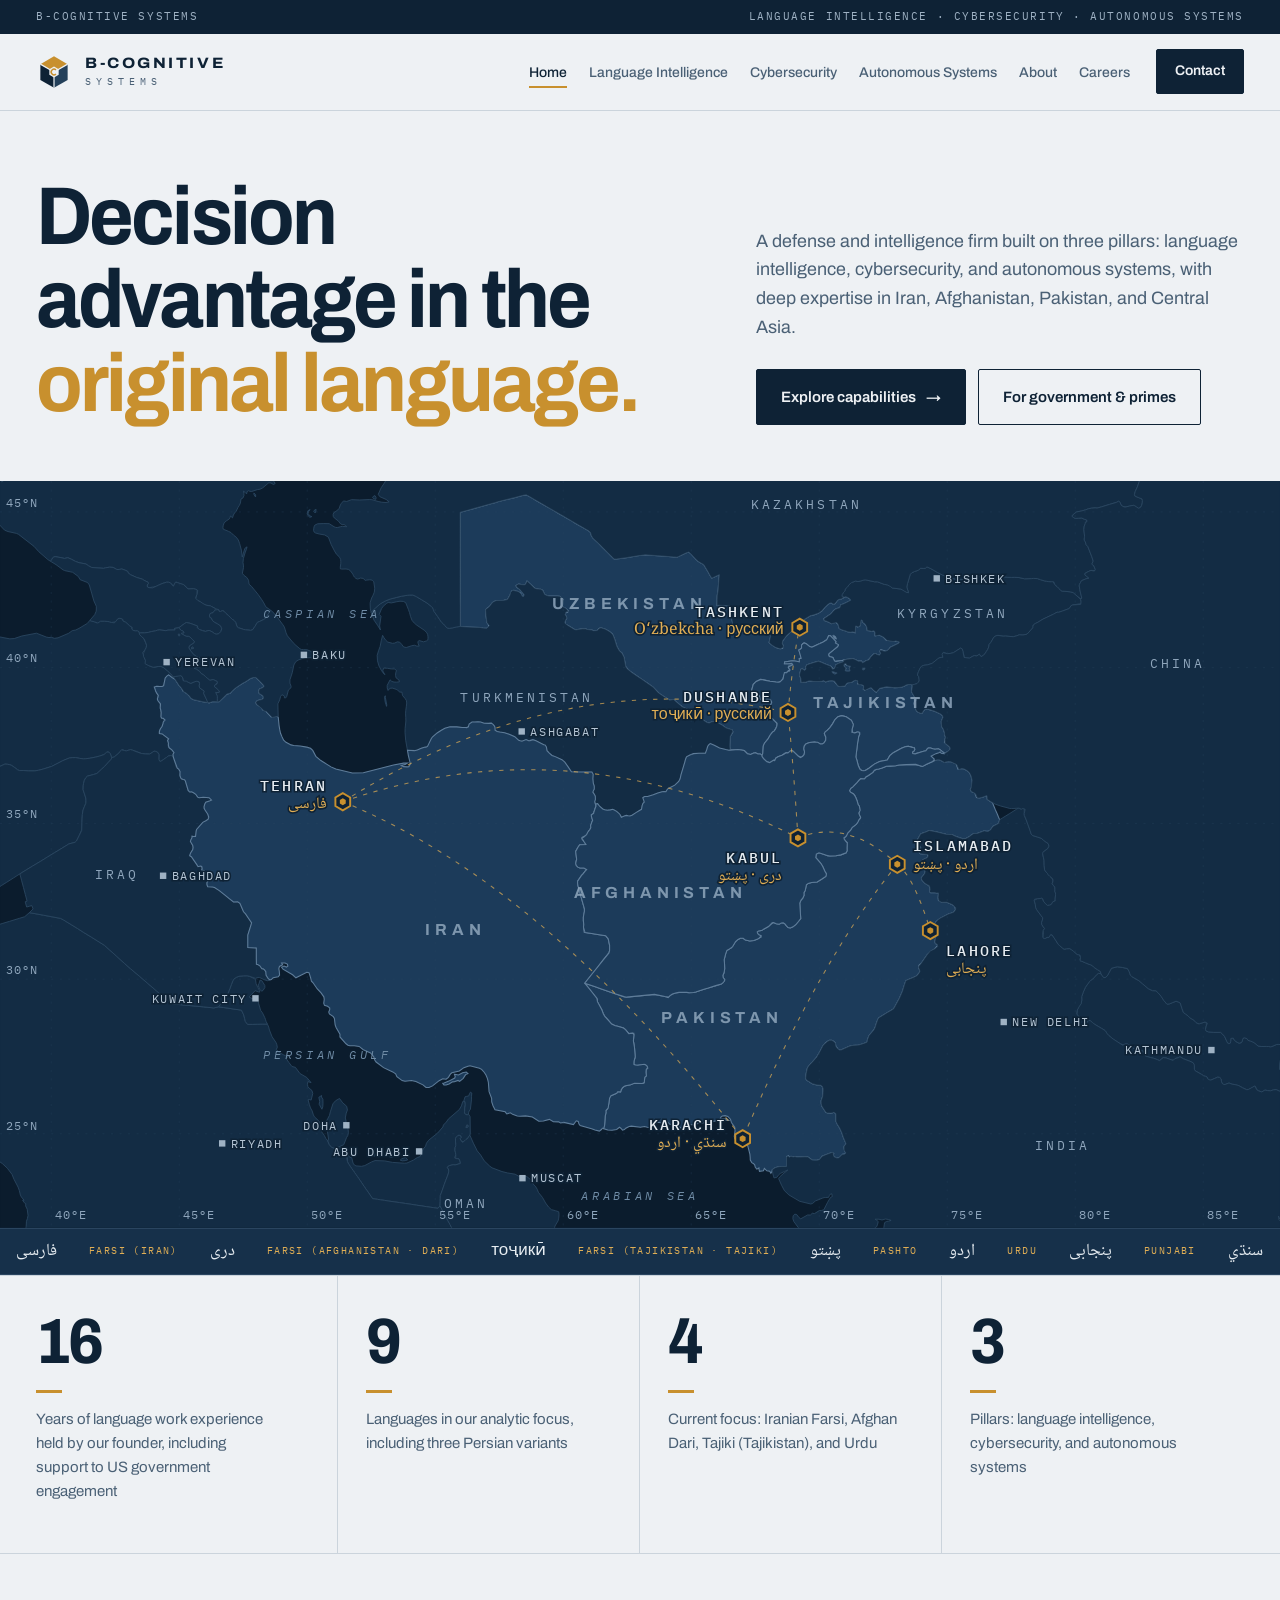
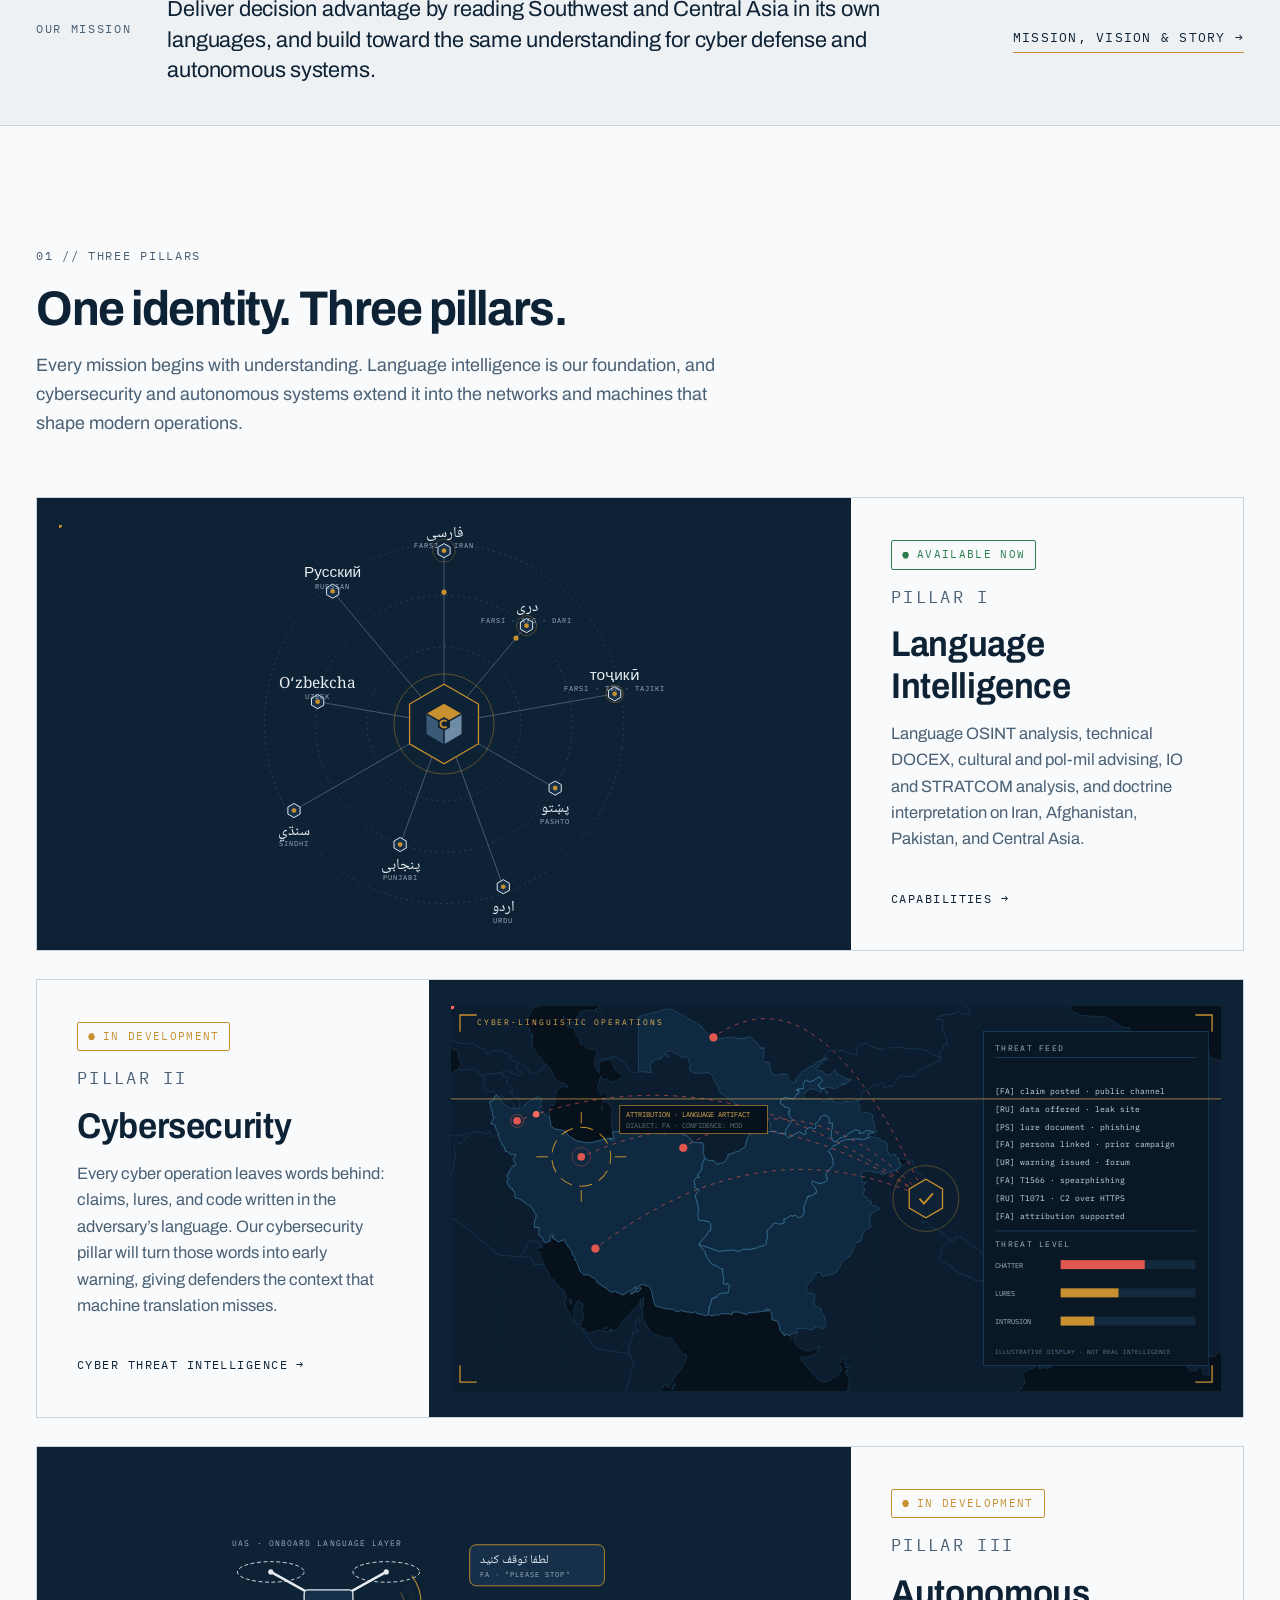
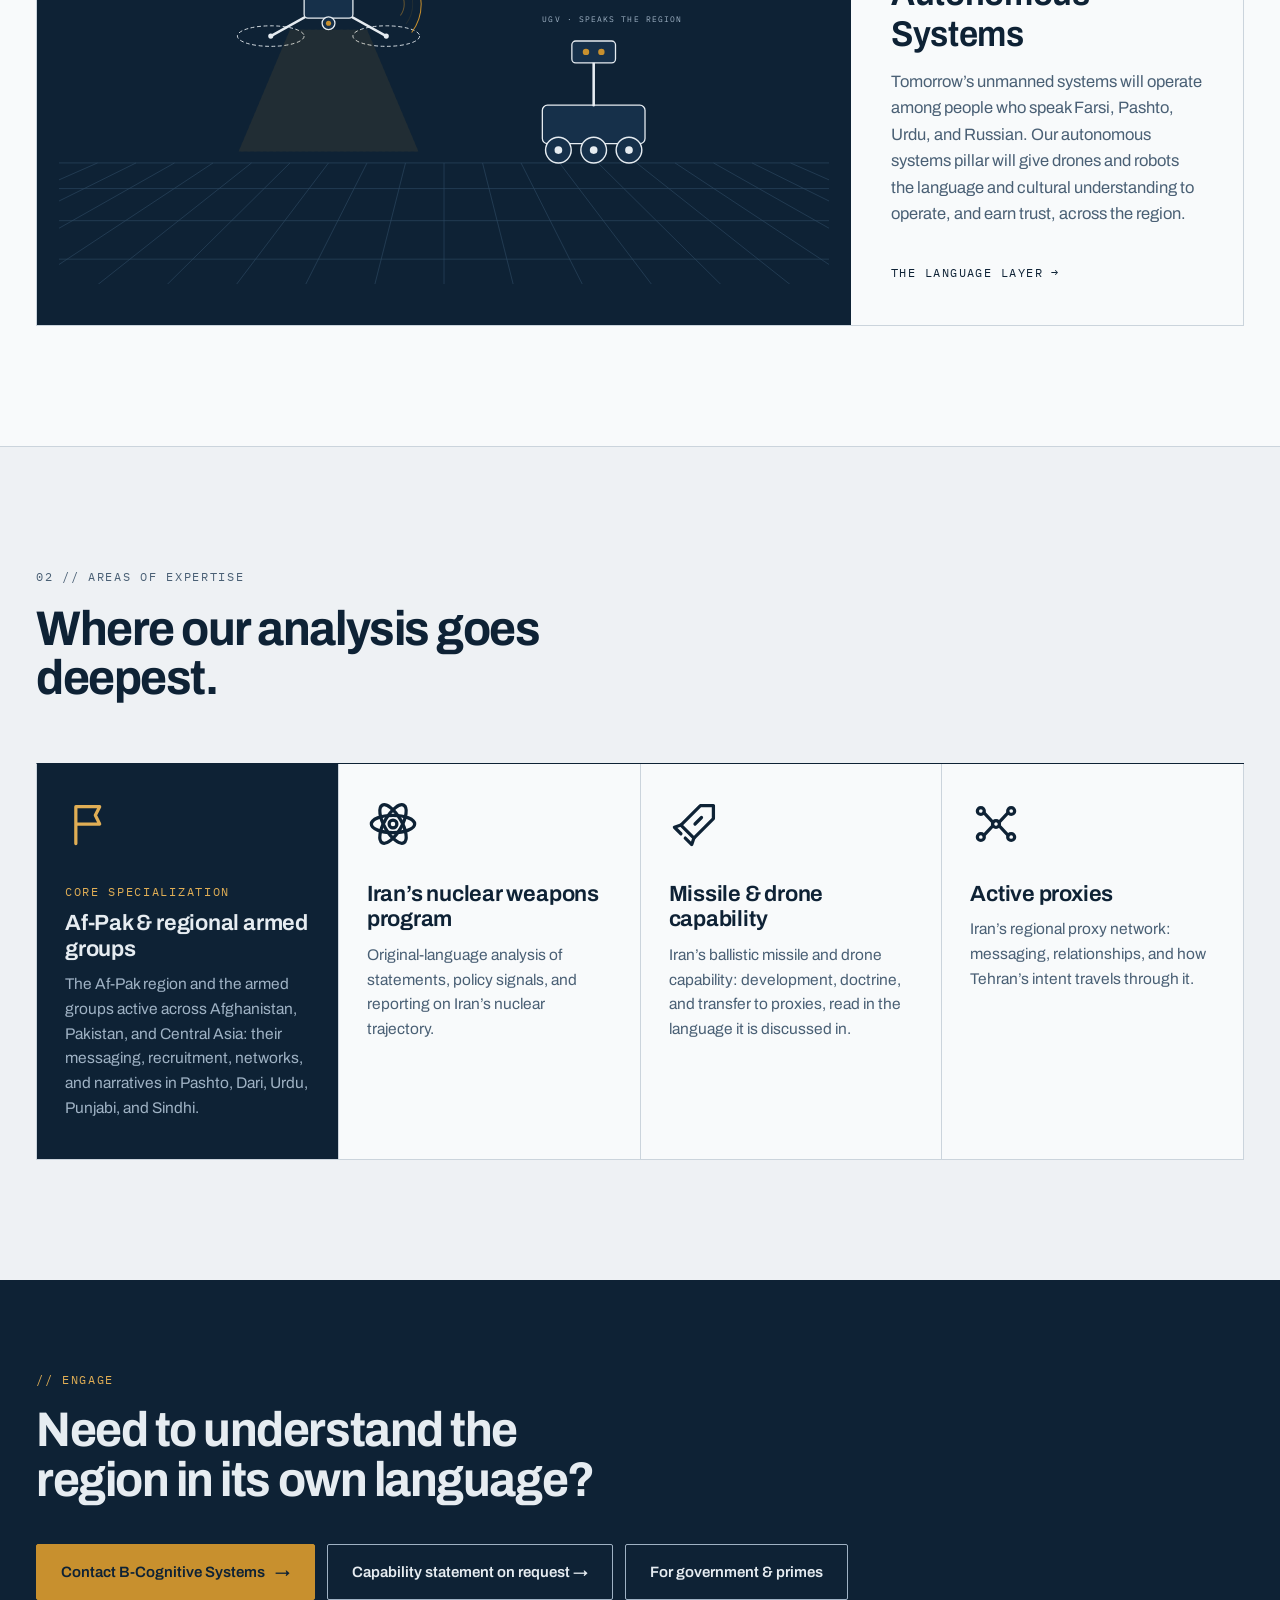
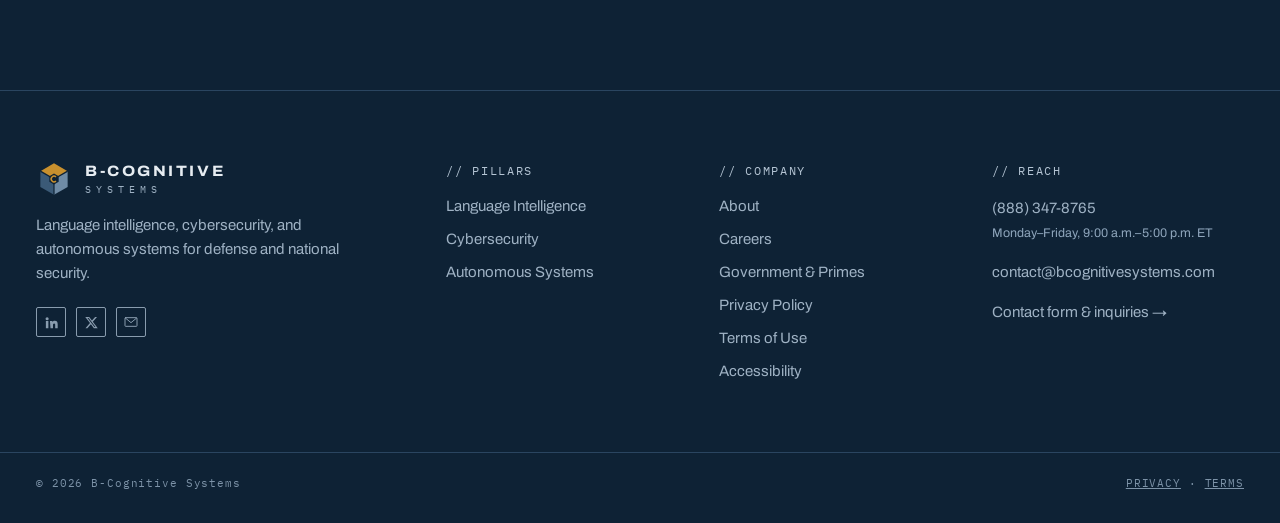
<file: index.html>
<!DOCTYPE html>
<html lang="en">
<head>
<meta charset="utf-8">
<meta name="viewport" content="width=device-width, initial-scale=1">
<title>B-Cognitive Systems — Decision Advantage in the Original Language</title>
<meta name="description" content="B-Cognitive Systems is a defense and intelligence firm built on three pillars: language intelligence, cybersecurity, and autonomous systems.">
<meta property="og:title" content="B-Cognitive Systems — Decision Advantage in the Original Language">
<meta property="og:description" content="B-Cognitive Systems is a defense and intelligence firm built on three pillars: language intelligence, cybersecurity, and autonomous systems.">
<meta name="theme-color" content="#EEF1F4">
<meta property="og:type" content="website">
<meta property="og:site_name" content="B-Cognitive Systems">
<meta property="og:url" content="https://bcognitivesystems.com/">
<meta property="og:image" content="https://bcognitivesystems.com/assets/og-image.png">
<meta property="og:image:width" content="1200">
<meta property="og:image:height" content="630">
<meta name="twitter:card" content="summary_large_image">
<meta name="twitter:image" content="https://bcognitivesystems.com/assets/og-image.png">
<link rel="canonical" href="https://bcognitivesystems.com/">
<link rel="apple-touch-icon" href="assets/apple-touch-icon.png">
<link rel="preconnect" href="https://fonts.googleapis.com">
<link rel="preconnect" href="https://fonts.gstatic.com" crossorigin>
<link href="https://fonts.googleapis.com/css2?family=Archivo:wdth,wght@75..115,400..800&family=IBM+Plex+Mono:wght@400;500&family=Noto+Naskh+Arabic:wght@500&display=swap" rel="stylesheet">
<link rel="icon" href="data:image/svg+xml,%3Csvg%20viewBox='0%200%2048%2048'%20xmlns='http://www.w3.org/2000/svg'%3E%3Cpolygon%20points='24.00,3.00%2042.19,13.50%2024.00,24.00%205.81,13.50'%20fill='%23C8902E'/%3E%3Cpolygon%20points='5.81,13.50%2024.00,24.00%2024.00,45.00%205.81,34.50'%20fill='%230E2235'/%3E%3Cpolygon%20points='24.00,24.00%2042.19,13.50%2042.19,34.50%2024.00,45.00'%20fill='%2324405A'/%3E%3Cg%20stroke='%23EEF1F4'%20stroke-width='1.6'%3E%3Cline%20x1='24'%20y1='24'%20x2='5.81'%20y2='13.50'/%3E%3Cline%20x1='24'%20y1='24'%20x2='42.19'%20y2='13.50'/%3E%3Cline%20x1='24'%20y1='24'%20x2='24.00'%20y2='45.00'/%3E%3C/g%3E%3Cpolygon%20points='24.00,16.80%2030.24,20.40%2030.24,27.60%2024.00,31.20%2017.76,27.60%2017.76,20.40'%20fill='%23EEF1F4'/%3E%3Cpath%20d='M26.62%2021.38%20A3.7%203.7%200%201%200%2026.62%2026.62'%20fill='none'%20stroke='%23C8902E'%20stroke-width='2'/%3E%3C/svg%3E">
<link rel="stylesheet" href="styles.css">
</head>
<body>
<a class="skip" href="#main">Skip to content</a>
<div class="topline"><div class="wrap"><span>B-COGNITIVE SYSTEMS</span><span class="hide-sm">LANGUAGE INTELLIGENCE · CYBERSECURITY · AUTONOMOUS SYSTEMS</span></div></div>
<header class="site">
 <div class="wrap bar">
  <a href="/" class="brand" aria-label="B-Cognitive Systems home"><svg viewBox="0 0 48 48" class="emblem" aria-hidden="true"><polygon points="24.00,3.00 42.19,13.50 24.00,24.00 5.81,13.50" fill="#C8902E"/><polygon points="5.81,13.50 24.00,24.00 24.00,45.00 5.81,34.50" fill="#0E2235"/><polygon points="24.00,24.00 42.19,13.50 42.19,34.50 24.00,45.00" fill="#24405A"/><g stroke="#EEF1F4" stroke-width="1.6"><line x1="24" y1="24" x2="5.81" y2="13.50"/><line x1="24" y1="24" x2="42.19" y2="13.50"/><line x1="24" y1="24" x2="24.00" y2="45.00"/></g><polygon points="24.00,16.80 30.24,20.40 30.24,27.60 24.00,31.20 17.76,27.60 17.76,20.40" fill="#EEF1F4"/><path d="M26.62 21.38 A3.7 3.7 0 1 0 26.62 26.62" fill="none" stroke="#C8902E" stroke-width="2"/></svg><span class="wm">B-COGNITIVE<em>SYSTEMS</em></span></a>
  <nav id="site-nav" aria-label="Main"><ul><li><a href="/" aria-current="page">Home</a></li><li><a href="/language-intelligence">Language Intelligence</a></li><li><a href="/cybersecurity">Cybersecurity</a></li><li><a href="/autonomous-systems">Autonomous Systems</a></li><li><a href="/about">About</a></li><li><a href="/careers">Careers</a></li></ul><a href="/contact" class="btn sm">Contact</a></nav>
  <button class="menu" aria-expanded="false" aria-controls="site-nav" aria-label="Open menu"><span></span><span></span></button>
 </div>
</header>
<main id="main">
<section class="hero">
 <div class="wrap">
  <div class="hero-row"><h1 class="reveal">Decision advantage in the <span>original language.</span></h1>
  <div class="hero-side reveal"><p class="lead">A defense and intelligence firm built on three pillars: language intelligence, cybersecurity, and autonomous systems, with deep expertise in Iran, Afghanistan, Pakistan, and Central Asia.</p><div class="cta"><a href="/language-intelligence" class="btn">Explore capabilities <span aria-hidden="true">→</span></a><a href="/government" class="btn line">For government &amp; primes</a></div></div></div>
 </div>
 <div class="mapband"><div class="mapinner"><svg class="theater" viewBox="0 0 1200 700" role="img" aria-label="Map of Southwest and Central Asia showing Tehran, Kabul, Islamabad, Lahore, Karachi, Dushanbe, and Tashkent" preserveAspectRatio="xMidYMid meet"><defs><clipPath id="mclip"><rect width="1200" height="700"/></clipPath></defs><g clip-path="url(#mclip)"><rect width="1200" height="700" class="sea"/><path d="M790.7,109.4 L792.9,108.4 L795.2,109.4 L797.1,110.6 L797.5,111.9 L792.7,114.4 L789.9,115.6 L788.6,115.8 L787.3,118.9 L785.5,119.4 L783.1,120.3 L781.5,121.6 L778.9,124.7 L772.3,129.2 L772.9,130.9 L774.9,131.4 L777.8,132.7 L779.3,133.8 L783.5,132.4 L785.6,134.1 L786.8,138.2 L788.7,139.3 L791.1,140.1 L792.6,140.4 L794.6,141.4 L797.4,141.7 L799.2,141.4 L801.5,142.2 L802.1,135.9 L804.0,136.9 L806.0,136.1 L806.9,133.1 L806.5,131.2 L807.9,130.0 L808.8,132.6 L810.2,133.3 L811.8,135.3 L812.6,136.8 L813.1,140.2 L815.0,140.4 L817.3,141.0 L818.7,140.4 L819.9,140.8 L820.4,142.4 L820.3,143.9 L820.5,145.1 L823.1,144.7 L824.7,144.6 L826.3,145.3 L828.2,146.3 L830.9,149.2 L835.9,149.8 L838.3,150.4 L839.7,149.9 L843.2,150.9 L842.7,152.1 L834.6,156.0 L833.9,157.2 L832.3,158.8 L830.5,159.7 L825.7,158.1 L824.9,159.9 L825.7,161.5 L824.6,163.3 L822.1,162.6 L820.6,161.7 L819.2,162.2 L816.3,165.1 L815.3,166.5 L813.6,168.0 L812.3,168.2 L810.5,169.5 L808.6,170.5 L807.6,168.9 L806.0,168.9 L804.5,168.9 L803.0,168.0 L801.0,167.0 L799.3,166.6 L794.3,167.1 L791.8,167.6 L789.6,168.2 L783.7,169.1 L782.5,168.8 L781.6,167.2 L780.8,165.5 L779.3,164.9 L777.5,164.5 L776.8,163.0 L777.2,161.8 L781.2,158.6 L784.8,155.7 L786.0,153.9 L783.3,152.3 L783.7,150.5 L781.8,148.4 L778.6,145.1 L776.9,145.0 L775.6,148.2 L771.3,151.1 L768.1,152.5 L762.6,155.1 L761.1,155.8 L759.1,155.2 L755.9,152.6 L753.9,151.8 L752.6,152.6 L751.4,153.9 L751.5,156.5 L750.2,157.8 L748.9,158.5 L751.3,165.4 L749.3,166.6 L750.6,169.2 L746.7,168.9 L742.9,168.5 L735.6,169.7 L735.4,171.3 L738.8,171.3 L742.3,171.0 L743.3,172.4 L741.8,173.0 L739.3,173.5 L739.8,176.2 L740.9,177.7 L739.2,177.6 L738.2,179.2 L736.5,179.5 L734.7,182.5 L734.1,185.6 L732.2,187.8 L729.6,188.7 L727.2,188.5 L725.9,188.2 L721.9,187.7 L717.8,186.9 L713.2,186.0 L709.0,187.9 L707.8,189.0 L706.2,190.6 L704.4,197.1 L705.6,198.4 L710.8,199.8 L712.0,201.0 L712.2,203.9 L714.5,204.7 L717.0,204.7 L719.0,204.4 L721.1,204.6 L722.5,205.3 L723.5,207.4 L721.1,213.8 L721.4,216.2 L722.1,219.5 L723.4,222.1 L726.0,224.7 L728.0,226.4 L728.5,228.4 L728.2,229.9 L727.1,232.4 L725.7,234.5 L724.2,235.4 L722.1,238.1 L720.2,241.5 L716.7,245.8 L715.6,248.3 L715.1,255.4 L714.2,257.5 L712.8,255.9 L710.6,256.0 L709.1,255.6 L706.6,255.0 L703.7,256.4 L700.7,255.7 L697.7,252.7 L691.9,251.7 L684.6,252.3 L684.2,249.1 L684.3,245.0 L684.6,239.6 L687.1,235.3 L686.5,233.7 L681.4,231.9 L680.1,231.2 L678.3,229.9 L676.2,228.5 L674.3,227.5 L671.3,226.2 L668.6,225.5 L666.9,226.0 L665.5,226.8 L664.1,226.8 L662.7,226.4 L657.6,223.2 L649.8,217.6 L643.7,213.7 L639.8,211.9 L636.8,209.5 L631.4,204.8 L627.9,205.5 L622.9,202.4 L618.3,199.5 L612.2,193.2 L607.0,189.6 L601.4,185.7 L597.7,183.3 L591.6,179.1 L588.7,176.6 L586.6,173.9 L585.0,165.3 L583.1,161.4 L580.5,159.2 L578.3,155.1 L576.4,148.9 L574.9,144.9 L573.7,143.1 L571.2,141.1 L567.5,138.9 L563.9,137.8 L562.6,137.8 L561.3,138.5 L559.9,140.2 L557.8,140.3 L556.3,140.3 L554.9,139.7 L550.4,139.2 L548.8,138.6 L546.1,138.6 L540.4,139.5 L538.9,139.4 L532.8,135.7 L530.2,134.2 L529.6,132.0 L530.5,129.9 L531.3,128.5 L530.9,127.0 L529.8,125.4 L529.8,123.7 L532.2,123.0 L532.6,121.5 L530.6,119.4 L527.1,118.0 L527.4,116.1 L527.5,114.7 L527.6,112.8 L528.2,111.1 L526.4,109.8 L524.6,108.1 L522.3,107.9 L514.9,107.9 L512.5,107.3 L510.6,106.3 L508.8,102.6 L506.9,101.4 L504.8,101.3 L502.3,100.9 L501.0,100.3 L497.5,96.9 L494.1,93.9 L492.7,96.8 L491.5,97.3 L488.5,97.1 L486.3,96.6 L485.0,97.2 L483.7,98.3 L484.9,99.9 L487.0,101.3 L490.1,104.8 L491.5,106.7 L490.9,108.2 L489.6,108.1 L488.9,106.5 L487.8,105.0 L485.6,103.6 L483.9,103.2 L481.8,102.5 L479.6,103.3 L478.1,106.9 L476.5,109.9 L475.6,111.2 L472.4,111.9 L465.2,112.1 L462.9,113.1 L461.5,114.2 L458.7,117.9 L456.8,119.2 L455.2,120.8 L455.6,126.3 L456.5,132.7 L457.8,134.4 L458.3,136.2 L456.5,138.1 L455.2,138.1 L452.7,137.8 L450.6,137.4 L443.5,137.1 L437.8,136.8 L431.5,136.4 L431.5,129.7 L431.5,123.1 L431.5,116.4 L431.4,109.6 L431.4,103.0 L431.4,96.3 L431.4,89.6 L431.4,82.9 L431.4,76.2 L431.4,69.5 L431.4,62.8 L431.4,56.1 L431.4,49.4 L431.4,42.7 L431.4,36.0 L431.4,29.3 L434.4,28.5 L438.2,27.5 L441.9,26.4 L446.1,25.2 L451.0,23.9 L455.2,22.7 L460.1,21.4 L463.9,20.3 L467.4,19.3 L472.0,18.1 L479.1,16.3 L483.0,15.4 L487.0,14.3 L490.8,13.3 L493.4,13.0 L496.0,14.3 L499.4,16.3 L502.7,18.2 L506.0,20.1 L509.3,22.0 L512.6,24.0 L516.0,25.9 L519.3,27.8 L522.6,29.7 L525.9,31.6 L529.2,33.5 L532.5,35.5 L535.9,37.4 L539.1,39.3 L542.4,41.2 L545.8,43.2 L549.1,45.1 L552.2,46.9 L553.6,48.2 L554.4,51.1 L555.8,53.4 L558.5,55.9 L561.3,58.5 L564.6,61.9 L567.0,64.3 L569.4,66.7 L573.3,70.6 L575.8,73.1 L577.8,73.2 L581.7,72.6 L587.0,71.9 L591.2,71.2 L596.3,70.4 L601.2,69.7 L605.0,69.2 L610.7,69.6 L616.3,70.0 L620.4,70.3 L624.3,70.6 L629.0,71.0 L631.6,71.2 L634.6,71.4 L635.9,70.9 L638.5,69.6 L640.9,68.5 L643.5,67.3 L645.8,66.6 L648.1,68.6 L650.0,70.7 L652.1,73.1 L654.5,75.3 L656.8,76.7 L659.9,78.4 L661.7,81.5 L664.1,85.6 L665.6,88.3 L667.3,91.1 L669.6,90.0 L672.1,88.8 L674.4,87.8 L674.1,91.2 L673.8,94.3 L673.5,99.0 L673.2,102.9 L672.4,107.5 L672.3,111.0 L672.3,114.1 L672.2,116.5 L676.6,116.6 L679.9,116.7 L684.0,116.8 L684.4,119.9 L684.9,124.2 L685.8,128.1 L686.5,131.4 L687.5,135.7 L688.0,137.9 L689.1,140.6 L691.6,141.7 L696.9,141.4 L701.4,141.1 L704.9,140.9 L708.7,140.7 L713.7,140.4 L715.3,141.0 L716.8,140.6 L718.4,140.1 L719.8,142.0 L721.5,144.1 L722.7,145.0 L722.1,147.0 L721.4,149.9 L721.1,151.4 L722.7,153.0 L723.9,153.9 L727.0,155.9 L729.9,156.9 L731.9,157.2 L733.7,156.8 L734.2,154.2 L733.4,152.7 L733.5,150.8 L734.0,149.4 L735.9,147.0 L737.7,144.6 L740.5,142.2 L743.7,139.9 L745.0,138.1 L745.6,135.2 L747.7,133.4 L750.0,132.4 L752.8,131.5 L753.6,130.0 L757.6,127.5 L759.9,126.2 L762.9,125.5 L767.1,123.9 L770.3,121.9 L773.4,118.2 L775.9,115.9 L778.0,114.4 L779.8,114.3 L781.0,115.5 L782.7,115.1 L783.9,113.5 L785.1,111.8 L786.3,111.0 L788.7,110.6 L790.7,109.4Z M783.7,147.7 L782.9,145.8 L781.2,145.4 L783.0,147.8Z M797.0,178.1 L795.8,178.4 L793.5,178.3 L792.3,178.0 L793.1,175.7 L791.3,173.9 L791.1,172.4 L791.4,171.1 L793.9,172.7 L795.2,173.3 L797.5,173.6 L796.3,175.6 L797.1,177.7Z M810.7,176.5 L810.1,177.7 L808.0,176.6 L809.7,175.6 L811.0,175.2 L810.7,176.5Z" class="land-f"/><path d="M439.2,593.5 L440.7,595.9 L440.9,612.0 L440.5,613.3 L439.5,614.5 L438.4,616.4 L436.9,617.3 L435.7,618.5 L434.5,619.8 L432.2,618.4 L431.3,616.6 L432.4,615.2 L432.0,613.8 L430.0,613.3 L427.8,615.1 L427.1,616.3 L427.0,618.9 L427.3,621.7 L427.3,623.1 L426.7,624.8 L426.5,627.4 L426.9,629.3 L427.3,631.5 L426.2,634.6 L430.3,635.4 L431.2,637.5 L431.8,639.0 L429.4,640.5 L426.7,641.2 L424.8,641.0 L421.1,641.9 L419.2,643.4 L420.4,645.0 L420.8,647.0 L420.2,649.7 L419.2,652.4 L417.9,655.7 L416.5,659.5 L414.5,665.3 L412.8,669.8 L412.7,673.1 L412.7,675.2 L412.5,679.5 L410.8,681.8 L408.6,681.6 L406.2,681.2 L403.3,680.8 L399.7,680.3 L395.3,679.6 L390.4,678.9 L385.4,678.1 L380.0,677.3 L374.6,676.5 L369.5,675.8 L364.6,675.1 L360.3,674.4 L356.6,673.9 L353.8,673.4 L352.0,673.2 L349.3,672.8 L348.2,671.2 L346.9,669.3 L345.6,667.4 L344.3,665.5 L342.9,663.6 L341.6,661.6 L340.3,659.8 L339.0,657.8 L337.7,655.9 L336.4,654.0 L335.1,652.1 L333.7,650.2 L332.4,648.3 L331.1,646.4 L329.7,644.5 L328.4,642.6 L327.1,640.6 L326.3,639.4 L325.7,637.9 L325.6,634.1 L326.5,631.8 L328.0,634.3 L329.6,634.0 L331.0,639.5 L332.2,641.3 L333.8,642.1 L338.9,642.5 L342.0,641.8 L348.3,638.4 L351.6,637.1 L360.6,637.4 L367.9,638.8 L379.2,639.6 L381.5,639.4 L387.5,636.7 L391.3,634.2 L393.6,633.5 L395.0,631.2 L396.0,628.2 L396.8,626.2 L399.0,623.6 L399.8,620.8 L401.9,618.0 L410.3,611.3 L415.2,605.6 L415.7,603.8 L418.4,601.0 L420.5,598.0 L430.6,589.3 L432.6,585.8 L433.8,581.8 L436.0,581.9 L436.2,584.9 L435.7,587.8 L435.6,590.8 L435.5,592.4 L436.4,593.7 L438.0,594.2 L439.2,593.5Z M438.7,605.6 L438.9,604.4 L437.6,603.6 L437.0,606.3 L438.7,605.6Z M368.0,634.1 L366.2,634.3 L364.6,633.2 L368.0,631.7 L369.9,629.7 L369.8,632.7 L368.0,634.1Z M350.8,633.2 L350.0,631.9 L351.1,630.7 L351.7,632.0 L350.8,633.2Z M382.2,636.5 L379.8,637.2 L377.1,637.4 L375.2,636.7 L376.5,635.5 L380.0,634.1 L381.5,635.4Z M395.2,628.7 L392.6,628.7 L393.1,627.0 L395.2,628.7Z" class="land"/><path d="M362.6,209.9 L362.4,211.3 L361.1,207.2 L360.5,202.6 L361.2,201.3 L361.3,203.1 L362.6,209.9Z M431.5,136.4 L437.8,136.8 L443.5,137.1 L450.6,137.4 L452.7,137.8 L455.2,138.1 L456.5,138.1 L457.6,136.9 L458.9,135.6 L456.5,132.7 L455.6,126.3 L455.2,120.8 L456.8,119.2 L458.7,117.9 L461.5,114.2 L462.9,113.1 L465.2,112.1 L472.4,111.9 L475.6,111.2 L476.5,109.9 L478.1,106.9 L478.7,104.4 L480.7,102.4 L483.9,103.2 L485.6,103.6 L486.8,104.2 L488.9,106.5 L489.6,108.1 L490.9,108.2 L491.5,106.7 L490.1,104.8 L487.0,101.3 L484.9,99.9 L483.7,98.3 L485.0,97.2 L486.3,96.6 L488.5,97.1 L491.5,97.3 L492.7,96.8 L494.1,93.9 L497.5,96.9 L501.0,100.3 L502.3,100.9 L504.8,101.3 L506.9,101.4 L508.8,102.6 L510.6,106.3 L512.5,107.3 L514.9,107.9 L522.3,107.9 L524.6,108.1 L526.4,109.8 L527.7,110.5 L528.0,111.9 L527.5,114.7 L527.4,116.1 L526.6,117.4 L530.6,119.4 L531.7,120.8 L532.8,122.4 L530.6,122.7 L529.8,125.4 L530.9,127.0 L531.3,128.5 L530.5,129.9 L529.6,132.0 L529.6,133.4 L532.8,135.7 L538.9,139.4 L540.4,139.5 L546.1,138.6 L548.8,138.6 L550.4,139.2 L554.9,139.7 L556.3,140.3 L557.8,140.3 L559.9,140.2 L561.3,138.5 L562.6,137.8 L563.9,137.8 L567.5,138.9 L571.2,141.1 L573.7,143.1 L574.9,144.9 L576.4,148.9 L578.3,155.1 L580.5,159.2 L583.1,161.4 L585.0,165.3 L586.6,173.9 L587.6,175.7 L591.6,179.1 L597.7,183.3 L601.4,185.7 L607.0,189.6 L612.2,193.2 L617.3,198.7 L622.9,202.4 L627.9,205.5 L631.4,204.8 L636.8,209.5 L638.9,211.3 L643.7,213.7 L649.8,217.6 L657.6,223.2 L662.7,226.4 L664.1,226.8 L665.5,226.8 L666.9,226.0 L668.6,225.5 L671.3,226.2 L674.3,227.5 L676.2,228.5 L678.3,229.9 L680.1,231.2 L681.4,231.9 L685.8,233.0 L687.1,234.5 L684.6,239.6 L684.3,245.0 L684.2,249.1 L684.6,252.3 L683.3,252.4 L680.4,251.8 L674.6,250.4 L669.6,247.7 L666.3,245.9 L664.4,247.4 L663.4,248.9 L662.6,251.8 L661.3,255.2 L655.3,255.3 L650.2,255.6 L646.8,256.9 L643.6,258.6 L642.7,260.8 L642.0,263.5 L640.1,269.8 L638.4,275.5 L637.6,279.2 L636.3,281.7 L632.6,285.1 L628.4,287.3 L626.2,288.4 L625.2,289.7 L625.0,291.0 L622.5,291.1 L620.7,291.3 L616.7,292.6 L612.4,294.2 L607.2,295.8 L604.3,295.8 L603.1,296.2 L603.1,298.4 L604.0,301.0 L602.8,302.2 L602.0,304.3 L601.4,307.8 L599.5,308.9 L596.6,310.7 L593.3,312.9 L590.6,314.0 L588.8,313.8 L587.1,313.5 L585.3,314.1 L583.4,315.9 L582.1,313.5 L578.1,309.7 L575.6,307.9 L572.2,308.3 L569.3,308.6 L566.9,308.2 L565.1,307.5 L562.1,304.9 L561.1,303.5 L558.3,302.8 L557.6,300.3 L558.2,298.6 L558.1,295.5 L556.9,293.3 L555.6,292.3 L556.4,290.1 L557.1,288.8 L557.1,286.1 L556.2,283.2 L555.8,279.1 L556.1,275.0 L554.9,272.9 L545.0,272.9 L536.2,273.1 L532.3,267.5 L529.5,263.6 L526.8,261.3 L520.5,258.4 L517.5,257.3 L515.0,255.1 L512.8,252.8 L512.3,249.5 L511.2,247.6 L509.8,247.3 L502.5,243.6 L499.6,242.5 L496.8,243.4 L495.6,243.5 L493.2,242.4 L490.4,243.9 L487.7,243.6 L486.3,243.1 L482.6,239.7 L479.5,238.3 L477.3,237.4 L473.0,236.1 L468.5,235.4 L466.1,234.9 L464.5,234.1 L464.1,232.4 L464.0,230.8 L463.4,229.5 L462.2,228.1 L460.6,227.0 L457.9,227.2 L453.8,227.1 L450.6,226.0 L448.1,225.8 L445.1,226.0 L442.5,226.0 L440.8,226.9 L439.1,230.5 L437.5,231.2 L436.1,231.1 L433.2,231.1 L428.2,230.5 L421.9,230.4 L417.1,231.9 L413.4,233.9 L409.8,236.2 L405.6,239.8 L404.4,241.4 L401.9,247.9 L399.3,249.5 L397.9,249.6 L395.0,250.6 L391.2,252.2 L388.6,252.8 L382.0,252.5 L381.6,250.4 L380.3,243.0 L379.7,235.5 L379.8,232.0 L380.5,225.0 L380.4,221.5 L380.2,218.3 L380.4,215.2 L380.9,211.7 L381.3,208.1 L380.9,205.6 L379.6,203.7 L377.4,201.2 L377.1,199.7 L376.9,198.0 L374.8,197.9 L372.9,196.2 L371.4,195.3 L368.1,194.2 L366.4,194.2 L364.9,194.9 L363.8,196.4 L363.0,194.0 L363.0,191.6 L365.7,186.4 L367.3,187.9 L369.4,188.5 L372.0,188.6 L374.5,188.2 L373.9,186.4 L371.4,184.7 L370.8,182.3 L371.0,179.9 L371.7,177.6 L369.7,176.2 L366.9,176.2 L363.3,175.6 L359.7,175.4 L358.8,178.0 L360.8,181.6 L359.2,179.9 L357.5,177.5 L355.3,173.4 L353.9,168.6 L353.6,163.4 L354.9,159.1 L356.4,155.0 L357.4,149.8 L358.7,144.7 L360.0,147.0 L361.4,149.0 L363.5,151.0 L368.0,152.2 L370.1,151.9 L372.5,150.8 L374.7,151.1 L376.6,153.2 L378.4,155.6 L380.9,156.1 L386.1,154.4 L388.6,154.0 L390.8,154.8 L393.0,154.8 L392.1,152.7 L391.7,150.6 L393.0,149.6 L397.1,150.8 L399.8,149.9 L401.1,149.0 L401.3,147.3 L401.2,145.4 L400.9,143.8 L400.1,142.3 L398.2,140.2 L390.8,135.2 L388.4,133.2 L386.3,130.7 L384.9,127.1 L383.9,123.3 L382.9,120.5 L380.3,114.0 L378.1,112.9 L375.0,112.7 L371.9,113.2 L366.9,114.3 L363.9,113.9 L362.6,114.6 L359.3,117.4 L357.7,119.7 L355.5,125.1 L357.2,126.8 L355.9,135.9 L356.7,139.7 L353.9,135.2 L350.6,130.4 L347.9,123.1 L352.7,118.3 L356.9,114.9 L360.3,112.9 L366.0,110.6 L372.0,109.1 L376.5,108.0 L382.2,107.1 L384.1,106.9 L386.9,106.9 L389.2,107.8 L390.5,108.5 L395.4,111.4 L400.3,114.4 L404.5,117.7 L405.7,119.0 L406.3,120.6 L406.9,122.2 L410.4,127.2 L411.9,129.5 L414.0,132.5 L415.7,133.9 L417.3,135.7 L418.4,137.2 L419.7,137.9 L421.1,138.2 L424.3,137.7 L428.1,136.8 L430.5,136.4Z" class="land"/><path d="M-288.7,171.0 L-294.3,171.9 L-295.9,171.1 L-294.2,169.3 L-291.0,168.2 L-288.6,169.8 L-288.7,171.0Z M84.2,130.7 L85.8,131.3 L88.8,132.1 L90.7,133.0 L94.2,131.4 L97.9,131.4 L101.1,131.7 L102.7,132.0 L104.7,132.6 L107.2,133.0 L109.6,129.5 L112.4,128.7 L114.1,128.9 L115.7,131.5 L117.8,132.2 L121.4,135.6 L123.6,136.9 L123.4,138.1 L124.9,140.0 L126.7,140.4 L128.7,140.3 L130.4,141.3 L130.6,142.7 L130.9,144.0 L132.5,145.7 L134.2,146.7 L136.7,151.8 L137.4,154.0 L137.1,156.1 L136.0,158.2 L133.7,160.9 L134.8,163.5 L136.3,168.0 L137.0,170.1 L139.0,172.9 L142.6,174.3 L144.1,174.6 L148.3,173.9 L150.9,173.8 L153.6,175.1 L157.4,178.3 L161.6,182.4 L162.4,183.7 L163.6,185.2 L161.4,184.3 L158.1,181.7 L156.4,182.9 L154.9,184.7 L153.4,191.9 L152.1,192.6 L149.7,192.6 L147.0,192.4 L145.1,192.7 L144.8,193.9 L145.8,196.6 L145.9,197.8 L148.3,200.0 L148.1,202.5 L147.5,204.3 L148.1,206.1 L149.6,208.2 L150.2,212.9 L150.7,214.6 L151.1,217.1 L150.9,221.1 L151.6,222.4 L153.0,222.5 L154.3,222.9 L153.1,225.9 L152.9,227.2 L152.4,229.1 L150.4,232.2 L149.5,234.3 L149.0,236.0 L152.1,237.1 L153.5,238.3 L157.4,240.8 L157.1,243.3 L157.6,244.7 L157.9,246.1 L157.8,247.7 L157.8,249.8 L161.1,252.1 L163.0,254.0 L162.2,256.2 L162.4,257.9 L160.1,257.4 L158.5,257.4 L155.9,259.3 L153.6,260.8 L151.8,262.2 L149.9,263.0 L148.9,261.0 L149.0,256.6 L148.6,255.2 L146.7,253.7 L144.3,253.3 L142.6,254.6 L140.1,256.0 L136.3,255.9 L133.7,255.6 L132.4,255.4 L127.4,253.3 L124.4,252.4 L122.3,251.8 L118.5,253.0 L116.8,252.7 L114.6,251.7 L111.3,255.2 L107.0,258.8 L104.6,259.3 L103.5,255.8 L102.5,254.4 L100.8,253.8 L97.5,256.5 L93.3,257.9 L89.9,258.8 L84.3,259.9 L80.2,260.4 L78.4,260.5 L74.5,260.0 L71.0,259.3 L67.6,259.4 L65.0,259.7 L58.8,262.2 L48.4,267.6 L40.4,270.1 L36.0,271.2 L32.6,271.8 L26.6,271.8 L21.8,271.4 L18.4,271.5 L16.5,270.8 L13.9,268.7 L10.6,266.5 L9.2,266.0 L7.3,265.6 L4.6,265.4 L-2.2,268.5 L-4.4,269.3 L-6.7,270.0 L-11.4,271.9 L-13.6,272.9 L-16.2,272.8 L-19.5,272.5 L-22.4,272.6 L-24.4,271.2 L-25.4,269.5 L-29.4,268.5 L-32.2,268.3 L-33.7,271.2 L-34.9,276.9 L-35.1,278.3 L-32.6,284.0 L-34.5,285.1 L-36.5,285.2 L-37.9,285.7 L-39.7,291.6 L-42.0,292.5 L-43.2,293.5 L-44.3,296.5 L-48.8,294.3 L-50.5,294.1 L-49.1,291.7 L-50.7,287.0 L-52.5,282.7 L-50.8,279.8 L-47.3,276.4 L-43.5,272.4 L-43.5,270.0 L-43.7,268.1 L-44.8,266.9 L-46.8,265.1 L-50.3,267.0 L-52.8,269.0 L-54.3,269.4 L-56.2,270.5 L-57.0,272.6 L-59.1,274.2 L-62.5,274.9 L-67.7,273.1 L-73.4,270.5 L-76.5,268.4 L-79.1,267.9 L-81.6,268.8 L-88.8,274.0 L-95.5,281.7 L-97.1,283.1 L-103.3,286.3 L-107.5,287.5 L-109.4,287.2 L-117.6,288.7 L-121.7,288.9 L-124.9,290.6 L-131.2,288.7 L-135.0,286.3 L-137.2,283.9 L-140.8,278.5 L-143.5,276.1 L-149.3,273.8 L-159.6,268.3 L-162.3,267.7 L-169.2,266.9 L-176.5,266.4 L-178.1,268.4 L-178.6,276.3 L-179.9,278.5 L-180.4,282.6 L-181.3,283.8 L-182.7,284.6 L-184.9,283.3 L-186.4,282.7 L-190.0,284.4 L-197.1,286.8 L-199.5,287.1 L-207.6,284.1 L-210.6,282.2 L-212.5,280.1 L-213.2,276.5 L-214.4,274.4 L-214.6,273.0 L-215.0,271.5 L-216.7,270.8 L-218.5,272.0 L-220.4,272.0 L-222.7,271.2 L-228.4,268.2 L-232.7,268.0 L-235.3,271.7 L-237.3,272.8 L-239.5,273.2 L-237.9,269.7 L-244.7,270.2 L-248.2,272.0 L-251.0,271.7 L-253.1,270.9 L-250.6,269.5 L-248.8,268.7 L-241.6,268.1 L-239.8,267.4 L-238.0,264.8 L-234.6,262.6 L-236.8,261.6 L-248.0,262.3 L-255.7,261.9 L-257.7,263.2 L-258.0,260.2 L-256.8,258.8 L-255.1,259.0 L-251.2,257.7 L-251.5,255.3 L-254.4,253.5 L-257.0,252.3 L-258.8,251.2 L-259.1,248.2 L-260.4,244.9 L-262.4,243.3 L-258.6,241.3 L-257.9,236.8 L-258.4,233.9 L-260.1,233.7 L-265.3,231.5 L-266.9,231.7 L-268.6,229.3 L-271.6,227.6 L-273.1,228.2 L-275.4,228.6 L-277.7,227.1 L-280.0,226.2 L-279.8,222.5 L-278.0,222.6 L-277.7,220.5 L-279.1,216.9 L-278.9,215.1 L-277.4,214.6 L-275.7,215.0 L-273.9,217.1 L-273.4,219.2 L-273.7,221.1 L-272.6,223.1 L-271.3,221.5 L-269.5,222.0 L-267.3,222.4 L-261.6,221.2 L-264.7,220.3 L-266.2,219.3 L-267.9,217.1 L-268.9,215.1 L-269.7,212.6 L-266.2,210.7 L-263.7,207.5 L-265.9,206.1 L-267.2,206.4 L-268.4,205.3 L-268.6,203.8 L-267.6,202.5 L-267.5,200.8 L-270.8,196.6 L-270.9,194.2 L-268.4,192.0 L-266.1,189.1 L-268.2,187.8 L-276.4,189.0 L-279.6,190.0 L-285.3,190.5 L-285.7,189.0 L-285.6,187.6 L-284.3,185.0 L-284.4,178.7 L-283.6,175.3 L-280.5,174.3 L-276.6,169.2 L-270.3,163.3 L-263.7,163.5 L-261.1,161.8 L-257.2,161.7 L-256.4,162.9 L-252.5,165.7 L-246.5,165.4 L-245.0,164.8 L-243.6,163.9 L-246.4,161.0 L-243.0,160.0 L-240.3,160.7 L-240.9,162.3 L-241.7,163.9 L-233.1,163.3 L-224.9,164.0 L-222.3,163.6 L-215.8,163.6 L-216.6,161.4 L-218.5,160.9 L-219.8,160.3 L-221.1,159.4 L-217.0,156.6 L-214.7,156.1 L-203.8,154.3 L-195.7,153.5 L-207.3,151.4 L-209.8,150.3 L-213.2,147.7 L-214.9,145.6 L-214.4,142.9 L-213.8,140.7 L-212.5,139.4 L-208.3,139.2 L-194.0,141.4 L-183.7,140.1 L-172.5,143.4 L-161.9,142.7 L-159.7,141.2 L-157.0,136.5 L-142.0,128.6 L-136.7,124.6 L-131.0,122.3 L-121.3,119.8 L-113.2,116.5 L-110.8,116.2 L-91.4,117.7 L-78.0,117.9 L-71.9,114.8 L-68.3,115.9 L-69.3,117.9 L-69.0,119.9 L-67.0,122.6 L-64.9,124.6 L-58.6,127.4 L-49.9,125.0 L-48.6,125.3 L-46.7,125.9 L-43.7,133.4 L-41.3,136.0 L-38.3,137.8 L-35.8,138.2 L-34.0,136.3 L-32.5,135.6 L-29.4,135.3 L-24.2,137.8 L-22.4,140.5 L-13.6,142.5 L-5.6,143.5 L-2.2,145.8 L9.2,148.0 L13.4,147.7 L20.5,145.3 L34.2,142.7 L43.4,146.3 L45.9,146.8 L48.0,146.5 L51.1,147.5 L54.4,147.0 L64.5,142.7 L67.7,140.3 L71.0,139.7 L74.0,138.2 L81.9,133.5 L84.2,130.7Z M-239.7,117.6 L-240.3,120.9 L-238.8,124.6 L-235.3,129.6 L-231.7,132.2 L-217.3,138.6 L-214.6,139.2 L-215.2,141.7 L-216.1,144.1 L-217.0,145.6 L-221.3,146.6 L-232.9,143.8 L-235.9,143.5 L-237.9,144.1 L-241.8,146.1 L-246.1,145.4 L-252.0,146.6 L-253.7,150.5 L-257.8,155.0 L-264.6,158.5 L-269.5,160.5 L-276.7,167.4 L-280.1,171.4 L-281.5,172.2 L-283.1,172.8 L-282.6,170.9 L-281.7,169.1 L-281.9,167.8 L-281.9,165.8 L-279.5,163.6 L-277.3,162.0 L-270.7,159.1 L-269.0,156.7 L-274.1,156.8 L-279.3,157.3 L-282.6,157.0 L-285.5,157.2 L-286.4,155.1 L-287.1,153.8 L-285.4,153.1 L-283.7,150.9 L-282.2,149.2 L-280.0,147.2 L-279.5,145.9 L-280.0,144.0 L-280.2,141.6 L-280.0,138.9 L-275.1,135.8 L-273.5,135.5 L-273.0,134.1 L-273.4,130.9 L-274.1,128.3 L-276.1,127.4 L-278.1,125.5 L-280.3,124.9 L-280.1,123.3 L-275.7,121.7 L-274.8,119.7 L-274.1,118.2 L-271.7,117.7 L-268.8,117.4 L-266.8,116.9 L-264.7,115.9 L-259.4,114.4 L-258.2,113.9 L-257.0,114.3 L-255.3,115.9 L-252.6,118.2 L-251.2,119.0 L-248.1,117.8 L-246.2,117.8 L-244.8,117.9 L-242.9,117.1 L-239.7,117.6Z" class="land"/><path d="M714.2,257.5 L715.1,255.4 L715.6,248.3 L716.7,245.8 L720.2,241.5 L722.1,238.1 L724.2,235.4 L725.7,234.5 L727.1,232.4 L728.2,229.9 L728.5,228.4 L728.5,227.2 L726.0,224.7 L723.4,222.1 L722.1,219.5 L721.4,216.2 L721.1,213.8 L723.5,207.4 L722.5,205.3 L721.1,204.6 L719.0,204.4 L717.0,204.7 L714.5,204.7 L712.6,204.3 L712.0,201.0 L710.8,199.8 L705.6,198.4 L704.4,197.1 L706.2,190.6 L707.8,189.0 L709.0,187.9 L713.2,186.0 L717.8,186.9 L721.9,187.7 L725.9,188.2 L727.2,188.5 L729.6,188.7 L731.1,188.5 L734.1,185.6 L734.7,182.5 L735.4,179.7 L737.6,179.8 L738.5,178.4 L739.9,178.4 L740.7,177.1 L738.9,174.6 L741.8,173.0 L743.3,172.4 L742.3,171.0 L738.8,171.3 L735.4,171.3 L735.6,169.7 L742.9,168.5 L746.7,168.9 L749.4,169.5 L749.3,166.6 L751.1,166.3 L748.9,158.5 L750.2,157.8 L751.5,156.5 L751.4,153.9 L752.6,152.6 L753.9,151.8 L755.9,152.6 L759.1,155.2 L761.1,155.8 L762.6,155.1 L768.1,152.5 L771.3,151.1 L775.0,149.0 L776.9,145.0 L778.6,145.1 L781.8,148.4 L783.7,150.5 L783.2,151.8 L786.0,153.4 L785.4,155.0 L781.2,158.6 L777.2,161.8 L776.8,163.0 L777.5,164.5 L779.3,164.9 L780.8,165.5 L781.6,167.2 L782.5,168.8 L783.7,169.1 L789.6,168.2 L791.0,168.0 L790.7,169.5 L785.7,171.2 L783.5,172.6 L783.0,175.1 L781.3,176.3 L778.8,173.6 L777.1,173.0 L774.6,172.0 L769.7,169.9 L767.2,169.1 L762.4,170.4 L756.7,172.2 L755.2,174.4 L755.7,176.4 L754.4,177.6 L752.7,176.5 L751.3,175.9 L750.7,177.4 L749.9,180.1 L749.5,182.0 L750.7,184.7 L751.2,188.9 L753.4,188.6 L755.1,188.6 L758.3,187.4 L760.0,187.4 L762.5,187.9 L767.0,188.0 L770.4,187.8 L772.1,187.1 L773.9,188.3 L777.4,187.2 L780.0,187.1 L781.7,187.4 L784.3,190.4 L785.6,192.1 L787.2,192.7 L792.1,192.2 L793.6,189.8 L794.8,189.2 L796.9,189.0 L798.5,188.6 L799.9,187.6 L801.7,186.8 L803.3,186.5 L804.4,188.0 L804.1,190.2 L808.1,191.1 L809.6,191.8 L809.7,193.1 L809.4,195.2 L810.7,196.1 L815.8,193.9 L817.0,193.9 L818.0,195.1 L819.5,196.6 L821.5,198.1 L822.9,196.2 L824.6,194.3 L827.7,193.7 L829.5,193.2 L831.4,192.9 L837.0,193.6 L838.8,193.7 L842.6,193.6 L845.6,193.2 L848.0,192.1 L849.3,191.3 L851.3,190.8 L853.8,190.8 L855.2,191.1 L855.3,192.6 L854.9,195.5 L854.6,197.5 L856.6,201.1 L857.9,202.9 L859.1,204.1 L859.1,205.9 L857.5,206.6 L856.7,208.4 L858.1,212.9 L859.3,215.6 L860.9,216.9 L863.3,217.8 L864.6,217.6 L865.6,215.6 L867.1,214.0 L868.5,214.1 L870.7,214.1 L876.4,215.8 L881.9,218.4 L883.5,219.9 L884.1,221.5 L882.5,225.3 L882.6,227.7 L882.9,230.3 L884.2,232.2 L885.4,235.5 L885.6,238.2 L886.5,240.0 L885.9,242.4 L885.4,245.0 L887.7,247.1 L890.4,249.3 L890.9,251.3 L889.9,252.5 L888.2,253.9 L886.0,255.2 L884.0,254.1 L881.6,252.1 L879.8,251.0 L876.5,251.4 L874.6,251.0 L872.4,250.3 L870.2,250.4 L868.9,251.6 L868.0,252.9 L865.8,253.3 L862.8,254.2 L858.0,255.8 L855.7,255.5 L855.5,254.0 L857.2,252.9 L857.6,251.6 L857.3,250.3 L855.8,249.9 L854.5,249.5 L851.6,248.7 L849.2,249.0 L845.1,250.6 L837.5,254.7 L834.2,257.5 L831.8,261.6 L824.6,263.0 L819.7,265.4 L814.6,269.3 L811.2,271.4 L809.6,271.7 L807.9,271.4 L806.3,270.3 L804.7,267.0 L803.4,262.0 L802.4,258.8 L802.9,254.5 L803.5,249.8 L804.1,244.9 L805.1,239.3 L806.0,237.3 L806.0,236.0 L803.7,235.3 L801.4,236.1 L799.6,236.2 L798.8,233.1 L800.0,228.4 L798.2,224.4 L793.3,221.1 L789.1,220.0 L785.6,221.0 L782.8,223.6 L780.5,227.7 L778.0,231.2 L775.5,233.8 L773.7,235.1 L772.8,236.7 L774.2,240.2 L774.1,243.1 L772.5,245.5 L770.9,246.6 L769.1,246.5 L767.7,246.0 L763.7,244.7 L759.0,245.2 L755.8,246.3 L754.1,248.3 L753.6,250.9 L754.3,254.0 L753.9,256.4 L752.5,258.1 L751.3,259.1 L748.3,257.9 L745.2,254.8 L743.1,253.0 L741.8,252.8 L740.5,253.3 L739.8,254.6 L737.3,254.7 L736.1,255.0 L733.1,257.1 L729.3,258.5 L727.2,259.9 L726.8,261.4 L725.1,261.9 L721.6,264.0 L719.0,263.3 L716.0,260.6 L714.4,258.4Z M783.7,147.7 L781.7,146.3 L781.8,145.1 L783.6,147.0Z M784.9,180.1 L782.7,181.2 L781.4,181.1 L779.8,179.0 L781.6,178.9 L783.9,179.2Z" class="land-f"/><path d="M-50.5,294.1 L-48.8,294.3 L-44.9,296.6 L-43.2,293.5 L-42.0,292.5 L-39.7,291.6 L-39.0,286.7 L-36.5,285.2 L-34.5,285.1 L-32.7,284.8 L-35.1,278.3 L-34.9,276.9 L-33.7,271.2 L-32.9,269.0 L-29.4,268.5 L-25.4,269.5 L-24.4,271.2 L-22.4,272.6 L-19.5,272.5 L-16.2,272.8 L-13.6,272.9 L-11.4,271.9 L-6.7,270.0 L-4.4,269.3 L-2.2,268.5 L4.6,265.4 L7.3,265.6 L9.2,266.0 L10.6,266.5 L13.9,268.7 L16.5,270.8 L18.4,271.5 L21.8,271.4 L26.6,271.8 L32.6,271.8 L36.0,271.2 L40.4,270.1 L48.4,267.6 L58.8,262.2 L65.0,259.7 L67.6,259.4 L71.0,259.3 L74.5,260.0 L78.4,260.5 L80.2,260.4 L84.3,259.9 L89.9,258.8 L93.3,257.9 L97.5,256.5 L100.1,254.1 L102.0,254.2 L103.5,255.8 L104.6,259.3 L104.4,260.7 L101.7,263.6 L98.0,267.6 L95.4,270.0 L90.9,274.2 L87.6,275.2 L82.0,276.7 L80.5,278.1 L79.1,280.5 L78.3,283.7 L78.0,285.7 L77.9,289.5 L79.2,293.4 L80.4,297.2 L80.6,299.7 L80.5,302.1 L79.3,304.8 L77.9,308.4 L77.2,312.4 L76.8,320.0 L76.8,326.5 L74.4,332.1 L71.7,337.5 L70.4,338.7 L64.5,340.3 L58.2,344.2 L50.9,348.6 L44.4,352.6 L37.6,356.8 L30.4,361.1 L25.3,364.2 L18.6,368.3 L12.4,372.3 L6.1,376.3 L1.3,379.3 L-5.9,384.1 L-10.1,387.0 L-16.4,391.1 L-21.9,394.8 L-28.3,399.1 L-36.5,397.8 L-39.0,397.0 L-41.2,395.0 L-42.8,393.9 L-46.6,392.8 L-49.1,388.9 L-50.5,387.5 L-53.1,386.9 L-52.8,385.5 L-51.4,383.2 L-50.1,380.6 L-50.8,379.2 L-51.1,376.6 L-50.3,375.2 L-50.7,373.5 L-51.4,371.9 L-51.9,369.5 L-51.1,366.5 L-49.8,364.6 L-47.4,362.8 L-48.6,361.0 L-49.4,359.7 L-48.7,357.8 L-47.5,356.3 L-45.8,354.9 L-44.4,354.7 L-43.2,354.7 L-41.2,354.8 L-39.7,355.1 L-41.2,353.1 L-40.9,351.2 L-39.5,349.7 L-37.8,348.5 L-35.2,346.1 L-34.0,343.6 L-35.9,337.4 L-37.1,336.4 L-39.0,335.6 L-40.2,335.0 L-38.7,333.5 L-37.6,332.1 L-38.8,330.8 L-40.9,330.2 L-41.6,331.6 L-44.4,331.7 L-48.6,331.7 L-50.5,325.1 L-50.7,322.3 L-50.6,319.1 L-49.3,314.3 L-49.9,312.1 L-50.0,310.6 L-50.4,308.6 L-53.7,304.2 L-51.8,296.1 L-50.5,294.1Z" class="land"/><path d="M-26.3,601.3 L-28.7,599.4 L-29.6,597.9 L-35.2,595.0 L-35.9,593.7 L-35.2,592.4 L-34.7,593.7 L-30.1,596.2 L-25.8,600.1 L-26.3,601.3Z M95.7,854.1 L97.6,854.3 L96.6,852.9 L97.5,851.6 L100.1,854.4 L100.0,857.6 L98.6,857.0 L97.7,855.4 L95.1,855.9 L93.6,855.1 L91.2,852.3 L90.6,850.3 L92.6,848.9 L93.2,847.4 L92.6,845.7 L94.0,846.0 L94.8,847.7 L94.9,851.5 L94.7,853.1Z M335.5,787.6 L329.8,788.5 L324.4,789.4 L318.2,790.5 L310.8,791.7 L305.0,792.6 L296.5,794.0 L288.9,795.2 L281.8,796.4 L274.7,797.5 L268.6,798.6 L265.0,799.7 L260.8,802.2 L254.2,806.1 L247.5,810.0 L244.2,812.1 L240.5,817.3 L238.7,820.0 L235.4,824.8 L232.9,828.4 L229.9,832.7 L228.6,836.6 L226.6,842.6 L224.9,844.1 L222.1,846.0 L219.5,847.4 L215.4,847.2 L213.2,843.5 L210.6,839.7 L209.4,838.1 L204.3,838.5 L199.4,839.1 L193.7,838.5 L187.1,837.7 L180.8,837.0 L177.7,836.5 L173.7,834.0 L171.5,833.4 L166.8,833.3 L161.9,833.2 L157.1,834.0 L152.5,833.7 L147.7,834.2 L146.0,835.2 L144.2,835.1 L143.0,836.0 L140.8,835.6 L139.3,835.8 L137.1,835.2 L135.7,833.5 L134.4,832.1 L133.0,831.3 L131.4,830.8 L130.0,830.8 L128.3,831.7 L124.6,835.4 L125.7,838.0 L123.7,839.9 L123.3,842.6 L123.0,844.0 L122.8,847.5 L123.5,850.3 L124.5,852.5 L124.0,854.9 L122.5,855.6 L121.5,857.9 L119.7,860.2 L115.2,864.2 L114.9,861.8 L113.5,858.4 L113.4,855.9 L112.8,853.5 L111.5,851.6 L109.3,849.7 L109.0,847.0 L107.4,844.4 L105.2,842.3 L103.9,838.4 L103.1,833.1 L97.3,826.3 L90.0,820.0 L87.8,816.4 L84.2,809.2 L82.3,803.5 L77.5,796.9 L77.3,794.4 L76.6,791.3 L75.4,787.8 L74.8,785.1 L69.9,773.2 L68.3,771.3 L67.0,768.6 L66.6,766.6 L62.8,763.5 L59.5,758.5 L49.9,750.6 L45.2,749.8 L41.5,747.0 L38.7,743.2 L35.8,736.8 L30.6,729.9 L26.3,720.1 L27.7,716.5 L27.6,714.0 L26.2,709.8 L24.7,706.6 L23.7,703.5 L24.5,699.0 L24.8,694.0 L25.7,691.4 L26.3,688.5 L25.5,682.7 L24.0,679.6 L24.2,677.5 L22.6,676.5 L21.2,674.2 L22.6,674.3 L20.0,671.2 L19.1,669.4 L18.1,665.2 L16.9,661.9 L13.1,654.6 L11.2,650.0 L6.9,644.3 L2.3,640.0 L-0.5,638.0 L-1.9,636.3 L-4.3,636.2 L-6.9,633.6 L-8.7,633.6 L-11.0,633.2 L-13.6,628.3 L-15.9,623.7 L-19.7,617.7 L-18.7,616.2 L-17.6,613.6 L-18.1,610.3 L-18.7,608.1 L-20.4,604.0 L-25.9,593.8 L-27.4,592.3 L-29.7,590.6 L-31.1,586.1 L-31.8,582.2 L-35.6,580.3 L-42.0,566.0 L-45.8,561.0 L-47.3,557.6 L-51.6,552.1 L-53.7,546.6 L-58.1,541.5 L-61.9,532.8 L-67.6,524.0 L-70.2,522.5 L-76.1,521.8 L-78.7,521.2 L-81.0,523.1 L-81.2,520.7 L-79.6,517.3 L-77.3,510.2 L-76.8,504.0 L-73.2,485.5 L-68.1,486.4 L-63.8,487.3 L-57.7,488.4 L-51.3,489.6 L-47.6,490.3 L-46.4,490.0 L-41.2,485.5 L-36.5,481.4 L-33.8,476.4 L-31.1,471.6 L-29.9,470.6 L-25.7,469.7 L-19.2,468.2 L-12.7,466.8 L-10.7,462.4 L-8.8,457.5 L-3.3,453.7 L-0.5,452.1 L-4.5,447.2 L-8.3,442.5 L-12.5,437.3 L-16.1,433.2 L-21.5,427.2 L-25.0,423.2 L-18.8,421.3 L-12.2,419.3 L-5.4,417.2 L2.7,414.7 L9.0,412.8 L18.5,409.9 L23.1,408.5 L27.5,404.7 L32.8,405.6 L40.9,407.1 L48.6,408.5 L56.9,410.1 L59.5,411.5 L67.4,416.3 L72.6,419.5 L78.5,423.3 L86.1,427.9 L91.2,431.1 L97.8,435.2 L102.9,439.8 L109.5,445.7 L116.6,452.2 L122.4,457.3 L130.6,464.2 L138.6,471.1 L146.4,477.8 L152.7,483.2 L160.5,489.9 L169.2,491.0 L180.0,492.0 L190.8,493.0 L200.5,494.0 L204.8,493.0 L209.4,493.6 L215.6,494.5 L219.3,495.1 L226.4,496.1 L228.5,500.6 L229.3,503.7 L230.0,506.7 L232.1,509.4 L236.9,509.4 L241.1,509.3 L246.4,509.2 L250.7,509.2 L251.9,511.9 L252.6,514.7 L255.1,521.1 L258.6,526.2 L259.4,528.0 L260.0,530.8 L259.1,533.0 L261.7,535.8 L266.1,538.1 L267.8,538.8 L269.7,539.8 L268.2,541.4 L270.8,545.1 L273.7,548.9 L276.9,549.7 L281.2,555.5 L287.6,559.2 L291.6,564.0 L290.1,563.6 L288.7,563.0 L288.2,565.6 L288.7,568.0 L290.7,570.0 L292.5,571.5 L293.2,574.3 L291.7,580.4 L290.3,579.9 L288.8,580.1 L290.0,584.5 L291.1,587.8 L292.6,590.5 L293.8,594.3 L294.7,596.0 L299.0,600.1 L300.2,603.6 L301.4,610.0 L304.0,613.5 L305.4,616.3 L307.3,618.7 L308.5,621.8 L310.3,624.3 L312.5,625.2 L314.2,625.2 L316.2,624.6 L318.4,624.0 L320.1,625.2 L321.8,625.0 L320.9,627.8 L319.4,631.7 L321.5,632.4 L323.4,632.7 L324.9,633.3 L325.7,637.9 L326.3,639.4 L327.1,640.6 L328.4,642.6 L329.7,644.5 L331.1,646.4 L332.4,648.3 L333.7,650.2 L335.1,652.1 L336.4,654.0 L337.7,655.9 L339.0,657.8 L340.3,659.8 L341.6,661.6 L342.9,663.6 L344.3,665.5 L345.6,667.4 L346.9,669.3 L348.2,671.2 L349.3,672.8 L351.3,673.1 L353.8,673.4 L356.6,673.9 L360.3,674.4 L364.6,675.1 L369.5,675.8 L374.6,676.5 L380.0,677.3 L385.4,678.1 L390.4,678.9 L395.3,679.6 L399.7,680.3 L403.3,680.8 L406.2,681.2 L408.0,681.5 L410.5,681.9 L412.5,679.5 L414.2,682.8 L415.7,685.5 L417.7,689.3 L419.8,693.3 L421.9,697.1 L423.4,700.0 L422.6,702.9 L421.7,706.1 L420.9,709.3 L419.9,712.6 L419.0,715.8 L418.2,719.1 L417.3,722.3 L416.5,725.5 L415.5,728.7 L414.6,732.0 L413.8,735.2 L412.9,738.4 L412.1,741.6 L411.2,744.9 L410.2,748.1 L409.4,751.3 L408.5,754.6 L407.5,758.5 L404.9,759.5 L400.8,761.1 L396.7,762.8 L392.5,764.5 L388.4,766.2 L384.2,767.9 L380.2,769.5 L376.0,771.2 L371.9,772.9 L367.7,774.6 L363.6,776.2 L359.5,777.9 L355.4,779.6 L351.2,781.2 L347.1,782.9 L343.0,784.6 L338.9,786.3 L335.5,787.6Z M-33.7,591.7 L-35.0,591.1 L-34.9,588.8 L-34.0,587.6 L-34.1,589.3 L-33.7,591.1Z" class="land"/><path d="M2589.2,74.1 L2590.4,74.2 L2589.2,74.5Z M2600.6,69.3 L2598.9,69.3 L2600.4,68.7Z M2593.1,75.6 L2594.4,74.6 L2593.1,75.6Z M2380.3,-265.4 L2377.3,-260.3 L2375.3,-260.3 L2373.7,-261.4 L2370.3,-261.0 L2369.1,-261.2 L2371.1,-262.8 L2375.9,-265.2 L2377.8,-265.2 L2379.7,-265.7Z M2702.2,-379.7 L2700.3,-379.4 L2699.3,-380.7 L2702.2,-382.0 L2704.0,-383.8 L2705.5,-382.0 L2702.2,-379.7Z M1974.3,-790.1 L1968.2,-788.8 L1963.0,-788.8 L1959.4,-791.1 L1962.3,-792.0 L1967.2,-792.4 L1969.9,-792.1 L1973.7,-790.6Z M2077.0,-812.3 L2075.5,-812.2 L2072.8,-813.0 L2072.1,-814.6 L2074.3,-815.0 L2077.2,-814.7 L2079.3,-813.8 L2077.0,-812.3Z M1638.5,-939.3 L1635.7,-939.1 L1632.5,-939.7 L1633.4,-941.1 L1640.4,-941.3 L1643.0,-943.2 L1647.4,-943.1 L1648.6,-942.6 L1649.2,-941.1 L1644.1,-941.0 L1638.5,-939.3Z M1666.0,-911.2 L1663.2,-911.2 L1662.4,-912.6 L1664.8,-914.3 L1667.7,-914.3 L1670.2,-913.8 L1671.9,-912.9 L1666.0,-911.2Z M1430.1,-892.5 L1428.8,-892.0 L1426.3,-892.2 L1424.2,-893.4 L1423.5,-895.1 L1425.2,-895.6 L1430.1,-892.5Z M1412.5,-880.8 L1411.2,-880.5 L1409.7,-881.1 L1409.8,-882.5 L1412.0,-884.5 L1415.8,-885.0 L1417.1,-884.2 L1415.4,-881.9 L1412.5,-880.8Z M1491.3,-980.4 L1486.0,-980.0 L1486.6,-982.1 L1489.6,-982.9 L1491.4,-982.4 L1495.2,-982.1 L1491.3,-980.4Z M930.1,-800.5 L927.9,-800.3 L917.7,-801.4 L914.0,-802.8 L915.3,-803.7 L918.0,-803.7 L930.1,-800.5Z M1073.0,-819.3 L1070.7,-818.3 L1067.5,-818.9 L1065.2,-819.5 L1063.9,-820.5 L1065.2,-821.0 L1068.6,-821.4 L1070.7,-821.0 L1072.5,-819.9Z M1122.2,-830.1 L1121.1,-828.3 L1114.3,-829.2 L1117.0,-831.0 L1120.3,-831.6 L1124.9,-831.7 L1122.2,-830.1Z M1167.7,-845.3 L1169.7,-844.8 L1176.0,-845.6 L1177.2,-845.3 L1178.9,-844.1 L1176.3,-841.8 L1174.3,-840.9 L1168.6,-841.4 L1161.4,-841.5 L1158.2,-842.7 L1159.9,-844.0 L1164.1,-844.9 L1166.5,-845.6 L1167.7,-845.3Z M511.5,-1029.7 L506.3,-1029.4 L497.2,-1030.0 L494.6,-1030.7 L501.1,-1032.2 L505.8,-1032.5 L510.7,-1031.5 L513.0,-1030.3 L511.5,-1029.7Z M2224.5,107.9 L2223.6,105.8 L2222.8,104.5 L2221.3,102.8 L2220.7,101.0 L2222.1,100.1 L2221.8,98.5 L2220.5,97.0 L2218.5,96.7 L2218.2,95.5 L2219.8,93.9 L2221.9,93.0 L2225.3,92.3 L2227.2,91.7 L2228.9,91.5 L2230.6,91.8 L2232.2,90.9 L2233.6,90.3 L2234.0,88.8 L2234.1,86.4 L2235.3,84.7 L2236.2,83.4 L2237.1,80.0 L2237.8,77.6 L2238.3,74.9 L2237.0,73.2 L2236.3,71.0 L2236.4,68.5 L2236.1,67.0 L2237.1,58.2 L2238.1,56.3 L2235.0,44.7 L2234.1,41.0 L2233.5,39.1 L2232.1,36.4 L2231.2,35.0 L2231.6,33.7 L2232.8,32.4 L2234.0,31.8 L2237.4,31.5 L2242.7,29.6 L2245.9,26.7 L2246.8,25.2 L2247.7,23.2 L2249.8,22.1 L2251.1,20.3 L2252.5,19.6 L2253.9,21.2 L2255.5,22.0 L2257.7,22.6 L2260.3,23.3 L2264.7,24.5 L2269.2,25.6 L2272.0,26.4 L2273.4,26.8 L2276.1,27.4 L2277.4,27.8 L2280.3,27.0 L2282.7,25.3 L2282.3,22.7 L2282.7,19.8 L2284.4,14.7 L2286.4,13.3 L2288.5,12.5 L2290.5,11.5 L2291.2,10.2 L2290.8,8.6 L2291.4,7.1 L2291.6,5.5 L2292.3,3.6 L2294.6,2.3 L2296.5,-0.2 L2297.1,-2.0 L2296.8,-4.1 L2298.0,-5.4 L2300.0,-6.5 L2301.0,-9.0 L2301.6,-10.7 L2301.3,-12.5 L2300.8,-14.6 L2303.0,-17.9 L2304.6,-20.8 L2304.9,-25.0 L2305.7,-27.7 L2307.3,-31.2 L2308.9,-32.9 L2308.5,-34.8 L2307.9,-36.7 L2308.0,-38.0 L2309.4,-39.4 L2311.0,-41.3 L2312.2,-41.7 L2315.6,-42.2 L2317.0,-43.3 L2318.3,-44.4 L2320.7,-47.4 L2321.5,-49.2 L2320.7,-52.5 L2319.6,-54.7 L2318.2,-57.6 L2317.6,-59.0 L2318.6,-60.7 L2320.0,-62.8 L2320.3,-64.5 L2320.0,-65.8 L2317.5,-67.7 L2314.9,-68.7 L2312.0,-69.1 L2309.0,-68.8 L2300.3,-66.3 L2296.1,-64.4 L2293.8,-62.2 L2291.3,-61.2 L2287.2,-61.3 L2283.5,-61.4 L2280.5,-60.2 L2277.0,-57.7 L2274.5,-56.6 L2273.0,-56.8 L2271.3,-55.1 L2269.5,-51.6 L2267.4,-50.0 L2265.1,-50.5 L2259.6,-50.1 L2250.8,-49.0 L2245.4,-49.0 L2243.1,-50.3 L2239.7,-50.4 L2234.9,-49.5 L2232.1,-49.4 L2230.4,-51.3 L2230.0,-53.8 L2228.4,-56.3 L2225.6,-58.9 L2225.1,-62.1 L2226.9,-65.8 L2227.3,-68.3 L2226.3,-69.7 L2225.9,-70.9 L2223.8,-72.4 L2222.3,-75.1 L2221.5,-78.2 L2222.8,-80.9 L2221.3,-83.4 L2216.5,-83.6 L2212.7,-84.3 L2208.9,-86.7 L2203.1,-93.3 L2200.1,-95.6 L2198.2,-95.9 L2196.8,-96.9 L2196.0,-98.8 L2194.6,-98.9 L2193.2,-98.9 L2191.5,-97.8 L2189.9,-98.6 L2188.5,-98.6 L2186.9,-98.1 L2185.6,-98.4 L2184.5,-99.7 L2182.5,-100.6 L2179.6,-101.1 L2178.9,-103.3 L2176.9,-105.0 L2172.6,-104.8 L2165.7,-103.8 L2160.0,-104.1 L2155.5,-105.7 L2153.0,-107.1 L2152.6,-108.4 L2151.3,-109.7 L2149.2,-110.9 L2148.0,-113.0 L2147.8,-115.9 L2148.3,-118.8 L2150.2,-122.8 L2145.5,-125.4 L2144.1,-126.9 L2144.4,-128.1 L2143.4,-129.9 L2144.3,-132.7 L2144.3,-134.8 L2143.4,-137.3 L2140.8,-140.8 L2136.5,-145.4 L2134.2,-148.7 L2133.8,-150.9 L2133.3,-152.5 L2132.0,-155.0 L2132.4,-156.7 L2131.3,-158.9 L2131.3,-160.6 L2129.0,-162.4 L2128.5,-163.6 L2128.8,-166.3 L2127.7,-168.6 L2124.3,-172.8 L2123.2,-175.9 L2123.0,-178.7 L2121.5,-180.0 L2121.4,-181.3 L2121.2,-183.4 L2119.8,-184.7 L2119.5,-186.7 L2117.7,-188.0 L2116.7,-190.2 L2113.1,-191.7 L2112.6,-193.8 L2113.5,-195.2 L2113.2,-196.5 L2110.6,-198.4 L2109.0,-200.4 L2106.8,-201.0 L2105.5,-201.0 L2104.3,-202.2 L2104.6,-204.3 L2102.3,-205.9 L2101.1,-205.6 L2098.2,-206.6 L2093.4,-209.0 L2089.8,-210.1 L2087.3,-209.9 L2085.7,-209.2 L2085.2,-207.9 L2083.5,-208.1 L2079.3,-210.3 L2075.2,-210.9 L2072.8,-212.1 L2071.0,-214.1 L2069.3,-215.0 L2067.7,-214.6 L2063.9,-216.0 L2057.8,-219.1 L2054.6,-220.1 L2053.4,-219.5 L2051.8,-219.6 L2050.2,-219.6 L2047.4,-220.4 L2043.7,-220.0 L2039.0,-218.7 L2033.9,-217.8 L2028.4,-217.5 L2025.2,-217.7 L2018.2,-217.4 L2009.9,-215.3 L2001.7,-213.4 L1991.6,-212.4 L1984.9,-209.2 L1978.2,-203.2 L1973.2,-199.5 L1970.3,-198.0 L1969.1,-195.9 L1969.6,-193.5 L1972.1,-192.6 L1976.7,-193.3 L1980.5,-192.9 L1983.8,-191.5 L1984.8,-189.4 L1983.6,-186.6 L1983.9,-183.7 L1985.8,-181.0 L1986.0,-177.8 L1984.4,-174.2 L1980.2,-170.6 L1973.7,-166.9 L1969.6,-163.3 L1967.2,-158.2 L1963.6,-153.6 L1962.2,-151.1 L1961.9,-149.0 L1960.4,-146.7 L1957.8,-144.3 L1956.3,-141.9 L1956.0,-139.4 L1954.7,-137.2 L1952.2,-135.2 L1950.8,-133.1 L1950.2,-130.8 L1949.2,-129.3 L1947.9,-128.5 L1951.2,-127.0 L1952.3,-124.8 L1951.8,-121.2 L1950.2,-118.6 L1947.6,-117.1 L1943.5,-116.0 L1938.1,-115.6 L1930.8,-112.1 L1924.5,-107.7 L1917.0,-102.5 L1915.5,-102.5 L1912.7,-103.1 L1907.5,-105.3 L1901.9,-105.7 L1896.5,-107.7 L1893.3,-109.0 L1888.4,-111.5 L1887.2,-113.1 L1885.3,-114.4 L1880.4,-116.0 L1877.2,-116.9 L1875.2,-117.0 L1870.2,-115.3 L1867.1,-113.9 L1865.2,-113.2 L1862.1,-113.4 L1858.3,-113.7 L1856.8,-114.1 L1854.6,-115.2 L1850.4,-118.4 L1848.1,-120.7 L1845.1,-122.0 L1841.8,-123.5 L1840.2,-123.8 L1837.3,-123.7 L1833.3,-124.1 L1831.1,-124.6 L1829.3,-124.2 L1825.7,-122.6 L1821.2,-119.6 L1817.6,-118.5 L1813.8,-116.8 L1810.7,-115.0 L1807.7,-113.0 L1804.0,-110.8 L1802.2,-107.7 L1801.4,-105.5 L1797.9,-104.1 L1795.3,-102.8 L1792.7,-102.3 L1787.9,-103.0 L1785.0,-102.5 L1777.9,-99.9 L1774.4,-99.6 L1772.0,-99.3 L1769.7,-99.1 L1765.8,-98.5 L1764.3,-98.0 L1762.3,-97.5 L1760.1,-97.9 L1756.9,-96.4 L1747.9,-92.3 L1745.0,-91.7 L1743.1,-91.5 L1740.7,-92.9 L1738.3,-93.9 L1735.7,-93.8 L1732.8,-92.5 L1727.8,-93.5 L1722.0,-94.5 L1716.7,-95.4 L1714.9,-96.1 L1709.7,-97.3 L1702.1,-97.3 L1697.6,-97.3 L1694.8,-96.9 L1692.5,-97.5 L1689.7,-99.1 L1685.1,-102.8 L1682.3,-103.9 L1680.8,-104.8 L1680.2,-106.4 L1678.5,-107.6 L1678.5,-109.1 L1678.4,-112.2 L1678.8,-114.5 L1674.9,-115.5 L1671.2,-116.2 L1664.3,-116.3 L1661.6,-116.3 L1659.4,-117.6 L1657.0,-119.2 L1654.6,-122.4 L1652.5,-123.9 L1649.1,-125.8 L1645.8,-126.3 L1640.8,-125.9 L1637.2,-125.6 L1634.0,-126.4 L1631.9,-127.4 L1629.0,-128.5 L1624.6,-128.7 L1621.0,-129.6 L1617.2,-130.5 L1614.4,-130.1 L1612.5,-129.2 L1610.3,-128.0 L1607.4,-127.8 L1600.4,-126.6 L1598.3,-125.9 L1595.2,-125.6 L1592.5,-124.7 L1590.2,-122.9 L1588.3,-121.6 L1585.9,-121.2 L1583.0,-121.3 L1580.5,-121.7 L1579.2,-121.8 L1577.3,-121.2 L1575.2,-120.7 L1571.9,-121.5 L1570.1,-122.1 L1567.3,-122.5 L1565.6,-124.4 L1563.9,-125.2 L1560.9,-125.5 L1556.6,-126.4 L1554.4,-127.4 L1552.4,-127.9 L1549.1,-130.1 L1547.3,-132.0 L1545.8,-132.3 L1544.1,-132.5 L1542.9,-135.2 L1543.6,-137.6 L1542.6,-139.1 L1541.1,-140.8 L1541.4,-143.0 L1541.1,-145.1 L1540.7,-147.3 L1539.7,-148.9 L1539.4,-152.1 L1539.8,-153.5 L1539.8,-155.0 L1535.5,-157.0 L1531.7,-158.1 L1525.7,-159.5 L1523.2,-159.6 L1521.2,-159.0 L1519.3,-159.7 L1517.4,-160.8 L1514.0,-162.0 L1509.7,-163.5 L1505.0,-165.2 L1500.9,-166.6 L1499.2,-167.0 L1493.5,-167.1 L1488.9,-167.3 L1486.1,-167.9 L1482.9,-170.0 L1481.3,-171.3 L1478.7,-171.9 L1476.8,-172.1 L1473.7,-172.7 L1468.2,-175.0 L1466.2,-176.0 L1464.8,-176.0 L1463.0,-178.0 L1461.5,-178.4 L1460.4,-177.1 L1459.2,-173.8 L1458.3,-172.2 L1455.3,-169.2 L1448.4,-166.8 L1447.3,-165.5 L1445.7,-162.7 L1445.3,-160.6 L1442.5,-159.9 L1440.9,-159.0 L1439.7,-156.8 L1438.1,-154.0 L1438.1,-152.2 L1437.9,-150.7 L1436.1,-147.3 L1435.8,-145.4 L1436.5,-144.2 L1438.1,-142.5 L1439.1,-140.5 L1439.1,-139.1 L1440.0,-137.2 L1440.7,-135.5 L1441.9,-134.3 L1443.5,-133.3 L1445.3,-132.9 L1446.7,-132.2 L1447.0,-130.9 L1446.6,-129.0 L1446.0,-125.5 L1444.8,-123.3 L1444.1,-121.9 L1442.9,-119.8 L1440.1,-117.1 L1438.5,-116.6 L1436.5,-115.1 L1434.9,-115.0 L1433.3,-115.1 L1431.7,-114.7 L1430.1,-114.1 L1429.0,-112.1 L1426.1,-110.1 L1424.7,-109.1 L1421.0,-108.8 L1419.3,-109.7 L1418.4,-111.0 L1417.2,-111.7 L1415.7,-113.3 L1409.1,-114.1 L1407.4,-113.7 L1405.1,-113.6 L1403.2,-114.1 L1401.2,-113.7 L1399.5,-113.8 L1397.5,-115.3 L1394.7,-116.1 L1392.4,-116.6 L1390.5,-115.5 L1388.5,-117.1 L1386.9,-117.1 L1385.0,-115.7 L1381.6,-115.0 L1378.6,-114.2 L1377.2,-115.0 L1375.9,-115.0 L1372.0,-115.0 L1370.7,-114.8 L1369.0,-115.5 L1368.3,-116.9 L1366.3,-118.0 L1363.5,-118.1 L1361.2,-117.9 L1358.7,-117.4 L1357.5,-119.2 L1355.9,-120.5 L1353.6,-121.9 L1352.5,-123.1 L1352.4,-125.5 L1351.7,-128.5 L1350.9,-131.6 L1350.0,-132.9 L1345.8,-133.4 L1343.8,-133.3 L1339.1,-133.5 L1335.8,-133.7 L1332.0,-134.1 L1329.3,-134.4 L1326.5,-134.6 L1325.3,-134.4 L1322.5,-134.3 L1320.2,-135.7 L1319.3,-137.5 L1318.6,-139.4 L1316.6,-139.7 L1314.7,-139.4 L1313.7,-137.4 L1312.3,-136.6 L1311.1,-136.7 L1307.7,-139.0 L1306.2,-140.1 L1304.5,-141.9 L1303.1,-141.5 L1302.4,-139.3 L1300.6,-137.1 L1298.5,-136.8 L1295.0,-137.0 L1291.3,-136.9 L1288.9,-136.1 L1287.2,-134.6 L1284.5,-133.1 L1282.7,-131.9 L1281.9,-130.3 L1280.2,-130.4 L1277.6,-129.9 L1273.5,-129.0 L1270.0,-127.3 L1268.1,-126.1 L1266.3,-125.6 L1265.2,-124.2 L1263.7,-123.2 L1260.4,-122.9 L1256.8,-121.6 L1255.5,-121.1 L1253.4,-120.1 L1250.5,-119.7 L1249.3,-119.4 L1247.5,-116.2 L1245.0,-115.3 L1241.8,-115.2 L1239.4,-113.9 L1239.3,-111.5 L1240.0,-109.4 L1237.9,-107.9 L1235.4,-106.8 L1233.5,-105.4 L1231.2,-105.3 L1229.8,-105.8 L1228.3,-103.0 L1226.6,-102.1 L1224.2,-101.3 L1222.7,-102.3 L1220.8,-102.9 L1220.7,-101.6 L1217.9,-100.5 L1216.4,-101.1 L1213.1,-101.6 L1210.8,-101.3 L1209.4,-101.6 L1208.1,-101.3 L1204.6,-100.7 L1203.2,-98.6 L1203.2,-96.2 L1202.8,-95.0 L1200.7,-93.9 L1198.5,-92.3 L1195.6,-92.2 L1194.3,-92.3 L1192.1,-91.8 L1189.8,-91.4 L1188.4,-91.1 L1186.0,-89.8 L1183.8,-90.0 L1183.1,-91.8 L1181.6,-93.8 L1179.5,-94.5 L1177.7,-94.9 L1176.0,-95.9 L1171.5,-101.7 L1169.2,-103.8 L1167.0,-103.9 L1166.8,-105.3 L1168.0,-106.7 L1169.5,-107.8 L1169.5,-109.4 L1168.2,-110.2 L1166.7,-109.9 L1164.5,-108.1 L1162.0,-106.1 L1159.0,-104.6 L1157.8,-103.4 L1156.3,-102.1 L1154.2,-102.3 L1152.7,-102.2 L1151.4,-102.1 L1150.4,-103.5 L1149.1,-103.7 L1140.0,-105.2 L1137.0,-105.7 L1135.0,-105.0 L1133.6,-105.5 L1133.1,-106.9 L1131.3,-109.4 L1129.9,-111.5 L1128.1,-113.6 L1127.4,-115.2 L1128.0,-116.9 L1127.7,-118.5 L1126.2,-119.2 L1124.2,-119.3 L1118.5,-122.6 L1116.0,-123.0 L1113.6,-123.6 L1111.7,-123.6 L1110.2,-125.1 L1108.7,-129.4 L1108.2,-131.8 L1106.4,-134.3 L1104.0,-136.4 L1102.7,-139.3 L1100.7,-140.5 L1097.2,-142.5 L1093.9,-143.9 L1088.6,-145.7 L1086.6,-145.7 L1083.8,-145.5 L1082.3,-144.7 L1080.4,-142.8 L1078.0,-142.7 L1074.2,-142.7 L1072.7,-140.7 L1070.7,-139.2 L1067.8,-137.9 L1063.9,-138.3 L1061.1,-137.7 L1058.3,-137.4 L1054.4,-139.0 L1050.0,-139.0 L1047.2,-138.2 L1043.2,-138.3 L1042.9,-140.7 L1042.5,-142.1 L1041.3,-144.5 L1039.7,-144.8 L1035.0,-144.3 L1033.7,-144.9 L1033.9,-146.3 L1034.7,-147.9 L1035.3,-150.1 L1035.1,-151.4 L1032.7,-151.2 L1031.2,-151.4 L1030.4,-152.9 L1029.0,-154.1 L1027.5,-154.1 L1025.7,-154.4 L1023.6,-153.9 L1022.6,-152.4 L1021.2,-152.1 L1019.8,-151.7 L1018.2,-149.8 L1018.4,-148.5 L1018.8,-145.8 L1018.2,-144.3 L1016.3,-143.5 L1014.5,-143.6 L1013.3,-143.3 L1011.1,-141.7 L1009.8,-140.2 L1009.6,-138.8 L1007.7,-139.3 L1004.7,-144.5 L1001.2,-150.5 L997.3,-156.8 L995.3,-160.2 L987.6,-171.2 L983.9,-176.4 L977.3,-185.4 L971.4,-193.6 L964.8,-202.1 L960.8,-206.9 L956.6,-212.0 L955.2,-213.4 L952.9,-215.2 L947.3,-218.7 L939.2,-223.7 L931.7,-228.1 L925.8,-231.6 L924.3,-233.2 L923.0,-234.9 L922.2,-236.6 L927.7,-237.6 L928.9,-238.7 L931.0,-242.7 L932.1,-246.2 L930.2,-246.1 L926.7,-244.6 L924.9,-243.6 L918.4,-242.4 L915.3,-240.8 L909.1,-238.2 L904.6,-236.7 L898.5,-235.9 L897.5,-234.0 L897.0,-232.4 L893.3,-230.2 L889.2,-228.3 L887.8,-228.0 L885.3,-228.5 L884.1,-228.2 L880.3,-226.2 L874.8,-223.0 L874.3,-221.8 L874.3,-220.2 L873.7,-218.9 L872.5,-218.4 L870.7,-219.6 L869.0,-221.0 L865.7,-222.0 L860.6,-222.3 L857.5,-221.8 L855.5,-221.0 L851.3,-217.9 L849.8,-217.2 L848.7,-218.9 L846.8,-221.6 L847.3,-224.8 L849.6,-227.8 L853.3,-229.5 L856.3,-231.3 L857.2,-233.2 L857.1,-234.6 L854.9,-235.3 L852.2,-233.3 L849.2,-232.2 L846.6,-232.0 L842.8,-232.7 L837.9,-236.4 L833.8,-237.0 L830.9,-237.3 L829.5,-236.0 L830.4,-234.0 L828.8,-232.6 L826.7,-231.6 L825.2,-234.9 L825.3,-236.9 L823.9,-238.6 L822.5,-241.3 L820.5,-242.8 L818.6,-242.3 L817.6,-240.1 L816.1,-239.3 L813.3,-239.8 L808.3,-238.5 L800.1,-238.0 L794.2,-239.5 L793.3,-241.0 L795.7,-243.9 L795.8,-246.6 L795.8,-249.1 L796.4,-250.8 L795.1,-254.2 L791.8,-261.1 L789.9,-266.2 L786.9,-270.1 L785.7,-271.4 L779.7,-270.7 L778.0,-269.9 L775.0,-267.8 L772.3,-267.2 L770.1,-267.6 L767.6,-268.3 L764.9,-269.7 L761.8,-271.5 L755.8,-272.9 L750.0,-273.4 L743.5,-273.9 L740.2,-273.0 L737.1,-271.5 L732.6,-268.5 L730.5,-268.2 L727.2,-267.9 L724.9,-267.2 L725.4,-265.9 L725.9,-264.0 L725.0,-262.6 L723.7,-261.8 L721.8,-261.3 L718.6,-261.2 L715.9,-260.8 L712.6,-258.8 L707.6,-258.3 L702.2,-257.5 L698.4,-256.3 L690.1,-254.9 L685.3,-254.2 L677.3,-252.8 L670.9,-252.5 L664.9,-251.4 L659.4,-251.5 L657.1,-249.8 L655.6,-249.4 L653.7,-248.4 L652.6,-246.2 L651.8,-243.9 L650.1,-243.3 L647.9,-244.1 L646.3,-244.9 L643.4,-244.1 L639.6,-243.6 L636.6,-243.9 L635.1,-244.5 L628.7,-243.5 L625.5,-242.2 L624.1,-241.1 L620.4,-240.2 L617.3,-240.5 L614.0,-239.8 L609.9,-238.7 L607.1,-238.3 L604.6,-238.3 L603.0,-237.4 L601.8,-236.4 L591.2,-235.3 L588.0,-233.7 L577.0,-233.4 L575.7,-232.0 L574.3,-231.8 L566.4,-233.2 L560.0,-234.8 L557.5,-233.9 L555.5,-232.3 L554.7,-229.9 L554.7,-227.9 L554.7,-226.2 L553.7,-224.9 L551.7,-223.3 L554.4,-221.2 L558.0,-220.2 L560.1,-220.6 L561.9,-221.3 L563.3,-221.1 L564.8,-219.4 L561.6,-217.5 L559.4,-217.8 L557.5,-217.2 L555.9,-214.0 L556.8,-212.5 L559.4,-212.2 L562.5,-211.1 L565.8,-210.7 L567.8,-210.8 L570.4,-209.3 L576.4,-207.3 L577.9,-205.9 L578.0,-204.3 L575.3,-202.5 L573.4,-202.9 L569.3,-203.3 L564.8,-203.5 L561.6,-204.0 L556.9,-203.8 L553.1,-203.4 L550.6,-200.1 L549.4,-198.9 L547.3,-196.7 L546.6,-194.7 L547.7,-191.6 L551.5,-186.5 L551.8,-184.8 L550.5,-183.2 L547.9,-181.8 L544.1,-179.4 L540.0,-179.3 L538.2,-178.7 L533.6,-175.7 L529.6,-174.3 L528.7,-173.1 L529.6,-171.8 L534.7,-170.2 L537.3,-168.4 L538.0,-166.4 L539.1,-164.8 L543.1,-163.8 L551.3,-161.5 L552.4,-160.2 L560.7,-158.7 L565.3,-155.3 L566.0,-152.5 L564.3,-149.8 L563.2,-145.6 L561.4,-141.8 L557.5,-139.3 L550.6,-136.9 L543.3,-136.0 L540.2,-136.2 L538.2,-136.5 L534.9,-137.2 L532.5,-139.1 L530.7,-141.0 L529.4,-141.5 L528.1,-141.2 L525.3,-136.8 L523.5,-133.7 L522.0,-132.5 L516.6,-131.0 L516.6,-133.7 L514.9,-134.8 L508.1,-135.6 L505.5,-136.1 L503.6,-136.4 L501.2,-136.9 L499.6,-138.2 L495.9,-142.0 L493.2,-145.0 L488.6,-147.7 L484.5,-148.2 L481.1,-147.8 L476.2,-148.5 L474.3,-147.2 L473.2,-145.3 L471.7,-143.6 L469.4,-142.8 L466.7,-142.6 L463.5,-144.3 L460.3,-146.9 L456.3,-147.7 L452.4,-147.2 L450.9,-146.8 L446.9,-145.3 L445.6,-146.0 L443.8,-146.4 L439.8,-144.0 L435.5,-141.3 L434.5,-139.3 L433.2,-137.5 L430.3,-135.7 L427.2,-134.2 L424.5,-133.7 L421.0,-134.2 L416.6,-136.1 L412.7,-138.4 L408.3,-142.0 L404.8,-144.1 L401.4,-145.8 L399.4,-146.2 L397.8,-145.6 L397.1,-144.2 L398.6,-142.3 L399.3,-139.4 L399.6,-135.9 L399.3,-133.9 L397.4,-132.3 L395.3,-133.7 L394.7,-136.3 L394.1,-139.4 L391.1,-143.3 L388.5,-145.7 L387.3,-147.0 L385.0,-149.2 L382.9,-150.5 L378.6,-152.1 L376.5,-153.2 L372.8,-157.5 L370.8,-158.8 L368.1,-159.9 L365.9,-160.2 L360.9,-159.4 L357.7,-159.4 L355.7,-160.2 L353.6,-160.3 L351.2,-159.8 L349.7,-159.9 L347.9,-160.7 L346.1,-163.2 L344.0,-165.7 L341.3,-166.5 L336.2,-165.5 L330.6,-162.0 L326.6,-159.9 L323.4,-159.9 L321.5,-159.6 L320.3,-159.7 L319.0,-161.6 L318.5,-163.2 L315.9,-164.7 L312.4,-165.7 L309.1,-166.8 L307.1,-167.1 L306.1,-165.5 L303.4,-163.0 L300.4,-160.6 L296.5,-156.6 L295.4,-155.2 L293.9,-154.3 L290.5,-153.3 L286.3,-151.6 L283.7,-149.7 L280.0,-148.8 L276.0,-148.3 L274.2,-146.6 L273.1,-143.9 L271.7,-141.5 L265.4,-137.9 L262.0,-135.5 L259.4,-134.2 L257.7,-134.4 L255.8,-134.7 L256.0,-132.7 L256.8,-127.0 L258.0,-123.3 L258.9,-121.3 L259.6,-119.6 L260.2,-117.1 L259.5,-115.6 L258.3,-114.6 L254.4,-113.0 L250.4,-111.7 L248.1,-112.5 L245.4,-114.7 L241.5,-119.4 L236.4,-124.9 L232.9,-127.7 L230.3,-128.7 L228.1,-128.4 L226.3,-127.1 L225.0,-126.0 L223.9,-124.6 L223.1,-123.0 L223.2,-120.7 L223.1,-118.4 L222.0,-116.7 L219.1,-114.9 L215.8,-112.4 L213.3,-107.8 L211.8,-102.2 L211.3,-98.2 L212.5,-96.3 L214.9,-94.9 L216.4,-93.4 L216.8,-91.9 L216.4,-90.4 L215.1,-88.6 L212.5,-86.6 L208.8,-81.8 L206.6,-75.1 L207.9,-70.4 L212.5,-67.8 L216.1,-66.6 L217.6,-65.1 L218.9,-62.1 L218.7,-58.9 L218.3,-56.8 L219.1,-54.7 L220.8,-52.3 L223.0,-50.8 L225.3,-51.6 L227.6,-52.6 L230.4,-52.2 L238.5,-51.4 L242.6,-50.9 L244.0,-49.9 L246.6,-46.4 L249.9,-42.5 L253.2,-38.5 L254.5,-36.8 L257.1,-32.1 L260.0,-27.8 L263.0,-22.6 L262.8,-21.2 L261.2,-20.6 L258.6,-20.7 L256.6,-21.5 L254.5,-22.3 L252.5,-21.4 L252.2,-19.0 L253.0,-17.7 L254.6,-16.5 L258.6,-14.8 L263.0,-12.9 L268.5,-10.2 L269.9,-8.5 L267.0,-8.2 L266.6,-6.7 L259.5,-2.9 L257.8,-2.9 L256.4,-2.5 L256.5,-0.8 L256.9,0.7 L258.0,2.3 L256.5,3.3 L255.3,2.7 L254.1,1.9 L252.9,1.7 L251.7,1.9 L246.2,6.5 L243.8,7.7 L241.2,8.1 L236.0,9.8 L234.3,9.7 L232.9,9.1 L231.6,10.0 L231.2,12.1 L229.7,10.6 L228.2,9.5 L228.6,11.6 L228.7,13.7 L227.8,15.9 L225.9,16.9 L225.4,20.6 L224.4,22.8 L223.1,24.8 L221.3,28.5 L219.9,30.0 L218.8,31.9 L218.0,34.5 L216.1,32.8 L215.6,34.2 L215.0,35.5 L212.2,37.4 L210.1,39.2 L209.2,42.0 L209.0,43.7 L209.3,45.2 L214.0,47.1 L216.5,48.3 L218.9,50.7 L221.5,52.7 L223.4,55.3 L224.6,58.5 L226.3,64.8 L227.1,71.3 L229.5,63.2 L231.6,61.7 L231.0,64.0 L229.7,67.5 L228.2,72.6 L227.8,76.4 L228.3,79.6 L228.3,81.1 L227.2,86.5 L228.7,88.5 L231.2,90.3 L233.0,93.0 L233.5,96.8 L235.7,98.7 L241.9,106.3 L245.5,111.4 L247.3,114.3 L249.2,118.0 L251.4,119.5 L253.8,121.2 L252.5,123.1 L250.3,126.5 L249.4,128.3 L247.2,129.9 L243.4,131.7 L241.3,132.5 L239.2,136.1 L236.7,139.6 L235.0,140.0 L230.2,139.5 L228.5,139.2 L223.6,137.6 L222.2,136.6 L220.9,132.5 L219.5,130.8 L217.6,129.6 L216.3,128.7 L214.4,126.3 L211.8,124.2 L210.0,122.1 L208.6,121.6 L206.8,122.3 L205.3,122.1 L204.9,120.5 L202.4,119.9 L198.5,117.8 L197.1,117.0 L195.9,116.9 L193.2,116.4 L190.9,115.6 L188.3,113.5 L185.4,112.0 L183.3,110.7 L184.6,106.2 L185.4,102.8 L183.7,101.6 L181.5,101.0 L176.3,101.2 L173.0,97.7 L169.7,96.4 L166.7,95.4 L164.9,94.6 L162.5,98.7 L160.6,96.0 L157.9,94.9 L156.1,94.9 L151.9,96.2 L148.8,97.6 L146.5,98.7 L144.1,99.3 L139.8,100.0 L138.2,99.4 L138.0,97.5 L139.1,96.2 L138.8,94.9 L135.0,93.1 L133.4,92.0 L128.3,90.5 L122.2,87.8 L120.0,86.0 L119.8,84.8 L117.3,83.6 L114.2,82.5 L111.8,82.9 L109.6,83.0 L106.0,81.0 L102.7,80.8 L98.9,81.4 L97.2,81.9 L86.0,81.1 L83.0,79.5 L80.6,77.8 L74.0,76.6 L70.6,75.3 L67.2,73.5 L63.6,71.9 L60.5,72.6 L56.3,71.7 L51.6,70.9 L50.0,71.4 L48.6,73.4 L47.4,75.3 L44.9,73.7 L36.4,66.3 L31.9,61.3 L17.2,49.9 L15.3,49.1 L7.5,47.4 L4.3,46.1 L-3.5,37.9 L-7.1,39.1 L-10.3,38.7 L-12.1,38.0 L-14.2,36.9 L-15.5,35.4 L-17.2,31.9 L-19.1,30.0 L-25.3,27.2 L-32.4,25.5 L-33.2,23.8 L-27.0,21.8 L-25.4,20.7 L-28.5,19.3 L-29.7,19.0 L-28.9,17.2 L-27.2,16.7 L-24.5,18.0 L-21.5,20.3 L-18.8,21.2 L-17.6,20.1 L-8.5,18.1 L-7.9,16.6 L-7.9,14.9 L-9.3,14.6 L-9.3,12.7 L-7.9,10.1 L-3.8,5.8 L-1.6,-0.0 L0.3,-1.4 L1.7,-0.5 L1.6,0.9 L3.2,-0.1 L4.4,-2.8 L7.5,-2.8 L9.6,-2.3 L11.8,-2.6 L7.6,-7.1 L1.9,-11.5 L-0.5,-11.2 L-2.1,-11.8 L-4.6,-15.5 L-5.6,-18.6 L-3.2,-18.5 L-0.8,-18.0 L3.8,-20.1 L5.5,-20.4 L8.2,-19.8 L12.0,-19.4 L11.8,-21.4 L10.5,-23.7 L15.1,-25.5 L19.2,-26.4 L27.0,-29.9 L30.5,-30.5 L31.0,-32.2 L29.9,-35.0 L28.7,-37.0 L24.5,-37.1 L22.3,-34.3 L16.1,-33.4 L13.2,-33.6 L15.5,-35.4 L17.6,-36.0 L13.8,-36.1 L11.7,-34.3 L5.1,-31.8 L4.9,-33.1 L5.3,-35.4 L6.7,-36.7 L5.0,-37.8 L5.1,-39.2 L6.1,-41.1 L6.2,-43.2 L6.9,-45.5 L8.8,-47.0 L12.3,-47.3 L15.4,-48.6 L17.3,-50.0 L19.7,-53.6 L21.6,-54.1 L25.4,-53.9 L27.8,-53.6 L33.4,-53.5 L39.8,-53.7 L41.6,-53.8 L42.7,-55.1 L42.6,-57.3 L43.6,-59.4 L45.3,-63.2 L47.1,-65.3 L46.1,-66.6 L44.8,-66.7 L44.4,-68.0 L45.2,-70.6 L44.6,-72.4 L44.1,-74.2 L42.3,-75.0 L39.5,-75.6 L40.1,-77.7 L40.9,-79.9 L42.2,-81.2 L45.7,-81.5 L47.6,-81.9 L47.7,-83.2 L44.8,-83.9 L42.1,-85.0 L41.0,-86.3 L40.4,-87.7 L42.3,-88.5 L45.4,-89.4 L47.4,-91.3 L49.7,-93.4 L50.6,-94.8 L51.1,-96.4 L51.1,-98.3 L49.4,-100.1 L49.4,-102.0 L50.3,-103.3 L48.7,-104.9 L47.0,-104.7 L45.0,-104.0 L42.8,-104.2 L39.1,-106.5 L35.1,-108.7 L32.8,-108.8 L31.3,-109.2 L29.9,-110.3 L29.1,-111.8 L26.8,-112.0 L24.6,-111.4 L22.0,-111.5 L18.7,-113.3 L15.6,-115.3 L13.2,-115.3 L10.8,-115.6 L6.2,-118.2 L5.0,-118.2 L3.9,-115.3 L2.7,-114.6 L1.1,-114.3 L-1.2,-115.6 L-7.1,-119.8 L-9.5,-122.9 L-10.0,-125.2 L-12.0,-126.6 L-13.8,-128.6 L-15.8,-128.8 L-17.9,-128.2 L-19.9,-127.2 L-24.3,-126.6 L-29.8,-125.2 L-31.3,-123.8 L-33.2,-122.8 L-34.6,-123.5 L-36.0,-124.8 L-39.1,-125.3 L-40.7,-124.8 L-42.2,-125.8 L-43.5,-127.4 L-45.2,-128.6 L-47.8,-128.9 L-50.6,-129.4 L-52.9,-128.5 L-55.8,-126.8 L-57.8,-127.4 L-58.9,-129.5 L-60.3,-130.1 L-62.1,-132.4 L-62.6,-134.5 L-61.4,-136.5 L-61.4,-137.9 L-62.8,-140.0 L-63.7,-143.0 L-64.5,-144.4 L-63.9,-146.5 L-65.6,-147.2 L-67.2,-147.1 L-69.2,-149.4 L-69.8,-151.1 L-72.2,-151.7 L-75.2,-151.3 L-77.8,-150.8 L-81.2,-151.7 L-84.2,-152.7 L-90.4,-152.9 L-89.2,-154.9 L-90.5,-156.4 L-91.1,-158.1 L-91.0,-159.9 L-91.1,-162.0 L-92.4,-163.6 L-93.1,-165.7 L-90.3,-166.0 L-86.9,-166.7 L-86.5,-168.6 L-93.3,-174.4 L-95.6,-179.5 L-97.9,-182.3 L-100.3,-184.2 L-102.4,-185.1 L-105.3,-184.7 L-109.1,-184.7 L-113.1,-185.3 L-116.5,-184.9 L-122.4,-182.5 L-124.7,-182.4 L-128.5,-183.1 L-131.8,-184.0 L-133.6,-183.9 L-135.3,-182.9 L-137.2,-178.3 L-138.8,-177.4 L-141.1,-176.5 L-143.0,-176.3 L-144.6,-176.3 L-147.0,-177.1 L-149.2,-177.9 L-151.5,-181.5 L-152.4,-182.7 L-154.1,-184.1 L-154.1,-187.4 L-154.0,-190.5 L-155.3,-193.5 L-155.5,-195.4 L-154.5,-197.2 L-157.3,-200.1 L-159.5,-202.2 L-160.9,-203.9 L-160.7,-206.0 L-159.2,-208.2 L-158.7,-209.6 L-154.5,-210.1 L-152.0,-210.0 L-150.1,-209.6 L-147.6,-207.3 L-142.6,-206.8 L-140.6,-206.8 L-138.0,-207.9 L-133.7,-210.3 L-132.7,-212.0 L-130.1,-213.3 L-128.6,-213.8 L-127.1,-214.0 L-127.0,-216.4 L-132.7,-220.1 L-133.8,-222.2 L-133.2,-224.4 L-139.2,-227.0 L-144.2,-227.4 L-148.3,-227.3 L-149.9,-227.8 L-149.2,-229.1 L-148.2,-231.4 L-147.9,-233.4 L-149.0,-235.0 L-152.9,-236.6 L-158.3,-239.0 L-160.8,-241.9 L-162.1,-244.7 L-163.6,-246.5 L-166.2,-247.7 L-164.2,-251.1 L-168.4,-253.6 L-172.8,-256.2 L-172.7,-258.4 L-172.1,-260.0 L-168.6,-264.0 L-169.0,-266.5 L-171.0,-269.0 L-172.5,-270.6 L-172.3,-272.1 L-170.4,-274.1 L-170.2,-277.8 L-170.2,-279.1 L-171.4,-280.2 L-172.8,-280.0 L-174.7,-280.6 L-176.1,-281.6 L-177.9,-282.9 L-180.6,-284.9 L-186.4,-287.1 L-190.9,-286.9 L-193.5,-287.2 L-194.8,-286.8 L-196.2,-285.7 L-198.1,-285.0 L-199.6,-285.0 L-200.9,-284.4 L-204.4,-282.5 L-206.1,-283.6 L-207.5,-285.4 L-207.0,-286.8 L-206.4,-288.2 L-207.0,-289.9 L-209.2,-290.7 L-213.9,-292.3 L-215.2,-292.3 L-217.3,-291.7 L-220.9,-290.0 L-222.2,-290.4 L-223.4,-291.7 L-224.7,-293.5 L-226.5,-294.4 L-230.3,-294.3 L-232.4,-293.2 L-236.5,-295.8 L-235.9,-297.2 L-235.2,-299.3 L-235.4,-300.8 L-236.0,-302.9 L-237.3,-306.6 L-239.8,-309.2 L-240.2,-310.5 L-241.4,-312.2 L-242.6,-313.3 L-242.9,-315.7 L-244.7,-317.0 L-248.2,-316.2 L-246.9,-320.2 L-246.8,-322.4 L-245.7,-324.8 L-244.4,-325.7 L-243.9,-328.0 L-244.1,-329.4 L-247.9,-331.6 L-251.1,-333.4 L-251.8,-335.6 L-255.6,-336.2 L-255.1,-338.7 L-254.4,-340.3 L-252.2,-342.0 L-251.0,-344.1 L-245.9,-345.4 L-245.5,-346.6 L-247.9,-348.1 L-248.6,-350.4 L-250.3,-354.0 L-251.9,-356.4 L-252.3,-357.9 L-251.9,-359.5 L-251.2,-361.1 L-251.2,-362.7 L-253.8,-371.4 L-253.6,-373.0 L-252.9,-374.5 L-251.7,-375.8 L-249.1,-377.6 L-245.8,-380.7 L-243.6,-384.8 L-242.4,-387.3 L-239.6,-388.0 L-236.9,-389.6 L-236.8,-390.9 L-238.5,-392.4 L-239.7,-393.3 L-238.5,-395.3 L-238.9,-398.1 L-239.7,-400.3 L-238.6,-402.0 L-236.8,-402.1 L-234.9,-400.3 L-232.0,-399.4 L-229.8,-400.6 L-229.1,-402.9 L-227.6,-403.9 L-225.5,-403.0 L-222.0,-402.7 L-219.2,-402.8 L-217.3,-403.3 L-215.7,-405.5 L-214.1,-407.2 L-212.5,-408.3 L-199.9,-407.0 L-189.0,-404.6 L-187.8,-407.1 L-190.6,-408.4 L-192.6,-409.1 L-195.1,-411.8 L-198.7,-414.0 L-202.3,-414.2 L-207.1,-413.5 L-214.4,-413.9 L-220.5,-418.0 L-224.6,-419.3 L-227.5,-422.4 L-228.2,-424.1 L-225.1,-422.7 L-224.6,-424.1 L-224.4,-426.2 L-226.1,-427.4 L-227.7,-428.1 L-235.7,-425.0 L-244.9,-424.0 L-236.4,-430.1 L-230.3,-434.5 L-229.0,-435.2 L-226.4,-436.3 L-224.1,-437.6 L-222.3,-439.2 L-216.2,-442.4 L-209.9,-445.9 L-204.2,-450.5 L-202.1,-451.9 L-199.4,-453.4 L-193.6,-458.3 L-191.7,-459.6 L-184.6,-465.7 L-180.5,-468.6 L-178.4,-470.4 L-169.5,-476.1 L-163.6,-480.7 L-161.1,-483.2 L-158.8,-486.8 L-157.5,-489.3 L-155.2,-492.5 L-155.8,-494.5 L-157.5,-496.0 L-159.9,-497.8 L-162.1,-500.0 L-163.6,-501.9 L-168.6,-504.6 L-176.3,-508.0 L-182.0,-510.5 L-190.7,-515.9 L-192.2,-517.3 L-187.0,-519.3 L-182.0,-523.5 L-179.9,-525.6 L-179.4,-527.2 L-179.4,-529.1 L-179.7,-530.8 L-182.6,-533.3 L-189.4,-535.7 L-191.0,-537.9 L-192.3,-540.3 L-189.1,-543.8 L-189.0,-545.1 L-189.4,-546.4 L-197.2,-548.4 L-199.1,-549.7 L-200.7,-551.6 L-201.5,-553.3 L-201.1,-555.3 L-198.7,-556.5 L-196.6,-557.3 L-196.2,-559.6 L-200.9,-560.7 L-201.2,-561.9 L-198.8,-564.0 L-198.5,-568.0 L-196.3,-570.8 L-198.8,-572.4 L-194.8,-573.5 L-191.3,-573.7 L-189.7,-574.1 L-189.6,-575.3 L-189.9,-577.1 L-193.5,-584.0 L-194.3,-586.0 L-196.7,-588.5 L-198.7,-590.2 L-199.9,-591.4 L-201.8,-593.8 L-203.0,-596.1 L-204.9,-598.9 L-207.1,-601.3 L-209.0,-603.6 L-213.8,-608.1 L-214.4,-609.4 L-213.9,-611.6 L-210.1,-615.3 L-206.7,-618.4 L-202.3,-622.0 L-198.0,-625.0 L-193.4,-628.4 L-192.3,-632.0 L-196.3,-634.5 L-203.4,-639.6 L-207.8,-643.5 L-214.5,-645.1 L-223.5,-647.2 L-226.5,-651.9 L-228.7,-655.9 L-228.5,-657.4 L-222.0,-664.1 L-221.4,-665.4 L-222.1,-666.6 L-229.1,-667.1 L-226.5,-668.8 L-223.4,-669.7 L-218.4,-671.1 L-216.9,-671.5 L-213.1,-672.3 L-211.9,-672.9 L-207.5,-678.7 L-196.0,-681.4 L-192.2,-682.3 L-189.9,-683.4 L-188.1,-685.5 L-187.5,-686.7 L-188.2,-689.2 L-186.5,-689.3 L-182.9,-687.9 L-177.2,-686.4 L-173.1,-686.3 L-171.3,-686.5 L-169.9,-688.5 L-169.9,-689.9 L-171.2,-693.7 L-166.8,-693.3 L-157.2,-690.9 L-154.9,-691.2 L-152.0,-691.8 L-149.0,-694.6 L-146.9,-695.1 L-144.0,-694.5 L-144.7,-697.5 L-134.6,-696.2 L-130.5,-694.4 L-121.4,-692.8 L-119.8,-691.9 L-119.7,-690.4 L-120.1,-689.1 L-122.1,-688.4 L-125.9,-688.5 L-139.8,-690.5 L-141.8,-689.3 L-140.1,-688.2 L-136.1,-687.0 L-135.0,-684.8 L-128.7,-685.1 L-122.8,-684.3 L-120.0,-684.5 L-121.4,-682.0 L-113.9,-683.3 L-110.8,-683.8 L-109.1,-683.3 L-108.9,-681.9 L-110.0,-680.0 L-110.1,-678.6 L-112.1,-675.3 L-115.3,-674.2 L-116.6,-672.9 L-112.0,-673.7 L-109.6,-674.6 L-105.0,-679.3 L-103.6,-679.9 L-90.5,-679.9 L-87.5,-679.7 L-75.3,-677.5 L-71.8,-677.3 L-67.8,-677.6 L-66.4,-678.6 L-65.1,-678.9 L-51.4,-676.4 L-33.2,-670.9 L-6.5,-661.9 L8.6,-653.8 L10.3,-652.0 L15.7,-651.0 L16.9,-651.7 L20.0,-651.1 L37.7,-643.7 L43.7,-643.4 L42.9,-645.0 L41.9,-646.4 L43.5,-646.1 L45.5,-645.0 L48.8,-642.1 L53.0,-640.0 L57.1,-636.8 L60.7,-635.5 L63.8,-635.1 L66.4,-634.2 L71.2,-633.3 L73.4,-625.5 L75.2,-623.7 L75.2,-620.3 L78.3,-618.9 L80.6,-618.6 L80.5,-616.0 L78.6,-610.0 L76.6,-607.4 L60.5,-596.3 L50.5,-592.1 L30.9,-587.2 L15.7,-585.4 L9.5,-585.2 L-2.4,-586.1 L-8.9,-587.1 L-16.9,-589.9 L-24.4,-591.3 L-29.5,-591.9 L-39.0,-592.1 L-59.7,-594.9 L-63.2,-595.8 L-76.2,-601.2 L-81.4,-599.6 L-84.4,-599.4 L-86.5,-601.2 L-85.2,-602.3 L-92.5,-603.8 L-98.6,-603.9 L-101.8,-605.3 L-105.8,-606.2 L-107.5,-605.6 L-116.4,-607.9 L-119.9,-609.8 L-123.6,-613.1 L-121.6,-615.0 L-134.4,-617.0 L-146.5,-617.2 L-144.4,-616.3 L-139.2,-615.8 L-135.8,-614.5 L-132.0,-612.6 L-132.9,-610.1 L-127.5,-607.5 L-123.5,-605.1 L-121.7,-603.9 L-115.7,-603.2 L-114.6,-601.0 L-114.8,-598.8 L-110.2,-597.5 L-107.6,-597.1 L-104.3,-596.2 L-105.8,-594.6 L-108.5,-593.5 L-111.4,-593.0 L-110.0,-592.5 L-106.4,-592.7 L-93.3,-589.9 L-86.4,-587.1 L-79.4,-581.9 L-77.2,-579.4 L-77.0,-578.0 L-77.3,-576.6 L-78.4,-575.1 L-78.8,-573.5 L-81.2,-569.1 L-82.9,-567.5 L-86.2,-565.7 L-83.1,-562.3 L-79.9,-559.1 L-76.7,-553.8 L-76.1,-551.6 L-76.0,-548.3 L-73.2,-547.0 L-75.4,-545.6 L-75.2,-541.4 L-71.2,-537.9 L-65.1,-535.6 L-61.6,-535.1 L-56.5,-536.0 L-52.8,-534.8 L-44.5,-530.5 L-40.8,-526.0 L-39.2,-525.1 L-30.8,-523.4 L-24.6,-522.4 L-15.0,-519.6 L-13.4,-519.5 L-8.7,-521.9 L-0.8,-523.5 L1.7,-525.8 L1.5,-527.6 L-0.5,-531.0 L-1.1,-534.3 L-3.8,-535.7 L-6.2,-536.6 L-13.6,-535.9 L-17.0,-536.0 L-19.6,-536.9 L-23.1,-539.3 L-29.5,-545.0 L-33.0,-546.9 L-34.1,-548.1 L-35.3,-549.7 L-35.2,-552.4 L-32.3,-552.3 L-29.1,-553.8 L-26.8,-559.2 L-22.8,-559.9 L-20.6,-559.8 L-11.3,-557.3 L0.3,-550.6 L2.8,-549.9 L5.4,-549.8 L9.9,-550.0 L13.0,-548.1 L14.7,-547.9 L25.3,-545.8 L37.6,-541.7 L42.2,-541.8 L44.0,-544.1 L49.4,-547.5 L52.9,-547.9 L57.8,-547.0 L57.0,-551.1 L54.8,-554.1 L51.4,-556.0 L45.5,-561.6 L43.1,-564.3 L42.0,-567.2 L42.8,-569.8 L43.6,-571.6 L55.9,-576.1 L60.3,-578.8 L64.6,-582.3 L66.6,-583.0 L73.8,-583.9 L83.4,-586.9 L90.7,-590.9 L98.0,-596.9 L101.1,-598.5 L103.5,-598.4 L106.8,-597.4 L110.4,-595.6 L115.3,-595.3 L120.1,-595.6 L125.6,-595.4 L133.2,-592.7 L134.4,-591.8 L135.7,-590.7 L133.2,-588.4 L133.0,-586.9 L135.0,-587.6 L137.7,-587.9 L140.2,-587.5 L142.7,-586.2 L144.4,-584.8 L146.5,-583.6 L147.1,-585.2 L147.5,-586.6 L146.4,-590.2 L149.3,-595.2 L151.6,-597.4 L155.7,-602.9 L154.5,-606.5 L154.3,-610.7 L153.7,-612.6 L151.0,-615.4 L145.8,-617.4 L140.5,-618.0 L138.8,-619.9 L139.1,-622.1 L140.6,-625.3 L144.9,-632.0 L149.4,-641.6 L149.6,-643.7 L149.1,-645.0 L149.5,-646.2 L148.9,-649.1 L148.1,-651.2 L129.7,-659.4 L128.0,-661.3 L130.0,-661.6 L131.3,-661.5 L145.2,-657.7 L148.2,-657.5 L169.9,-658.5 L180.5,-657.6 L189.4,-655.6 L195.8,-650.2 L202.4,-645.2 L208.4,-640.8 L208.6,-637.3 L202.3,-636.5 L196.2,-636.3 L180.7,-634.6 L177.0,-632.6 L166.6,-626.4 L165.6,-624.5 L166.6,-622.7 L171.3,-620.8 L181.5,-617.9 L186.0,-612.2 L189.2,-609.3 L191.6,-608.2 L194.0,-607.9 L199.2,-607.9 L202.8,-607.2 L205.3,-607.2 L208.6,-607.4 L227.9,-610.5 L231.7,-611.8 L233.0,-613.8 L234.4,-620.5 L236.1,-622.9 L237.8,-625.8 L237.2,-627.5 L237.0,-629.6 L246.7,-631.5 L255.7,-632.8 L260.0,-632.4 L261.1,-633.8 L258.3,-636.6 L256.7,-638.0 L258.1,-638.6 L260.2,-637.9 L262.9,-637.4 L267.8,-637.9 L286.3,-643.6 L293.6,-646.8 L297.9,-648.0 L304.8,-650.9 L308.1,-651.9 L313.9,-652.2 L320.0,-653.4 L326.8,-655.5 L335.8,-657.4 L337.3,-657.5 L339.1,-657.2 L342.8,-655.1 L341.5,-653.9 L340.4,-652.6 L342.2,-651.9 L343.7,-651.6 L345.5,-651.9 L347.4,-652.8 L352.1,-654.1 L353.4,-655.8 L351.6,-656.4 L349.2,-658.9 L346.5,-659.5 L344.2,-659.4 L352.4,-663.0 L369.9,-668.3 L379.2,-670.7 L388.5,-670.9 L395.8,-670.6 L393.0,-669.8 L380.9,-668.7 L379.1,-668.1 L382.1,-667.1 L383.3,-666.3 L381.4,-665.1 L380.0,-662.3 L378.2,-660.1 L382.0,-657.3 L382.3,-654.4 L379.9,-652.8 L376.5,-653.4 L373.6,-652.4 L368.2,-651.7 L367.0,-650.8 L366.3,-649.5 L369.7,-649.2 L372.4,-649.3 L381.9,-648.4 L383.2,-648.3 L386.4,-649.2 L389.6,-649.4 L393.5,-649.7 L395.5,-650.3 L397.4,-649.6 L401.2,-647.0 L404.7,-647.5 L406.2,-652.5 L411.6,-655.7 L418.0,-658.2 L424.2,-658.5 L430.2,-660.2 L433.0,-660.6 L438.6,-659.9 L446.9,-659.7 L453.9,-658.2 L459.1,-657.8 L466.7,-660.4 L484.2,-667.6 L485.7,-666.0 L488.5,-668.4 L502.1,-670.9 L505.4,-671.0 L506.7,-667.8 L509.3,-666.4 L512.9,-663.2 L511.2,-662.3 L509.3,-661.8 L506.7,-659.6 L506.4,-654.6 L511.5,-653.4 L518.5,-651.9 L521.4,-651.9 L523.9,-652.8 L525.5,-654.0 L526.2,-655.4 L524.8,-659.3 L525.5,-662.3 L531.9,-662.1 L539.8,-662.9 L543.3,-664.6 L547.5,-667.8 L550.4,-670.4 L548.6,-675.1 L544.0,-674.1 L536.1,-684.1 L532.1,-688.0 L534.7,-689.9 L541.4,-691.0 L547.5,-694.8 L549.9,-695.5 L552.4,-695.7 L570.5,-693.1 L591.2,-692.5 L608.7,-690.5 L628.6,-686.4 L638.2,-683.5 L646.3,-680.3 L645.5,-678.1 L648.8,-678.7 L655.9,-676.7 L660.7,-675.9 L665.6,-674.7 L667.5,-673.1 L674.0,-671.9 L680.8,-669.7 L682.0,-669.3 L690.2,-667.7 L696.0,-667.1 L699.6,-663.6 L711.3,-658.6 L713.5,-656.7 L723.8,-653.5 L728.9,-650.8 L732.1,-651.8 L739.9,-658.2 L744.6,-665.5 L747.4,-669.4 L742.2,-669.6 L738.3,-668.4 L735.8,-668.7 L733.0,-669.9 L728.5,-672.8 L722.8,-677.7 L721.7,-683.1 L720.2,-684.9 L714.6,-686.3 L711.0,-687.9 L697.5,-691.1 L695.1,-690.0 L694.4,-688.2 L693.5,-687.0 L692.2,-688.6 L691.3,-690.1 L691.3,-692.4 L692.0,-695.4 L694.2,-700.4 L697.7,-700.1 L699.5,-700.9 L701.8,-703.1 L700.7,-705.0 L699.5,-706.4 L699.8,-708.6 L701.9,-714.6 L702.9,-721.6 L701.1,-723.3 L699.4,-724.4 L691.7,-723.2 L688.9,-723.9 L688.2,-725.2 L690.2,-728.0 L692.3,-731.0 L688.6,-730.4 L687.3,-731.5 L690.4,-733.3 L694.1,-737.4 L702.6,-739.3 L709.0,-741.2 L719.0,-745.2 L726.5,-749.1 L731.3,-754.0 L734.6,-758.7 L739.9,-769.8 L745.0,-777.9 L753.4,-786.2 L758.7,-787.0 L760.7,-786.8 L759.8,-785.5 L761.7,-784.1 L765.3,-784.1 L772.2,-784.6 L783.7,-784.3 L804.0,-785.0 L806.8,-784.7 L814.3,-782.2 L818.4,-782.5 L826.7,-781.4 L831.2,-780.0 L835.5,-778.5 L834.9,-772.4 L834.0,-768.3 L831.0,-760.7 L829.8,-758.7 L825.0,-753.1 L822.7,-749.5 L819.1,-746.9 L813.9,-745.2 L812.8,-742.5 L817.9,-738.1 L830.0,-733.6 L832.9,-728.1 L833.6,-724.0 L832.8,-713.4 L831.7,-711.8 L829.5,-710.1 L827.3,-708.0 L828.7,-705.1 L830.4,-694.0 L830.7,-685.0 L829.4,-681.9 L828.7,-675.3 L828.7,-673.2 L829.9,-669.9 L832.3,-667.2 L835.5,-665.5 L844.6,-662.3 L853.1,-658.4 L853.7,-657.2 L854.2,-655.7 L851.1,-654.2 L846.4,-650.3 L843.4,-647.0 L843.1,-644.3 L844.1,-640.9 L843.6,-637.7 L841.6,-634.9 L838.8,-632.8 L830.2,-629.6 L812.3,-612.7 L808.0,-610.7 L800.8,-611.4 L802.8,-609.0 L805.3,-605.5 L804.9,-603.2 L800.2,-603.4 L793.6,-601.0 L790.6,-599.3 L785.4,-598.5 L781.5,-599.3 L777.2,-600.9 L777.8,-602.2 L781.7,-603.8 L784.6,-605.1 L783.1,-605.3 L781.9,-605.3 L778.6,-603.7 L774.8,-603.3 L770.3,-605.4 L766.7,-607.5 L765.1,-608.0 L761.8,-607.1 L749.2,-607.5 L745.9,-607.1 L744.3,-606.3 L746.2,-604.4 L747.5,-602.0 L748.7,-600.2 L753.9,-598.2 L760.9,-597.5 L767.6,-595.0 L776.1,-593.3 L795.5,-594.0 L800.6,-593.8 L805.6,-593.1 L814.0,-590.5 L817.6,-590.7 L823.8,-593.0 L825.2,-598.1 L826.0,-599.7 L848.2,-606.9 L852.3,-608.4 L859.0,-612.3 L861.2,-615.0 L863.7,-622.1 L865.8,-624.6 L880.3,-632.8 L882.5,-634.8 L882.9,-638.7 L882.7,-641.3 L881.8,-643.8 L879.2,-648.0 L876.3,-650.5 L873.4,-653.9 L875.5,-660.9 L877.9,-663.6 L891.0,-666.8 L902.1,-667.9 L914.6,-670.1 L919.6,-670.6 L923.0,-670.2 L926.6,-667.8 L929.7,-664.3 L938.7,-659.0 L941.7,-655.4 L942.3,-650.9 L941.9,-639.9 L940.2,-635.2 L943.8,-634.0 L945.5,-632.9 L949.9,-631.3 L952.2,-629.7 L954.6,-629.2 L959.7,-628.8 L974.2,-629.4 L982.1,-629.7 L980.1,-630.9 L973.4,-631.1 L963.9,-632.3 L950.2,-634.4 L948.5,-639.0 L948.9,-641.9 L952.0,-647.2 L954.1,-648.1 L956.8,-648.5 L959.9,-649.3 L959.0,-652.7 L957.8,-655.7 L954.8,-660.0 L951.6,-668.0 L947.2,-668.0 L943.8,-669.6 L927.5,-674.3 L912.1,-677.7 L901.4,-678.2 L898.1,-677.8 L889.2,-674.2 L883.5,-673.5 L872.7,-675.0 L863.5,-674.2 L860.0,-675.0 L858.7,-676.6 L861.4,-683.0 L860.0,-685.5 L855.9,-688.9 L853.5,-691.4 L853.9,-694.3 L860.0,-705.1 L862.5,-707.9 L868.9,-713.0 L872.2,-716.9 L871.4,-719.1 L857.5,-731.2 L853.8,-735.5 L852.2,-736.9 L848.8,-738.5 L843.6,-740.4 L842.1,-742.1 L856.2,-753.8 L862.5,-755.8 L871.4,-757.1 L875.8,-758.2 L883.3,-760.6 L887.8,-762.6 L889.2,-764.1 L890.2,-766.0 L890.4,-770.6 L889.4,-774.3 L888.2,-776.4 L885.5,-779.0 L882.8,-782.0 L884.7,-782.8 L886.6,-783.2 L891.7,-783.2 L896.8,-781.6 L899.4,-778.3 L902.5,-775.3 L902.5,-773.3 L902.2,-771.7 L903.5,-769.5 L905.8,-767.0 L904.7,-765.7 L903.5,-765.1 L901.2,-763.3 L897.5,-757.9 L894.6,-757.2 L893.9,-752.9 L900.0,-748.2 L899.3,-744.8 L898.1,-743.6 L894.7,-741.7 L895.1,-740.2 L905.6,-736.9 L914.6,-735.5 L929.9,-735.1 L934.3,-732.9 L935.9,-734.4 L950.2,-734.1 L961.6,-728.8 L967.7,-727.1 L972.6,-726.6 L982.6,-727.2 L984.4,-727.7 L986.0,-729.2 L981.3,-729.1 L979.3,-728.4 L977.4,-728.4 L974.1,-729.0 L971.8,-729.9 L969.2,-731.7 L965.1,-737.0 L957.8,-738.6 L952.9,-737.9 L947.6,-738.3 L938.7,-741.1 L932.9,-742.2 L922.4,-745.3 L919.5,-746.5 L917.1,-749.1 L914.5,-753.4 L912.7,-755.7 L915.0,-756.2 L922.2,-758.5 L932.9,-759.3 L937.5,-758.5 L949.2,-753.7 L954.6,-753.6 L964.5,-755.6 L965.6,-757.0 L963.4,-759.6 L960.4,-761.0 L954.7,-761.7 L947.8,-760.4 L945.8,-761.5 L946.5,-762.9 L951.0,-764.2 L953.6,-765.0 L959.2,-767.9 L965.4,-769.4 L971.6,-769.9 L994.1,-769.5 L1006.9,-764.9 L1019.4,-762.8 L1024.8,-761.2 L1026.3,-761.0 L1027.6,-759.9 L1028.5,-757.5 L1044.2,-750.9 L1047.9,-750.1 L1057.9,-749.8 L1069.1,-751.3 L1074.2,-751.4 L1079.7,-751.0 L1082.5,-750.2 L1085.6,-748.7 L1084.0,-746.7 L1082.5,-745.6 L1079.4,-742.3 L1078.0,-741.4 L1067.8,-737.7 L1063.8,-736.8 L1062.6,-731.9 L1061.7,-729.1 L1063.6,-725.7 L1064.0,-723.5 L1062.5,-720.6 L1059.9,-717.5 L1060.4,-714.9 L1061.3,-711.5 L1061.5,-714.1 L1062.2,-715.8 L1066.9,-720.1 L1070.3,-726.0 L1073.7,-727.5 L1076.8,-727.8 L1080.3,-726.1 L1081.2,-723.8 L1081.4,-720.2 L1080.7,-717.0 L1078.1,-711.9 L1073.8,-708.3 L1072.4,-706.4 L1074.4,-704.5 L1076.6,-703.0 L1079.1,-702.6 L1081.9,-702.7 L1083.1,-704.6 L1082.3,-706.4 L1081.7,-708.1 L1087.0,-709.4 L1091.9,-710.1 L1095.8,-712.2 L1096.8,-713.6 L1097.6,-715.9 L1095.7,-719.6 L1093.9,-722.3 L1088.1,-728.9 L1083.6,-732.2 L1086.4,-737.2 L1091.0,-742.8 L1092.7,-744.1 L1093.8,-746.5 L1093.3,-748.1 L1088.1,-753.3 L1084.8,-754.7 L1074.1,-755.5 L1071.5,-756.1 L1063.7,-760.4 L1061.0,-764.5 L1058.2,-766.1 L1051.1,-767.8 L1046.1,-768.6 L1038.8,-768.8 L1034.4,-769.7 L1027.8,-772.6 L1025.2,-777.2 L1023.8,-779.1 L1024.2,-780.5 L1026.5,-783.4 L1028.2,-786.0 L1026.2,-788.2 L1023.3,-789.0 L1020.2,-790.0 L1018.9,-792.0 L1018.2,-794.2 L1018.1,-795.9 L1017.5,-797.9 L1019.0,-799.6 L1022.3,-801.3 L1021.5,-802.5 L1022.0,-804.1 L1043.3,-806.2 L1051.6,-806.7 L1093.1,-806.9 L1096.0,-807.5 L1114.1,-808.6 L1121.7,-809.8 L1129.9,-808.5 L1132.8,-808.6 L1138.8,-808.9 L1142.7,-811.5 L1151.5,-812.5 L1166.2,-813.6 L1173.4,-813.4 L1175.1,-812.6 L1176.7,-811.5 L1168.7,-808.4 L1160.8,-805.6 L1154.2,-804.3 L1147.8,-801.9 L1147.1,-800.3 L1147.2,-798.3 L1147.7,-797.1 L1154.3,-795.4 L1159.4,-793.2 L1164.3,-791.6 L1168.2,-790.6 L1154.9,-796.4 L1151.3,-797.6 L1149.8,-798.9 L1150.5,-800.8 L1152.0,-801.7 L1154.2,-802.6 L1155.7,-803.1 L1161.1,-804.1 L1178.9,-805.5 L1183.1,-808.0 L1184.9,-809.6 L1189.7,-811.1 L1188.1,-811.8 L1184.1,-812.2 L1181.0,-813.1 L1168.7,-822.4 L1165.7,-823.8 L1156.3,-824.8 L1152.1,-825.9 L1156.4,-829.0 L1161.5,-829.8 L1164.9,-829.6 L1168.0,-828.8 L1173.6,-826.2 L1181.5,-827.3 L1178.5,-828.4 L1173.5,-829.8 L1168.8,-831.9 L1162.2,-833.8 L1154.8,-835.0 L1147.0,-835.5 L1149.1,-838.3 L1153.5,-837.9 L1154.8,-838.8 L1156.8,-840.5 L1167.6,-836.6 L1172.7,-837.6 L1177.0,-839.4 L1186.0,-844.1 L1187.2,-846.2 L1182.9,-847.4 L1179.4,-847.9 L1174.5,-847.8 L1174.1,-849.1 L1176.2,-850.8 L1180.1,-851.4 L1192.1,-849.6 L1212.1,-854.3 L1217.6,-856.6 L1231.5,-859.5 L1238.3,-859.2 L1252.5,-863.1 L1272.1,-864.8 L1283.5,-864.8 L1292.3,-866.9 L1305.8,-867.7 L1310.4,-868.6 L1333.2,-870.7 L1345.8,-872.5 L1347.8,-873.8 L1336.5,-872.7 L1333.8,-873.7 L1331.4,-873.1 L1329.7,-872.1 L1324.3,-873.8 L1322.8,-873.4 L1319.7,-872.1 L1317.4,-872.3 L1316.6,-874.4 L1319.3,-877.2 L1322.5,-875.7 L1326.3,-877.9 L1328.6,-877.9 L1335.6,-876.6 L1340.3,-878.0 L1346.5,-878.6 L1353.3,-878.0 L1356.2,-878.2 L1357.8,-879.4 L1368.9,-878.3 L1376.6,-879.1 L1381.9,-879.0 L1390.1,-878.3 L1393.8,-877.4 L1391.7,-875.3 L1383.7,-871.8 L1385.9,-871.3 L1390.5,-872.9 L1404.2,-875.2 L1406.4,-874.7 L1404.9,-872.7 L1413.1,-873.0 L1421.0,-875.5 L1424.4,-876.0 L1428.0,-874.4 L1431.3,-875.8 L1432.1,-877.3 L1438.1,-877.6 L1440.5,-878.9 L1444.7,-879.8 L1448.2,-880.2 L1455.9,-882.1 L1458.5,-881.5 L1463.6,-881.1 L1468.5,-880.2 L1477.5,-878.2 L1478.8,-877.4 L1482.5,-875.8 L1480.6,-873.7 L1478.5,-870.7 L1474.6,-869.3 L1476.9,-869.1 L1478.6,-869.5 L1481.7,-871.5 L1484.5,-873.0 L1483.8,-879.0 L1478.8,-882.0 L1475.0,-883.0 L1466.2,-886.2 L1463.3,-887.6 L1459.3,-889.0 L1460.9,-889.9 L1477.8,-888.8 L1486.4,-889.3 L1495.8,-889.0 L1508.2,-890.3 L1513.5,-888.9 L1519.4,-889.0 L1526.4,-887.8 L1528.4,-889.2 L1517.1,-890.6 L1512.1,-890.5 L1510.3,-891.2 L1512.2,-893.0 L1514.4,-895.5 L1512.2,-897.8 L1510.1,-899.0 L1509.8,-901.3 L1511.8,-903.9 L1516.4,-905.0 L1519.0,-907.1 L1524.5,-909.9 L1550.6,-919.0 L1563.2,-922.4 L1567.9,-922.9 L1573.5,-922.6 L1584.3,-925.5 L1588.4,-925.5 L1603.5,-923.2 L1607.1,-921.5 L1615.4,-920.2 L1625.0,-919.5 L1629.4,-918.4 L1631.6,-917.2 L1633.4,-915.5 L1625.6,-914.4 L1617.3,-911.1 L1605.9,-909.3 L1591.8,-908.0 L1588.8,-907.1 L1615.7,-906.9 L1623.5,-907.1 L1625.1,-904.2 L1627.7,-904.1 L1635.5,-905.5 L1640.2,-905.6 L1649.0,-904.6 L1650.8,-905.1 L1654.6,-905.2 L1662.7,-903.9 L1666.3,-902.0 L1660.5,-899.0 L1654.6,-896.3 L1647.3,-891.7 L1645.1,-892.1 L1641.3,-892.2 L1642.0,-889.9 L1648.4,-890.0 L1651.8,-889.0 L1659.8,-890.3 L1671.0,-889.9 L1673.3,-890.2 L1677.6,-891.6 L1678.8,-894.3 L1680.7,-895.9 L1684.4,-896.5 L1688.5,-896.0 L1695.4,-896.0 L1712.9,-896.9 L1727.6,-895.7 L1739.3,-897.1 L1754.7,-896.1 L1761.5,-895.0 L1766.4,-893.2 L1770.9,-892.6 L1774.5,-891.1 L1778.2,-889.0 L1776.4,-887.3 L1774.6,-886.1 L1779.4,-887.4 L1783.1,-887.7 L1785.9,-886.9 L1790.8,-886.2 L1792.4,-881.4 L1793.9,-880.5 L1795.2,-878.8 L1793.3,-877.3 L1791.8,-876.6 L1795.7,-876.7 L1801.1,-878.3 L1803.6,-880.1 L1801.5,-881.3 L1799.7,-882.0 L1802.1,-882.5 L1806.6,-882.3 L1808.8,-880.2 L1810.3,-878.3 L1813.6,-871.8 L1820.6,-872.7 L1820.9,-870.8 L1818.0,-866.4 L1814.9,-863.1 L1813.6,-862.4 L1811.7,-862.3 L1812.4,-864.0 L1811.2,-865.0 L1809.4,-865.6 L1803.0,-866.2 L1791.1,-870.2 L1787.9,-870.6 L1793.5,-867.3 L1799.0,-862.5 L1803.9,-863.9 L1805.9,-863.7 L1808.5,-861.4 L1813.4,-860.5 L1817.4,-859.0 L1814.8,-854.4 L1798.2,-846.3 L1780.6,-841.6 L1772.9,-838.3 L1759.2,-835.9 L1749.4,-832.7 L1737.0,-830.3 L1733.4,-827.7 L1724.1,-826.1 L1725.9,-824.3 L1724.7,-822.8 L1723.4,-821.6 L1716.3,-819.2 L1705.8,-817.6 L1684.8,-807.7 L1674.4,-805.7 L1662.5,-805.6 L1660.0,-804.7 L1651.0,-798.5 L1648.3,-797.2 L1636.5,-796.5 L1624.3,-786.3 L1617.4,-782.9 L1611.5,-781.0 L1617.7,-781.4 L1625.0,-782.7 L1633.6,-786.0 L1635.8,-787.5 L1637.0,-789.3 L1639.5,-790.6 L1643.4,-791.6 L1658.6,-792.7 L1664.9,-792.2 L1674.0,-792.6 L1680.1,-794.4 L1683.6,-795.0 L1686.8,-795.2 L1688.5,-796.6 L1693.8,-796.8 L1706.2,-798.5 L1708.0,-799.1 L1712.0,-801.7 L1719.3,-800.8 L1724.6,-801.3 L1738.3,-805.9 L1746.6,-807.6 L1748.8,-808.8 L1747.2,-809.7 L1745.3,-810.3 L1737.4,-808.7 L1730.2,-808.1 L1722.1,-808.6 L1720.0,-810.8 L1722.6,-813.2 L1724.8,-814.6 L1730.0,-816.5 L1734.2,-817.2 L1750.1,-815.1 L1753.3,-814.9 L1755.2,-818.2 L1760.2,-818.1 L1765.2,-817.5 L1763.0,-816.8 L1757.5,-815.7 L1759.2,-813.3 L1761.6,-811.6 L1771.3,-809.3 L1779.5,-808.2 L1785.6,-808.2 L1795.1,-809.3 L1796.5,-810.0 L1798.5,-811.9 L1796.1,-815.5 L1798.4,-815.1 L1800.8,-814.2 L1804.4,-811.9 L1807.9,-808.1 L1810.0,-806.4 L1808.7,-804.5 L1803.8,-800.9 L1806.6,-798.9 L1811.7,-797.6 L1811.7,-791.7 L1811.4,-788.9 L1808.9,-785.8 L1806.0,-784.5 L1803.1,-782.6 L1803.8,-780.8 L1807.5,-777.5 L1816.0,-776.9 L1815.1,-778.1 L1809.4,-779.1 L1807.2,-779.9 L1805.2,-781.8 L1807.5,-783.9 L1810.0,-785.5 L1813.0,-789.1 L1814.0,-791.6 L1813.4,-794.3 L1815.4,-795.5 L1818.4,-796.8 L1819.9,-797.0 L1821.2,-797.6 L1819.1,-798.2 L1817.1,-798.5 L1813.0,-800.1 L1812.3,-802.2 L1820.6,-803.1 L1825.5,-804.6 L1843.6,-805.2 L1856.1,-808.0 L1883.9,-807.2 L1903.4,-805.0 L1930.8,-804.7 L1940.9,-803.2 L1942.5,-801.5 L1938.1,-801.1 L1931.0,-801.1 L1929.1,-798.2 L1930.3,-794.7 L1943.1,-790.9 L1954.2,-789.4 L1962.0,-786.9 L1966.1,-786.7 L1982.4,-786.9 L1991.9,-785.7 L2000.5,-786.6 L2009.9,-786.6 L2013.2,-786.4 L2016.7,-784.5 L2022.2,-784.0 L2028.9,-783.9 L2032.6,-784.3 L2034.1,-784.8 L2028.0,-786.6 L2028.6,-788.0 L2030.8,-788.3 L2040.0,-786.5 L2043.8,-786.2 L2047.2,-787.5 L2049.7,-790.0 L2051.1,-791.7 L2052.5,-792.6 L2053.8,-792.7 L2055.0,-793.2 L2052.0,-795.1 L2049.2,-797.6 L2048.6,-799.2 L2047.4,-803.0 L2050.0,-806.1 L2051.8,-806.9 L2059.1,-805.8 L2062.4,-807.6 L2064.5,-808.3 L2073.3,-809.5 L2077.0,-809.4 L2083.1,-808.2 L2102.8,-802.7 L2102.4,-800.6 L2107.1,-801.2 L2109.3,-802.0 L2114.6,-802.6 L2118.1,-803.5 L2120.3,-802.3 L2119.4,-801.0 L2118.2,-799.7 L2120.0,-798.8 L2125.3,-797.3 L2132.1,-800.1 L2134.9,-802.9 L2136.8,-803.5 L2153.8,-801.6 L2158.9,-800.5 L2160.6,-798.9 L2163.4,-797.8 L2166.8,-797.2 L2166.2,-795.3 L2174.1,-795.1 L2177.6,-794.3 L2181.4,-793.1 L2180.9,-791.6 L2185.4,-790.6 L2185.3,-788.8 L2180.5,-786.7 L2177.7,-785.9 L2174.4,-784.4 L2176.2,-784.2 L2184.4,-783.8 L2189.5,-781.0 L2190.0,-778.9 L2186.8,-778.1 L2179.6,-775.4 L2175.2,-774.4 L2172.2,-774.3 L2170.0,-773.9 L2173.2,-772.8 L2186.8,-772.5 L2190.8,-771.1 L2193.9,-767.5 L2193.9,-763.2 L2190.8,-761.0 L2182.4,-760.7 L2171.4,-765.5 L2164.7,-767.4 L2155.3,-771.0 L2153.5,-770.4 L2156.2,-767.3 L2160.6,-765.6 L2168.6,-760.9 L2181.9,-751.2 L2185.0,-752.0 L2186.8,-753.2 L2187.7,-754.8 L2186.9,-757.0 L2189.1,-755.9 L2191.0,-754.0 L2195.0,-750.7 L2189.7,-750.9 L2182.7,-749.8 L2180.2,-748.5 L2182.1,-746.7 L2187.2,-746.5 L2189.4,-744.0 L2193.4,-741.0 L2202.3,-732.7 L2208.6,-731.1 L2214.7,-727.6 L2220.9,-726.0 L2224.0,-725.9 L2226.2,-728.0 L2227.9,-727.3 L2229.6,-723.4 L2232.5,-721.8 L2235.8,-721.7 L2238.5,-722.3 L2242.4,-724.1 L2245.5,-726.3 L2250.5,-732.1 L2253.8,-735.1 L2256.9,-736.3 L2255.8,-737.7 L2256.1,-739.4 L2258.4,-743.3 L2261.5,-747.9 L2263.8,-750.4 L2269.5,-755.3 L2271.7,-756.2 L2273.2,-754.6 L2274.4,-752.4 L2276.1,-751.2 L2283.1,-746.9 L2290.2,-743.5 L2296.5,-741.8 L2306.5,-740.2 L2320.9,-740.4 L2323.5,-742.6 L2328.5,-744.2 L2336.6,-745.0 L2341.4,-747.0 L2349.2,-747.5 L2354.2,-747.2 L2361.8,-745.8 L2378.8,-741.3 L2383.5,-739.6 L2386.1,-737.9 L2391.6,-735.2 L2395.1,-734.0 L2398.6,-733.1 L2399.8,-733.3 L2397.6,-734.8 L2396.2,-735.8 L2400.3,-736.8 L2402.2,-738.1 L2407.6,-738.7 L2402.3,-739.6 L2400.6,-739.8 L2398.1,-740.3 L2398.2,-741.7 L2399.9,-742.7 L2401.2,-744.5 L2402.8,-745.7 L2405.6,-746.6 L2407.7,-746.7 L2412.6,-745.6 L2416.1,-747.7 L2418.7,-747.5 L2424.2,-745.4 L2429.0,-742.1 L2431.7,-742.1 L2439.2,-743.4 L2447.7,-743.5 L2446.5,-745.4 L2440.7,-749.6 L2441.3,-755.0 L2437.3,-756.2 L2432.6,-756.9 L2439.4,-758.3 L2444.4,-762.7 L2448.3,-763.1 L2452.5,-763.9 L2451.2,-764.4 L2438.8,-764.9 L2436.2,-764.4 L2434.3,-763.1 L2428.2,-763.1 L2427.5,-766.1 L2427.4,-767.9 L2435.4,-771.9 L2438.4,-772.8 L2458.8,-772.7 L2464.9,-773.5 L2473.9,-775.4 L2471.6,-776.7 L2471.3,-779.2 L2463.6,-782.9 L2465.0,-784.3 L2467.4,-784.3 L2479.4,-783.3 L2484.5,-781.4 L2497.5,-779.3 L2532.4,-778.7 L2536.3,-778.0 L2551.3,-777.1 L2557.6,-776.1 L2572.8,-775.0 L2579.7,-774.1 L2585.1,-772.9 L2594.0,-772.1 L2598.1,-771.2 L2597.6,-768.6 L2579.2,-768.9 L2573.1,-769.8 L2565.5,-769.9 L2562.7,-769.5 L2558.1,-767.2 L2552.6,-766.1 L2548.1,-765.9 L2551.1,-763.9 L2555.3,-763.4 L2569.0,-765.9 L2606.3,-767.1 L2612.0,-766.9 L2611.4,-765.2 L2606.4,-761.9 L2601.6,-759.4 L2594.7,-756.8 L2592.1,-756.8 L2597.6,-762.3 L2595.3,-762.6 L2593.2,-762.5 L2587.2,-764.8 L2585.0,-764.3 L2583.9,-760.3 L2586.2,-758.9 L2586.2,-756.6 L2577.8,-755.1 L2574.5,-755.3 L2571.0,-756.2 L2569.6,-756.2 L2569.8,-754.1 L2568.4,-752.3 L2569.8,-749.8 L2572.5,-749.5 L2587.3,-750.9 L2593.8,-752.8 L2600.8,-756.0 L2613.5,-764.1 L2619.1,-766.8 L2622.3,-767.9 L2626.4,-768.3 L2649.7,-767.4 L2663.1,-765.7 L2676.0,-763.1 L2682.4,-761.0 L2687.1,-758.1 L2687.9,-756.9 L2688.4,-755.3 L2685.2,-753.8 L2670.7,-753.3 L2665.2,-752.4 L2663.1,-751.4 L2662.2,-750.0 L2669.7,-749.2 L2675.9,-748.6 L2684.6,-746.7 L2685.9,-746.1 L2688.6,-744.3 L2702.4,-744.3 L2704.0,-742.4 L2700.6,-740.4 L2697.3,-739.0 L2690.4,-735.8 L2693.8,-737.0 L2707.7,-739.7 L2711.3,-740.2 L2715.5,-740.0 L2726.0,-737.5 L2730.3,-735.5 L2738.2,-729.9 L2736.0,-729.3 L2730.3,-728.7 L2748.2,-724.3 L2755.2,-724.4 L2771.1,-725.6 L2779.1,-725.7 L2793.9,-728.4 L2808.7,-730.2 L2822.3,-730.3 L2829.5,-731.9 L2848.5,-731.9 L2866.7,-731.3 L2880.9,-730.3 L2896.9,-727.3 L2912.4,-723.1 L2921.5,-718.9 L2923.3,-717.7 L2925.9,-714.8 L2927.0,-712.3 L2928.1,-709.1 L2927.6,-706.5 L2925.4,-704.7 L2924.0,-702.4 L2924.2,-699.7 L2921.5,-696.2 L2924.0,-693.7 L2930.9,-692.1 L2945.8,-690.0 L2949.8,-688.5 L2950.3,-684.2 L2951.5,-680.6 L2952.8,-673.7 L2955.3,-671.9 L2959.4,-670.3 L2960.2,-668.0 L2955.1,-660.8 L2951.9,-659.4 L2948.5,-657.4 L2954.5,-658.1 L2957.5,-660.8 L2960.8,-665.7 L2963.9,-666.5 L2965.5,-668.0 L2965.5,-672.7 L2963.6,-676.7 L2963.6,-679.6 L2964.8,-681.9 L2974.7,-686.7 L2980.0,-688.7 L2985.0,-689.8 L2998.6,-690.7 L3004.9,-691.7 L3011.9,-691.0 L3016.9,-691.3 L3022.7,-692.3 L3027.8,-691.8 L3036.3,-688.6 L3066.3,-687.9 L3071.6,-686.8 L3091.7,-685.4 L3093.2,-685.4 L3097.7,-687.0 L3111.0,-692.4 L3116.6,-692.1 L3118.8,-691.2 L3121.1,-689.1 L3123.6,-687.7 L3125.6,-683.9 L3127.3,-678.7 L3130.1,-677.8 L3134.1,-677.5 L3142.7,-675.6 L3151.5,-673.2 L3154.0,-668.5 L3158.6,-664.6 L3169.5,-665.0 L3180.9,-665.8 L3191.9,-672.1 L3191.9,-674.8 L3189.2,-678.5 L3185.2,-682.2 L3182.0,-687.8 L3171.9,-689.1 L3172.8,-690.8 L3176.6,-692.8 L3180.1,-695.8 L3180.6,-698.2 L3179.6,-703.1 L3188.8,-702.8 L3198.0,-702.2 L3215.3,-700.0 L3229.4,-699.1 L3236.8,-697.7 L3241.3,-696.0 L3246.7,-694.9 L3248.5,-697.8 L3250.5,-698.5 L3257.6,-696.8 L3262.8,-696.3 L3271.7,-696.5 L3282.9,-695.8 L3295.1,-695.9 L3306.0,-697.2 L3310.1,-697.0 L3314.6,-695.9 L3321.9,-693.3 L3334.2,-689.7 L3345.4,-688.7 L3358.4,-685.3 L3370.6,-684.0 L3380.4,-682.1 L3381.7,-681.4 L3382.9,-679.4 L3390.5,-678.4 L3404.8,-671.2 L-5232.0,-670.4 L-5227.2,-669.1 L-5222.3,-668.1 L-5220.3,-668.4 L-5216.5,-666.5 L-5214.7,-665.7 L-5205.0,-663.6 L-5200.6,-661.4 L-5196.9,-658.7 L-5198.7,-659.2 L-5202.0,-661.0 L-5201.7,-659.0 L-5200.6,-657.6 L-5195.4,-656.3 L-5189.8,-655.3 L-5186.4,-654.1 L-5185.2,-653.0 L-5184.5,-651.1 L-5185.3,-649.4 L-5182.1,-650.0 L-5179.1,-651.5 L-5180.7,-652.7 L-5190.8,-656.8 L-5192.9,-658.2 L-5190.0,-657.5 L-5176.4,-652.2 L-5172.6,-650.3 L-5174.2,-649.9 L-5174.1,-648.2 L-5172.5,-648.6 L-5169.8,-648.8 L-5167.1,-648.1 L-5164.1,-646.8 L-5157.8,-645.2 L-5120.3,-632.3 L-5119.4,-630.1 L-5117.8,-627.7 L-5117.6,-625.5 L-5121.0,-622.9 L-5115.7,-623.2 L-5113.5,-624.5 L-5112.1,-625.3 L-5110.0,-624.4 L-5108.4,-622.7 L-5108.9,-620.3 L-5110.3,-618.4 L-5110.5,-615.2 L-5109.2,-612.5 L-5107.9,-611.4 L-5106.8,-610.1 L-5106.5,-606.2 L-5108.9,-604.5 L-5110.2,-601.5 L-5108.7,-601.2 L-5104.2,-601.0 L-5102.7,-600.4 L-5100.1,-599.0 L-5099.5,-597.7 L-5098.9,-595.9 L-5098.1,-594.2 L-5096.8,-593.5 L-5094.2,-595.8 L-5093.0,-596.5 L-5090.0,-597.2 L-5088.4,-594.5 L-5089.5,-590.0 L-5087.9,-590.5 L-5085.6,-592.4 L-5084.0,-594.0 L-5082.6,-596.0 L-5084.3,-597.6 L-5086.1,-598.6 L-5090.5,-599.1 L-5092.7,-600.3 L-5093.6,-601.8 L-5091.3,-602.4 L-5089.4,-603.4 L-5088.1,-606.1 L-5088.5,-607.5 L-5089.0,-608.9 L-5090.0,-610.8 L-5091.7,-612.0 L-5094.8,-612.5 L-5096.2,-613.7 L-5098.3,-613.6 L-5100.5,-613.9 L-5101.2,-615.1 L-5098.8,-615.5 L-5085.2,-615.6 L-5080.3,-616.7 L-5078.1,-616.4 L-5075.9,-615.6 L-5067.8,-614.5 L-5069.4,-613.5 L-5071.7,-611.2 L-5072.2,-609.9 L-5072.3,-608.1 L-5070.3,-607.8 L-5068.2,-608.5 L-5069.2,-609.9 L-5069.5,-611.6 L-5067.5,-612.4 L-5065.4,-611.2 L-5063.1,-610.8 L-5055.4,-610.3 L-5053.2,-610.5 L-5054.0,-611.8 L-5064.0,-613.5 L-5054.9,-613.3 L-5050.7,-612.2 L-5046.6,-611.5 L-5040.8,-611.7 L-5035.1,-610.5 L-5029.6,-607.2 L-5024.6,-603.1 L-5019.5,-600.6 L-5014.3,-598.8 L-5005.4,-593.8 L-5003.4,-592.7 L-5005.0,-591.8 L-5006.5,-590.6 L-5003.6,-591.4 L-5000.7,-592.0 L-4999.2,-591.9 L-4997.9,-591.3 L-4996.6,-589.2 L-4997.9,-588.3 L-4989.3,-588.1 L-4986.7,-587.5 L-4985.5,-585.0 L-4987.9,-583.3 L-4989.4,-583.5 L-4990.8,-584.2 L-4992.1,-584.3 L-4995.9,-583.6 L-5001.7,-581.3 L-5004.9,-579.4 L-5005.5,-578.2 L-5005.0,-574.9 L-5005.5,-573.3 L-5008.0,-572.3 L-5013.5,-572.9 L-5016.0,-573.6 L-5018.8,-574.4 L-5021.5,-575.6 L-5025.1,-577.6 L-5026.8,-577.3 L-5025.7,-576.1 L-5023.3,-574.5 L-5019.2,-572.5 L-5017.3,-570.2 L-5018.5,-569.1 L-5020.1,-568.8 L-5024.7,-569.6 L-5027.2,-569.7 L-5035.0,-569.1 L-5037.8,-568.6 L-5039.0,-570.0 L-5043.1,-570.7 L-5045.6,-570.8 L-5047.7,-572.2 L-5050.5,-573.7 L-5054.6,-574.3 L-5057.3,-574.4 L-5058.8,-574.0 L-5053.3,-572.0 L-5048.5,-568.6 L-5050.0,-567.3 L-5047.4,-567.2 L-5045.5,-567.4 L-5046.5,-563.0 L-5055.9,-561.4 L-5053.8,-560.8 L-5051.6,-560.6 L-5049.1,-560.8 L-5046.8,-560.1 L-5045.4,-557.9 L-5045.1,-555.6 L-5047.3,-554.2 L-5049.6,-553.2 L-5054.2,-551.5 L-5059.0,-550.8 L-5061.5,-550.9 L-5064.0,-550.6 L-5065.6,-549.7 L-5064.0,-549.4 L-5061.5,-549.1 L-5059.2,-548.0 L-5061.7,-546.3 L-5061.4,-544.3 L-5060.5,-542.8 L-5057.9,-542.6 L-5054.8,-541.9 L-5051.7,-540.9 L-5050.5,-540.0 L-5049.4,-538.8 L-5049.1,-537.6 L-5056.7,-536.9 L-5058.2,-538.4 L-5061.7,-540.3 L-5062.0,-535.8 L-5063.0,-534.6 L-5064.2,-533.7 L-5067.8,-533.2 L-5070.6,-533.5 L-5073.0,-535.3 L-5073.0,-537.0 L-5071.4,-537.9 L-5071.4,-539.2 L-5071.9,-540.8 L-5073.5,-539.0 L-5075.4,-537.5 L-5078.5,-535.6 L-5080.0,-535.4 L-5081.5,-535.6 L-5085.6,-537.0 L-5088.1,-538.1 L-5092.9,-541.9 L-5095.7,-543.6 L-5101.7,-545.9 L-5107.9,-547.6 L-5112.9,-548.8 L-5115.5,-548.6 L-5118.1,-548.1 L-5121.5,-548.4 L-5123.6,-549.8 L-5129.2,-552.6 L-5132.5,-554.5 L-5132.6,-555.7 L-5131.9,-557.3 L-5132.6,-561.0 L-5134.1,-564.4 L-5138.3,-567.9 L-5149.1,-570.1 L-5158.1,-571.7 L-5161.3,-572.0 L-5164.2,-571.7 L-5171.7,-568.9 L-5176.8,-568.4 L-5191.5,-568.3 L-5193.9,-568.6 L-5196.1,-569.8 L-5196.7,-571.5 L-5196.0,-574.5 L-5196.1,-575.7 L-5197.4,-576.1 L-5200.3,-577.4 L-5203.0,-579.4 L-5205.1,-581.5 L-5206.5,-584.3 L-5204.6,-584.4 L-5201.9,-583.7 L-5200.6,-587.0 L-5198.8,-588.2 L-5196.8,-592.5 L-5196.7,-595.0 L-5198.7,-593.7 L-5202.1,-590.3 L-5203.7,-589.3 L-5204.9,-588.8 L-5208.6,-589.3 L-5210.5,-590.1 L-5210.6,-593.4 L-5212.3,-593.7 L-5212.6,-592.4 L-5215.1,-592.2 L-5215.6,-589.8 L-5215.8,-588.1 L-5218.2,-587.4 L-5222.8,-587.1 L-5224.4,-588.7 L-5225.8,-586.4 L-5226.8,-583.8 L-5227.0,-580.4 L-5225.5,-577.6 L-5223.4,-576.2 L-5218.8,-574.2 L-5216.8,-572.8 L-5216.3,-570.9 L-5216.4,-569.3 L-5218.9,-567.1 L-5220.4,-565.4 L-5223.3,-561.3 L-5224.9,-559.6 L-5232.0,-556.1 L3403.9,-555.2 L3399.6,-551.8 L3394.8,-549.0 L3387.6,-547.8 L3376.7,-543.4 L3372.5,-542.6 L3366.9,-544.6 L3354.0,-545.9 L3349.9,-547.7 L3344.1,-552.1 L3342.1,-552.8 L3340.3,-554.6 L3333.2,-556.5 L3327.0,-555.3 L3321.9,-556.2 L3320.2,-555.5 L3322.8,-554.9 L3327.5,-554.4 L3334.6,-554.6 L3336.9,-554.2 L3339.0,-552.6 L3341.4,-550.1 L3339.6,-548.5 L3337.7,-547.9 L3332.0,-549.8 L3325.4,-549.5 L3322.3,-550.0 L3313.5,-553.0 L3306.7,-549.6 L3297.5,-547.8 L3290.3,-547.6 L3277.2,-545.0 L3280.7,-544.9 L3290.3,-546.8 L3295.9,-546.8 L3304.2,-547.8 L3308.6,-549.1 L3310.7,-550.2 L3313.4,-551.4 L3316.1,-550.8 L3318.0,-549.6 L3319.2,-547.8 L3320.4,-545.6 L3318.8,-544.3 L3317.3,-543.7 L3315.4,-542.1 L3324.2,-544.9 L3329.5,-543.2 L3332.2,-543.5 L3337.2,-546.0 L3345.3,-547.6 L3347.2,-546.5 L3345.9,-541.7 L3346.4,-538.0 L3352.5,-533.9 L3358.8,-531.5 L3361.1,-531.4 L3363.2,-531.8 L3363.9,-534.0 L3365.5,-535.6 L3367.5,-534.2 L3369.1,-532.6 L3371.5,-528.8 L3370.8,-525.3 L3372.8,-524.3 L3375.6,-524.0 L3376.6,-520.4 L3377.6,-515.3 L3376.4,-514.8 L3375.0,-514.8 L3370.6,-513.5 L3375.7,-512.1 L3377.0,-511.0 L3376.0,-508.6 L3377.8,-507.3 L3378.9,-508.8 L3378.6,-510.7 L3382.1,-507.5 L3382.1,-505.9 L3384.7,-504.1 L3392.0,-501.4 L3393.3,-500.1 L3393.7,-498.1 L3391.9,-497.5 L3390.2,-496.1 L3391.2,-494.1 L3393.1,-492.4 L3396.2,-491.8 L3397.7,-489.2 L3397.7,-486.7 L3395.5,-484.5 L3390.9,-481.6 L3388.2,-480.3 L3387.2,-478.2 L3386.9,-476.0 L3385.1,-476.1 L3383.1,-477.1 L3360.5,-482.6 L3351.9,-483.7 L3344.4,-483.8 L3343.0,-484.1 L3343.1,-485.5 L3343.5,-486.7 L3344.7,-488.1 L3344.1,-489.5 L3342.2,-488.5 L3340.2,-488.5 L3338.2,-489.7 L3336.5,-489.4 L3335.8,-487.7 L3335.2,-485.9 L3340.5,-483.9 L3333.8,-482.3 L3328.9,-481.4 L3322.5,-478.7 L3319.9,-476.8 L3302.8,-472.0 L3298.6,-470.4 L3296.8,-470.2 L3294.5,-469.7 L3292.7,-467.7 L3283.2,-464.9 L3281.2,-465.2 L3278.7,-462.8 L3276.3,-461.5 L3270.9,-461.4 L3267.3,-460.7 L3259.7,-457.3 L3255.0,-458.4 L3249.4,-453.8 L3243.1,-449.4 L3241.3,-449.4 L3236.6,-451.2 L3235.4,-450.2 L3236.1,-448.4 L3237.8,-446.6 L3234.9,-446.6 L3233.6,-446.7 L3232.7,-444.7 L3230.0,-443.1 L3227.9,-442.9 L3225.5,-442.4 L3224.7,-440.9 L3225.4,-439.3 L3221.1,-437.5 L3217.6,-435.0 L3215.9,-434.6 L3214.0,-433.6 L3212.0,-432.7 L3209.5,-432.9 L3203.7,-429.5 L3190.8,-423.6 L3187.2,-422.8 L3182.6,-421.0 L3182.1,-418.3 L3180.3,-415.9 L3178.2,-409.7 L3176.4,-407.3 L3171.7,-407.9 L3167.5,-410.3 L3166.3,-411.4 L3165.6,-412.6 L3165.3,-414.7 L3163.6,-416.1 L3158.8,-421.1 L3150.6,-424.5 L3149.4,-425.7 L3138.9,-424.8 L3136.1,-424.7 L3131.1,-425.6 L3123.3,-425.1 L3113.9,-423.2 L3111.0,-422.0 L3101.4,-420.2 L3095.1,-417.3 L3082.9,-406.8 L3079.9,-404.6 L3078.6,-404.1 L3076.5,-403.9 L3075.6,-406.1 L3075.3,-407.7 L3076.0,-410.9 L3077.5,-413.6 L3079.0,-418.4 L3079.4,-420.4 L3080.5,-422.5 L3076.3,-422.3 L3070.6,-418.7 L3062.0,-415.2 L3058.0,-414.3 L3054.9,-412.2 L3052.6,-412.0 L3050.0,-411.2 L3049.8,-406.7 L3048.5,-404.3 L3046.9,-403.8 L3044.5,-403.7 L3042.7,-404.6 L3040.1,-408.2 L3036.6,-410.1 L3034.6,-410.5 L3033.0,-410.0 L3030.0,-407.6 L3026.7,-405.4 L3027.2,-407.9 L3024.4,-408.9 L3021.9,-409.4 L3018.8,-409.5 L3016.6,-407.7 L3013.8,-405.8 L3011.9,-405.1 L3009.9,-403.5 L3008.7,-402.0 L3007.7,-399.7 L3006.5,-394.3 L3006.6,-388.0 L3002.0,-383.0 L3000.3,-383.5 L2998.5,-382.5 L3000.1,-379.7 L2998.5,-378.1 L2996.3,-377.4 L2991.5,-373.3 L2986.9,-370.7 L2979.4,-363.0 L2977.2,-358.0 L2975.0,-352.2 L2976.1,-349.5 L2976.9,-347.6 L2978.3,-346.4 L2980.7,-345.0 L2985.8,-343.5 L2985.4,-341.8 L2987.2,-343.2 L2988.5,-347.2 L2991.7,-348.5 L2993.3,-348.4 L3003.5,-345.3 L3005.5,-343.9 L3005.1,-340.9 L3004.5,-339.4 L3002.6,-337.3 L2999.0,-334.8 L2994.7,-331.3 L2994.3,-329.1 L2995.4,-323.8 L2995.5,-321.5 L2995.0,-317.2 L2995.3,-315.3 L2996.4,-313.8 L2998.1,-312.7 L3001.1,-313.3 L3004.0,-312.8 L3006.1,-311.7 L3005.8,-308.1 L3007.1,-304.7 L3008.1,-298.5 L3006.2,-296.7 L3004.5,-295.7 L3001.1,-293.0 L2999.3,-292.6 L2996.1,-293.6 L2991.1,-298.4 L2993.1,-301.3 L2997.4,-303.3 L2999.4,-304.7 L3000.9,-306.9 L2998.6,-306.5 L2997.1,-305.6 L2992.2,-306.0 L2990.2,-305.0 L2987.7,-303.3 L2988.7,-299.3 L2987.1,-298.5 L2984.0,-297.2 L2979.5,-295.4 L2978.1,-294.3 L2974.2,-287.0 L2970.6,-281.6 L2969.3,-277.0 L2969.5,-273.0 L2970.8,-268.5 L2971.8,-266.6 L2975.9,-262.4 L2977.9,-259.2 L2978.5,-255.3 L2975.2,-253.4 L2969.4,-248.9 L2967.0,-248.4 L2959.1,-248.5 L2955.1,-250.8 L2950.4,-250.2 L2946.5,-249.1 L2940.4,-245.9 L2935.0,-241.8 L2929.8,-238.9 L2928.2,-237.2 L2926.1,-233.6 L2924.2,-227.0 L2924.9,-223.8 L2926.0,-222.3 L2926.9,-220.3 L2925.5,-217.2 L2925.5,-215.3 L2928.0,-212.2 L2928.6,-207.9 L2926.7,-207.8 L2922.5,-210.9 L2918.0,-211.1 L2907.3,-207.6 L2902.8,-205.6 L2897.9,-201.5 L2896.4,-202.3 L2895.4,-204.6 L2893.6,-205.6 L2891.3,-205.1 L2890.4,-202.9 L2893.5,-201.9 L2894.6,-200.5 L2892.8,-195.1 L2891.5,-193.3 L2892.0,-188.4 L2891.8,-186.2 L2891.2,-183.9 L2888.0,-177.7 L2882.5,-169.5 L2875.8,-163.5 L2871.1,-161.4 L2868.8,-159.8 L2867.7,-157.8 L2860.8,-152.0 L2852.4,-146.0 L2849.9,-144.9 L2849.4,-147.2 L2849.2,-149.5 L2848.1,-152.4 L2845.0,-154.9 L2844.5,-156.9 L2844.0,-159.7 L2843.7,-172.4 L2841.0,-185.7 L2840.8,-189.9 L2837.5,-193.3 L2835.7,-196.8 L2834.6,-200.2 L2834.4,-204.3 L2830.8,-225.9 L2829.7,-231.2 L2825.0,-248.5 L2822.9,-258.6 L2821.5,-268.3 L2821.3,-272.6 L2823.4,-285.7 L2825.2,-293.8 L2831.6,-311.9 L2832.6,-313.6 L2844.7,-321.5 L2849.5,-325.3 L2852.4,-329.3 L2855.5,-334.4 L2855.1,-337.2 L2854.8,-338.8 L2853.6,-340.6 L2851.0,-342.7 L2853.0,-344.3 L2855.6,-345.1 L2861.2,-343.5 L2866.8,-344.1 L2872.0,-350.6 L2879.4,-349.6 L2885.0,-350.7 L2886.6,-350.3 L2887.7,-352.4 L2890.8,-354.8 L2896.5,-358.2 L2904.9,-362.4 L2909.0,-365.2 L2911.4,-367.8 L2914.8,-370.3 L2918.2,-373.5 L2924.3,-382.9 L2936.4,-390.7 L2941.2,-395.1 L2945.1,-396.7 L2948.5,-397.5 L2957.2,-403.8 L2962.8,-409.2 L2970.1,-412.8 L2972.3,-415.1 L2976.1,-420.6 L2977.6,-421.9 L2982.4,-424.0 L2993.1,-427.6 L2999.3,-431.2 L3008.5,-431.7 L3011.2,-433.1 L3014.0,-433.9 L3017.0,-435.1 L3013.3,-438.3 L3014.2,-439.9 L3021.4,-444.5 L3024.1,-447.5 L3023.8,-448.8 L3019.3,-451.0 L3020.1,-453.8 L3021.2,-456.2 L3024.5,-458.2 L3025.6,-463.0 L3025.8,-468.0 L3029.0,-475.2 L3030.9,-476.8 L3038.4,-480.4 L3040.1,-480.5 L3045.3,-479.3 L3051.0,-478.7 L3053.0,-477.6 L3053.2,-479.7 L3054.7,-480.2 L3058.0,-479.7 L3057.6,-481.1 L3049.1,-481.8 L3043.0,-483.3 L3037.6,-486.4 L3034.1,-487.2 L3030.2,-487.0 L3008.0,-482.7 L3005.9,-479.9 L3007.3,-477.6 L3005.1,-475.8 L3003.9,-474.2 L3002.9,-471.1 L3003.1,-468.1 L3000.4,-463.5 L3000.2,-460.6 L3004.9,-459.0 L3006.1,-457.9 L3004.8,-456.3 L3003.3,-455.3 L3002.1,-454.1 L2999.8,-453.4 L2998.1,-454.9 L2996.6,-458.1 L2994.1,-458.3 L2992.8,-456.5 L2990.6,-456.4 L2988.2,-457.1 L2985.4,-456.8 L2980.5,-453.3 L2952.9,-436.4 L2950.0,-434.4 L2946.4,-430.3 L2939.5,-429.9 L2936.9,-429.0 L2934.9,-427.8 L2932.2,-427.0 L2932.3,-428.5 L2933.4,-432.6 L2937.1,-438.2 L2934.8,-438.8 L2932.4,-438.9 L2928.1,-437.7 L2925.2,-435.8 L2922.9,-436.2 L2924.1,-437.9 L2926.7,-441.3 L2926.0,-444.3 L2925.2,-446.0 L2931.9,-453.2 L2933.9,-456.4 L2935.6,-460.6 L2935.7,-462.0 L2935.4,-463.6 L2933.7,-463.8 L2932.4,-463.8 L2921.3,-459.6 L2917.2,-458.5 L2915.9,-460.3 L2914.1,-461.1 L2911.1,-464.1 L2908.5,-464.6 L2905.8,-464.4 L2899.8,-462.3 L2893.1,-461.2 L2888.0,-461.6 L2883.6,-459.8 L2881.6,-459.5 L2875.2,-460.7 L2867.3,-460.8 L2864.9,-459.3 L2858.1,-457.2 L2853.4,-454.0 L2851.0,-453.0 L2848.3,-451.5 L2847.1,-445.5 L2843.5,-443.5 L2840.3,-442.0 L2833.3,-437.4 L2828.5,-431.0 L2825.2,-428.2 L2818.2,-424.4 L2807.3,-419.3 L2797.8,-411.1 L2794.6,-405.0 L2793.3,-404.7 L2791.0,-403.5 L2790.4,-400.4 L2790.5,-398.4 L2789.0,-396.7 L2787.6,-394.6 L2789.1,-393.3 L2790.5,-393.0 L2792.6,-393.2 L2798.0,-394.9 L2807.3,-392.3 L2812.0,-389.7 L2811.7,-387.0 L2811.8,-384.7 L2808.4,-384.9 L2803.8,-384.6 L2800.9,-383.3 L2795.0,-385.5 L2793.0,-384.6 L2789.9,-382.3 L2784.3,-381.4 L2781.4,-382.5 L2776.7,-385.7 L2768.6,-385.4 L2766.6,-381.8 L2764.7,-381.9 L2761.9,-381.6 L2757.1,-377.4 L2755.6,-377.0 L2749.8,-377.8 L2745.7,-379.9 L2743.7,-380.0 L2739.9,-379.1 L2738.1,-376.5 L2728.9,-375.3 L2719.8,-375.5 L2714.9,-381.6 L2724.1,-383.9 L2729.6,-383.4 L2735.8,-383.8 L2742.3,-385.7 L2740.0,-387.3 L2738.5,-387.6 L2734.6,-387.4 L2731.1,-388.6 L2723.6,-394.5 L2720.3,-395.5 L2716.1,-396.2 L2712.8,-396.2 L2711.6,-395.8 L2709.9,-394.4 L2708.8,-393.1 L2705.5,-392.9 L2702.8,-394.0 L2699.6,-393.6 L2701.0,-394.5 L2704.0,-395.4 L2699.0,-396.4 L2695.8,-397.8 L2692.9,-398.2 L2679.4,-401.7 L2674.2,-401.4 L2671.0,-400.4 L2665.6,-397.6 L2667.0,-395.5 L2668.2,-394.5 L2667.2,-393.2 L2662.2,-393.0 L2659.2,-394.7 L2657.0,-392.2 L2657.9,-390.1 L2661.3,-390.8 L2663.1,-389.9 L2661.9,-387.4 L2657.4,-386.7 L2651.8,-386.8 L2646.2,-391.2 L2637.0,-390.5 L2632.6,-387.6 L2628.3,-387.0 L2617.0,-389.8 L2611.3,-390.1 L2604.9,-392.5 L2602.7,-391.7 L2598.6,-385.6 L2593.2,-384.1 L2590.4,-385.0 L2587.9,-388.8 L2586.2,-390.1 L2581.3,-391.2 L2555.6,-390.1 L2546.9,-391.1 L2540.9,-391.2 L2532.6,-389.2 L2524.6,-390.0 L2509.9,-386.2 L2503.9,-383.6 L2496.6,-379.2 L2490.1,-371.7 L2486.4,-369.0 L2480.3,-365.4 L2471.7,-362.2 L2467.0,-358.9 L2464.4,-356.2 L2459.9,-346.1 L2458.7,-344.5 L2448.1,-340.9 L2444.7,-336.8 L2443.2,-335.8 L2438.8,-334.1 L2436.2,-331.3 L2434.7,-330.5 L2428.4,-328.4 L2423.2,-323.4 L2415.9,-319.8 L2405.2,-310.0 L2403.4,-306.2 L2401.8,-304.3 L2392.6,-295.7 L2389.8,-294.9 L2385.2,-290.9 L2380.5,-288.5 L2376.3,-285.7 L2371.0,-282.7 L2363.1,-279.3 L2360.4,-277.4 L2356.2,-272.8 L2346.0,-267.2 L2340.9,-265.8 L2334.3,-260.8 L2333.1,-257.9 L2334.2,-254.7 L2335.9,-254.0 L2338.5,-253.5 L2348.5,-250.4 L2357.7,-251.2 L2365.9,-251.2 L2369.1,-251.5 L2371.1,-251.4 L2371.8,-249.7 L2371.7,-246.5 L2370.5,-243.6 L2369.5,-235.1 L2368.4,-231.3 L2369.3,-227.6 L2371.3,-227.0 L2373.3,-228.6 L2376.5,-228.9 L2379.7,-228.1 L2382.2,-234.1 L2380.2,-235.0 L2378.3,-237.1 L2379.4,-238.7 L2385.1,-241.6 L2388.6,-241.8 L2392.0,-241.6 L2388.3,-237.9 L2386.8,-237.2 L2384.1,-236.2 L2387.4,-234.1 L2391.0,-232.5 L2396.1,-231.8 L2394.9,-230.5 L2391.5,-229.4 L2388.4,-224.8 L2383.5,-222.6 L2381.3,-221.1 L2383.9,-219.9 L2393.7,-220.5 L2398.8,-221.8 L2406.1,-225.4 L2409.1,-230.7 L2411.9,-232.1 L2413.6,-231.8 L2413.7,-228.0 L2409.8,-223.8 L2407.0,-221.5 L2406.0,-219.4 L2407.7,-219.4 L2410.8,-219.8 L2412.2,-220.8 L2415.9,-225.9 L2416.8,-229.6 L2417.3,-234.6 L2416.9,-237.7 L2417.2,-239.8 L2415.8,-242.0 L2426.5,-239.7 L2431.7,-239.0 L2441.0,-241.4 L2443.1,-240.8 L2444.6,-239.3 L2452.3,-234.8 L2453.8,-233.4 L2456.3,-227.9 L2464.5,-221.6 L2472.1,-218.6 L2477.2,-213.9 L2481.0,-212.7 L2481.6,-209.6 L2479.9,-207.0 L2476.3,-204.6 L2469.3,-206.8 L2469.0,-205.3 L2474.1,-201.2 L2478.2,-199.5 L2478.4,-194.0 L2477.9,-191.0 L2475.2,-187.7 L2476.1,-185.8 L2479.9,-182.9 L2481.8,-181.8 L2483.7,-180.2 L2481.3,-176.6 L2480.8,-172.7 L2478.2,-170.9 L2475.1,-167.1 L2470.4,-163.9 L2468.1,-157.9 L2464.5,-152.6 L2464.1,-147.3 L2463.5,-145.5 L2460.5,-140.0 L2459.4,-132.6 L2460.9,-120.5 L2462.9,-119.1 L2462.0,-117.7 L2459.1,-114.1 L2459.1,-111.6 L2460.3,-109.7 L2460.4,-104.9 L2458.4,-97.2 L2457.6,-95.9 L2456.7,-94.0 L2456.4,-92.1 L2455.4,-89.0 L2456.0,-87.3 L2453.4,-80.9 L2452.1,-73.6 L2450.7,-70.7 L2448.0,-67.8 L2442.3,-63.6 L2440.2,-60.9 L2436.5,-57.6 L2433.0,-55.0 L2428.0,-47.7 L2424.1,-40.3 L2414.0,-30.8 L2412.7,-28.5 L2412.0,-26.0 L2409.4,-21.7 L2408.1,-15.8 L2405.1,-13.5 L2402.6,-7.3 L2394.4,2.1 L2392.4,5.3 L2386.2,10.5 L2379.6,17.7 L2371.3,24.2 L2369.7,26.8 L2366.5,29.8 L2363.1,34.3 L2358.1,38.9 L2357.0,41.9 L2355.4,44.1 L2351.7,45.5 L2349.0,47.5 L2340.8,59.2 L2339.7,61.3 L2339.6,63.2 L2334.2,67.5 L2331.2,72.2 L2326.0,75.1 L2320.6,79.0 L2307.8,86.3 L2304.2,89.0 L2297.1,92.5 L2294.1,92.5 L2287.9,94.4 L2283.8,96.3 L2281.4,95.6 L2280.0,93.1 L2278.1,93.2 L2276.8,93.5 L2273.0,91.1 L2269.8,91.3 L2267.6,90.1 L2263.3,90.9 L2264.1,80.5 L2263.4,78.3 L2261.6,80.4 L2256.7,84.0 L2254.7,84.7 L2252.8,84.7 L2253.6,82.5 L2256.3,79.4 L2254.5,78.7 L2251.1,80.1 L2249.4,81.6 L2244.4,87.6 L2241.4,92.7 L2239.0,94.1 L2237.9,96.3 L2235.8,98.4 L2232.6,97.8 L2230.7,98.2 L2226.1,97.0 L2228.0,101.4 L2225.5,107.2Z M226.6,-1016.6 L237.6,-1015.4 L245.8,-1015.7 L248.3,-1015.5 L250.7,-1015.2 L253.2,-1014.4 L256.4,-1012.6 L256.4,-1010.1 L255.0,-1010.0 L241.1,-1011.1 L234.7,-1013.7 L232.9,-1014.0 L230.4,-1013.3 L228.3,-1011.7 L225.9,-1011.3 L223.3,-1009.4 L220.8,-1009.6 L219.5,-1009.4 L216.3,-1008.0 L208.2,-1008.0 L206.9,-1007.4 L204.3,-1005.5 L201.1,-1005.0 L195.4,-1004.7 L193.5,-1005.8 L192.6,-1007.4 L191.3,-1008.3 L183.3,-1007.3 L177.4,-1008.0 L171.6,-1009.1 L165.7,-1009.5 L171.0,-1010.7 L199.8,-1013.1 L211.2,-1013.7 L216.5,-1015.4 L224.5,-1016.6 L226.6,-1016.6Z M294.7,-1018.7 L298.3,-1018.2 L307.2,-1018.3 L310.0,-1017.6 L322.9,-1013.4 L326.2,-1013.3 L328.8,-1011.7 L315.5,-1009.3 L311.0,-1007.4 L294.7,-1007.0 L284.3,-1006.2 L282.0,-1005.4 L283.1,-1004.1 L278.0,-1002.6 L261.5,-1002.4 L259.5,-1002.0 L256.3,-1000.4 L262.1,-999.7 L263.8,-998.7 L263.4,-996.4 L261.4,-996.2 L259.1,-996.4 L253.9,-997.4 L251.2,-994.9 L249.3,-994.5 L244.0,-995.5 L242.3,-995.2 L240.6,-994.6 L238.6,-994.3 L233.7,-994.1 L231.2,-994.9 L233.4,-996.1 L239.4,-997.9 L237.4,-998.6 L231.4,-998.8 L226.6,-998.4 L224.2,-997.2 L222.0,-996.9 L215.7,-997.0 L212.3,-998.6 L209.7,-999.2 L207.5,-1000.5 L225.7,-1004.7 L231.7,-1006.3 L237.5,-1007.1 L245.0,-1007.5 L247.4,-1008.0 L249.7,-1008.2 L251.2,-1007.9 L255.0,-1006.5 L266.1,-1006.7 L268.5,-1007.9 L268.6,-1010.8 L267.5,-1012.5 L269.8,-1015.6 L276.2,-1016.9 L291.0,-1018.6 L294.7,-1018.7Z M714.4,-881.9 L704.8,-879.7 L699.1,-878.2 L693.5,-877.1 L687.8,-876.3 L678.8,-874.5 L662.9,-872.2 L652.8,-870.3 L641.9,-868.8 L630.3,-866.8 L618.7,-865.5 L615.9,-865.4 L607.6,-863.4 L601.1,-862.6 L577.6,-858.3 L566.8,-855.1 L563.7,-854.9 L560.6,-855.0 L558.0,-854.0 L555.6,-852.3 L550.5,-850.6 L547.9,-849.1 L545.3,-847.8 L543.7,-847.4 L540.8,-847.5 L539.4,-847.4 L534.7,-846.1 L538.9,-844.2 L540.0,-843.0 L538.5,-842.2 L535.3,-841.1 L533.4,-839.9 L529.9,-838.7 L527.6,-838.4 L522.0,-838.4 L521.6,-837.0 L522.0,-835.2 L520.1,-834.5 L518.3,-834.6 L509.8,-836.9 L508.4,-836.1 L507.8,-834.5 L507.5,-832.8 L506.4,-831.5 L504.9,-830.8 L502.3,-830.2 L492.8,-831.2 L493.5,-829.0 L495.5,-826.2 L494.8,-823.3 L490.6,-820.4 L474.4,-817.1 L476.5,-813.7 L476.9,-812.3 L476.2,-811.0 L474.2,-809.9 L471.8,-809.9 L470.5,-810.1 L466.7,-811.6 L463.5,-811.9 L467.2,-809.3 L469.0,-806.7 L467.0,-805.3 L459.2,-802.2 L455.2,-798.2 L447.2,-796.4 L442.3,-796.1 L437.5,-796.7 L432.9,-797.6 L421.2,-797.9 L414.7,-798.9 L408.2,-800.8 L402.5,-800.6 L397.6,-799.7 L391.2,-797.7 L387.2,-801.5 L388.9,-803.3 L380.2,-807.8 L378.3,-809.9 L380.4,-810.8 L383.1,-811.5 L388.2,-813.3 L393.3,-814.8 L398.6,-815.2 L401.6,-817.7 L403.9,-819.4 L406.1,-820.4 L408.5,-822.1 L416.2,-828.9 L418.0,-829.4 L433.9,-830.7 L435.3,-831.1 L430.7,-832.5 L426.0,-832.5 L423.9,-832.9 L422.7,-833.9 L423.8,-835.8 L429.9,-839.9 L437.2,-842.8 L443.9,-844.6 L442.3,-845.1 L440.1,-846.2 L431.9,-845.9 L428.7,-847.5 L427.4,-849.5 L430.1,-850.7 L432.9,-851.5 L435.9,-851.3 L438.9,-850.6 L441.3,-849.9 L443.7,-848.7 L445.7,-848.7 L453.0,-853.0 L451.4,-855.4 L455.8,-856.8 L458.1,-857.0 L463.2,-856.7 L470.5,-855.8 L473.0,-859.1 L474.8,-860.6 L482.2,-863.1 L481.4,-865.2 L490.1,-866.8 L495.7,-868.5 L501.1,-870.8 L503.9,-871.2 L506.7,-871.3 L512.3,-872.3 L522.7,-873.4 L528.9,-874.5 L530.9,-877.0 L534.7,-877.8 L542.5,-878.2 L545.5,-878.0 L547.3,-877.0 L550.6,-877.1 L551.9,-877.6 L553.3,-878.5 L552.9,-879.9 L552.8,-881.8 L555.7,-883.0 L565.7,-883.7 L570.9,-883.5 L581.7,-882.1 L587.3,-881.7 L594.8,-882.2 L599.3,-881.9 L612.6,-884.0 L635.1,-886.0 L641.0,-887.4 L646.8,-889.1 L649.7,-889.5 L652.8,-889.6 L655.4,-890.1 L660.7,-891.5 L663.3,-891.9 L666.2,-891.9 L668.7,-892.9 L671.0,-895.1 L673.5,-896.8 L680.3,-898.9 L691.9,-902.0 L702.4,-903.1 L708.8,-904.4 L711.6,-904.5 L720.4,-903.9 L731.6,-902.2 L736.7,-900.4 L741.0,-898.0 L742.6,-895.6 L741.4,-894.2 L740.6,-892.8 L733.4,-888.1 L725.3,-884.1 L724.0,-883.3 L714.4,-881.9Z M415.7,-796.5 L426.9,-795.3 L435.3,-795.0 L440.4,-794.1 L442.3,-793.4 L441.5,-791.5 L440.0,-790.8 L436.5,-788.4 L436.0,-787.0 L436.6,-784.8 L436.1,-783.1 L434.9,-781.9 L427.7,-781.4 L425.4,-780.7 L425.3,-779.4 L424.8,-777.9 L422.8,-775.8 L418.6,-775.1 L418.0,-773.0 L416.5,-771.9 L416.6,-770.3 L417.6,-767.5 L420.4,-764.8 L417.7,-761.5 L417.0,-758.8 L415.2,-756.4 L419.3,-754.5 L421.1,-752.0 L422.8,-749.3 L427.7,-744.0 L433.0,-739.2 L442.9,-732.3 L453.4,-727.0 L457.6,-725.6 L467.6,-723.1 L469.3,-722.3 L471.0,-721.3 L466.7,-719.3 L462.3,-718.6 L459.5,-717.2 L447.6,-718.9 L445.7,-720.3 L444.3,-721.3 L441.3,-721.4 L438.2,-720.9 L440.0,-719.7 L442.0,-719.4 L445.5,-717.3 L444.0,-716.5 L442.5,-716.4 L435.4,-719.2 L434.1,-718.0 L430.6,-718.9 L427.1,-718.0 L424.9,-718.7 L424.5,-720.2 L413.7,-719.4 L409.2,-719.4 L404.8,-719.8 L399.5,-721.6 L398.4,-719.8 L396.4,-720.2 L392.0,-721.7 L388.8,-722.3 L377.3,-723.7 L369.2,-725.5 L371.3,-726.3 L374.7,-726.7 L374.2,-729.2 L374.1,-730.7 L376.1,-731.7 L380.6,-731.2 L380.0,-732.9 L382.2,-733.2 L386.2,-732.2 L387.8,-732.8 L381.3,-734.9 L374.2,-737.8 L372.4,-739.1 L369.8,-739.1 L367.6,-740.8 L368.0,-743.1 L369.9,-744.7 L357.8,-743.6 L352.3,-743.9 L346.0,-744.8 L340.3,-743.5 L334.5,-743.0 L331.5,-743.5 L328.6,-744.5 L326.2,-745.8 L324.3,-748.1 L322.5,-751.8 L322.3,-753.3 L322.6,-756.4 L323.6,-757.8 L326.0,-760.4 L327.6,-761.2 L331.4,-762.5 L333.3,-762.8 L337.7,-762.2 L342.1,-762.1 L344.0,-762.8 L345.8,-764.1 L347.1,-765.7 L350.1,-766.6 L351.9,-768.1 L353.0,-769.7 L353.1,-771.1 L354.0,-772.4 L356.8,-774.4 L355.7,-775.6 L358.0,-777.9 L352.4,-778.2 L350.5,-778.9 L348.7,-779.8 L349.9,-781.4 L355.5,-783.8 L357.9,-784.6 L360.6,-785.0 L363.2,-785.0 L366.1,-784.7 L368.8,-785.1 L365.9,-786.7 L364.5,-790.5 L364.8,-791.8 L366.0,-792.9 L368.6,-794.1 L372.3,-794.5 L375.2,-795.1 L378.1,-796.0 L380.8,-796.2 L386.2,-795.6 L388.9,-795.7 L391.8,-796.2 L400.2,-798.3 L403.3,-798.8 L406.6,-798.7 L410.9,-797.9 L415.7,-796.5Z M1404.6,-1023.0 L1405.5,-1021.7 L1408.6,-1020.7 L1410.2,-1019.6 L1426.0,-1016.2 L1432.9,-1015.8 L1436.0,-1014.9 L1436.6,-1012.0 L1433.9,-1012.0 L1432.0,-1011.4 L1421.3,-1010.7 L1418.7,-1009.6 L1416.6,-1007.3 L1418.8,-1006.2 L1422.0,-1002.3 L1426.1,-1001.1 L1423.2,-999.6 L1420.2,-998.7 L1388.6,-996.8 L1367.0,-996.0 L1359.9,-995.2 L1357.5,-995.3 L1351.9,-993.9 L1340.9,-991.9 L1335.7,-991.9 L1320.0,-994.6 L1300.9,-996.9 L1298.2,-998.2 L1293.4,-998.9 L1287.3,-999.5 L1284.6,-1002.1 L1288.5,-1003.9 L1293.5,-1005.6 L1301.9,-1006.2 L1309.8,-1007.2 L1315.8,-1009.7 L1319.5,-1012.1 L1326.3,-1014.7 L1314.6,-1014.1 L1310.2,-1014.4 L1313.0,-1017.1 L1314.3,-1017.7 L1318.6,-1018.7 L1321.6,-1020.5 L1328.6,-1021.8 L1332.0,-1022.0 L1335.2,-1021.9 L1341.3,-1022.5 L1347.3,-1023.4 L1353.0,-1023.9 L1358.7,-1024.2 L1364.1,-1024.9 L1369.5,-1026.3 L1371.8,-1028.8 L1387.3,-1029.0 L1389.7,-1028.5 L1391.6,-1027.0 L1393.8,-1026.5 L1396.5,-1026.2 L1403.3,-1023.7 L1404.6,-1023.0Z M1432.2,-996.3 L1437.7,-994.4 L1440.4,-992.4 L1437.8,-991.8 L1435.4,-990.4 L1434.3,-988.7 L1431.1,-987.3 L1430.2,-985.1 L1431.7,-984.7 L1433.4,-985.3 L1436.9,-987.4 L1441.5,-988.8 L1446.5,-988.0 L1448.5,-988.3 L1452.0,-990.3 L1451.4,-991.9 L1452.7,-993.0 L1454.3,-993.2 L1460.8,-993.0 L1471.1,-992.1 L1472.9,-991.3 L1475.4,-990.8 L1476.9,-990.0 L1481.4,-989.3 L1483.7,-988.7 L1486.7,-987.3 L1489.5,-985.2 L1486.0,-984.0 L1484.1,-982.0 L1482.7,-980.8 L1482.5,-979.0 L1482.0,-977.5 L1480.9,-976.0 L1481.3,-973.7 L1480.3,-971.9 L1476.9,-970.6 L1473.3,-970.5 L1468.0,-971.4 L1466.5,-971.4 L1465.0,-971.0 L1471.6,-969.1 L1476.4,-966.3 L1482.0,-965.6 L1483.6,-965.3 L1485.6,-962.7 L1486.3,-961.4 L1476.9,-958.2 L1474.5,-957.7 L1459.7,-957.2 L1449.9,-956.3 L1446.8,-956.5 L1441.3,-957.3 L1437.7,-957.0 L1432.5,-957.5 L1429.3,-957.5 L1422.0,-958.6 L1414.4,-960.6 L1412.9,-961.5 L1411.4,-962.1 L1402.3,-962.6 L1400.3,-963.0 L1387.1,-962.5 L1384.8,-962.8 L1380.8,-965.4 L1378.4,-965.4 L1371.2,-963.9 L1368.5,-964.0 L1363.0,-965.0 L1359.7,-966.2 L1358.8,-968.1 L1355.5,-968.9 L1351.6,-971.5 L1349.2,-974.2 L1338.2,-975.6 L1331.5,-976.0 L1326.5,-975.9 L1321.7,-977.0 L1329.7,-980.9 L1340.3,-983.0 L1344.9,-984.6 L1350.2,-986.7 L1352.4,-990.0 L1361.2,-992.0 L1363.6,-992.7 L1366.7,-994.3 L1374.7,-992.6 L1376.1,-992.9 L1377.4,-993.8 L1379.9,-994.7 L1388.6,-994.9 L1395.9,-994.5 L1398.7,-994.9 L1402.0,-994.7 L1418.9,-996.1 L1430.1,-996.6 L1432.2,-996.3Z M1557.2,-969.9 L1554.9,-967.6 L1553.9,-965.6 L1546.8,-958.9 L1550.1,-958.7 L1553.9,-961.0 L1556.3,-962.9 L1558.8,-964.1 L1561.8,-964.1 L1564.8,-964.6 L1570.4,-966.2 L1576.1,-966.9 L1579.2,-966.8 L1582.2,-966.1 L1584.1,-964.3 L1586.2,-962.9 L1593.7,-961.8 L1595.5,-960.2 L1594.9,-959.0 L1599.2,-957.7 L1605.2,-958.3 L1608.4,-957.9 L1611.5,-957.2 L1612.9,-956.1 L1614.1,-954.7 L1615.4,-952.8 L1616.2,-950.7 L1615.5,-947.9 L1603.9,-943.6 L1601.8,-943.2 L1596.4,-943.5 L1591.2,-943.1 L1577.3,-940.9 L1560.1,-940.8 L1555.1,-938.8 L1553.7,-938.9 L1552.2,-939.2 L1550.8,-939.9 L1540.4,-939.3 L1528.6,-939.0 L1516.9,-938.9 L1513.0,-937.5 L1501.0,-934.7 L1490.0,-932.6 L1484.3,-932.1 L1476.0,-932.7 L1473.4,-933.4 L1470.9,-934.4 L1474.5,-935.8 L1477.1,-938.5 L1480.3,-940.1 L1488.4,-943.2 L1489.4,-944.5 L1490.9,-947.0 L1493.2,-949.0 L1494.3,-951.7 L1494.8,-953.2 L1498.0,-955.3 L1500.4,-956.3 L1502.9,-956.6 L1509.0,-956.2 L1510.9,-956.4 L1509.5,-957.0 L1508.6,-959.5 L1509.6,-961.9 L1511.2,-962.7 L1512.7,-963.2 L1513.7,-965.3 L1515.6,-967.1 L1516.7,-968.5 L1519.4,-969.3 L1525.1,-969.9 L1525.3,-971.6 L1527.4,-973.1 L1530.3,-973.4 L1531.8,-973.3 L1533.9,-971.6 L1536.1,-970.2 L1539.1,-969.9 L1542.0,-970.0 L1540.3,-971.6 L1540.4,-973.4 L1542.8,-975.0 L1545.7,-975.1 L1555.0,-973.9 L1561.0,-972.1 L1562.4,-971.2 L1558.6,-970.4 L1557.2,-969.9Z M2449.2,-870.0 L2451.6,-869.5 L2454.6,-869.8 L2457.3,-869.1 L2459.9,-866.0 L2461.1,-865.2 L2462.4,-864.6 L2463.7,-864.3 L2467.6,-864.2 L2469.3,-864.9 L2470.6,-866.3 L2470.6,-867.7 L2470.2,-869.2 L2470.2,-871.1 L2470.8,-872.9 L2472.8,-874.7 L2479.2,-876.9 L2483.7,-879.0 L2489.8,-878.2 L2496.0,-876.2 L2507.0,-872.2 L2512.1,-871.0 L2518.2,-870.0 L2524.5,-869.6 L2527.5,-869.8 L2533.5,-870.9 L2536.5,-871.0 L2574.1,-862.9 L2575.4,-862.3 L2576.7,-861.3 L2568.5,-860.1 L2563.3,-858.0 L2561.4,-856.5 L2563.5,-855.3 L2565.2,-853.7 L2553.8,-848.8 L2549.2,-847.5 L2544.5,-847.1 L2535.0,-848.3 L2529.5,-848.2 L2524.1,-849.3 L2518.2,-852.2 L2515.7,-853.7 L2513.5,-855.7 L2512.8,-858.9 L2513.7,-861.7 L2516.9,-862.5 L2519.6,-864.3 L2518.6,-866.6 L2509.3,-866.9 L2503.4,-866.0 L2498.1,-865.1 L2499.7,-859.2 L2500.8,-857.3 L2502.3,-855.9 L2510.8,-849.7 L2512.7,-848.9 L2518.3,-847.6 L2523.1,-845.0 L2514.7,-842.0 L2511.0,-841.1 L2507.4,-840.6 L2505.1,-840.9 L2502.9,-841.5 L2500.4,-842.9 L2498.4,-844.4 L2495.7,-845.6 L2490.0,-845.3 L2484.7,-844.3 L2479.4,-843.6 L2463.9,-842.4 L2459.1,-841.6 L2454.4,-841.4 L2448.3,-842.8 L2442.2,-844.8 L2440.3,-844.8 L2438.6,-844.2 L2437.1,-843.0 L2436.3,-841.1 L2434.3,-838.5 L2431.8,-836.7 L2429.2,-835.9 L2426.4,-835.8 L2423.5,-836.3 L2420.8,-837.1 L2402.2,-839.9 L2400.0,-840.8 L2398.0,-842.1 L2392.4,-846.1 L2389.6,-847.0 L2386.7,-847.4 L2381.2,-849.5 L2376.1,-852.7 L2374.7,-855.3 L2380.0,-855.9 L2382.9,-856.0 L2381.1,-862.0 L2382.4,-867.7 L2384.6,-868.7 L2393.0,-868.0 L2390.3,-869.9 L2388.0,-872.3 L2389.4,-873.7 L2391.0,-874.7 L2394.6,-875.4 L2399.4,-875.8 L2400.9,-876.4 L2402.3,-877.4 L2405.0,-878.4 L2410.3,-878.8 L2419.6,-880.8 L2422.1,-880.8 L2424.4,-879.7 L2426.7,-878.2 L2429.1,-877.4 L2436.7,-875.4 L2441.9,-873.6 L2449.2,-870.0Z M2611.1,-856.7 L2617.4,-856.5 L2626.7,-858.6 L2627.9,-858.7 L2650.4,-857.9 L2652.3,-857.2 L2652.4,-855.6 L2651.4,-853.8 L2654.2,-852.7 L2661.4,-852.5 L2666.0,-853.5 L2679.5,-853.0 L2690.5,-852.2 L2694.8,-850.6 L2698.0,-849.8 L2700.7,-848.8 L2702.7,-849.4 L2704.6,-850.4 L2706.2,-850.6 L2707.7,-850.4 L2703.5,-844.2 L2701.9,-843.5 L2696.0,-842.0 L2684.1,-839.8 L2678.3,-839.2 L2665.2,-839.2 L2647.2,-840.0 L2642.2,-840.8 L2639.3,-841.7 L2633.8,-843.8 L2631.1,-844.7 L2622.2,-845.4 L2619.4,-845.8 L2614.2,-847.6 L2608.9,-849.2 L2595.6,-851.6 L2596.4,-854.5 L2598.2,-857.3 L2600.2,-859.8 L2602.5,-862.1 L2604.9,-862.8 L2610.0,-860.7 L2609.9,-858.3 L2611.1,-856.7Z M2514.3,-244.8 L2519.5,-237.5 L2519.6,-235.8 L2519.2,-234.2 L2518.2,-232.0 L2517.9,-229.8 L2518.5,-227.8 L2522.3,-218.4 L2525.3,-212.8 L2526.3,-210.5 L2526.9,-208.1 L2527.8,-203.1 L2528.0,-195.4 L2527.7,-192.9 L2527.1,-190.4 L2526.4,-188.9 L2524.8,-187.9 L2524.1,-185.2 L2523.8,-177.5 L2524.6,-173.4 L2526.0,-170.6 L2527.1,-167.5 L2527.2,-164.3 L2527.7,-162.8 L2530.0,-161.0 L2530.9,-159.6 L2531.2,-157.6 L2531.4,-154.6 L2532.8,-153.0 L2537.7,-131.4 L2539.6,-124.9 L2545.1,-113.6 L2547.4,-106.8 L2548.8,-103.5 L2549.8,-100.1 L2550.6,-96.6 L2552.2,-92.7 L2554.4,-89.0 L2558.6,-85.6 L2560.5,-83.7 L2560.9,-82.2 L2561.1,-77.0 L2558.9,-82.1 L2556.9,-84.4 L2553.8,-87.1 L2550.8,-89.6 L2547.0,-93.6 L2545.2,-94.8 L2543.2,-95.6 L2539.7,-96.5 L2537.6,-96.6 L2529.1,-96.0 L2525.7,-95.2 L2522.5,-93.3 L2520.7,-90.6 L2519.3,-85.1 L2511.6,-65.6 L2509.8,-60.4 L2509.1,-55.0 L2509.3,-50.7 L2509.9,-49.1 L2512.1,-44.8 L2513.9,-42.4 L2515.2,-41.3 L2516.8,-40.6 L2518.6,-38.6 L2520.1,-35.7 L2522.1,-29.2 L2524.3,-24.6 L2525.2,-23.2 L2527.7,-23.5 L2529.2,-23.5 L2530.8,-23.1 L2532.9,-16.8 L2533.9,-11.8 L2534.0,-10.5 L2532.2,-6.7 L2531.8,-5.1 L2531.5,-3.4 L2531.1,-2.0 L2530.1,-6.5 L2528.9,-10.5 L2528.4,-13.9 L2526.8,-16.3 L2521.2,-17.3 L2515.9,-17.7 L2513.9,-19.6 L2512.6,-20.7 L2511.2,-20.9 L2509.9,-20.4 L2507.5,-18.8 L2505.7,-16.2 L2504.4,-13.4 L2503.3,-10.4 L2501.0,-2.6 L2499.6,0.0 L2497.9,2.4 L2496.4,1.1 L2495.1,-0.4 L2494.3,-2.6 L2494.0,-5.0 L2491.9,-13.2 L2492.8,-20.2 L2496.3,-30.1 L2496.9,-33.3 L2496.4,-36.3 L2495.6,-39.3 L2495.1,-45.0 L2495.2,-46.3 L2496.4,-49.6 L2497.9,-52.7 L2499.6,-55.5 L2500.4,-58.7 L2499.2,-66.8 L2496.7,-72.2 L2493.5,-77.4 L2492.9,-78.8 L2492.8,-80.2 L2495.5,-86.7 L2496.5,-89.8 L2497.6,-96.6 L2498.6,-100.3 L2499.4,-104.1 L2499.7,-123.0 L2499.4,-125.8 L2497.7,-131.7 L2497.6,-135.1 L2498.4,-139.3 L2499.5,-142.6 L2501.0,-145.8 L2501.0,-152.3 L2498.2,-158.4 L2496.1,-161.0 L2492.9,-164.2 L2490.5,-166.0 L2489.3,-167.3 L2490.5,-167.8 L2489.3,-170.5 L2488.0,-173.1 L2487.8,-183.0 L2488.3,-185.5 L2489.9,-188.2 L2491.3,-191.2 L2492.5,-198.2 L2492.9,-205.3 L2492.2,-208.2 L2491.8,-214.1 L2492.5,-215.5 L2495.2,-217.5 L2499.4,-218.6 L2503.6,-216.0 L2504.9,-215.9 L2506.1,-216.1 L2508.7,-217.2 L2510.0,-219.8 L2508.2,-221.3 L2509.3,-223.2 L2512.3,-223.8 L2512.5,-225.5 L2512.4,-228.0 L2513.0,-230.3 L2512.1,-232.4 L2507.2,-237.7 L2504.1,-241.5 L2509.3,-241.5 L2510.8,-242.2 L2512.0,-243.8 L2512.6,-245.5 L2514.3,-244.8Z M-5232.0,-744.9 L-5228.3,-745.3 L-5224.6,-746.0 L-5221.1,-746.2 L-5217.7,-745.7 L-5214.1,-745.8 L-5210.7,-746.6 L-5207.9,-746.5 L-5205.0,-746.0 L-5194.5,-745.0 L-5192.5,-744.6 L-5189.1,-743.2 L-5187.2,-742.7 L-5185.3,-741.9 L-5183.4,-740.6 L-5179.6,-739.1 L-5174.0,-737.4 L-5172.8,-736.9 L-5172.0,-735.5 L-5172.6,-734.0 L-5179.7,-731.1 L-5185.5,-730.4 L-5196.7,-729.6 L-5211.8,-727.4 L-5218.0,-726.8 L-5220.2,-726.9 L-5225.6,-728.3 L-5232.0,-729.0 L3405.1,-728.4 L3399.5,-726.2 L3387.7,-725.7 L3380.7,-724.1 L3379.1,-724.0 L3375.6,-729.2 L3375.1,-730.5 L3376.4,-732.2 L3379.9,-734.4 L3381.4,-735.9 L3389.7,-738.6 L3397.1,-742.2 L3401.2,-742.8 L3405.2,-744.4 L-5232.0,-744.9Z M-52.4,-559.5 L-51.4,-556.4 L-52.2,-555.2 L-53.3,-553.5 L-55.6,-555.8 L-57.1,-555.9 L-58.6,-556.9 L-59.3,-558.6 L-58.0,-559.0 L-54.5,-559.9 L-52.4,-559.5Z M113.1,-603.8 L107.5,-604.8 L107.2,-606.2 L109.1,-606.5 L111.1,-606.2 L112.6,-604.8Z M357.7,-739.8 L359.9,-737.7 L361.8,-736.1 L363.4,-736.2 L364.6,-735.4 L365.0,-733.8 L361.7,-731.1 L362.5,-729.2 L360.6,-728.2 L360.1,-729.5 L358.8,-730.7 L356.1,-731.7 L353.7,-734.4 L349.2,-736.4 L346.2,-736.1 L342.9,-737.1 L341.7,-738.6 L343.1,-739.6 L348.3,-740.4 L350.8,-740.3 L353.5,-739.5 L353.6,-741.0 L357.7,-739.8Z M3121.0,-249.8 L3121.9,-248.3 L3112.2,-253.7 L3107.8,-256.5 L3106.6,-258.3 L3108.3,-258.3 L3110.3,-256.6 L3113.0,-255.8 L3117.2,-253.5 L3121.0,-249.8Z M2945.2,-724.0 L2943.6,-723.5 L2940.1,-723.9 L2938.5,-724.8 L2938.6,-726.9 L2941.6,-726.9 L2943.5,-725.8 L2945.2,-724.0Z M2963.2,-667.9 L2962.9,-669.9 L2960.7,-672.1 L2956.4,-673.2 L2955.0,-676.6 L2956.0,-680.5 L2954.0,-682.7 L2954.7,-684.5 L2959.8,-686.6 L2961.8,-688.2 L2964.2,-689.5 L2966.8,-688.1 L2966.7,-685.5 L2964.9,-683.6 L2961.0,-682.9 L2960.4,-681.6 L2961.0,-679.4 L2961.0,-676.5 L2961.5,-673.9 L2963.9,-671.3 L2964.4,-670.0 L2964.2,-668.7Z M2757.2,-878.5 L2754.9,-877.5 L2749.4,-879.2 L2751.4,-880.1 L2755.2,-880.7 L2756.7,-879.7 L2757.2,-878.5Z M2667.6,-894.2 L2649.6,-893.9 L2650.8,-894.7 L2657.3,-896.8 L2673.8,-897.8 L2670.5,-896.8 L2668.9,-894.7 L2667.6,-894.2Z M2399.0,-744.0 L2393.0,-741.5 L2390.7,-741.8 L2388.3,-743.0 L2387.0,-743.3 L2385.7,-743.1 L2384.2,-742.6 L2382.3,-742.5 L2377.9,-743.8 L2377.9,-745.0 L2379.1,-745.4 L2382.8,-746.1 L2395.6,-746.3 L2398.4,-745.0Z M1672.7,-937.2 L1670.6,-935.7 L1667.5,-935.0 L1664.3,-936.2 L1656.0,-936.1 L1642.0,-937.4 L1646.0,-938.2 L1668.2,-938.9 L1669.8,-938.7 L1672.7,-937.2Z M1787.5,-893.1 L1791.2,-891.1 L1791.9,-889.9 L1790.1,-889.1 L1788.8,-888.1 L1785.5,-889.1 L1783.1,-890.7 L1779.7,-891.0 L1776.1,-892.6 L1782.7,-893.1 L1785.5,-893.8 L1787.5,-893.1Z M1404.8,-883.1 L1406.7,-882.7 L1406.2,-881.5 L1403.7,-881.8 L1400.4,-881.2 L1399.2,-878.5 L1394.6,-879.5 L1388.3,-879.7 L1384.3,-880.7 L1375.5,-881.3 L1375.8,-882.6 L1377.1,-883.4 L1382.2,-882.3 L1386.9,-883.6 L1395.6,-882.9 L1398.5,-883.9 L1404.8,-883.1Z M1398.8,-905.0 L1397.0,-903.9 L1394.2,-904.2 L1388.6,-903.4 L1386.4,-903.9 L1384.3,-904.8 L1376.7,-904.5 L1374.5,-904.7 L1378.1,-905.8 L1388.5,-907.0 L1404.7,-910.2 L1405.5,-908.7 L1402.2,-906.2 L1398.8,-905.0Z M1236.3,-909.7 L1231.2,-909.5 L1228.3,-910.3 L1228.8,-912.1 L1230.8,-913.0 L1238.8,-913.3 L1240.3,-912.3 L1236.3,-909.7Z M879.8,-783.8 L878.1,-784.0 L874.5,-784.8 L868.3,-786.8 L866.4,-788.1 L867.4,-789.7 L868.8,-790.7 L873.8,-791.3 L878.4,-791.0 L881.4,-790.7 L887.1,-789.3 L881.8,-788.4 L879.6,-786.6 L880.8,-784.8Z M900.1,-800.8 L896.2,-800.1 L897.0,-801.4 L901.7,-803.3 L910.3,-804.2 L912.9,-803.8 L909.6,-801.6 L907.8,-800.9 L900.1,-800.8Z M1093.1,-818.8 L1091.9,-818.1 L1089.9,-817.8 L1083.8,-818.9 L1075.6,-819.3 L1077.7,-820.4 L1083.6,-821.1 L1092.3,-820.2 L1094.9,-819.3 L1093.1,-818.8Z M704.3,-686.3 L702.4,-683.7 L698.4,-683.9 L697.2,-684.4 L701.1,-687.6 L703.9,-687.5 L704.3,-686.3Z M685.4,-715.8 L682.7,-716.3 L681.8,-718.0 L681.4,-721.2 L682.6,-722.5 L683.0,-720.4 L685.4,-715.8Z M768.5,-598.0 L764.3,-597.6 L759.6,-599.8 L755.2,-604.2 L758.8,-604.9 L763.2,-604.8 L766.0,-604.1 L769.8,-603.6 L769.4,-601.6 L770.6,-599.9 L769.4,-598.4Z M289.3,-993.8 L287.3,-993.4 L278.1,-995.6 L285.2,-998.4 L294.0,-998.1 L295.4,-997.1 L289.7,-994.9Z M321.8,-990.0 L313.8,-989.7 L298.9,-989.5 L290.2,-991.1 L299.4,-992.7 L304.2,-993.1 L310.4,-994.4 L318.1,-993.1 L317.8,-991.4 L319.9,-990.9 L321.8,-990.0Z M306.1,-1022.2 L302.8,-1022.0 L300.4,-1022.2 L297.9,-1023.3 L299.1,-1024.5 L300.5,-1025.5 L302.2,-1025.8 L305.2,-1025.8 L309.1,-1025.2 L310.7,-1024.0 L306.9,-1022.9Z M419.5,-999.6 L412.7,-998.3 L409.2,-998.3 L407.5,-999.1 L410.2,-1000.3 L413.8,-1001.2 L416.5,-1000.9 L418.4,-1000.5Z M394.0,-1005.5 L390.6,-1003.9 L379.5,-1005.6 L381.6,-1006.7 L380.6,-1008.1 L381.0,-1009.3 L388.2,-1008.4 L393.7,-1007.4 L394.5,-1006.2Z M520.6,-990.4 L511.9,-989.4 L508.9,-989.7 L506.4,-990.6 L502.1,-991.2 L502.7,-992.9 L504.1,-993.3 L517.0,-995.1 L523.2,-994.1 L525.8,-991.5 L520.6,-990.4Z M494.9,-1022.1 L498.3,-1020.6 L499.6,-1018.9 L501.6,-1017.9 L502.3,-1015.9 L500.6,-1014.4 L495.4,-1014.1 L486.9,-1014.0 L478.5,-1014.8 L474.0,-1017.6 L465.7,-1018.4 L461.0,-1021.3 L465.9,-1022.2 L471.8,-1021.8 L481.2,-1024.3 L482.5,-1024.1 L484.5,-1023.6 L492.1,-1022.6 L494.9,-1022.1Z M239.6,15.0 L238.1,12.8 L238.0,11.2 L239.7,13.0 L239.6,15.0Z M294.4,-676.2 L294.8,-673.4 L293.3,-672.2 L292.0,-671.9 L291.3,-673.7 L286.1,-672.4 L284.2,-670.1 L279.0,-666.7 L268.4,-664.3 L261.9,-663.3 L256.0,-663.0 L250.6,-665.2 L247.5,-669.2 L247.0,-670.4 L246.7,-672.0 L246.8,-673.7 L247.1,-676.2 L247.7,-678.7 L250.0,-680.9 L255.1,-683.5 L260.2,-685.3 L262.9,-685.7 L269.4,-685.8 L287.9,-679.8 L292.0,-678.3 L294.4,-676.2Z M609.0,-1012.1 L604.5,-1012.0 L600.1,-1012.5 L594.3,-1013.9 L588.5,-1015.6 L590.2,-1016.6 L595.7,-1017.7 L602.7,-1019.8 L614.7,-1020.3 L620.5,-1020.3 L626.3,-1020.8 L628.0,-1021.9 L629.1,-1023.9 L631.4,-1025.9 L637.8,-1026.6 L643.3,-1026.6 L648.7,-1025.8 L652.2,-1025.1 L655.4,-1023.6 L657.2,-1022.5 L656.7,-1021.1 L658.5,-1018.8 L647.9,-1015.5 L637.1,-1013.7 L609.0,-1012.1Z M478.9,-995.2 L475.2,-994.7 L465.4,-995.7 L464.0,-996.3 L462.8,-997.3 L461.1,-1001.3 L460.4,-1003.2 L458.0,-1004.7 L456.3,-1005.3 L457.8,-1006.1 L468.6,-1005.5 L491.5,-1005.2 L503.3,-1003.8 L506.7,-1003.0 L510.1,-1001.7 L489.6,-1001.0 L486.8,-1000.4 L486.9,-998.9 L486.1,-997.6 L483.9,-997.4 L478.9,-995.2Z M580.0,-1016.0 L581.5,-1014.8 L580.6,-1013.0 L578.7,-1011.6 L577.9,-1009.7 L570.4,-1009.2 L568.3,-1008.8 L566.4,-1007.3 L558.8,-1006.4 L553.2,-1003.9 L545.4,-1004.4 L534.7,-1006.1 L525.6,-1004.7 L519.6,-1004.2 L512.3,-1006.4 L510.9,-1008.4 L511.3,-1009.7 L513.3,-1012.5 L515.9,-1014.0 L517.2,-1014.5 L521.2,-1016.0 L530.2,-1016.4 L533.6,-1016.1 L539.6,-1015.1 L547.7,-1015.8 L559.5,-1016.8 L566.4,-1017.7 L572.4,-1017.5 L578.5,-1017.0 L580.0,-1016.0Z M555.4,-1019.4 L547.9,-1018.8 L535.7,-1019.5 L529.4,-1020.4 L531.5,-1021.3 L542.1,-1023.4 L563.0,-1023.8 L565.6,-1022.3 L563.3,-1021.2 L555.4,-1019.4Z M372.5,-997.1 L356.6,-996.7 L351.2,-996.9 L349.2,-997.6 L344.2,-997.9 L341.1,-999.3 L342.5,-999.7 L349.8,-1000.4 L352.3,-1001.0 L356.5,-1003.4 L364.4,-1003.7 L367.9,-1003.4 L371.7,-1001.1 L380.4,-999.5 L378.7,-998.3 L375.7,-998.2 L372.5,-997.1Z M457.9,-1001.9 L458.9,-997.3 L457.8,-995.7 L457.9,-994.4 L455.7,-993.8 L436.8,-993.9 L427.5,-994.2 L425.4,-994.7 L430.6,-996.5 L432.3,-997.6 L431.7,-1001.0 L447.7,-1001.3 L448.9,-1002.3 L454.6,-1002.3 L457.9,-1001.9Z M475.5,-1036.8 L476.7,-1035.6 L480.4,-1034.9 L490.5,-1034.4 L493.5,-1033.1 L488.9,-1032.1 L476.6,-1031.6 L477.9,-1029.7 L480.4,-1028.2 L477.9,-1026.6 L474.4,-1025.8 L466.8,-1024.8 L459.8,-1026.0 L451.7,-1027.8 L448.1,-1026.6 L444.3,-1025.9 L440.7,-1026.0 L436.6,-1027.4 L425.2,-1026.3 L421.7,-1027.5 L419.2,-1029.9 L426.7,-1030.4 L435.7,-1029.7 L441.7,-1032.1 L449.3,-1033.2 L455.3,-1035.7 L458.2,-1036.6 L464.8,-1036.5 L466.9,-1036.7 L473.2,-1037.3 L475.5,-1036.8Z M401.2,-1024.2 L419.3,-1021.4 L436.1,-1021.7 L443.3,-1020.8 L453.9,-1018.3 L469.6,-1015.6 L472.6,-1014.8 L469.9,-1013.7 L451.5,-1011.0 L439.6,-1010.1 L429.2,-1010.0 L425.1,-1010.3 L420.9,-1012.2 L410.8,-1013.6 L400.0,-1013.2 L396.8,-1014.5 L393.0,-1014.6 L385.6,-1015.4 L385.1,-1017.1 L389.8,-1018.0 L392.8,-1018.0 L394.0,-1020.5 L399.2,-1024.1 L401.2,-1024.2Z M615.6,-1038.6 L612.7,-1038.2 L597.2,-1038.6 L589.8,-1039.3 L588.4,-1040.0 L578.5,-1040.7 L582.8,-1041.5 L595.0,-1041.8 L617.0,-1040.9 L618.4,-1040.2 L615.6,-1038.6Z M487.1,-1041.7 L479.2,-1041.1 L477.8,-1041.9 L479.6,-1044.1 L483.2,-1045.0 L510.3,-1045.8 L513.8,-1044.9 L512.5,-1043.6 L487.1,-1041.7Z M1312.4,-982.5 L1306.6,-982.2 L1299.6,-982.5 L1288.4,-985.6 L1281.1,-986.9 L1275.0,-988.9 L1273.7,-991.1 L1277.5,-992.6 L1282.2,-993.1 L1290.1,-993.2 L1300.2,-993.0 L1310.2,-991.5 L1331.5,-990.0 L1339.3,-988.9 L1334.5,-986.3 L1329.2,-985.4 L1323.8,-984.0 L1318.2,-983.0 L1312.4,-982.5Z M1285.6,-1025.0 L1277.4,-1022.7 L1247.5,-1024.1 L1246.1,-1025.2 L1249.7,-1027.1 L1274.6,-1026.6 L1283.5,-1026.2 L1285.6,-1025.0Z M2472.3,-816.7 L2460.2,-814.3 L2457.8,-814.4 L2452.4,-816.8 L2450.4,-822.0 L2452.7,-823.6 L2455.2,-824.1 L2457.8,-824.4 L2468.4,-824.7 L2470.6,-824.4 L2472.9,-823.7 L2474.4,-821.6 L2473.1,-818.1 L2472.3,-816.7Z M2500.4,-813.6 L2506.4,-812.3 L2511.3,-810.9 L2528.3,-804.1 L2529.8,-802.7 L2531.1,-800.9 L2531.8,-794.7 L2524.6,-793.9 L2516.2,-794.6 L2510.1,-794.9 L2504.2,-794.9 L2499.1,-795.7 L2486.4,-796.6 L2476.4,-798.8 L2466.1,-800.5 L2463.9,-800.7 L2457.4,-800.2 L2448.6,-798.0 L2446.2,-797.9 L2442.8,-797.9 L2440.5,-799.9 L2446.1,-800.6 L2451.7,-800.9 L2457.2,-801.6 L2462.3,-803.9 L2464.8,-805.9 L2469.2,-810.2 L2471.6,-811.7 L2474.0,-812.8 L2476.6,-813.1 L2479.4,-812.9 L2488.3,-813.9 L2494.4,-814.2 L2500.4,-813.6Z M2350.8,-857.8 L2345.9,-857.0 L2338.9,-857.2 L2339.4,-859.3 L2340.6,-860.3 L2342.2,-862.6 L2341.5,-864.4 L2341.9,-866.5 L2342.8,-868.2 L2344.8,-870.5 L2346.9,-869.1 L2348.4,-867.1 L2349.7,-866.1 L2355.0,-864.1 L2351.6,-861.1 L2352.5,-858.6 L2350.8,-857.8Z M2356.8,-814.2 L2354.9,-813.3 L2353.2,-814.6 L2345.2,-818.4 L2343.2,-820.2 L2338.8,-821.9 L2337.3,-824.0 L2343.1,-823.1 L2352.9,-819.3 L2358.2,-816.2 L2356.8,-814.2Z M2398.6,-265.2 L2400.7,-264.0 L2404.1,-264.2 L2402.3,-262.2 L2400.4,-259.6 L2399.8,-257.3 L2396.9,-255.2 L2394.9,-253.7 L2393.3,-252.7 L2391.8,-252.4 L2388.6,-257.4 L2387.1,-258.8 L2382.6,-256.4 L2382.6,-259.3 L2385.2,-262.5 L2386.5,-263.0 L2389.1,-267.3 L2397.9,-265.7Z M3148.8,-687.7 L3142.0,-687.5 L3128.3,-690.2 L3123.5,-691.6 L3119.9,-693.5 L3115.7,-694.7 L3115.5,-696.3 L3116.7,-697.1 L3121.4,-699.3 L3124.7,-700.2 L3128.6,-700.4 L3153.0,-696.6 L3154.4,-695.1 L3154.1,-693.6 L3152.0,-693.3 L3150.4,-689.2 L3148.8,-687.7Z M3015.2,-367.6 L3011.3,-364.9 L3010.3,-366.9 L3013.8,-368.7 L3017.5,-373.3 L3018.9,-377.1 L3018.4,-378.4 L3018.2,-379.6 L3028.9,-382.0 L3036.4,-385.8 L3037.8,-385.6 L3039.1,-382.4 L3039.8,-378.3 L3038.8,-375.8 L3030.7,-374.4 L3023.1,-371.7 L3015.2,-367.6Z M3087.6,-257.8 L3087.5,-253.6 L3084.5,-255.7 L3083.1,-257.5 L3081.1,-257.8 L3079.8,-258.6 L3077.5,-260.6 L3074.8,-263.4 L3074.0,-264.7 L3073.6,-266.5 L3071.8,-268.0 L3066.0,-271.1 L3067.9,-271.4 L3070.3,-272.7 L3077.1,-271.9 L3078.6,-271.6 L3077.5,-269.6 L3077.9,-267.3 L3081.7,-262.7 L3083.5,-261.1 L3085.9,-259.8 L3087.6,-257.8Z M2803.5,-96.6 L2801.1,-95.3 L2798.7,-96.1 L2798.7,-98.6 L2803.8,-106.4 L2805.6,-105.9 L2805.2,-104.0 L2803.3,-101.2 L2803.9,-97.7Z M2841.7,-135.8 L2839.8,-135.3 L2836.7,-137.2 L2837.1,-139.5 L2841.0,-141.8 L2842.9,-141.8 L2843.6,-138.6 L2841.7,-135.8Z M2830.1,-125.5 L2827.0,-122.6 L2822.5,-121.9 L2820.4,-120.9 L2818.7,-118.9 L2817.5,-117.9 L2814.9,-118.5 L2813.8,-122.9 L2812.7,-124.4 L2815.8,-125.2 L2818.4,-127.4 L2824.4,-128.3 L2826.5,-130.7 L2829.2,-136.6 L2832.1,-138.7 L2834.3,-139.2 L2835.0,-136.2 L2834.4,-133.0 L2833.1,-129.9 L2830.1,-125.5Z M2785.9,-81.4 L2785.0,-79.9 L2783.8,-80.8 L2786.2,-82.6 L2787.0,-84.7 L2788.8,-84.7 L2788.9,-83.3 L2785.9,-81.4Z M2823.5,-140.6 L2821.3,-140.3 L2819.6,-142.0 L2819.2,-143.3 L2821.7,-143.9 L2823.3,-143.2 L2823.7,-141.3Z M2762.4,-51.4 L2761.3,-49.8 L2760.1,-50.0 L2761.2,-52.4 L2762.4,-51.4Z M2736.1,-26.2 L2731.6,-23.0 L2730.1,-23.0 L2729.3,-24.2 L2732.8,-25.4 L2736.9,-29.6 L2739.9,-32.4 L2741.6,-33.4 L2743.0,-33.3 L2736.1,-26.2Z M2680.5,10.4 L2677.0,11.9 L2674.7,11.9 L2680.0,4.7 L2683.1,3.6 L2687.1,-0.6 L2695.5,-5.9 L2701.2,-6.1 L2693.6,-0.3 L2692.7,1.9 L2689.3,4.4 L2686.9,5.2 L2685.2,6.3 L2680.5,10.4Z M2654.4,19.9 L2649.9,21.9 L2646.3,22.8 L2640.2,27.1 L2637.9,29.4 L2634.8,30.4 L2631.8,29.8 L2630.7,32.5 L2629.5,33.9 L2623.5,38.5 L2621.0,42.2 L2618.4,42.9 L2613.5,46.5 L2614.4,43.4 L2615.4,41.8 L2619.4,39.0 L2619.7,36.0 L2621.9,33.4 L2626.3,30.7 L2629.4,27.4 L2631.8,26.4 L2634.5,23.6 L2637.2,22.6 L2637.0,20.4 L2638.2,18.0 L2641.4,21.5 L2643.1,21.6 L2647.8,20.9 L2654.7,15.1 L2656.9,14.0 L2658.6,13.8 L2659.9,15.0 L2659.3,17.1 L2660.1,18.6 L2654.4,19.9Z M2609.1,65.8 L2606.6,65.9 L2606.7,64.3 L2611.8,62.4 L2613.2,63.3 L2609.1,65.8Z M2597.0,43.8 L2600.6,45.9 L2605.6,45.5 L2604.4,47.4 L2602.5,47.4 L2599.1,50.1 L2596.2,50.5 L2594.7,51.2 L2590.0,55.3 L2589.3,56.9 L2586.4,60.1 L2582.1,62.9 L2581.3,68.1 L2578.6,66.0 L2578.2,63.9 L2579.1,62.1 L2584.0,58.3 L2586.0,56.3 L2586.6,54.5 L2588.5,52.7 L2589.4,51.1 L2590.6,50.4 L2594.7,43.8 L2597.0,43.8Z M1809.3,-828.3 L1808.5,-827.0 L1807.2,-825.9 L1806.2,-824.6 L1804.6,-823.6 L1799.5,-822.4 L1795.5,-819.7 L1780.7,-821.0 L1778.5,-821.4 L1773.9,-823.1 L1767.4,-824.7 L1764.1,-827.0 L1765.7,-827.4 L1767.3,-827.6 L1773.1,-827.3 L1774.8,-828.0 L1775.6,-830.0 L1776.1,-832.0 L1778.0,-832.7 L1798.9,-830.7 L1806.9,-829.5 L1809.3,-828.3Z M918.0,-981.5 L921.0,-980.5 L923.2,-981.3 L944.6,-978.7 L949.2,-977.8 L931.4,-976.8 L927.6,-976.9 L927.3,-978.4 L923.0,-978.4 L915.7,-979.4 L913.7,-980.8 L915.6,-981.9 L918.0,-981.5Z M1008.6,-1016.4 L986.4,-1015.3 L984.2,-1016.0 L986.6,-1018.6 L989.2,-1019.7 L1003.4,-1020.1 L1014.7,-1019.4 L1018.2,-1018.7 L1016.9,-1017.4 L1008.6,-1016.4Z M784.2,-790.3 L777.1,-788.9 L775.2,-788.8 L770.9,-789.2 L769.0,-788.6 L766.1,-790.0 L766.3,-791.2 L767.7,-792.4 L768.5,-794.0 L767.9,-798.0 L771.6,-800.4 L776.4,-801.4 L790.6,-802.5 L792.6,-802.2 L795.4,-801.5 L797.6,-800.6 L800.4,-798.4 L802.7,-797.5 L806.1,-795.7 L807.2,-794.1 L807.0,-792.6 L800.5,-792.2 L789.3,-791.0 L784.2,-790.3Z M951.2,-766.8 L939.5,-766.6 L933.7,-767.0 L933.7,-769.0 L939.6,-771.1 L942.3,-772.5 L945.1,-774.8 L949.9,-776.8 L954.0,-776.8 L966.7,-774.5 L968.5,-773.1 L963.7,-770.5 L960.2,-769.8 L954.7,-767.3 L951.2,-766.8Z M996.0,-779.4 L994.3,-779.1 L981.2,-780.2 L976.6,-781.8 L975.2,-783.1 L975.7,-784.3 L987.9,-790.3 L992.6,-788.6 L993.9,-787.0 L997.0,-785.1 L996.9,-780.8 L996.0,-779.4Z M1060.1,-858.1 L1061.4,-856.0 L1057.2,-855.8 L1055.5,-853.1 L1053.7,-853.5 L1052.6,-855.1 L1048.7,-854.0 L1045.9,-855.5 L1044.0,-856.6 L1049.1,-859.0 L1052.2,-857.7 L1054.3,-857.8 L1053.8,-859.2 L1056.5,-860.8 L1060.0,-860.9 L1060.1,-858.1Z M538.8,-698.1 L539.6,-696.7 L539.5,-694.0 L538.5,-692.0 L535.9,-691.7 L533.2,-690.9 L528.6,-691.7 L526.1,-691.2 L523.5,-691.1 L521.4,-691.4 L519.3,-691.8 L517.9,-692.4 L518.0,-693.9 L516.1,-696.1 L513.1,-696.8 L510.5,-697.1 L507.4,-697.7 L506.0,-697.4 L504.1,-696.6 L502.9,-696.9 L496.3,-701.5 L494.6,-703.8 L491.4,-707.8 L492.5,-709.3 L494.7,-710.2 L496.3,-710.5 L499.1,-712.7 L504.2,-713.6 L506.1,-712.8 L511.4,-710.5 L514.3,-709.1 L516.7,-707.3 L519.3,-705.8 L527.0,-703.2 L532.1,-700.7 L537.4,-698.9 L538.8,-698.1Z M-409.0,-270.6 L-411.4,-267.8 L-417.7,-262.0 L-415.8,-261.2 L-413.4,-261.0 L-410.7,-259.8 L-408.1,-259.7 L-403.5,-260.6 L-402.6,-265.7 L-402.4,-270.2 L-400.9,-270.2 L-398.6,-270.5 L-397.3,-269.4 L-394.7,-268.2 L-391.7,-267.2 L-387.0,-265.5 L-382.2,-264.3 L-380.7,-264.2 L-375.7,-264.4 L-370.4,-264.2 L-368.9,-261.7 L-366.3,-260.4 L-364.2,-258.7 L-366.9,-251.8 L-367.5,-249.8 L-367.7,-247.7 L-366.6,-245.2 L-365.6,-243.7 L-380.0,-243.8 L-392.8,-244.3 L-404.6,-244.7 L-416.0,-245.2 L-427.0,-245.6 L-433.8,-246.0 L-440.6,-246.4 L-437.8,-249.2 L-435.4,-251.8 L-433.4,-255.2 L-433.1,-257.6 L-432.6,-260.2 L-429.4,-261.3 L-422.5,-261.1 L-419.5,-262.4 L-415.7,-265.5 L-411.7,-269.3 L-410.4,-270.9 L-409.0,-270.6Z M-105.8,-2.8 L-104.3,-4.3 L-104.2,-6.4 L-100.7,-6.1 L-95.4,-3.1 L-93.0,-2.6 L-90.6,-3.0 L-87.5,-1.8 L-85.2,1.0 L-83.5,0.7 L-79.5,0.7 L-77.0,3.2 L-76.8,6.1 L-73.3,7.9 L-72.0,7.8 L-65.7,16.1 L-63.1,18.8 L-61.0,20.0 L-58.6,20.1 L-54.0,17.8 L-52.0,17.4 L-47.7,18.3 L-46.1,16.8 L-43.9,16.0 L-41.0,15.9 L-37.8,16.5 L-34.2,17.7 L-35.7,20.3 L-37.1,22.4 L-37.8,24.7 L-38.5,27.3 L-42.5,28.4 L-46.7,28.3 L-51.1,29.0 L-52.7,28.0 L-55.7,26.2 L-58.3,25.7 L-60.6,26.3 L-63.4,29.8 L-68.3,32.2 L-69.9,34.9 L-74.7,34.3 L-78.8,34.8 L-84.8,37.3 L-89.2,42.6 L-94.2,46.0 L-98.1,47.1 L-101.9,46.7 L-104.3,45.7 L-109.2,42.2 L-108.9,40.9 L-107.3,38.5 L-105.3,31.9 L-105.6,29.7 L-106.7,26.3 L-110.6,23.7 L-113.7,24.2 L-115.5,23.5 L-122.0,19.0 L-125.4,18.7 L-129.3,19.6 L-130.7,19.0 L-131.8,17.4 L-124.2,11.9 L-116.6,7.3 L-113.3,6.8 L-108.8,4.7 L-104.0,1.5 L-104.7,-0.9 L-105.8,-2.8Z" class="land"/><path d="M318.4,624.0 L316.2,624.6 L314.2,625.2 L312.5,625.2 L311.2,624.9 L308.5,621.8 L307.3,618.7 L308.0,616.9 L306.6,607.3 L306.1,600.8 L306.3,599.5 L307.2,598.0 L308.9,594.7 L309.7,591.4 L312.1,583.9 L314.6,581.0 L318.3,578.9 L321.3,583.0 L325.0,586.2 L325.7,589.7 L324.6,592.6 L323.7,597.2 L324.3,599.3 L324.4,601.1 L325.5,604.2 L326.4,608.2 L326.6,611.0 L326.1,613.5 L324.8,615.7 L322.3,622.2 L318.4,624.0Z" class="land"/><path d="M930.4,301.5 L931.5,304.2 L933.1,308.1 L934.3,310.7 L935.5,313.6 L936.1,315.1 L937.2,317.6 L936.8,319.0 L936.0,321.1 L933.4,322.6 L930.8,323.8 L929.9,325.3 L928.7,327.1 L926.3,328.5 L924.2,328.4 L922.9,328.0 L916.1,330.5 L913.0,330.4 L910.5,332.1 L908.7,333.6 L905.1,335.3 L902.5,335.4 L898.8,334.3 L894.3,332.5 L892.5,331.4 L890.9,331.4 L886.8,331.2 L882.9,330.2 L878.3,329.1 L875.9,328.6 L871.2,327.7 L868.2,329.0 L865.3,330.1 L863.1,331.0 L861.2,334.5 L860.4,335.9 L859.5,337.7 L859.1,339.0 L859.4,340.5 L862.2,341.6 L863.3,343.1 L863.5,344.4 L862.5,345.8 L861.7,347.8 L862.8,349.4 L866.7,349.9 L869.0,349.9 L870.1,351.6 L869.2,353.3 L865.9,354.7 L864.0,356.2 L863.4,358.1 L863.5,359.7 L865.7,361.9 L867.1,363.3 L867.4,365.9 L866.9,368.0 L865.2,370.4 L863.8,372.1 L864.1,373.6 L865.1,375.0 L867.0,377.0 L869.4,378.5 L870.8,379.0 L871.8,381.3 L872.0,383.2 L871.4,384.7 L872.5,385.9 L875.6,385.8 L878.1,386.3 L879.9,386.2 L879.5,390.6 L879.8,393.2 L882.9,395.0 L887.7,394.9 L890.5,396.1 L893.6,397.5 L895.3,399.1 L895.8,402.0 L894.1,404.2 L891.3,405.3 L889.7,405.7 L881.7,409.8 L879.2,411.6 L877.3,413.6 L876.6,415.2 L876.3,416.7 L877.9,422.2 L878.3,423.9 L876.8,429.9 L876.5,432.1 L877.0,433.6 L878.6,434.2 L879.0,435.5 L876.2,438.7 L873.2,440.6 L869.2,444.2 L864.2,451.5 L861.6,454.0 L861.2,456.4 L862.2,458.4 L862.4,460.2 L861.2,461.9 L859.4,464.0 L855.8,465.7 L851.2,467.5 L849.2,468.6 L847.6,473.3 L846.2,478.0 L845.5,479.8 L843.1,485.2 L838.8,493.2 L837.7,495.0 L831.0,498.9 L824.2,503.1 L823.0,504.7 L821.6,508.5 L820.3,512.7 L819.1,514.9 L814.8,519.8 L813.3,523.6 L812.9,526.1 L809.2,527.5 L805.0,528.8 L799.0,529.2 L796.4,529.9 L789.0,533.3 L787.1,533.5 L785.7,532.9 L783.6,529.8 L783.1,526.8 L781.7,525.5 L779.7,524.3 L777.7,524.3 L775.6,525.5 L773.9,526.9 L772.7,528.1 L771.5,529.4 L769.2,533.9 L765.5,540.4 L761.4,545.0 L759.9,546.5 L757.7,549.1 L756.9,550.6 L755.8,555.5 L755.3,559.9 L756.2,561.7 L758.4,563.0 L761.6,565.0 L765.9,566.2 L769.4,566.5 L770.8,567.4 L771.6,568.6 L771.6,573.2 L771.2,577.1 L769.8,581.2 L769.9,583.6 L770.4,585.9 L774.3,591.9 L775.8,592.5 L778.7,592.6 L780.1,592.5 L781.7,591.9 L783.6,593.0 L783.7,594.2 L783.7,600.2 L784.9,602.9 L787.2,606.5 L789.1,610.7 L790.8,615.7 L792.5,619.6 L793.2,621.6 L791.4,623.6 L791.3,625.0 L791.5,626.5 L792.1,628.7 L793.1,630.0 L791.6,631.2 L790.3,631.1 L787.3,634.0 L785.2,634.7 L783.8,634.5 L781.9,633.5 L781.3,632.0 L781.6,630.4 L779.8,629.6 L774.9,631.3 L770.4,633.3 L769.6,634.7 L768.5,636.1 L766.4,636.7 L763.4,636.8 L761.2,636.6 L759.2,635.1 L757.4,633.7 L754.6,633.6 L749.6,633.8 L746.9,633.8 L745.2,633.3 L743.7,633.7 L741.6,633.1 L739.9,633.9 L739.2,632.6 L737.8,633.1 L737.3,642.7 L734.1,642.7 L731.7,642.6 L729.1,643.1 L726.8,643.8 L725.6,644.6 L724.0,645.8 L723.6,647.6 L722.7,648.9 L721.6,647.0 L720.1,646.8 L718.9,646.7 L716.6,644.5 L715.7,646.7 L712.0,647.2 L711.6,645.5 L711.5,644.0 L709.5,645.1 L708.1,643.4 L707.5,641.1 L706.2,639.8 L704.8,639.0 L703.4,636.6 L703.3,634.0 L703.0,631.0 L700.1,619.6 L698.4,618.6 L688.9,616.6 L688.4,614.6 L689.1,609.2 L688.8,605.9 L685.7,601.4 L684.8,598.3 L682.3,595.7 L679.8,595.0 L677.2,595.3 L675.9,596.3 L675.1,598.1 L680.6,597.7 L681.8,598.3 L683.3,599.5 L681.7,599.5 L679.9,598.9 L677.6,599.0 L669.2,600.3 L664.3,602.1 L657.8,601.6 L649.5,603.4 L642.7,603.5 L639.8,607.1 L638.2,606.5 L637.0,605.6 L627.6,602.8 L625.5,600.7 L623.7,602.2 L622.4,602.5 L617.3,601.2 L613.4,602.2 L611.9,603.8 L611.8,606.3 L606.9,605.8 L604.1,605.1 L600.4,605.9 L591.9,604.8 L589.8,605.1 L586.7,606.8 L585.4,608.1 L583.6,608.6 L582.0,606.8 L580.8,605.9 L578.1,608.0 L573.8,608.7 L569.8,608.5 L565.6,607.1 L566.8,604.2 L567.4,595.5 L568.1,592.3 L567.9,590.6 L569.7,588.5 L570.8,583.5 L571.5,578.5 L572.2,576.7 L578.1,574.0 L579.1,572.6 L581.7,572.9 L582.3,570.9 L583.5,569.0 L585.3,567.5 L586.6,567.0 L591.2,566.0 L594.0,564.7 L602.2,564.9 L603.8,564.4 L604.5,558.9 L605.8,558.1 L605.6,554.2 L605.8,551.9 L607.3,550.6 L606.2,548.1 L604.7,547.1 L598.0,547.8 L595.5,547.5 L594.3,546.9 L594.3,545.4 L594.4,543.8 L595.2,541.2 L595.5,539.7 L594.8,530.8 L593.8,524.9 L594.3,519.1 L594.2,517.9 L589.5,518.1 L586.4,514.4 L584.5,512.9 L579.1,511.1 L576.8,510.7 L573.4,509.1 L570.2,505.5 L567.0,501.9 L565.7,499.6 L564.2,495.7 L560.1,488.1 L560.1,486.1 L555.6,480.0 L552.8,476.5 L548.2,470.8 L557.4,474.0 L564.5,476.4 L576.0,480.4 L584.9,483.4 L587.4,483.9 L613.6,481.3 L623.3,483.3 L626.4,484.4 L628.1,482.4 L630.4,481.0 L633.4,480.0 L636.5,479.4 L640.9,479.3 L643.9,479.4 L646.0,479.7 L650.3,479.5 L652.3,479.0 L659.3,476.8 L664.0,475.4 L671.1,473.1 L676.3,471.5 L677.6,470.6 L678.9,469.0 L679.5,467.6 L677.9,465.4 L677.7,463.5 L678.8,461.0 L679.4,457.3 L679.2,452.0 L678.9,448.9 L680.3,443.3 L681.5,440.1 L684.0,438.6 L685.6,437.6 L687.0,436.2 L689.6,431.8 L691.9,429.8 L694.1,428.6 L696.7,428.7 L698.8,430.4 L702.9,431.2 L706.8,430.7 L710.3,429.4 L711.9,428.4 L713.7,427.5 L711.5,425.5 L710.3,424.3 L709.9,422.7 L711.1,421.8 L713.8,421.5 L720.4,417.7 L723.1,415.3 L725.2,413.9 L727.7,415.1 L730.6,415.5 L732.5,414.3 L734.3,414.1 L736.1,415.4 L737.1,416.8 L738.8,418.7 L740.9,419.0 L743.4,418.0 L746.0,416.0 L748.5,413.0 L750.7,410.2 L750.1,401.1 L749.8,395.7 L751.0,392.9 L752.6,391.1 L753.8,388.4 L753.7,386.0 L754.9,384.0 L756.0,378.6 L757.7,377.3 L760.9,376.4 L766.1,375.9 L770.2,373.4 L774.2,370.8 L774.8,368.4 L773.3,365.9 L771.2,361.1 L769.3,358.2 L764.8,353.0 L765.3,349.8 L767.8,348.5 L774.1,350.7 L775.8,351.2 L778.0,351.5 L783.7,351.4 L788.3,350.5 L793.3,348.6 L794.2,346.5 L794.1,344.1 L794.2,342.0 L794.3,339.2 L792.6,337.4 L791.5,335.8 L791.2,334.5 L792.4,333.8 L793.6,332.5 L794.7,330.1 L797.4,327.3 L799.0,324.7 L800.6,323.5 L802.9,321.8 L804.4,319.4 L805.1,317.9 L806.5,316.4 L806.6,314.7 L805.1,312.4 L805.7,310.0 L806.1,307.4 L805.7,304.9 L804.5,303.4 L803.6,300.0 L802.2,296.5 L801.5,295.2 L800.2,293.4 L797.3,291.7 L796.4,290.4 L797.6,288.1 L799.5,286.7 L803.1,283.1 L805.1,280.7 L806.9,279.0 L809.2,279.2 L810.5,279.1 L811.7,277.5 L814.1,276.1 L818.3,273.2 L819.8,271.2 L822.0,270.2 L823.8,270.0 L826.3,269.3 L828.8,268.3 L830.9,267.5 L834.4,267.3 L839.8,266.9 L842.8,266.3 L849.8,265.9 L857.5,265.8 L861.8,266.8 L864.0,267.7 L868.7,265.5 L874.4,263.0 L877.0,261.8 L878.4,261.4 L880.6,261.4 L882.4,262.1 L884.2,263.1 L886.7,263.4 L889.3,262.9 L891.5,263.3 L896.3,265.0 L898.1,270.1 L901.8,269.5 L904.0,270.0 L906.5,271.4 L908.2,272.7 L909.2,274.1 L910.4,276.5 L910.8,278.3 L911.4,280.5 L911.3,286.8 L909.7,289.1 L910.7,291.2 L912.2,291.8 L913.7,292.2 L915.5,296.7 L918.0,297.2 L921.3,296.4 L924.1,295.2 L925.3,295.0 L925.5,298.3 L927.2,299.6 L929.4,301.0Z" class="land-f"/><path d="M497.3,752.0 L495.9,752.4 L495.4,748.5 L498.9,743.9 L501.2,738.5 L502.9,743.3 L500.0,745.9 L498.5,750.6 L497.3,752.0Z M362.0,856.1 L360.6,852.2 L359.2,848.4 L357.7,844.5 L356.2,840.7 L355.2,838.0 L353.5,837.1 L352.4,834.3 L351.4,831.3 L350.4,828.4 L349.2,825.5 L348.2,822.6 L347.2,819.7 L346.1,816.7 L345.0,813.8 L344.0,810.9 L342.9,808.0 L341.8,805.1 L340.8,802.2 L339.7,799.3 L338.6,796.4 L337.6,793.4 L336.5,790.5 L335.5,787.6 L338.9,786.3 L343.0,784.6 L347.1,782.9 L351.2,781.2 L355.4,779.6 L359.5,777.9 L363.6,776.2 L367.7,774.6 L371.9,772.9 L376.0,771.2 L380.2,769.5 L384.2,767.9 L388.4,766.2 L392.5,764.5 L396.7,762.8 L400.8,761.1 L404.9,759.5 L407.5,758.5 L408.5,754.6 L409.4,751.3 L410.2,748.1 L411.2,744.9 L412.1,741.6 L412.9,738.4 L413.8,735.2 L414.6,732.0 L415.5,728.7 L416.5,725.5 L417.3,722.3 L418.2,719.1 L419.0,715.8 L419.9,712.6 L420.9,709.3 L421.7,706.1 L422.6,702.9 L423.4,700.0 L421.9,697.1 L419.8,693.3 L417.7,689.3 L415.7,685.5 L414.2,682.8 L412.5,679.5 L412.7,675.2 L412.7,673.1 L412.8,669.8 L414.5,665.3 L416.5,659.5 L417.9,655.7 L419.2,652.4 L420.2,649.7 L420.8,647.0 L420.4,645.0 L419.2,643.4 L421.1,641.9 L424.8,641.0 L426.7,641.2 L429.4,640.5 L431.7,639.8 L431.2,637.5 L430.3,635.4 L427.2,635.2 L427.3,631.5 L426.9,629.3 L426.5,627.4 L426.7,624.8 L427.3,623.1 L427.3,621.7 L427.0,618.9 L427.1,616.3 L427.8,615.1 L428.9,613.9 L431.1,613.4 L432.4,615.2 L431.3,616.6 L432.2,618.4 L433.6,620.1 L435.7,618.5 L436.9,617.3 L438.4,616.4 L439.5,614.5 L440.5,613.3 L443.8,620.8 L447.4,628.0 L450.6,631.9 L453.9,637.3 L459.0,642.2 L461.3,643.9 L470.6,647.4 L475.8,648.7 L482.9,649.9 L487.8,652.6 L489.5,652.8 L492.0,652.0 L493.9,652.1 L498.5,655.8 L499.9,659.3 L501.9,661.1 L503.6,664.0 L504.8,667.0 L508.6,671.7 L511.5,676.9 L514.3,680.7 L516.9,683.1 L520.7,684.1 L523.8,685.1 L524.1,687.7 L523.8,691.1 L523.2,693.6 L520.3,698.5 L519.6,701.4 L516.4,706.4 L512.9,714.6 L511.3,716.5 L505.6,720.7 L501.5,725.9 L496.6,734.8 L492.8,743.6 L491.4,746.5 L488.3,747.1 L486.4,746.8 L485.1,745.9 L485.6,743.6 L485.9,740.8 L484.1,741.1 L482.5,741.7 L478.8,748.3 L476.7,751.2 L476.2,754.9 L475.2,759.7 L473.8,764.0 L473.1,767.7 L473.1,769.8 L474.3,774.9 L474.3,780.1 L474.9,783.3 L475.5,787.0 L473.7,788.2 L472.2,788.7 L466.3,789.1 L460.3,790.4 L455.0,792.5 L451.8,794.7 L447.7,799.5 L445.2,811.8 L441.2,817.0 L438.5,818.1 L431.9,818.6 L422.8,820.0 L419.5,821.2 L414.1,828.7 L413.7,831.1 L414.7,832.8 L415.1,834.7 L414.6,836.5 L412.1,841.2 L409.5,844.7 L402.5,846.9 L400.0,845.6 L397.6,844.9 L393.0,844.8 L385.6,845.7 L382.9,848.2 L378.6,850.0 L374.6,852.8 L367.1,853.9 L362.0,856.1Z M439.2,593.5 L438.0,594.2 L436.4,593.7 L435.5,592.4 L435.6,590.8 L435.7,587.8 L436.2,584.9 L436.0,581.9 L434.8,581.3 L436.0,577.3 L437.5,576.9 L439.4,576.5 L440.3,574.2 L441.1,572.9 L442.3,573.8 L442.0,577.3 L442.0,580.2 L441.0,589.0 L439.9,590.6 L439.4,591.8 L439.2,593.5Z M438.7,605.6 L437.0,606.3 L437.2,604.7 L438.7,603.7 L438.7,605.6Z" class="land"/><path d="M1202.6,528.8 L1203.7,530.9 L1203.6,532.3 L1202.5,535.4 L1201.7,537.6 L1200.5,542.2 L1199.6,550.2 L1199.9,551.7 L1202.7,556.3 L1203.7,559.8 L1203.9,562.2 L1202.7,566.2 L1201.3,570.8 L1199.9,572.2 L1196.4,570.6 L1194.0,570.8 L1191.2,571.7 L1188.3,571.5 L1185.9,571.0 L1182.9,572.8 L1180.0,571.8 L1178.2,570.7 L1176.9,567.5 L1170.3,570.5 L1168.8,570.7 L1165.0,568.9 L1161.9,567.1 L1157.8,565.9 L1155.1,565.5 L1152.2,564.4 L1148.5,565.8 L1147.1,565.7 L1145.7,564.7 L1145.0,562.6 L1144.8,560.5 L1143.5,559.2 L1141.6,558.9 L1138.9,560.1 L1135.1,561.7 L1133.8,561.4 L1132.2,560.5 L1131.6,558.7 L1130.1,558.1 L1128.5,557.7 L1126.5,556.3 L1120.5,553.0 L1119.7,551.5 L1119.7,548.2 L1119.4,546.9 L1118.6,545.4 L1115.5,544.0 L1109.5,541.7 L1106.2,539.8 L1104.6,540.7 L1101.5,541.5 L1099.9,543.2 L1097.9,542.6 L1093.2,540.9 L1090.7,540.6 L1089.2,541.2 L1086.9,543.4 L1085.1,542.5 L1081.6,541.2 L1078.4,540.5 L1073.6,539.0 L1073.1,536.8 L1072.2,534.5 L1066.8,534.6 L1062.9,532.1 L1058.7,528.9 L1056.9,527.9 L1054.7,527.9 L1053.5,528.7 L1050.2,527.5 L1047.3,525.6 L1043.6,523.2 L1039.5,519.9 L1037.8,518.0 L1037.0,516.6 L1036.0,515.2 L1032.4,513.0 L1029.5,511.3 L1026.0,509.2 L1024.1,507.6 L1022.1,506.0 L1020.4,505.6 L1019.5,507.4 L1018.1,507.2 L1015.8,505.5 L1013.4,503.9 L1011.6,502.3 L1009.7,500.8 L1010.0,496.0 L1011.2,492.9 L1013.6,490.1 L1014.2,486.6 L1014.1,483.5 L1015.6,479.2 L1017.6,474.6 L1021.2,469.6 L1022.7,468.0 L1024.5,466.9 L1027.7,463.2 L1029.8,461.6 L1031.2,461.4 L1033.4,463.8 L1034.7,465.6 L1036.2,465.5 L1038.1,464.0 L1042.0,456.8 L1047.4,455.4 L1052.5,456.1 L1057.0,457.1 L1058.4,459.5 L1059.3,462.0 L1059.8,463.3 L1061.3,464.8 L1067.7,468.4 L1071.4,471.6 L1076.5,475.9 L1080.4,477.8 L1083.7,477.9 L1085.6,479.7 L1088.5,483.0 L1091.0,486.9 L1094.0,490.5 L1096.1,490.3 L1098.9,489.2 L1102.5,487.7 L1104.6,488.4 L1106.5,489.4 L1107.1,491.3 L1108.2,494.8 L1109.5,498.4 L1111.5,499.7 L1113.9,501.5 L1115.2,503.1 L1119.6,505.7 L1121.1,507.6 L1123.1,508.7 L1124.5,508.8 L1129.7,507.2 L1131.0,507.4 L1130.9,510.9 L1130.1,514.1 L1130.9,515.8 L1133.1,516.5 L1137.8,516.9 L1144.3,516.9 L1146.2,518.6 L1148.2,521.0 L1150.1,525.3 L1150.9,527.1 L1153.5,526.9 L1153.8,525.1 L1153.9,522.6 L1155.3,521.6 L1157.3,524.4 L1159.8,526.2 L1161.8,527.1 L1163.7,526.8 L1165.3,522.5 L1166.8,522.0 L1168.6,522.2 L1170.0,524.4 L1172.2,525.0 L1174.5,525.9 L1176.5,527.1 L1179.4,529.7 L1183.0,530.2 L1187.2,530.1 L1189.3,530.2 L1191.0,530.4 L1192.4,530.2 L1196.7,528.3 L1198.4,528.2 L1200.5,528.4 L1202.6,528.8Z" class="land"/><path d="M791.0,168.0 L794.3,167.1 L799.3,166.6 L801.0,167.0 L803.0,168.0 L804.5,168.9 L806.0,168.9 L807.6,168.9 L808.6,170.5 L810.5,169.5 L812.3,168.2 L813.6,168.0 L814.9,167.5 L816.3,165.1 L819.2,162.2 L820.6,161.7 L822.1,162.6 L824.6,163.3 L825.7,161.5 L824.9,159.9 L825.2,158.5 L829.6,159.7 L832.3,158.8 L833.9,157.2 L834.6,156.0 L842.7,152.1 L843.2,150.9 L839.7,149.9 L838.3,150.4 L836.8,150.4 L831.8,149.6 L828.2,146.3 L826.3,145.3 L824.7,144.6 L823.1,144.7 L821.1,145.4 L820.3,143.9 L820.4,142.4 L819.9,140.8 L818.7,140.4 L817.3,141.0 L815.0,140.4 L813.1,140.2 L812.6,136.8 L811.8,135.3 L811.0,133.8 L808.8,132.6 L808.7,130.8 L807.3,130.2 L806.9,133.1 L806.6,135.1 L805.1,136.8 L802.1,135.9 L801.8,141.9 L799.2,141.4 L797.4,141.7 L794.6,141.4 L792.6,140.4 L791.1,140.1 L788.7,139.3 L786.8,138.2 L785.6,134.1 L784.5,132.7 L779.3,133.8 L777.8,132.7 L774.9,131.4 L772.9,130.9 L772.3,129.2 L778.9,124.7 L781.5,121.6 L783.1,120.3 L785.5,119.4 L787.3,118.9 L788.2,116.1 L789.9,115.6 L792.7,114.4 L797.5,111.9 L797.1,110.6 L795.2,109.4 L792.9,108.4 L791.5,108.9 L789.4,108.1 L789.4,106.7 L790.8,104.4 L792.0,103.3 L792.6,101.0 L794.3,99.6 L796.0,97.2 L798.2,95.3 L802.1,93.8 L804.3,94.3 L806.4,93.9 L809.7,92.8 L811.6,92.7 L819.9,94.5 L822.6,94.5 L829.0,96.9 L832.0,97.4 L834.0,98.0 L836.5,100.3 L844.6,101.3 L846.8,101.9 L849.8,104.4 L851.8,104.7 L850.1,99.4 L850.8,96.2 L853.4,87.4 L854.7,86.1 L857.3,84.9 L861.2,83.6 L862.8,81.8 L866.1,82.0 L867.5,81.8 L869.0,80.5 L872.7,82.2 L879.0,85.8 L883.6,88.1 L889.2,90.3 L896.8,92.3 L903.2,92.9 L907.0,89.4 L908.2,89.3 L910.4,89.6 L917.2,89.7 L924.2,89.9 L927.5,89.6 L934.7,88.3 L937.4,88.4 L941.7,90.0 L944.9,90.3 L947.0,90.3 L948.3,90.4 L950.9,90.3 L955.3,90.5 L960.5,91.7 L967.0,91.5 L969.0,91.3 L972.6,91.5 L975.4,92.5 L979.0,93.6 L981.3,94.0 L982.7,94.3 L985.4,94.4 L987.0,94.0 L988.9,97.2 L991.1,99.0 L992.8,100.7 L994.3,102.5 L995.8,103.3 L998.4,103.4 L1003.3,103.9 L1006.1,104.6 L1009.7,107.8 L1013.1,111.1 L1013.5,112.9 L1013.9,114.9 L1005.8,116.2 L1004.2,116.8 L1002.4,119.6 L996.1,121.9 L992.5,123.1 L991.0,123.0 L987.6,124.9 L977.8,129.5 L973.1,132.4 L970.6,133.6 L968.7,135.0 L968.4,136.4 L968.3,137.6 L962.9,143.6 L959.0,144.4 L955.6,144.2 L953.3,145.1 L950.0,146.0 L942.8,145.4 L940.4,145.5 L935.6,144.7 L933.8,145.1 L931.8,146.3 L929.0,151.2 L927.3,153.3 L926.9,155.7 L925.9,158.1 L924.5,160.1 L923.5,161.9 L921.6,163.6 L919.7,164.7 L918.2,162.4 L917.0,163.1 L915.8,164.0 L913.5,163.7 L912.1,164.2 L908.9,166.1 L904.3,166.1 L902.8,159.9 L902.0,157.3 L900.5,156.7 L893.8,161.0 L890.7,161.7 L888.1,161.9 L884.7,160.6 L883.5,161.6 L884.2,164.9 L882.4,165.4 L880.3,165.9 L878.7,167.1 L873.9,171.0 L869.8,172.3 L866.1,172.8 L864.5,173.3 L862.5,175.6 L861.2,178.5 L860.6,180.0 L860.1,181.9 L861.2,183.3 L861.9,186.5 L861.0,188.6 L859.8,189.9 L857.2,190.7 L855.2,191.1 L853.8,190.8 L851.3,190.8 L849.3,191.3 L848.0,192.1 L845.6,193.2 L842.6,193.6 L838.8,193.7 L837.0,193.6 L831.4,192.9 L829.5,193.2 L827.7,193.7 L824.6,194.3 L822.9,196.2 L822.0,197.9 L819.5,196.6 L818.0,195.1 L817.0,193.9 L815.8,193.9 L811.3,196.1 L809.4,195.2 L809.7,193.1 L809.6,191.8 L808.1,191.1 L805.1,191.0 L804.1,189.1 L804.1,187.2 L801.7,186.8 L799.9,187.6 L798.5,188.6 L796.9,189.0 L794.8,189.2 L793.6,189.8 L792.1,192.2 L787.2,192.7 L785.6,192.1 L784.3,190.4 L782.6,187.7 L780.0,187.1 L777.4,187.2 L773.9,188.3 L772.1,187.1 L770.4,187.8 L767.0,188.0 L762.5,187.9 L760.0,187.4 L758.3,187.4 L755.1,188.6 L753.4,188.6 L751.2,188.9 L750.7,184.7 L749.5,182.0 L749.9,180.1 L750.7,177.4 L751.3,175.9 L752.7,176.5 L754.4,177.6 L755.7,176.4 L755.2,174.4 L756.7,172.2 L762.4,170.4 L767.2,169.1 L769.7,169.9 L774.6,172.0 L777.1,173.0 L778.8,173.6 L780.4,176.5 L782.4,175.8 L783.5,172.6 L785.7,171.2 L790.7,169.5 L791.0,168.0Z M797.0,178.1 L796.3,175.6 L797.5,173.6 L795.2,173.3 L793.9,172.7 L792.6,170.6 L791.1,172.4 L791.3,173.9 L793.0,175.2 L792.3,178.0 L793.5,178.3 L795.8,178.4 L797.0,178.1Z M810.7,176.5 L811.0,175.2 L809.7,175.6 L808.4,175.9 L809.0,177.4 L810.7,176.5Z M784.9,180.1 L781.6,178.9 L779.9,178.4 L780.5,180.0 L782.7,181.2 L784.9,180.1Z" class="land"/><path d="M246.6,477.6 L245.2,478.3 L243.4,476.4 L241.9,472.5 L242.8,471.1 L243.3,469.7 L243.8,467.9 L245.5,468.5 L248.3,473.0 L248.3,474.9 L246.6,477.6Z M250.7,509.2 L246.4,509.2 L241.1,509.3 L236.9,509.4 L232.1,509.4 L230.0,506.7 L229.3,503.7 L228.5,500.6 L226.4,496.1 L219.3,495.1 L215.6,494.5 L209.4,493.6 L204.8,493.0 L208.7,488.3 L210.5,485.7 L213.8,480.2 L215.4,476.2 L217.0,471.8 L218.4,468.4 L219.5,466.7 L221.4,465.4 L224.0,464.3 L228.4,463.9 L231.5,463.8 L234.1,464.4 L239.5,467.2 L240.1,471.5 L241.8,475.0 L243.3,477.8 L243.5,479.2 L242.2,479.0 L239.2,477.8 L235.6,481.6 L233.4,483.7 L236.3,485.2 L238.5,485.1 L239.9,484.6 L241.2,485.5 L242.1,487.8 L242.4,489.7 L244.4,496.4 L246.1,498.7 L248.1,502.8 L248.9,504.8 L249.4,506.6 L250.7,509.2Z" class="land"/><path d="M292.4,33.4 L290.3,34.1 L287.9,31.0 L288.6,27.9 L290.7,26.8 L289.1,28.9 L288.9,30.6 L290.4,32.6 L292.4,33.4Z M295.5,30.0 L294.1,28.5 L295.1,27.0 L296.4,26.7 L295.9,29.2Z M352.3,17.2 L350.4,16.7 L349.3,15.4 L350.6,13.8 L351.8,14.0 L352.6,15.7 L352.3,17.2Z M790.7,109.4 L788.7,110.6 L786.3,111.0 L785.1,111.8 L783.9,113.5 L782.7,115.1 L781.0,115.5 L779.8,114.3 L778.0,114.4 L775.9,115.9 L773.4,118.2 L770.3,121.9 L767.1,123.9 L762.9,125.5 L759.9,126.2 L757.6,127.5 L753.6,130.0 L752.8,131.5 L750.0,132.4 L747.7,133.4 L745.6,135.2 L745.0,138.1 L743.7,139.9 L740.5,142.2 L737.7,144.6 L735.9,147.0 L734.0,149.4 L733.5,150.8 L733.4,152.7 L734.2,154.2 L734.4,155.8 L731.9,157.2 L729.9,156.9 L727.0,155.9 L723.9,153.9 L722.7,153.0 L721.1,151.4 L721.4,149.9 L722.1,147.0 L722.7,145.0 L721.5,144.1 L719.8,142.0 L718.4,140.1 L716.8,140.6 L715.3,141.0 L713.7,140.4 L708.7,140.7 L704.9,140.9 L701.4,141.1 L696.9,141.4 L691.6,141.7 L690.0,141.2 L688.0,137.9 L687.5,135.7 L686.5,131.4 L685.8,128.1 L684.9,124.2 L684.4,119.9 L684.0,116.8 L679.9,116.7 L676.6,116.6 L672.2,116.5 L672.3,114.1 L672.3,111.0 L672.4,107.5 L673.2,102.9 L673.5,99.0 L673.8,94.3 L674.1,91.2 L674.4,87.8 L672.1,88.8 L669.6,90.0 L667.3,91.1 L665.6,88.3 L664.1,85.6 L661.7,81.5 L659.9,78.4 L656.8,76.7 L654.5,75.3 L652.1,73.1 L650.0,70.7 L648.1,68.6 L645.8,66.6 L643.5,67.3 L640.9,68.5 L638.5,69.6 L635.9,70.9 L634.6,71.4 L631.6,71.2 L629.0,71.0 L624.3,70.6 L620.4,70.3 L616.3,70.0 L610.7,69.6 L605.0,69.2 L601.2,69.7 L596.3,70.4 L591.2,71.2 L587.0,71.9 L581.7,72.6 L577.8,73.2 L575.8,73.1 L573.3,70.6 L569.4,66.7 L567.0,64.3 L564.6,61.9 L561.3,58.5 L558.5,55.9 L555.8,53.4 L554.4,51.1 L553.6,48.2 L552.2,46.9 L549.1,45.1 L545.8,43.2 L542.4,41.2 L539.1,39.3 L535.9,37.4 L532.5,35.5 L529.2,33.5 L525.9,31.6 L522.6,29.7 L519.3,27.8 L516.0,25.9 L512.6,24.0 L509.3,22.0 L506.0,20.1 L502.7,18.2 L499.4,16.3 L496.0,14.3 L493.4,13.0 L490.8,13.3 L487.0,14.3 L483.0,15.4 L479.1,16.3 L472.0,18.1 L467.4,19.3 L463.9,20.3 L460.1,21.4 L455.2,22.7 L451.0,23.9 L446.1,25.2 L441.9,26.4 L438.2,27.5 L434.4,28.5 L431.4,29.3 L431.4,36.0 L431.4,42.7 L431.4,49.4 L431.4,56.1 L431.4,62.8 L431.4,69.5 L431.4,76.2 L431.4,82.9 L431.4,89.6 L431.4,96.3 L431.4,103.0 L431.4,109.6 L431.5,116.4 L431.5,123.1 L431.5,129.7 L431.5,136.4 L428.1,136.8 L424.3,137.7 L421.1,138.2 L419.7,137.9 L418.4,137.2 L417.3,135.7 L415.7,133.9 L414.0,132.5 L411.9,129.5 L410.4,127.2 L406.9,122.2 L406.3,120.6 L405.7,119.0 L404.5,117.7 L400.3,114.4 L395.4,111.4 L390.5,108.5 L389.2,107.8 L386.9,106.9 L384.1,106.9 L382.2,107.1 L376.5,108.0 L372.0,109.1 L366.0,110.6 L361.3,112.4 L356.9,114.9 L352.7,118.3 L347.9,123.1 L347.2,120.0 L347.0,115.3 L347.1,113.7 L348.4,109.7 L349.8,107.0 L350.9,104.2 L351.3,100.5 L350.4,94.5 L349.2,93.2 L347.9,92.7 L346.4,92.6 L343.8,92.9 L342.6,93.3 L340.4,91.3 L337.8,91.0 L336.4,91.6 L335.1,91.9 L333.6,91.3 L332.3,90.1 L331.4,88.8 L330.8,87.4 L328.8,84.5 L326.8,82.9 L324.4,82.5 L320.4,82.6 L319.1,82.4 L319.0,80.8 L319.5,77.1 L319.5,75.2 L319.3,73.4 L318.6,72.0 L317.7,70.7 L315.4,68.6 L313.6,65.6 L310.5,59.6 L307.9,52.7 L304.5,50.6 L299.3,49.7 L295.9,48.8 L294.6,48.0 L294.0,46.5 L294.1,44.9 L294.4,43.0 L295.1,41.4 L297.8,40.1 L303.6,39.9 L308.6,40.0 L313.2,42.9 L314.7,43.5 L316.2,43.7 L319.4,42.8 L321.1,42.5 L325.0,42.9 L323.8,41.5 L322.4,40.8 L320.8,40.8 L319.4,40.3 L317.3,37.6 L313.4,34.6 L312.5,33.4 L312.3,31.5 L312.9,29.7 L315.7,28.0 L318.0,25.6 L319.1,22.4 L320.0,21.0 L322.0,18.7 L325.0,19.2 L329.6,17.5 L337.1,17.8 L346.2,17.4 L348.7,17.5 L354.5,19.2 L357.9,19.9 L361.9,20.2 L364.8,19.5 L362.0,17.3 L356.1,14.7 L354.6,12.5 L357.3,6.4 L361.0,0.9 L363.2,-5.6 L362.6,-12.1 L361.5,-13.9 L361.9,-16.0 L363.1,-17.8 L364.1,-19.5 L363.3,-21.7 L361.7,-24.9 L358.0,-27.8 L352.3,-27.9 L347.6,-28.9 L346.1,-28.1 L345.3,-26.9 L340.5,-24.5 L339.3,-24.2 L338.1,-24.5 L336.3,-26.3 L334.7,-26.1 L329.9,-27.2 L327.6,-29.7 L319.0,-32.0 L316.2,-32.4 L310.1,-30.4 L305.6,-27.7 L304.3,-27.4 L302.0,-25.8 L300.7,-25.5 L299.3,-25.8 L298.1,-25.7 L295.3,-23.2 L290.4,-20.3 L288.0,-18.5 L285.3,-17.4 L282.3,-16.6 L279.2,-16.5 L274.5,-15.7 L272.3,-15.1 L272.7,-12.0 L270.9,-12.7 L269.0,-11.2 L269.6,-9.8 L263.0,-12.9 L258.6,-14.8 L254.6,-16.5 L253.0,-17.7 L252.2,-19.0 L252.0,-20.4 L253.4,-22.1 L255.5,-22.1 L258.6,-20.7 L261.2,-20.6 L262.8,-21.2 L263.0,-22.6 L260.0,-27.8 L257.1,-32.1 L254.5,-36.8 L253.2,-38.5 L249.9,-42.5 L246.6,-46.4 L244.0,-49.9 L242.6,-50.9 L238.5,-51.4 L230.4,-52.2 L227.6,-52.6 L225.3,-51.6 L223.0,-50.8 L220.8,-52.3 L219.1,-54.7 L218.3,-56.8 L218.7,-58.9 L218.9,-62.1 L217.6,-65.1 L216.1,-66.6 L212.5,-67.8 L207.9,-70.4 L206.6,-75.1 L208.8,-81.8 L212.5,-86.6 L215.1,-88.6 L216.4,-90.4 L216.8,-91.9 L216.4,-93.4 L214.9,-94.9 L212.5,-96.3 L211.3,-98.2 L211.8,-102.2 L213.3,-107.8 L215.8,-112.4 L219.1,-114.9 L222.0,-116.7 L223.1,-118.4 L223.2,-120.7 L223.1,-123.0 L223.9,-124.6 L225.0,-126.0 L226.3,-127.1 L228.1,-128.4 L230.3,-128.7 L232.9,-127.7 L236.4,-124.9 L241.5,-119.4 L244.3,-115.8 L248.1,-112.5 L250.4,-111.7 L254.4,-113.0 L258.3,-114.6 L259.5,-115.6 L260.2,-117.1 L259.6,-119.6 L258.9,-121.3 L258.0,-123.3 L256.8,-127.0 L256.0,-132.7 L255.0,-134.5 L257.7,-134.4 L259.4,-134.2 L262.0,-135.5 L265.4,-137.9 L271.7,-141.5 L273.1,-143.9 L274.2,-146.6 L276.0,-148.3 L280.0,-148.8 L283.7,-149.7 L286.3,-151.6 L290.5,-153.3 L293.9,-154.3 L295.4,-155.2 L296.5,-156.6 L300.4,-160.6 L303.4,-163.0 L306.1,-165.5 L307.1,-167.1 L309.1,-166.8 L312.4,-165.7 L315.9,-164.7 L318.5,-163.2 L319.0,-161.6 L319.3,-160.3 L321.5,-159.6 L323.4,-159.9 L326.6,-159.9 L330.6,-162.0 L336.2,-165.5 L341.3,-166.5 L344.0,-165.7 L346.1,-163.2 L347.9,-160.7 L349.7,-159.9 L351.2,-159.8 L353.5,-160.3 L355.7,-160.2 L357.7,-159.4 L360.9,-159.4 L365.5,-160.0 L368.1,-159.9 L370.8,-158.8 L372.8,-157.5 L376.5,-153.2 L378.6,-152.1 L382.9,-150.5 L385.0,-149.2 L387.3,-147.0 L388.5,-145.7 L391.1,-143.3 L394.1,-139.4 L394.7,-136.3 L395.3,-133.7 L396.4,-132.4 L398.3,-132.7 L399.6,-135.9 L399.3,-139.4 L398.6,-142.3 L397.1,-144.2 L397.8,-145.6 L399.4,-146.2 L401.4,-145.8 L404.8,-144.1 L408.3,-142.0 L412.7,-138.4 L416.6,-136.1 L421.0,-134.2 L424.5,-133.7 L427.2,-134.2 L430.3,-135.7 L433.2,-137.5 L434.5,-139.3 L435.5,-141.3 L439.8,-144.0 L443.8,-146.4 L445.6,-146.0 L446.9,-145.3 L450.9,-146.8 L452.4,-147.2 L456.3,-147.7 L460.3,-146.9 L463.5,-144.3 L466.7,-142.6 L469.4,-142.8 L471.7,-143.6 L473.2,-145.3 L474.3,-147.2 L475.9,-148.4 L481.1,-147.8 L484.2,-147.9 L488.6,-147.7 L493.2,-145.0 L495.9,-142.0 L499.6,-138.2 L501.2,-136.9 L503.6,-136.4 L505.5,-136.1 L508.1,-135.6 L514.9,-134.8 L516.6,-133.7 L516.0,-131.6 L522.0,-132.5 L523.5,-133.7 L525.3,-136.8 L527.0,-140.0 L529.4,-141.5 L530.7,-141.0 L532.5,-139.1 L534.9,-137.2 L538.2,-136.5 L540.2,-136.2 L543.3,-136.0 L550.6,-136.9 L557.5,-139.3 L561.4,-141.8 L563.2,-145.6 L564.3,-149.8 L566.0,-152.5 L565.3,-155.3 L561.9,-157.9 L552.4,-160.2 L551.3,-161.5 L543.1,-163.8 L539.1,-164.8 L538.0,-166.4 L537.3,-168.4 L534.7,-170.2 L529.6,-171.8 L528.7,-173.1 L529.6,-174.3 L533.6,-175.7 L538.2,-178.7 L540.0,-179.3 L544.1,-179.4 L547.9,-181.8 L550.5,-183.2 L551.8,-184.8 L551.5,-186.5 L547.7,-191.6 L546.6,-194.7 L547.3,-196.7 L549.4,-198.9 L550.6,-200.1 L552.2,-202.2 L556.9,-203.8 L561.6,-204.0 L564.8,-203.5 L569.3,-203.3 L573.4,-202.9 L575.3,-202.5 L576.9,-203.2 L577.9,-205.9 L576.4,-207.3 L570.4,-209.3 L567.8,-210.8 L565.8,-210.7 L562.5,-211.1 L559.4,-212.2 L556.8,-212.5 L555.9,-214.0 L556.4,-216.0 L559.4,-217.8 L561.6,-217.5 L563.9,-218.3 L564.5,-220.3 L561.9,-221.3 L560.1,-220.6 L558.0,-220.2 L554.4,-221.2 L551.5,-222.3 L553.7,-224.9 L554.7,-226.2 L554.7,-227.9 L554.7,-229.9 L555.5,-232.3 L557.5,-233.9 L560.0,-234.8 L566.4,-233.2 L574.3,-231.8 L575.7,-232.0 L577.0,-233.4 L588.0,-233.7 L590.1,-234.6 L601.8,-236.4 L603.0,-237.4 L604.6,-238.3 L607.1,-238.3 L609.9,-238.7 L614.0,-239.8 L616.8,-240.4 L620.4,-240.2 L624.1,-241.1 L625.5,-242.2 L628.7,-243.5 L635.1,-244.5 L636.6,-243.9 L639.6,-243.6 L643.4,-244.1 L646.3,-244.9 L647.9,-244.1 L650.1,-243.3 L651.8,-243.9 L652.6,-246.2 L653.7,-248.4 L655.6,-249.4 L657.1,-249.8 L658.5,-250.6 L664.9,-251.4 L670.0,-253.6 L677.3,-252.8 L685.3,-254.2 L690.1,-254.9 L698.4,-256.3 L702.2,-257.5 L707.6,-258.3 L712.6,-258.8 L715.9,-260.8 L718.6,-261.2 L721.8,-261.3 L723.7,-261.8 L725.0,-262.6 L725.9,-264.0 L725.4,-265.9 L724.9,-267.2 L727.2,-267.9 L730.5,-268.2 L732.6,-268.5 L737.1,-271.5 L740.2,-273.0 L743.5,-273.9 L750.0,-273.4 L755.8,-272.9 L761.8,-271.5 L764.9,-269.7 L767.6,-268.3 L770.1,-267.6 L772.3,-267.2 L775.0,-267.8 L776.9,-268.7 L779.7,-270.7 L785.7,-271.4 L786.9,-270.1 L789.9,-266.2 L791.8,-261.1 L795.1,-254.2 L796.4,-250.8 L795.8,-249.1 L795.8,-246.6 L795.7,-243.9 L793.3,-241.0 L794.2,-239.5 L800.1,-238.0 L808.3,-238.5 L813.3,-239.8 L816.1,-239.3 L817.6,-240.1 L818.6,-242.3 L820.5,-242.8 L822.5,-241.3 L823.9,-238.6 L825.3,-236.9 L825.2,-234.9 L825.7,-232.3 L828.8,-232.6 L830.1,-233.2 L829.8,-235.0 L830.0,-236.9 L833.8,-237.0 L837.9,-236.4 L842.8,-232.7 L845.5,-232.1 L849.2,-232.2 L852.2,-233.3 L854.2,-234.6 L856.0,-235.2 L857.2,-233.2 L856.3,-231.3 L853.3,-229.5 L849.6,-227.8 L847.3,-224.8 L846.8,-221.6 L847.9,-220.0 L848.9,-217.4 L851.3,-217.9 L855.5,-221.0 L857.5,-221.8 L860.6,-222.3 L865.7,-222.0 L869.0,-221.0 L870.7,-219.6 L872.5,-218.4 L873.7,-218.9 L874.3,-220.2 L874.3,-221.8 L874.8,-223.0 L880.3,-226.2 L884.1,-228.2 L885.3,-228.5 L887.8,-228.0 L889.2,-228.3 L893.3,-230.2 L897.0,-232.4 L897.5,-234.0 L897.5,-235.3 L903.8,-236.4 L909.1,-238.2 L915.3,-240.8 L918.4,-242.4 L923.9,-243.1 L926.7,-244.6 L930.2,-246.1 L932.1,-246.2 L931.0,-242.7 L928.9,-238.7 L927.7,-237.6 L922.2,-237.8 L923.0,-234.9 L924.3,-233.2 L925.8,-231.6 L931.7,-228.1 L939.2,-223.7 L947.3,-218.7 L952.9,-215.2 L955.2,-213.4 L956.6,-212.0 L960.8,-206.9 L964.8,-202.1 L971.4,-193.6 L977.3,-185.4 L983.9,-176.4 L987.6,-171.2 L995.3,-160.2 L997.3,-156.8 L1001.2,-150.5 L1004.7,-144.5 L1007.7,-139.3 L1009.6,-138.8 L1009.8,-140.2 L1011.1,-141.7 L1013.3,-143.3 L1014.5,-143.6 L1016.3,-143.5 L1018.2,-144.3 L1018.8,-145.8 L1018.4,-148.5 L1018.2,-149.8 L1018.8,-151.2 L1021.2,-152.1 L1022.6,-152.4 L1023.6,-153.9 L1025.7,-154.4 L1027.5,-154.1 L1029.0,-154.1 L1030.4,-152.9 L1031.2,-151.4 L1032.7,-151.2 L1035.1,-151.4 L1035.3,-150.1 L1034.7,-147.9 L1033.9,-146.3 L1033.7,-144.9 L1035.0,-144.3 L1039.7,-144.8 L1041.3,-144.5 L1041.8,-143.2 L1042.9,-140.7 L1042.3,-139.2 L1047.2,-138.2 L1050.0,-139.0 L1054.4,-139.0 L1058.3,-137.4 L1061.1,-137.7 L1063.9,-138.3 L1067.8,-137.9 L1070.7,-139.2 L1072.7,-140.7 L1073.3,-142.0 L1078.0,-142.7 L1080.4,-142.8 L1082.3,-144.7 L1083.8,-145.5 L1086.6,-145.7 L1088.6,-145.7 L1093.9,-143.9 L1097.2,-142.5 L1100.7,-140.5 L1102.7,-139.3 L1104.0,-136.4 L1106.4,-134.3 L1108.2,-131.8 L1108.7,-129.4 L1110.2,-125.1 L1111.7,-123.6 L1113.6,-123.6 L1116.0,-123.0 L1118.5,-122.6 L1124.2,-119.3 L1126.2,-119.2 L1127.7,-118.5 L1128.0,-116.9 L1127.4,-115.2 L1128.1,-113.6 L1129.9,-111.5 L1131.3,-109.4 L1133.1,-106.9 L1133.6,-105.5 L1135.0,-105.0 L1137.0,-105.7 L1140.0,-105.2 L1149.1,-103.7 L1150.4,-103.5 L1151.4,-102.1 L1152.7,-102.2 L1154.2,-102.3 L1156.3,-102.1 L1157.8,-103.4 L1159.0,-104.6 L1162.0,-106.1 L1164.5,-108.1 L1166.7,-109.9 L1168.2,-110.2 L1169.5,-109.4 L1169.5,-107.8 L1168.0,-106.7 L1166.8,-105.3 L1167.0,-103.9 L1169.2,-103.8 L1171.5,-101.7 L1174.9,-96.9 L1177.7,-94.9 L1179.5,-94.5 L1181.6,-93.8 L1183.1,-91.8 L1183.8,-90.0 L1181.5,-90.6 L1177.1,-90.7 L1174.5,-90.4 L1173.2,-90.2 L1171.4,-88.9 L1170.0,-87.7 L1169.5,-85.7 L1170.2,-83.4 L1169.3,-78.7 L1168.0,-76.8 L1165.2,-73.8 L1163.6,-73.0 L1161.0,-72.5 L1158.4,-71.6 L1153.4,-70.7 L1147.9,-70.2 L1146.0,-69.6 L1144.6,-67.4 L1143.6,-65.7 L1143.0,-64.3 L1141.5,-59.8 L1140.6,-55.9 L1141.4,-50.9 L1142.1,-45.5 L1142.1,-43.6 L1143.4,-40.7 L1144.0,-39.0 L1143.8,-36.6 L1141.9,-34.7 L1140.8,-32.1 L1136.5,-30.5 L1133.6,-30.2 L1130.6,-28.0 L1128.3,-26.5 L1124.6,-24.6 L1122.9,-24.2 L1121.2,-27.4 L1120.0,-28.3 L1118.2,-28.4 L1116.7,-28.4 L1112.2,-29.0 L1109.1,-29.0 L1107.0,-28.5 L1104.4,-28.3 L1100.0,-29.1 L1097.1,-29.8 L1095.2,-30.4 L1090.6,-32.3 L1084.6,-34.6 L1082.2,-35.3 L1080.7,-34.6 L1080.4,-33.3 L1080.1,-30.2 L1079.4,-28.2 L1075.2,-18.2 L1072.6,-11.3 L1069.3,-4.6 L1068.3,-0.2 L1066.3,5.5 L1064.4,9.6 L1063.6,11.8 L1063.9,14.0 L1066.9,15.4 L1070.0,16.3 L1071.0,18.2 L1070.9,20.6 L1070.3,22.8 L1069.4,24.6 L1067.5,25.6 L1065.5,24.4 L1063.8,23.2 L1062.4,22.8 L1058.9,23.5 L1055.7,24.5 L1052.8,23.9 L1051.0,22.6 L1050.2,20.1 L1048.6,19.0 L1046.5,20.1 L1040.0,22.0 L1032.9,24.2 L1028.5,25.4 L1026.7,25.2 L1023.2,25.5 L1020.2,26.1 L1018.0,27.0 L1013.5,28.2 L1009.4,29.0 L1006.8,30.8 L1004.9,32.6 L1006.4,34.2 L1008.0,35.1 L1011.1,34.9 L1014.1,34.7 L1016.7,35.9 L1018.9,36.6 L1018.9,38.4 L1017.6,38.6 L1017.4,40.1 L1016.5,42.2 L1016.1,45.5 L1016.5,48.8 L1016.8,51.8 L1016.6,53.3 L1016.5,55.5 L1017.5,57.0 L1018.3,59.8 L1019.9,61.5 L1022.2,67.5 L1023.6,71.1 L1024.9,75.1 L1023.9,77.2 L1024.0,78.4 L1025.5,79.5 L1026.2,81.5 L1026.9,82.8 L1026.7,84.0 L1022.8,83.8 L1020.1,85.0 L1017.4,86.2 L1016.9,87.6 L1018.8,89.4 L1021.1,90.1 L1018.2,91.7 L1014.0,93.4 L1012.9,95.3 L1011.9,97.2 L1011.8,98.4 L1012.3,101.5 L1013.0,105.0 L1014.1,108.7 L1013.6,110.6 L1009.7,107.8 L1006.1,104.6 L1003.3,103.9 L998.4,103.4 L995.8,103.3 L994.3,102.5 L992.8,100.7 L991.1,99.0 L988.9,97.2 L988.0,94.5 L985.4,94.4 L982.7,94.3 L981.3,94.0 L979.0,93.6 L975.4,92.5 L972.6,91.5 L969.0,91.3 L967.0,91.5 L960.5,91.7 L955.3,90.5 L950.9,90.3 L948.3,90.4 L947.0,90.3 L944.9,90.3 L941.7,90.0 L937.4,88.4 L935.7,88.3 L927.5,89.6 L924.2,89.9 L917.2,89.7 L910.4,89.6 L908.2,89.3 L907.0,89.4 L904.4,92.4 L896.8,92.3 L889.2,90.3 L883.6,88.1 L879.0,85.8 L872.7,82.2 L869.0,80.5 L867.5,81.8 L866.1,82.0 L862.8,81.8 L861.2,83.6 L857.3,84.9 L854.7,86.1 L853.4,87.4 L850.8,96.2 L850.1,99.4 L851.8,104.7 L849.8,104.4 L847.6,103.1 L844.6,101.3 L836.5,100.3 L835.0,99.1 L832.0,97.4 L829.0,96.9 L822.6,94.5 L819.9,94.5 L811.6,92.7 L810.3,92.7 L806.4,93.9 L804.3,94.3 L802.1,93.8 L798.2,95.3 L796.0,97.2 L794.3,99.6 L792.6,101.0 L792.0,103.3 L790.8,104.4 L789.4,106.7 L789.4,108.1 L790.7,109.4Z" class="land"/><path d="M104.6,259.3 L107.0,258.8 L111.3,255.2 L113.8,252.0 L116.8,252.7 L118.5,253.0 L122.3,251.8 L124.4,252.4 L126.3,253.3 L132.4,255.4 L133.7,255.6 L136.3,255.9 L140.1,256.0 L142.6,254.6 L144.3,253.3 L145.6,253.4 L147.7,254.2 L149.0,256.6 L148.9,261.0 L149.9,263.0 L151.8,262.2 L153.6,260.8 L155.9,259.3 L157.6,257.9 L160.1,257.4 L161.6,257.7 L163.1,260.6 L165.1,268.4 L167.5,270.1 L168.8,272.5 L168.7,274.2 L168.7,276.3 L169.3,277.9 L170.0,279.1 L171.8,279.8 L173.0,280.1 L173.8,281.3 L176.4,290.1 L177.8,291.6 L179.6,291.4 L181.4,292.3 L183.5,293.7 L185.3,296.4 L186.6,296.9 L190.6,296.5 L196.0,296.9 L198.6,298.3 L196.3,300.1 L192.9,301.2 L191.9,303.1 L191.3,305.5 L191.4,306.9 L192.2,308.4 L194.7,311.5 L195.3,314.0 L195.2,317.1 L193.0,318.5 L190.1,320.0 L184.3,326.7 L183.9,328.2 L183.9,332.1 L181.4,333.2 L180.0,333.0 L180.0,334.4 L179.0,336.3 L178.5,337.9 L180.7,341.7 L181.0,343.7 L180.7,345.5 L178.7,348.7 L177.6,350.9 L179.4,352.2 L184.2,359.2 L185.7,361.6 L187.8,360.9 L189.1,361.4 L189.5,363.3 L189.0,364.8 L191.6,365.4 L192.5,367.1 L195.5,372.5 L195.4,374.1 L194.0,376.6 L194.0,378.3 L194.2,379.9 L199.2,380.6 L201.1,381.2 L205.6,384.0 L210.9,388.3 L215.2,391.8 L218.9,394.7 L222.8,394.5 L224.9,396.0 L226.0,398.4 L228.3,403.9 L230.2,405.8 L233.1,410.2 L235.9,414.3 L234.1,420.0 L232.3,425.8 L232.3,433.4 L232.3,437.4 L236.1,437.6 L240.3,437.8 L240.3,442.7 L240.3,447.5 L240.4,453.1 L241.6,453.3 L243.6,454.5 L244.3,456.3 L246.7,457.4 L248.0,458.3 L249.2,460.0 L249.6,461.2 L249.5,463.5 L250.4,465.6 L253.1,467.8 L250.9,468.5 L248.5,467.9 L243.4,465.5 L241.8,465.4 L239.6,466.3 L234.1,464.4 L232.2,463.9 L228.4,463.9 L224.0,464.3 L221.4,465.4 L219.5,466.7 L218.4,468.4 L217.0,471.8 L215.4,476.2 L213.8,480.2 L210.5,485.7 L208.7,488.3 L204.8,493.0 L200.5,494.0 L190.8,493.0 L180.0,492.0 L169.2,491.0 L161.2,490.2 L152.7,483.2 L146.4,477.8 L138.6,471.1 L130.6,464.2 L122.4,457.3 L116.6,452.2 L109.5,445.7 L102.9,439.8 L97.8,435.2 L91.2,431.1 L86.1,427.9 L78.5,423.3 L72.6,419.5 L67.4,416.3 L59.5,411.5 L56.9,410.1 L48.6,408.5 L40.9,407.1 L32.8,405.6 L27.5,404.7 L31.0,401.2 L29.9,398.1 L27.4,398.7 L25.0,399.4 L23.6,394.5 L25.4,393.9 L23.7,387.6 L22.0,381.1 L20.3,374.8 L18.6,368.3 L25.3,364.2 L30.4,361.1 L37.6,356.8 L44.4,352.6 L50.9,348.6 L58.2,344.2 L64.5,340.3 L70.4,338.7 L71.7,337.5 L74.4,332.1 L76.6,327.6 L76.8,320.0 L77.2,312.4 L77.9,308.4 L79.3,304.8 L80.5,302.1 L80.6,299.7 L80.4,297.2 L79.2,293.4 L77.9,289.5 L78.0,285.7 L78.3,283.7 L79.1,280.5 L80.5,278.1 L82.0,276.7 L87.6,275.2 L90.9,274.2 L95.4,270.0 L98.0,267.6 L101.7,263.6 L104.4,260.7 L104.6,259.3Z" class="land"/><path d="M436.5,556.5 L434.3,560.0 L430.9,562.9 L429.4,562.0 L426.0,563.2 L424.2,563.3 L421.0,565.3 L418.2,566.3 L416.2,566.2 L415.1,564.7 L416.4,564.4 L420.8,562.6 L426.3,559.7 L426.8,558.3 L426.0,556.2 L429.8,556.8 L433.7,554.7 L437.1,554.1 L438.7,555.6 L436.5,556.5Z M382.0,252.5 L388.6,252.8 L391.2,252.2 L395.0,250.6 L397.9,249.6 L399.3,249.5 L400.8,248.8 L404.4,241.4 L405.6,239.8 L409.8,236.2 L413.4,233.9 L417.1,231.9 L421.9,230.4 L428.2,230.5 L433.2,231.1 L436.1,231.1 L437.5,231.2 L439.1,230.5 L439.8,227.8 L442.5,226.0 L445.1,226.0 L448.1,225.8 L450.6,226.0 L453.8,227.1 L457.9,227.2 L460.6,227.0 L462.2,228.1 L463.4,229.5 L464.0,230.8 L464.1,232.4 L464.1,233.6 L466.1,234.9 L468.5,235.4 L473.0,236.1 L477.3,237.4 L479.5,238.3 L482.6,239.7 L486.3,243.1 L487.7,243.6 L489.3,244.0 L493.2,242.4 L495.6,243.5 L496.8,243.4 L499.6,242.5 L502.5,243.6 L509.8,247.3 L511.2,247.6 L512.3,249.5 L512.8,252.8 L515.0,255.1 L517.5,257.3 L520.5,258.4 L526.8,261.3 L529.5,263.6 L532.3,267.5 L535.7,272.6 L545.0,272.9 L554.9,272.9 L556.1,275.0 L555.8,279.1 L556.2,283.2 L557.1,286.1 L557.1,288.8 L556.4,290.1 L555.8,291.7 L556.9,293.3 L558.1,295.5 L558.2,298.6 L557.6,300.3 L557.7,301.6 L558.8,304.7 L557.9,307.0 L557.4,308.5 L556.8,310.3 L556.5,311.7 L554.4,312.9 L554.5,314.7 L555.0,316.3 L555.6,318.1 L555.0,319.4 L554.5,320.8 L553.7,323.1 L553.9,325.0 L553.0,326.7 L551.8,328.1 L550.8,331.0 L548.3,332.9 L545.7,334.1 L545.6,335.7 L547.3,337.8 L549.3,340.7 L543.5,341.0 L541.7,343.6 L539.7,347.3 L540.6,354.6 L539.7,358.4 L540.3,360.5 L541.7,362.0 L543.7,362.8 L547.4,362.9 L549.8,363.5 L548.6,365.8 L546.4,368.6 L545.2,369.7 L541.5,375.2 L541.5,377.4 L541.8,379.3 L543.5,385.2 L545.0,390.9 L547.9,401.1 L547.9,403.4 L546.9,408.7 L546.9,411.9 L547.3,416.1 L547.0,418.2 L547.7,423.1 L554.7,424.3 L560.3,425.2 L567.8,426.3 L570.2,429.2 L571.5,435.4 L571.5,440.0 L570.9,442.4 L565.4,449.2 L560.0,456.1 L554.5,462.9 L548.2,470.8 L552.8,476.5 L555.6,480.0 L559.6,485.0 L560.1,488.1 L564.2,495.7 L565.7,499.6 L567.0,501.9 L570.2,505.5 L573.4,509.1 L576.8,510.7 L579.1,511.1 L584.5,512.9 L586.4,514.4 L589.5,518.1 L593.2,517.6 L594.3,519.1 L593.8,524.9 L594.8,530.8 L595.5,539.7 L595.2,541.2 L594.4,543.8 L594.3,545.4 L594.3,546.9 L595.5,547.5 L598.0,547.8 L604.0,546.8 L606.2,548.1 L607.2,549.7 L605.8,551.9 L605.6,554.2 L606.0,557.7 L604.5,558.9 L604.0,563.9 L602.2,564.9 L594.9,564.6 L591.2,566.0 L586.6,567.0 L585.3,567.5 L583.5,569.0 L582.3,570.9 L582.0,572.6 L579.1,572.6 L578.1,574.0 L572.8,576.3 L571.5,578.5 L570.8,583.5 L570.1,587.9 L568.1,590.1 L568.1,592.3 L567.4,595.5 L566.8,604.2 L566.1,606.6 L564.8,606.8 L563.8,608.0 L561.9,609.5 L557.8,608.4 L554.6,607.2 L543.9,604.3 L542.8,602.9 L542.1,600.4 L540.3,599.8 L537.6,603.4 L528.6,601.3 L525.5,601.9 L523.7,600.8 L518.8,600.7 L515.0,598.5 L509.4,600.0 L505.1,600.3 L499.1,596.3 L492.7,595.2 L487.6,595.6 L484.9,595.3 L480.6,593.8 L478.5,592.3 L475.1,593.4 L473.6,591.4 L464.1,589.4 L462.2,585.7 L461.0,582.2 L460.9,578.7 L458.5,572.5 L457.8,563.5 L456.9,560.0 L455.6,556.9 L453.9,554.3 L451.5,551.6 L449.5,550.5 L440.6,548.3 L438.8,548.6 L434.9,550.0 L430.6,553.1 L423.6,554.8 L422.2,556.1 L420.4,559.1 L418.2,560.9 L415.1,560.4 L411.7,562.2 L405.5,567.1 L402.2,568.6 L399.4,568.5 L396.5,566.1 L389.9,563.0 L385.7,562.0 L379.7,562.7 L377.0,562.1 L372.1,558.5 L370.9,555.8 L368.2,554.0 L359.6,550.0 L352.6,544.7 L351.3,542.8 L350.4,539.8 L347.4,536.2 L340.6,533.2 L336.7,530.1 L332.2,529.4 L328.0,529.5 L326.2,529.0 L324.4,527.6 L318.7,521.2 L318.7,518.6 L315.1,512.3 L314.2,510.0 L313.5,503.8 L312.5,502.2 L308.8,499.6 L308.2,497.9 L309.1,495.7 L309.1,494.0 L307.1,492.4 L304.2,491.6 L303.5,489.6 L304.0,485.9 L303.6,483.6 L301.0,479.9 L297.3,476.0 L293.5,470.4 L292.0,469.0 L291.1,465.3 L289.7,460.9 L287.6,460.6 L277.4,465.8 L274.3,462.9 L265.3,457.7 L264.0,455.8 L266.3,454.8 L268.5,455.7 L269.9,454.7 L269.4,452.9 L267.2,451.8 L264.0,451.9 L264.9,453.5 L262.0,455.1 L261.4,457.1 L261.8,459.6 L262.1,463.2 L260.8,464.8 L256.1,465.8 L254.3,467.4 L253.1,467.8 L251.5,466.6 L249.5,463.5 L249.3,462.0 L249.2,460.0 L248.0,458.3 L246.7,457.4 L245.5,457.3 L243.6,454.5 L241.6,453.3 L240.4,453.1 L240.3,447.5 L240.3,442.7 L240.3,437.8 L236.1,437.6 L232.3,437.4 L232.3,433.4 L232.3,425.8 L234.1,420.0 L235.9,414.3 L233.1,410.2 L230.2,405.8 L228.3,403.9 L226.0,398.4 L224.9,396.0 L222.8,394.5 L218.9,394.7 L215.2,391.8 L210.9,388.3 L205.6,384.0 L201.1,381.2 L199.2,380.6 L194.7,380.4 L194.0,378.3 L194.0,376.6 L195.4,374.1 L195.5,372.5 L192.5,367.1 L191.6,365.4 L189.0,364.8 L189.5,363.3 L189.1,361.4 L187.8,360.9 L185.7,361.6 L184.2,359.2 L179.4,352.2 L177.8,351.3 L178.7,348.7 L180.7,345.5 L181.0,343.7 L180.7,341.7 L178.5,337.9 L179.0,336.3 L180.0,334.4 L180.0,333.0 L181.4,333.2 L183.3,333.3 L183.9,328.2 L184.3,326.7 L190.1,320.0 L193.0,318.5 L195.2,317.1 L195.7,315.1 L194.8,312.5 L192.2,308.4 L191.4,306.9 L191.3,305.5 L191.9,303.1 L192.9,301.2 L196.3,300.1 L198.3,299.1 L196.0,296.9 L190.6,296.5 L186.6,296.9 L185.3,296.4 L183.5,293.7 L181.4,292.3 L179.6,291.4 L177.8,291.6 L176.4,290.1 L173.8,281.3 L173.0,280.1 L171.8,279.8 L170.0,279.1 L169.3,277.9 L168.7,276.3 L168.7,274.2 L168.8,272.5 L167.5,270.1 L166.2,269.3 L163.1,260.6 L162.4,258.5 L162.2,256.2 L163.1,254.6 L161.1,252.1 L158.5,250.1 L157.8,247.7 L157.9,246.1 L157.6,244.7 L157.1,243.3 L158.1,241.8 L153.5,238.3 L152.1,237.1 L149.4,236.8 L149.5,234.3 L150.4,232.2 L151.9,230.1 L152.9,227.2 L153.1,225.9 L154.7,224.1 L153.0,222.5 L151.6,222.4 L150.9,221.1 L151.1,217.1 L150.7,214.6 L150.2,212.9 L150.5,208.9 L148.1,206.1 L147.5,204.3 L148.1,202.5 L148.4,201.0 L146.9,198.9 L145.8,196.6 L145.4,195.1 L144.6,193.2 L147.0,192.4 L149.7,192.6 L152.1,192.6 L153.4,191.9 L154.9,184.7 L156.4,182.9 L158.1,181.7 L161.4,184.3 L162.8,185.2 L164.1,185.8 L168.0,191.8 L169.7,193.6 L170.7,195.1 L171.4,196.7 L174.1,198.5 L176.1,200.1 L177.4,201.4 L179.5,204.0 L181.8,205.0 L190.1,206.9 L194.8,207.7 L196.0,208.0 L199.6,206.7 L203.7,206.9 L205.3,207.0 L210.8,201.6 L212.5,199.8 L215.7,198.9 L217.6,196.8 L220.5,194.2 L224.1,191.8 L227.4,189.6 L230.0,188.3 L234.6,185.2 L237.4,184.2 L239.9,184.2 L243.7,187.8 L246.8,191.1 L247.7,192.5 L246.2,193.8 L243.2,195.1 L242.5,197.1 L243.0,199.2 L246.6,201.3 L247.0,203.6 L245.8,204.8 L243.3,205.4 L241.2,206.0 L239.9,207.6 L240.5,209.4 L245.0,212.2 L246.2,214.6 L249.2,215.7 L254.2,221.3 L260.2,220.6 L260.9,221.9 L261.6,229.1 L262.2,232.9 L263.0,236.5 L264.4,239.9 L265.9,243.0 L268.1,245.0 L272.9,247.4 L275.3,248.0 L281.4,248.5 L287.5,249.5 L291.1,250.6 L293.2,252.6 L296.1,258.1 L300.8,262.1 L310.3,268.0 L314.8,270.0 L330.3,273.7 L340.6,273.5 L368.9,266.3 L378.4,264.5 L382.0,264.5 L379.8,265.9 L376.3,266.8 L378.4,267.8 L381.7,268.0 L383.3,267.8 L384.6,265.4 L384.4,263.9 L382.8,257.2 L382.0,252.5Z" class="land-f"/><path d="M724.0,645.8 L725.6,644.6 L726.8,643.8 L729.1,643.1 L731.7,642.6 L734.1,642.7 L737.3,642.7 L737.4,633.9 L738.7,632.5 L739.9,633.9 L741.6,633.1 L743.7,633.7 L745.2,633.3 L746.9,633.8 L749.6,633.8 L754.6,633.6 L757.4,633.7 L759.2,635.1 L761.2,636.6 L763.4,636.8 L766.4,636.7 L768.5,636.1 L769.6,634.7 L770.4,633.3 L774.9,631.3 L779.8,629.6 L781.2,629.5 L781.3,632.0 L781.9,633.5 L783.8,634.5 L785.2,634.7 L786.4,634.5 L789.3,631.6 L791.6,631.2 L793.1,630.0 L792.1,628.7 L791.3,627.5 L791.3,625.0 L791.4,623.6 L793.2,621.6 L792.5,619.6 L790.8,615.7 L789.1,610.7 L787.2,606.5 L784.9,602.9 L783.7,600.2 L783.7,594.2 L783.6,593.0 L781.7,591.9 L780.1,592.5 L778.7,592.6 L775.8,592.5 L774.3,591.9 L770.4,585.9 L769.9,583.6 L769.8,581.2 L771.2,577.1 L771.6,573.2 L771.7,569.6 L770.8,567.4 L769.4,566.5 L765.9,566.2 L761.6,565.0 L758.4,563.0 L756.2,561.7 L755.3,559.9 L755.8,555.5 L756.9,550.6 L757.7,549.1 L758.9,547.5 L761.4,545.0 L765.5,540.4 L769.2,533.9 L771.5,529.4 L772.7,528.1 L773.9,526.9 L775.6,525.5 L777.7,524.3 L779.7,524.3 L781.7,525.5 L783.1,526.8 L783.6,529.8 L784.6,531.7 L787.1,533.5 L789.0,533.3 L796.4,529.9 L799.0,529.2 L805.0,528.8 L809.2,527.5 L812.9,526.1 L813.3,523.6 L814.8,519.8 L819.1,514.9 L820.3,512.7 L821.6,508.5 L823.0,504.7 L824.2,503.1 L831.0,498.9 L837.7,495.0 L838.8,493.2 L843.1,485.2 L845.5,479.8 L846.2,478.0 L847.6,473.3 L849.2,468.6 L851.2,467.5 L855.8,465.7 L859.4,464.0 L861.2,461.9 L862.4,460.2 L862.2,458.4 L861.2,456.4 L861.4,455.2 L864.2,451.5 L869.2,444.2 L872.1,440.6 L876.2,438.7 L879.2,436.5 L878.6,434.2 L877.0,433.6 L876.5,432.1 L876.8,429.9 L878.3,423.9 L877.9,422.2 L876.3,416.7 L876.6,415.2 L877.3,413.6 L879.2,411.6 L881.7,409.8 L889.7,405.7 L891.3,405.3 L894.1,404.2 L895.8,402.0 L896.0,400.2 L893.6,397.5 L890.5,396.1 L887.7,394.9 L882.9,395.0 L880.4,393.9 L879.5,390.6 L879.9,386.2 L878.1,386.3 L875.6,385.8 L872.5,385.9 L871.4,384.7 L872.0,383.2 L871.8,381.3 L871.3,379.4 L869.4,378.5 L867.0,377.0 L865.1,375.0 L864.1,373.6 L863.8,372.1 L865.2,370.4 L866.9,368.0 L867.4,365.9 L867.6,364.4 L865.7,361.9 L864.1,360.7 L863.4,358.1 L864.0,356.2 L865.9,354.7 L869.2,353.3 L870.1,351.6 L869.9,350.3 L866.7,349.9 L862.8,349.4 L861.7,347.8 L862.5,345.8 L863.5,344.4 L863.3,343.1 L862.2,341.6 L859.4,340.5 L859.1,339.0 L859.5,337.7 L860.4,335.9 L861.2,334.5 L863.1,331.0 L865.3,330.1 L868.2,329.0 L871.2,327.7 L875.9,328.6 L878.3,329.1 L882.9,330.2 L886.8,331.2 L890.9,331.4 L892.5,331.4 L894.3,332.5 L898.8,334.3 L902.5,335.4 L905.1,335.3 L908.7,333.6 L910.5,332.1 L913.0,330.4 L916.1,330.5 L922.9,328.0 L924.2,328.4 L926.3,328.5 L928.7,327.1 L929.9,325.3 L930.8,323.8 L933.4,322.6 L936.0,321.1 L936.8,319.0 L937.2,317.6 L940.0,315.8 L943.1,313.9 L946.2,312.0 L949.7,309.8 L952.7,307.9 L955.2,306.3 L956.5,307.4 L958.7,307.1 L960.3,306.5 L960.2,311.9 L960.3,313.5 L961.8,316.9 L963.8,322.4 L965.7,327.6 L966.7,330.9 L967.9,332.3 L972.4,333.7 L976.1,334.9 L978.3,336.8 L980.7,338.6 L982.5,339.7 L983.2,341.2 L983.4,342.4 L982.4,344.5 L978.1,347.5 L977.5,349.6 L978.3,353.3 L978.8,355.6 L978.9,360.2 L979.3,364.6 L980.7,366.6 L982.0,367.9 L982.7,369.1 L984.3,370.7 L985.6,371.9 L987.2,374.1 L987.0,376.0 L986.4,377.6 L987.5,379.1 L988.9,380.7 L989.0,383.1 L988.9,384.7 L989.5,386.2 L989.6,387.8 L989.2,391.9 L989.3,393.5 L988.1,393.8 L985.6,397.0 L983.9,397.7 L982.0,397.9 L980.1,396.3 L978.5,394.7 L977.7,392.1 L975.1,391.5 L972.6,391.7 L969.9,392.1 L970.0,394.7 L970.6,396.7 L970.9,399.6 L971.7,401.4 L976.2,407.7 L977.6,409.5 L977.3,411.6 L976.5,414.0 L976.7,415.9 L978.1,418.0 L979.3,419.5 L978.1,421.4 L977.5,423.7 L977.8,428.1 L979.0,428.9 L980.3,428.7 L981.6,427.8 L983.3,427.9 L984.3,425.4 L986.5,425.7 L989.6,430.4 L992.1,434.4 L993.4,435.6 L995.9,437.7 L997.6,439.0 L999.9,438.5 L1003.0,438.4 L1004.9,439.7 L1006.2,440.7 L1009.9,443.9 L1011.6,443.6 L1013.0,446.7 L1012.4,449.0 L1014.3,450.3 L1017.8,451.8 L1021.0,453.1 L1022.6,453.6 L1024.4,454.6 L1025.9,456.2 L1029.0,458.2 L1031.6,459.8 L1032.2,461.9 L1029.8,461.6 L1028.3,462.6 L1024.5,466.9 L1022.7,468.0 L1021.2,469.6 L1017.6,474.6 L1015.6,479.2 L1014.1,483.5 L1014.2,486.6 L1013.6,490.1 L1012.1,492.2 L1010.0,496.0 L1009.3,499.6 L1011.6,502.3 L1013.4,503.9 L1015.8,505.5 L1018.1,507.2 L1019.5,507.4 L1020.4,505.6 L1022.1,506.0 L1024.1,507.6 L1025.4,508.8 L1029.5,511.3 L1032.4,513.0 L1036.0,515.2 L1037.0,516.6 L1037.8,518.0 L1039.5,519.9 L1043.6,523.2 L1047.3,525.6 L1050.2,527.5 L1052.5,528.9 L1054.7,527.9 L1056.9,527.9 L1058.7,528.9 L1062.9,532.1 L1066.8,534.6 L1071.1,534.1 L1073.1,536.8 L1073.6,539.0 L1078.4,540.5 L1081.6,541.2 L1085.1,542.5 L1086.9,543.4 L1088.8,542.2 L1090.7,540.6 L1093.2,540.9 L1097.9,542.6 L1099.9,543.2 L1101.5,541.5 L1104.6,540.7 L1106.2,539.8 L1109.5,541.7 L1115.5,544.0 L1118.6,545.4 L1119.4,546.9 L1119.7,548.2 L1119.7,551.5 L1120.5,553.0 L1126.5,556.3 L1128.5,557.7 L1130.1,558.1 L1131.6,558.7 L1132.2,560.5 L1133.8,561.4 L1135.1,561.7 L1138.9,560.1 L1141.6,558.9 L1143.5,559.2 L1144.8,560.5 L1145.0,562.6 L1145.7,564.7 L1147.1,565.7 L1148.5,565.8 L1152.2,564.4 L1155.1,565.5 L1157.8,565.9 L1160.8,566.6 L1165.0,568.9 L1168.8,570.7 L1170.3,570.5 L1176.4,567.1 L1178.2,570.7 L1180.0,571.8 L1182.9,572.8 L1185.9,571.0 L1188.3,571.5 L1191.2,571.7 L1194.0,570.8 L1196.4,570.6 L1199.9,572.2 L1201.3,570.8 L1202.7,566.2 L1203.9,562.2 L1203.7,559.8 L1202.7,556.3 L1199.9,551.7 L1199.6,550.2 L1200.5,542.2 L1201.7,537.6 L1202.5,535.4 L1203.6,532.3 L1203.7,530.9 L1203.6,529.6 L1202.4,527.8 L1203.4,526.5 L1206.6,525.9 L1210.2,524.7 L1211.7,524.0 L1213.9,522.3 L1218.2,523.8 L1219.9,527.7 L1219.9,531.8 L1218.0,539.0 L1218.3,541.6 L1220.0,543.6 L1221.4,544.9 L1218.3,547.8 L1217.7,549.0 L1218.3,550.2 L1219.6,551.3 L1220.6,555.3 L1222.1,556.1 L1225.0,558.1 L1227.6,559.5 L1232.0,558.6 L1233.2,559.2 L1235.4,559.9 L1237.1,560.1 L1238.6,561.1 L1238.6,562.3 L1241.1,562.5 L1242.4,562.9 L1246.6,562.2 L1250.9,561.3 L1252.9,558.6 L1256.3,557.4 L1258.8,558.5 L1261.5,560.1 L1262.9,560.6 L1265.8,560.8 L1268.5,560.6 L1275.2,559.9 L1278.9,560.3 L1282.3,558.0 L1284.4,559.8 L1288.2,559.9 L1290.1,559.1 L1292.2,558.5 L1293.6,558.2 L1295.9,558.4 L1297.2,557.8 L1297.7,554.9 L1296.7,553.0 L1295.8,551.3 L1296.1,549.9 L1296.7,547.9 L1298.0,545.7 L1297.1,543.5 L1295.8,541.0 L1292.4,541.4 L1289.8,541.2 L1287.8,539.8 L1286.3,537.9 L1285.9,536.3 L1286.3,534.4 L1287.0,532.7 L1289.1,532.0 L1291.8,532.4 L1293.9,532.9 L1295.5,532.9 L1298.4,530.6 L1299.8,530.5 L1301.4,530.0 L1304.2,530.2 L1306.0,530.1 L1307.5,529.5 L1309.2,528.5 L1311.9,526.5 L1312.5,524.3 L1311.7,522.3 L1312.9,520.7 L1317.2,518.3 L1320.8,515.5 L1322.9,513.3 L1323.8,510.7 L1325.0,507.8 L1328.7,505.9 L1335.9,504.9 L1338.3,503.7 L1341.6,501.6 L1343.4,499.9 L1344.3,498.6 L1344.4,497.0 L1346.6,496.5 L1348.6,494.1 L1351.1,491.6 L1355.2,489.5 L1358.9,486.7 L1360.2,487.2 L1361.6,488.5 L1362.3,489.9 L1367.2,491.6 L1371.4,492.8 L1374.7,494.4 L1376.5,494.8 L1378.1,494.2 L1379.0,492.8 L1380.4,491.4 L1380.3,489.8 L1385.0,486.7 L1389.2,484.4 L1392.9,482.8 L1395.1,484.7 L1396.7,487.9 L1400.1,488.2 L1400.1,489.7 L1398.5,491.1 L1396.3,492.4 L1394.9,493.4 L1395.4,496.9 L1395.3,498.1 L1400.3,495.1 L1402.5,494.3 L1403.4,497.0 L1405.2,500.8 L1405.9,502.7 L1401.5,507.3 L1399.9,509.7 L1399.9,511.3 L1398.7,512.5 L1399.7,513.7 L1401.3,514.2 L1406.4,511.6 L1407.6,511.9 L1410.6,514.3 L1412.0,514.4 L1415.5,515.2 L1417.8,514.2 L1419.5,515.1 L1422.9,518.1 L1423.5,520.5 L1423.3,522.5 L1424.1,524.1 L1424.2,525.5 L1424.1,526.8 L1421.4,528.2 L1419.8,529.7 L1417.2,532.0 L1415.1,533.8 L1413.6,535.4 L1413.0,537.0 L1413.2,539.2 L1413.6,541.3 L1418.4,549.4 L1418.4,550.8 L1416.9,551.2 L1414.9,550.3 L1413.1,549.0 L1411.2,545.5 L1409.5,544.5 L1408.0,544.3 L1398.6,546.0 L1396.6,546.6 L1393.5,547.8 L1391.3,550.5 L1389.8,552.8 L1388.1,553.7 L1385.7,555.6 L1379.1,561.3 L1375.3,563.7 L1372.8,564.6 L1371.1,565.9 L1370.1,568.0 L1369.5,569.5 L1369.2,573.2 L1369.6,577.7 L1370.6,580.7 L1371.2,582.1 L1370.2,583.7 L1368.9,585.0 L1367.8,590.0 L1366.7,592.1 L1364.7,595.1 L1362.9,597.3 L1360.0,599.1 L1358.9,600.5 L1357.9,603.2 L1357.3,605.4 L1357.6,606.9 L1360.2,608.5 L1361.0,611.1 L1360.0,614.5 L1358.1,619.3 L1355.8,623.1 L1353.6,626.7 L1353.0,627.9 L1351.1,632.3 L1349.2,638.3 L1348.1,642.5 L1347.1,645.3 L1345.8,645.4 L1344.2,644.5 L1340.5,643.3 L1338.2,642.4 L1336.4,641.5 L1335.2,641.5 L1333.5,642.1 L1331.9,642.5 L1328.5,639.5 L1327.4,641.0 L1328.9,648.3 L1330.0,651.0 L1329.8,655.4 L1329.4,660.9 L1328.8,667.0 L1328.4,668.4 L1327.4,669.9 L1326.1,670.4 L1324.9,669.7 L1323.7,670.9 L1323.9,673.5 L1322.7,676.5 L1321.9,679.1 L1322.1,681.5 L1322.5,684.0 L1323.9,689.5 L1323.9,691.5 L1323.7,693.3 L1321.7,693.9 L1320.6,695.8 L1319.2,699.9 L1317.8,700.3 L1316.5,699.7 L1314.5,696.9 L1313.3,696.1 L1311.7,698.6 L1309.8,700.6 L1309.5,698.6 L1308.8,688.0 L1308.2,684.7 L1307.8,680.0 L1307.2,678.6 L1306.3,676.0 L1305.4,673.8 L1304.2,668.8 L1304.1,663.8 L1304.1,661.4 L1302.9,656.5 L1301.9,650.9 L1300.5,651.1 L1299.6,649.8 L1297.1,651.1 L1295.5,650.7 L1294.3,650.8 L1294.3,653.4 L1294.5,656.1 L1290.9,660.3 L1290.1,662.5 L1290.2,664.7 L1290.6,667.7 L1290.1,669.3 L1288.7,670.7 L1286.9,671.4 L1285.3,671.1 L1284.3,669.8 L1283.3,666.7 L1282.5,665.0 L1280.9,665.0 L1280.8,667.0 L1280.8,668.7 L1279.6,667.8 L1278.1,659.9 L1276.0,653.9 L1275.9,651.6 L1276.6,648.6 L1277.5,644.0 L1280.0,641.1 L1280.4,639.9 L1284.6,639.0 L1286.7,637.2 L1288.1,636.1 L1289.5,635.7 L1292.3,636.6 L1293.6,634.0 L1294.4,632.2 L1296.0,630.9 L1297.6,630.8 L1298.8,627.3 L1300.8,621.6 L1301.5,619.2 L1301.5,616.0 L1305.3,616.9 L1306.6,616.9 L1307.7,615.3 L1305.0,612.1 L1300.9,609.3 L1297.2,607.6 L1290.3,607.8 L1283.5,608.4 L1281.5,608.1 L1279.0,607.3 L1272.9,607.4 L1265.5,607.9 L1262.8,607.6 L1261.3,607.6 L1258.5,607.9 L1254.0,607.1 L1250.8,606.1 L1248.1,605.0 L1244.8,604.0 L1243.6,603.6 L1243.1,601.5 L1243.8,596.2 L1243.2,588.0 L1243.7,585.0 L1241.1,578.3 L1240.1,577.1 L1238.8,577.0 L1237.8,579.5 L1238.2,581.2 L1237.2,583.2 L1235.2,583.8 L1232.9,583.2 L1231.0,582.2 L1228.5,580.2 L1226.6,577.4 L1226.5,574.3 L1225.6,572.3 L1223.6,571.1 L1222.1,572.4 L1223.5,575.0 L1221.5,575.7 L1219.9,576.0 L1218.3,575.2 L1216.4,574.8 L1216.4,573.0 L1214.9,570.8 L1212.5,568.2 L1210.0,566.7 L1208.8,566.9 L1208.3,568.6 L1210.5,570.6 L1210.6,572.6 L1209.1,574.2 L1208.0,575.8 L1205.6,578.1 L1203.7,580.8 L1203.1,582.8 L1202.4,584.6 L1202.0,586.6 L1202.5,588.0 L1206.1,589.5 L1208.8,592.1 L1210.8,595.8 L1212.0,596.8 L1214.3,598.0 L1218.4,598.2 L1219.7,601.8 L1222.7,604.0 L1222.3,606.0 L1219.6,607.4 L1217.9,607.6 L1216.3,607.3 L1213.8,607.0 L1210.9,607.0 L1208.9,613.6 L1207.5,616.0 L1204.5,614.8 L1201.1,620.9 L1200.7,622.3 L1201.9,625.6 L1203.5,627.5 L1205.4,628.2 L1206.9,627.7 L1208.1,628.4 L1209.5,630.3 L1211.9,631.6 L1215.4,632.2 L1217.4,633.6 L1217.6,634.9 L1217.5,636.2 L1217.1,639.6 L1216.8,641.6 L1215.0,646.8 L1213.6,651.2 L1214.3,653.3 L1215.2,654.8 L1216.7,656.5 L1217.7,658.1 L1216.9,662.3 L1219.4,664.1 L1221.5,664.7 L1220.4,669.6 L1220.8,672.6 L1221.6,675.4 L1222.1,680.0 L1222.1,681.6 L1223.4,685.1 L1225.2,692.0 L1225.3,694.6 L1225.3,697.3 L1224.7,701.8 L1222.7,701.8 L1224.5,704.8 L1225.0,707.1 L1225.3,710.1 L1223.2,710.5 L1221.8,710.1 L1220.6,707.5 L1220.0,709.9 L1217.9,712.1 L1216.7,709.8 L1216.6,707.8 L1217.7,699.8 L1217.0,698.4 L1215.4,696.4 L1213.6,704.9 L1214.4,708.3 L1214.0,709.9 L1210.7,711.3 L1207.4,708.1 L1206.1,711.0 L1203.0,710.6 L1201.3,708.9 L1202.4,706.0 L1204.3,699.1 L1204.7,695.9 L1202.1,693.6 L1199.9,692.3 L1198.6,689.1 L1199.1,692.6 L1200.3,693.8 L1202.0,694.7 L1203.8,696.4 L1202.5,698.6 L1201.2,700.0 L1198.7,705.1 L1195.8,708.0 L1192.2,710.1 L1180.8,713.3 L1178.4,714.6 L1174.9,718.5 L1172.6,722.2 L1172.2,726.0 L1173.5,730.1 L1174.5,736.6 L1175.4,737.9 L1174.2,740.3 L1172.0,742.8 L1170.3,746.1 L1170.5,748.0 L1170.0,749.2 L1164.0,753.3 L1162.7,755.7 L1161.1,758.1 L1159.1,756.8 L1157.9,756.8 L1159.5,758.7 L1159.2,760.0 L1157.2,761.4 L1148.4,764.4 L1141.8,767.3 L1139.9,767.2 L1141.4,765.5 L1141.4,762.2 L1140.1,761.6 L1133.9,765.4 L1131.9,769.4 L1133.5,769.9 L1136.9,767.7 L1138.5,768.3 L1133.4,772.7 L1122.5,783.8 L1122.0,786.0 L1120.5,788.5 L1118.6,790.9 L1115.1,796.5 L1108.4,805.0 L1106.5,808.1 L1095.7,814.6 L1093.8,816.6 L1089.3,822.9 L1084.8,828.1 L1079.4,832.4 L1070.3,837.8 L1064.6,843.0 L1062.9,846.5 L1062.7,847.7 L1063.3,849.4 L1064.4,850.9 L1064.6,852.2 L1064.1,854.4 L1063.9,855.6 L1062.2,858.7 L1059.4,860.8 L1050.3,865.4 L1049.1,865.2 L1041.7,864.3 L1038.9,865.2 L1037.8,867.3 L1035.2,876.1 L1032.8,878.5 L1031.8,880.6 L1031.5,882.0 L1030.0,882.0 L1028.8,881.3 L1026.8,878.9 L1025.0,878.3 L1023.5,878.0 L1017.2,881.0 L1015.0,883.4 L1010.5,894.7 L1009.3,902.0 L1010.4,910.0 L1011.9,916.5 L1012.3,919.4 L1012.1,923.2 L1011.2,925.0 L1010.7,927.2 L1011.4,931.6 L1013.4,937.5 L1013.8,939.9 L1013.9,942.5 L1015.4,948.3 L1013.6,944.8 L1011.8,941.7 L1009.5,944.8 L1010.7,947.1 L1015.0,949.7 L1016.3,952.0 L1013.5,971.5 L1011.4,978.5 L1008.9,983.1 L1007.5,984.8 L1004.6,992.0 L1002.5,1000.7 L1002.1,1004.1 L1003.0,1007.8 L1002.0,1010.0 L1000.6,1011.7 L1003.2,1011.0 L1004.1,1013.0 L1004.3,1015.1 L1004.4,1027.6 L1004.2,1040.6 L1002.2,1041.1 L1000.0,1041.2 L998.1,1040.9 L996.7,1040.4 L993.4,1041.1 L991.5,1042.5 L990.1,1044.9 L990.2,1049.0 L983.9,1059.3 L982.6,1062.7 L982.0,1065.9 L982.9,1067.7 L984.5,1069.4 L986.5,1070.2 L990.6,1070.9 L992.6,1071.8 L993.9,1073.5 L989.1,1071.7 L983.5,1071.3 L970.1,1076.1 L966.6,1079.5 L964.6,1082.4 L963.3,1089.0 L963.0,1093.4 L961.5,1097.1 L954.5,1102.8 L950.1,1104.5 L948.4,1106.1 L943.2,1104.1 L937.5,1099.1 L935.2,1096.4 L926.8,1083.6 L925.3,1082.0 L923.6,1076.5 L923.3,1074.5 L922.1,1073.1 L919.8,1066.0 L919.1,1059.4 L917.8,1052.1 L920.3,1055.0 L921.0,1058.6 L921.0,1063.4 L923.0,1063.5 L920.3,1052.3 L917.9,1049.5 L916.7,1047.5 L916.6,1045.2 L915.0,1040.5 L914.3,1038.3 L910.2,1027.1 L908.3,1019.2 L905.4,1010.3 L903.5,1007.2 L900.6,1000.3 L898.1,997.1 L895.5,992.9 L893.5,991.0 L886.6,975.2 L884.8,967.0 L883.3,963.2 L882.5,960.2 L880.3,947.7 L880.3,945.5 L880.1,943.0 L878.6,937.7 L875.9,932.0 L875.2,928.4 L875.2,927.0 L873.5,921.4 L873.2,918.9 L872.0,916.5 L870.8,914.4 L869.4,912.7 L866.2,907.0 L865.0,905.6 L862.8,902.0 L861.2,895.2 L859.3,892.6 L862.4,892.6 L860.5,890.1 L859.5,888.5 L860.0,884.9 L857.6,885.0 L856.3,883.5 L854.6,878.8 L851.4,873.4 L850.9,870.6 L848.1,861.6 L845.8,840.0 L843.5,830.5 L843.7,827.7 L841.1,819.4 L839.8,813.8 L839.3,809.1 L838.6,806.0 L838.0,799.9 L837.0,797.9 L837.6,793.9 L839.5,789.6 L840.2,786.9 L839.3,783.0 L837.6,787.1 L836.0,788.2 L835.2,785.2 L835.2,781.1 L835.5,778.8 L839.7,779.4 L834.9,776.9 L834.4,775.5 L835.2,772.3 L833.4,770.7 L832.7,765.4 L832.2,764.2 L833.0,756.1 L837.1,741.9 L837.5,738.7 L837.1,734.1 L836.2,730.6 L835.8,726.7 L834.0,725.4 L832.6,724.0 L831.0,718.3 L832.5,716.5 L830.7,715.7 L833.3,713.1 L835.4,711.1 L840.5,708.8 L842.7,707.3 L839.5,708.6 L836.2,709.1 L829.0,708.8 L830.2,703.6 L831.4,701.8 L832.8,700.8 L830.8,701.1 L828.5,700.7 L829.3,695.3 L831.1,694.2 L833.0,693.9 L835.4,693.2 L832.8,692.3 L830.1,691.9 L826.9,692.8 L824.0,692.1 L820.4,692.1 L821.8,692.8 L823.3,694.5 L822.6,697.4 L821.8,699.2 L819.9,700.4 L818.3,702.4 L817.8,704.0 L816.9,705.2 L818.5,706.0 L820.1,706.6 L821.1,707.9 L822.2,709.9 L822.1,713.7 L817.9,722.7 L816.4,724.6 L805.7,730.0 L801.5,733.0 L792.6,736.8 L789.1,737.5 L785.3,736.7 L779.6,733.8 L771.0,726.4 L768.8,724.0 L762.0,714.4 L757.0,709.4 L753.2,704.7 L748.6,700.2 L744.2,694.2 L743.3,691.5 L743.6,688.8 L745.2,687.3 L747.1,687.9 L748.7,690.2 L750.7,691.7 L757.2,688.1 L759.7,688.2 L761.5,686.5 L763.6,686.8 L768.1,684.0 L770.0,683.9 L772.3,683.3 L775.9,676.2 L778.6,671.7 L780.3,670.8 L779.8,668.2 L778.4,668.6 L777.5,669.9 L776.8,671.6 L774.1,671.7 L772.6,671.8 L770.9,672.4 L764.4,675.0 L761.7,677.4 L760.0,677.8 L749.7,675.3 L739.6,669.3 L735.4,665.3 L732.7,660.2 L730.0,654.1 L730.9,652.5 L735.0,648.8 L738.6,646.0 L735.4,647.3 L731.9,649.0 L730.2,650.2 L728.3,652.8 L725.6,653.4 L724.6,649.6 L724.0,645.8Z M1341.4,1142.4 L1339.9,1144.8 L1337.1,1137.5 L1335.8,1137.0 L1335.8,1133.5 L1336.5,1132.1 L1339.7,1130.6 L1342.3,1138.3 L1341.4,1142.4Z M1337.6,1127.1 L1335.3,1129.8 L1334.3,1128.2 L1335.7,1126.4 L1337.6,1127.1Z M1323.4,1101.0 L1321.5,1100.3 L1321.9,1098.8 L1323.4,1101.0Z M1330.7,1111.9 L1328.8,1111.9 L1328.2,1110.7 L1327.5,1109.4 L1328.0,1108.1 L1330.4,1109.8 L1330.8,1111.3Z M1332.9,1106.7 L1331.4,1107.6 L1331.3,1106.2 L1330.9,1103.3 L1331.9,1101.8 L1332.3,1103.7 L1332.9,1106.7Z M1314.9,1075.2 L1313.2,1074.4 L1313.7,1072.4 L1315.5,1074.1Z M1308.0,1033.8 L1304.8,1034.1 L1305.1,1031.0 L1304.5,1028.1 L1304.9,1026.9 L1306.7,1024.7 L1308.3,1023.8 L1309.3,1026.7 L1309.8,1029.4 L1308.0,1033.8Z M1312.6,1009.7 L1310.3,1009.5 L1311.4,1006.0 L1312.5,1007.3 L1312.5,1008.8Z M1313.4,1005.2 L1312.0,1005.1 L1309.8,999.9 L1309.4,996.5 L1309.6,993.7 L1311.1,991.3 L1311.4,988.4 L1312.3,986.0 L1314.4,985.4 L1314.7,982.9 L1313.3,981.2 L1313.3,975.9 L1313.6,973.7 L1314.2,972.2 L1313.7,968.9 L1314.1,967.7 L1315.4,966.0 L1316.0,962.4 L1316.7,955.8 L1316.6,952.1 L1318.2,948.3 L1320.7,946.7 L1321.6,949.7 L1320.4,952.7 L1321.8,955.2 L1321.1,958.0 L1320.1,959.9 L1318.8,960.7 L1317.9,963.2 L1319.2,966.9 L1319.8,976.0 L1318.4,978.5 L1316.8,979.0 L1317.1,985.0 L1316.8,986.4 L1315.2,989.3 L1314.9,990.7 L1313.9,991.9 L1314.3,993.4 L1315.1,995.3 L1314.4,998.6 L1314.3,1002.2 L1313.4,1005.2Z M1320.4,990.6 L1321.5,994.6 L1319.6,992.8 L1318.9,991.6 L1320.4,990.6Z M1313.2,966.5 L1312.4,968.3 L1312.3,964.3 L1313.6,964.0 L1313.2,966.5Z M834.7,1014.9 L835.0,1013.2 L834.9,1014.6Z M841.6,1100.5 L841.9,1099.1 L841.6,1100.5Z" class="land"/><path d="M130.6,142.7 L130.4,141.3 L128.7,140.3 L126.7,140.4 L124.9,140.0 L123.6,139.0 L124.1,137.4 L121.4,135.6 L117.8,132.2 L115.7,131.5 L114.9,129.4 L112.4,128.7 L110.6,128.9 L108.2,132.1 L104.7,132.6 L102.7,132.0 L101.1,131.7 L97.9,131.4 L94.2,131.4 L91.8,133.2 L88.8,132.1 L85.8,131.3 L84.2,130.7 L88.8,125.3 L90.2,122.0 L90.3,120.0 L90.3,117.5 L88.0,112.4 L85.9,105.1 L83.7,97.4 L82.1,95.2 L75.1,92.5 L73.4,89.5 L68.1,85.6 L60.6,84.0 L59.1,83.3 L52.5,78.4 L47.4,75.3 L48.6,73.4 L50.0,71.4 L51.6,70.9 L56.3,71.7 L60.5,72.6 L63.6,71.9 L67.2,73.5 L70.6,75.3 L74.0,76.6 L80.6,77.8 L83.0,79.5 L86.0,81.1 L97.2,81.9 L98.9,81.4 L102.7,80.8 L106.0,81.0 L109.6,83.0 L111.8,82.9 L114.2,82.5 L117.3,83.6 L119.8,84.8 L120.0,86.0 L122.2,87.8 L128.3,90.5 L133.4,92.0 L135.0,93.1 L138.8,94.9 L139.1,96.2 L138.0,97.5 L138.2,99.4 L139.8,100.0 L143.0,100.2 L146.5,98.7 L148.8,97.6 L151.9,96.2 L156.1,94.9 L157.9,94.9 L159.5,95.3 L162.5,98.7 L164.4,94.9 L166.7,95.4 L169.7,96.4 L171.9,97.0 L176.3,101.2 L181.5,101.0 L183.7,101.6 L184.9,102.1 L184.6,106.2 L183.3,109.8 L185.4,112.0 L188.3,113.5 L189.8,114.6 L193.2,116.4 L195.9,116.9 L197.1,117.0 L198.5,117.8 L201.8,119.5 L201.8,120.9 L200.4,122.8 L198.0,123.9 L196.8,124.3 L196.4,126.6 L196.9,128.0 L198.1,128.3 L199.3,131.0 L201.2,132.4 L204.2,134.0 L206.8,135.8 L208.1,137.5 L207.0,141.2 L204.9,143.3 L203.0,143.8 L201.1,143.0 L198.7,141.3 L196.1,140.1 L194.1,140.5 L192.8,141.0 L190.1,140.4 L187.1,139.3 L185.4,138.2 L185.2,136.0 L178.2,133.4 L174.7,132.7 L173.2,133.5 L168.1,137.3 L163.5,138.2 L164.2,139.7 L157.5,139.8 L155.4,140.3 L149.5,139.6 L147.5,139.9 L145.8,140.5 L141.8,141.2 L139.0,142.0 L135.5,142.4 L131.8,142.4 L130.6,142.7Z" class="land"/><path d="M1924.4,627.2 L1923.5,628.9 L1922.2,628.7 L1922.2,627.4 L1922.3,625.9 L1924.1,626.6Z M2012.7,423.2 L2010.7,424.0 L2004.5,421.5 L2000.1,418.7 L1997.4,415.4 L1997.1,414.0 L2000.1,414.2 L2003.1,415.5 L2003.8,417.3 L2005.0,417.8 L2011.4,421.4 L2012.7,423.2Z M2023.1,467.7 L2019.8,466.7 L2016.6,466.3 L2015.5,464.8 L2015.3,462.5 L2018.7,462.6 L2022.8,464.7 L2023.1,467.7Z M2020.1,476.0 L2018.0,474.7 L2017.5,473.3 L2018.8,473.0 L2020.0,475.4Z M2025.7,469.8 L2025.5,471.2 L2023.9,468.6 L2025.7,468.1 L2025.7,469.8Z M1963.7,599.2 L1961.9,600.5 L1960.8,598.0 L1961.4,596.4 L1961.3,593.8 L1962.7,593.4 L1963.9,594.8 L1964.2,596.2 L1963.4,597.7 L1963.7,599.2Z M1737.3,726.5 L1740.5,726.8 L1741.0,728.0 L1740.1,730.1 L1738.1,729.0 L1736.1,729.2 L1734.8,729.1 L1735.5,727.0 L1737.3,726.5Z M1998.0,522.5 L1996.0,523.2 L1995.2,521.0 L1996.9,519.1 L1998.0,520.8 L1998.0,522.5Z M1813.3,676.5 L1813.6,677.9 L1811.7,675.8 L1810.2,675.0 L1809.7,673.7 L1811.1,673.6 L1812.5,675.2 L1813.3,676.5Z M1795.0,711.6 L1793.8,711.2 L1793.6,709.6 L1794.3,707.8 L1796.1,706.9 L1795.5,708.4 L1795.0,711.6Z M1791.4,710.5 L1789.1,711.1 L1789.5,709.5 L1791.5,708.4 L1791.4,710.5Z M1679.4,714.4 L1677.8,712.8 L1675.2,710.4 L1671.3,711.3 L1667.3,711.7 L1666.4,710.5 L1664.4,711.4 L1662.5,708.4 L1660.3,708.3 L1657.5,706.0 L1656.1,703.1 L1654.2,702.4 L1653.0,701.4 L1651.0,700.5 L1649.5,700.0 L1647.9,700.6 L1647.8,696.0 L1647.7,692.9 L1647.2,691.6 L1645.2,690.0 L1644.9,688.5 L1645.2,685.4 L1645.9,683.3 L1647.2,682.9 L1648.9,681.4 L1649.7,679.3 L1650.7,677.3 L1647.0,674.5 L1645.0,673.5 L1642.8,673.9 L1640.2,674.8 L1638.7,675.0 L1636.4,672.1 L1633.7,671.6 L1632.0,671.6 L1629.7,673.0 L1628.2,673.1 L1626.8,671.7 L1624.6,669.9 L1621.1,668.7 L1620.7,667.3 L1619.8,665.5 L1618.6,664.0 L1616.4,661.8 L1614.6,660.8 L1612.5,662.7 L1607.9,665.2 L1605.9,666.1 L1603.9,667.9 L1603.5,670.5 L1603.1,673.4 L1601.8,674.9 L1600.5,676.0 L1599.2,676.1 L1597.9,676.1 L1596.6,676.5 L1592.9,679.5 L1591.2,679.2 L1589.7,677.6 L1589.1,676.4 L1587.4,676.7 L1585.3,678.0 L1584.3,680.6 L1583.8,682.9 L1582.6,684.2 L1575.3,677.5 L1573.7,678.6 L1572.6,682.1 L1571.3,682.6 L1568.5,678.0 L1567.2,677.7 L1566.4,679.2 L1564.6,681.4 L1563.3,682.7 L1563.3,684.2 L1561.8,685.5 L1560.1,686.8 L1558.4,686.4 L1556.9,684.7 L1555.9,682.9 L1553.3,681.1 L1550.4,679.6 L1548.4,678.4 L1546.2,678.6 L1545.0,681.1 L1543.3,684.1 L1541.7,686.4 L1540.2,687.9 L1538.2,688.0 L1536.6,687.2 L1534.7,687.2 L1532.2,688.7 L1530.3,685.7 L1529.0,685.8 L1527.5,688.2 L1526.9,690.5 L1525.7,691.9 L1524.9,693.9 L1525.5,695.3 L1525.4,696.5 L1525.8,698.4 L1526.4,700.3 L1528.8,703.4 L1529.6,705.1 L1529.8,706.5 L1529.9,711.5 L1529.8,713.6 L1529.4,717.6 L1529.4,720.0 L1531.3,722.3 L1529.5,724.6 L1528.0,724.2 L1526.0,723.2 L1522.6,722.5 L1518.8,723.8 L1517.4,722.7 L1517.1,721.0 L1517.3,719.2 L1516.2,717.3 L1516.7,713.9 L1515.3,712.6 L1515.0,708.6 L1513.9,707.1 L1512.5,707.7 L1508.0,710.0 L1504.2,714.5 L1502.5,715.4 L1500.8,715.8 L1498.7,715.1 L1496.4,714.6 L1493.2,715.7 L1491.5,715.2 L1490.2,712.9 L1490.5,711.2 L1490.3,709.9 L1489.0,709.2 L1487.5,708.7 L1486.6,707.1 L1486.2,705.2 L1486.5,702.9 L1486.8,700.3 L1483.8,698.6 L1478.2,697.4 L1473.3,696.8 L1471.2,697.1 L1469.6,696.8 L1468.1,695.5 L1468.9,691.8 L1469.9,689.2 L1472.1,685.5 L1472.3,682.9 L1472.1,679.9 L1473.2,675.9 L1475.2,672.9 L1475.9,670.7 L1475.1,669.5 L1472.2,668.0 L1469.3,667.8 L1465.4,667.0 L1460.7,665.2 L1461.2,661.8 L1461.2,659.7 L1460.6,658.0 L1459.7,656.8 L1460.0,652.6 L1458.9,649.3 L1457.7,648.0 L1456.4,646.3 L1456.2,644.4 L1456.8,642.7 L1460.0,639.0 L1458.4,638.3 L1454.0,639.6 L1452.0,638.3 L1448.8,638.2 L1445.1,638.5 L1440.4,639.8 L1436.1,642.0 L1434.2,643.7 L1432.4,644.6 L1431.1,645.0 L1429.5,644.3 L1429.7,642.0 L1432.6,637.8 L1433.0,635.0 L1432.1,632.5 L1432.0,630.6 L1431.0,629.3 L1429.5,628.7 L1428.7,627.3 L1428.7,623.3 L1430.0,619.1 L1432.1,617.7 L1433.4,617.1 L1433.0,613.4 L1433.1,611.5 L1434.4,607.9 L1435.6,605.1 L1438.1,605.6 L1440.2,604.0 L1441.5,602.3 L1442.4,600.4 L1443.4,595.8 L1447.1,595.9 L1449.6,592.7 L1451.2,589.5 L1453.4,588.5 L1455.0,588.4 L1455.7,585.7 L1454.2,583.2 L1453.5,581.2 L1453.7,580.0 L1455.9,579.3 L1456.5,577.8 L1456.1,574.6 L1457.1,570.8 L1457.6,566.3 L1457.8,563.0 L1457.8,560.4 L1457.5,557.7 L1457.2,552.9 L1456.2,548.6 L1456.4,547.0 L1456.2,541.8 L1455.6,537.5 L1454.4,536.7 L1452.1,535.3 L1450.8,535.0 L1449.4,537.0 L1448.4,538.5 L1447.1,538.1 L1446.6,536.7 L1445.7,534.8 L1443.2,525.9 L1442.8,523.4 L1442.4,520.8 L1441.5,519.6 L1438.4,515.9 L1437.3,514.6 L1435.6,514.6 L1433.5,513.1 L1432.7,511.3 L1430.4,509.9 L1428.9,510.1 L1428.0,511.7 L1426.4,514.7 L1424.6,517.6 L1422.9,518.1 L1419.5,515.1 L1417.8,514.2 L1415.5,515.2 L1412.0,514.4 L1410.6,514.3 L1407.6,511.9 L1406.4,511.6 L1402.3,513.1 L1400.8,514.3 L1398.7,513.0 L1399.9,511.3 L1399.9,509.7 L1401.5,507.3 L1405.9,502.7 L1405.2,500.8 L1403.4,497.0 L1403.2,495.2 L1400.3,495.1 L1395.9,498.4 L1395.4,496.9 L1394.9,493.4 L1396.3,492.4 L1398.5,491.1 L1400.1,489.7 L1400.1,488.2 L1397.6,488.7 L1395.1,484.7 L1393.9,483.5 L1389.2,484.4 L1385.0,486.7 L1380.3,489.8 L1380.4,491.4 L1379.0,492.8 L1378.1,494.2 L1376.5,494.8 L1374.7,494.4 L1371.4,492.8 L1368.0,491.5 L1362.5,490.7 L1361.6,488.5 L1360.2,487.2 L1358.9,486.7 L1355.2,489.5 L1351.1,491.6 L1348.6,494.1 L1346.6,496.5 L1344.4,497.0 L1344.3,498.6 L1343.4,499.9 L1341.6,501.6 L1338.3,503.7 L1335.9,504.9 L1328.7,505.9 L1326.1,506.7 L1323.8,510.7 L1322.9,513.3 L1320.8,515.5 L1317.2,518.3 L1312.9,520.7 L1311.7,522.3 L1312.0,523.6 L1312.5,525.3 L1309.2,528.5 L1307.5,529.5 L1306.0,530.1 L1304.2,530.2 L1302.5,529.9 L1299.8,530.5 L1298.4,530.6 L1295.5,532.9 L1293.9,532.9 L1291.8,532.4 L1289.1,532.0 L1287.2,532.0 L1287.1,530.8 L1287.4,527.3 L1283.8,525.5 L1280.8,524.4 L1279.3,523.1 L1277.4,522.9 L1275.6,524.2 L1273.9,525.7 L1272.5,525.9 L1271.1,525.1 L1269.8,524.2 L1265.2,522.9 L1263.1,522.7 L1259.5,523.0 L1256.4,522.7 L1256.4,520.1 L1256.7,518.7 L1253.3,516.9 L1250.5,516.2 L1247.5,515.9 L1245.6,516.4 L1243.6,517.5 L1242.0,519.5 L1239.7,520.4 L1236.9,521.8 L1235.5,523.3 L1233.5,526.2 L1230.5,529.8 L1227.8,533.4 L1226.5,536.9 L1224.7,539.1 L1222.7,540.6 L1221.4,544.9 L1220.0,543.6 L1218.3,541.6 L1218.0,539.0 L1219.9,531.8 L1220.3,528.8 L1219.3,524.8 L1214.9,522.3 L1212.7,523.3 L1210.2,524.7 L1206.6,525.9 L1203.4,526.5 L1202.4,527.8 L1200.5,528.4 L1198.4,528.2 L1196.7,528.3 L1192.4,530.2 L1191.0,530.4 L1189.3,530.2 L1187.2,530.1 L1183.0,530.2 L1179.4,529.7 L1176.5,527.1 L1174.5,525.9 L1172.2,525.0 L1170.0,524.4 L1169.3,523.0 L1166.8,522.0 L1165.3,522.5 L1164.4,526.0 L1161.8,527.1 L1159.8,526.2 L1157.3,524.4 L1156.2,522.3 L1153.9,522.6 L1153.8,525.1 L1153.5,526.9 L1151.9,527.6 L1150.1,525.3 L1148.2,521.0 L1146.2,518.6 L1144.3,516.9 L1137.8,516.9 L1133.1,516.5 L1130.9,515.8 L1130.1,514.1 L1130.9,510.9 L1131.9,508.3 L1129.7,507.2 L1124.5,508.8 L1123.1,508.7 L1121.1,507.6 L1119.6,505.7 L1115.2,503.1 L1113.9,501.5 L1111.5,499.7 L1109.5,498.4 L1108.2,494.8 L1107.1,491.3 L1106.5,489.4 L1104.6,488.4 L1102.5,487.7 L1098.9,489.2 L1096.1,490.3 L1094.0,490.5 L1091.0,486.9 L1088.5,483.0 L1085.6,479.7 L1083.7,477.9 L1080.4,477.8 L1076.5,475.9 L1071.4,471.6 L1067.7,468.4 L1061.3,464.8 L1059.8,463.3 L1059.3,462.0 L1058.4,459.5 L1057.0,457.1 L1052.5,456.1 L1047.4,455.4 L1042.0,456.8 L1038.1,464.0 L1036.2,465.5 L1034.7,465.6 L1033.4,463.8 L1032.2,461.9 L1031.6,459.8 L1029.0,458.2 L1025.9,456.2 L1024.4,454.6 L1022.6,453.6 L1021.0,453.1 L1017.8,451.8 L1014.3,450.3 L1012.6,450.1 L1013.0,446.7 L1012.6,444.5 L1009.9,443.9 L1006.2,440.7 L1004.9,439.7 L1003.0,438.4 L999.9,438.5 L997.6,439.0 L995.9,437.7 L993.4,435.6 L992.1,434.4 L989.6,430.4 L986.5,425.7 L985.1,425.1 L983.3,427.9 L981.6,427.8 L980.3,428.7 L979.0,428.9 L977.8,428.1 L978.2,424.8 L978.1,421.4 L979.3,419.5 L978.1,418.0 L976.7,415.9 L976.5,414.0 L977.3,411.6 L977.6,409.5 L976.2,407.7 L971.9,402.0 L970.9,399.6 L970.6,396.7 L970.0,394.7 L969.3,393.2 L972.6,391.7 L975.1,391.5 L976.9,390.9 L978.1,393.8 L980.1,396.3 L982.0,397.9 L983.9,397.7 L985.6,397.0 L987.0,394.4 L989.3,393.7 L989.2,391.9 L989.6,387.8 L989.5,386.2 L988.9,384.7 L989.0,383.1 L988.9,380.7 L987.5,379.1 L986.4,377.6 L987.0,376.0 L987.2,374.1 L986.7,372.6 L984.3,370.7 L982.7,369.1 L982.0,367.9 L980.7,366.6 L979.3,364.6 L978.9,360.2 L978.8,355.6 L978.3,353.3 L977.5,349.6 L977.5,348.4 L982.4,344.5 L983.4,342.4 L983.2,341.2 L982.5,339.7 L980.7,338.6 L978.3,336.8 L976.1,334.9 L972.4,333.7 L967.9,332.3 L966.7,330.9 L965.7,327.6 L963.8,322.4 L961.8,316.9 L960.3,313.5 L960.2,311.9 L961.1,307.7 L958.7,307.1 L957.5,307.7 L955.4,306.7 L953.4,306.8 L949.7,307.1 L948.5,307.0 L946.7,307.0 L943.1,306.0 L938.1,304.7 L933.1,303.0 L930.4,301.5 L927.2,299.6 L925.5,298.3 L925.3,295.0 L924.1,295.2 L921.3,296.4 L918.0,297.2 L916.3,297.2 L914.5,293.1 L912.2,291.8 L910.7,291.2 L909.7,289.1 L910.4,287.8 L911.4,280.5 L910.8,278.3 L910.4,276.5 L909.2,274.1 L908.2,272.7 L906.5,271.4 L904.0,270.0 L901.8,269.5 L899.0,270.5 L897.0,265.9 L891.5,263.3 L889.3,262.9 L886.7,263.4 L885.4,263.9 L882.4,262.1 L880.6,261.4 L878.4,261.4 L877.0,261.8 L873.0,258.5 L877.4,255.6 L880.1,254.7 L881.5,254.0 L882.4,255.3 L884.1,255.9 L885.4,255.8 L888.2,253.9 L889.9,252.5 L890.9,251.3 L890.4,249.3 L887.7,247.1 L886.0,245.8 L885.9,242.4 L886.5,240.0 L885.6,238.2 L885.4,235.5 L884.2,232.2 L882.9,230.3 L882.6,227.7 L882.5,225.3 L884.1,221.5 L883.5,219.9 L881.9,218.4 L876.4,215.8 L870.7,214.1 L868.5,214.1 L867.1,214.0 L865.6,215.6 L864.6,217.6 L863.3,217.8 L860.9,216.9 L859.3,215.6 L858.1,212.9 L857.2,209.5 L856.9,207.5 L859.1,205.9 L859.1,204.1 L857.9,202.9 L856.6,201.1 L854.6,197.5 L854.9,195.5 L855.3,192.6 L855.2,191.1 L857.2,190.7 L859.8,189.9 L861.0,188.6 L861.8,187.3 L861.2,183.3 L860.1,181.9 L860.6,180.0 L861.2,178.5 L862.5,175.6 L863.8,173.7 L866.1,172.8 L869.8,172.3 L873.9,171.0 L878.7,167.1 L880.3,165.9 L882.4,165.4 L884.0,165.4 L883.2,162.5 L884.1,160.9 L888.1,161.9 L890.7,161.7 L893.8,161.0 L900.5,156.7 L902.0,157.3 L902.8,159.9 L903.8,165.4 L908.9,166.1 L912.1,164.2 L913.5,163.7 L915.8,164.0 L917.0,163.1 L918.2,162.4 L919.7,164.7 L921.6,163.6 L923.5,161.9 L924.5,160.1 L925.9,158.1 L926.9,155.7 L927.3,153.3 L929.0,151.2 L931.8,146.3 L933.8,145.1 L935.6,144.7 L940.4,145.5 L942.8,145.4 L950.0,146.0 L953.3,145.1 L955.6,144.2 L959.0,144.4 L962.9,143.6 L968.3,137.6 L968.4,136.4 L968.7,135.0 L970.6,133.6 L973.1,132.4 L977.8,129.5 L987.6,124.9 L991.0,123.0 L992.5,123.1 L996.1,121.9 L1002.4,119.6 L1004.2,116.8 L1005.8,116.2 L1013.2,115.7 L1013.5,112.9 L1013.1,111.1 L1014.2,109.8 L1013.0,105.0 L1012.3,101.5 L1011.8,98.4 L1011.9,97.2 L1012.9,95.3 L1014.0,93.4 L1018.2,91.7 L1020.9,91.2 L1018.8,89.4 L1017.2,88.3 L1017.0,86.9 L1020.1,85.0 L1022.8,83.8 L1026.0,84.5 L1026.9,82.8 L1026.2,81.5 L1025.5,79.5 L1024.0,78.4 L1023.9,77.2 L1024.9,75.1 L1023.6,71.1 L1022.2,67.5 L1019.9,61.5 L1018.3,59.8 L1017.5,57.0 L1016.5,55.5 L1016.6,53.3 L1016.8,51.8 L1016.5,48.8 L1016.1,45.5 L1016.5,42.2 L1017.4,40.1 L1017.6,38.6 L1018.9,38.4 L1018.9,36.6 L1016.7,35.9 L1014.1,34.7 L1011.1,34.9 L1008.0,35.1 L1006.4,34.2 L1005.0,33.2 L1006.8,30.8 L1009.4,29.0 L1013.5,28.2 L1018.0,27.0 L1020.2,26.1 L1023.2,25.5 L1026.7,25.2 L1028.5,25.4 L1032.9,24.2 L1040.0,22.0 L1046.5,20.1 L1048.6,19.0 L1050.2,20.1 L1051.0,22.6 L1052.8,23.9 L1054.7,24.5 L1058.9,23.5 L1062.4,22.8 L1063.8,23.2 L1065.5,24.4 L1067.5,25.6 L1069.4,24.6 L1070.3,22.8 L1070.9,20.6 L1071.0,18.2 L1070.7,16.8 L1066.9,15.4 L1063.9,14.0 L1063.5,12.7 L1064.4,9.6 L1066.3,5.5 L1068.3,-0.2 L1069.3,-4.6 L1072.6,-11.3 L1075.2,-18.2 L1079.4,-28.2 L1080.1,-30.2 L1080.4,-33.3 L1080.7,-34.6 L1082.2,-35.3 L1084.6,-34.6 L1090.6,-32.3 L1095.2,-30.4 L1097.1,-29.8 L1100.0,-29.1 L1104.4,-28.3 L1107.0,-28.5 L1109.1,-29.0 L1112.2,-29.0 L1116.7,-28.4 L1118.2,-28.4 L1120.0,-28.3 L1121.2,-27.4 L1121.9,-25.2 L1124.6,-24.6 L1128.3,-26.5 L1130.6,-28.0 L1133.6,-30.2 L1136.5,-30.5 L1139.6,-31.0 L1141.9,-34.7 L1143.8,-36.6 L1144.0,-39.0 L1143.4,-40.7 L1142.1,-43.6 L1142.1,-45.5 L1141.4,-50.9 L1140.6,-55.9 L1141.5,-59.8 L1143.0,-64.3 L1143.6,-65.7 L1144.6,-67.4 L1146.0,-69.6 L1147.9,-70.2 L1153.4,-70.7 L1158.4,-71.6 L1161.0,-72.5 L1163.6,-73.0 L1165.2,-73.8 L1168.0,-76.8 L1169.3,-78.7 L1170.2,-83.4 L1169.5,-85.7 L1170.0,-87.7 L1171.4,-88.9 L1173.2,-90.2 L1174.5,-90.4 L1177.1,-90.7 L1181.5,-90.6 L1183.8,-90.0 L1186.0,-89.8 L1187.4,-90.2 L1189.8,-91.4 L1192.1,-91.8 L1194.3,-92.3 L1195.5,-92.2 L1195.8,-90.9 L1196.1,-88.4 L1196.7,-86.5 L1195.4,-85.9 L1194.2,-85.1 L1195.4,-82.7 L1196.0,-81.4 L1198.6,-80.6 L1200.6,-79.8 L1201.2,-78.0 L1199.3,-75.9 L1199.5,-74.5 L1201.5,-74.0 L1203.8,-73.2 L1207.5,-72.1 L1210.0,-70.1 L1212.4,-69.6 L1213.6,-67.6 L1213.9,-64.7 L1216.4,-63.3 L1220.2,-61.3 L1222.1,-60.9 L1223.3,-59.8 L1225.2,-58.4 L1226.8,-58.0 L1228.7,-57.8 L1231.9,-59.1 L1235.5,-59.2 L1237.4,-58.5 L1239.3,-55.7 L1240.6,-54.8 L1242.7,-53.3 L1243.9,-53.2 L1245.8,-53.8 L1247.0,-55.0 L1248.7,-54.8 L1249.6,-52.6 L1250.5,-50.9 L1252.6,-49.7 L1255.5,-48.9 L1256.4,-46.6 L1258.2,-43.9 L1259.2,-41.0 L1259.5,-38.8 L1259.9,-37.5 L1261.3,-35.4 L1263.4,-32.1 L1265.2,-29.3 L1267.2,-28.7 L1268.9,-27.8 L1269.8,-25.8 L1271.7,-21.9 L1271.9,-19.3 L1272.1,-17.4 L1272.8,-15.4 L1271.3,-11.3 L1270.0,-9.5 L1269.8,-7.9 L1270.7,-5.2 L1271.9,-3.1 L1272.1,-1.0 L1271.0,0.4 L1269.3,2.3 L1267.1,4.3 L1265.0,7.9 L1264.1,11.8 L1263.9,13.8 L1264.7,15.3 L1265.9,16.9 L1266.3,18.3 L1268.5,21.5 L1269.1,23.5 L1270.9,22.8 L1273.2,22.8 L1275.3,23.5 L1277.4,24.9 L1279.5,25.7 L1282.6,25.5 L1284.3,26.3 L1286.0,27.0 L1289.7,27.2 L1292.5,27.2 L1296.7,27.2 L1300.2,28.1 L1306.2,28.9 L1309.9,28.8 L1314.9,28.1 L1318.0,28.6 L1327.0,29.6 L1332.4,30.8 L1335.8,32.1 L1338.1,34.1 L1340.9,37.2 L1343.0,38.6 L1348.8,39.5 L1352.8,43.2 L1355.9,44.6 L1361.1,48.1 L1364.8,49.5 L1369.2,50.7 L1376.4,50.2 L1376.3,52.6 L1375.9,55.3 L1375.9,57.2 L1379.3,58.7 L1380.6,59.7 L1381.6,61.5 L1384.5,68.1 L1388.2,76.3 L1388.6,79.5 L1389.9,81.5 L1393.9,84.7 L1396.1,87.1 L1399.2,89.6 L1400.2,91.9 L1400.5,94.9 L1407.0,95.0 L1412.0,94.5 L1421.0,93.6 L1433.2,95.2 L1445.9,96.7 L1457.2,98.0 L1462.7,98.7 L1475.2,100.1 L1482.2,98.3 L1487.6,96.9 L1490.1,97.1 L1500.4,98.7 L1506.6,99.5 L1514.2,100.6 L1519.5,101.0 L1523.9,101.0 L1525.9,101.4 L1527.8,102.1 L1529.1,103.1 L1533.1,108.1 L1535.3,110.4 L1539.8,112.1 L1549.8,114.0 L1555.4,115.2 L1561.8,116.5 L1565.9,118.5 L1570.8,120.9 L1577.1,123.9 L1583.9,122.6 L1591.3,121.1 L1595.9,120.3 L1595.9,126.6 L1602.6,127.2 L1604.6,127.1 L1607.6,128.5 L1609.2,127.9 L1610.8,126.5 L1612.8,124.3 L1615.5,123.4 L1620.5,120.9 L1628.8,116.8 L1639.6,112.6 L1644.5,110.5 L1645.9,110.0 L1648.6,109.0 L1650.5,108.3 L1653.7,107.7 L1658.2,107.3 L1663.0,106.5 L1673.9,105.0 L1675.3,104.8 L1681.5,104.2 L1684.1,103.6 L1688.0,103.9 L1693.1,104.2 L1696.5,104.5 L1701.0,104.2 L1707.2,103.8 L1712.1,103.9 L1714.6,103.4 L1718.3,101.8 L1720.8,100.5 L1724.7,99.0 L1729.4,97.4 L1732.7,96.0 L1734.9,95.0 L1737.6,94.1 L1739.1,92.1 L1740.5,90.5 L1743.1,87.8 L1745.0,85.3 L1748.2,81.8 L1749.9,80.0 L1752.2,77.5 L1754.1,76.7 L1756.4,76.1 L1762.8,73.6 L1764.1,73.1 L1767.4,71.1 L1769.2,69.4 L1770.5,68.1 L1773.0,67.7 L1774.4,66.7 L1774.6,65.5 L1774.3,63.7 L1773.1,61.9 L1772.1,60.2 L1768.4,57.1 L1766.5,55.2 L1764.5,52.7 L1763.7,50.4 L1762.3,48.9 L1761.6,47.6 L1761.9,46.1 L1763.7,43.4 L1764.4,41.7 L1765.2,38.7 L1766.9,34.2 L1768.4,32.1 L1770.0,30.0 L1773.6,27.3 L1776.8,26.8 L1778.7,27.3 L1783.0,27.3 L1785.9,27.5 L1788.0,28.8 L1790.3,31.6 L1793.0,32.6 L1801.2,34.7 L1804.7,35.2 L1807.3,35.3 L1811.0,36.0 L1812.2,36.1 L1814.1,36.6 L1815.6,36.1 L1818.1,34.2 L1821.1,32.2 L1822.4,31.7 L1824.7,30.9 L1825.9,30.0 L1828.0,27.7 L1830.8,25.9 L1834.0,23.3 L1835.7,21.2 L1836.0,20.0 L1836.5,18.5 L1839.5,17.1 L1841.7,16.9 L1846.0,18.1 L1851.9,17.8 L1853.2,17.6 L1858.6,16.9 L1860.9,16.4 L1864.4,15.8 L1867.0,13.6 L1870.4,10.9 L1872.9,9.4 L1874.6,9.1 L1876.7,7.6 L1877.8,5.9 L1877.5,4.5 L1877.1,3.3 L1878.4,1.1 L1880.6,-2.8 L1882.7,-4.6 L1884.4,-6.1 L1885.5,-8.4 L1886.8,-9.2 L1888.6,-9.4 L1890.9,-11.0 L1892.6,-11.3 L1895.5,-10.6 L1899.7,-10.4 L1902.5,-10.3 L1904.0,-10.6 L1904.5,-12.7 L1905.4,-15.7 L1906.5,-17.1 L1909.1,-17.2 L1910.9,-16.1 L1912.1,-15.2 L1913.8,-15.1 L1915.5,-15.7 L1917.8,-18.1 L1921.7,-19.4 L1923.8,-19.8 L1927.4,-20.9 L1929.7,-20.5 L1933.9,-20.2 L1935.6,-20.4 L1937.4,-20.2 L1938.9,-21.8 L1940.2,-22.2 L1943.0,-21.5 L1944.7,-20.2 L1947.9,-18.6 L1952.0,-17.9 L1955.3,-18.3 L1958.9,-17.6 L1961.0,-17.7 L1964.8,-19.6 L1965.5,-21.4 L1965.2,-23.1 L1965.5,-25.0 L1964.7,-26.5 L1962.9,-28.5 L1962.3,-30.0 L1962.2,-31.8 L1961.0,-33.6 L1958.4,-35.6 L1956.6,-36.6 L1953.0,-40.3 L1951.8,-41.2 L1951.0,-43.0 L1949.6,-43.5 L1947.9,-44.5 L1946.4,-47.1 L1944.5,-49.2 L1942.9,-49.7 L1941.1,-50.3 L1938.2,-51.3 L1936.6,-53.2 L1933.7,-56.7 L1931.9,-57.9 L1925.8,-58.3 L1923.5,-59.2 L1921.0,-58.9 L1919.5,-58.3 L1916.2,-58.3 L1914.5,-58.0 L1912.2,-55.7 L1909.3,-52.6 L1907.0,-50.8 L1905.2,-48.9 L1902.9,-48.6 L1900.7,-50.8 L1897.7,-52.7 L1894.9,-53.6 L1893.7,-54.1 L1890.3,-54.5 L1887.6,-54.4 L1884.3,-53.7 L1881.0,-53.8 L1879.7,-54.3 L1877.6,-54.2 L1873.8,-52.2 L1871.9,-49.9 L1869.5,-49.2 L1867.5,-50.7 L1865.1,-52.5 L1862.8,-54.7 L1861.4,-56.7 L1860.6,-62.2 L1863.3,-63.8 L1866.9,-65.6 L1867.1,-68.4 L1867.0,-71.6 L1867.7,-75.2 L1870.9,-78.4 L1872.6,-81.2 L1872.8,-82.8 L1874.4,-85.7 L1875.9,-88.6 L1877.8,-92.5 L1881.6,-99.3 L1886.1,-107.5 L1888.4,-111.5 L1893.3,-109.0 L1896.5,-107.7 L1901.9,-105.7 L1907.5,-105.3 L1912.7,-103.1 L1915.5,-102.5 L1917.0,-102.5 L1924.5,-107.7 L1930.8,-112.1 L1938.1,-115.6 L1943.5,-116.0 L1947.6,-117.1 L1950.2,-118.6 L1951.8,-121.2 L1952.3,-124.8 L1951.2,-127.0 L1948.6,-127.7 L1949.2,-129.3 L1950.2,-130.8 L1950.8,-133.1 L1952.2,-135.2 L1954.7,-137.2 L1956.0,-139.4 L1956.3,-141.9 L1957.8,-144.3 L1960.4,-146.7 L1961.9,-149.0 L1962.2,-151.1 L1963.6,-153.6 L1967.2,-158.2 L1969.6,-163.3 L1973.7,-166.9 L1980.2,-170.6 L1984.4,-174.2 L1986.0,-177.8 L1985.8,-181.0 L1983.9,-183.7 L1983.6,-186.6 L1984.8,-189.4 L1983.8,-191.5 L1980.5,-192.9 L1976.7,-193.3 L1972.1,-192.6 L1969.6,-193.5 L1969.1,-195.9 L1970.3,-198.0 L1973.2,-199.5 L1978.2,-203.2 L1984.9,-209.2 L1991.6,-212.4 L2001.7,-213.4 L2009.9,-215.3 L2018.2,-217.4 L2024.1,-218.3 L2028.4,-217.5 L2033.9,-217.8 L2039.0,-218.7 L2043.7,-220.0 L2047.4,-220.4 L2050.2,-219.6 L2051.8,-219.6 L2053.4,-219.5 L2054.6,-220.1 L2057.8,-219.1 L2063.9,-216.0 L2067.7,-214.6 L2069.3,-215.0 L2071.0,-214.1 L2072.8,-212.1 L2075.2,-210.9 L2079.3,-210.3 L2083.5,-208.1 L2085.2,-207.9 L2085.7,-209.2 L2087.3,-209.9 L2089.8,-210.1 L2093.4,-209.0 L2098.2,-206.6 L2101.1,-205.6 L2102.3,-205.9 L2103.6,-205.4 L2104.7,-202.9 L2105.5,-201.0 L2106.8,-201.0 L2109.0,-200.4 L2110.6,-198.4 L2112.1,-197.4 L2113.4,-195.9 L2113.1,-194.6 L2112.4,-192.8 L2115.8,-190.9 L2116.9,-189.1 L2119.5,-186.7 L2119.8,-184.7 L2121.2,-183.4 L2121.4,-181.3 L2121.5,-180.0 L2123.0,-178.7 L2123.2,-175.9 L2124.3,-172.8 L2127.7,-168.6 L2128.8,-166.3 L2128.5,-163.6 L2129.0,-162.4 L2130.6,-161.7 L2131.3,-158.9 L2132.4,-156.7 L2132.0,-155.0 L2132.5,-153.5 L2133.8,-150.9 L2134.2,-148.7 L2136.5,-145.4 L2140.8,-140.8 L2143.4,-137.3 L2144.3,-134.8 L2144.3,-132.7 L2143.4,-131.1 L2144.2,-129.2 L2144.1,-126.9 L2145.5,-125.4 L2150.2,-122.8 L2148.3,-118.8 L2147.8,-115.9 L2148.0,-113.0 L2149.2,-110.9 L2151.3,-109.7 L2152.6,-108.4 L2153.0,-107.1 L2155.5,-105.7 L2160.0,-104.1 L2165.7,-103.8 L2172.6,-104.8 L2176.9,-105.0 L2178.4,-104.3 L2178.5,-101.9 L2182.5,-100.6 L2184.5,-99.7 L2185.6,-98.4 L2186.9,-98.1 L2188.5,-98.6 L2189.9,-98.6 L2191.5,-97.8 L2193.2,-98.9 L2194.6,-98.9 L2196.0,-98.8 L2196.8,-96.9 L2198.2,-95.9 L2200.1,-95.6 L2203.1,-93.3 L2208.9,-86.7 L2212.7,-84.3 L2216.5,-83.6 L2221.3,-83.4 L2222.8,-80.9 L2221.5,-78.2 L2221.3,-75.9 L2223.8,-72.4 L2225.9,-70.9 L2226.3,-69.7 L2227.3,-68.3 L2226.9,-65.8 L2225.1,-62.1 L2225.6,-58.9 L2228.4,-56.3 L2230.0,-53.8 L2230.4,-51.3 L2231.0,-49.9 L2234.9,-49.5 L2239.7,-50.4 L2243.1,-50.3 L2245.4,-49.0 L2250.8,-49.0 L2259.6,-50.1 L2265.1,-50.5 L2267.4,-50.0 L2269.5,-51.6 L2271.3,-55.1 L2273.0,-56.8 L2274.5,-56.6 L2277.0,-57.7 L2280.5,-60.2 L2283.5,-61.4 L2287.2,-61.3 L2291.3,-61.2 L2293.8,-62.2 L2296.1,-64.4 L2300.3,-66.3 L2309.0,-68.8 L2311.1,-69.2 L2314.9,-68.7 L2317.5,-67.7 L2320.0,-65.8 L2320.3,-64.5 L2320.0,-62.8 L2318.6,-60.7 L2317.6,-59.0 L2318.2,-57.6 L2319.6,-54.7 L2320.7,-52.5 L2322.0,-50.0 L2320.7,-47.4 L2318.3,-44.4 L2317.0,-43.3 L2315.6,-42.2 L2313.2,-42.0 L2311.0,-41.3 L2309.4,-39.4 L2308.0,-38.0 L2307.9,-36.7 L2308.5,-34.8 L2308.9,-32.9 L2307.3,-31.2 L2306.0,-28.5 L2305.1,-25.7 L2304.6,-20.8 L2303.0,-17.9 L2300.8,-14.6 L2301.3,-12.5 L2301.6,-10.7 L2301.0,-9.0 L2300.7,-7.2 L2298.0,-5.4 L2296.8,-4.1 L2297.1,-2.0 L2296.5,-0.2 L2295.6,1.3 L2293.3,3.0 L2291.6,5.5 L2291.4,7.1 L2290.8,8.6 L2291.2,10.2 L2290.5,11.5 L2288.5,12.5 L2286.4,13.3 L2284.4,14.7 L2282.7,19.8 L2282.3,22.7 L2282.7,25.3 L2280.3,27.0 L2278.5,28.3 L2276.1,27.4 L2273.4,26.8 L2272.0,26.4 L2269.2,25.6 L2264.7,24.5 L2260.3,23.3 L2257.7,22.6 L2255.5,22.0 L2253.9,21.2 L2252.5,19.6 L2251.1,20.3 L2249.8,22.1 L2247.7,23.2 L2246.8,25.2 L2245.9,26.7 L2243.7,28.8 L2238.5,31.1 L2234.0,31.8 L2232.8,32.4 L2231.6,33.7 L2231.2,35.0 L2232.1,36.4 L2233.5,39.1 L2234.1,41.0 L2235.0,44.7 L2238.1,56.3 L2237.1,58.2 L2236.1,67.0 L2236.4,68.5 L2236.3,71.0 L2236.4,72.8 L2237.9,73.8 L2238.2,76.5 L2237.1,80.0 L2236.2,83.4 L2235.3,84.7 L2234.1,86.4 L2234.0,88.8 L2233.6,90.3 L2232.2,90.9 L2230.6,91.8 L2228.9,91.5 L2227.2,91.7 L2225.3,92.3 L2221.9,93.0 L2219.8,93.9 L2218.2,95.5 L2218.5,96.7 L2220.5,97.0 L2221.8,98.5 L2222.1,100.1 L2220.7,101.0 L2218.8,99.7 L2216.6,98.2 L2215.1,96.7 L2213.9,95.0 L2213.9,91.2 L2211.6,89.9 L2210.0,88.3 L2208.5,88.6 L2206.6,87.6 L2204.7,88.5 L2204.2,90.6 L2202.7,94.0 L2202.5,96.1 L2201.9,99.1 L2201.2,102.8 L2199.1,103.7 L2197.6,105.2 L2195.6,104.7 L2194.2,104.0 L2192.8,103.9 L2191.6,104.6 L2190.1,106.2 L2189.2,107.6 L2189.0,108.8 L2188.7,110.3 L2187.2,111.8 L2185.9,112.5 L2183.1,114.6 L2180.2,115.6 L2178.0,115.5 L2175.1,116.1 L2170.2,116.4 L2167.4,115.9 L2163.8,116.3 L2161.1,117.0 L2160.8,119.6 L2162.0,121.3 L2163.1,123.4 L2164.3,125.4 L2166.2,126.7 L2166.9,128.1 L2167.0,129.4 L2166.2,131.1 L2164.8,133.2 L2163.6,134.5 L2161.2,133.7 L2158.0,132.4 L2152.5,133.0 L2149.7,132.6 L2148.4,131.8 L2146.1,131.7 L2142.5,130.6 L2140.3,130.3 L2139.1,128.1 L2137.5,125.8 L2136.2,124.2 L2134.9,123.4 L2133.7,123.1 L2132.3,124.0 L2130.9,124.9 L2129.4,124.9 L2126.4,127.2 L2125.9,128.5 L2124.9,131.4 L2124.3,134.3 L2122.9,135.6 L2119.8,139.3 L2118.1,141.8 L2115.4,143.6 L2114.2,145.1 L2113.6,146.6 L2111.7,148.6 L2109.0,149.0 L2106.8,149.6 L2105.5,149.7 L2103.8,151.8 L2102.2,152.3 L2101.0,153.3 L2098.0,155.8 L2095.6,156.2 L2092.5,157.8 L2089.8,159.1 L2088.3,160.5 L2086.6,161.6 L2085.4,161.6 L2082.5,163.8 L2081.1,165.7 L2075.5,169.7 L2073.3,172.0 L2072.7,174.9 L2070.4,177.2 L2066.5,179.7 L2058.2,180.2 L2055.7,178.4 L2054.7,179.7 L2053.9,181.2 L2051.8,181.8 L2048.4,181.9 L2046.5,183.0 L2040.8,184.5 L2039.1,186.1 L2036.1,186.6 L2024.0,193.5 L2021.4,196.4 L2018.9,199.7 L2017.1,201.4 L2015.6,202.6 L2014.2,203.1 L2012.7,204.3 L2011.3,204.4 L2009.9,203.9 L2008.2,204.1 L2007.2,205.5 L2008.0,207.3 L2004.4,209.1 L1999.7,209.7 L1997.7,211.0 L1996.0,212.0 L1994.9,209.6 L1994.6,206.5 L1996.6,205.7 L1998.3,205.3 L2008.3,201.0 L2007.1,197.7 L2008.0,196.3 L2010.2,194.0 L2011.7,192.9 L2004.3,193.2 L2000.5,193.2 L1998.6,192.9 L1999.2,191.0 L1998.9,189.0 L2001.7,186.0 L2003.3,185.5 L2004.3,184.2 L2003.4,182.1 L2004.4,179.5 L2011.2,176.4 L2012.9,173.6 L2015.6,171.1 L2020.6,164.6 L2022.3,160.4 L2022.6,159.2 L2020.3,157.4 L2019.4,155.0 L2012.6,150.4 L2012.0,146.6 L2010.4,149.4 L2006.4,150.4 L2004.8,149.4 L1996.2,148.7 L1994.0,150.4 L1992.1,153.1 L1990.2,155.1 L1988.2,156.1 L1986.5,157.8 L1979.5,168.3 L1976.9,169.1 L1964.4,175.4 L1958.2,177.8 L1953.4,182.2 L1951.7,184.9 L1950.2,187.8 L1949.4,192.3 L1945.0,197.7 L1943.4,198.9 L1941.9,199.3 L1939.9,199.2 L1938.1,199.5 L1935.0,199.0 L1931.3,200.7 L1927.2,202.2 L1923.5,198.5 L1921.0,197.5 L1916.8,198.6 L1914.8,200.3 L1910.8,208.5 L1909.3,213.2 L1909.4,215.1 L1911.7,221.0 L1914.4,224.2 L1920.3,228.0 L1933.1,230.5 L1936.0,229.6 L1939.2,229.6 L1942.6,232.1 L1944.6,236.1 L1944.9,238.9 L1945.7,240.7 L1946.1,242.0 L1944.8,243.2 L1942.9,248.1 L1942.9,252.8 L1943.9,254.4 L1946.7,256.6 L1950.9,258.4 L1954.8,258.9 L1962.3,258.0 L1965.3,255.1 L1965.1,253.9 L1965.2,252.3 L1971.8,248.1 L1975.5,244.3 L1974.2,242.7 L1976.9,242.0 L1986.0,238.2 L1993.2,241.3 L1997.2,245.0 L2001.3,245.6 L2004.2,247.5 L2007.4,249.1 L2011.6,249.2 L2015.1,249.5 L2016.3,248.0 L2018.6,247.3 L2020.1,249.2 L2024.1,250.7 L2027.8,250.6 L2030.4,250.0 L2032.0,250.8 L2029.7,253.2 L2030.1,257.2 L2028.4,258.5 L2026.7,260.5 L2027.7,261.8 L2028.4,264.1 L2027.0,265.0 L2024.2,267.4 L2022.6,267.4 L2021.3,266.0 L2020.9,264.6 L2017.2,263.4 L2014.4,263.7 L2008.0,267.3 L2001.9,270.1 L1995.4,272.4 L1993.3,273.8 L1991.7,274.2 L1989.1,273.1 L1987.5,273.2 L1989.2,276.0 L1989.7,277.5 L1988.3,279.3 L1986.6,278.3 L1985.1,279.6 L1984.4,281.7 L1984.4,286.8 L1980.5,288.5 L1977.5,290.1 L1975.9,288.5 L1976.3,286.1 L1974.5,285.1 L1972.4,285.7 L1970.8,287.3 L1972.4,291.2 L1974.4,291.5 L1973.2,293.6 L1969.3,295.7 L1968.6,297.5 L1967.5,299.3 L1965.9,300.6 L1964.8,302.0 L1963.5,302.8 L1961.3,303.7 L1958.6,307.1 L1956.6,310.4 L1954.3,312.0 L1952.5,317.5 L1949.2,320.5 L1948.0,325.2 L1948.9,328.2 L1952.4,328.1 L1954.2,329.2 L1958.0,333.0 L1962.5,335.5 L1967.1,336.9 L1972.8,340.5 L1974.4,342.0 L1975.7,345.1 L1978.2,353.9 L1980.0,358.2 L1980.1,360.6 L1982.8,364.9 L1985.7,372.3 L1988.9,378.7 L1989.6,383.7 L1988.4,386.0 L1988.5,389.0 L1991.7,391.8 L1999.1,395.0 L2001.7,397.5 L2001.7,402.3 L2002.8,403.9 L2008.2,406.9 L2010.0,408.5 L2012.0,411.3 L2012.5,413.7 L2012.8,417.0 L2010.3,417.1 L2008.3,416.7 L2000.4,412.5 L1998.4,412.3 L1995.5,412.9 L1991.4,412.1 L1987.0,407.4 L1983.9,406.0 L1980.5,405.2 L1972.4,409.3 L1970.4,409.0 L1968.8,410.2 L1972.6,411.1 L1976.3,409.7 L1980.0,407.8 L1985.2,408.8 L1986.0,410.6 L1986.9,413.6 L1990.5,415.6 L1993.4,416.5 L1996.9,419.2 L2000.4,423.4 L2007.9,428.2 L2010.9,432.7 L2012.0,435.7 L2013.1,439.9 L2010.5,441.3 L2008.2,441.5 L2004.7,442.1 L2002.1,443.6 L1999.4,446.2 L1992.0,450.4 L1990.5,453.0 L1989.6,455.2 L1987.7,456.3 L1983.1,455.3 L1978.8,455.4 L1973.9,458.4 L1972.7,459.6 L1974.3,459.0 L1976.4,459.5 L1979.9,457.8 L1983.2,462.8 L1989.7,462.0 L1995.9,457.8 L1998.2,457.8 L2000.2,458.4 L2002.3,460.1 L2008.3,467.3 L2011.5,468.1 L2014.7,469.7 L2016.4,469.9 L2018.0,470.4 L2013.7,473.1 L2008.2,478.8 L2005.8,480.2 L2004.2,481.7 L2008.6,480.9 L2011.8,478.2 L2013.3,477.5 L2014.6,478.1 L2015.2,481.5 L2014.0,491.9 L2012.5,492.1 L2011.0,489.2 L2009.3,488.4 L2007.7,488.9 L2004.8,488.9 L2003.7,490.2 L2002.8,492.0 L2004.5,492.4 L2008.0,495.5 L2008.3,497.2 L2004.9,497.8 L2007.9,500.2 L2007.1,502.6 L2004.4,504.2 L2003.4,506.3 L2004.9,509.8 L2006.5,514.3 L2006.7,516.5 L2004.2,515.6 L2000.5,518.3 L1998.5,518.5 L1997.2,514.9 L1995.5,515.5 L1992.8,520.4 L1991.0,523.9 L1989.4,524.9 L1987.5,524.6 L1985.9,524.7 L1988.0,526.8 L1988.0,528.2 L1984.5,532.4 L1983.9,534.1 L1983.9,535.5 L1982.1,537.2 L1983.1,540.1 L1982.6,542.1 L1980.9,544.9 L1979.3,546.7 L1977.2,549.6 L1974.7,551.3 L1971.3,557.5 L1970.4,560.6 L1970.1,563.8 L1967.3,566.2 L1965.2,565.5 L1965.1,563.4 L1963.7,561.8 L1963.6,560.1 L1963.8,558.7 L1962.4,560.7 L1961.0,562.1 L1959.7,561.5 L1958.1,560.4 L1958.2,562.0 L1959.0,563.6 L1959.3,565.2 L1961.4,565.5 L1962.9,567.4 L1964.0,570.2 L1965.0,572.5 L1963.1,574.6 L1960.6,576.4 L1957.6,579.6 L1955.1,581.7 L1952.8,581.7 L1951.5,581.5 L1949.6,580.3 L1947.3,579.8 L1950.3,584.1 L1952.0,584.8 L1954.0,584.7 L1956.0,583.1 L1958.9,583.2 L1959.6,585.7 L1958.8,588.5 L1957.2,592.1 L1957.0,595.3 L1958.9,599.7 L1959.0,601.1 L1955.9,600.6 L1954.1,599.1 L1952.2,599.5 L1950.3,598.9 L1948.3,599.4 L1948.1,602.1 L1949.8,603.6 L1950.8,605.7 L1949.6,606.5 L1944.6,606.0 L1943.4,606.4 L1942.0,608.8 L1942.9,612.4 L1941.8,614.6 L1939.7,615.1 L1936.9,616.9 L1935.3,617.3 L1936.6,618.9 L1935.7,623.6 L1933.5,624.7 L1929.9,624.1 L1927.1,625.0 L1924.7,623.4 L1922.1,623.4 L1920.3,625.3 L1920.2,627.6 L1918.4,627.8 L1916.2,627.8 L1916.4,629.0 L1920.6,630.6 L1921.2,632.1 L1921.4,634.5 L1917.7,638.6 L1916.1,641.3 L1913.8,641.2 L1912.1,643.4 L1911.1,646.5 L1909.9,645.8 L1907.2,646.3 L1906.4,647.7 L1907.1,649.3 L1906.0,652.7 L1904.8,653.6 L1904.3,652.3 L1903.9,650.1 L1901.4,652.0 L1899.5,653.4 L1898.0,653.9 L1896.8,652.6 L1893.8,652.0 L1892.7,657.6 L1890.2,659.7 L1887.1,660.5 L1888.4,661.3 L1888.8,662.8 L1888.0,664.2 L1886.0,664.5 L1884.5,670.7 L1883.3,672.4 L1880.3,672.5 L1878.0,671.4 L1877.0,673.2 L1875.8,674.1 L1873.5,674.4 L1868.4,676.6 L1866.2,676.0 L1863.4,675.1 L1861.4,676.0 L1860.8,677.7 L1860.0,679.0 L1857.2,679.0 L1854.9,677.4 L1852.7,676.2 L1850.2,677.2 L1848.3,679.3 L1846.0,680.0 L1845.5,681.3 L1842.0,681.7 L1841.0,678.5 L1839.7,678.0 L1838.3,679.6 L1837.8,680.9 L1837.3,684.6 L1835.9,684.6 L1834.1,683.0 L1832.1,682.7 L1830.4,684.2 L1828.5,683.5 L1827.0,683.5 L1825.2,684.2 L1822.4,684.5 L1819.9,682.3 L1818.1,678.6 L1815.9,676.6 L1814.9,674.9 L1814.5,671.7 L1814.1,670.2 L1814.2,668.6 L1814.9,667.1 L1812.4,667.9 L1810.7,669.2 L1811.1,671.0 L1810.6,672.6 L1807.9,673.4 L1808.3,674.8 L1810.4,677.0 L1810.8,678.8 L1813.3,682.7 L1813.2,688.2 L1814.2,689.8 L1813.8,691.3 L1813.2,693.4 L1811.8,692.9 L1811.5,694.3 L1810.0,694.8 L1808.8,695.2 L1806.4,697.4 L1803.5,697.8 L1802.2,693.9 L1800.2,696.5 L1799.6,701.8 L1797.7,703.5 L1795.4,701.6 L1793.4,702.9 L1791.9,704.1 L1790.1,706.5 L1787.9,705.3 L1786.1,703.5 L1786.5,702.1 L1785.5,700.5 L1785.0,702.4 L1785.4,705.8 L1783.3,707.5 L1780.6,706.9 L1778.8,705.6 L1776.6,704.6 L1774.7,704.4 L1774.2,706.5 L1773.0,708.3 L1770.6,708.2 L1769.1,710.0 L1768.4,711.4 L1766.5,712.9 L1761.5,713.5 L1759.6,715.0 L1757.3,714.8 L1755.5,715.1 L1753.5,714.2 L1752.0,716.6 L1749.1,717.6 L1746.5,717.9 L1743.7,721.0 L1741.6,722.9 L1740.1,723.1 L1738.4,719.6 L1737.5,721.9 L1737.0,724.1 L1736.0,725.3 L1732.7,728.1 L1731.7,730.8 L1732.3,733.3 L1736.7,733.9 L1737.4,735.3 L1735.8,737.3 L1735.5,738.8 L1740.3,743.2 L1740.5,744.9 L1738.8,748.0 L1736.3,749.7 L1731.0,750.7 L1726.6,749.7 L1725.2,747.7 L1725.3,746.3 L1727.6,746.6 L1727.2,745.2 L1724.7,743.3 L1723.0,740.2 L1723.4,737.6 L1722.4,735.6 L1721.5,733.8 L1719.9,731.6 L1720.9,727.6 L1720.3,725.3 L1722.2,722.5 L1722.8,719.3 L1726.1,718.2 L1726.4,715.2 L1723.9,715.1 L1722.2,712.8 L1720.5,713.8 L1718.3,709.6 L1716.5,708.9 L1717.0,713.5 L1714.5,715.2 L1712.3,715.9 L1709.3,716.2 L1707.5,716.7 L1706.0,716.3 L1706.3,715.0 L1707.2,713.3 L1706.4,711.9 L1704.7,710.9 L1702.1,711.0 L1700.3,710.7 L1698.6,710.8 L1696.2,708.0 L1694.8,706.7 L1694.2,705.4 L1694.8,703.8 L1691.5,702.8 L1691.6,705.0 L1691.8,707.6 L1692.6,709.6 L1690.7,711.5 L1689.2,709.3 L1687.8,708.9 L1687.2,711.0 L1685.9,712.9 L1683.5,712.7 L1681.6,713.8 L1679.4,714.4Z M1749.4,758.6 L1750.5,759.9 L1751.3,761.7 L1752.0,765.2 L1752.3,768.4 L1749.9,770.4 L1747.7,771.2 L1743.4,779.0 L1742.5,781.4 L1741.5,783.6 L1740.5,788.4 L1739.4,793.0 L1738.8,794.9 L1737.6,796.3 L1736.0,797.0 L1734.1,797.5 L1731.7,800.0 L1729.1,801.9 L1729.6,803.6 L1727.2,804.4 L1723.6,805.1 L1722.2,806.5 L1720.9,809.1 L1718.2,810.0 L1716.4,810.3 L1713.6,808.5 L1712.2,807.9 L1708.4,807.2 L1704.7,805.9 L1702.1,804.5 L1696.8,801.0 L1696.2,794.8 L1695.3,791.4 L1695.3,790.2 L1695.6,779.8 L1696.7,777.6 L1699.0,775.3 L1701.7,773.4 L1705.5,769.6 L1708.3,767.8 L1710.7,765.3 L1709.3,765.4 L1709.3,762.9 L1711.5,761.1 L1714.0,761.6 L1716.4,761.1 L1718.0,759.2 L1719.6,758.8 L1725.8,759.4 L1730.0,758.6 L1732.1,756.8 L1736.2,757.2 L1737.4,759.1 L1737.4,757.8 L1742.1,759.0 L1742.1,756.2 L1743.7,754.3 L1745.9,756.6 L1747.4,757.9 L1749.4,758.6Z" class="land"/><path d="M302.6,586.8 L301.8,589.0 L299.2,584.3 L299.7,581.6 L298.9,577.8 L301.5,576.1 L301.4,577.5 L302.7,579.7 L302.8,583.3 L302.6,586.8Z" class="land"/><path d="M163.6,185.2 L162.4,183.7 L164.8,183.2 L168.7,181.8 L171.0,183.9 L171.7,187.2 L174.1,186.8 L176.4,188.7 L178.9,189.7 L182.7,188.1 L184.5,187.7 L186.0,187.8 L187.1,189.9 L186.8,192.0 L187.1,193.9 L190.2,196.0 L191.5,197.0 L190.9,199.0 L193.1,203.7 L193.9,205.5 L194.8,207.7 L190.1,206.9 L181.8,205.0 L179.5,204.0 L177.4,201.4 L176.1,200.1 L174.1,198.5 L172.5,197.9 L170.7,195.1 L169.7,193.6 L168.0,191.8 L164.1,185.8Z M260.8,220.6 L255.2,221.7 L250.0,216.2 L247.4,215.5 L245.4,213.2 L240.5,209.4 L239.9,207.6 L241.2,206.0 L243.3,205.4 L245.8,204.8 L247.0,203.6 L246.6,201.3 L243.0,199.2 L242.5,197.1 L243.2,195.1 L246.2,193.8 L247.7,192.5 L246.8,191.1 L243.7,187.8 L239.9,184.2 L237.4,184.2 L234.6,185.2 L230.0,188.3 L227.4,189.6 L224.1,191.8 L220.5,194.2 L217.6,196.8 L215.7,198.9 L212.5,199.8 L210.8,201.6 L205.3,207.0 L203.7,206.9 L203.7,204.2 L203.7,202.1 L203.4,200.9 L201.7,199.3 L203.5,198.4 L205.2,198.3 L204.2,195.5 L202.5,194.0 L201.1,193.0 L201.1,191.5 L203.5,190.3 L203.6,188.0 L199.8,186.1 L196.8,186.9 L194.2,184.8 L192.6,183.2 L190.5,181.5 L188.7,180.6 L187.0,178.4 L183.9,176.3 L181.9,175.7 L183.1,174.6 L188.6,174.6 L189.6,173.3 L190.3,172.0 L191.2,169.9 L191.1,168.2 L185.7,165.4 L181.7,162.9 L178.9,159.5 L177.0,156.4 L177.6,154.4 L181.9,151.6 L182.1,150.3 L180.6,148.8 L178.7,147.4 L176.9,145.7 L174.5,145.6 L170.6,143.8 L172.5,142.1 L171.7,140.7 L170.0,140.1 L168.6,138.6 L168.1,137.3 L173.2,133.5 L174.7,132.7 L178.2,133.4 L185.2,136.0 L184.7,137.4 L187.1,139.3 L190.1,140.4 L192.8,141.0 L194.1,140.5 L196.1,140.1 L198.7,141.3 L201.1,143.0 L202.4,143.6 L204.9,143.3 L207.0,141.2 L207.9,138.6 L206.8,135.8 L204.2,134.0 L201.2,132.4 L199.3,131.0 L198.1,128.3 L196.9,128.0 L196.4,126.6 L196.4,125.3 L198.0,123.9 L199.2,123.8 L201.8,120.9 L204.9,120.5 L205.3,122.1 L206.8,122.3 L208.6,121.6 L210.0,122.1 L211.8,124.2 L214.4,126.3 L215.7,127.7 L217.6,129.6 L219.5,130.8 L220.9,132.5 L222.2,136.6 L223.6,137.6 L228.5,139.2 L230.2,139.5 L235.0,140.0 L236.7,139.6 L239.2,136.1 L241.3,132.5 L243.4,131.7 L247.2,129.9 L249.4,128.3 L250.3,126.5 L252.5,123.1 L253.8,121.2 L255.9,122.9 L259.8,127.5 L265.3,134.9 L266.6,137.0 L267.4,139.5 L268.2,142.4 L269.4,145.1 L274.9,151.7 L277.4,154.1 L281.2,157.3 L282.6,158.0 L284.4,158.1 L287.8,158.2 L290.8,159.4 L292.4,160.3 L293.9,161.5 L295.3,163.0 L296.8,166.9 L291.4,165.6 L286.1,165.8 L283.0,166.6 L280.0,167.7 L277.3,169.3 L275.5,172.5 L274.0,179.7 L271.8,186.4 L271.8,189.5 L272.9,192.5 L272.7,194.0 L270.4,195.9 L268.8,202.0 L267.9,203.3 L266.6,203.3 L266.6,201.7 L264.3,200.3 L263.1,201.9 L262.2,205.3 L260.5,208.9 L260.8,220.6Z M181.3,157.0 L180.8,155.6 L179.5,156.1 L179.5,157.3 L181.3,157.0Z M168.6,145.0 L167.3,145.0 L167.1,143.5 L168.5,143.6 L168.6,145.0Z" class="land"/><path d="M162.4,183.7 L161.6,182.4 L157.4,178.3 L153.6,175.1 L150.9,173.8 L148.3,173.9 L144.1,174.6 L142.6,174.3 L139.0,172.9 L136.0,171.3 L136.3,168.0 L134.6,164.6 L134.3,162.0 L136.0,158.2 L137.1,156.1 L137.4,154.0 L136.7,151.8 L135.1,147.9 L132.5,145.7 L130.9,144.0 L130.6,142.7 L131.8,142.4 L135.5,142.4 L139.0,142.0 L141.8,141.2 L145.8,140.5 L147.5,139.9 L149.5,139.6 L155.4,140.3 L157.5,139.8 L164.2,139.7 L163.5,138.2 L167.4,137.7 L170.0,140.1 L171.7,140.7 L172.5,142.1 L169.7,142.9 L174.5,145.6 L176.9,145.7 L178.1,146.2 L180.6,148.8 L182.1,150.3 L181.9,151.6 L177.6,154.4 L177.0,156.4 L178.9,159.5 L181.7,162.9 L185.7,165.4 L191.1,168.2 L191.2,169.9 L190.3,172.0 L189.6,173.3 L188.6,174.6 L183.1,174.6 L181.9,175.7 L183.9,176.3 L187.0,178.4 L188.7,180.6 L190.5,181.5 L192.6,183.2 L194.2,184.8 L196.8,186.9 L199.8,186.1 L203.6,188.0 L203.7,189.2 L201.1,191.5 L201.1,193.0 L202.5,194.0 L204.2,195.5 L206.1,197.6 L203.5,198.4 L202.1,198.1 L203.4,200.9 L203.7,202.1 L203.7,204.2 L203.7,206.9 L199.6,206.7 L196.0,208.0 L194.8,207.7 L193.9,205.5 L193.1,203.7 L190.9,199.0 L191.5,197.0 L190.2,196.0 L187.1,193.9 L186.8,192.0 L187.1,189.9 L186.8,188.3 L184.5,187.7 L182.7,188.1 L178.9,189.7 L176.4,188.7 L174.9,187.7 L172.1,187.5 L171.6,185.0 L169.9,182.5 L164.8,183.2 L162.4,183.7Z M168.6,145.0 L168.5,143.6 L167.1,143.5 L167.3,145.0 L168.6,145.0Z M181.3,157.0 L179.5,157.3 L179.5,156.1 L180.8,155.6 L181.3,157.0Z" class="land"/><path d="M684.6,252.3 L691.9,251.7 L697.7,252.7 L700.7,255.7 L703.7,256.4 L706.6,255.0 L708.4,254.7 L710.6,256.0 L712.8,255.9 L714.1,256.7 L714.4,258.4 L716.0,260.6 L719.0,263.3 L721.6,264.0 L725.1,261.9 L726.3,262.1 L727.2,259.9 L729.3,258.5 L733.1,257.1 L735.3,256.0 L737.3,254.7 L738.7,255.0 L740.1,253.7 L741.8,252.8 L743.1,253.0 L745.2,254.8 L748.3,257.9 L750.4,259.4 L752.5,258.1 L753.9,256.4 L754.3,254.0 L753.6,250.9 L754.1,248.3 L755.8,246.3 L759.0,245.2 L763.7,244.7 L766.6,245.0 L769.1,246.5 L770.9,246.6 L772.5,245.5 L774.1,243.1 L774.2,240.2 L772.8,236.7 L773.7,235.1 L775.5,233.8 L778.0,231.2 L780.5,227.7 L782.8,223.6 L785.6,221.0 L789.1,220.0 L793.3,221.1 L798.2,224.4 L800.0,228.4 L798.8,233.1 L798.7,235.7 L801.4,236.1 L803.7,235.3 L805.3,235.3 L806.0,237.3 L805.1,239.3 L804.1,244.9 L803.5,249.8 L802.9,254.5 L802.4,258.8 L803.4,262.0 L804.7,267.0 L806.3,270.3 L807.9,271.4 L809.6,271.7 L811.2,271.4 L814.6,269.3 L819.7,265.4 L824.6,263.0 L831.8,261.6 L834.2,257.5 L837.5,254.7 L845.1,250.6 L849.2,249.0 L851.6,248.7 L854.5,249.5 L855.8,249.9 L857.3,250.3 L857.6,251.6 L857.2,252.9 L855.5,254.0 L855.7,255.5 L858.0,255.8 L862.8,254.2 L865.8,253.3 L868.0,252.9 L868.9,251.6 L870.2,250.4 L872.4,250.3 L874.6,251.0 L876.5,251.4 L879.8,251.0 L881.6,252.1 L884.0,254.1 L885.0,255.5 L882.4,255.3 L881.5,254.0 L880.1,254.7 L877.4,255.6 L872.9,257.9 L875.9,260.8 L874.4,263.0 L868.7,265.5 L865.0,267.6 L861.8,266.8 L858.5,265.7 L849.8,265.9 L842.8,266.3 L839.8,266.9 L834.4,267.3 L830.9,267.5 L828.8,268.3 L826.3,269.3 L823.8,270.0 L822.0,270.2 L819.8,271.2 L818.3,273.2 L814.1,276.1 L811.7,277.5 L810.5,279.1 L809.2,279.2 L806.9,279.0 L805.1,280.7 L803.1,283.1 L799.5,286.7 L797.6,288.1 L796.4,290.4 L797.3,291.7 L800.2,293.4 L801.5,295.2 L802.2,296.5 L803.6,300.0 L804.5,303.4 L805.7,304.9 L806.1,307.4 L806.4,308.9 L805.1,311.3 L805.9,313.6 L806.9,315.5 L805.1,317.9 L804.4,319.4 L802.9,321.8 L800.6,323.5 L799.0,324.7 L797.4,327.3 L794.7,330.1 L793.6,332.5 L792.4,333.8 L791.2,334.5 L791.5,335.8 L792.6,337.4 L794.3,339.2 L794.2,342.0 L794.1,344.1 L794.2,346.5 L793.3,348.6 L788.3,350.5 L783.7,351.4 L778.0,351.5 L775.8,351.2 L774.1,350.7 L767.8,348.5 L765.3,349.8 L764.8,353.0 L769.3,358.2 L771.2,361.1 L773.3,365.9 L774.8,368.4 L774.2,370.8 L770.2,373.4 L766.1,375.9 L760.9,376.4 L757.7,377.3 L756.0,378.6 L754.9,384.0 L753.7,386.0 L753.8,388.4 L752.6,391.1 L751.0,392.9 L749.8,395.7 L750.1,401.1 L750.7,410.2 L748.5,413.0 L746.0,416.0 L743.4,418.0 L740.9,419.0 L738.8,418.7 L737.1,416.8 L736.1,415.4 L734.3,414.1 L732.5,414.3 L730.6,415.5 L727.7,415.1 L725.2,413.9 L723.9,414.1 L720.4,417.7 L713.8,421.5 L711.1,421.8 L709.9,422.7 L710.3,424.3 L711.5,425.5 L713.6,426.4 L711.9,428.4 L710.3,429.4 L706.8,430.7 L702.9,431.2 L698.8,430.4 L696.7,428.7 L694.1,428.6 L691.9,429.8 L689.6,431.8 L687.0,436.2 L685.6,437.6 L684.0,438.6 L681.5,440.1 L680.3,443.3 L678.9,448.9 L679.2,452.0 L679.4,457.3 L678.8,461.0 L677.7,463.5 L677.9,465.4 L679.5,467.6 L678.9,469.0 L677.6,470.6 L676.3,471.5 L671.1,473.1 L664.0,475.4 L659.3,476.8 L652.3,479.0 L650.3,479.5 L646.0,479.7 L643.9,479.4 L640.9,479.3 L636.5,479.4 L633.4,480.0 L630.4,481.0 L628.1,482.4 L626.8,483.8 L623.3,483.3 L613.6,481.3 L587.4,483.9 L584.9,483.4 L576.0,480.4 L564.5,476.4 L557.4,474.0 L548.2,470.8 L554.5,462.9 L560.0,456.1 L565.4,449.2 L570.9,442.4 L571.5,440.0 L571.5,435.4 L570.2,429.2 L567.8,426.3 L560.3,425.2 L554.7,424.3 L548.5,423.4 L547.0,418.2 L547.3,416.1 L546.9,411.9 L546.9,408.7 L547.9,403.4 L547.9,401.1 L545.0,390.9 L543.5,385.2 L541.8,379.3 L541.5,377.4 L541.5,375.2 L545.2,369.7 L546.4,368.6 L548.6,365.8 L550.0,364.4 L547.4,362.9 L543.7,362.8 L541.7,362.0 L540.3,360.5 L539.7,358.4 L540.6,354.6 L539.7,347.3 L541.7,343.6 L543.5,341.0 L549.3,340.7 L547.3,337.8 L546.3,336.1 L545.5,334.9 L547.3,333.8 L549.9,331.5 L551.0,329.3 L553.0,326.7 L553.9,325.0 L553.7,323.1 L554.5,320.8 L555.0,319.4 L555.6,318.1 L555.0,316.3 L554.5,314.7 L554.4,312.9 L556.5,311.7 L556.8,310.3 L557.4,308.5 L557.9,307.0 L558.8,304.7 L558.3,302.8 L560.3,302.5 L562.1,304.9 L565.1,307.5 L566.9,308.2 L569.3,308.6 L572.2,308.3 L574.5,307.8 L578.1,309.7 L581.1,312.4 L582.5,315.3 L585.3,314.1 L587.1,313.5 L588.8,313.8 L590.6,314.0 L592.5,313.4 L596.6,310.7 L599.5,308.9 L601.4,307.8 L602.0,304.3 L602.8,302.2 L604.0,301.0 L603.6,299.6 L602.6,297.0 L604.3,295.8 L607.2,295.8 L612.4,294.2 L616.7,292.6 L620.7,291.3 L622.5,291.1 L624.3,291.3 L625.2,289.7 L626.2,288.4 L628.4,287.3 L632.6,285.1 L636.3,281.7 L637.6,279.2 L638.4,275.5 L640.1,269.8 L642.0,263.5 L642.7,260.8 L643.6,258.6 L646.8,256.9 L650.2,255.6 L655.3,255.3 L661.3,255.2 L662.6,251.8 L663.4,248.9 L664.4,247.4 L665.8,246.1 L669.6,247.7 L674.6,250.4 L680.4,251.8 L683.3,252.4 L684.6,252.3Z" class="land-f"/><g class="grat"><line x1="48" y1="0" x2="48" y2="700"/><line x1="168" y1="0" x2="168" y2="700"/><line x1="288" y1="0" x2="288" y2="700"/><line x1="408" y1="0" x2="408" y2="700"/><line x1="528" y1="0" x2="528" y2="700"/><line x1="648" y1="0" x2="648" y2="700"/><line x1="768" y1="0" x2="768" y2="700"/><line x1="888" y1="0" x2="888" y2="700"/><line x1="1008" y1="0" x2="1008" y2="700"/><line x1="1128" y1="0" x2="1128" y2="700"/><line x1="0" y1="612" x2="1200" y2="612"/><line x1="0" y1="467" x2="1200" y2="467"/><line x1="0" y1="321" x2="1200" y2="321"/><line x1="0" y1="175" x2="1200" y2="175"/><line x1="0" y1="29" x2="1200" y2="29"/></g><text x="52" y="692" class="tk">40°E</text><text x="172" y="692" class="tk">45°E</text><text x="292" y="692" class="tk">50°E</text><text x="412" y="692" class="tk">55°E</text><text x="532" y="692" class="tk">60°E</text><text x="652" y="692" class="tk">65°E</text><text x="772" y="692" class="tk">70°E</text><text x="892" y="692" class="tk">75°E</text><text x="1012" y="692" class="tk">80°E</text><text x="1132" y="692" class="tk">85°E</text><text x="6" y="608" class="tk">25°N</text><text x="6" y="462" class="tk">30°N</text><text x="6" y="316" class="tk">35°N</text><text x="6" y="170" class="tk">40°N</text><text x="6" y="24" class="tk">45°N</text><text x="427" y="426" text-anchor="middle" class="cn-f">IRAN</text><text x="619" y="391" text-anchor="middle" class="cn-f">AFGHANISTAN</text><text x="677" y="508" text-anchor="middle" class="cn-f">PAKISTAN</text><text x="830" y="213" text-anchor="middle" class="cn-f">TAJIKISTAN</text><text x="590" y="120" text-anchor="middle" class="cn-f">UZBEKISTAN</text><text x="494" y="207" text-anchor="middle" class="cn">TURKMENISTAN</text><text x="756" y="26" text-anchor="middle" class="cn">KAZAKHSTAN</text><text x="893" y="128" text-anchor="middle" class="cn">KYRGYZSTAN</text><text x="996" y="627" text-anchor="middle" class="cn">INDIA</text><text x="110" y="373" text-anchor="middle" class="cn">IRAQ</text><text x="437" y="682" text-anchor="middle" class="cn">OMAN</text><text x="1104" y="175" text-anchor="middle" class="cn">CHINA</text><text x="302" y="128" text-anchor="middle" class="seal">CASPIAN SEA</text><text x="307" y="542" text-anchor="middle" class="seal">PERSIAN GULF</text><text x="600" y="674" text-anchor="middle" class="seal">ARABIAN SEA</text><rect x="486.1" y="231.8" width="6" height="6" class="cap"/><text x="497.1" y="238.8" text-anchor="start" class="capl">ASHGABAT</text><rect x="875.2" y="88.3" width="6" height="6" class="cap"/><text x="886.2" y="95.3" text-anchor="start" class="capl">BISHKEK</text><rect x="149.9" y="367.1" width="6" height="6" class="cap"/><text x="160.9" y="374.1" text-anchor="start" class="capl">BAGHDAD</text><rect x="938.0" y="504.2" width="6" height="6" class="cap"/><text x="949.0" y="511.2" text-anchor="start" class="capl">NEW DELHI</text><rect x="486.8" y="650.6" width="6" height="6" class="cap"/><text x="497.8" y="657.6" text-anchor="start" class="capl">MUSCAT</text><rect x="389.9" y="625.5" width="6" height="6" class="cap"/><text x="384.9" y="632.5" text-anchor="end" class="capl">ABU DHABI</text><rect x="321.7" y="601.0" width="6" height="6" class="cap"/><text x="316.7" y="608.0" text-anchor="end" class="capl">DOHA</text><rect x="236.5" y="482.0" width="6" height="6" class="cap"/><text x="231.5" y="489.0" text-anchor="end" class="capl">KUWAIT CITY</text><rect x="281.9" y="160.0" width="6" height="6" class="cap"/><text x="292.9" y="167.0" text-anchor="start" class="capl">BAKU</text><rect x="205.3" y="618.0" width="6" height="6" class="cap"/><text x="216.3" y="625.0" text-anchor="start" class="capl">RIYADH</text><rect x="153.2" y="166.8" width="6" height="6" class="cap"/><text x="164.2" y="173.8" text-anchor="start" class="capl">YEREVAN</text><rect x="1132.7" y="530.5" width="6" height="6" class="cap"/><text x="1127.7" y="537.5" text-anchor="end" class="capl">KATHMANDU</text><path d="M321.4 300.7 Q534.7 226.8 748.1 334.5" class="arc"/><path d="M748.1 334.5 Q743.4 260.1 738.7 217.0" class="arc"/><path d="M738.7 217.0 Q744.2 161.1 749.8 137.1" class="arc"/><path d="M748.1 334.5 Q794.6 316.2 841.2 359.3" class="arc"/><path d="M841.2 359.3 Q856.7 370.8 872.2 421.5" class="arc"/><path d="M841.2 359.3 Q768.7 447.9 696.2 616.6" class="arc"/><path d="M321.4 300.7 Q508.8 377.2 696.2 616.6" class="arc"/><path d="M321.4 300.7 Q530.0 169.7 738.7 217.0" class="arc"/><circle cx="321.4" cy="300.7" r="26" class="ping" style="animation-delay:0.0s"/><polygon points="328.29,304.71 321.36,308.71 314.43,304.71 314.43,296.71 321.36,292.71 328.29,296.71" fill="#0E2235" stroke="#C8902E" stroke-width="1.8"/><polygon points="324.13,302.31 321.36,303.91 318.59,302.31 318.59,299.11 321.36,297.51 324.13,299.11" fill="#C8902E"/><text x="306.4" y="290.7" text-anchor="end" class="ct">TEHRAN</text><text x="306.4" y="306.7" text-anchor="end" class="cs">فارسی</text><circle cx="748.1" cy="334.5" r="26" class="ping" style="animation-delay:0.5s"/><polygon points="755.01,338.54 748.08,342.54 741.15,338.54 741.15,330.54 748.08,326.54 755.01,330.54" fill="#0E2235" stroke="#C8902E" stroke-width="1.8"/><polygon points="750.85,336.14 748.08,337.74 745.31,336.14 745.31,332.94 748.08,331.34 750.85,332.94" fill="#C8902E"/><text x="733.1" y="358.5" text-anchor="end" class="ct">KABUL</text><text x="733.1" y="374.5" text-anchor="end" class="cs">دری · پښتو</text><circle cx="841.2" cy="359.3" r="26" class="ping" style="animation-delay:1.0s"/><polygon points="848.13,363.33 841.20,367.33 834.27,363.33 834.27,355.33 841.20,351.33 848.13,355.33" fill="#0E2235" stroke="#C8902E" stroke-width="1.8"/><polygon points="843.97,360.93 841.20,362.53 838.43,360.93 838.43,357.73 841.20,356.13 843.97,357.73" fill="#C8902E"/><text x="856.2" y="347.3" text-anchor="start" class="ct">ISLAMABAD</text><text x="856.2" y="363.3" text-anchor="start" class="cs">اردو · پښتو</text><circle cx="872.2" cy="421.5" r="26" class="ping" style="animation-delay:1.5s"/><polygon points="879.09,425.46 872.16,429.46 865.23,425.46 865.23,417.46 872.16,413.46 879.09,417.46" fill="#0E2235" stroke="#C8902E" stroke-width="1.8"/><polygon points="874.93,423.06 872.16,424.66 869.39,423.06 869.39,419.86 872.16,418.26 874.93,419.86" fill="#C8902E"/><text x="887.2" y="445.5" text-anchor="start" class="ct">LAHORE</text><text x="887.2" y="461.5" text-anchor="start" class="cs">پنجابی</text><circle cx="696.2" cy="616.6" r="26" class="ping" style="animation-delay:2.0s"/><polygon points="703.17,620.58 696.24,624.58 689.31,620.58 689.31,612.58 696.24,608.58 703.17,612.58" fill="#0E2235" stroke="#C8902E" stroke-width="1.8"/><polygon points="699.01,618.18 696.24,619.78 693.47,618.18 693.47,614.98 696.24,613.38 699.01,614.98" fill="#C8902E"/><text x="681.2" y="608.6" text-anchor="end" class="ct">KARACHI</text><text x="681.2" y="624.6" text-anchor="end" class="cs">سنڌي · اردو</text><circle cx="738.7" cy="217.0" r="26" class="ping" style="animation-delay:2.5s"/><polygon points="745.65,221.00 738.72,225.00 731.79,221.00 731.79,213.00 738.72,209.00 745.65,213.00" fill="#0E2235" stroke="#C8902E" stroke-width="1.8"/><polygon points="741.49,218.60 738.72,220.20 735.95,218.60 735.95,215.40 738.72,213.80 741.49,215.40" fill="#C8902E"/><text x="723.7" y="207.0" text-anchor="end" class="ct">DUSHANBE</text><text x="723.7" y="223.0" text-anchor="end" class="cs">тоҷикӣ · русский</text><circle cx="749.8" cy="137.1" r="26" class="ping" style="animation-delay:3.0s"/><polygon points="756.69,141.08 749.76,145.08 742.83,141.08 742.83,133.08 749.76,129.08 756.69,133.08" fill="#0E2235" stroke="#C8902E" stroke-width="1.8"/><polygon points="752.53,138.68 749.76,140.28 746.99,138.68 746.99,135.48 749.76,133.88 752.53,135.48" fill="#C8902E"/><text x="734.8" y="127.1" text-anchor="end" class="ct">TASHKENT</text><text x="734.8" y="143.1" text-anchor="end" class="cs">Oʻzbekcha · русский</text></g></svg></div></div>
 <div class="marquee" aria-label="Languages: Farsi (Iran), Farsi (Afghanistan, Dari), Farsi (Tajikistan, Tajiki), Pashto, Urdu, Punjabi, Sindhi, Uzbek, Russian"><div class="mq-track" aria-hidden="true"><span class="s">فارسی</span><span class="e">FARSI (IRAN)</span><span class="s">دری</span><span class="e">FARSI (AFGHANISTAN · DARI)</span><span class="s">тоҷикӣ</span><span class="e">FARSI (TAJIKISTAN · TAJIKI)</span><span class="s">پښتو</span><span class="e">PASHTO</span><span class="s">اردو</span><span class="e">URDU</span><span class="s">پنجابی</span><span class="e">PUNJABI</span><span class="s">سنڌي</span><span class="e">SINDHI</span><span class="s">Oʻzbekcha</span><span class="e">UZBEK</span><span class="s">Русский</span><span class="e">RUSSIAN</span><span class="s">فارسی</span><span class="e">FARSI (IRAN)</span><span class="s">دری</span><span class="e">FARSI (AFGHANISTAN · DARI)</span><span class="s">тоҷикӣ</span><span class="e">FARSI (TAJIKISTAN · TAJIKI)</span><span class="s">پښتو</span><span class="e">PASHTO</span><span class="s">اردو</span><span class="e">URDU</span><span class="s">پنجابی</span><span class="e">PUNJABI</span><span class="s">سنڌي</span><span class="e">SINDHI</span><span class="s">Oʻzbekcha</span><span class="e">UZBEK</span><span class="s">Русский</span><span class="e">RUSSIAN</span></div></div>
 <div class="wrap kpis">
  <div class="kpi reveal"><strong data-count="16">16</strong><span>Years of language work experience held by our founder, including support to US government engagement</span></div>
  <div class="kpi reveal"><strong data-count="9">9</strong><span>Languages in our analytic focus, including three Persian variants</span></div>
  <div class="kpi reveal"><strong data-count="4">4</strong><span>Current focus: Iranian Farsi, Afghan Dari, Tajiki (Tajikistan), and Urdu</span></div>
  <div class="kpi reveal"><strong data-count="3">3</strong><span>Pillars: language intelligence, cybersecurity, and autonomous systems</span></div>
 </div>
 <div class="wrap mission-strip reveal"><p class="tag">OUR MISSION</p><p>Deliver decision advantage by reading Southwest and Central Asia in its own languages, and build toward the same understanding for cyber defense and autonomous systems.</p><a class="more" href="/about">Mission, vision &amp; story →</a></div>
</section>

<section class="soft">
 <div class="wrap">
  <div class="shead"><p class="tag">01 // THREE PILLARS</p><h2 class="reveal">One identity. Three pillars.</h2><p class="lead reveal">Every mission begins with understanding. Language intelligence is our foundation, and cybersecurity and autonomous systems extend it into the networks and machines that shape modern operations.</p></div>
 </div>
 <div class="wrap pillar-rows">
  <a class="prow reveal" href="/language-intelligence"><div class="prow-art lang"><svg viewBox="0 0 1200 620" class="biggfx" role="img" aria-label="Constellation of nine languages connected to a central analysis core"><g><animateTransform attributeName="transform" type="rotate" from="0 600 310" to="360 600 310" dur="90s" repeatCount="indefinite"/><circle cx="600" cy="310" r="120" class="orbit"/><circle cx="600" cy="310" r="200" class="orbit"/><circle cx="600" cy="310" r="280" class="orbit"/></g><line x1="600" y1="310" x2="600.0" y2="40.0" class="spoke"/><circle r="4" fill="#C8902E"><animateMotion dur="8s" begin="0.0s" repeatCount="indefinite" path="M600.0 40.0 L600 310"/><animate attributeName="opacity" values="0;1;1;0" keyTimes="0;.1;.85;1" dur="8s" begin="0.0s" repeatCount="indefinite"/></circle><circle cx="600.0" cy="40.0" r="12" fill="none" stroke="#C8902E" opacity="0"><animate attributeName="r" values="12;30" dur="6s" begin="0.0s" repeatCount="indefinite"/><animate attributeName="opacity" values=".7;0" dur="6s" begin="0.0s" repeatCount="indefinite"/></circle><polygon points="609.53,45.50 600.00,51.00 590.47,45.50 590.47,34.50 600.00,29.00 609.53,34.50" class="node"/><polygon points="603.46,42.00 600.00,44.00 596.54,42.00 596.54,38.00 600.00,36.00 603.46,38.00" fill="#C8902E"/><text x="600.0" y="18.0" text-anchor="middle" class="scr">فارسی</text><text x="600.0" y="36.0" text-anchor="middle" class="lab sm">FARSI · IRAN</text><line x1="600" y1="310" x2="728.6" y2="156.8" class="spoke"/><circle r="4" fill="#C8902E"><animateMotion dur="8s" begin="0.9s" repeatCount="indefinite" path="M728.6 156.8 L600 310"/><animate attributeName="opacity" values="0;1;1;0" keyTimes="0;.1;.85;1" dur="8s" begin="0.9s" repeatCount="indefinite"/></circle><circle cx="728.6" cy="156.8" r="12" fill="none" stroke="#C8902E" opacity="0"><animate attributeName="r" values="12;30" dur="6s" begin="0.7s" repeatCount="indefinite"/><animate attributeName="opacity" values=".7;0" dur="6s" begin="0.7s" repeatCount="indefinite"/></circle><polygon points="738.08,162.29 728.56,167.79 719.03,162.29 719.03,151.29 728.56,145.79 738.08,151.29" class="node"/><polygon points="732.02,158.79 728.56,160.79 725.09,158.79 725.09,154.79 728.56,152.79 732.02,154.79" fill="#C8902E"/><text x="728.6" y="134.8" text-anchor="middle" class="scr">دری</text><text x="728.6" y="152.8" text-anchor="middle" class="lab sm">FARSI · AFG · DARI</text><line x1="600" y1="310" x2="865.9" y2="263.1" class="spoke"/><circle r="4" fill="#C8902E"><animateMotion dur="8s" begin="1.8s" repeatCount="indefinite" path="M865.9 263.1 L600 310"/><animate attributeName="opacity" values="0;1;1;0" keyTimes="0;.1;.85;1" dur="8s" begin="1.8s" repeatCount="indefinite"/></circle><circle cx="865.9" cy="263.1" r="12" fill="none" stroke="#C8902E" opacity="0"><animate attributeName="r" values="12;30" dur="6s" begin="1.4s" repeatCount="indefinite"/><animate attributeName="opacity" values=".7;0" dur="6s" begin="1.4s" repeatCount="indefinite"/></circle><polygon points="875.42,268.61 865.90,274.11 856.37,268.61 856.37,257.61 865.90,252.11 875.42,257.61" class="node"/><polygon points="869.36,265.11 865.90,267.11 862.43,265.11 862.43,261.11 865.90,259.11 869.36,261.11" fill="#C8902E"/><text x="865.9" y="241.1" text-anchor="middle" class="scr">тоҷикӣ</text><text x="865.9" y="259.1" text-anchor="middle" class="lab sm">FARSI · TJK · TAJIKI</text><line x1="600" y1="310" x2="773.2" y2="410.0" class="spoke"/><circle r="4" fill="#C8902E"><animateMotion dur="8s" begin="2.7s" repeatCount="indefinite" path="M773.2 410.0 L600 310"/><animate attributeName="opacity" values="0;1;1;0" keyTimes="0;.1;.85;1" dur="8s" begin="2.7s" repeatCount="indefinite"/></circle><circle cx="773.2" cy="410.0" r="12" fill="none" stroke="#C8902E" opacity="0"><animate attributeName="r" values="12;30" dur="6s" begin="2.1s" repeatCount="indefinite"/><animate attributeName="opacity" values=".7;0" dur="6s" begin="2.1s" repeatCount="indefinite"/></circle><polygon points="782.73,415.50 773.21,421.00 763.68,415.50 763.68,404.50 773.21,399.00 782.73,404.50" class="node"/><polygon points="776.67,412.00 773.21,414.00 769.74,412.00 769.74,408.00 773.21,406.00 776.67,408.00" fill="#C8902E"/><text x="773.2" y="448.0" text-anchor="middle" class="scr">پښتو</text><text x="773.2" y="466.0" text-anchor="middle" class="lab sm">PASHTO</text><line x1="600" y1="310" x2="692.3" y2="563.7" class="spoke"/><circle r="4" fill="#C8902E"><animateMotion dur="8s" begin="3.6s" repeatCount="indefinite" path="M692.3 563.7 L600 310"/><animate attributeName="opacity" values="0;1;1;0" keyTimes="0;.1;.85;1" dur="8s" begin="3.6s" repeatCount="indefinite"/></circle><circle cx="692.3" cy="563.7" r="12" fill="none" stroke="#C8902E" opacity="0"><animate attributeName="r" values="12;30" dur="6s" begin="2.8s" repeatCount="indefinite"/><animate attributeName="opacity" values=".7;0" dur="6s" begin="2.8s" repeatCount="indefinite"/></circle><polygon points="701.87,569.22 692.35,574.72 682.82,569.22 682.82,558.22 692.35,552.72 701.87,558.22" class="node"/><polygon points="695.81,565.72 692.35,567.72 688.88,565.72 688.88,561.72 692.35,559.72 695.81,561.72" fill="#C8902E"/><text x="692.3" y="601.7" text-anchor="middle" class="scr">اردو</text><text x="692.3" y="619.7" text-anchor="middle" class="lab sm">URDU</text><line x1="600" y1="310" x2="531.6" y2="497.9" class="spoke"/><circle r="4" fill="#C8902E"><animateMotion dur="8s" begin="4.5s" repeatCount="indefinite" path="M531.6 497.9 L600 310"/><animate attributeName="opacity" values="0;1;1;0" keyTimes="0;.1;.85;1" dur="8s" begin="4.5s" repeatCount="indefinite"/></circle><circle cx="531.6" cy="497.9" r="12" fill="none" stroke="#C8902E" opacity="0"><animate attributeName="r" values="12;30" dur="6s" begin="3.5s" repeatCount="indefinite"/><animate attributeName="opacity" values=".7;0" dur="6s" begin="3.5s" repeatCount="indefinite"/></circle><polygon points="541.12,503.44 531.60,508.94 522.07,503.44 522.07,492.44 531.60,486.94 541.12,492.44" class="node"/><polygon points="535.06,499.94 531.60,501.94 528.13,499.94 528.13,495.94 531.60,493.94 535.06,495.94" fill="#C8902E"/><text x="531.6" y="535.9" text-anchor="middle" class="scr">پنجابی</text><text x="531.6" y="553.9" text-anchor="middle" class="lab sm">PUNJABI</text><line x1="600" y1="310" x2="366.2" y2="445.0" class="spoke"/><circle r="4" fill="#C8902E"><animateMotion dur="8s" begin="5.4s" repeatCount="indefinite" path="M366.2 445.0 L600 310"/><animate attributeName="opacity" values="0;1;1;0" keyTimes="0;.1;.85;1" dur="8s" begin="5.4s" repeatCount="indefinite"/></circle><circle cx="366.2" cy="445.0" r="12" fill="none" stroke="#C8902E" opacity="0"><animate attributeName="r" values="12;30" dur="6s" begin="4.2s" repeatCount="indefinite"/><animate attributeName="opacity" values=".7;0" dur="6s" begin="4.2s" repeatCount="indefinite"/></circle><polygon points="375.70,450.50 366.17,456.00 356.65,450.50 356.65,439.50 366.17,434.00 375.70,439.50" class="node"/><polygon points="369.64,447.00 366.17,449.00 362.71,447.00 362.71,443.00 366.17,441.00 369.64,443.00" fill="#C8902E"/><text x="366.2" y="483.0" text-anchor="middle" class="scr">سنڌي</text><text x="366.2" y="501.0" text-anchor="middle" class="lab sm">SINDHI</text><line x1="600" y1="310" x2="403.0" y2="275.3" class="spoke"/><circle r="4" fill="#C8902E"><animateMotion dur="8s" begin="6.3s" repeatCount="indefinite" path="M403.0 275.3 L600 310"/><animate attributeName="opacity" values="0;1;1;0" keyTimes="0;.1;.85;1" dur="8s" begin="6.3s" repeatCount="indefinite"/></circle><circle cx="403.0" cy="275.3" r="12" fill="none" stroke="#C8902E" opacity="0"><animate attributeName="r" values="12;30" dur="6s" begin="4.9s" repeatCount="indefinite"/><animate attributeName="opacity" values=".7;0" dur="6s" begin="4.9s" repeatCount="indefinite"/></circle><polygon points="412.56,280.77 403.04,286.27 393.51,280.77 393.51,269.77 403.04,264.27 412.56,269.77" class="node"/><polygon points="406.50,277.27 403.04,279.27 399.57,277.27 399.57,273.27 403.04,271.27 406.50,273.27" fill="#C8902E"/><text x="403.0" y="253.3" text-anchor="middle" class="scr">Oʻzbekcha</text><text x="403.0" y="271.3" text-anchor="middle" class="lab sm">UZBEK</text><line x1="600" y1="310" x2="426.4" y2="103.2" class="spoke"/><circle r="4" fill="#C8902E"><animateMotion dur="8s" begin="7.2s" repeatCount="indefinite" path="M426.4 103.2 L600 310"/><animate attributeName="opacity" values="0;1;1;0" keyTimes="0;.1;.85;1" dur="8s" begin="7.2s" repeatCount="indefinite"/></circle><circle cx="426.4" cy="103.2" r="12" fill="none" stroke="#C8902E" opacity="0"><animate attributeName="r" values="12;30" dur="6s" begin="5.6s" repeatCount="indefinite"/><animate attributeName="opacity" values=".7;0" dur="6s" begin="5.6s" repeatCount="indefinite"/></circle><polygon points="435.97,108.67 426.45,114.17 416.92,108.67 416.92,97.67 426.45,92.17 435.97,97.67" class="node"/><polygon points="429.91,105.17 426.45,107.17 422.98,105.17 422.98,101.17 426.45,99.17 429.91,101.17" fill="#C8902E"/><text x="426.4" y="81.2" text-anchor="middle" class="scr">Русский</text><text x="426.4" y="99.2" text-anchor="middle" class="lab sm">RUSSIAN</text><circle cx="600" cy="310" r="70" fill="none" stroke="#C8902E" stroke-width="1.5" opacity="0"><animate attributeName="r" values="66;110" dur="7s" repeatCount="indefinite"/><animate attributeName="opacity" values=".6;0" dur="7s" repeatCount="indefinite"/></circle><polygon points="653.69,341.00 600.00,372.00 546.31,341.00 546.31,279.00 600.00,248.00 653.69,279.00" class="core"/><g transform="translate(564,274) scale(1.5)"><polygon points="24.00,3.00 42.19,13.50 24.00,24.00 5.81,13.50" fill="#C8902E"/><polygon points="5.81,13.50 24.00,24.00 24.00,45.00 5.81,34.50" fill="#3B5A77"/><polygon points="24.00,24.00 42.19,13.50 42.19,34.50 24.00,45.00" fill="#6F8BA5"/><g stroke="#0E2235" stroke-width="1.6"><line x1="24" y1="24" x2="5.81" y2="13.50"/><line x1="24" y1="24" x2="42.19" y2="13.50"/><line x1="24" y1="24" x2="24.00" y2="45.00"/></g><polygon points="24.00,16.80 30.24,20.40 30.24,27.60 24.00,31.20 17.76,27.60 17.76,20.40" fill="#0E2235"/><path d="M26.62 21.38 A3.7 3.7 0 1 0 26.62 26.62" fill="none" stroke="#C8902E" stroke-width="2"/></g></svg></div><div class="prow-body"><span class="status on">Available now</span><p class="tag">PILLAR I</p><h3>Language Intelligence</h3><p>Language OSINT analysis, technical DOCEX, cultural and pol-mil advising, IO and STRATCOM analysis, and doctrine interpretation on Iran, Afghanistan, Pakistan, and Central Asia.</p><span class="go">Capabilities →</span></div></a>
  <a class="prow rev reveal" href="/cybersecurity"><div class="prow-art"><svg viewBox="0 0 1200 600" class="biggfx" role="img" aria-label="Cinematic cyber operations display: a regional threat map with attack paths, a live threat feed, and threat-level gauges"><rect width="1200" height="600" fill="#07111C"/><path d="M583,81L586,81L588,83L584,85L582,86L580,89L577,90L573,93L568,97L570,99L572,100L577,100L580,104L583,106L586,107L588,107L592,107L592,102L594,103L596,100L596,98L599,100L601,103L601,106L604,106L607,106L607,109L609,109L612,110L615,113L619,114L623,114L625,114L618,119L617,121L614,122L611,120L611,123L608,124L606,124L604,126L601,128L599,129L597,130L594,129L591,127L586,127L584,128L577,129L575,126L572,125L572,123L575,121L578,118L577,116L576,112L573,110L571,112L567,115L565,116L560,118L558,118L555,116L552,116L551,119L549,121L551,126L550,129L547,129L544,129L538,130L541,131L544,131L541,133L542,135L540,137L538,138L537,140L537,142L535,145L531,145L527,144L524,143L520,143L517,144L514,146L513,152L518,154L519,157L523,158L526,158L528,160L526,165L527,170L528,172L530,174L532,177L531,180L529,182L527,185L526,187L523,191L522,198L518,199L515,198L512,199L510,199L507,196L503,195L497,196L497,193L497,190L497,186L499,182L494,180L492,178L489,176L486,175L484,174L481,175L479,175L475,173L469,168L464,165L461,163L458,162L454,158L451,158L447,156L443,153L438,148L434,146L429,142L426,140L422,137L419,135L417,133L416,126L415,123L413,121L411,118L409,113L408,110L405,107L402,105L399,104L397,104L394,106L392,105L388,105L385,105L380,105L374,102L372,101L372,98L372,95L371,93L374,92L372,89L369,88L370,85L370,83L367,80L359,80L356,79L354,76L351,75L349,74L345,71L343,69L341,71L338,71L335,71L335,73L339,77L341,79L338,80L337,78L334,76L332,75L330,79L328,81L325,83L319,83L316,85L314,88L311,90L311,95L312,100L314,102L312,104L309,104L302,103L297,103L292,103L292,97L292,92L292,87L292,81L292,76L292,71L292,65L292,60L292,54L292,49L292,44L292,38L292,33L292,27L292,22L292,17L294,16L297,15L300,14L304,13L308,12L311,11L315,10L318,9L321,9L325,8L330,6L334,5L337,5L340,4L342,4L344,5L347,6L349,8L352,9L355,11L358,12L360,14L363,15L366,17L368,19L371,20L374,22L376,23L379,25L382,26L384,28L387,29L390,31L391,34L395,38L397,40L400,43L404,47L407,50L409,52L414,51L418,51L421,50L425,50L429,49L432,49L437,49L442,49L445,50L448,50L452,50L454,50L456,51L460,49L464,47L467,48L471,52L474,55L477,56L478,59L480,62L482,64L483,66L487,65L488,69L488,73L488,76L487,80L487,82L487,85L490,87L493,87L496,87L497,90L497,93L498,96L498,99L499,102L500,106L503,107L507,107L510,107L513,106L516,106L520,106L523,106L525,107L528,110L527,114L528,116L531,118L534,119L537,119L537,117L536,114L538,111L542,107L545,106L546,102L550,100L552,99L556,96L560,94L564,93L566,91L569,88L571,86L574,85L576,86L578,83L581,82ZM588,136L585,137L585,134L583,132L585,132L588,133L588,136Z" fill="#0F2A40" stroke="#3F7FA6" stroke-width="1"/><path d="M298,470L299,485L298,487L296,490L293,492L292,489L292,487L290,487L288,491L288,493L288,496L288,498L288,500L288,503L291,504L292,507L288,509L283,509L283,512L283,516L282,518L281,520L280,523L278,528L277,532L277,534L276,539L273,541L269,541L266,540L262,540L259,539L254,538L250,538L246,537L242,537L238,536L234,535L231,535L229,535L227,534L224,533L222,530L220,527L218,524L216,521L214,517L212,514L209,511L207,508L206,506L206,503L209,503L210,507L213,509L217,510L219,509L224,506L227,505L234,506L240,507L249,507L256,505L259,503L262,501L263,498L265,496L266,492L268,490L275,485L279,480L281,476L283,474L291,467L293,464L294,461L296,463L295,466L295,468L296,471L298,470ZM240,503L238,502L240,501L243,500L241,503ZM252,505L249,506L246,505L250,503Z" fill="#0B1D2E" stroke="#1B3A55" stroke-width="1"/><path d="M236,162L235,160L234,156L236,162ZM292,103L297,103L302,103L307,104L311,104L314,103L312,100L311,95L311,90L314,88L316,85L319,83L325,83L328,82L330,79L331,76L334,76L337,77L338,80L341,79L339,77L337,75L334,73L336,71L340,71L343,69L345,71L348,74L351,75L354,75L356,79L359,80L365,80L369,81L370,84L370,86L372,89L374,92L371,93L372,95L372,98L371,100L374,102L379,105L385,105L387,105L392,105L394,106L397,104L399,104L402,105L405,107L407,108L409,113L411,118L413,121L415,123L416,126L417,133L419,135L422,137L426,140L429,142L434,146L438,148L442,153L447,156L451,158L454,158L458,162L461,163L464,165L469,168L475,173L479,175L481,175L484,174L486,175L489,176L492,178L494,180L498,180L497,186L497,190L497,193L497,196L493,196L489,194L485,192L482,191L480,193L479,196L478,198L473,198L469,199L466,200L464,201L462,205L461,210L459,215L459,218L458,220L455,222L451,224L449,226L447,227L442,228L438,230L434,231L432,231L431,233L432,235L430,238L429,241L426,243L423,245L421,246L418,245L415,247L413,244L411,242L409,241L406,241L403,241L400,240L398,238L395,237L395,233L394,231L392,228L394,225L394,223L393,221L393,217L393,214L384,213L377,213L374,208L371,205L369,203L364,201L361,200L359,198L357,194L355,192L349,189L347,188L345,189L342,188L340,189L337,189L333,186L331,185L325,183L322,182L319,181L318,179L317,177L313,176L310,176L307,175L305,175L303,175L301,175L299,176L298,178L296,179L293,179L289,178L284,178L280,180L277,181L274,183L271,186L268,192L266,194L262,195L259,196L257,196L252,196L250,188L250,182L250,180L251,174L250,171L250,169L250,166L251,163L251,160L250,157L248,154L244,151L240,149L238,150L236,147L238,143L241,145L244,145L246,144L244,142L243,140L243,136L240,135L237,134L234,134L233,136L235,139L232,136L230,133L229,129L229,124L230,121L231,118L232,114L233,109L235,113L238,115L240,115L244,114L247,116L251,119L255,117L257,117L260,118L260,114L264,114L266,114L267,112L267,109L265,106L259,102L255,98L254,95L253,92L252,90L250,85L246,84L244,84L239,85L237,85L233,87L230,94L232,96L231,102L231,105L229,102L226,98L224,92L228,88L231,85L234,84L239,82L244,81L247,80L252,79L256,79L259,80L263,83L267,85L270,88L271,90L275,95L278,100L280,102L283,104L286,104L289,103L292,103Z" fill="#0B1D2E" stroke="#1B3A55" stroke-width="1"/><path d="M-292,131L-296,131L-296,129L-294,128L-292,131ZM10,98L14,99L17,100L22,99L24,99L27,100L29,100L31,97L33,97L35,97L38,99L41,102L43,104L43,106L46,106L48,109L51,111L53,115L53,119L51,123L51,125L53,128L53,130L55,132L58,133L62,133L65,133L67,134L70,136L73,140L75,142L70,139L68,142L66,147L64,148L61,148L60,150L60,152L62,155L62,157L63,160L64,164L65,168L65,171L67,172L66,175L66,177L64,180L63,183L65,184L70,187L69,189L70,191L70,194L73,196L74,198L74,201L71,200L69,202L65,204L63,204L63,199L61,197L58,198L56,199L53,199L51,199L45,197L43,196L38,197L35,195L32,198L29,201L26,199L24,197L21,199L18,201L15,201L11,202L7,203L3,202L-0,202L-3,202L-5,202L-10,204L-19,208L-25,210L-29,211L-31,212L-36,212L-40,211L-43,211L-47,209L-49,207L-52,207L-54,206L-60,209L-63,210L-67,212L-71,212L-74,212L-76,212L-78,210L-82,209L-84,209L-85,211L-86,216L-84,221L-87,222L-90,228L-93,229L-94,232L-97,230L-98,228L-99,224L-100,220L-99,218L-96,215L-93,212L-93,209L-96,206L-99,208L-101,209L-103,211L-106,214L-108,214L-113,213L-117,211L-120,209L-122,208L-130,213L-135,220L-141,223L-145,224L-153,225L-156,225L-159,227L-164,225L-167,223L-172,217L-174,215L-179,213L-187,209L-189,208L-195,208L-201,207L-202,215L-204,220L-208,221L-212,222L-217,224L-226,222L-228,220L-231,215L-232,213L-235,212L-238,211L-243,209L-246,209L-248,212L-252,213L-251,210L-256,210L-259,212L-261,212L-259,209L-253,209L-251,206L-248,204L-259,204L-265,204L-266,201L-261,200L-264,197L-266,196L-268,193L-269,190L-267,187L-267,183L-267,181L-273,179L-275,177L-278,176L-281,177L-285,175L-284,172L-284,168L-281,166L-279,169L-279,172L-276,172L-270,171L-272,170L-275,168L-276,165L-273,163L-271,160L-274,159L-275,157L-274,155L-277,151L-275,147L-273,145L-282,145L-284,146L-289,146L-289,144L-288,142L-288,137L-288,134L-285,133L-282,129L-277,124L-271,125L-269,123L-266,123L-262,126L-257,126L-255,125L-257,123L-255,122L-252,122L-254,125L-247,124L-240,125L-238,125L-233,125L-235,123L-237,121L-234,119L-223,117L-216,117L-226,115L-228,114L-231,112L-231,108L-230,105L-227,105L-215,107L-207,106L-198,108L-189,108L-185,103L-173,97L-169,93L-164,91L-156,89L-149,87L-132,88L-121,88L-116,85L-113,86L-114,89L-112,92L-105,96L-98,94L-96,94L-93,100L-91,102L-89,104L-87,104L-84,102L-82,102L-77,104L-76,106L-69,108L-62,108L-60,110L-50,112L-47,112L-41,110L-30,108L-23,111L-21,111L-16,112L-14,111L-6,108L-3,106L-0,105L2,104L9,100L10,98ZM-252,88L-252,90L-251,93L-248,97L-246,99L-234,105L-232,105L-232,107L-234,110L-237,111L-246,109L-249,108L-254,111L-257,110L-262,111L-263,114L-267,118L-272,121L-276,122L-282,128L-285,131L-287,132L-286,129L-286,126L-282,123L-277,121L-280,119L-284,120L-287,119L-289,119L-290,117L-288,114L-285,111L-285,109L-285,105L-281,102L-279,98L-280,96L-282,95L-285,94L-281,91L-280,88L-276,87L-272,86L-268,85L-265,86L-262,88L-260,89L-257,88L-255,87L-252,88Z" fill="#0B1D2E" stroke="#1B3A55" stroke-width="1"/><path d="M521,200L522,193L526,187L527,185L529,182L531,180L532,177L530,174L528,172L527,170L527,167L528,160L526,158L523,158L521,158L519,155L514,153L514,146L517,144L520,143L524,143L527,144L530,144L533,145L535,144L537,140L538,138L540,137L542,136L541,133L543,132L541,131L538,131L544,129L547,129L549,129L549,127L549,121L551,119L551,117L553,115L557,118L560,118L565,116L567,115L570,113L572,110L576,112L577,115L579,117L575,121L572,123L572,125L575,126L576,129L582,128L579,131L577,134L574,135L573,133L570,131L566,130L564,129L560,130L555,132L554,134L552,135L550,138L550,142L551,145L554,145L557,144L560,144L564,144L566,144L569,144L572,144L574,144L576,144L578,146L580,148L584,148L586,145L589,145L592,143L594,144L594,147L597,147L598,150L603,149L606,151L608,152L610,149L613,149L616,148L620,149L625,149L627,148L630,147L634,147L635,150L636,155L638,157L637,159L637,162L637,164L638,166L642,168L645,165L648,165L652,167L657,169L658,171L657,174L658,178L660,182L660,185L660,188L660,190L664,194L663,196L660,198L656,196L652,195L649,194L646,195L644,197L641,198L637,199L635,198L637,195L635,194L632,193L627,195L621,198L618,200L616,203L610,205L606,206L602,210L599,211L597,211L594,208L593,204L592,201L593,198L593,194L594,190L594,186L595,183L591,183L589,183L589,181L590,177L589,174L585,171L582,170L579,171L576,173L575,176L573,179L571,181L568,183L569,186L569,189L567,191L564,191L561,190L557,190L555,191L553,195L553,197L552,201L549,200L546,198L543,196L541,198L539,198L536,200L533,201L531,203L527,205L525,205L522,203L521,200ZM578,138L575,139L574,137L577,137Z" fill="#0F2A40" stroke="#3F7FA6" stroke-width="1"/><path d="M-99,230L-94,232L-93,229L-90,228L-89,224L-86,222L-86,217L-85,211L-84,209L-82,209L-78,210L-76,212L-74,212L-71,212L-69,213L-63,210L-60,209L-54,206L-52,207L-49,207L-47,209L-44,211L-40,211L-36,212L-31,212L-29,211L-25,210L-19,208L-10,204L-5,202L-3,202L-0,202L3,202L6,203L11,202L15,201L18,201L21,199L23,197L26,199L27,202L25,205L22,208L20,210L16,214L13,214L9,216L6,219L6,221L5,226L6,229L7,232L7,236L6,238L5,241L5,244L4,250L4,256L2,260L0,264L-5,267L-11,270L-17,273L-22,277L-27,280L-33,283L-37,286L-43,289L-48,292L-53,296L-57,298L-63,302L-66,304L-71,308L-75,311L-81,314L-87,313L-89,312L-92,310L-96,309L-98,306L-101,304L-99,301L-98,299L-99,297L-99,295L-99,292L-100,289L-98,287L-96,285L-98,282L-96,280L-94,278L-91,278L-91,276L-88,273L-86,271L-85,269L-87,264L-89,263L-88,260L-91,259L-94,260L-97,260L-99,255L-99,252L-99,250L-98,246L-98,243L-101,238L-100,231Z" fill="#0B1D2E" stroke="#1B3A55" stroke-width="1"/><path d="M-79,477L-82,474L-86,472L-86,469L-82,473L-79,476ZM20,680L21,678L23,680L23,683L19,681L16,678L17,676L17,673L19,678L20,680ZM214,626L209,627L205,628L200,629L194,630L189,630L182,632L176,633L171,633L165,634L160,635L157,636L153,638L148,641L143,644L140,646L137,650L136,652L133,656L131,659L128,663L127,666L126,671L122,673L120,674L117,674L115,671L113,668L108,667L104,668L99,667L94,667L89,666L86,666L83,664L77,663L73,663L69,664L66,664L62,664L59,665L56,665L53,665L51,662L49,661L46,662L43,665L44,667L42,671L42,675L42,677L43,681L41,683L36,688L34,683L34,679L31,676L31,674L29,672L26,667L26,663L21,658L15,653L13,650L10,644L9,639L5,634L5,632L4,629L3,627L3,624L-1,615L-4,611L-4,609L-7,607L-10,603L-17,597L-21,596L-24,594L-26,591L-29,586L-33,580L-36,572L-35,569L-37,564L-38,561L-39,559L-38,555L-38,551L-37,549L-36,547L-37,542L-38,540L-40,537L-42,533L-43,528L-44,525L-47,519L-49,516L-52,511L-56,508L-58,506L-61,505L-63,503L-67,502L-69,498L-71,495L-74,490L-72,487L-72,484L-74,479L-79,471L-82,468L-83,464L-84,461L-87,460L-92,448L-95,444L-96,442L-100,437L-101,433L-105,429L-108,422L-113,414L-115,413L-119,413L-122,412L-124,412L-122,409L-120,403L-120,398L-117,384L-113,384L-110,385L-105,386L-99,387L-96,387L-91,383L-87,380L-85,376L-83,372L-79,371L-73,370L-68,368L-66,365L-65,361L-60,358L-58,357L-61,353L-64,349L-68,345L-71,341L-75,337L-78,333L-73,332L-68,330L-62,329L-56,327L-50,325L-43,323L-39,322L-36,319L-31,319L-25,320L-18,322L-12,323L-10,324L-3,328L1,330L6,333L12,337L16,340L21,343L26,347L31,352L37,357L41,361L48,366L55,372L61,377L66,382L72,387L79,388L88,389L97,390L105,390L108,390L112,390L117,391L120,391L126,392L127,396L128,398L129,401L130,403L134,403L138,403L142,403L145,403L146,405L147,407L149,412L152,416L153,420L154,424L158,426L161,427L162,431L164,434L167,435L170,440L175,443L178,447L176,446L176,448L178,451L180,455L179,460L176,460L177,463L178,466L179,468L180,471L184,476L185,478L186,484L188,486L190,489L192,493L194,496L197,496L200,495L203,496L202,498L201,501L204,502L206,506L207,508L209,511L212,514L214,517L216,521L218,524L220,527L222,530L224,533L227,534L229,535L231,535L234,535L238,536L242,537L246,537L250,538L254,538L259,539L262,540L266,540L269,541L271,541L275,541L278,542L279,544L281,547L282,551L284,554L285,556L285,558L284,561L283,564L282,566L282,569L281,571L280,574L280,576L279,579L278,582L277,584L277,587L276,589L275,592L275,595L274,597L273,600L272,603L270,604L267,605L264,606L260,608L257,609L254,611L250,612L247,613L244,615L240,616L237,617L233,619L230,620L227,621L223,623L220,624L217,625L214,626Z" fill="#0B1D2E" stroke="#1B3A55" stroke-width="1"/><path d="M1871,-220L1868,-216L1865,-217L1863,-217L1867,-220L1870,-221ZM2131,-312L2129,-313L2131,-314L2134,-315L2131,-312ZM1542,-642L1537,-641L1533,-641L1530,-643L1532,-644L1536,-644L1538,-644L1541,-643ZM1625,-660L1622,-661L1625,-662L1627,-661L1625,-660ZM1270,-762L1267,-762L1265,-763L1271,-764L1273,-765L1277,-765L1274,-764L1270,-762ZM1292,-740L1290,-740L1291,-742L1293,-742L1295,-742L1292,-740ZM1101,-725L1098,-724L1095,-727L1101,-725ZM1087,-715L1084,-715L1086,-718L1089,-719L1089,-716L1087,-715ZM1150,-795L1146,-795L1147,-797L1149,-797L1154,-797L1150,-795ZM696,-651L686,-651L683,-652L686,-653L696,-651ZM812,-666L807,-665L804,-667L808,-667L811,-666ZM851,-674L845,-674L847,-675L850,-676L854,-676L851,-674ZM888,-687L895,-687L897,-686L895,-684L889,-684L883,-684L881,-685L885,-686L888,-687ZM357,-835L352,-835L345,-835L343,-836L348,-837L352,-837L356,-836ZM1744,80L1743,77L1741,74L1742,72L1740,71L1741,69L1745,67L1748,67L1751,66L1752,63L1754,60L1755,57L1756,55L1755,52L1754,50L1754,47L1755,40L1753,29L1752,26L1751,22L1750,20L1755,18L1759,17L1762,15L1763,12L1766,9L1768,10L1771,11L1774,12L1777,13L1781,14L1783,14L1786,15L1790,15L1791,11L1792,9L1793,5L1795,4L1798,2L1798,0L1799,-2L1800,-4L1803,-7L1803,-10L1806,-12L1807,-15L1807,-17L1808,-21L1809,-24L1810,-27L1810,-29L1812,-32L1813,-35L1812,-37L1815,-40L1818,-41L1820,-43L1822,-45L1823,-47L1822,-49L1820,-53L1821,-56L1822,-59L1820,-61L1818,-62L1815,-62L1813,-62L1806,-60L1802,-59L1799,-56L1795,-56L1792,-56L1790,-55L1787,-53L1785,-52L1782,-51L1781,-48L1777,-47L1773,-47L1766,-46L1761,-46L1757,-47L1753,-47L1751,-47L1749,-50L1748,-52L1745,-54L1745,-57L1746,-60L1747,-62L1746,-64L1743,-67L1742,-70L1743,-72L1742,-74L1738,-74L1735,-75L1732,-77L1727,-82L1725,-84L1722,-85L1719,-86L1716,-86L1714,-86L1710,-88L1708,-88L1707,-91L1702,-91L1697,-90L1692,-91L1689,-92L1687,-93L1685,-95L1683,-98L1682,-100L1683,-102L1684,-106L1680,-108L1680,-110L1679,-112L1680,-115L1679,-117L1677,-120L1673,-124L1671,-127L1671,-130L1670,-133L1669,-136L1667,-138L1667,-141L1663,-146L1662,-148L1662,-151L1661,-153L1660,-155L1659,-157L1657,-159L1654,-161L1654,-163L1653,-166L1651,-168L1648,-169L1647,-171L1645,-172L1642,-173L1638,-175L1635,-176L1633,-176L1630,-174L1627,-176L1624,-176L1620,-179L1617,-179L1614,-181L1609,-183L1607,-184L1605,-184L1601,-184L1598,-184L1594,-183L1590,-182L1586,-182L1583,-182L1577,-182L1571,-180L1564,-179L1556,-178L1550,-175L1545,-170L1541,-167L1539,-166L1538,-162L1540,-162L1544,-162L1547,-162L1549,-161L1549,-157L1550,-155L1551,-152L1551,-150L1550,-147L1547,-144L1541,-141L1538,-138L1536,-134L1533,-130L1532,-128L1531,-125L1528,-123L1527,-119L1524,-116L1522,-112L1521,-110L1523,-109L1524,-104L1522,-102L1520,-101L1517,-100L1512,-100L1507,-97L1501,-94L1495,-89L1492,-90L1488,-92L1483,-92L1479,-94L1476,-95L1472,-97L1470,-99L1466,-100L1463,-101L1457,-100L1455,-99L1451,-98L1448,-98L1445,-100L1441,-102L1437,-105L1434,-106L1431,-106L1428,-107L1424,-107L1421,-106L1418,-103L1415,-102L1412,-101L1409,-99L1407,-98L1404,-96L1402,-94L1399,-91L1397,-90L1395,-89L1391,-90L1388,-89L1383,-87L1380,-87L1376,-87L1373,-86L1370,-85L1366,-84L1358,-81L1356,-81L1353,-82L1348,-82L1346,-81L1342,-82L1337,-83L1333,-84L1327,-85L1321,-85L1318,-85L1315,-85L1311,-87L1307,-90L1305,-90L1303,-93L1302,-95L1302,-97L1302,-99L1299,-100L1296,-100L1291,-100L1288,-100L1285,-103L1283,-105L1278,-108L1276,-108L1272,-108L1269,-108L1266,-109L1262,-110L1258,-110L1256,-111L1252,-112L1250,-112L1247,-110L1245,-110L1239,-109L1235,-108L1232,-107L1229,-105L1225,-104L1223,-105L1220,-104L1216,-105L1212,-105L1209,-108L1207,-108L1203,-109L1200,-110L1197,-112L1195,-113L1192,-114L1193,-118L1191,-120L1191,-124L1190,-127L1189,-129L1190,-132L1186,-133L1183,-134L1178,-135L1176,-135L1173,-135L1169,-137L1165,-138L1162,-140L1158,-141L1152,-141L1148,-141L1146,-142L1144,-144L1140,-145L1136,-146L1132,-148L1129,-148L1126,-150L1124,-147L1121,-143L1116,-141L1113,-138L1112,-136L1110,-135L1108,-132L1107,-130L1106,-125L1106,-123L1108,-121L1108,-119L1109,-116L1112,-114L1114,-113L1114,-111L1114,-108L1112,-105L1111,-103L1108,-101L1105,-99L1102,-99L1100,-97L1098,-95L1094,-94L1091,-96L1089,-98L1084,-99L1082,-98L1079,-99L1076,-98L1072,-100L1070,-100L1067,-101L1064,-100L1062,-99L1059,-99L1057,-99L1054,-99L1051,-100L1049,-102L1047,-102L1044,-101L1042,-103L1040,-105L1038,-106L1037,-110L1037,-113L1033,-114L1027,-114L1025,-114L1021,-115L1019,-115L1017,-115L1014,-115L1011,-117L1009,-119L1007,-117L1004,-117L1002,-119L999,-121L997,-119L994,-117L991,-117L988,-117L985,-115L983,-114L981,-112L979,-112L974,-111L971,-109L968,-108L966,-106L963,-106L960,-105L958,-103L955,-103L953,-100L948,-100L946,-97L947,-94L943,-93L940,-92L937,-90L934,-88L932,-90L931,-88L928,-88L925,-89L922,-89L918,-88L917,-84L915,-82L911,-81L908,-81L905,-80L901,-79L900,-82L896,-83L894,-85L891,-89L888,-90L888,-93L890,-95L887,-95L884,-92L881,-91L879,-89L876,-89L873,-90L866,-91L863,-92L861,-92L859,-95L856,-98L856,-101L853,-103L848,-105L846,-106L843,-106L840,-111L839,-115L836,-119L831,-122L829,-123L824,-124L820,-124L818,-122L813,-122L810,-119L807,-118L804,-118L802,-118L800,-117L797,-119L793,-119L791,-118L787,-118L787,-121L785,-123L781,-123L780,-126L781,-129L778,-129L776,-131L773,-131L771,-129L768,-129L767,-126L768,-124L766,-122L763,-122L761,-120L756,-123L753,-128L750,-133L749,-136L742,-145L739,-149L734,-156L729,-163L724,-169L721,-173L717,-177L714,-180L710,-183L703,-187L697,-190L692,-193L690,-196L689,-198L694,-198L696,-202L697,-205L693,-204L691,-202L686,-202L684,-201L679,-198L675,-197L670,-197L669,-194L666,-192L663,-190L659,-191L655,-189L651,-186L651,-184L648,-183L644,-185L640,-186L637,-185L632,-182L630,-183L628,-185L629,-188L631,-190L634,-191L636,-193L637,-196L634,-196L630,-194L628,-194L625,-194L621,-197L618,-197L615,-198L615,-195L612,-193L611,-196L610,-199L609,-201L605,-202L603,-199L601,-200L597,-199L590,-198L586,-200L587,-203L587,-205L587,-209L586,-211L584,-217L582,-221L580,-224L574,-225L572,-223L568,-222L564,-223L562,-224L559,-225L555,-226L550,-227L545,-227L542,-226L539,-225L536,-223L531,-222L530,-219L527,-217L524,-217L522,-217L520,-215L516,-215L511,-214L508,-213L501,-212L497,-211L491,-210L486,-210L481,-209L476,-209L473,-207L471,-205L469,-203L466,-204L464,-203L460,-203L458,-203L452,-203L449,-202L445,-200L442,-200L440,-200L436,-199L434,-199L432,-199L430,-197L421,-196L419,-195L410,-195L408,-193L401,-194L396,-196L392,-194L392,-190L391,-188L389,-186L391,-185L394,-184L397,-185L400,-184L397,-182L394,-182L393,-179L395,-178L398,-177L401,-176L404,-175L409,-174L411,-171L408,-170L403,-170L400,-171L397,-171L393,-171L390,-170L388,-168L386,-165L386,-161L389,-157L388,-154L386,-153L383,-151L380,-151L375,-148L371,-147L371,-145L375,-144L378,-142L379,-139L382,-139L389,-137L397,-135L400,-132L401,-130L399,-127L398,-124L397,-121L394,-119L388,-117L382,-116L380,-116L376,-117L372,-120L370,-120L368,-117L366,-114L361,-112L361,-114L354,-116L352,-116L348,-117L344,-121L342,-124L338,-126L335,-126L332,-126L328,-126L326,-124L323,-122L320,-122L318,-123L315,-125L312,-126L309,-125L304,-124L302,-125L299,-123L295,-121L293,-117L291,-116L288,-115L286,-114L283,-115L280,-116L277,-118L273,-121L270,-123L267,-124L265,-124L265,-121L266,-119L266,-116L265,-114L262,-114L262,-117L261,-119L259,-122L257,-124L254,-127L249,-129L244,-134L240,-135L238,-136L235,-135L232,-135L229,-136L226,-135L224,-136L221,-140L219,-141L215,-140L210,-137L207,-136L204,-135L202,-135L200,-138L198,-139L195,-140L193,-141L190,-140L188,-138L186,-136L182,-133L180,-131L178,-130L174,-129L172,-127L169,-127L166,-126L163,-123L157,-118L154,-116L152,-115L149,-115L150,-109L151,-106L153,-103L153,-101L148,-98L145,-97L141,-99L138,-103L134,-107L131,-110L129,-110L126,-109L123,-106L123,-102L120,-99L117,-97L115,-94L114,-89L113,-86L116,-83L118,-81L116,-78L114,-77L111,-73L110,-67L111,-63L114,-61L117,-60L120,-57L119,-54L120,-51L123,-48L127,-49L129,-49L135,-48L139,-48L142,-44L145,-41L147,-38L151,-33L153,-29L155,-25L152,-24L149,-25L147,-24L147,-21L152,-19L155,-17L160,-15L158,-12L152,-9L150,-9L150,-6L150,-4L147,-6L142,-2L138,-0L133,1L131,0L130,3L127,1L128,4L126,6L125,10L123,13L121,16L119,19L119,21L116,22L114,23L112,27L112,29L116,31L118,32L122,35L123,38L124,40L126,45L126,50L128,44L128,47L127,51L127,55L127,57L126,63L130,66L131,68L131,71L138,79L141,83L143,85L144,88L148,91L145,95L142,98L139,99L136,103L134,105L129,105L123,104L121,100L118,97L116,95L114,93L111,91L109,92L106,89L103,88L101,87L99,87L96,85L92,83L92,79L92,76L89,74L85,74L82,72L80,71L77,70L74,72L72,70L70,69L65,70L63,72L59,73L55,74L54,71L55,69L52,68L46,66L41,64L39,61L35,59L31,60L28,58L25,58L22,59L12,58L9,57L2,55L-1,54L-3,52L-6,51L-9,51L-12,51L-16,50L-18,52L-21,52L-28,46L-32,42L-44,33L-52,31L-54,30L-61,24L-64,24L-66,24L-69,23L-72,19L-78,15L-84,14L-80,11L-81,9L-80,7L-78,8L-75,9L-73,10L-65,8L-64,5L-64,1L-61,-2L-59,-7L-56,-7L-54,-9L-52,-9L-48,-9L-52,-13L-56,-16L-59,-16L-61,-19L-62,-22L-58,-21L-55,-23L-51,-23L-48,-22L-49,-26L-46,-27L-42,-28L-36,-31L-33,-31L-34,-35L-38,-37L-40,-35L-45,-34L-47,-34L-43,-36L-47,-36L-54,-33L-54,-35L-54,-38L-53,-40L-52,-43L-48,-45L-45,-46L-42,-50L-37,-50L-31,-50L-26,-50L-23,-51L-22,-55L-21,-58L-20,-60L-22,-61L-21,-64L-22,-67L-26,-68L-25,-71L-21,-72L-24,-75L-25,-77L-21,-79L-18,-82L-16,-84L-18,-87L-17,-90L-20,-91L-23,-91L-26,-93L-29,-94L-32,-95L-34,-97L-38,-96L-40,-97L-43,-98L-45,-100L-49,-100L-53,-102L-55,-100L-57,-99L-64,-103L-65,-106L-68,-109L-71,-111L-74,-109L-77,-109L-82,-108L-85,-106L-87,-107L-89,-108L-92,-108L-94,-110L-96,-111L-99,-111L-103,-109L-106,-111L-108,-113L-108,-116L-108,-118L-109,-122L-110,-125L-112,-125L-114,-128L-119,-129L-121,-128L-124,-129L-126,-130L-131,-130L-130,-132L-131,-136L-133,-138L-128,-141L-133,-147L-135,-151L-137,-154L-141,-156L-143,-155L-146,-155L-149,-156L-152,-156L-157,-154L-162,-154L-165,-155L-167,-155L-169,-150L-172,-149L-175,-149L-179,-150L-180,-153L-183,-155L-183,-158L-183,-160L-184,-162L-183,-165L-185,-168L-188,-171L-187,-174L-183,-176L-181,-176L-179,-175L-173,-173L-170,-174L-166,-176L-163,-178L-161,-179L-161,-182L-165,-184L-166,-186L-171,-189L-175,-190L-178,-190L-178,-193L-178,-195L-182,-197L-186,-199L-188,-201L-189,-204L-192,-206L-191,-209L-194,-211L-198,-213L-197,-216L-194,-219L-195,-221L-197,-225L-196,-227L-196,-230L-198,-232L-200,-233L-204,-236L-209,-238L-212,-238L-215,-238L-217,-237L-219,-236L-223,-234L-226,-236L-225,-239L-227,-241L-231,-242L-234,-242L-237,-240L-239,-242L-241,-244L-244,-244L-247,-243L-249,-245L-248,-248L-249,-251L-250,-253L-252,-256L-253,-258L-255,-261L-259,-261L-258,-264L-257,-268L-255,-271L-259,-274L-261,-275L-263,-277L-265,-277L-264,-281L-262,-283L-257,-285L-259,-287L-261,-292L-262,-295L-261,-297L-263,-306L-263,-308L-260,-311L-257,-313L-255,-316L-253,-319L-251,-320L-249,-321L-252,-323L-251,-327L-251,-330L-248,-329L-246,-328L-243,-331L-240,-331L-238,-331L-235,-331L-233,-332L-231,-334L-220,-334L-211,-332L-212,-335L-216,-338L-219,-340L-222,-340L-226,-339L-231,-340L-236,-343L-240,-344L-242,-347L-240,-348L-241,-351L-249,-349L-256,-348L-249,-353L-244,-356L-241,-358L-238,-360L-233,-363L-228,-365L-223,-369L-219,-372L-215,-375L-207,-381L-204,-384L-195,-390L-190,-393L-188,-395L-186,-398L-183,-403L-185,-406L-189,-409L-194,-413L-201,-415L-205,-417L-212,-422L-209,-424L-205,-428L-203,-431L-203,-434L-206,-436L-211,-438L-214,-441L-211,-444L-211,-446L-218,-448L-220,-450L-221,-453L-219,-454L-217,-456L-221,-458L-219,-460L-219,-464L-217,-466L-219,-467L-216,-468L-213,-468L-212,-471L-215,-477L-217,-480L-220,-482L-222,-486L-224,-488L-227,-492L-231,-496L-231,-499L-228,-502L-225,-504L-222,-507L-218,-509L-215,-512L-214,-515L-217,-517L-223,-521L-226,-524L-232,-526L-239,-527L-241,-531L-243,-534L-238,-541L-239,-543L-243,-543L-241,-545L-239,-545L-235,-547L-230,-548L-226,-553L-217,-555L-213,-556L-211,-557L-210,-560L-206,-560L-201,-559L-198,-559L-196,-560L-195,-562L-196,-565L-193,-564L-185,-563L-181,-563L-179,-565L-174,-565L-175,-568L-167,-567L-163,-565L-156,-564L-155,-561L-160,-561L-171,-562L-168,-559L-162,-558L-157,-557L-155,-557L-156,-555L-150,-556L-148,-557L-147,-554L-149,-550L-151,-549L-148,-549L-143,-553L-131,-554L-129,-553L-119,-552L-116,-552L-113,-552L-110,-553L-99,-551L-85,-546L-63,-539L-51,-533L-45,-530L-42,-531L-27,-525L-22,-524L-24,-527L-21,-526L-18,-523L-15,-522L-12,-519L-9,-518L-6,-518L-4,-517L-0,-516L2,-510L3,-506L6,-505L7,-502L6,-497L4,-495L-9,-486L-17,-483L-33,-479L-45,-478L-50,-477L-60,-478L-65,-479L-71,-481L-78,-482L-82,-483L-89,-483L-106,-485L-109,-486L-120,-490L-124,-489L-126,-489L-127,-491L-133,-492L-138,-493L-140,-494L-143,-494L-146,-494L-152,-496L-155,-497L-158,-500L-167,-503L-176,-503L-171,-502L-168,-501L-165,-500L-165,-497L-161,-495L-158,-494L-152,-492L-151,-489L-147,-487L-145,-487L-142,-486L-146,-484L-148,-484L-144,-484L-133,-481L-128,-479L-122,-475L-120,-473L-120,-471L-122,-468L-124,-465L-128,-462L-125,-459L-123,-456L-120,-452L-119,-448L-117,-447L-119,-442L-115,-439L-111,-438L-108,-437L-104,-438L-101,-437L-94,-434L-91,-430L-83,-428L-78,-427L-70,-425L-65,-427L-58,-428L-56,-430L-58,-434L-59,-437L-61,-438L-69,-438L-72,-438L-74,-439L-76,-441L-82,-445L-85,-447L-86,-449L-86,-451L-84,-451L-81,-452L-79,-457L-76,-457L-67,-455L-58,-450L-56,-449L-53,-449L-50,-449L-47,-448L-37,-446L-27,-442L-24,-443L-22,-445L-18,-447L-15,-447L-11,-447L-12,-450L-13,-452L-16,-454L-21,-459L-23,-461L-24,-463L-23,-465L-12,-470L-9,-472L-5,-475L2,-476L10,-479L16,-482L22,-487L24,-488L29,-487L32,-486L36,-486L40,-486L44,-486L50,-484L50,-480L54,-480L56,-479L59,-477L61,-477L61,-481L63,-486L68,-492L67,-495L67,-498L65,-502L60,-503L56,-504L55,-507L56,-510L60,-515L63,-523L63,-526L63,-529L47,-537L60,-536L62,-536L80,-536L88,-536L96,-534L101,-530L106,-526L111,-522L111,-519L106,-519L101,-519L89,-517L86,-516L77,-511L77,-508L81,-506L89,-504L93,-499L96,-497L99,-496L104,-496L107,-495L109,-495L111,-495L127,-498L130,-499L132,-506L135,-510L134,-513L142,-515L149,-516L153,-515L152,-519L155,-519L159,-520L174,-524L180,-527L184,-528L189,-530L192,-531L197,-531L202,-532L207,-534L214,-536L217,-535L220,-534L219,-531L222,-531L227,-533L225,-537L223,-537L228,-540L242,-544L249,-546L257,-546L263,-546L261,-546L251,-545L252,-542L250,-540L252,-535L252,-533L247,-532L245,-532L241,-531L242,-529L244,-529L252,-528L255,-529L258,-529L261,-529L264,-529L267,-527L270,-528L271,-532L276,-534L281,-536L286,-536L291,-538L293,-538L298,-538L304,-537L310,-536L314,-536L320,-538L335,-544L338,-544L349,-546L352,-547L353,-544L355,-543L358,-540L355,-539L353,-537L352,-533L357,-532L362,-531L365,-531L367,-532L369,-535L367,-537L368,-539L373,-539L380,-540L382,-541L386,-544L388,-546L387,-550L383,-549L377,-557L373,-560L375,-562L381,-563L386,-566L390,-566L404,-564L421,-564L435,-562L451,-559L459,-557L466,-554L468,-553L474,-551L478,-550L482,-549L488,-547L494,-545L501,-544L506,-543L509,-541L519,-536L529,-532L533,-530L535,-531L542,-536L545,-542L548,-545L544,-545L540,-544L538,-545L536,-546L532,-548L528,-552L527,-556L521,-559L518,-560L507,-563L505,-560L502,-562L503,-566L505,-570L507,-570L511,-572L509,-575L511,-582L512,-587L509,-589L503,-588L500,-589L501,-592L503,-595L500,-594L502,-597L505,-600L511,-601L517,-603L525,-606L531,-609L535,-613L537,-617L542,-626L546,-632L553,-639L557,-640L559,-637L562,-637L568,-638L577,-638L594,-638L596,-638L602,-636L605,-636L612,-635L616,-634L619,-633L619,-628L618,-625L615,-619L611,-613L609,-610L606,-608L602,-606L601,-604L605,-600L615,-597L617,-592L618,-589L617,-581L614,-578L614,-574L615,-565L615,-558L614,-555L614,-550L615,-546L617,-543L619,-542L626,-539L633,-536L634,-534L632,-533L628,-530L626,-527L625,-525L626,-522L626,-520L624,-517L622,-516L615,-513L600,-500L597,-498L591,-499L595,-494L591,-492L585,-490L583,-489L579,-488L575,-489L572,-490L576,-492L578,-493L576,-494L573,-492L570,-492L566,-494L563,-495L559,-495L549,-495L547,-495L547,-493L549,-490L553,-488L559,-487L564,-485L571,-484L587,-485L591,-484L595,-484L602,-482L605,-482L610,-484L611,-488L629,-495L633,-496L638,-499L640,-501L642,-507L644,-509L655,-516L658,-520L657,-523L657,-525L655,-528L652,-530L650,-533L652,-538L654,-541L664,-543L673,-544L683,-546L687,-546L690,-546L693,-544L695,-541L703,-537L705,-534L706,-530L705,-522L704,-518L707,-517L712,-515L716,-513L720,-513L731,-513L738,-513L731,-514L723,-515L712,-517L711,-521L711,-523L713,-527L717,-528L720,-529L719,-532L718,-534L716,-538L713,-544L710,-544L707,-545L694,-549L681,-552L673,-552L670,-552L663,-549L658,-548L649,-550L642,-549L639,-550L640,-556L636,-561L634,-563L634,-565L639,-574L641,-576L646,-580L649,-583L637,-595L634,-598L630,-601L626,-602L636,-613L641,-615L648,-616L652,-617L658,-619L661,-620L663,-623L664,-627L663,-630L660,-633L657,-636L661,-637L665,-637L669,-635L671,-633L673,-630L673,-627L675,-625L675,-623L672,-621L669,-616L667,-616L666,-612L671,-609L671,-606L667,-603L668,-601L676,-599L683,-598L696,-598L699,-596L712,-597L721,-593L726,-592L730,-591L738,-592L741,-593L737,-593L734,-593L731,-593L727,-595L724,-600L718,-601L714,-600L710,-601L703,-603L698,-604L690,-606L687,-607L685,-609L683,-613L684,-615L689,-617L698,-617L702,-617L711,-613L716,-613L724,-615L723,-618L720,-619L716,-619L710,-618L710,-621L713,-621L715,-622L719,-624L724,-626L729,-626L748,-626L758,-622L768,-620L773,-619L775,-618L788,-611L791,-610L799,-610L808,-611L813,-611L817,-611L819,-610L822,-609L819,-606L817,-604L807,-600L804,-599L803,-595L802,-593L804,-590L803,-586L801,-584L801,-582L802,-579L802,-581L807,-586L809,-591L812,-592L815,-592L817,-591L818,-586L818,-583L816,-579L812,-577L813,-573L816,-572L819,-572L819,-575L823,-577L827,-578L830,-580L832,-583L830,-586L829,-588L824,-593L820,-596L822,-600L826,-604L828,-607L828,-609L824,-613L821,-614L812,-614L810,-615L804,-618L802,-622L800,-623L794,-624L790,-625L784,-625L780,-626L775,-628L773,-632L772,-635L774,-637L775,-639L771,-641L769,-642L767,-646L767,-649L770,-651L770,-654L787,-655L794,-656L828,-656L830,-656L845,-657L851,-658L858,-657L860,-657L865,-657L868,-659L875,-660L887,-661L893,-661L896,-660L889,-657L883,-655L877,-654L872,-652L872,-649L877,-647L882,-645L886,-643L889,-643L878,-647L875,-648L874,-651L877,-652L883,-654L897,-655L901,-657L906,-659L902,-660L899,-661L889,-668L887,-669L879,-670L876,-671L879,-674L883,-674L886,-674L888,-673L893,-671L899,-672L897,-673L893,-674L889,-676L884,-677L878,-678L871,-679L873,-681L877,-681L879,-683L888,-680L892,-680L896,-682L903,-686L901,-688L898,-689L894,-689L895,-691L898,-692L908,-690L924,-694L929,-696L940,-698L945,-698L957,-701L973,-702L982,-702L989,-704L1000,-705L1004,-705L1022,-707L1033,-708L1025,-709L1023,-710L1020,-708L1015,-710L1013,-708L1010,-708L1011,-712L1014,-711L1017,-713L1024,-712L1028,-713L1033,-713L1039,-713L1041,-713L1051,-713L1058,-714L1062,-714L1068,-713L1071,-712L1063,-708L1069,-709L1080,-711L1080,-708L1087,-709L1093,-711L1096,-711L1099,-710L1102,-711L1107,-713L1113,-714L1116,-715L1122,-716L1124,-716L1128,-715L1132,-715L1139,-713L1143,-711L1140,-707L1137,-706L1140,-706L1143,-708L1145,-709L1144,-714L1140,-716L1137,-717L1130,-720L1128,-721L1125,-722L1140,-722L1147,-722L1154,-722L1164,-723L1168,-722L1173,-722L1179,-721L1171,-723L1167,-723L1169,-727L1166,-730L1167,-734L1171,-735L1173,-736L1177,-739L1199,-746L1209,-749L1213,-749L1217,-749L1226,-751L1229,-751L1241,-749L1244,-748L1251,-747L1259,-746L1262,-745L1266,-743L1259,-742L1252,-740L1243,-738L1232,-737L1229,-736L1251,-736L1258,-736L1259,-734L1261,-734L1267,-735L1271,-735L1278,-734L1283,-735L1289,-734L1292,-732L1288,-730L1283,-728L1277,-724L1272,-724L1278,-723L1280,-722L1287,-723L1296,-722L1301,-724L1302,-726L1307,-728L1310,-727L1316,-727L1330,-728L1342,-727L1351,-728L1364,-728L1369,-727L1373,-725L1377,-725L1380,-724L1383,-722L1380,-719L1384,-720L1387,-721L1389,-720L1393,-720L1394,-716L1397,-714L1394,-712L1397,-712L1401,-713L1403,-715L1400,-716L1406,-716L1409,-713L1412,-708L1417,-709L1415,-704L1413,-701L1410,-700L1410,-703L1403,-703L1393,-707L1391,-707L1395,-704L1400,-701L1404,-702L1407,-700L1411,-699L1415,-698L1413,-694L1399,-687L1385,-684L1379,-681L1368,-679L1360,-676L1350,-675L1347,-672L1339,-671L1340,-669L1333,-666L1324,-664L1307,-656L1299,-655L1289,-655L1287,-654L1280,-649L1278,-648L1268,-647L1258,-639L1253,-636L1248,-635L1253,-635L1259,-636L1266,-639L1269,-642L1271,-643L1274,-643L1286,-644L1291,-644L1298,-644L1303,-646L1306,-646L1309,-646L1315,-648L1325,-649L1329,-652L1335,-651L1339,-651L1351,-655L1357,-656L1356,-658L1350,-657L1344,-657L1337,-657L1338,-661L1344,-663L1347,-664L1360,-662L1363,-662L1364,-665L1368,-665L1372,-664L1366,-663L1369,-660L1377,-658L1384,-657L1389,-657L1397,-658L1399,-660L1397,-663L1401,-662L1404,-660L1407,-657L1408,-654L1404,-651L1406,-649L1410,-648L1410,-644L1410,-641L1408,-639L1405,-638L1403,-636L1404,-634L1407,-632L1414,-632L1408,-633L1405,-636L1409,-639L1411,-641L1412,-644L1411,-646L1415,-648L1418,-648L1414,-649L1411,-650L1417,-653L1421,-654L1436,-654L1446,-657L1469,-656L1484,-654L1507,-654L1515,-653L1512,-651L1507,-651L1505,-649L1506,-646L1516,-643L1526,-642L1532,-640L1535,-640L1548,-640L1556,-639L1563,-639L1571,-639L1573,-639L1576,-638L1581,-637L1586,-637L1589,-638L1585,-639L1588,-641L1595,-639L1598,-639L1601,-640L1603,-642L1605,-644L1605,-646L1602,-648L1601,-653L1603,-655L1610,-655L1613,-656L1622,-658L1625,-658L1630,-657L1646,-652L1649,-651L1655,-652L1658,-653L1658,-650L1664,-648L1670,-650L1672,-653L1687,-651L1691,-651L1695,-648L1698,-648L1704,-646L1706,-646L1710,-645L1713,-643L1709,-640L1707,-639L1704,-638L1712,-637L1716,-635L1714,-633L1708,-630L1705,-630L1702,-630L1714,-628L1717,-627L1720,-624L1720,-621L1717,-619L1710,-619L1701,-622L1696,-624L1688,-627L1689,-624L1693,-623L1699,-619L1710,-611L1712,-612L1715,-614L1717,-613L1721,-611L1716,-611L1711,-610L1709,-609L1714,-607L1719,-603L1726,-596L1732,-595L1737,-592L1742,-591L1744,-591L1747,-592L1749,-589L1751,-587L1754,-587L1756,-588L1759,-589L1761,-591L1766,-596L1768,-598L1771,-599L1770,-601L1772,-605L1774,-608L1781,-614L1784,-614L1786,-611L1792,-608L1798,-605L1803,-603L1811,-602L1823,-602L1825,-604L1829,-605L1835,-606L1839,-608L1846,-608L1850,-608L1856,-607L1869,-603L1873,-602L1875,-600L1880,-598L1883,-597L1886,-596L1884,-599L1887,-599L1893,-601L1889,-602L1885,-602L1888,-606L1891,-607L1897,-606L1900,-608L1902,-608L1906,-606L1910,-604L1912,-604L1918,-605L1925,-605L1920,-610L1920,-614L1917,-615L1913,-616L1919,-617L1923,-620L1926,-621L1929,-621L1918,-622L1916,-622L1910,-621L1909,-623L1915,-628L1918,-628L1934,-628L1939,-629L1947,-630L1944,-634L1938,-636L1941,-638L1951,-637L1955,-635L1966,-634L1994,-633L1997,-633L2009,-632L2014,-631L2027,-630L2032,-629L2037,-628L2044,-628L2047,-627L2047,-625L2032,-625L2027,-626L2021,-626L2018,-626L2015,-624L2010,-623L2007,-623L2009,-621L2012,-621L2024,-623L2054,-624L2058,-624L2054,-620L2050,-618L2044,-615L2042,-615L2047,-620L2043,-620L2038,-622L2036,-618L2037,-615L2031,-614L2028,-614L2025,-615L2024,-613L2024,-610L2026,-610L2038,-611L2044,-612L2049,-615L2060,-621L2064,-624L2067,-624L2070,-625L2089,-624L2100,-623L2110,-621L2115,-619L2119,-617L2120,-614L2118,-613L2106,-613L2102,-612L2099,-610L2105,-609L2110,-609L2117,-607L2121,-605L2132,-605L2130,-602L2128,-601L2122,-599L2125,-600L2136,-602L2139,-602L2142,-602L2151,-600L2154,-598L2161,-594L2154,-593L2169,-589L2174,-589L2187,-590L2194,-590L2206,-593L2218,-594L2229,-594L2235,-595L2250,-595L2265,-595L2276,-594L2289,-592L2302,-588L2309,-585L2313,-582L2315,-577L2314,-575L2311,-572L2311,-570L2309,-567L2311,-565L2317,-563L2329,-562L2332,-561L2333,-557L2334,-554L2335,-549L2337,-547L2340,-546L2336,-538L2334,-537L2331,-536L2336,-536L2338,-538L2341,-542L2344,-543L2345,-548L2343,-551L2343,-553L2352,-559L2357,-561L2361,-562L2372,-562L2377,-563L2382,-563L2387,-563L2391,-564L2395,-563L2402,-561L2426,-560L2431,-559L2447,-558L2452,-559L2463,-564L2467,-563L2471,-561L2475,-557L2476,-553L2478,-552L2481,-552L2488,-550L2496,-548L2498,-544L2501,-541L2510,-542L2519,-542L2528,-547L2528,-550L2526,-553L2523,-555L2520,-560L2512,-561L2516,-564L2519,-566L2518,-572L2526,-572L2533,-572L2547,-570L2559,-569L2565,-568L2568,-567L2573,-566L2574,-568L2581,-567L2586,-567L2593,-567L2602,-566L2612,-567L2621,-568L2624,-567L2628,-567L2634,-564L2644,-561L2653,-561L2663,-558L2673,-557L2681,-555L2683,-553L2689,-552L2701,-547L-4297,-546L-4293,-545L-4289,-544L-4286,-544L-4284,-543L-4275,-541L-4271,-539L-4268,-537L-4272,-538L-4271,-536L-4267,-535L-4263,-534L-4260,-533L-4258,-530L-4254,-531L-4263,-535L-4252,-531L-4249,-530L-4251,-529L-4248,-528L-4246,-529L-4244,-528L-4242,-527L-4237,-526L-4206,-515L-4205,-513L-4204,-510L-4207,-508L-4202,-508L-4200,-510L-4196,-508L-4198,-504L-4198,-502L-4197,-499L-4195,-494L-4198,-491L-4193,-490L-4190,-489L-4189,-486L-4188,-484L-4185,-486L-4182,-487L-4180,-485L-4181,-481L-4179,-483L-4177,-485L-4177,-487L-4182,-489L-4185,-491L-4181,-492L-4180,-494L-4181,-497L-4183,-499L-4186,-499L-4188,-500L-4191,-501L-4189,-502L-4178,-502L-4174,-503L-4170,-502L-4164,-501L-4167,-498L-4167,-496L-4164,-496L-4165,-499L-4162,-498L-4154,-498L-4151,-498L-4161,-500L-4153,-500L-4150,-499L-4146,-499L-4142,-499L-4137,-498L-4133,-495L-4129,-492L-4125,-490L-4120,-488L-4113,-484L-4114,-482L-4112,-483L-4109,-483L-4107,-482L-4107,-480L-4100,-480L-4098,-479L-4099,-476L-4101,-477L-4105,-476L-4110,-474L-4113,-473L-4113,-469L-4115,-467L-4120,-468L-4122,-468L-4124,-469L-4126,-470L-4129,-471L-4128,-469L-4124,-467L-4124,-465L-4126,-464L-4129,-465L-4131,-465L-4137,-465L-4139,-464L-4144,-466L-4146,-466L-4150,-468L-4153,-469L-4155,-469L-4152,-467L-4148,-464L-4146,-463L-4146,-460L-4154,-458L-4151,-458L-4148,-458L-4145,-456L-4147,-453L-4153,-450L-4157,-450L-4159,-450L-4162,-449L-4159,-448L-4159,-446L-4159,-444L-4156,-443L-4153,-443L-4151,-442L-4148,-439L-4155,-439L-4157,-441L-4159,-441L-4159,-438L-4164,-436L-4166,-436L-4168,-439L-4167,-442L-4170,-439L-4172,-438L-4175,-438L-4178,-439L-4180,-440L-4184,-443L-4186,-444L-4191,-446L-4196,-447L-4200,-448L-4202,-448L-4204,-448L-4207,-448L-4210,-449L-4213,-451L-4216,-453L-4216,-455L-4216,-458L-4217,-461L-4221,-464L-4230,-465L-4237,-467L-4239,-467L-4242,-467L-4248,-464L-4252,-464L-4264,-464L-4268,-465L-4267,-469L-4271,-471L-4273,-473L-4276,-477L-4272,-476L-4271,-479L-4269,-481L-4268,-483L-4272,-482L-4275,-480L-4278,-481L-4279,-484L-4283,-483L-4284,-480L-4289,-479L-4292,-478L-4292,-476L-4293,-474L-4291,-471L-4286,-469L-4284,-466L-4286,-463L-4290,-458L-4297,-454L2700,-453L2697,-451L2693,-448L2687,-447L2678,-444L2675,-443L2670,-445L2660,-446L2656,-447L2652,-451L2648,-453L2643,-454L2638,-453L2634,-454L2638,-453L2644,-453L2647,-451L2648,-448L2642,-449L2636,-449L2634,-449L2627,-452L2621,-449L2614,-447L2608,-447L2597,-445L2600,-445L2608,-447L2613,-447L2619,-447L2623,-448L2627,-450L2629,-450L2631,-447L2631,-445L2628,-443L2635,-445L2640,-444L2642,-444L2646,-446L2653,-447L2653,-443L2653,-440L2658,-436L2664,-434L2667,-435L2669,-438L2672,-435L2674,-432L2673,-429L2677,-428L2678,-425L2679,-421L2677,-421L2673,-420L2677,-419L2677,-416L2680,-416L2680,-418L2682,-415L2684,-412L2690,-410L2692,-407L2689,-406L2691,-403L2694,-402L2695,-400L2693,-397L2689,-394L2687,-393L2686,-390L2683,-391L2665,-395L2658,-396L2652,-396L2651,-398L2652,-401L2648,-400L2645,-400L2644,-398L2649,-396L2643,-395L2639,-394L2634,-392L2632,-390L2618,-386L2615,-385L2611,-385L2602,-381L2599,-379L2592,-378L2589,-377L2583,-375L2579,-376L2575,-372L2570,-368L2564,-370L2564,-368L2562,-366L2559,-363L2555,-363L2555,-360L2552,-359L2549,-357L2546,-356L2543,-355L2538,-352L2527,-348L2524,-347L2521,-345L2520,-343L2517,-336L2512,-335L2509,-337L2507,-340L2501,-346L2495,-348L2485,-349L2483,-348L2479,-349L2473,-349L2465,-347L2463,-346L2455,-345L2450,-342L2440,-334L2438,-332L2435,-332L2434,-335L2434,-337L2436,-339L2437,-343L2438,-347L2435,-347L2430,-344L2423,-341L2420,-340L2417,-338L2413,-338L2413,-334L2411,-332L2407,-332L2405,-335L2402,-337L2400,-337L2397,-335L2394,-333L2395,-335L2393,-336L2391,-336L2388,-336L2384,-333L2381,-331L2379,-328L2378,-324L2378,-319L2374,-315L2372,-315L2373,-312L2370,-310L2366,-307L2362,-305L2356,-299L2354,-295L2353,-290L2353,-288L2355,-285L2361,-283L2363,-286L2366,-287L2376,-285L2377,-281L2375,-278L2372,-276L2369,-273L2368,-271L2369,-267L2369,-262L2370,-259L2374,-259L2376,-258L2377,-255L2379,-252L2379,-247L2376,-245L2374,-242L2370,-243L2366,-247L2367,-249L2371,-251L2373,-254L2370,-253L2366,-253L2363,-251L2364,-248L2360,-246L2356,-244L2352,-238L2349,-233L2348,-230L2348,-226L2349,-223L2353,-218L2355,-215L2355,-212L2353,-211L2348,-207L2340,-207L2336,-209L2333,-208L2329,-207L2324,-205L2320,-201L2316,-199L2313,-195L2311,-189L2312,-187L2314,-184L2312,-182L2314,-178L2315,-174L2310,-176L2306,-177L2298,-174L2294,-172L2290,-169L2288,-171L2285,-172L2286,-169L2286,-164L2285,-158L2285,-155L2282,-150L2278,-143L2272,-138L2268,-137L2266,-134L2260,-129L2253,-124L2251,-125L2250,-129L2247,-131L2246,-135L2246,-146L2244,-156L2244,-160L2241,-162L2240,-165L2239,-168L2239,-171L2236,-189L2235,-193L2231,-207L2229,-215L2228,-223L2228,-226L2230,-237L2231,-243L2236,-258L2238,-260L2247,-265L2251,-268L2253,-272L2256,-276L2255,-278L2254,-281L2252,-282L2256,-284L2260,-283L2265,-284L2269,-289L2275,-288L2280,-289L2282,-290L2284,-292L2289,-295L2296,-298L2299,-301L2301,-303L2304,-305L2306,-307L2311,-315L2321,-321L2325,-325L2328,-326L2331,-327L2338,-332L2343,-336L2349,-339L2353,-345L2359,-348L2367,-351L2372,-354L2380,-354L2382,-355L2384,-356L2387,-357L2384,-359L2390,-364L2392,-367L2388,-370L2389,-372L2393,-375L2394,-379L2394,-383L2396,-389L2404,-393L2409,-392L2414,-392L2417,-393L2420,-393L2413,-394L2408,-396L2403,-398L2400,-399L2397,-399L2379,-395L2378,-393L2378,-390L2375,-386L2375,-383L2373,-380L2373,-377L2377,-376L2377,-374L2374,-372L2371,-373L2370,-375L2368,-375L2365,-374L2361,-374L2357,-371L2335,-358L2332,-356L2329,-353L2324,-353L2322,-352L2318,-350L2318,-352L2319,-355L2322,-359L2318,-360L2315,-359L2312,-357L2313,-362L2313,-364L2313,-366L2318,-371L2319,-374L2321,-377L2320,-380L2318,-380L2309,-377L2306,-376L2303,-378L2301,-380L2299,-381L2296,-380L2292,-379L2286,-378L2282,-378L2278,-377L2272,-377L2265,-377L2258,-375L2254,-372L2250,-370L2249,-365L2246,-364L2243,-362L2238,-359L2234,-353L2231,-351L2226,-348L2217,-344L2209,-338L2206,-333L2203,-331L2203,-329L2202,-326L2202,-323L2205,-323L2209,-324L2217,-322L2220,-320L2220,-318L2218,-316L2214,-316L2211,-315L2207,-317L2203,-314L2198,-314L2196,-315L2192,-317L2185,-317L2184,-314L2180,-314L2176,-310L2170,-311L2167,-312L2162,-312L2161,-310L2153,-309L2146,-309L2142,-314L2149,-316L2154,-315L2159,-316L2164,-317L2161,-319L2158,-318L2155,-319L2149,-324L2146,-325L2143,-326L2140,-326L2138,-324L2134,-323L2132,-324L2129,-323L2133,-325L2129,-326L2126,-327L2124,-327L2113,-330L2109,-330L2106,-329L2102,-327L2104,-324L2099,-323L2097,-324L2096,-321L2098,-321L2099,-318L2095,-318L2091,-318L2086,-322L2079,-321L2075,-319L2072,-318L2062,-320L2058,-321L2053,-323L2048,-317L2043,-316L2041,-316L2039,-320L2034,-322L2013,-321L2006,-321L2001,-321L1994,-320L1988,-320L1976,-317L1971,-315L1965,-312L1960,-306L1957,-304L1952,-301L1945,-298L1941,-295L1939,-293L1935,-285L1926,-281L1923,-278L1918,-276L1916,-273L1910,-271L1905,-267L1900,-264L1891,-256L1889,-253L1881,-245L1878,-244L1875,-241L1871,-239L1867,-237L1863,-234L1857,-232L1855,-230L1851,-226L1843,-222L1839,-221L1833,-217L1832,-214L1833,-212L1837,-211L1845,-208L1852,-209L1859,-209L1862,-209L1864,-208L1864,-205L1863,-203L1862,-196L1861,-193L1862,-190L1865,-191L1868,-191L1870,-190L1872,-195L1869,-198L1875,-201L1877,-201L1880,-201L1877,-198L1875,-197L1876,-195L1879,-194L1883,-193L1880,-191L1877,-188L1873,-186L1874,-184L1882,-184L1886,-185L1892,-188L1894,-192L1896,-194L1898,-190L1895,-187L1892,-185L1895,-184L1900,-189L1900,-192L1901,-196L1900,-198L1899,-202L1908,-200L1912,-199L1920,-201L1923,-199L1929,-196L1932,-190L1939,-185L1945,-183L1949,-179L1952,-178L1953,-175L1951,-173L1949,-171L1943,-173L1947,-169L1950,-167L1950,-163L1950,-161L1948,-158L1951,-154L1954,-152L1953,-149L1952,-146L1950,-144L1948,-141L1944,-139L1942,-134L1939,-130L1939,-125L1936,-119L1935,-114L1936,-104L1937,-102L1935,-99L1935,-95L1936,-91L1934,-85L1933,-82L1932,-80L1932,-77L1930,-72L1929,-66L1928,-64L1926,-61L1921,-58L1919,-56L1916,-53L1913,-51L1909,-45L1906,-39L1898,-32L1896,-28L1894,-24L1893,-20L1891,-18L1889,-13L1882,-5L1881,-3L1876,2L1870,7L1863,13L1862,15L1860,17L1857,21L1853,24L1852,27L1848,30L1845,31L1839,41L1838,44L1833,47L1831,51L1827,53L1822,57L1812,62L1809,65L1803,67L1801,67L1796,69L1793,71L1789,68L1787,68L1784,66L1781,66L1776,66L1777,58L1771,61L1767,61L1770,57L1766,57L1761,64L1758,68L1755,71L1751,72L1746,71L1747,75L1745,79ZM126,-824L135,-823L141,-824L143,-824L147,-823L150,-821L149,-819L138,-820L132,-822L129,-822L125,-820L123,-819L121,-819L117,-818L111,-818L108,-815L105,-815L100,-815L98,-817L91,-817L86,-817L81,-818L76,-819L81,-820L104,-822L113,-822L118,-823L124,-824ZM181,-826L184,-826L191,-826L193,-825L204,-822L206,-822L209,-820L198,-819L194,-817L181,-817L173,-816L167,-813L154,-813L150,-811L155,-811L156,-808L152,-808L148,-809L146,-807L140,-807L137,-807L132,-806L130,-807L136,-809L130,-810L126,-810L122,-809L117,-809L114,-810L112,-810L125,-815L130,-816L135,-817L141,-817L145,-818L149,-816L158,-816L160,-820L161,-824L166,-825L178,-826L181,-826ZM521,-716L513,-714L509,-713L504,-712L499,-712L492,-710L479,-708L471,-707L462,-706L453,-704L444,-703L441,-703L434,-701L429,-701L410,-697L401,-695L399,-694L396,-694L394,-694L388,-691L386,-690L384,-689L380,-688L375,-687L379,-686L376,-683L372,-681L365,-681L365,-679L362,-678L355,-680L353,-677L351,-675L349,-674L342,-675L344,-671L343,-669L340,-667L327,-664L328,-661L328,-659L324,-658L320,-660L318,-660L321,-658L322,-656L314,-652L311,-649L305,-647L301,-647L297,-648L293,-648L283,-649L278,-649L273,-651L268,-651L264,-650L259,-648L256,-651L250,-657L250,-659L253,-659L257,-661L261,-662L265,-662L268,-664L271,-667L279,-673L294,-675L291,-676L287,-676L285,-677L291,-682L296,-685L302,-686L299,-687L292,-687L290,-688L291,-691L293,-692L295,-691L298,-691L302,-689L309,-693L309,-695L311,-696L317,-696L323,-695L325,-698L333,-701L339,-704L344,-705L348,-707L350,-708L353,-708L357,-708L366,-709L371,-710L375,-713L382,-713L384,-713L388,-712L391,-713L390,-716L392,-717L401,-718L405,-717L413,-716L418,-716L424,-716L428,-716L439,-718L457,-719L462,-721L466,-722L469,-722L471,-722L473,-723L478,-724L480,-724L482,-724L484,-725L488,-728L493,-730L503,-732L511,-733L517,-734L519,-734L526,-734L535,-732L539,-731L543,-729L543,-726L543,-724L536,-721L530,-718L521,-716ZM279,-647L288,-646L295,-646L299,-645L300,-643L296,-641L296,-638L295,-636L289,-635L286,-632L281,-630L280,-628L280,-626L283,-622L281,-619L280,-617L282,-614L283,-612L285,-609L289,-605L293,-601L301,-596L310,-592L313,-590L321,-588L324,-587L320,-585L317,-585L314,-584L305,-585L302,-587L300,-587L297,-587L300,-585L303,-584L301,-583L295,-585L291,-585L288,-584L286,-586L277,-585L274,-585L270,-586L266,-587L263,-586L260,-587L257,-588L248,-589L241,-590L246,-591L245,-593L251,-595L255,-596L251,-598L245,-600L242,-601L240,-604L232,-605L228,-605L223,-606L218,-605L213,-604L211,-605L208,-606L205,-608L204,-611L204,-615L206,-618L211,-620L216,-620L219,-620L222,-621L226,-623L228,-626L229,-628L231,-630L232,-632L228,-633L225,-634L230,-637L234,-638L237,-638L239,-638L241,-638L239,-640L238,-643L241,-645L244,-646L246,-646L249,-647L251,-647L255,-647L257,-647L260,-647L266,-649L269,-649L272,-649L275,-649L279,-647ZM1080,-830L1083,-828L1098,-824L1103,-824L1106,-823L1106,-821L1104,-821L1094,-820L1092,-819L1091,-817L1094,-813L1098,-812L1095,-811L1093,-810L1067,-808L1050,-808L1044,-807L1038,-806L1029,-805L1024,-805L1012,-807L996,-809L994,-810L990,-810L985,-811L983,-813L986,-814L990,-816L997,-816L1003,-817L1008,-819L1011,-821L1017,-823L1007,-822L1004,-823L1006,-825L1011,-826L1013,-828L1019,-829L1021,-829L1024,-829L1029,-829L1034,-830L1038,-830L1043,-831L1047,-831L1052,-832L1066,-834L1070,-833L1074,-832L1079,-830ZM1103,-808L1107,-807L1109,-805L1107,-804L1104,-802L1102,-801L1102,-799L1106,-801L1110,-802L1114,-801L1119,-803L1119,-805L1126,-805L1134,-805L1138,-804L1142,-802L1147,-801L1149,-799L1146,-798L1144,-796L1143,-794L1142,-792L1142,-788L1139,-787L1136,-787L1132,-788L1129,-788L1134,-786L1138,-784L1143,-783L1146,-781L1139,-777L1125,-777L1117,-776L1114,-776L1110,-777L1107,-776L1103,-777L1100,-777L1094,-778L1088,-779L1086,-781L1078,-781L1066,-781L1061,-783L1053,-782L1051,-782L1046,-783L1044,-784L1040,-786L1037,-788L1035,-790L1026,-791L1021,-792L1017,-792L1013,-793L1020,-796L1028,-797L1032,-799L1036,-800L1038,-803L1045,-805L1049,-806L1056,-805L1058,-806L1060,-807L1067,-807L1073,-807L1075,-807L1078,-807L1092,-808L1101,-808ZM1204,-787L1201,-783L1195,-778L1198,-778L1201,-780L1205,-782L1208,-782L1210,-783L1215,-784L1219,-784L1222,-784L1224,-784L1227,-781L1233,-780L1234,-778L1238,-777L1243,-778L1245,-777L1248,-777L1250,-775L1252,-771L1251,-769L1242,-766L1236,-766L1231,-765L1220,-763L1206,-763L1202,-762L1200,-762L1190,-762L1181,-762L1171,-762L1168,-761L1158,-759L1149,-757L1145,-756L1138,-757L1136,-757L1134,-758L1137,-759L1139,-762L1142,-763L1148,-765L1150,-768L1153,-771L1153,-773L1156,-775L1160,-776L1165,-776L1164,-779L1167,-781L1169,-783L1171,-786L1173,-786L1178,-787L1179,-789L1182,-790L1185,-788L1189,-787L1192,-787L1190,-790L1195,-791L1202,-790L1207,-789L1204,-787ZM1927,-707L1931,-706L1933,-706L1935,-703L1937,-702L1941,-702L1944,-704L1944,-706L1944,-709L1951,-712L1954,-714L1959,-713L1964,-712L1973,-708L1977,-707L1982,-706L1988,-706L1990,-706L1995,-707L1997,-707L2028,-701L2030,-700L2023,-699L2019,-697L2019,-695L2011,-689L2008,-688L2004,-688L1996,-689L1992,-689L1987,-690L1982,-692L1980,-693L1978,-698L1979,-700L1981,-701L1984,-702L1975,-704L1970,-703L1966,-703L1967,-698L1970,-695L1976,-690L1983,-689L1986,-686L1980,-684L1977,-683L1974,-683L1970,-684L1966,-686L1964,-687L1960,-687L1955,-686L1951,-685L1938,-684L1935,-684L1931,-683L1926,-685L1921,-686L1918,-686L1916,-683L1914,-681L1912,-680L1910,-679L1908,-679L1906,-679L1904,-680L1888,-682L1885,-684L1880,-687L1878,-688L1876,-688L1871,-690L1867,-693L1866,-695L1870,-695L1873,-695L1871,-700L1872,-705L1881,-705L1879,-706L1878,-710L1882,-711L1886,-711L1889,-712L1891,-713L1895,-714L1903,-715L1905,-715L1908,-713L1916,-711L1921,-709L1927,-707ZM2058,-696L2063,-696L2070,-697L2089,-697L2091,-694L2098,-692L2102,-693L2113,-693L2122,-692L2125,-691L2128,-690L2130,-689L2133,-691L2136,-691L2133,-686L2126,-684L2117,-682L2112,-682L2102,-682L2087,-682L2083,-683L2081,-684L2076,-685L2074,-686L2067,-687L2064,-687L2060,-689L2056,-690L2045,-692L2046,-694L2047,-696L2049,-698L2053,-701L2057,-699L2058,-696ZM1979,-204L1983,-198L1983,-195L1982,-192L1986,-183L1988,-178L1989,-174L1990,-170L1990,-164L1990,-162L1989,-159L1987,-156L1987,-150L1988,-146L1989,-144L1990,-142L1990,-139L1992,-136L1993,-134L1993,-131L1998,-113L2000,-107L2004,-98L2006,-93L2007,-90L2008,-87L2009,-85L2010,-81L2012,-78L2015,-76L2017,-73L2017,-69L2015,-73L2011,-77L2009,-79L2006,-82L2003,-84L2000,-85L1991,-84L1988,-83L1986,-82L1984,-80L1983,-75L1977,-60L1976,-56L1975,-51L1975,-48L1977,-43L1980,-40L1982,-39L1984,-36L1986,-30L1987,-27L1990,-26L1993,-25L1994,-20L1995,-16L1994,-12L1993,-10L1992,-8L1992,-12L1991,-15L1991,-18L1985,-21L1981,-21L1978,-24L1976,-23L1972,-20L1971,-18L1970,-15L1968,-9L1967,-7L1965,-6L1963,-9L1961,-17L1962,-23L1965,-31L1965,-34L1965,-36L1964,-39L1964,-43L1965,-47L1966,-49L1967,-52L1968,-54L1967,-61L1965,-65L1962,-69L1962,-71L1964,-77L1965,-79L1966,-85L1967,-88L1967,-91L1967,-106L1967,-108L1966,-113L1966,-116L1966,-119L1967,-122L1968,-124L1968,-129L1966,-134L1965,-136L1962,-139L1959,-141L1959,-144L1958,-146L1958,-154L1960,-158L1961,-161L1962,-166L1962,-172L1961,-174L1961,-179L1964,-182L1967,-183L1971,-181L1973,-181L1975,-182L1976,-184L1975,-186L1978,-187L1978,-190L1977,-194L1974,-198L1971,-201L1975,-201L1977,-203ZM-4297,-606L-4294,-606L-4291,-607L-4288,-607L-4285,-607L-4282,-607L-4279,-607L-4277,-607L-4275,-607L-4266,-606L-4262,-605L-4259,-604L-4254,-601L-4250,-600L-4249,-597L-4254,-595L-4259,-594L-4268,-594L-4280,-592L-4285,-591L-4291,-593L-4297,-593L2701,-593L2696,-591L2687,-590L2681,-589L2677,-593L2678,-596L2681,-597L2688,-601L2695,-604L2698,-604L2701,-606L-4297,-606ZM-100,-457L-99,-454L-101,-452L-104,-454L-106,-456L-102,-457ZM232,-602L235,-599L238,-598L235,-595L234,-593L231,-595L229,-597L225,-599L223,-599L220,-600L220,-602L224,-602L226,-602L229,-602L232,-602ZM2471,-208L2464,-211L2460,-213L2462,-213L2464,-213L2468,-211L2471,-208ZM2328,-589L2324,-589L2323,-591L2325,-591L2328,-589ZM2343,-544L2343,-546L2337,-548L2336,-551L2337,-554L2336,-557L2340,-559L2344,-561L2346,-560L2346,-558L2341,-556L2341,-553L2341,-551L2342,-549L2344,-547L2344,-545ZM2103,-726L2089,-726L2095,-728L2108,-729L2106,-728L2103,-726ZM1886,-605L1881,-603L1877,-604L1875,-604L1872,-604L1869,-605L1873,-607L1883,-607L1885,-606ZM1297,-761L1293,-759L1291,-760L1284,-760L1273,-761L1276,-761L1294,-762L1297,-761ZM1390,-725L1393,-724L1392,-721L1389,-722L1384,-723L1381,-725L1387,-725L1389,-726ZM1080,-717L1077,-716L1076,-713L1072,-714L1067,-714L1064,-715L1057,-716L1062,-716L1066,-717L1073,-717L1075,-718L1080,-717ZM1076,-735L1072,-734L1067,-733L1064,-735L1058,-734L1067,-736L1080,-739L1078,-736L1076,-735ZM944,-738L940,-738L937,-739L939,-741L946,-741L944,-738ZM655,-637L651,-638L646,-640L645,-642L650,-643L654,-643L656,-643L661,-642L657,-641L655,-639ZM671,-651L668,-650L673,-653L680,-654L682,-653L679,-651L671,-651ZM828,-665L825,-665L820,-665L814,-666L820,-667L827,-667L829,-666ZM513,-559L511,-557L508,-557L510,-560L513,-560ZM498,-583L495,-583L494,-587L498,-583ZM565,-488L561,-487L558,-489L554,-493L557,-493L561,-493L563,-493L566,-492L566,-490L565,-488ZM177,-806L168,-808L173,-810L180,-810L177,-807ZM203,-803L196,-803L184,-803L177,-804L185,-805L189,-805L194,-807L200,-806L203,-803ZM190,-829L188,-829L184,-830L186,-832L189,-832L193,-831L190,-829ZM282,-811L277,-810L274,-810L277,-812L280,-812L282,-811ZM261,-815L259,-814L250,-816L251,-818L257,-818L261,-817ZM364,-803L357,-803L355,-803L352,-804L349,-804L361,-807L366,-806L368,-804L364,-803ZM343,-829L346,-828L349,-825L348,-823L344,-822L337,-822L330,-823L326,-825L320,-826L316,-828L320,-829L324,-829L332,-831L335,-830L341,-829L343,-829ZM181,-551L181,-548L179,-547L177,-549L174,-548L168,-543L160,-541L154,-540L150,-540L145,-542L143,-545L142,-547L142,-551L145,-554L149,-557L153,-558L155,-558L160,-558L175,-554L179,-552ZM436,-821L432,-821L428,-821L424,-822L419,-824L425,-825L431,-827L440,-827L445,-827L450,-828L452,-830L459,-832L463,-832L468,-832L471,-831L473,-830L474,-828L467,-824L458,-822L436,-821ZM330,-807L327,-807L319,-808L317,-809L316,-812L313,-815L322,-815L340,-815L350,-814L353,-813L356,-812L339,-812L337,-811L336,-809L330,-807ZM412,-824L413,-821L410,-819L404,-818L401,-817L395,-816L390,-814L384,-815L375,-816L368,-815L363,-814L357,-816L356,-819L358,-821L360,-822L364,-824L372,-824L375,-824L379,-823L386,-824L396,-825L401,-825L406,-825L411,-825ZM392,-827L386,-826L376,-827L371,-827L381,-830L398,-830L400,-829L392,-827ZM244,-809L231,-808L227,-809L221,-809L219,-811L226,-811L228,-812L231,-814L237,-814L240,-814L243,-812L250,-811L247,-810L244,-809ZM313,-813L314,-809L313,-807L296,-806L289,-806L291,-808L292,-812L305,-812L311,-813L313,-813ZM327,-841L331,-839L340,-839L342,-838L338,-837L328,-836L331,-834L329,-832L327,-832L320,-831L315,-832L308,-833L305,-832L302,-832L299,-832L296,-833L287,-832L284,-833L282,-835L288,-836L295,-835L300,-837L306,-838L311,-840L313,-840L319,-840L326,-841ZM267,-831L282,-828L296,-828L301,-828L310,-826L323,-824L325,-823L323,-822L308,-820L298,-819L290,-819L287,-819L283,-821L275,-822L266,-822L264,-823L261,-823L255,-823L258,-826L260,-826L266,-830ZM441,-842L439,-842L426,-842L420,-843L411,-844L414,-844L424,-845L442,-844ZM337,-845L330,-844L331,-847L334,-847L356,-848L359,-847L337,-845ZM1006,-797L1001,-797L995,-797L986,-799L980,-801L975,-802L977,-805L981,-806L987,-806L996,-805L1004,-804L1021,-803L1027,-802L1023,-800L1019,-799L1015,-798L1010,-797L1006,-797ZM984,-831L977,-829L953,-830L955,-833L975,-832L982,-832ZM1945,-664L1935,-662L1929,-664L1928,-668L1931,-670L1933,-670L1942,-670L1946,-669L1946,-665ZM1968,-661L1973,-660L1977,-659L1991,-654L1993,-651L1993,-646L1988,-645L1981,-646L1976,-646L1971,-646L1967,-647L1957,-647L1949,-649L1940,-651L1933,-650L1926,-649L1921,-649L1924,-651L1929,-651L1933,-651L1937,-653L1939,-655L1943,-658L1947,-660L1949,-661L1951,-661L1958,-661L1963,-662L1968,-661ZM1847,-697L1843,-696L1837,-696L1839,-699L1839,-702L1840,-705L1844,-706L1846,-703L1850,-702L1847,-699L1847,-697ZM1852,-662L1849,-662L1842,-665L1837,-668L1841,-669L1848,-666L1853,-663ZM1886,-220L1890,-219L1887,-216L1886,-213L1883,-211L1880,-210L1877,-214L1873,-213L1873,-215L1875,-218L1878,-222L1885,-221ZM2493,-560L2488,-560L2477,-562L2473,-563L2470,-565L2467,-566L2471,-569L2474,-570L2477,-570L2497,-567L2498,-565L2495,-564L2495,-561ZM2385,-302L2382,-300L2384,-303L2387,-307L2388,-310L2396,-314L2402,-317L2404,-314L2405,-311L2398,-308L2391,-306L2385,-302ZM2444,-214L2444,-211L2441,-213L2439,-214L2436,-217L2433,-219L2432,-221L2426,-225L2430,-226L2435,-226L2436,-222L2439,-218L2442,-216ZM2214,-85L2210,-84L2210,-86L2214,-92L2213,-88L2214,-85ZM2245,-116L2240,-117L2244,-121L2246,-120L2246,-118L2245,-116ZM2235,-108L2233,-105L2229,-105L2226,-103L2223,-102L2222,-106L2226,-109L2230,-110L2234,-117L2237,-118L2239,-116L2239,-114L2238,-111L2235,-108ZM2230,-120L2227,-120L2228,-123L2230,-121ZM2159,-28L2155,-25L2160,-31L2162,-33L2165,-34L2159,-28ZM2114,1L2111,3L2114,-3L2116,-4L2119,-7L2126,-12L2131,-12L2125,-7L2121,-3L2118,-2L2114,1ZM2093,9L2089,11L2086,11L2081,15L2077,18L2074,17L2074,19L2068,24L2066,27L2064,28L2060,31L2060,28L2064,24L2065,22L2066,20L2070,18L2072,15L2077,12L2079,11L2080,8L2082,10L2087,10L2093,5L2096,4L2097,7L2096,9L2093,9ZM2056,46L2054,46L2058,43L2056,46ZM2046,28L2049,30L2053,30L2051,31L2048,33L2046,34L2041,38L2038,41L2034,44L2034,48L2031,46L2032,43L2036,40L2038,37L2040,34L2044,28ZM1408,-673L1406,-670L1400,-668L1397,-666L1385,-667L1379,-669L1374,-670L1371,-672L1374,-672L1379,-672L1381,-674L1383,-677L1400,-675L1406,-674ZM686,-796L688,-795L708,-794L711,-793L697,-792L694,-792L690,-794L684,-794ZM759,-824L741,-823L739,-824L742,-826L744,-827L755,-827L764,-827L767,-826L759,-824ZM578,-642L572,-641L567,-642L563,-642L565,-645L564,-649L567,-651L571,-651L583,-652L587,-651L591,-649L595,-647L596,-644L591,-644L582,-643L578,-642ZM713,-624L703,-623L699,-624L703,-627L706,-628L708,-630L712,-632L715,-632L725,-630L723,-626L720,-626L716,-624L713,-624ZM749,-634L737,-634L733,-636L733,-638L743,-642L746,-641L750,-638L750,-635ZM801,-697L799,-695L797,-693L795,-695L792,-694L790,-695L792,-698L795,-697L796,-699L798,-699L801,-699L801,-697ZM379,-568L379,-565L376,-563L374,-562L370,-563L368,-563L366,-563L363,-563L360,-567L358,-567L356,-567L353,-568L351,-567L344,-571L342,-573L340,-576L343,-578L347,-580L351,-581L357,-578L359,-577L363,-574L369,-572L373,-570L378,-569ZM-389,-225L-391,-222L-396,-218L-393,-217L-390,-216L-388,-216L-385,-216L-384,-221L-384,-224L-381,-224L-378,-223L-375,-222L-371,-220L-367,-219L-362,-220L-358,-219L-357,-217L-355,-216L-353,-214L-355,-209L-356,-206L-355,-204L-366,-203L-376,-203L-386,-204L-395,-204L-404,-204L-409,-205L-415,-205L-412,-207L-411,-209L-409,-212L-408,-216L-406,-217L-400,-217L-398,-218L-395,-220L-391,-223L-389,-225ZM-143,-9L-142,-12L-139,-12L-135,-9L-131,-9L-129,-8L-127,-6L-122,-6L-120,-4L-120,-2L-117,-1L-111,6L-109,8L-105,9L-102,7L-96,8L-93,6L-91,6L-88,6L-85,7L-87,9L-88,13L-89,15L-92,16L-96,16L-99,16L-101,15L-105,14L-109,17L-113,19L-114,21L-118,21L-122,21L-126,23L-130,27L-134,30L-137,31L-140,31L-146,27L-145,24L-143,19L-144,14L-147,12L-150,13L-157,8L-159,8L-163,9L-165,7L-158,3L-152,-1L-150,-1L-146,-3L-142,-6L-143,-9Z" fill="#0B1D2E" stroke="#1B3A55" stroke-width="1"/><path d="M200,495L197,496L194,496L192,493L191,491L192,488L191,481L190,476L191,474L192,471L193,469L195,463L197,460L200,459L203,462L206,464L206,467L205,470L204,473L205,476L206,479L207,482L207,484L206,486L203,493L200,495Z" fill="#0B1D2E" stroke="#1B3A55" stroke-width="1"/><path d="M696,236L697,238L698,241L699,243L700,245L702,249L701,251L698,253L696,253L695,256L691,257L684,259L682,259L680,260L675,263L673,263L670,262L667,260L664,260L661,259L658,259L654,258L648,257L646,258L643,259L640,262L639,265L639,267L641,268L642,270L640,273L644,274L647,275L646,277L644,278L642,281L642,283L645,285L645,287L643,291L642,294L645,296L648,298L649,301L649,303L652,303L654,304L655,307L655,309L658,311L661,311L664,312L666,313L668,315L667,318L664,319L657,323L655,324L652,327L654,333L653,339L653,342L655,344L652,346L650,347L646,350L642,356L640,358L641,362L640,365L636,368L632,369L629,374L628,378L625,383L622,390L615,394L610,398L608,402L607,405L602,411L601,414L598,417L594,418L590,419L587,419L581,422L579,422L577,419L577,417L574,415L571,416L568,418L565,422L562,428L559,431L556,435L555,440L554,443L557,446L559,447L563,448L566,449L567,451L567,454L567,457L566,460L566,464L570,469L573,470L576,469L577,476L578,478L580,481L582,484L583,488L584,491L584,494L584,497L585,499L583,501L580,503L577,503L575,501L575,499L570,501L566,502L565,505L561,505L557,504L554,503L550,503L547,503L545,503L542,503L540,502L540,510L537,510L533,510L530,511L528,514L526,513L523,511L519,514L519,511L516,510L515,508L512,505L512,503L512,500L509,491L500,489L500,483L500,480L498,477L497,474L495,472L493,472L491,472L489,474L494,474L496,475L493,475L484,476L480,477L475,477L468,478L463,478L461,481L458,480L451,478L448,477L442,477L439,477L438,481L434,480L432,480L429,480L422,479L418,481L415,482L413,480L411,482L407,483L404,482L400,481L401,479L402,472L402,469L404,466L405,462L405,458L411,455L414,454L415,451L417,449L421,448L423,447L430,447L432,443L433,439L434,436L432,433L427,434L425,433L424,430L424,428L424,420L423,415L424,411L420,410L417,407L411,404L407,402L404,400L402,397L399,392L396,386L396,383L392,379L390,376L386,372L394,374L400,376L409,379L416,382L418,382L439,380L447,382L450,383L453,380L455,379L458,379L461,379L464,379L469,379L476,377L480,375L486,374L490,372L492,370L491,367L492,364L493,361L493,357L492,354L493,350L494,347L498,345L501,340L505,338L507,338L512,340L515,339L518,338L520,337L518,334L521,332L526,329L528,327L532,327L534,327L537,326L539,328L542,330L545,329L547,328L549,325L550,323L550,316L550,311L551,309L553,305L554,302L555,298L559,296L563,295L566,293L570,291L569,287L567,283L566,281L562,277L562,274L564,273L569,275L573,276L577,276L581,275L585,273L586,270L586,266L584,263L585,260L588,256L590,254L593,252L594,249L596,246L594,243L595,240L595,238L593,234L592,232L591,229L588,228L588,225L593,221L596,217L599,217L602,215L605,213L608,210L612,210L615,208L618,208L623,208L625,207L631,207L637,207L640,208L643,208L646,207L651,205L653,204L656,203L659,205L661,205L663,204L668,206L670,210L673,210L677,211L679,214L680,217L681,224L679,226L682,228L684,232L686,232L689,231L691,230L692,233L695,235Z" fill="#0F2A40" stroke="#3F7FA6" stroke-width="1"/><path d="M345,598L344,595L346,591L348,587L350,591L347,593L346,597ZM236,681L234,678L233,675L232,672L231,669L230,667L228,664L227,662L226,659L225,657L224,655L223,652L223,650L222,648L221,645L220,643L219,640L218,638L217,636L217,633L216,631L215,629L214,626L217,625L220,624L223,623L227,621L230,620L233,619L237,617L240,616L244,615L247,613L250,612L254,611L257,609L260,608L264,606L267,605L270,604L272,603L273,600L274,597L275,595L275,592L276,589L277,587L277,584L278,582L279,579L280,576L280,574L281,571L282,569L282,566L283,564L284,561L285,558L285,556L284,554L282,551L281,547L279,544L278,542L276,539L277,536L277,532L278,528L280,523L281,520L282,518L283,516L283,513L282,511L286,509L290,508L292,506L288,504L288,501L288,498L288,496L288,493L288,491L288,489L291,486L292,489L293,492L296,490L298,487L302,492L305,498L307,501L310,506L314,510L324,514L328,515L333,516L337,518L341,517L346,520L347,523L350,527L351,529L354,533L357,537L359,540L361,542L364,543L367,544L367,546L367,549L364,555L363,557L361,561L358,568L352,573L349,577L345,584L342,591L340,593L338,594L335,593L336,589L333,590L330,595L328,597L328,600L327,604L326,607L326,610L326,616L327,620L327,623L327,626L325,627L320,628L315,629L311,630L308,632L305,636L303,646L300,650L297,651L292,651L285,652L282,653L278,660L278,663L278,666L276,670L274,672L268,674L266,673L261,672L255,673L252,675L249,677L246,679L240,680L236,681ZM298,470L296,471L295,468L295,466L296,463L295,461L295,457L298,457L300,454L300,457L300,460L300,467L298,469Z" fill="#0B1D2E" stroke="#1B3A55" stroke-width="1"/><path d="M917,418L917,421L916,424L915,429L914,436L917,440L917,443L917,448L916,452L912,452L907,453L905,453L901,454L898,453L896,449L890,452L886,451L884,449L880,448L878,448L876,447L873,448L870,447L870,444L867,442L865,443L862,445L860,444L857,442L850,438L849,434L849,432L846,431L841,429L838,427L835,429L832,429L828,428L826,428L823,430L818,428L816,428L812,427L811,423L807,423L803,421L800,418L798,417L795,418L791,416L788,414L784,411L782,408L779,406L776,404L773,403L770,400L768,401L765,400L762,397L760,395L761,392L761,389L763,387L764,384L764,382L765,378L767,375L770,371L772,369L775,366L778,364L780,367L783,366L786,360L791,359L795,360L799,361L800,365L802,367L807,370L810,372L814,376L818,377L820,377L824,381L826,385L829,388L833,386L835,385L839,387L840,391L841,394L845,396L849,400L851,402L857,401L858,404L858,407L860,408L864,409L869,409L872,412L874,415L877,417L877,413L880,415L882,416L885,417L886,413L889,413L892,415L895,417L898,419L901,419L904,419L907,420L912,418L915,418Z" fill="#0B1D2E" stroke="#1B3A55" stroke-width="1"/><path d="M583,128L586,127L590,127L593,128L595,129L597,130L600,128L602,128L606,124L608,124L610,124L611,122L614,122L617,121L618,119L625,115L623,114L620,114L616,113L613,111L610,109L607,110L607,108L604,106L601,106L601,103L599,101L597,98L596,102L594,103L592,107L590,107L586,107L583,106L580,104L579,101L574,101L570,99L568,98L573,93L575,91L579,89L581,86L584,85L588,83L586,81L584,81L583,77L584,74L587,71L592,69L596,69L598,68L606,69L609,69L614,71L616,71L619,73L626,75L629,76L632,77L631,73L632,70L634,63L637,61L640,60L644,59L646,58L649,59L654,62L658,64L663,66L669,67L674,68L677,65L680,65L685,65L691,65L694,65L699,64L702,64L705,65L708,66L710,66L713,66L716,66L720,67L726,67L730,67L732,67L735,68L738,69L741,69L743,69L743,71L747,74L749,76L751,76L755,77L757,77L760,80L763,82L764,85L757,87L754,89L749,91L746,92L742,94L734,97L731,100L727,102L727,104L722,109L719,109L716,109L712,111L706,110L700,109L697,111L695,115L693,118L691,122L689,125L686,124L682,125L679,127L675,127L674,122L673,120L666,123L664,123L662,123L659,122L659,126L655,127L650,131L647,132L644,132L641,134L640,137L639,139L641,143L639,146L637,146L634,147L632,146L629,148L625,149L622,149L616,148L613,149L610,149L608,152L606,151L604,149L600,151L598,148L594,147L594,144L592,143L589,145L586,145L584,148L580,148L578,146L576,144L574,144L572,144L569,145L567,144L564,144L560,144L558,144L554,145L551,145L550,142L549,139L550,136L553,136L554,133L560,130L564,129L566,130L570,131L572,132L574,135L577,134L579,131L583,129ZM588,136L587,134L585,132L583,131L583,133L584,136L587,137Z" fill="#0B1D2E" stroke="#1B3A55" stroke-width="1"/><path d="M142,377L139,376L138,373L139,371L140,369L143,373L143,376ZM145,403L142,403L138,403L134,403L130,403L129,401L128,398L127,396L126,392L120,391L117,391L112,390L108,390L111,386L113,384L115,379L117,376L118,373L119,370L122,367L124,366L127,366L130,366L132,367L136,369L137,372L138,375L139,377L136,377L133,380L131,383L134,383L137,383L138,385L140,392L143,397L144,400L145,403Z" fill="#0B1D2E" stroke="#1B3A55" stroke-width="1"/><path d="M179,20L175,18L176,15L176,18L179,20ZM228,7L225,5L227,4L228,7ZM583,81L579,82L577,84L575,86L573,85L569,88L566,91L564,93L560,94L558,95L553,98L550,100L546,102L546,104L542,107L540,109L537,113L536,116L537,118L535,120L531,118L529,117L526,115L527,111L527,109L524,106L522,106L516,106L513,106L510,107L507,107L503,107L500,106L500,104L498,99L498,96L497,93L497,90L496,87L493,87L490,87L487,87L487,82L487,80L488,76L488,73L488,69L488,66L489,64L485,65L482,64L480,62L478,59L477,56L474,55L471,52L467,48L464,47L461,48L457,50L454,50L452,50L448,50L445,50L442,49L437,49L432,49L429,49L425,50L421,50L418,51L414,51L410,52L407,50L404,47L400,43L397,40L395,38L393,36L391,32L387,29L384,28L382,26L379,25L376,23L374,22L371,20L368,19L366,17L363,15L360,14L358,12L355,11L352,9L349,8L347,6L344,5L342,4L340,4L337,5L334,5L330,6L325,8L321,9L318,9L315,10L311,11L308,12L304,13L300,14L297,15L294,16L292,17L292,22L292,27L292,33L292,38L292,44L292,49L292,54L292,60L292,65L292,71L292,76L292,81L292,87L292,92L292,97L292,103L289,103L286,104L283,104L281,103L279,101L276,97L272,91L271,89L267,85L263,83L259,80L256,79L253,79L247,80L244,81L239,82L235,83L231,85L228,88L224,92L224,90L223,86L224,81L226,79L226,77L227,74L226,69L224,68L221,68L218,67L216,66L214,67L211,66L210,63L209,61L205,59L202,60L201,55L201,52L200,50L196,46L194,41L192,35L189,34L185,33L182,32L181,29L181,26L184,25L188,25L192,25L196,28L198,28L201,28L206,28L203,26L201,25L199,23L196,21L195,18L198,16L201,11L203,8L205,8L209,7L215,7L223,7L225,7L229,8L232,9L235,9L238,9L236,7L231,5L232,-2L235,-6L237,-11L236,-17L235,-20L237,-23L235,-27L232,-29L228,-29L224,-30L221,-28L218,-27L215,-28L209,-29L207,-31L201,-33L198,-33L193,-31L190,-29L187,-28L185,-28L181,-26L177,-23L173,-21L171,-20L168,-20L165,-20L163,-17L160,-16L155,-17L152,-19L149,-20L146,-23L148,-25L152,-24L154,-23L153,-29L151,-33L148,-36L145,-41L142,-44L140,-47L135,-48L129,-49L127,-49L123,-48L120,-51L119,-54L120,-57L118,-59L114,-61L111,-63L110,-67L111,-73L114,-77L116,-78L118,-81L116,-83L113,-86L114,-89L115,-94L117,-97L120,-99L122,-101L123,-104L124,-107L127,-110L131,-110L134,-107L138,-103L140,-100L143,-97L148,-98L151,-99L153,-103L151,-106L150,-109L150,-114L152,-115L154,-116L157,-118L162,-121L164,-125L169,-127L172,-127L174,-129L178,-130L180,-131L182,-133L186,-136L188,-138L190,-140L193,-141L195,-140L198,-139L200,-138L201,-136L204,-135L207,-136L210,-137L215,-140L219,-141L221,-140L223,-138L226,-135L229,-136L232,-135L235,-135L238,-136L240,-135L243,-135L247,-130L252,-128L256,-125L259,-122L261,-119L262,-117L262,-114L265,-114L266,-116L266,-119L265,-121L265,-124L267,-124L270,-123L273,-121L277,-118L280,-116L283,-115L286,-114L288,-115L291,-116L293,-117L295,-121L299,-123L302,-125L304,-124L308,-125L312,-126L315,-125L318,-123L320,-122L323,-122L326,-124L328,-126L332,-126L335,-126L338,-126L342,-124L344,-121L347,-118L350,-117L354,-116L359,-115L360,-113L365,-113L368,-117L369,-119L372,-120L376,-117L378,-117L382,-116L388,-117L394,-119L397,-121L398,-124L399,-127L401,-130L400,-132L397,-134L390,-136L382,-139L379,-139L378,-142L375,-144L371,-145L371,-147L375,-148L378,-151L383,-151L386,-153L388,-154L389,-157L386,-161L385,-163L387,-167L390,-170L393,-171L397,-171L400,-171L403,-170L407,-170L410,-170L410,-172L404,-175L402,-176L398,-177L395,-178L393,-178L393,-181L395,-182L399,-182L399,-185L396,-184L391,-185L389,-186L391,-188L392,-190L392,-194L396,-196L401,-194L408,-193L410,-195L419,-195L421,-196L430,-197L432,-199L434,-199L436,-199L440,-200L442,-200L445,-200L448,-201L452,-203L457,-204L460,-203L464,-203L466,-204L469,-203L471,-205L473,-207L476,-208L481,-209L485,-211L491,-210L497,-211L501,-212L508,-213L511,-214L516,-215L520,-215L522,-217L524,-217L527,-217L530,-218L530,-221L534,-223L539,-225L542,-226L545,-227L550,-227L555,-226L559,-225L562,-224L564,-223L566,-222L570,-222L573,-224L579,-225L582,-221L584,-217L586,-211L587,-209L587,-205L587,-203L585,-201L590,-198L597,-199L601,-200L603,-199L605,-202L609,-201L610,-199L611,-196L611,-194L614,-194L614,-197L618,-197L621,-197L625,-194L627,-194L630,-194L633,-195L635,-196L636,-193L634,-191L631,-190L629,-188L628,-185L630,-183L632,-182L635,-185L640,-186L644,-185L646,-185L649,-183L651,-185L655,-189L658,-190L661,-190L666,-192L669,-194L669,-196L674,-197L679,-198L684,-201L686,-202L691,-202L693,-204L696,-205L696,-202L695,-199L689,-198L690,-196L692,-193L697,-190L703,-187L710,-183L714,-180L717,-177L721,-173L724,-169L729,-163L734,-156L739,-149L742,-145L749,-136L750,-133L753,-128L756,-123L759,-119L761,-121L764,-122L767,-123L767,-126L768,-128L771,-129L773,-131L776,-131L778,-129L781,-129L780,-126L780,-123L785,-123L787,-121L787,-119L791,-118L793,-119L797,-119L800,-117L802,-118L804,-118L807,-118L810,-119L812,-121L816,-122L819,-123L823,-124L829,-123L831,-122L834,-120L837,-117L840,-113L842,-107L844,-106L848,-105L853,-103L856,-102L856,-100L858,-97L860,-93L863,-92L866,-91L873,-90L876,-89L879,-89L881,-91L884,-92L886,-94L889,-95L888,-93L888,-90L891,-89L894,-85L896,-83L900,-82L901,-79L896,-80L894,-80L891,-78L890,-76L890,-70L886,-66L883,-65L881,-64L877,-64L872,-63L870,-61L868,-59L867,-55L866,-52L867,-48L868,-43L869,-40L869,-36L866,-33L863,-31L861,-31L858,-29L853,-27L851,-27L850,-30L847,-30L843,-30L841,-30L837,-30L833,-30L831,-31L826,-33L821,-35L818,-35L817,-31L813,-22L811,-16L809,-11L808,-7L806,-2L805,1L804,3L807,5L809,6L810,10L809,13L805,13L803,11L800,12L798,13L795,12L793,9L790,9L785,11L779,13L776,14L771,14L769,14L763,16L760,16L758,18L758,21L761,21L764,21L766,22L768,23L766,25L765,30L766,32L766,35L766,38L767,41L770,47L772,50L773,53L772,56L774,59L773,61L771,60L769,61L766,62L768,65L764,68L762,71L762,75L763,78L764,80L760,80L757,77L755,77L751,76L749,76L747,74L743,71L743,69L741,69L738,69L735,68L732,67L730,67L727,66L720,67L716,66L713,66L710,66L708,66L705,65L702,64L699,64L694,65L691,65L685,65L680,65L677,65L675,67L669,67L663,66L658,64L654,62L649,59L646,58L644,59L641,59L637,61L635,62L632,70L631,73L632,77L629,76L626,75L620,74L618,72L614,71L609,69L606,69L600,68L596,69L592,69L589,70L586,73L584,76L582,79L583,81Z" fill="#0B1D2E" stroke="#1B3A55" stroke-width="1"/><path d="M27,202L32,198L34,196L37,196L41,196L45,197L49,198L53,199L56,199L58,198L60,197L63,198L63,203L65,204L69,202L71,200L73,200L74,203L76,209L79,211L79,214L79,217L81,218L85,226L88,227L91,229L92,231L97,231L101,232L103,233L99,235L97,239L98,241L100,244L100,246L100,248L96,250L92,256L91,260L88,261L87,264L89,268L89,271L87,274L86,276L91,282L94,283L95,286L97,287L101,293L99,296L100,299L104,299L109,302L113,305L117,308L120,310L123,310L125,313L127,318L131,323L133,326L132,331L130,336L130,342L130,345L133,345L137,345L137,349L137,353L137,357L140,359L141,361L143,362L144,364L145,367L147,369L144,369L139,367L136,368L132,367L130,366L127,366L124,366L122,367L119,369L118,373L117,376L115,379L113,384L111,386L108,390L105,390L97,390L88,389L79,388L73,387L66,382L61,377L55,372L48,366L41,361L37,357L31,352L26,347L21,343L16,340L12,337L6,333L1,330L-3,328L-10,324L-12,323L-18,322L-25,320L-31,319L-36,319L-33,316L-34,313L-36,314L-39,310L-39,305L-40,300L-41,294L-43,289L-37,286L-33,283L-27,280L-22,277L-17,273L-11,270L-5,267L-1,265L2,260L4,256L4,250L5,244L5,241L6,238L7,236L7,232L6,229L5,226L5,223L6,219L9,216L13,214L16,214L20,210L22,208L25,205L27,203Z" fill="#0B1D2E" stroke="#1B3A55" stroke-width="1"/><path d="M296,441L294,443L291,446L289,445L286,446L283,448L281,449L279,448L283,446L288,443L287,440L290,441L294,439L296,439ZM252,196L257,196L259,196L262,195L265,194L267,193L270,187L274,183L277,181L280,180L284,178L289,178L293,179L296,179L298,178L299,176L301,175L303,175L305,175L307,175L310,176L313,176L315,176L318,178L318,180L322,182L325,183L329,184L333,186L336,189L339,189L342,188L345,189L347,188L349,189L355,192L357,194L358,196L361,200L364,201L369,203L371,205L374,208L376,212L384,213L392,213L393,217L393,221L394,223L394,225L393,228L394,231L395,233L394,236L395,238L394,241L393,244L391,246L392,249L391,251L391,254L389,257L388,259L386,261L384,262L386,265L387,267L383,267L381,269L379,272L380,278L379,281L381,284L386,285L388,286L385,289L381,295L381,298L383,303L384,307L386,316L385,322L385,324L386,328L386,333L392,334L396,335L402,336L404,338L405,343L405,347L400,354L396,360L391,365L386,372L390,376L392,379L396,383L396,386L399,392L401,395L404,400L407,402L410,404L416,406L420,410L423,409L423,415L424,420L425,427L424,430L424,432L427,434L432,433L434,435L433,439L433,442L432,447L424,447L421,448L417,449L415,451L414,454L411,454L406,456L405,462L404,466L402,468L402,472L401,479L400,481L397,483L394,482L392,481L383,479L381,476L378,478L370,477L368,477L363,476L359,474L355,476L351,476L347,473L341,472L337,472L335,472L332,471L327,470L318,467L317,464L316,461L316,458L314,453L313,446L312,443L311,441L310,439L308,437L299,434L295,435L291,438L285,439L283,443L279,444L276,445L271,449L268,450L266,450L263,448L258,446L255,445L250,446L248,445L244,442L243,440L240,439L234,435L228,431L226,427L224,424L218,422L215,419L211,419L208,419L205,417L200,412L200,410L198,405L196,398L192,395L193,392L191,389L189,388L189,384L186,379L183,376L180,371L178,367L177,364L167,368L164,365L157,361L157,359L160,360L160,357L156,356L154,359L154,363L155,366L150,368L147,369L145,367L144,365L143,362L141,361L140,359L137,357L137,353L137,349L137,345L133,345L130,345L130,342L130,336L132,331L133,326L131,323L129,319L125,313L124,311L120,310L117,308L113,305L109,302L105,300L100,299L99,296L100,294L98,288L95,286L96,284L93,284L88,276L87,274L89,271L89,268L87,265L88,262L91,261L91,257L96,250L99,249L101,246L100,244L98,241L97,239L99,235L101,234L101,232L97,231L93,232L91,229L88,227L85,227L83,219L81,218L79,215L79,212L77,210L74,203L74,201L74,198L73,196L71,194L70,191L69,189L70,187L67,185L63,184L63,181L65,178L66,176L68,173L65,172L65,168L64,164L64,161L62,159L62,156L62,154L60,151L60,149L64,148L66,147L68,142L70,139L73,141L75,143L78,147L81,150L82,152L85,154L88,157L96,159L100,160L104,159L107,159L113,155L117,153L121,149L124,147L126,146L129,145L132,142L135,141L137,141L140,144L142,147L142,149L139,150L139,153L142,155L142,157L139,158L137,159L137,162L141,164L143,166L145,167L148,171L153,170L154,177L155,180L155,183L156,186L158,189L163,192L170,193L175,194L178,195L182,201L186,204L194,209L197,210L210,213L218,213L241,207L249,206L252,206L247,208L251,209L254,208L254,205L252,200L252,196Z" fill="#0F2A40" stroke="#3F7FA6" stroke-width="1"/><path d="M529,512L531,511L535,510L540,510L540,503L542,503L545,503L547,503L550,503L554,503L556,503L559,505L563,505L566,503L570,501L574,499L576,503L578,503L582,501L585,500L583,498L583,495L584,491L583,488L582,484L580,481L578,478L577,476L577,471L574,470L571,470L566,464L566,460L567,457L567,454L567,451L566,449L563,448L559,447L557,446L554,444L555,440L555,436L557,433L562,428L565,422L567,419L571,416L574,415L577,417L577,419L579,422L581,422L587,419L590,419L594,418L598,417L601,416L602,411L606,407L608,402L609,399L615,394L621,391L625,383L627,379L629,374L630,370L636,368L639,366L641,363L640,360L642,356L646,350L649,347L652,346L655,344L653,342L653,339L654,334L652,328L653,326L657,323L663,319L667,318L668,315L666,313L664,312L661,311L658,311L656,310L655,307L655,304L652,303L649,303L649,301L648,298L645,296L642,294L643,291L645,287L645,285L642,283L642,281L644,278L646,277L647,275L644,274L641,274L640,272L642,269L639,267L639,265L640,262L641,259L646,258L648,257L652,257L658,259L661,259L664,260L667,260L670,262L673,263L675,263L678,261L682,259L684,259L690,257L693,257L696,255L698,253L701,251L702,249L704,247L706,246L709,244L712,242L714,241L716,240L719,240L720,244L721,248L723,252L725,256L725,259L730,261L733,262L737,265L739,267L738,270L735,273L735,277L735,283L736,286L738,289L740,291L742,294L741,297L743,299L743,302L744,305L744,308L742,310L741,312L738,313L735,310L734,308L732,308L730,308L728,308L728,310L729,314L733,321L734,324L734,328L736,330L734,334L734,337L736,338L739,337L740,335L744,339L746,342L749,345L752,346L755,346L757,347L760,350L763,351L762,354L767,356L769,357L772,359L776,362L778,363L775,365L772,369L770,371L767,375L765,378L764,382L764,384L763,387L761,389L761,392L760,395L762,397L765,400L768,401L770,400L773,402L776,404L779,406L782,407L783,410L788,414L791,416L793,417L796,418L798,418L803,421L807,423L810,423L812,425L816,428L818,428L821,429L824,429L828,428L832,429L835,429L837,428L841,429L846,431L849,432L849,434L849,437L855,440L858,442L860,444L865,443L867,442L870,444L870,447L873,448L876,447L878,448L880,448L883,449L886,451L889,452L895,449L897,452L901,454L903,452L907,453L910,452L914,453L917,448L918,445L917,440L914,437L915,429L916,425L917,421L917,419L917,417L920,416L923,415L925,414L929,414L931,417L931,421L929,426L929,429L932,431L929,434L930,436L931,440L935,442L937,443L940,442L943,443L945,444L948,445L952,445L956,444L957,442L960,441L962,442L964,444L968,444L970,444L975,443L978,444L981,442L986,443L989,442L992,442L994,439L992,437L993,434L993,430L991,428L987,428L984,426L984,423L987,421L989,421L992,422L994,420L997,419L999,419L1002,419L1005,416L1005,414L1006,412L1009,410L1012,408L1015,404L1016,401L1019,400L1025,399L1029,396L1031,394L1035,390L1040,387L1043,384L1045,386L1050,388L1053,389L1056,391L1058,391L1060,389L1064,384L1068,383L1071,381L1074,385L1077,386L1075,388L1072,390L1073,393L1077,391L1079,391L1081,396L1078,401L1076,404L1076,406L1078,406L1082,404L1085,407L1089,407L1092,407L1095,410L1095,413L1096,416L1094,418L1090,421L1088,424L1087,427L1091,435L1089,436L1086,432L1083,431L1075,432L1071,434L1069,436L1067,438L1060,444L1056,446L1054,447L1052,450L1052,454L1052,458L1053,460L1052,462L1050,468L1048,472L1044,475L1042,478L1042,481L1044,482L1045,484L1044,487L1042,491L1041,494L1039,497L1037,502L1035,506L1034,510L1034,512L1031,511L1028,510L1025,509L1023,509L1020,509L1019,507L1019,514L1020,517L1020,520L1019,525L1019,529L1018,532L1016,532L1015,535L1014,537L1013,539L1014,543L1015,548L1015,551L1013,552L1011,556L1009,556L1007,554L1005,555L1003,546L1002,544L1002,540L1001,537L999,534L999,531L999,527L998,521L997,517L995,516L992,516L991,519L991,521L988,524L988,528L988,530L986,532L984,533L982,529L980,529L978,524L976,519L976,515L977,511L979,509L983,507L986,505L988,504L990,505L991,501L993,500L994,498L996,493L997,491L997,488L1000,489L1001,487L996,483L993,482L988,482L982,482L978,481L974,482L968,482L965,482L962,482L958,481L956,480L953,480L951,479L950,473L949,466L950,464L948,458L945,458L945,460L943,463L940,461L937,460L936,457L936,455L934,453L934,455L931,456L928,456L927,452L925,450L922,449L922,451L923,454L921,456L917,460L916,463L916,466L919,467L922,469L923,472L926,474L929,474L930,477L933,479L932,481L929,482L926,481L923,481L922,487L918,487L915,492L916,496L919,498L921,498L924,501L927,501L929,504L928,507L927,513L925,517L926,519L929,522L928,526L930,527L933,528L931,532L931,534L932,536L932,540L933,544L935,550L935,552L935,554L934,557L934,560L935,564L932,564L931,562L929,566L928,562L929,556L927,553L925,560L926,563L923,565L920,562L919,565L917,565L916,561L918,555L918,553L916,551L913,547L914,550L916,552L916,555L913,560L911,562L908,564L899,567L894,571L892,574L892,577L893,580L894,585L894,588L890,593L890,596L885,599L883,603L880,602L881,604L873,608L867,610L867,606L861,609L859,612L863,610L860,614L852,623L850,627L846,634L840,640L839,643L830,648L825,655L821,659L817,662L809,667L805,671L803,674L804,676L805,678L804,681L803,684L801,685L793,689L786,688L784,689L781,698L778,701L776,702L773,699L766,702L761,713L760,718L761,725L762,730L762,732L762,735L761,739L762,742L763,747L764,751L765,756L763,753L762,750L760,753L765,757L763,774L762,780L760,784L756,791L754,798L754,801L755,804L753,807L755,806L756,809L756,819L756,830L752,830L750,830L747,830L744,833L744,837L739,845L738,848L738,850L740,853L745,854L747,856L744,855L739,855L728,858L725,861L724,863L723,869L722,872L721,875L716,880L712,881L706,881L702,877L700,875L693,864L691,859L690,856L687,850L687,845L686,839L688,841L688,844L688,848L688,839L686,837L685,834L684,830L680,819L678,813L676,806L674,803L672,798L670,795L668,792L665,789L661,777L659,771L658,768L657,765L655,755L655,751L654,747L652,743L651,740L650,734L650,732L648,728L644,722L641,718L640,713L638,711L641,711L639,708L639,705L636,704L635,700L632,695L632,693L629,686L627,669L626,661L626,659L624,652L623,648L622,644L622,641L621,636L620,634L621,632L622,628L623,626L622,623L621,626L619,621L623,620L619,618L618,616L617,613L617,609L617,601L620,590L621,587L620,583L620,581L619,577L617,575L615,571L618,568L615,569L617,567L623,563L620,563L614,563L615,559L617,557L613,557L614,552L617,551L615,549L612,550L610,550L607,550L609,552L609,554L606,556L605,559L607,561L608,564L608,567L605,574L595,580L592,583L584,586L582,586L578,586L574,583L567,577L560,568L556,564L552,560L549,556L545,551L544,549L545,547L548,546L550,549L556,546L558,547L561,545L565,543L568,543L571,537L573,533L574,530L572,533L569,533L567,534L562,536L559,538L550,536L541,531L538,528L536,524L534,519L538,515L541,513L538,514L535,515L532,518L530,519L529,515L529,512ZM1029,912L1025,908L1024,905L1028,902L1030,908L1029,912ZM1026,899L1024,902L1024,899L1026,899ZM1002,824L999,825L1000,822L999,820L1001,817L1003,819L1003,821L1002,824ZM1006,801L1003,797L1003,794L1003,792L1005,788L1006,785L1007,783L1006,778L1007,775L1007,772L1008,770L1008,767L1009,762L1009,759L1010,756L1012,754L1013,757L1012,759L1013,762L1012,765L1010,768L1011,771L1011,778L1009,780L1009,785L1008,789L1007,791L1008,793L1007,796L1007,799L1006,801Z" fill="#0B1D2E" stroke="#1B3A55" stroke-width="1"/><path d="M48,108L45,106L42,105L41,102L38,99L35,97L33,97L31,97L30,99L27,100L24,99L22,99L19,99L16,100L12,99L14,94L15,91L15,88L13,83L12,78L10,71L3,67L2,65L-3,62L-9,61L-15,56L-19,54L-17,50L-12,51L-9,51L-6,51L-3,52L-1,54L2,55L8,56L12,58L21,59L25,58L28,58L31,60L35,59L37,60L39,62L46,66L50,67L55,69L54,71L55,74L58,74L61,72L65,70L69,69L71,70L74,72L75,69L80,71L82,72L85,74L89,74L92,75L92,79L91,81L95,84L97,86L101,87L103,88L106,89L105,92L102,93L101,96L104,98L108,101L110,102L111,105L110,107L107,109L103,107L101,106L98,106L96,106L94,105L92,102L87,100L84,100L78,104L75,104L70,105L63,105L60,106L57,107L55,107L52,108L49,108Z" fill="#0B1D2E" stroke="#1B3A55" stroke-width="1"/><path d="M1573,333L1566,332L1563,330L1561,327L1563,326L1565,327L1567,330L1572,332ZM1581,369L1579,368L1576,368L1575,365L1578,365L1581,367L1581,369ZM1533,475L1531,475L1531,473L1531,471L1533,471L1533,474ZM1350,577L1352,578L1352,580L1349,580L1350,577ZM1561,413L1559,414L1560,410L1561,413ZM1396,565L1395,563L1397,562L1396,565ZM1303,568L1299,564L1296,565L1293,565L1291,565L1289,563L1285,561L1284,558L1281,557L1279,556L1277,553L1277,550L1275,548L1275,544L1278,541L1280,538L1277,535L1273,535L1271,536L1268,534L1266,533L1264,534L1261,534L1258,532L1256,531L1255,528L1252,525L1250,525L1245,528L1242,529L1241,532L1241,535L1239,537L1237,537L1233,539L1230,538L1227,538L1226,540L1225,543L1218,538L1216,542L1213,538L1210,541L1209,543L1206,545L1204,544L1201,541L1198,540L1196,538L1194,541L1193,543L1190,546L1187,546L1184,547L1182,544L1180,546L1178,549L1178,552L1178,555L1181,559L1182,561L1182,565L1181,570L1182,573L1181,576L1179,575L1176,574L1173,575L1171,573L1171,570L1171,567L1170,563L1168,562L1164,564L1161,568L1158,569L1155,568L1152,569L1150,566L1150,564L1147,563L1146,560L1147,556L1144,555L1140,554L1136,553L1133,553L1132,549L1133,547L1135,544L1135,542L1135,540L1136,537L1137,534L1137,531L1135,530L1133,530L1129,529L1126,528L1126,525L1126,522L1125,518L1124,515L1122,513L1123,510L1125,507L1120,507L1116,506L1113,506L1109,508L1106,509L1103,511L1100,511L1103,506L1103,504L1102,500L1100,499L1100,494L1101,491L1104,489L1103,486L1104,482L1105,480L1108,480L1110,477L1112,472L1115,472L1117,470L1118,467L1121,466L1122,464L1120,462L1120,460L1122,458L1122,455L1123,452L1123,448L1123,446L1123,444L1123,442L1123,438L1122,434L1122,429L1122,425L1119,424L1116,425L1114,425L1111,416L1111,414L1111,412L1108,408L1105,407L1103,404L1100,403L1098,407L1096,409L1092,407L1089,407L1086,407L1083,405L1078,406L1076,406L1076,404L1078,401L1081,397L1079,393L1078,391L1073,394L1072,390L1075,388L1077,386L1075,386L1073,383L1068,383L1064,384L1061,387L1059,389L1057,391L1053,389L1051,388L1046,388L1044,385L1040,387L1037,388L1033,392L1031,395L1026,398L1019,400L1017,401L1015,404L1014,406L1009,410L1006,412L1005,414L1005,416L1003,418L1000,419L997,419L995,420L992,422L989,421L987,421L985,417L982,416L980,415L977,414L974,416L972,415L967,414L963,414L960,413L960,411L958,409L955,408L953,408L950,409L947,412L944,413L942,416L939,419L937,422L936,425L933,428L932,431L929,429L929,426L931,421L931,418L930,415L927,413L924,414L920,416L917,416L915,418L912,418L908,419L906,419L901,419L898,419L895,417L892,415L890,414L888,413L886,416L884,417L880,415L878,413L877,415L875,417L872,412L869,409L864,409L860,408L858,407L858,404L859,402L853,402L851,401L846,398L843,395L840,391L839,388L837,386L833,386L830,387L826,385L824,381L822,379L818,377L814,376L810,372L807,370L802,367L800,365L800,363L795,360L791,359L786,360L783,366L780,367L779,365L776,362L773,360L771,358L767,356L764,355L763,352L762,350L757,348L755,346L752,346L749,345L747,343L744,339L741,335L739,337L736,338L734,337L735,335L735,332L735,329L733,326L734,322L730,316L729,312L728,309L730,308L732,308L734,308L735,310L738,313L741,312L742,310L744,308L744,305L743,302L743,299L741,297L742,294L740,291L738,289L736,286L735,283L735,279L734,274L738,270L739,267L737,265L733,262L730,261L726,260L725,256L723,252L721,248L720,245L721,241L718,241L715,240L712,240L709,240L706,239L702,238L698,237L696,236L693,234L692,230L689,231L686,232L684,232L683,229L680,227L680,224L681,219L680,215L678,212L675,210L671,211L669,207L664,205L661,205L659,205L656,203L653,204L650,201L653,199L655,198L659,199L662,197L664,195L661,192L660,188L660,185L660,182L659,180L657,176L658,171L657,169L652,167L648,165L645,165L643,168L640,168L637,164L637,162L637,159L638,157L636,155L635,152L635,148L639,146L640,144L640,140L639,138L641,134L644,132L647,132L650,131L654,127L657,126L658,124L662,123L664,123L666,123L672,119L674,122L674,126L679,127L681,125L684,125L687,126L690,123L692,120L694,116L697,111L700,109L704,110L712,111L715,110L719,109L722,109L727,104L727,102L731,100L734,97L742,94L745,92L749,91L754,89L756,87L763,86L763,84L764,81L763,78L762,75L762,72L763,70L767,67L769,66L766,64L769,61L771,60L773,61L774,59L772,56L773,53L772,50L770,47L769,43L767,39L766,36L766,32L765,30L766,27L766,25L768,23L764,21L761,21L759,21L756,20L760,16L763,16L767,15L771,14L774,13L779,13L785,11L790,9L793,9L795,12L798,13L800,12L803,11L805,13L808,14L809,11L810,8L807,5L804,4L805,1L806,-2L808,-7L809,-11L811,-16L813,-22L817,-30L818,-34L821,-35L826,-33L830,-31L833,-30L837,-30L839,-30L843,-30L847,-30L850,-30L851,-27L853,-27L856,-28L861,-31L863,-31L866,-32L867,-35L869,-38L867,-42L867,-48L866,-52L867,-55L868,-59L870,-61L872,-63L877,-64L881,-64L883,-65L885,-66L888,-69L890,-74L890,-77L893,-79L896,-80L899,-80L903,-79L906,-80L910,-81L911,-78L911,-76L911,-73L913,-72L916,-70L914,-68L918,-66L920,-65L923,-63L925,-61L926,-59L928,-58L931,-56L933,-55L936,-54L940,-54L943,-54L946,-52L949,-50L952,-50L954,-51L955,-48L959,-46L961,-43L962,-40L963,-37L966,-33L967,-30L970,-29L972,-24L973,-22L973,-20L972,-16L971,-13L972,-11L973,-8L971,-5L967,-1L966,3L967,5L968,8L970,10L974,11L977,13L981,14L984,15L987,15L989,15L993,15L996,16L1000,16L1004,16L1008,16L1010,16L1017,17L1022,18L1024,19L1029,23L1035,25L1038,28L1041,29L1045,32L1048,33L1052,34L1057,33L1057,38L1057,40L1060,40L1062,43L1064,48L1067,54L1067,57L1072,61L1076,65L1077,69L1082,69L1086,69L1093,68L1103,70L1114,71L1123,72L1127,72L1137,74L1143,72L1147,71L1149,71L1158,72L1163,73L1169,74L1173,74L1177,74L1180,75L1184,80L1190,83L1198,85L1202,86L1208,87L1211,88L1215,90L1220,93L1225,92L1231,90L1235,90L1235,95L1241,95L1245,96L1247,95L1251,92L1255,90L1262,87L1271,84L1275,82L1278,81L1282,80L1286,79L1290,79L1298,78L1305,77L1307,76L1310,77L1314,77L1317,77L1320,77L1325,77L1329,77L1331,76L1334,75L1336,74L1340,73L1343,71L1346,70L1350,69L1352,66L1354,64L1357,61L1360,57L1363,55L1370,52L1374,50L1377,48L1379,48L1380,44L1378,42L1375,39L1372,35L1370,32L1370,30L1371,28L1372,24L1374,21L1376,17L1379,15L1382,15L1387,15L1389,15L1393,18L1395,19L1402,21L1404,21L1406,21L1409,22L1412,23L1415,21L1418,19L1421,18L1423,15L1425,14L1428,12L1430,9L1433,7L1438,8L1443,7L1448,7L1453,6L1455,4L1458,2L1460,1L1463,-1L1463,-3L1464,-6L1466,-9L1469,-12L1471,-14L1474,-16L1478,-15L1481,-15L1484,-15L1486,-20L1489,-21L1491,-19L1494,-20L1499,-23L1504,-24L1509,-23L1512,-23L1514,-25L1516,-24L1520,-22L1524,-21L1526,-22L1529,-21L1532,-22L1534,-23L1534,-25L1534,-28L1532,-31L1531,-34L1529,-36L1525,-39L1523,-41L1520,-43L1519,-45L1516,-47L1513,-48L1509,-52L1502,-54L1499,-54L1495,-54L1491,-52L1489,-49L1486,-46L1482,-48L1480,-49L1477,-50L1474,-51L1472,-51L1469,-50L1466,-50L1463,-51L1460,-49L1457,-46L1453,-49L1450,-53L1450,-57L1452,-58L1455,-60L1455,-62L1455,-65L1455,-67L1458,-70L1459,-72L1461,-76L1462,-78L1464,-81L1467,-87L1470,-93L1472,-97L1476,-95L1479,-94L1483,-92L1488,-92L1492,-90L1494,-89L1501,-94L1507,-97L1512,-100L1517,-100L1520,-101L1522,-102L1524,-104L1524,-107L1521,-110L1522,-112L1524,-116L1526,-117L1527,-121L1531,-125L1532,-128L1533,-130L1536,-134L1538,-138L1541,-141L1547,-144L1550,-147L1551,-150L1551,-152L1550,-155L1549,-157L1550,-159L1547,-162L1544,-162L1540,-162L1538,-162L1539,-166L1541,-167L1545,-170L1550,-175L1556,-178L1564,-179L1571,-180L1577,-182L1582,-182L1586,-182L1590,-182L1594,-183L1598,-184L1601,-184L1603,-184L1605,-183L1609,-183L1614,-181L1617,-179L1620,-179L1624,-176L1627,-176L1630,-174L1633,-176L1635,-176L1638,-175L1642,-173L1645,-172L1647,-172L1647,-170L1651,-168L1653,-166L1654,-163L1654,-161L1656,-160L1658,-158L1660,-156L1661,-153L1662,-151L1662,-148L1663,-146L1666,-143L1667,-138L1669,-136L1669,-134L1670,-132L1671,-128L1673,-124L1677,-120L1679,-117L1680,-115L1679,-112L1680,-110L1680,-108L1684,-106L1683,-102L1682,-100L1683,-98L1685,-95L1687,-93L1689,-92L1692,-91L1697,-90L1702,-91L1706,-91L1707,-89L1710,-88L1713,-86L1715,-86L1718,-86L1720,-86L1723,-84L1727,-82L1732,-77L1735,-75L1738,-74L1742,-74L1743,-72L1742,-70L1743,-67L1744,-65L1746,-63L1746,-60L1745,-57L1745,-54L1748,-52L1749,-50L1750,-47L1753,-47L1757,-47L1760,-47L1766,-46L1773,-47L1777,-47L1781,-48L1782,-51L1785,-52L1787,-53L1790,-55L1792,-56L1795,-56L1799,-56L1801,-57L1806,-60L1813,-62L1815,-62L1818,-62L1820,-61L1822,-59L1821,-57L1820,-54L1822,-51L1823,-47L1822,-45L1820,-43L1818,-41L1816,-40L1813,-39L1812,-36L1813,-33L1811,-30L1810,-28L1809,-24L1808,-21L1806,-19L1807,-16L1806,-13L1804,-11L1803,-9L1802,-6L1799,-4L1799,-1L1799,1L1796,3L1793,5L1792,9L1791,11L1792,13L1788,16L1784,15L1781,14L1777,13L1774,12L1771,11L1768,10L1766,9L1763,12L1762,15L1759,17L1756,18L1752,19L1750,21L1752,25L1753,29L1756,38L1754,47L1754,50L1755,52L1756,55L1755,57L1754,60L1752,63L1752,66L1749,67L1747,67L1742,68L1740,69L1742,72L1741,74L1738,72L1736,69L1736,66L1734,64L1732,64L1729,64L1728,66L1727,69L1726,73L1726,76L1723,77L1721,77L1719,77L1717,79L1716,81L1714,83L1711,85L1709,86L1704,86L1701,87L1698,86L1695,87L1693,87L1693,89L1695,92L1697,95L1698,97L1696,100L1693,101L1691,100L1686,100L1684,100L1681,99L1678,98L1675,97L1674,95L1673,93L1671,92L1669,94L1665,95L1664,99L1663,101L1660,105L1658,107L1656,109L1655,111L1651,113L1648,114L1646,116L1644,116L1642,118L1638,120L1635,121L1633,123L1629,125L1624,130L1621,134L1617,138L1610,138L1608,137L1606,139L1602,139L1599,141L1596,141L1592,143L1582,149L1580,151L1578,154L1575,156L1573,157L1571,157L1568,158L1569,160L1566,161L1562,162L1560,163L1558,159L1561,158L1569,155L1568,152L1571,149L1566,148L1563,148L1562,145L1564,143L1566,142L1565,140L1566,137L1572,135L1573,133L1575,131L1579,125L1581,122L1579,120L1573,114L1572,111L1571,113L1568,114L1560,113L1556,116L1553,119L1546,128L1544,129L1534,134L1529,136L1525,140L1523,142L1522,144L1522,148L1518,152L1515,153L1512,154L1510,153L1507,155L1504,156L1501,153L1499,152L1495,153L1490,161L1489,165L1491,171L1493,173L1498,176L1508,178L1511,178L1513,178L1516,180L1518,183L1518,185L1519,188L1516,193L1516,196L1519,199L1523,201L1526,201L1532,201L1534,198L1534,196L1540,193L1543,190L1551,185L1557,187L1560,190L1564,191L1566,192L1569,193L1572,193L1575,194L1578,192L1582,195L1585,195L1587,194L1587,197L1587,200L1584,203L1586,205L1582,208L1580,207L1577,205L1574,205L1569,208L1564,210L1559,212L1556,214L1554,213L1554,215L1554,217L1552,217L1550,220L1550,224L1547,225L1544,226L1543,223L1540,223L1540,227L1542,228L1538,231L1536,234L1534,236L1531,237L1529,240L1527,243L1524,248L1521,251L1520,255L1521,257L1524,257L1529,261L1532,263L1536,264L1541,267L1543,271L1545,278L1546,281L1549,287L1551,292L1554,298L1554,302L1553,306L1556,308L1562,311L1564,313L1564,317L1569,320L1572,324L1573,328L1571,328L1563,325L1559,325L1556,324L1552,321L1550,320L1547,319L1540,322L1538,322L1540,324L1543,323L1546,321L1551,322L1552,326L1555,327L1557,328L1560,330L1563,334L1569,337L1571,341L1572,343L1573,347L1571,348L1566,349L1564,350L1562,352L1556,355L1555,357L1553,360L1549,359L1545,359L1541,362L1543,363L1546,361L1549,365L1554,365L1559,361L1563,362L1569,369L1572,369L1575,371L1577,371L1574,374L1569,378L1566,380L1570,380L1572,378L1574,378L1575,380L1574,389L1571,387L1569,386L1567,386L1565,389L1569,392L1569,394L1568,397L1566,399L1567,403L1568,407L1563,410L1560,407L1558,408L1557,412L1555,414L1552,415L1553,418L1550,421L1550,424L1549,427L1547,431L1544,435L1542,436L1539,441L1539,444L1538,446L1536,448L1534,446L1533,443L1531,445L1529,444L1529,446L1533,449L1533,452L1534,454L1531,457L1528,459L1526,461L1523,461L1520,459L1522,463L1525,463L1529,462L1529,466L1528,469L1528,472L1529,475L1527,476L1524,475L1521,475L1521,477L1523,480L1518,480L1516,483L1516,486L1514,488L1512,489L1512,492L1511,495L1506,495L1504,496L1499,494L1498,498L1496,498L1498,500L1499,503L1496,507L1495,509L1491,510L1491,513L1487,513L1487,515L1486,518L1485,516L1483,517L1480,519L1477,517L1476,522L1474,524L1471,524L1472,527L1469,528L1469,532L1466,534L1463,534L1460,535L1456,537L1452,536L1450,538L1447,539L1443,537L1441,538L1438,540L1435,541L1434,539L1432,540L1431,544L1428,542L1425,543L1422,543L1420,544L1417,542L1415,539L1413,536L1412,533L1412,531L1409,531L1409,534L1407,535L1409,537L1410,540L1411,542L1411,547L1412,549L1410,551L1408,552L1403,554L1402,551L1401,553L1400,557L1397,557L1394,559L1391,560L1390,558L1389,561L1385,562L1382,560L1379,563L1375,564L1373,566L1369,567L1366,568L1364,568L1359,570L1357,570L1355,573L1352,575L1351,572L1350,575L1346,579L1345,581L1349,583L1349,586L1352,591L1352,593L1349,596L1345,597L1341,596L1340,593L1340,591L1338,588L1338,586L1337,583L1336,578L1338,574L1338,572L1341,571L1341,568L1339,568L1336,567L1334,564L1333,567L1331,568L1327,569L1324,569L1325,567L1323,565L1321,565L1318,565L1316,562L1315,560L1313,558L1313,562L1313,565L1311,564L1308,566L1305,567ZM1360,603L1361,606L1362,608L1362,611L1358,613L1355,620L1353,622L1352,627L1351,631L1350,633L1348,634L1345,636L1343,638L1343,640L1339,640L1336,644L1334,644L1331,643L1326,642L1323,641L1321,640L1317,637L1316,632L1316,630L1316,620L1319,617L1321,615L1324,612L1326,611L1328,608L1328,606L1331,606L1334,604L1340,604L1344,603L1346,602L1349,602L1354,603L1354,601L1357,601L1360,603Z" fill="#0B1D2E" stroke="#1B3A55" stroke-width="1"/><path d="M187,465L185,463L185,461L184,458L187,456L187,459L188,462L187,465Z" fill="#0B1D2E" stroke="#1B3A55" stroke-width="1"/><path d="M75,142L79,139L81,142L83,143L87,146L90,144L93,144L94,148L96,151L97,153L99,157L100,160L96,159L90,158L86,155L83,153L81,151L80,149L75,143ZM154,171L149,171L145,167L143,166L141,164L137,162L137,159L139,158L141,158L142,155L139,153L139,151L142,149L142,147L140,144L137,141L135,141L132,142L129,145L126,146L124,147L121,149L118,151L114,154L109,160L107,157L107,155L106,152L108,153L108,150L105,148L107,146L104,143L102,143L100,142L97,139L94,137L91,135L95,134L96,131L97,128L93,126L89,124L87,121L86,119L90,115L89,113L86,111L84,110L80,109L81,106L79,105L83,100L87,100L92,102L94,105L96,106L98,106L101,106L103,107L106,109L108,108L111,105L110,102L108,101L105,100L103,96L101,94L104,93L106,90L108,90L111,91L114,93L116,95L118,97L121,100L122,103L127,105L133,106L136,103L138,100L142,98L145,95L147,92L150,92L153,96L157,102L159,105L160,108L160,110L165,115L170,120L173,120L175,120L178,121L180,123L183,127L178,126L174,126L171,127L169,128L167,129L165,132L164,138L162,143L162,146L163,148L161,151L160,156L156,154L155,158L153,161L154,171Z" fill="#0B1D2E" stroke="#1B3A55" stroke-width="1"/><path d="M74,141L70,136L67,134L65,133L62,133L59,133L55,132L52,131L53,128L51,125L51,123L52,120L54,117L52,112L50,110L48,108L52,108L55,107L57,107L60,106L63,105L68,106L75,105L78,104L80,106L82,107L80,108L84,110L86,111L89,113L90,115L86,117L87,121L89,124L93,126L97,128L96,131L95,134L91,133L94,137L97,139L100,142L102,143L104,143L107,144L105,147L108,150L108,153L106,152L107,155L107,157L107,159L104,159L101,160L99,157L97,153L96,151L94,149L94,146L92,144L87,146L85,145L82,144L81,141L76,140Z" fill="#0B1D2E" stroke="#1B3A55" stroke-width="1"/><path d="M497,196L503,195L507,196L510,199L512,199L515,198L517,199L520,199L521,201L525,205L527,205L530,204L533,201L536,200L539,198L541,198L543,196L546,198L549,200L551,201L553,199L553,195L553,193L557,190L561,190L563,190L565,191L568,191L569,186L568,183L571,181L573,179L575,176L576,173L579,171L582,170L585,171L589,174L590,177L589,181L589,183L591,183L595,182L594,186L594,190L593,194L593,198L592,201L593,204L594,208L595,210L598,212L602,210L606,206L610,205L616,203L618,200L621,198L627,195L630,193L635,194L637,194L637,196L636,199L641,198L644,197L646,195L649,194L652,195L655,195L658,197L656,197L653,199L649,200L652,203L646,207L643,208L640,208L638,207L631,207L625,207L623,208L618,208L615,208L612,210L610,210L606,211L602,215L599,217L596,217L593,221L590,224L587,227L591,229L592,232L593,234L594,237L595,240L595,242L595,245L596,248L594,250L591,253L588,256L586,259L584,262L584,264L586,268L586,272L581,275L577,276L573,276L569,275L564,273L562,274L562,277L566,281L567,283L569,287L570,289L566,293L563,295L559,296L556,296L554,302L553,305L552,308L550,311L550,316L550,323L549,325L547,328L545,329L542,330L539,328L537,326L534,327L532,327L530,326L526,329L521,332L518,332L519,335L519,338L515,339L512,340L508,339L505,338L501,340L499,344L496,346L493,350L492,354L493,357L493,361L492,364L491,367L492,370L490,372L486,374L480,375L476,377L471,378L466,379L461,379L458,379L455,379L453,380L450,382L447,382L439,380L418,382L416,382L409,379L400,376L394,374L386,372L391,365L396,360L400,354L405,349L405,343L404,338L402,336L396,335L392,334L387,334L385,329L385,324L385,322L386,317L384,307L383,303L381,298L381,295L384,290L387,287L386,285L383,285L380,283L380,278L379,272L381,269L383,267L387,267L386,265L384,262L386,261L388,259L389,257L391,254L391,251L392,249L391,246L393,244L394,241L395,239L395,237L397,237L400,240L403,241L406,241L409,241L411,242L413,244L414,247L416,246L419,245L422,245L426,243L428,241L430,238L432,235L431,233L432,231L434,231L438,230L442,228L445,227L448,227L450,225L455,222L458,220L459,218L459,215L461,210L462,205L463,203L466,200L469,199L473,198L478,198L479,196L480,193L482,191L485,192L489,194L493,196L496,196Z" fill="#0F2A40" stroke="#3F7FA6" stroke-width="1"/><g stroke="#1B3A55" stroke-width=".6" stroke-dasharray="2 6"><line x1="78" y1="40" x2="78" y2="560"/><line x1="176" y1="40" x2="176" y2="560"/><line x1="273" y1="40" x2="273" y2="560"/><line x1="370" y1="40" x2="370" y2="560"/><line x1="467" y1="40" x2="467" y2="560"/><line x1="564" y1="40" x2="564" y2="560"/><line x1="662" y1="40" x2="662" y2="560"/></g><path d="M203 235 Q471 115 740 300" fill="none" stroke="#E0574F" stroke-width="1.4" stroke-dasharray="6 8" opacity=".75"><animate attributeName="stroke-dashoffset" values="0;-140" dur="7s" repeatCount="indefinite"/></path><circle r="5" fill="#FF6B5E"><animateMotion dur="8s" begin="0.0s" repeatCount="indefinite" path="M203 235 Q471 115 740 300"/></circle><circle cx="203" cy="235" r="6" fill="#E0574F"/><circle cx="203" cy="235" r="6" fill="none" stroke="#E0574F"><animate attributeName="r" values="6;28" dur="5s" begin="0s" repeatCount="indefinite"/><animate attributeName="opacity" values=".9;0" dur="5s" begin="0s" repeatCount="indefinite"/></circle><path d="M103 179 Q422 59 740 300" fill="none" stroke="#E0574F" stroke-width="1.4" stroke-dasharray="6 8" opacity=".75"><animate attributeName="stroke-dashoffset" values="0;-140" dur="7s" repeatCount="indefinite"/></path><circle r="5" fill="#FF6B5E"><animateMotion dur="9s" begin="1.5s" repeatCount="indefinite" path="M103 179 Q422 59 740 300"/></circle><circle cx="103" cy="179" r="6" fill="#E0574F"/><circle cx="103" cy="179" r="6" fill="none" stroke="#E0574F"><animate attributeName="r" values="6;28" dur="5s" begin="1s" repeatCount="indefinite"/><animate attributeName="opacity" values=".9;0" dur="5s" begin="1s" repeatCount="indefinite"/></circle><path d="M362 221 Q551 101 740 300" fill="none" stroke="#E0574F" stroke-width="1.4" stroke-dasharray="6 8" opacity=".75"><animate attributeName="stroke-dashoffset" values="0;-140" dur="7s" repeatCount="indefinite"/></path><circle r="5" fill="#FF6B5E"><animateMotion dur="10s" begin="3.0s" repeatCount="indefinite" path="M362 221 Q551 101 740 300"/></circle><circle cx="362" cy="221" r="6" fill="#E0574F"/><circle cx="362" cy="221" r="6" fill="none" stroke="#E0574F"><animate attributeName="r" values="6;28" dur="5s" begin="2s" repeatCount="indefinite"/><animate attributeName="opacity" values=".9;0" dur="5s" begin="2s" repeatCount="indefinite"/></circle><path d="M225 378 Q482 180 740 300" fill="none" stroke="#E0574F" stroke-width="1.4" stroke-dasharray="6 8" opacity=".75"><animate attributeName="stroke-dashoffset" values="0;-140" dur="7s" repeatCount="indefinite"/></path><circle r="5" fill="#FF6B5E"><animateMotion dur="11s" begin="4.5s" repeatCount="indefinite" path="M225 378 Q482 180 740 300"/></circle><circle cx="225" cy="378" r="6" fill="#E0574F"/><circle cx="225" cy="378" r="6" fill="none" stroke="#E0574F"><animate attributeName="r" values="6;28" dur="5s" begin="3s" repeatCount="indefinite"/><animate attributeName="opacity" values=".9;0" dur="5s" begin="3s" repeatCount="indefinite"/></circle><path d="M409 49 Q574 -71 740 300" fill="none" stroke="#E0574F" stroke-width="1.4" stroke-dasharray="6 8" opacity=".75"><animate attributeName="stroke-dashoffset" values="0;-140" dur="7s" repeatCount="indefinite"/></path><circle r="5" fill="#FF6B5E"><animateMotion dur="12s" begin="6.0s" repeatCount="indefinite" path="M409 49 Q574 -71 740 300"/></circle><circle cx="409" cy="49" r="6" fill="#E0574F"/><circle cx="409" cy="49" r="6" fill="none" stroke="#E0574F"><animate attributeName="r" values="6;28" dur="5s" begin="4s" repeatCount="indefinite"/><animate attributeName="opacity" values=".9;0" dur="5s" begin="4s" repeatCount="indefinite"/></circle><g><animateTransform attributeName="transform" type="rotate" from="0 203 235" to="360 203 235" dur="24s" repeatCount="indefinite"/><circle cx="203" cy="235" r="46" fill="none" stroke="#C8902E" stroke-width="1.5" stroke-dasharray="20 12"/></g><g stroke="#C8902E" stroke-width="1.5"><line x1="133" y1="235" x2="151" y2="235"/><line x1="255" y1="235" x2="273" y2="235"/><line x1="203" y1="165" x2="203" y2="183"/><line x1="203" y1="287" x2="203" y2="305"/></g><g transform="translate(263,155)"><rect width="230" height="44" fill="#07111C" stroke="#C8902E"/><text x="10" y="18" font-family="IBM Plex Mono, monospace" font-size="11" fill="#E0AE55">ATTRIBUTION · LANGUAGE ARTIFACT</text><text x="10" y="35" font-family="IBM Plex Mono, monospace" font-size="11" fill="#E6ECF1">DIALECT: FA · CONFIDENCE: MOD<animate attributeName="opacity" values="1;.2;1" dur="3s" repeatCount="indefinite"/></text></g><polygon points="765.98,315.00 740.00,330.00 714.02,315.00 714.02,285.00 740.00,270.00 765.98,285.00" fill="#0E2235" stroke="#C8902E" stroke-width="2"/><circle cx="740" cy="300" r="40" fill="none" stroke="#C8902E" opacity=".6"><animate attributeName="r" values="36;56;36" dur="5s" repeatCount="indefinite"/></circle><path d="M730 300 L737 308 L751 292" fill="none" stroke="#C8902E" stroke-width="3"/><g transform="translate(830,40)"><rect width="350" height="520" fill="#0A1826" stroke="#1F4A6B"/><text x="18" y="30" font-family="IBM Plex Mono, monospace" font-size="12" letter-spacing="2" fill="#9FB2C4">THREAT FEED</text><rect x="18" y="40" width="314" height="1" fill="#1F4A6B"/><svg x="0" y="46" width="350" height="250"><g><text x="18" y="70" font-family="IBM Plex Mono, monospace" font-size="12" fill="#C9D6E2">[FA] claim posted · public channel</text><text x="18" y="98" font-family="IBM Plex Mono, monospace" font-size="12" fill="#C9D6E2">[RU] data offered · leak site</text><text x="18" y="126" font-family="IBM Plex Mono, monospace" font-size="12" fill="#C9D6E2">[PS] lure document · phishing</text><text x="18" y="154" font-family="IBM Plex Mono, monospace" font-size="12" fill="#C9D6E2">[FA] persona linked · prior campaign</text><text x="18" y="182" font-family="IBM Plex Mono, monospace" font-size="12" fill="#C9D6E2">[UR] warning issued · forum</text><text x="18" y="210" font-family="IBM Plex Mono, monospace" font-size="12" fill="#C9D6E2">[FA] T1566 · spearphishing</text><text x="18" y="238" font-family="IBM Plex Mono, monospace" font-size="12" fill="#C9D6E2">[RU] T1071 · C2 over HTTPS</text><text x="18" y="266" font-family="IBM Plex Mono, monospace" font-size="12" fill="#C9D6E2">[FA] attribution supported</text><text x="18" y="294" font-family="IBM Plex Mono, monospace" font-size="12" fill="#C9D6E2">[FA] claim posted · public channel</text><text x="18" y="322" font-family="IBM Plex Mono, monospace" font-size="12" fill="#C9D6E2">[RU] data offered · leak site</text><text x="18" y="350" font-family="IBM Plex Mono, monospace" font-size="12" fill="#C9D6E2">[PS] lure document · phishing</text><text x="18" y="378" font-family="IBM Plex Mono, monospace" font-size="12" fill="#C9D6E2">[FA] persona linked · prior campaign</text><text x="18" y="406" font-family="IBM Plex Mono, monospace" font-size="12" fill="#C9D6E2">[UR] warning issued · forum</text><text x="18" y="434" font-family="IBM Plex Mono, monospace" font-size="12" fill="#C9D6E2">[FA] T1566 · spearphishing</text><text x="18" y="462" font-family="IBM Plex Mono, monospace" font-size="12" fill="#C9D6E2">[RU] T1071 · C2 over HTTPS</text><text x="18" y="490" font-family="IBM Plex Mono, monospace" font-size="12" fill="#C9D6E2">[FA] attribution supported</text><animateTransform attributeName="transform" type="translate" values="0 0;0 -224" dur="22s" repeatCount="indefinite"/></g></svg><rect x="18" y="310" width="314" height="1" fill="#1F4A6B"/><text x="18" y="336" font-family="IBM Plex Mono, monospace" font-size="12" letter-spacing="2" fill="#9FB2C4">THREAT LEVEL</text><text x="18" y="368" font-family="IBM Plex Mono, monospace" font-size="11" fill="#9FB2C4">CHATTER</text><rect x="120" y="356" width="210" height="14" fill="#13293D"/><rect x="120" y="356" width="147" height="14" fill="#E0574F"><animate attributeName="width" values="103;147;125;103" dur="9s" repeatCount="indefinite"/></rect><text x="18" y="412" font-family="IBM Plex Mono, monospace" font-size="11" fill="#9FB2C4">LURES</text><rect x="120" y="400" width="210" height="14" fill="#13293D"/><rect x="120" y="400" width="105" height="14" fill="#C8902E"><animate attributeName="width" values="74;105;89;74" dur="11s" repeatCount="indefinite"/></rect><text x="18" y="456" font-family="IBM Plex Mono, monospace" font-size="11" fill="#9FB2C4">INTRUSION</text><rect x="120" y="444" width="210" height="14" fill="#13293D"/><rect x="120" y="444" width="63" height="14" fill="#C8902E"><animate attributeName="width" values="44;63;54;44" dur="13s" repeatCount="indefinite"/></rect><text x="18" y="502" font-family="IBM Plex Mono, monospace" font-size="10" fill="#5E7C99">ILLUSTRATIVE DISPLAY · NOT REAL INTELLIGENCE</text></g><rect x="0" y="0" width="1200" height="60" fill="url(#none)" opacity="0"/><rect x="0" y="0" width="1200" height="2" fill="#E0AE55" opacity=".5"><animate attributeName="y" values="0;600;0" dur="16s" repeatCount="indefinite"/></rect><g stroke="#C8902E" stroke-width="2" fill="none"><path d="M14 40 V14 H40"/><path d="M1160 14 H1186 V40"/><path d="M14 560 V586 H40"/><path d="M1160 586 H1186 V560"/></g><text x="40" y="30" font-family="IBM Plex Mono, monospace" font-size="12" letter-spacing="3" fill="#E0AE55">CYBER-LINGUISTIC OPERATIONS</text></svg></div><div class="prow-body"><span class="status mid">In development</span><p class="tag">PILLAR II</p><h3>Cybersecurity</h3><p>Every cyber operation leaves words behind: claims, lures, and code written in the adversary&rsquo;s language. Our cybersecurity pillar will turn those words into early warning, giving defenders the context that machine translation misses.</p><span class="go">Cyber threat intelligence →</span></div></a>
  <a class="prow reveal" href="/autonomous-systems"><div class="prow-art"><svg viewBox="0 0 1200 620" class="biggfx" role="img" aria-label="An aerial drone and a ground robot exchanging spoken language with people in Persian, Pashto, and Urdu"><line x1="0" y1="430" x2="-480" y2="620" class="floor"/><line x1="60" y1="430" x2="-372" y2="620" class="floor"/><line x1="120" y1="430" x2="-264" y2="620" class="floor"/><line x1="180" y1="430" x2="-156" y2="620" class="floor"/><line x1="240" y1="430" x2="-48" y2="620" class="floor"/><line x1="300" y1="430" x2="60" y2="620" class="floor"/><line x1="360" y1="430" x2="168" y2="620" class="floor"/><line x1="420" y1="430" x2="276" y2="620" class="floor"/><line x1="480" y1="430" x2="384" y2="620" class="floor"/><line x1="540" y1="430" x2="492" y2="620" class="floor"/><line x1="600" y1="430" x2="600" y2="620" class="floor"/><line x1="660" y1="430" x2="708" y2="620" class="floor"/><line x1="720" y1="430" x2="816" y2="620" class="floor"/><line x1="780" y1="430" x2="924" y2="620" class="floor"/><line x1="840" y1="430" x2="1032" y2="620" class="floor"/><line x1="900" y1="430" x2="1140" y2="620" class="floor"/><line x1="960" y1="430" x2="1248" y2="620" class="floor"/><line x1="1020" y1="430" x2="1356" y2="620" class="floor"/><line x1="1080" y1="430" x2="1464" y2="620" class="floor"/><line x1="1140" y1="430" x2="1572" y2="620" class="floor"/><line x1="1200" y1="430" x2="1680" y2="620" class="floor"/><line x1="0" y1="430" x2="1200" y2="430" class="floor"/><line x1="0" y1="470" x2="1200" y2="470" class="floor"/><line x1="0" y1="520" x2="1200" y2="520" class="floor"/><line x1="0" y1="580" x2="1200" y2="580" class="floor"/><g><animateTransform attributeName="transform" type="translate" values="0 0;0 -14;0 0" dur="7s" repeatCount="indefinite"/><line x1="420" y1="190" x2="330" y2="140" class="arm"/><ellipse cx="330" cy="140" rx="52" ry="16" class="rotor"/><circle cx="330" cy="140" r="4" class="hub"/><line x1="420" y1="190" x2="510" y2="140" class="arm"/><ellipse cx="510" cy="140" rx="52" ry="16" class="rotor"/><circle cx="510" cy="140" r="4" class="hub"/><line x1="420" y1="190" x2="330" y2="240" class="arm"/><ellipse cx="330" cy="240" rx="52" ry="16" class="rotor"/><circle cx="330" cy="240" r="4" class="hub"/><line x1="420" y1="190" x2="510" y2="240" class="arm"/><ellipse cx="510" cy="240" rx="52" ry="16" class="rotor"/><circle cx="510" cy="240" r="4" class="hub"/><rect x="382" y="168" width="76" height="44" rx="6" class="body"/><circle cx="420" cy="220" r="10" class="cam"/><circle cx="420" cy="220" r="4" fill="#C8902E"/><path d="M360 230 L280 420 L560 420 L480 230 Z" class="cone"/><text x="270" y="100" class="lab">UAS · ONBOARD LANGUAGE LAYER</text><path d="M520 172.0 A30 30 0 0 1 520 208.0" transform="translate(12.0 0)" class="wave"><animate attributeName="opacity" values="0;1;0" dur="4s" begin="1.0s" repeatCount="indefinite"/></path><path d="M520 158.8 A52 52 0 0 1 520 221.2" transform="translate(20.8 0)" class="wave"><animate attributeName="opacity" values="0;1;0" dur="4s" begin="1.7s" repeatCount="indefinite"/></path><path d="M520 145.6 A74 74 0 0 1 520 234.4" transform="translate(29.6 0)" class="wave"><animate attributeName="opacity" values="0;1;0" dur="4s" begin="2.5s" repeatCount="indefinite"/></path></g><g><animateTransform attributeName="transform" type="translate" values="0 0;-70 0;0 0" dur="16s" repeatCount="indefinite"/><rect x="770" y="340" width="160" height="60" rx="8" class="body"/><circle cx="795" cy="410" r="20" class="wheel"/><circle cx="795" cy="410" r="6" class="hub"/><circle cx="850" cy="410" r="20" class="wheel"/><circle cx="850" cy="410" r="6" class="hub"/><circle cx="905" cy="410" r="20" class="wheel"/><circle cx="905" cy="410" r="6" class="hub"/><line x1="850" y1="340" x2="850" y2="270" class="arm"/><rect x="816" y="240" width="68" height="34" rx="6" class="body"/><circle cx="838" cy="257" r="5" fill="#C8902E"/><circle cx="862" cy="257" r="5" fill="#C8902E"/><text x="770" y="210" class="lab">UGV · SPEAKS THE REGION</text></g><g transform="translate(640,90)" opacity="0"><rect width="210" height="64" rx="10" class="bub"/><text x="16" y="28" class="scr sm">لطفا توقف کنید</text><text x="16" y="50" class="lab sm">FA · "PLEASE STOP"</text><animate attributeName="opacity" values="0;1;1;0;0" keyTimes="0;.08;.4;.5;1" dur="16s" begin="0s" repeatCount="indefinite"/></g><g transform="translate(950,232)" opacity="0"><rect width="230" height="64" rx="10" class="bub"/><text x="16" y="28" class="scr sm">سلام، مرسته غواړئ؟</text><text x="16" y="50" class="lab sm">PS · "HELLO, NEED HELP?"</text><animate attributeName="opacity" values="0;1;1;0;0" keyTimes="0;.08;.4;.5;1" dur="16s" begin="4s" repeatCount="indefinite"/></g><g transform="translate(180,470)" opacity="0"><rect width="220" height="64" rx="10" class="bub"/><text x="16" y="28" class="scr sm">راستہ کہاں ہے؟</text><text x="16" y="50" class="lab sm">UR · "WHERE IS THE ROAD?"</text><animate attributeName="opacity" values="0;1;1;0;0" keyTimes="0;.08;.4;.5;1" dur="16s" begin="8s" repeatCount="indefinite"/></g><g transform="translate(940,470)" opacity="0"><rect width="210" height="64" rx="10" class="bub"/><text x="16" y="28" class="scr sm">Нужна помощь?</text><text x="16" y="50" class="lab sm">RU · "NEED HELP?"</text><animate attributeName="opacity" values="0;1;1;0;0" keyTimes="0;.08;.4;.5;1" dur="16s" begin="12s" repeatCount="indefinite"/></g></svg></div><div class="prow-body"><span class="status mid">In development</span><p class="tag">PILLAR III</p><h3>Autonomous Systems</h3><p>Tomorrow&rsquo;s unmanned systems will operate among people who speak Farsi, Pashto, Urdu, and Russian. Our autonomous systems pillar will give drones and robots the language and cultural understanding to operate, and earn trust, across the region.</p><span class="go">The language layer →</span></div></a>
 </div>
</section>

<section>
 <div class="wrap">
  <div class="shead"><p class="tag">02 // AREAS OF EXPERTISE</p><h2 class="reveal">Where our analysis goes deepest.</h2></div>
  <div class="expert">
 <article class="reveal feat"><svg viewBox="0 0 24 24" class="ico lg" aria-hidden="true" fill="none" stroke="currentColor" stroke-width="1.5" stroke-linecap="round" stroke-linejoin="round"><path d="M5 21V4M5 4h11l-2 4 2 4H5"/></svg><span class="tag">CORE SPECIALIZATION</span><h3>Af-Pak &amp; regional armed groups</h3><p>The Af-Pak region and the armed groups active across Afghanistan, Pakistan, and Central Asia: their messaging, recruitment, networks, and narratives in Pashto, Dari, Urdu, Punjabi, and Sindhi.</p></article>
 <article class="reveal"><svg viewBox="0 0 24 24" class="ico lg" aria-hidden="true" fill="none" stroke="currentColor" stroke-width="1.5" stroke-linecap="round" stroke-linejoin="round"><circle cx="12" cy="12" r="1.8"/><ellipse cx="12" cy="12" rx="10" ry="4"/><ellipse cx="12" cy="12" rx="10" ry="4" transform="rotate(60 12 12)"/><ellipse cx="12" cy="12" rx="10" ry="4" transform="rotate(120 12 12)"/></svg><h3>Iran&rsquo;s nuclear weapons program</h3><p>Original-language analysis of statements, policy signals, and reporting on Iran&rsquo;s nuclear trajectory.</p></article>
 <article class="reveal"><svg viewBox="0 0 24 24" class="ico lg" aria-hidden="true" fill="none" stroke="currentColor" stroke-width="1.5" stroke-linecap="round" stroke-linejoin="round"><path d="M14.5 3.5c3 0 6 0 6 0s0 3 0 6l-9 9-6-6z"/><path d="M5.5 12.5l-3 1 3 3M11.5 18.5l-1 3-3-3M15 9l-3 3"/></svg><h3>Missile &amp; drone capability</h3><p>Iran&rsquo;s ballistic missile and drone capability: development, doctrine, and transfer to proxies, read in the language it is discussed in.</p></article>
 <article class="reveal"><svg viewBox="0 0 24 24" class="ico lg" aria-hidden="true" fill="none" stroke="currentColor" stroke-width="1.5" stroke-linecap="round" stroke-linejoin="round"><circle cx="5" cy="6" r="1.6"/><circle cx="5" cy="18" r="1.6"/><circle cx="12" cy="12" r="1.6"/><circle cx="19" cy="6" r="1.6"/><circle cx="19" cy="18" r="1.6"/><path d="M6.4 6.8l4.2 4.4M6.4 17.2l4.2-4.4M13.4 11.2l4.2-4.4M13.4 12.8l4.2 4.4"/></svg><h3>Active proxies</h3><p>Iran&rsquo;s regional proxy network: messaging, relationships, and how Tehran&rsquo;s intent travels through it.</p></article>
</div>
 </div>
</section>

</main>
<section class="cta-band navy">
 <div class="wrap cta-in">
  <div><p class="tag gold">// ENGAGE</p><h2>Need to understand the region in its own language?</h2></div>
  <div class="cta-acts"><a class="btn gold" href="/contact">Contact B-Cognitive Systems <span aria-hidden="true">→</span></a><a class="btn line-light" href="/contact">Capability statement on request &rarr;</a><a class="btn line-light" href="/government">For government &amp; primes</a></div>
 </div>
</section>
<footer class="site navy">
 <div class="wrap foot">
  <div><a href="/" class="brand"><svg viewBox="0 0 48 48" class="emblem" aria-hidden="true"><polygon points="24.00,3.00 42.19,13.50 24.00,24.00 5.81,13.50" fill="#C8902E"/><polygon points="5.81,13.50 24.00,24.00 24.00,45.00 5.81,34.50" fill="#3B5A77"/><polygon points="24.00,24.00 42.19,13.50 42.19,34.50 24.00,45.00" fill="#6F8BA5"/><g stroke="#0E2235" stroke-width="1.6"><line x1="24" y1="24" x2="5.81" y2="13.50"/><line x1="24" y1="24" x2="42.19" y2="13.50"/><line x1="24" y1="24" x2="24.00" y2="45.00"/></g><polygon points="24.00,16.80 30.24,20.40 30.24,27.60 24.00,31.20 17.76,27.60 17.76,20.40" fill="#0E2235"/><path d="M26.62 21.38 A3.7 3.7 0 1 0 26.62 26.62" fill="none" stroke="#C8902E" stroke-width="2"/></svg><span class="wm">B-COGNITIVE<em>SYSTEMS</em></span></a><p>Language intelligence, cybersecurity, and autonomous systems for defense and national security.</p><div class="social"><a href="https://www.linkedin.com/company/bcognitivesystems/" aria-label="B-Cognitive Systems on LinkedIn (opens in new window)" target="_blank" rel="noopener"><svg viewBox="0 0 24 24" aria-hidden="true"><path fill="currentColor" d="M4.98 3.5A2.5 2.5 0 1 1 5 8.5a2.5 2.5 0 0 1-.02-5zM3 9.75h4V21H3zM9.5 9.75h3.8v1.6h.06c.53-1 1.83-2.05 3.77-2.05 4.03 0 4.77 2.65 4.77 6.1V21h-4v-4.9c0-1.17-.02-2.68-1.63-2.68-1.64 0-1.89 1.28-1.89 2.6V21h-4z"/></svg></a><a href="https://x.com/BCognitiveSys" aria-label="B-Cognitive Systems on X (opens in new window)" target="_blank" rel="noopener"><svg viewBox="0 0 24 24" aria-hidden="true"><path fill="currentColor" d="M17.75 3h3.06l-6.69 7.65L22 21h-6.17l-4.83-6.32L5.47 21H2.4l7.16-8.18L2 3h6.33l4.36 5.77zm-1.07 16.2h1.7L7.4 4.73H5.58z"/></svg></a><a href="mailto:contact@bcognitivesystems.com" aria-label="Email B-Cognitive Systems"><svg viewBox="0 0 24 24" class="ico" aria-hidden="true" fill="none" stroke="currentColor" stroke-width="1.5" stroke-linecap="round" stroke-linejoin="round"><rect x="3" y="5.5" width="18" height="13" rx="1"/><path d="M3.5 6l8.5 7 8.5-7"/></svg></a></div></div>
  <div><p class="tag">// PILLARS</p><ul><li><a href="/language-intelligence">Language Intelligence</a></li><li><a href="/cybersecurity">Cybersecurity</a></li><li><a href="/autonomous-systems">Autonomous Systems</a></li></ul></div>
  <div><p class="tag">// COMPANY</p><ul><li><a href="/about">About</a></li><li><a href="/careers">Careers</a></li><li><a href="/government">Government &amp; Primes</a></li><li><a href="/privacy">Privacy Policy</a></li><li><a href="/terms">Terms of Use</a></li><li><a href="/accessibility">Accessibility</a></li></ul></div>
  <div><p class="tag">// REACH</p><p><a href="tel:+18883478765">(888) 347-8765</a><br><span class="ft-hours">Monday&ndash;Friday, 9:00 a.m.&ndash;5:00 p.m. ET</span></p><p><a href="mailto:contact@bcognitivesystems.com">contact@bcognitivesystems.com</a></p><p><a href="/contact#inquiry">Contact form &amp; inquiries →</a></p></div>
 </div>
 <div class="wrap legal"><span>© 2026 B-Cognitive Systems</span><span><a href="/privacy">PRIVACY</a> · <a href="/terms">TERMS</a></span></div>
</footer>
<script src="site.js" defer></script>
</body>
</html>
</file>
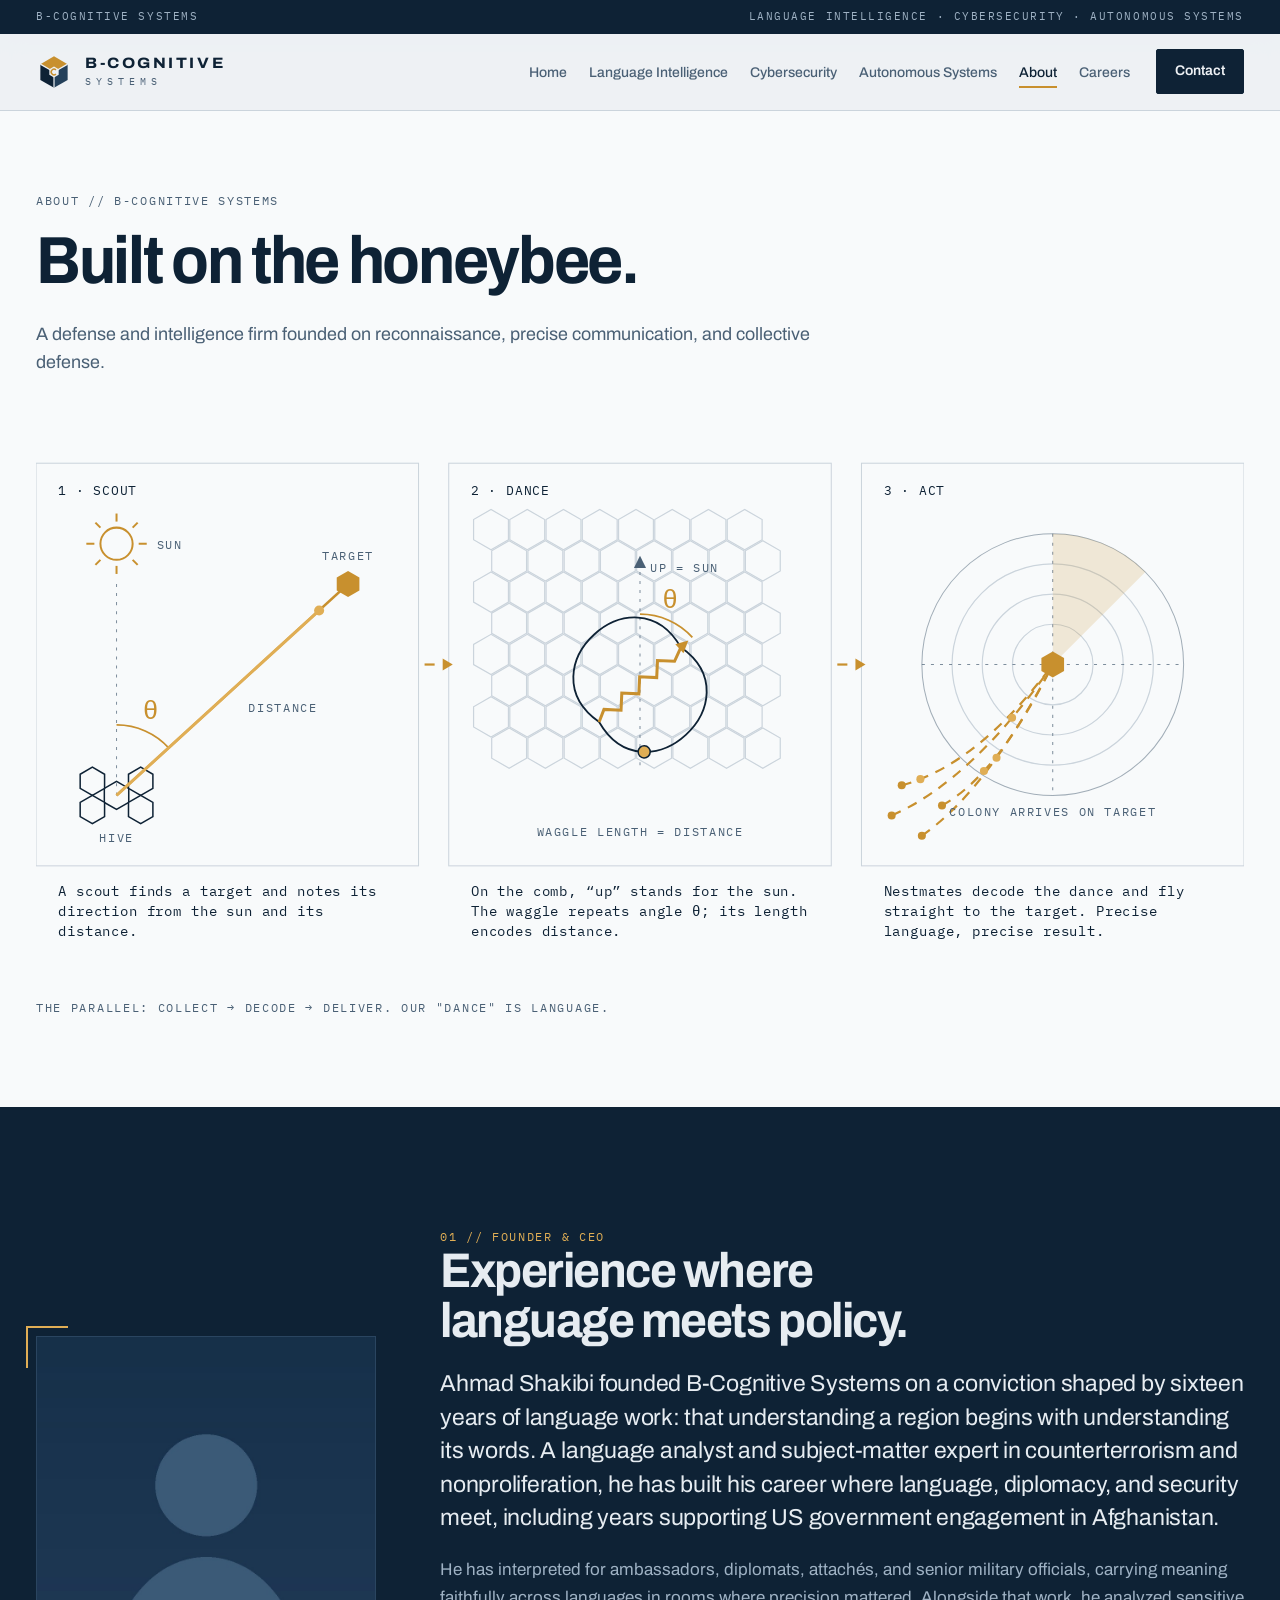
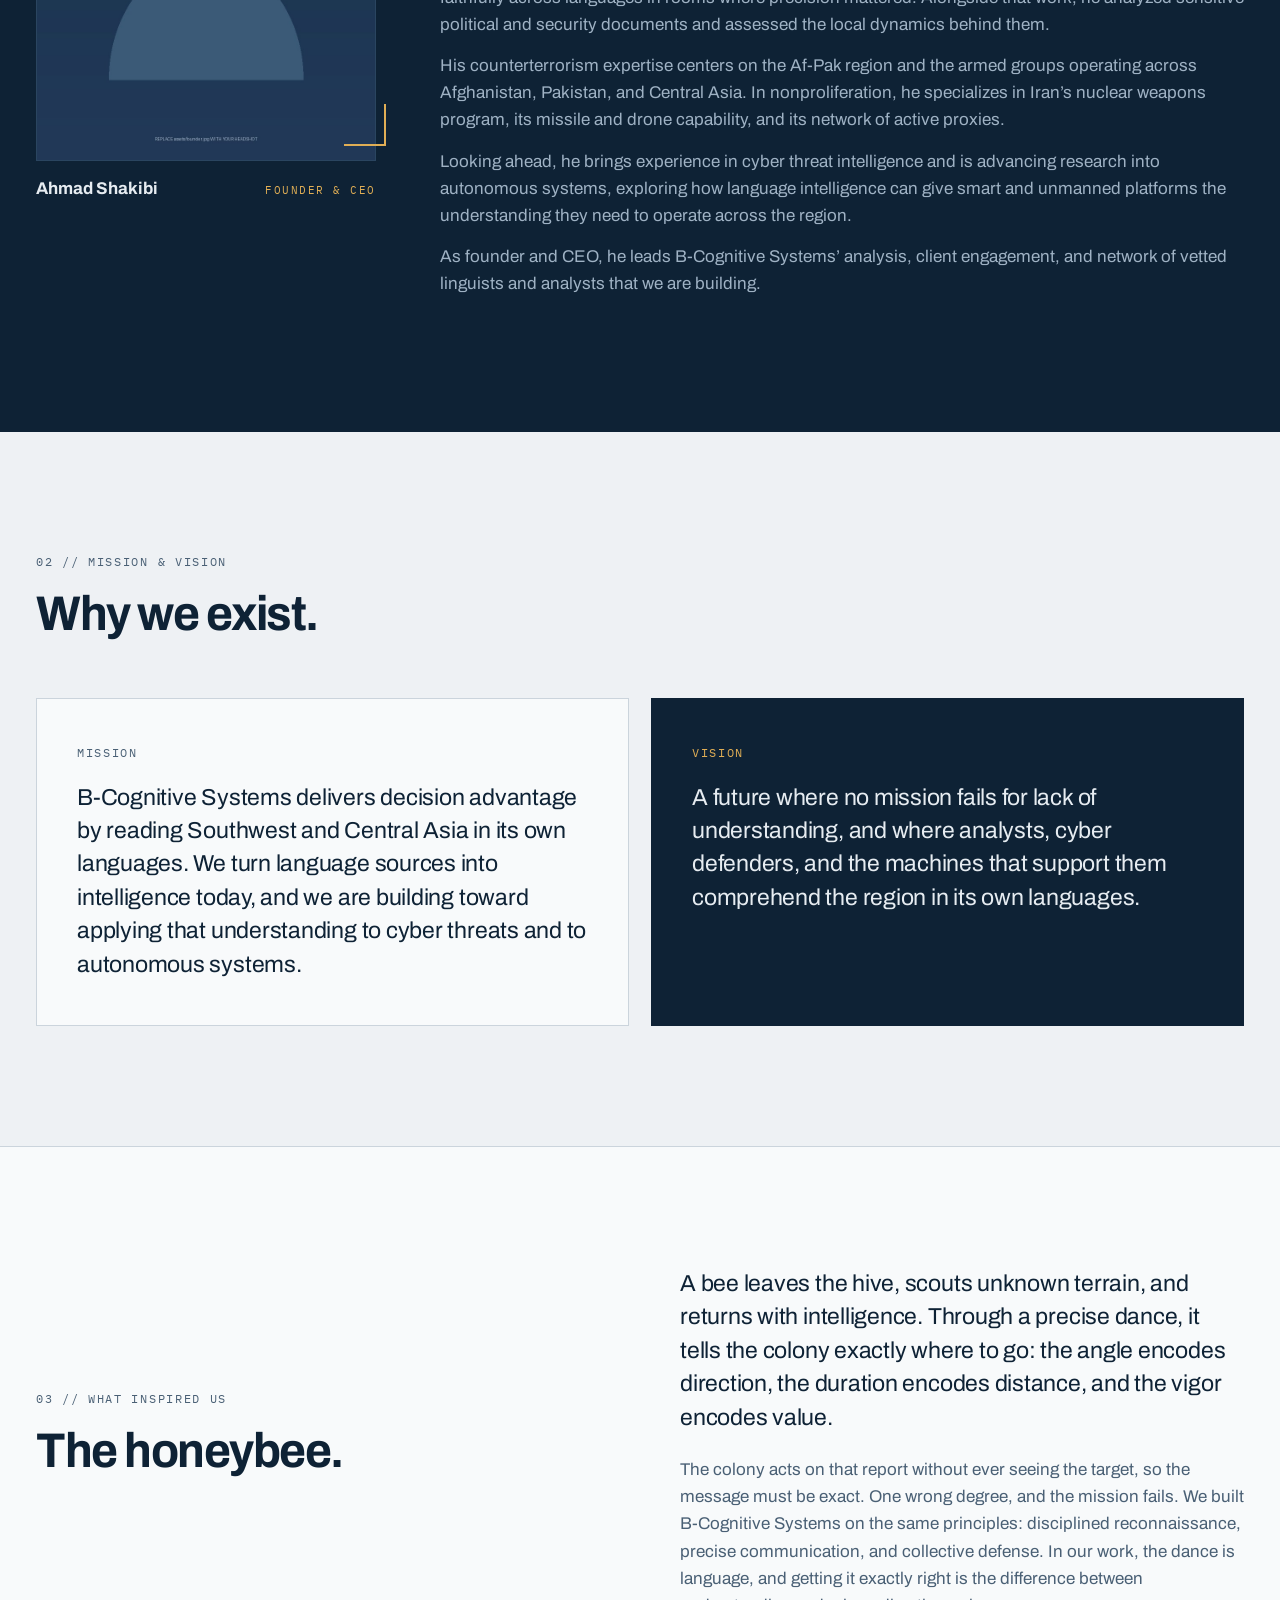
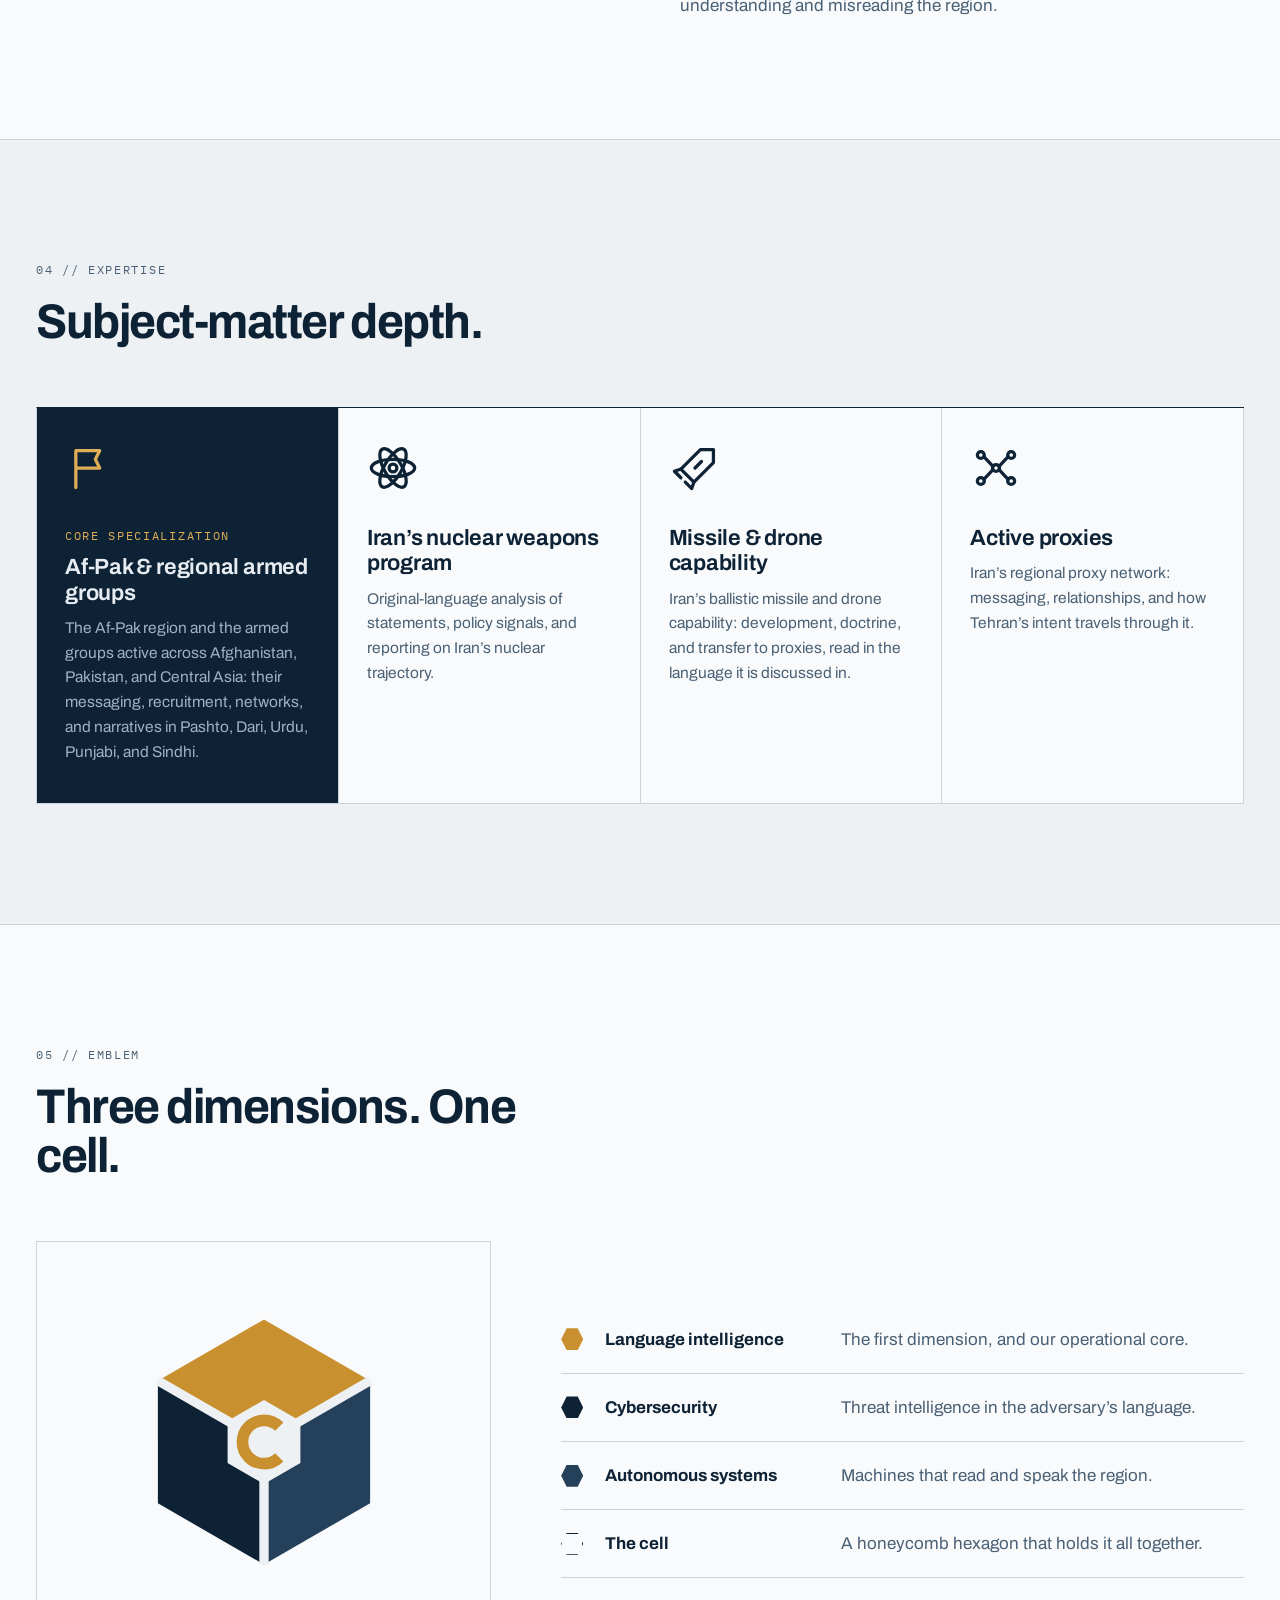
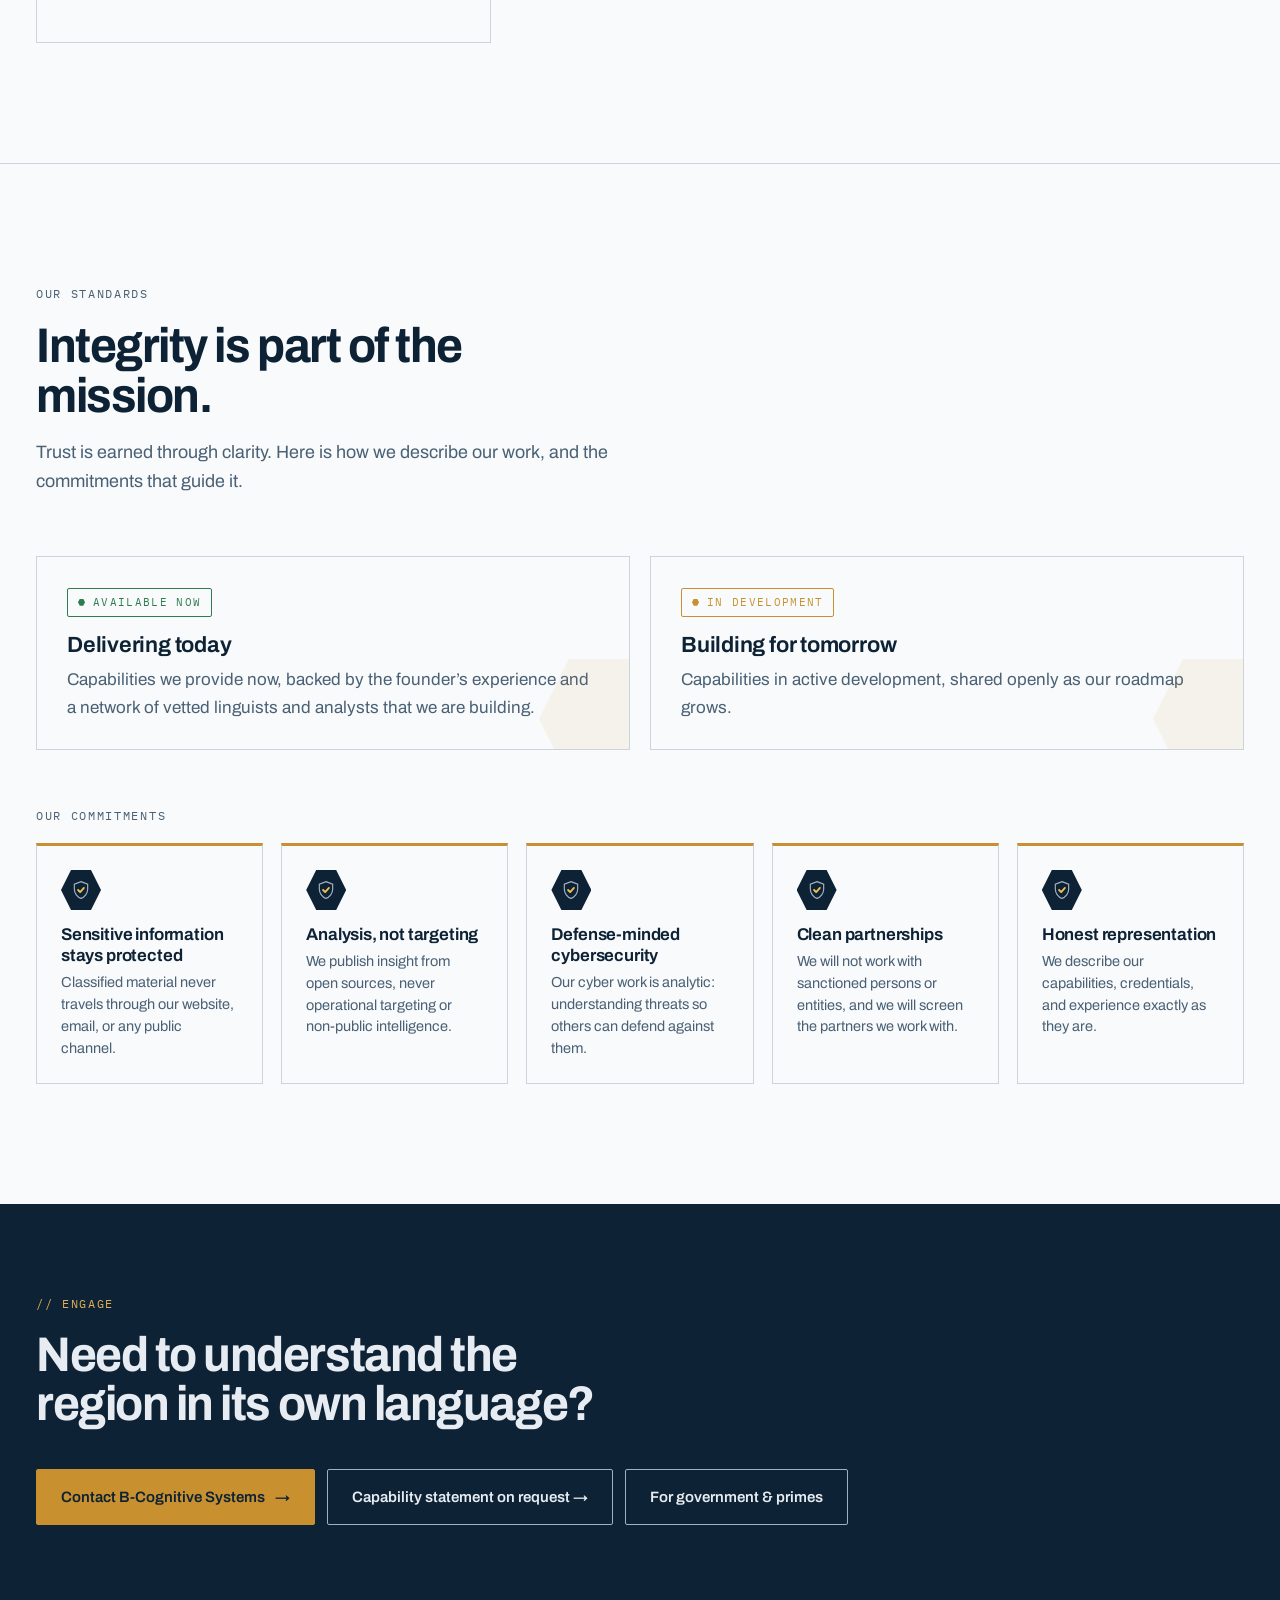
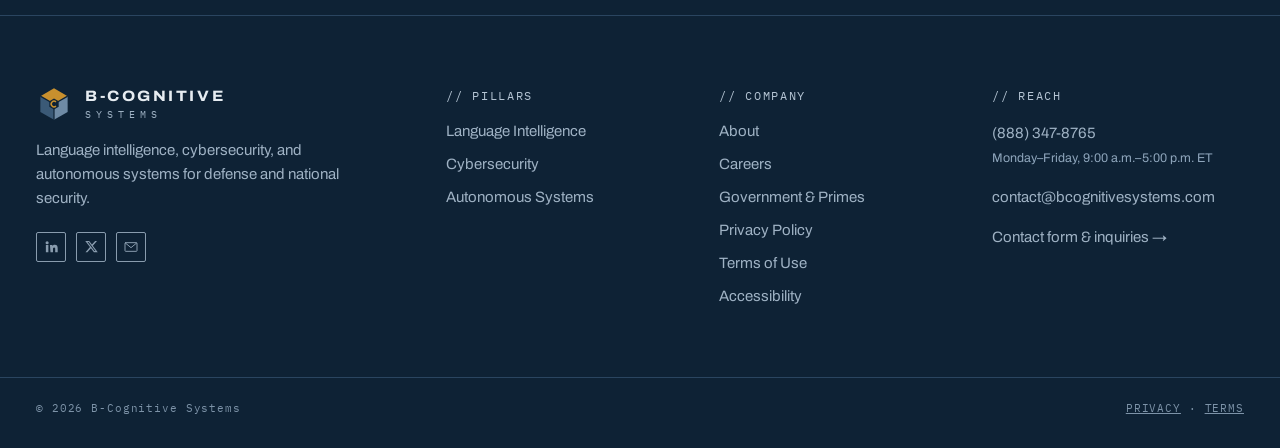
<file: about.html>
<!DOCTYPE html>
<html lang="en">
<head>
<meta charset="utf-8">
<meta name="viewport" content="width=device-width, initial-scale=1">
<title>About — B-Cognitive Systems</title>
<meta name="description" content="The honeybee, the founder, and the three pillars of B-Cognitive Systems.">
<meta property="og:title" content="About — B-Cognitive Systems">
<meta property="og:description" content="The honeybee, the founder, and the three pillars of B-Cognitive Systems.">
<meta name="theme-color" content="#EEF1F4">
<meta property="og:type" content="website">
<meta property="og:site_name" content="B-Cognitive Systems">
<meta property="og:url" content="https://bcognitivesystems.com/about">
<meta property="og:image" content="https://bcognitivesystems.com/assets/og-image.png">
<meta property="og:image:width" content="1200">
<meta property="og:image:height" content="630">
<meta name="twitter:card" content="summary_large_image">
<meta name="twitter:image" content="https://bcognitivesystems.com/assets/og-image.png">
<link rel="canonical" href="https://bcognitivesystems.com/about">
<link rel="apple-touch-icon" href="assets/apple-touch-icon.png">
<link rel="preconnect" href="https://fonts.googleapis.com">
<link rel="preconnect" href="https://fonts.gstatic.com" crossorigin>
<link href="https://fonts.googleapis.com/css2?family=Archivo:wdth,wght@75..115,400..800&family=IBM+Plex+Mono:wght@400;500&family=Noto+Naskh+Arabic:wght@500&display=swap" rel="stylesheet">
<link rel="icon" href="data:image/svg+xml,%3Csvg%20viewBox='0%200%2048%2048'%20xmlns='http://www.w3.org/2000/svg'%3E%3Cpolygon%20points='24.00,3.00%2042.19,13.50%2024.00,24.00%205.81,13.50'%20fill='%23C8902E'/%3E%3Cpolygon%20points='5.81,13.50%2024.00,24.00%2024.00,45.00%205.81,34.50'%20fill='%230E2235'/%3E%3Cpolygon%20points='24.00,24.00%2042.19,13.50%2042.19,34.50%2024.00,45.00'%20fill='%2324405A'/%3E%3Cg%20stroke='%23EEF1F4'%20stroke-width='1.6'%3E%3Cline%20x1='24'%20y1='24'%20x2='5.81'%20y2='13.50'/%3E%3Cline%20x1='24'%20y1='24'%20x2='42.19'%20y2='13.50'/%3E%3Cline%20x1='24'%20y1='24'%20x2='24.00'%20y2='45.00'/%3E%3C/g%3E%3Cpolygon%20points='24.00,16.80%2030.24,20.40%2030.24,27.60%2024.00,31.20%2017.76,27.60%2017.76,20.40'%20fill='%23EEF1F4'/%3E%3Cpath%20d='M26.62%2021.38%20A3.7%203.7%200%201%200%2026.62%2026.62'%20fill='none'%20stroke='%23C8902E'%20stroke-width='2'/%3E%3C/svg%3E">
<link rel="stylesheet" href="styles.css">
</head>
<body>
<a class="skip" href="#main">Skip to content</a>
<div class="topline"><div class="wrap"><span>B-COGNITIVE SYSTEMS</span><span class="hide-sm">LANGUAGE INTELLIGENCE · CYBERSECURITY · AUTONOMOUS SYSTEMS</span></div></div>
<header class="site">
 <div class="wrap bar">
  <a href="/" class="brand" aria-label="B-Cognitive Systems home"><svg viewBox="0 0 48 48" class="emblem" aria-hidden="true"><polygon points="24.00,3.00 42.19,13.50 24.00,24.00 5.81,13.50" fill="#C8902E"/><polygon points="5.81,13.50 24.00,24.00 24.00,45.00 5.81,34.50" fill="#0E2235"/><polygon points="24.00,24.00 42.19,13.50 42.19,34.50 24.00,45.00" fill="#24405A"/><g stroke="#EEF1F4" stroke-width="1.6"><line x1="24" y1="24" x2="5.81" y2="13.50"/><line x1="24" y1="24" x2="42.19" y2="13.50"/><line x1="24" y1="24" x2="24.00" y2="45.00"/></g><polygon points="24.00,16.80 30.24,20.40 30.24,27.60 24.00,31.20 17.76,27.60 17.76,20.40" fill="#EEF1F4"/><path d="M26.62 21.38 A3.7 3.7 0 1 0 26.62 26.62" fill="none" stroke="#C8902E" stroke-width="2"/></svg><span class="wm">B-COGNITIVE<em>SYSTEMS</em></span></a>
  <nav id="site-nav" aria-label="Main"><ul><li><a href="/">Home</a></li><li><a href="/language-intelligence">Language Intelligence</a></li><li><a href="/cybersecurity">Cybersecurity</a></li><li><a href="/autonomous-systems">Autonomous Systems</a></li><li><a href="/about" aria-current="page">About</a></li><li><a href="/careers">Careers</a></li></ul><a href="/contact" class="btn sm">Contact</a></nav>
  <button class="menu" aria-expanded="false" aria-controls="site-nav" aria-label="Open menu"><span></span><span></span></button>
 </div>
</header>
<main id="main">
<section class="phead"><div class="wrap"><p class="tag">ABOUT // B-COGNITIVE SYSTEMS</p><h1 class="reveal">Built on the honeybee.</h1><p class="lead reveal">A defense and intelligence firm founded on reconnaissance, precise communication, and collective defense.</p></div><div class="wrap-wide gfx-full reveal"><svg viewBox="0 0 1200 600" class="biggfx" role="img" aria-label="How the honeybee waggle dance works: a scout finds a target, encodes its direction and distance in a dance on the comb, and the colony flies straight to it"><rect x="0" y="30" width="380" height="400" class="panel"/><text x="22" y="62" class="tele">1 · SCOUT</text><rect x="410" y="30" width="380" height="400" class="panel"/><text x="432" y="62" class="tele">2 · DANCE</text><rect x="820" y="30" width="380" height="400" class="panel"/><text x="842" y="62" class="tele">3 · ACT</text><path d="M386 230 L404 230" class="vector"/><polygon points="404,224 414,230 404,236" fill="#C8902E"/><path d="M796 230 L814 230" class="vector"/><polygon points="814,224 824,230 814,236" fill="#C8902E"/><circle cx="80" cy="110" r="16" fill="none" stroke="#C8902E" stroke-width="2"/><line x1="102" y1="110" x2="110" y2="110" stroke="#C8902E" stroke-width="2"/><line x1="96" y1="126" x2="101" y2="131" stroke="#C8902E" stroke-width="2"/><line x1="80" y1="132" x2="80" y2="140" stroke="#C8902E" stroke-width="2"/><line x1="64" y1="126" x2="59" y2="131" stroke="#C8902E" stroke-width="2"/><line x1="58" y1="110" x2="50" y2="110" stroke="#C8902E" stroke-width="2"/><line x1="64" y1="94" x2="59" y2="89" stroke="#C8902E" stroke-width="2"/><line x1="80" y1="88" x2="80" y2="80" stroke="#C8902E" stroke-width="2"/><line x1="96" y1="94" x2="101" y2="89" stroke="#C8902E" stroke-width="2"/><text x="120" y="115" class="lab sm">SUN</text><polygon points="92.12,367.00 80.00,374.00 67.88,367.00 67.88,353.00 80.00,346.00 92.12,353.00" class="node"/><polygon points="116.12,353.00 104.00,360.00 91.88,353.00 91.88,339.00 104.00,332.00 116.12,339.00" class="node"/><polygon points="116.12,381.00 104.00,388.00 91.88,381.00 91.88,367.00 104.00,360.00 116.12,367.00" class="node"/><polygon points="68.12,353.00 56.00,360.00 43.88,353.00 43.88,339.00 56.00,332.00 68.12,339.00" class="node"/><polygon points="68.12,381.00 56.00,388.00 43.88,381.00 43.88,367.00 56.00,360.00 68.12,367.00" class="node"/><text x="80" y="406" text-anchor="middle" class="lab sm">HIVE</text><line x1="80" y1="360" x2="80" y2="144" class="ref"/><line x1="80" y1="360" x2="310" y2="150" stroke="#C8902E" stroke-width="2.4"/><polygon points="321.26,156.50 310.00,163.00 298.74,156.50 298.74,143.50 310.00,137.00 321.26,143.50" fill="#C8902E"/><text x="310" y="126" text-anchor="middle" class="lab sm">TARGET</text><path d="M80 290 A70 70 0 0 1 132 313" class="angle"/><text x="106" y="284" class="big-lab">θ</text><text x="211" y="277" class="lab sm">DISTANCE</text><polygon points="469.32,106.00 452.00,116.00 434.68,106.00 434.68,86.00 452.00,76.00 469.32,86.00" class="cell"/><polygon points="487.32,137.00 470.00,147.00 452.68,137.00 452.68,117.00 470.00,107.00 487.32,117.00" class="cell"/><polygon points="469.32,168.00 452.00,178.00 434.68,168.00 434.68,148.00 452.00,138.00 469.32,148.00" class="cell"/><polygon points="487.32,199.00 470.00,209.00 452.68,199.00 452.68,179.00 470.00,169.00 487.32,179.00" class="cell"/><polygon points="469.32,230.00 452.00,240.00 434.68,230.00 434.68,210.00 452.00,200.00 469.32,210.00" class="cell"/><polygon points="487.32,261.00 470.00,271.00 452.68,261.00 452.68,241.00 470.00,231.00 487.32,241.00" class="cell"/><polygon points="469.32,292.00 452.00,302.00 434.68,292.00 434.68,272.00 452.00,262.00 469.32,272.00" class="cell"/><polygon points="487.32,323.00 470.00,333.00 452.68,323.00 452.68,303.00 470.00,293.00 487.32,303.00" class="cell"/><polygon points="505.32,106.00 488.00,116.00 470.68,106.00 470.68,86.00 488.00,76.00 505.32,86.00" class="cell"/><polygon points="523.32,137.00 506.00,147.00 488.68,137.00 488.68,117.00 506.00,107.00 523.32,117.00" class="cell"/><polygon points="505.32,168.00 488.00,178.00 470.68,168.00 470.68,148.00 488.00,138.00 505.32,148.00" class="cell"/><polygon points="523.32,199.00 506.00,209.00 488.68,199.00 488.68,179.00 506.00,169.00 523.32,179.00" class="cell"/><polygon points="505.32,230.00 488.00,240.00 470.68,230.00 470.68,210.00 488.00,200.00 505.32,210.00" class="cell"/><polygon points="523.32,261.00 506.00,271.00 488.68,261.00 488.68,241.00 506.00,231.00 523.32,241.00" class="cell"/><polygon points="505.32,292.00 488.00,302.00 470.68,292.00 470.68,272.00 488.00,262.00 505.32,272.00" class="cell"/><polygon points="523.32,323.00 506.00,333.00 488.68,323.00 488.68,303.00 506.00,293.00 523.32,303.00" class="cell"/><polygon points="541.32,106.00 524.00,116.00 506.68,106.00 506.68,86.00 524.00,76.00 541.32,86.00" class="cell"/><polygon points="559.32,137.00 542.00,147.00 524.68,137.00 524.68,117.00 542.00,107.00 559.32,117.00" class="cell"/><polygon points="541.32,168.00 524.00,178.00 506.68,168.00 506.68,148.00 524.00,138.00 541.32,148.00" class="cell"/><polygon points="559.32,199.00 542.00,209.00 524.68,199.00 524.68,179.00 542.00,169.00 559.32,179.00" class="cell"/><polygon points="541.32,230.00 524.00,240.00 506.68,230.00 506.68,210.00 524.00,200.00 541.32,210.00" class="cell"/><polygon points="559.32,261.00 542.00,271.00 524.68,261.00 524.68,241.00 542.00,231.00 559.32,241.00" class="cell"/><polygon points="541.32,292.00 524.00,302.00 506.68,292.00 506.68,272.00 524.00,262.00 541.32,272.00" class="cell"/><polygon points="559.32,323.00 542.00,333.00 524.68,323.00 524.68,303.00 542.00,293.00 559.32,303.00" class="cell"/><polygon points="577.32,106.00 560.00,116.00 542.68,106.00 542.68,86.00 560.00,76.00 577.32,86.00" class="cell"/><polygon points="595.32,137.00 578.00,147.00 560.68,137.00 560.68,117.00 578.00,107.00 595.32,117.00" class="cell"/><polygon points="577.32,168.00 560.00,178.00 542.68,168.00 542.68,148.00 560.00,138.00 577.32,148.00" class="cell"/><polygon points="595.32,199.00 578.00,209.00 560.68,199.00 560.68,179.00 578.00,169.00 595.32,179.00" class="cell"/><polygon points="577.32,230.00 560.00,240.00 542.68,230.00 542.68,210.00 560.00,200.00 577.32,210.00" class="cell"/><polygon points="595.32,261.00 578.00,271.00 560.68,261.00 560.68,241.00 578.00,231.00 595.32,241.00" class="cell"/><polygon points="577.32,292.00 560.00,302.00 542.68,292.00 542.68,272.00 560.00,262.00 577.32,272.00" class="cell"/><polygon points="595.32,323.00 578.00,333.00 560.68,323.00 560.68,303.00 578.00,293.00 595.32,303.00" class="cell"/><polygon points="613.32,106.00 596.00,116.00 578.68,106.00 578.68,86.00 596.00,76.00 613.32,86.00" class="cell"/><polygon points="631.32,137.00 614.00,147.00 596.68,137.00 596.68,117.00 614.00,107.00 631.32,117.00" class="cell"/><polygon points="613.32,168.00 596.00,178.00 578.68,168.00 578.68,148.00 596.00,138.00 613.32,148.00" class="cell"/><polygon points="631.32,199.00 614.00,209.00 596.68,199.00 596.68,179.00 614.00,169.00 631.32,179.00" class="cell"/><polygon points="613.32,230.00 596.00,240.00 578.68,230.00 578.68,210.00 596.00,200.00 613.32,210.00" class="cell"/><polygon points="631.32,261.00 614.00,271.00 596.68,261.00 596.68,241.00 614.00,231.00 631.32,241.00" class="cell"/><polygon points="613.32,292.00 596.00,302.00 578.68,292.00 578.68,272.00 596.00,262.00 613.32,272.00" class="cell"/><polygon points="631.32,323.00 614.00,333.00 596.68,323.00 596.68,303.00 614.00,293.00 631.32,303.00" class="cell"/><polygon points="649.32,106.00 632.00,116.00 614.68,106.00 614.68,86.00 632.00,76.00 649.32,86.00" class="cell"/><polygon points="667.32,137.00 650.00,147.00 632.68,137.00 632.68,117.00 650.00,107.00 667.32,117.00" class="cell"/><polygon points="649.32,168.00 632.00,178.00 614.68,168.00 614.68,148.00 632.00,138.00 649.32,148.00" class="cell"/><polygon points="667.32,199.00 650.00,209.00 632.68,199.00 632.68,179.00 650.00,169.00 667.32,179.00" class="cell"/><polygon points="649.32,230.00 632.00,240.00 614.68,230.00 614.68,210.00 632.00,200.00 649.32,210.00" class="cell"/><polygon points="667.32,261.00 650.00,271.00 632.68,261.00 632.68,241.00 650.00,231.00 667.32,241.00" class="cell"/><polygon points="649.32,292.00 632.00,302.00 614.68,292.00 614.68,272.00 632.00,262.00 649.32,272.00" class="cell"/><polygon points="667.32,323.00 650.00,333.00 632.68,323.00 632.68,303.00 650.00,293.00 667.32,303.00" class="cell"/><polygon points="685.32,106.00 668.00,116.00 650.68,106.00 650.68,86.00 668.00,76.00 685.32,86.00" class="cell"/><polygon points="703.32,137.00 686.00,147.00 668.68,137.00 668.68,117.00 686.00,107.00 703.32,117.00" class="cell"/><polygon points="685.32,168.00 668.00,178.00 650.68,168.00 650.68,148.00 668.00,138.00 685.32,148.00" class="cell"/><polygon points="703.32,199.00 686.00,209.00 668.68,199.00 668.68,179.00 686.00,169.00 703.32,179.00" class="cell"/><polygon points="685.32,230.00 668.00,240.00 650.68,230.00 650.68,210.00 668.00,200.00 685.32,210.00" class="cell"/><polygon points="703.32,261.00 686.00,271.00 668.68,261.00 668.68,241.00 686.00,231.00 703.32,241.00" class="cell"/><polygon points="685.32,292.00 668.00,302.00 650.68,292.00 650.68,272.00 668.00,262.00 685.32,272.00" class="cell"/><polygon points="703.32,323.00 686.00,333.00 668.68,323.00 668.68,303.00 686.00,293.00 703.32,303.00" class="cell"/><polygon points="721.32,106.00 704.00,116.00 686.68,106.00 686.68,86.00 704.00,76.00 721.32,86.00" class="cell"/><polygon points="739.32,137.00 722.00,147.00 704.68,137.00 704.68,117.00 722.00,107.00 739.32,117.00" class="cell"/><polygon points="721.32,168.00 704.00,178.00 686.68,168.00 686.68,148.00 704.00,138.00 721.32,148.00" class="cell"/><polygon points="739.32,199.00 722.00,209.00 704.68,199.00 704.68,179.00 722.00,169.00 739.32,179.00" class="cell"/><polygon points="721.32,230.00 704.00,240.00 686.68,230.00 686.68,210.00 704.00,200.00 721.32,210.00" class="cell"/><polygon points="739.32,261.00 722.00,271.00 704.68,261.00 704.68,241.00 722.00,231.00 739.32,241.00" class="cell"/><polygon points="721.32,292.00 704.00,302.00 686.68,292.00 686.68,272.00 704.00,262.00 721.32,272.00" class="cell"/><polygon points="739.32,323.00 722.00,333.00 704.68,323.00 704.68,303.00 722.00,293.00 739.32,303.00" class="cell"/><line x1="600" y1="330" x2="600" y2="130" class="ref"/><polygon points="594,134 606,134 600,122" fill="var(--mute)"/><text x="610" y="138" class="lab sm">UP = SUN</text><g transform="rotate(47.6 600 250)"><path d="M600 195.0 C 690 175.0, 690 325.0, 600 305.0" class="loop"/><path d="M600 195.0 C 510 175.0, 510 325.0, 600 305.0" class="loop"/><path d="M600 305.0 L594 293 L606 281 L594 269 L606 257 L594 245 L606 233 L594 221 L606 209 L600 195.0" class="run"/><polygon points="594,197.0 606,197.0 600,185.0" fill="#C8902E"/></g><path d="M600 180 A70 70 0 0 1 652 203" class="angle"/><text x="622" y="174" class="big-lab">θ</text><text x="600" y="400" text-anchor="middle" class="lab sm">WAGGLE LENGTH = DISTANCE</text><circle cx="1010" cy="230" r="40" class="radar"/><circle cx="1010" cy="230" r="70" class="radar"/><circle cx="1010" cy="230" r="100" class="radar"/><line x1="1010" y1="100" x2="1010" y2="360" class="ref"/><line x1="880" y1="230" x2="1140" y2="230" class="ref"/><circle cx="1010" cy="230" r="130" class="sweep-c"/><path d="M1010 230 L1010 100 A130 130 0 0 1 1102 138 Z" class="sweep" style="transform-origin:1010px 230px"/><path d="M850 380 Q930 345 1010 230" class="vector" style="animation-delay:0.0s"/><circle cx="850" cy="380" r="4" class="hot"/><path d="M880 400 Q945 355 1010 230" class="vector" style="animation-delay:0.3s"/><circle cx="880" cy="400" r="4" class="hot"/><path d="M900 370 Q955 340 1010 230" class="vector" style="animation-delay:0.6s"/><circle cx="900" cy="370" r="4" class="hot"/><path d="M860 350 Q935 330 1010 230" class="vector" style="animation-delay:0.8999999999999999s"/><circle cx="860" cy="350" r="4" class="hot"/><polygon points="1021.26,236.50 1010.00,243.00 998.74,236.50 998.74,223.50 1010.00,217.00 1021.26,223.50" fill="#C8902E"/><text x="1010" y="380" text-anchor="middle" class="lab sm">COLONY ARRIVES ON TARGET</text><text x="22" y="460" class="tele" style="font-size:14px">A scout finds a target and notes its</text><text x="22" y="480" class="tele" style="font-size:14px">direction from the sun and its</text><text x="22" y="500" class="tele" style="font-size:14px">distance.</text><text x="432" y="460" class="tele" style="font-size:14px">On the comb, “up” stands for the sun.</text><text x="432" y="480" class="tele" style="font-size:14px">The waggle repeats angle θ; its length</text><text x="432" y="500" class="tele" style="font-size:14px">encodes distance.</text><text x="842" y="460" class="tele" style="font-size:14px">Nestmates decode the dance and fly</text><text x="842" y="480" class="tele" style="font-size:14px">straight to the target. Precise</text><text x="842" y="500" class="tele" style="font-size:14px">language, precise result.</text><text x="0" y="575" class="lab">THE PARALLEL: COLLECT → DECODE → DELIVER. OUR "DANCE" IS LANGUAGE.</text><line x1="80" y1="360" x2="310" y2="150" stroke="#E0AE55" stroke-width="3" stroke-dasharray="310" stroke-dashoffset="310"><animate attributeName="stroke-dashoffset" values="310;0;0" keyTimes="0;.6;1" dur="4s" repeatCount="indefinite"/></line><circle r="5" fill="#E0AE55"><animateMotion dur="4s" repeatCount="indefinite" keyPoints="0;1;1" keyTimes="0;.6;1" calcMode="linear" path="M80 360 L310 150"/></circle><g transform="rotate(47.6 600 250)"><circle r="6" fill="#E0AE55" stroke="#0E2235" stroke-width="1.5"><animateMotion dur="5s" repeatCount="indefinite" path="M600 305.0 L594 293 L606 281 L594 269 L606 257 L594 245 L606 233 L594 221 L606 209 L600 195.0 C 690 175.0, 690 325.0, 600 305.0 L594 293 L606 281 L594 269 L606 257 L594 245 L606 233 L594 221 L606 209 L600 195.0 C 510 175.0, 510 325.0, 600 305.0"/></circle></g><circle r="4" fill="#E0AE55"><animateMotion dur="3s" begin="0.0s" repeatCount="indefinite" path="M850 380 Q930 345 1010 230"/></circle><circle r="4" fill="#E0AE55"><animateMotion dur="3s" begin="0.6s" repeatCount="indefinite" path="M880 400 Q945 355 1010 230"/></circle><circle r="4" fill="#E0AE55"><animateMotion dur="3s" begin="1.2s" repeatCount="indefinite" path="M900 370 Q955 340 1010 230"/></circle><circle r="4" fill="#E0AE55"><animateMotion dur="3s" begin="1.7999999999999998s" repeatCount="indefinite" path="M860 350 Q935 330 1010 230"/></circle></svg></div></section>
<section class="navy">
 <div class="wrap founder">
  <figure class="headshot reveal"><img src="assets/founder.jpg" alt="Ahmad Shakibi, Founder and CEO of B-Cognitive Systems" width="800" height="1000" loading="lazy"><figcaption><b>Ahmad Shakibi</b><span>Founder &amp; CEO</span></figcaption></figure>
  <div><p class="tag gold">01 // FOUNDER &amp; CEO</p><h2 class="reveal">Experience where language meets policy.</h2>
  <div class="reveal"><p class="body-lg">Ahmad Shakibi founded B-Cognitive Systems on a conviction shaped by sixteen years of language work: that understanding a region begins with understanding its words. A language analyst and subject-matter expert in counterterrorism and nonproliferation, he has built his career where language, diplomacy, and security meet, including years supporting US government engagement in Afghanistan.</p><p class="muted-light">He has interpreted for ambassadors, diplomats, attach&eacute;s, and senior military officials, carrying meaning faithfully across languages in rooms where precision mattered. Alongside that work, he analyzed sensitive political and security documents and assessed the local dynamics behind them.</p><p class="muted-light">His counterterrorism expertise centers on the Af-Pak region and the armed groups operating across Afghanistan, Pakistan, and Central Asia. In nonproliferation, he specializes in Iran&rsquo;s nuclear weapons program, its missile and drone capability, and its network of active proxies.</p><p class="muted-light">Looking ahead, he brings experience in cyber threat intelligence and is advancing research into autonomous systems, exploring how language intelligence can give smart and unmanned platforms the understanding they need to operate across the region.</p><p class="muted-light">As founder and CEO, he leads B-Cognitive Systems&rsquo; analysis, client engagement, and network of vetted linguists and analysts that we are building.</p></div></div>
 </div>
</section>
<section>
 <div class="wrap">
  <div class="shead"><p class="tag">02 // MISSION &amp; VISION</p><h2 class="reveal">Why we exist.</h2></div>
  <div class="mv">
   <article class="reveal"><p class="tag">MISSION</p><p class="mv-text">B-Cognitive Systems delivers decision advantage by reading Southwest and Central Asia in its own languages. We turn language sources into intelligence today, and we are building toward applying that understanding to cyber threats and to autonomous systems.</p></article>
   <article class="reveal navy-card"><p class="tag gold">VISION</p><p class="mv-text">A future where no mission fails for lack of understanding, and where analysts, cyber defenders, and the machines that support them comprehend the region in its own languages.</p></article>
  </div>
 </div>
</section>
<section class="soft">
 <div class="wrap split">
  <div><p class="tag" id="story">03 // WHAT INSPIRED US</p><h2 class="reveal">The honeybee.</h2></div>
  <div class="reveal"><p class="body-lg">A bee leaves the hive, scouts unknown terrain, and returns with intelligence. Through a precise dance, it tells the colony exactly where to go: the angle encodes direction, the duration encodes distance, and the vigor encodes value.</p><p class="muted">The colony acts on that report without ever seeing the target, so the message must be exact. One wrong degree, and the mission fails. We built B-Cognitive Systems on the same principles: disciplined reconnaissance, precise communication, and collective defense. In our work, the dance is language, and getting it exactly right is the difference between understanding and misreading the region.</p></div>
 </div>
</section>
<section>
 <div class="wrap"><div class="shead"><p class="tag">04 // EXPERTISE</p><h2 class="reveal">Subject-matter depth.</h2></div><div class="expert">
 <article class="reveal feat"><svg viewBox="0 0 24 24" class="ico lg" aria-hidden="true" fill="none" stroke="currentColor" stroke-width="1.5" stroke-linecap="round" stroke-linejoin="round"><path d="M5 21V4M5 4h11l-2 4 2 4H5"/></svg><span class="tag">CORE SPECIALIZATION</span><h3>Af-Pak &amp; regional armed groups</h3><p>The Af-Pak region and the armed groups active across Afghanistan, Pakistan, and Central Asia: their messaging, recruitment, networks, and narratives in Pashto, Dari, Urdu, Punjabi, and Sindhi.</p></article>
 <article class="reveal"><svg viewBox="0 0 24 24" class="ico lg" aria-hidden="true" fill="none" stroke="currentColor" stroke-width="1.5" stroke-linecap="round" stroke-linejoin="round"><circle cx="12" cy="12" r="1.8"/><ellipse cx="12" cy="12" rx="10" ry="4"/><ellipse cx="12" cy="12" rx="10" ry="4" transform="rotate(60 12 12)"/><ellipse cx="12" cy="12" rx="10" ry="4" transform="rotate(120 12 12)"/></svg><h3>Iran&rsquo;s nuclear weapons program</h3><p>Original-language analysis of statements, policy signals, and reporting on Iran&rsquo;s nuclear trajectory.</p></article>
 <article class="reveal"><svg viewBox="0 0 24 24" class="ico lg" aria-hidden="true" fill="none" stroke="currentColor" stroke-width="1.5" stroke-linecap="round" stroke-linejoin="round"><path d="M14.5 3.5c3 0 6 0 6 0s0 3 0 6l-9 9-6-6z"/><path d="M5.5 12.5l-3 1 3 3M11.5 18.5l-1 3-3-3M15 9l-3 3"/></svg><h3>Missile &amp; drone capability</h3><p>Iran&rsquo;s ballistic missile and drone capability: development, doctrine, and transfer to proxies, read in the language it is discussed in.</p></article>
 <article class="reveal"><svg viewBox="0 0 24 24" class="ico lg" aria-hidden="true" fill="none" stroke="currentColor" stroke-width="1.5" stroke-linecap="round" stroke-linejoin="round"><circle cx="5" cy="6" r="1.6"/><circle cx="5" cy="18" r="1.6"/><circle cx="12" cy="12" r="1.6"/><circle cx="19" cy="6" r="1.6"/><circle cx="19" cy="18" r="1.6"/><path d="M6.4 6.8l4.2 4.4M6.4 17.2l4.2-4.4M13.4 11.2l4.2-4.4M13.4 12.8l4.2 4.4"/></svg><h3>Active proxies</h3><p>Iran&rsquo;s regional proxy network: messaging, relationships, and how Tehran&rsquo;s intent travels through it.</p></article>
</div></div>
</section>
<section class="soft">
 <div class="wrap">
  <div class="shead"><p class="tag">05 // EMBLEM</p><h2 class="reveal">Three dimensions. One cell.</h2></div>
  <div class="emblem-explain reveal"><div class="big-emblem"><svg viewBox="0 0 48 48" class="emblem" aria-hidden="true"><polygon points="24.00,3.00 42.19,13.50 24.00,24.00 5.81,13.50" fill="#C8902E"/><polygon points="5.81,13.50 24.00,24.00 24.00,45.00 5.81,34.50" fill="#0E2235"/><polygon points="24.00,24.00 42.19,13.50 42.19,34.50 24.00,45.00" fill="#24405A"/><g stroke="#EEF1F4" stroke-width="1.6"><line x1="24" y1="24" x2="5.81" y2="13.50"/><line x1="24" y1="24" x2="42.19" y2="13.50"/><line x1="24" y1="24" x2="24.00" y2="45.00"/></g><polygon points="24.00,16.80 30.24,20.40 30.24,27.60 24.00,31.20 17.76,27.60 17.76,20.40" fill="#EEF1F4"/><path d="M26.62 21.38 A3.7 3.7 0 1 0 26.62 26.62" fill="none" stroke="#C8902E" stroke-width="2"/></svg></div><div class="ee-list"><div><i style="background:#C8902E"></i><b>Language intelligence</b><span>The first dimension, and our operational core.</span></div><div><i style="background:#0E2235"></i><b>Cybersecurity</b><span>Threat intelligence in the adversary&rsquo;s language.</span></div><div><i style="background:#24405A"></i><b>Autonomous systems</b><span>Machines that read and speak the region.</span></div><div><i style="border:1.5px solid #0E2235"></i><b>The cell</b><span>A honeycomb hexagon that holds it all together.</span></div></div></div>
 </div>
</section>
<section class="soft standards">
 <div class="wrap">
  <div class="shead"><p class="tag">OUR STANDARDS</p><h2 class="reveal">Integrity is part of the mission.</h2><p class="lead reveal">Trust is earned through clarity. Here is how we describe our work, and the commitments that guide it.</p></div>
  <div class="status-cards"><article class="scard reveal"><span class="status on">Available now</span><h3>Delivering today</h3><p>Capabilities we provide now, backed by the founder’s experience and a network of vetted linguists and analysts that we are building.</p></article><article class="scard reveal"><span class="status mid">In development</span><h3>Building for tomorrow</h3><p>Capabilities in active development, shared openly as our roadmap grows.</p></article></div>
  <p class="tag" style="margin:56px 0 18px">OUR COMMITMENTS</p><div class="cmt-grid"><article class="cmt reveal"><span class="cmt-ico"><svg viewBox="0 0 24 24" aria-hidden="true"><path d="M12 2l8 3v6c0 5-3.5 9.5-8 11-4.5-1.5-8-6-8-11V5z" fill="none" stroke="#9FB2C4" stroke-width="1.4"/><path d="M8.5 12l2.5 2.5 4.5-5" fill="none" stroke="#F2C14E" stroke-width="2.2" stroke-linecap="round" stroke-linejoin="round"/></svg></span><h3>Sensitive information stays protected</h3><p>Classified material never travels through our website, email, or any public channel.</p></article><article class="cmt reveal"><span class="cmt-ico"><svg viewBox="0 0 24 24" aria-hidden="true"><path d="M12 2l8 3v6c0 5-3.5 9.5-8 11-4.5-1.5-8-6-8-11V5z" fill="none" stroke="#9FB2C4" stroke-width="1.4"/><path d="M8.5 12l2.5 2.5 4.5-5" fill="none" stroke="#F2C14E" stroke-width="2.2" stroke-linecap="round" stroke-linejoin="round"/></svg></span><h3>Analysis, not targeting</h3><p>We publish insight from open sources, never operational targeting or non-public intelligence.</p></article><article class="cmt reveal"><span class="cmt-ico"><svg viewBox="0 0 24 24" aria-hidden="true"><path d="M12 2l8 3v6c0 5-3.5 9.5-8 11-4.5-1.5-8-6-8-11V5z" fill="none" stroke="#9FB2C4" stroke-width="1.4"/><path d="M8.5 12l2.5 2.5 4.5-5" fill="none" stroke="#F2C14E" stroke-width="2.2" stroke-linecap="round" stroke-linejoin="round"/></svg></span><h3>Defense-minded cybersecurity</h3><p>Our cyber work is analytic: understanding threats so others can defend against them.</p></article><article class="cmt reveal"><span class="cmt-ico"><svg viewBox="0 0 24 24" aria-hidden="true"><path d="M12 2l8 3v6c0 5-3.5 9.5-8 11-4.5-1.5-8-6-8-11V5z" fill="none" stroke="#9FB2C4" stroke-width="1.4"/><path d="M8.5 12l2.5 2.5 4.5-5" fill="none" stroke="#F2C14E" stroke-width="2.2" stroke-linecap="round" stroke-linejoin="round"/></svg></span><h3>Clean partnerships</h3><p>We will not work with sanctioned persons or entities, and we will screen the partners we work with.</p></article><article class="cmt reveal"><span class="cmt-ico"><svg viewBox="0 0 24 24" aria-hidden="true"><path d="M12 2l8 3v6c0 5-3.5 9.5-8 11-4.5-1.5-8-6-8-11V5z" fill="none" stroke="#9FB2C4" stroke-width="1.4"/><path d="M8.5 12l2.5 2.5 4.5-5" fill="none" stroke="#F2C14E" stroke-width="2.2" stroke-linecap="round" stroke-linejoin="round"/></svg></span><h3>Honest representation</h3><p>We describe our capabilities, credentials, and experience exactly as they are.</p></article></div>
 </div>
</section>
</main>
<section class="cta-band navy">
 <div class="wrap cta-in">
  <div><p class="tag gold">// ENGAGE</p><h2>Need to understand the region in its own language?</h2></div>
  <div class="cta-acts"><a class="btn gold" href="/contact">Contact B-Cognitive Systems <span aria-hidden="true">→</span></a><a class="btn line-light" href="/contact">Capability statement on request &rarr;</a><a class="btn line-light" href="/government">For government &amp; primes</a></div>
 </div>
</section>
<footer class="site navy">
 <div class="wrap foot">
  <div><a href="/" class="brand"><svg viewBox="0 0 48 48" class="emblem" aria-hidden="true"><polygon points="24.00,3.00 42.19,13.50 24.00,24.00 5.81,13.50" fill="#C8902E"/><polygon points="5.81,13.50 24.00,24.00 24.00,45.00 5.81,34.50" fill="#3B5A77"/><polygon points="24.00,24.00 42.19,13.50 42.19,34.50 24.00,45.00" fill="#6F8BA5"/><g stroke="#0E2235" stroke-width="1.6"><line x1="24" y1="24" x2="5.81" y2="13.50"/><line x1="24" y1="24" x2="42.19" y2="13.50"/><line x1="24" y1="24" x2="24.00" y2="45.00"/></g><polygon points="24.00,16.80 30.24,20.40 30.24,27.60 24.00,31.20 17.76,27.60 17.76,20.40" fill="#0E2235"/><path d="M26.62 21.38 A3.7 3.7 0 1 0 26.62 26.62" fill="none" stroke="#C8902E" stroke-width="2"/></svg><span class="wm">B-COGNITIVE<em>SYSTEMS</em></span></a><p>Language intelligence, cybersecurity, and autonomous systems for defense and national security.</p><div class="social"><a href="https://www.linkedin.com/company/bcognitivesystems/" aria-label="B-Cognitive Systems on LinkedIn (opens in new window)" target="_blank" rel="noopener"><svg viewBox="0 0 24 24" aria-hidden="true"><path fill="currentColor" d="M4.98 3.5A2.5 2.5 0 1 1 5 8.5a2.5 2.5 0 0 1-.02-5zM3 9.75h4V21H3zM9.5 9.75h3.8v1.6h.06c.53-1 1.83-2.05 3.77-2.05 4.03 0 4.77 2.65 4.77 6.1V21h-4v-4.9c0-1.17-.02-2.68-1.63-2.68-1.64 0-1.89 1.28-1.89 2.6V21h-4z"/></svg></a><a href="https://x.com/BCognitiveSys" aria-label="B-Cognitive Systems on X (opens in new window)" target="_blank" rel="noopener"><svg viewBox="0 0 24 24" aria-hidden="true"><path fill="currentColor" d="M17.75 3h3.06l-6.69 7.65L22 21h-6.17l-4.83-6.32L5.47 21H2.4l7.16-8.18L2 3h6.33l4.36 5.77zm-1.07 16.2h1.7L7.4 4.73H5.58z"/></svg></a><a href="mailto:contact@bcognitivesystems.com" aria-label="Email B-Cognitive Systems"><svg viewBox="0 0 24 24" class="ico" aria-hidden="true" fill="none" stroke="currentColor" stroke-width="1.5" stroke-linecap="round" stroke-linejoin="round"><rect x="3" y="5.5" width="18" height="13" rx="1"/><path d="M3.5 6l8.5 7 8.5-7"/></svg></a></div></div>
  <div><p class="tag">// PILLARS</p><ul><li><a href="/language-intelligence">Language Intelligence</a></li><li><a href="/cybersecurity">Cybersecurity</a></li><li><a href="/autonomous-systems">Autonomous Systems</a></li></ul></div>
  <div><p class="tag">// COMPANY</p><ul><li><a href="/about">About</a></li><li><a href="/careers">Careers</a></li><li><a href="/government">Government &amp; Primes</a></li><li><a href="/privacy">Privacy Policy</a></li><li><a href="/terms">Terms of Use</a></li><li><a href="/accessibility">Accessibility</a></li></ul></div>
  <div><p class="tag">// REACH</p><p><a href="tel:+18883478765">(888) 347-8765</a><br><span class="ft-hours">Monday&ndash;Friday, 9:00 a.m.&ndash;5:00 p.m. ET</span></p><p><a href="mailto:contact@bcognitivesystems.com">contact@bcognitivesystems.com</a></p><p><a href="/contact#inquiry">Contact form &amp; inquiries →</a></p></div>
 </div>
 <div class="wrap legal"><span>© 2026 B-Cognitive Systems</span><span><a href="/privacy">PRIVACY</a> · <a href="/terms">TERMS</a></span></div>
</footer>
<script src="site.js" defer></script>
</body>
</html>
</file>
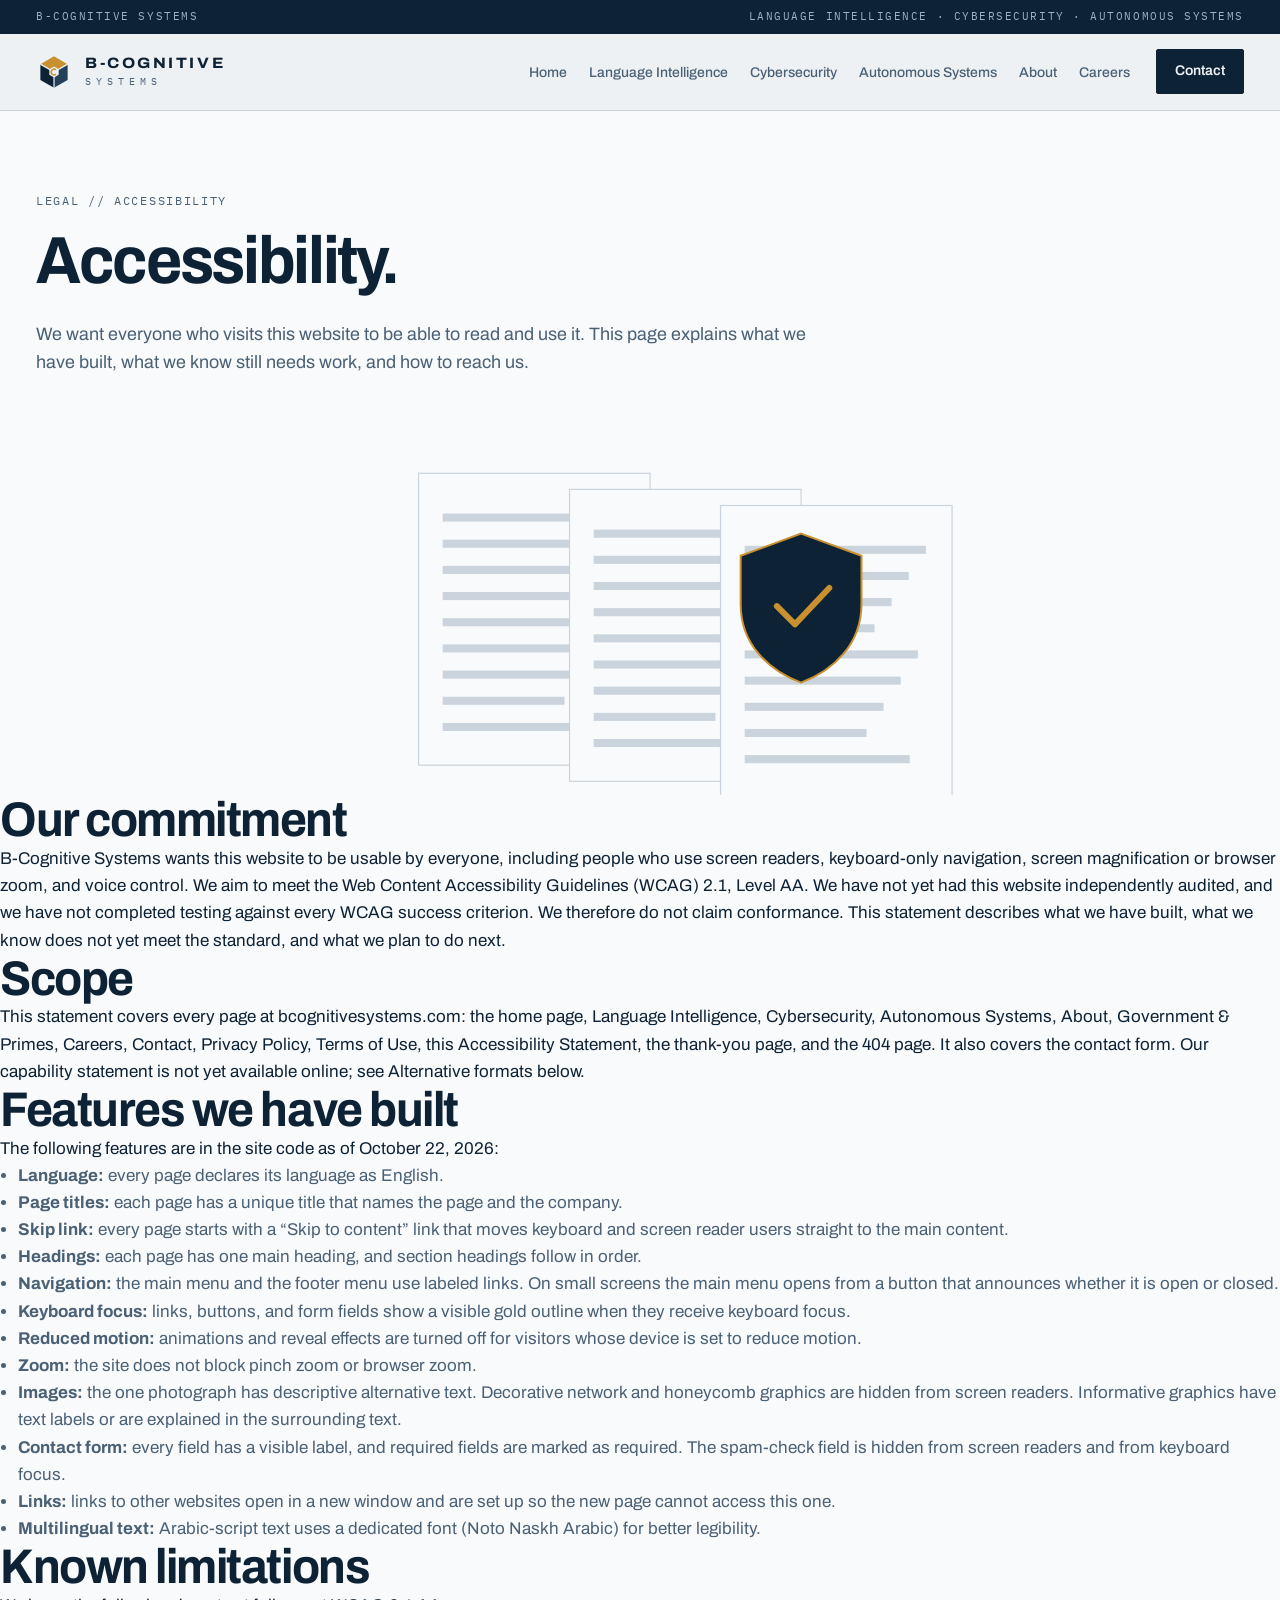
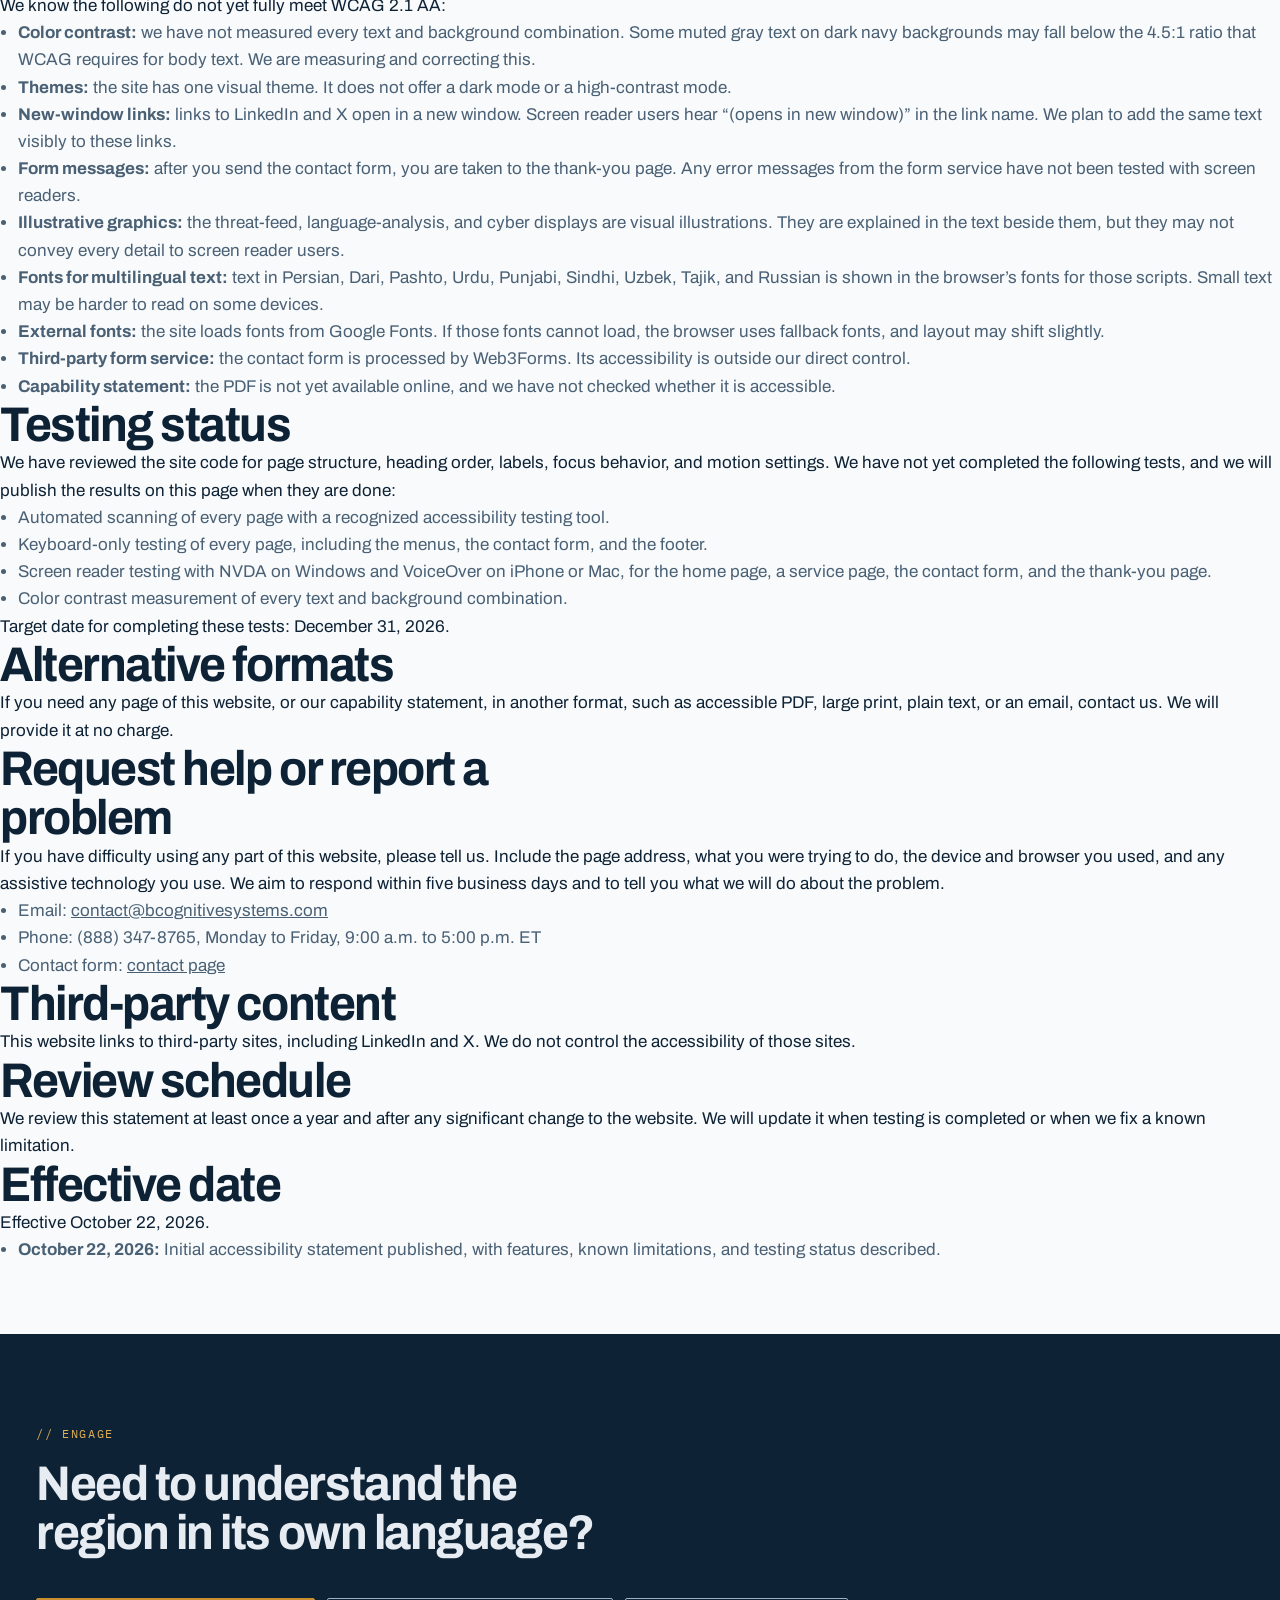
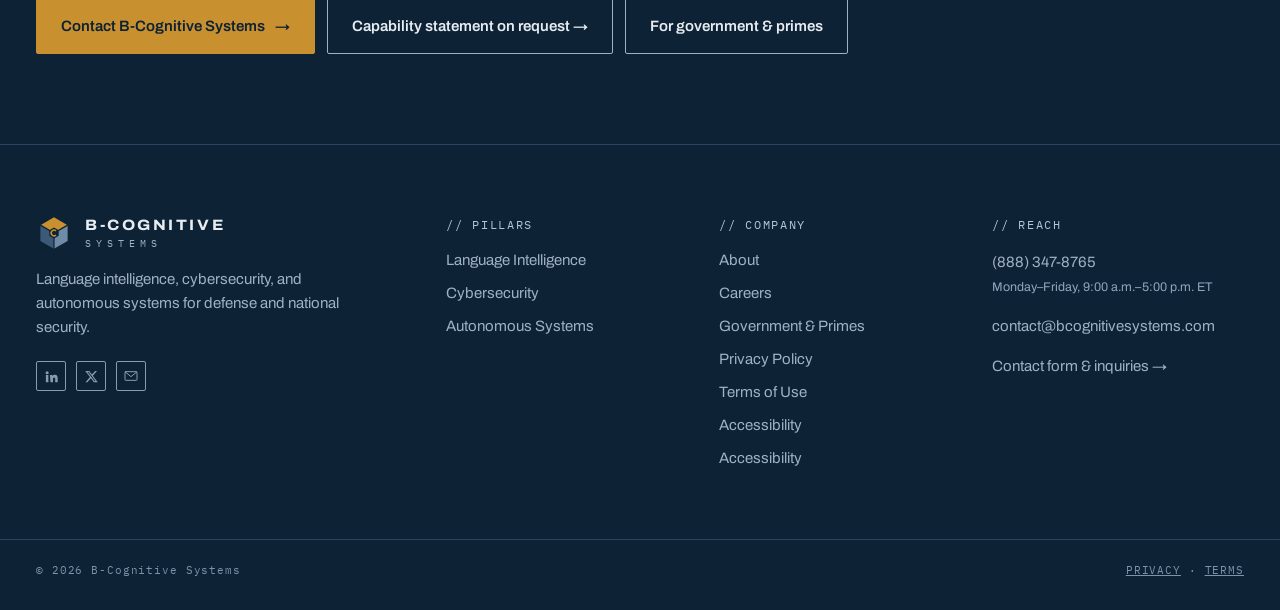
<file: accessibility.html>
<!DOCTYPE html>
<html lang="en">
<head>
<meta charset="utf-8">
<meta name="viewport" content="width=device-width, initial-scale=1">
<title>Accessibility Statement — B-Cognitive Systems</title>
<meta name="description" content="Accessibility statement for the B-Cognitive Systems website.">
<meta property="og:title" content="Accessibility Statement — B-Cognitive Systems">
<meta property="og:description" content="Accessibility statement for the B-Cognitive Systems website.">
<meta name="theme-color" content="#EEF1F4">
<meta property="og:type" content="website">
<meta property="og:site_name" content="B-Cognitive Systems">
<meta property="og:url" content="https://bcognitivesystems.com/accessibility">
<meta property="og:image" content="https://bcognitivesystems.com/assets/og-image.png">
<meta property="og:image:width" content="1200">
<meta property="og:image:height" content="630">
<meta name="twitter:card" content="summary_large_image">
<meta name="twitter:image" content="https://bcognitivesystems.com/assets/og-image.png">
<link rel="canonical" href="https://bcognitivesystems.com/accessibility">
<link rel="apple-touch-icon" href="assets/apple-touch-icon.png">
<link rel="preconnect" href="https://fonts.googleapis.com">
<link rel="preconnect" href="https://fonts.gstatic.com" crossorigin>
<link href="https://fonts.googleapis.com/css2?family=Archivo:wdth,wght@75..115,400..800&family=IBM+Plex+Mono:wght@400;500&family=Noto+Naskh+Arabic:wght@500&display=swap" rel="stylesheet">
<link rel="icon" href="data:image/svg+xml,%3Csvg%20viewBox='0%200%2048%2048'%20xmlns='http://www.w3.org/2000/svg'%3E%3Cpolygon%20points='24.00,3.00%2042.19,13.50%2024.00,24.00%205.81,13.50'%20fill='%23C8902E'/%3E%3Cpolygon%20points='5.81,13.50%2024.00,24.00%2024.00,45.00%205.81,34.50'%20fill='%230E2235'/%3E%3Cpolygon%20points='24.00,24.00%2042.19,13.50%2042.19,34.50%2024.00,45.00'%20fill='%2324405A'/%3E%3Cg%20stroke='%23EEF1F4'%20stroke-width='1.6'%3E%3Cline%20x1='24'%20y1='24'%20x2='5.81'%20y2='13.50'/%3E%3Cline%20x1='24'%20y1='24'%20x2='42.19'%20y2='13.50'/%3E%3Cline%20x1='24'%20y1='24'%20x2='24.00'%20y2='45.00'/%3E%3C/g%3E%3Cpolygon%20points='24.00,16.80%2030.24,20.40%2030.24,27.60%2024.00,31.20%2017.76,27.60%2017.76,20.40'%20fill='%23EEF1F4'/%3E%3Cpath%20d='M26.62%2021.38%20A3.7%203.7%200%201%200%2026.62%2026.62'%20fill='none'%20stroke='%23C8902E'%20stroke-width='2'/%3E%3C/svg%3E">
<link rel="stylesheet" href="styles.css">
</head>
<body>
<a class="skip" href="#main">Skip to content</a>
<div class="topline"><div class="wrap"><span>B-COGNITIVE SYSTEMS</span><span class="hide-sm">LANGUAGE INTELLIGENCE · CYBERSECURITY · AUTONOMOUS SYSTEMS</span></div></div>
<header class="site">
 <div class="wrap bar">
  <a href="/" class="brand" aria-label="B-Cognitive Systems home"><svg viewBox="0 0 48 48" class="emblem" aria-hidden="true"><polygon points="24.00,3.00 42.19,13.50 24.00,24.00 5.81,13.50" fill="#C8902E"/><polygon points="5.81,13.50 24.00,24.00 24.00,45.00 5.81,34.50" fill="#0E2235"/><polygon points="24.00,24.00 42.19,13.50 42.19,34.50 24.00,45.00" fill="#24405A"/><g stroke="#EEF1F4" stroke-width="1.6"><line x1="24" y1="24" x2="5.81" y2="13.50"/><line x1="24" y1="24" x2="42.19" y2="13.50"/><line x1="24" y1="24" x2="24.00" y2="45.00"/></g><polygon points="24.00,16.80 30.24,20.40 30.24,27.60 24.00,31.20 17.76,27.60 17.76,20.40" fill="#EEF1F4"/><path d="M26.62 21.38 A3.7 3.7 0 1 0 26.62 26.62" fill="none" stroke="#C8902E" stroke-width="2"/></svg><span class="wm">B-COGNITIVE<em>SYSTEMS</em></span></a>
  <nav id="site-nav" aria-label="Main"><ul><li><a href="/">Home</a></li><li><a href="/language-intelligence">Language Intelligence</a></li><li><a href="/cybersecurity">Cybersecurity</a></li><li><a href="/autonomous-systems">Autonomous Systems</a></li><li><a href="/about">About</a></li><li><a href="/careers">Careers</a></li></ul><a href="/contact" class="btn sm">Contact</a></nav>
  <button class="menu" aria-expanded="false" aria-controls="site-nav" aria-label="Open menu"><span></span><span></span></button>
 </div>
</header>
<main id="main">
<section class="phead"><div class="wrap"><p class="tag">LEGAL // ACCESSIBILITY</p><h1 class="reveal">Accessibility.</h1><p class="lead reveal">We want everyone who visits this website to be able to read and use it. This page explains what we have built, what we know still needs work, and how to reach us.</p></div><div class="wrap-wide gfx-full reveal"><svg viewBox="0 0 1200 360" class="biggfx" aria-hidden="true"><rect x="380" y="40" width="230" height="290" class="sheet"/><rect x="404" y="80" width="180" height="8" class="txt"/><rect x="404" y="106" width="163" height="8" class="txt"/><rect x="404" y="132" width="146" height="8" class="txt"/><rect x="404" y="158" width="129" height="8" class="txt"/><rect x="404" y="184" width="172" height="8" class="txt"/><rect x="404" y="210" width="155" height="8" class="txt"/><rect x="404" y="236" width="138" height="8" class="txt"/><rect x="404" y="262" width="121" height="8" class="txt"/><rect x="404" y="288" width="164" height="8" class="txt"/><rect x="530" y="56" width="230" height="290" class="sheet"/><rect x="554" y="96" width="180" height="8" class="txt"/><rect x="554" y="122" width="163" height="8" class="txt"/><rect x="554" y="148" width="146" height="8" class="txt"/><rect x="554" y="174" width="129" height="8" class="txt"/><rect x="554" y="200" width="172" height="8" class="txt"/><rect x="554" y="226" width="155" height="8" class="txt"/><rect x="554" y="252" width="138" height="8" class="txt"/><rect x="554" y="278" width="121" height="8" class="txt"/><rect x="554" y="304" width="164" height="8" class="txt"/><rect x="680" y="72" width="230" height="290" class="sheet"/><rect x="704" y="112" width="180" height="8" class="txt"/><rect x="704" y="138" width="163" height="8" class="txt"/><rect x="704" y="164" width="146" height="8" class="txt"/><rect x="704" y="190" width="129" height="8" class="txt"/><rect x="704" y="216" width="172" height="8" class="txt"/><rect x="704" y="242" width="155" height="8" class="txt"/><rect x="704" y="268" width="138" height="8" class="txt"/><rect x="704" y="294" width="121" height="8" class="txt"/><rect x="704" y="320" width="164" height="8" class="txt"/><g transform="translate(760,170)"><path d="M0 -70 L60 -48 V0 C60 40 32 66 0 78 C-32 66 -60 40 -60 0 V-48Z" class="core"/><path d="M-24 2 L-6 20 L28 -16" fill="none" stroke="#C8902E" stroke-width="6" stroke-linecap="round" stroke-linejoin="round"/></g></svg></div>
<h2>Our commitment</h2><p>B-Cognitive Systems wants this website to be usable by everyone, including people who use screen readers, keyboard-only navigation, screen magnification or browser zoom, and voice control. We aim to meet the Web Content Accessibility Guidelines (WCAG) 2.1, Level AA. We have not yet had this website independently audited, and we have not completed testing against every WCAG success criterion. We therefore do not claim conformance. This statement describes what we have built, what we know does not yet meet the standard, and what we plan to do next.</p>
<h2>Scope</h2><p>This statement covers every page at bcognitivesystems.com: the home page, Language Intelligence, Cybersecurity, Autonomous Systems, About, Government &amp; Primes, Careers, Contact, Privacy Policy, Terms of Use, this Accessibility Statement, the thank-you page, and the 404 page. It also covers the contact form. Our capability statement is not yet available online; see Alternative formats below.</p>
<h2>Features we have built</h2><p>The following features are in the site code as of October 22, 2026:</p><ul class="changelog"><li><b>Language:</b> every page declares its language as English.</li><li><b>Page titles:</b> each page has a unique title that names the page and the company.</li><li><b>Skip link:</b> every page starts with a &ldquo;Skip to content&rdquo; link that moves keyboard and screen reader users straight to the main content.</li><li><b>Headings:</b> each page has one main heading, and section headings follow in order.</li><li><b>Navigation:</b> the main menu and the footer menu use labeled links. On small screens the main menu opens from a button that announces whether it is open or closed.</li><li><b>Keyboard focus:</b> links, buttons, and form fields show a visible gold outline when they receive keyboard focus.</li><li><b>Reduced motion:</b> animations and reveal effects are turned off for visitors whose device is set to reduce motion.</li><li><b>Zoom:</b> the site does not block pinch zoom or browser zoom.</li><li><b>Images:</b> the one photograph has descriptive alternative text. Decorative network and honeycomb graphics are hidden from screen readers. Informative graphics have text labels or are explained in the surrounding text.</li><li><b>Contact form:</b> every field has a visible label, and required fields are marked as required. The spam-check field is hidden from screen readers and from keyboard focus.</li><li><b>Links:</b> links to other websites open in a new window and are set up so the new page cannot access this one.</li><li><b>Multilingual text:</b> Arabic-script text uses a dedicated font (Noto Naskh Arabic) for better legibility.</li></ul>
<h2>Known limitations</h2><p>We know the following do not yet fully meet WCAG 2.1 AA:</p><ul class="changelog"><li><b>Color contrast:</b> we have not measured every text and background combination. Some muted gray text on dark navy backgrounds may fall below the 4.5:1 ratio that WCAG requires for body text. We are measuring and correcting this.</li><li><b>Themes:</b> the site has one visual theme. It does not offer a dark mode or a high-contrast mode.</li><li><b>New-window links:</b> links to LinkedIn and X open in a new window. Screen reader users hear &ldquo;(opens in new window)&rdquo; in the link name. We plan to add the same text visibly to these links.</li><li><b>Form messages:</b> after you send the contact form, you are taken to the thank-you page. Any error messages from the form service have not been tested with screen readers.</li><li><b>Illustrative graphics:</b> the threat-feed, language-analysis, and cyber displays are visual illustrations. They are explained in the text beside them, but they may not convey every detail to screen reader users.</li><li><b>Fonts for multilingual text:</b> text in Persian, Dari, Pashto, Urdu, Punjabi, Sindhi, Uzbek, Tajik, and Russian is shown in the browser&rsquo;s fonts for those scripts. Small text may be harder to read on some devices.</li><li><b>External fonts:</b> the site loads fonts from Google Fonts. If those fonts cannot load, the browser uses fallback fonts, and layout may shift slightly.</li><li><b>Third-party form service:</b> the contact form is processed by Web3Forms. Its accessibility is outside our direct control.</li><li><b>Capability statement:</b> the PDF is not yet available online, and we have not checked whether it is accessible.</li></ul>
<h2>Testing status</h2><p>We have reviewed the site code for page structure, heading order, labels, focus behavior, and motion settings. We have not yet completed the following tests, and we will publish the results on this page when they are done:</p><ul class="changelog"><li>Automated scanning of every page with a recognized accessibility testing tool.</li><li>Keyboard-only testing of every page, including the menus, the contact form, and the footer.</li><li>Screen reader testing with NVDA on Windows and VoiceOver on iPhone or Mac, for the home page, a service page, the contact form, and the thank-you page.</li><li>Color contrast measurement of every text and background combination.</li></ul><p>Target date for completing these tests: December 31, 2026.</p>
<h2>Alternative formats</h2><p>If you need any page of this website, or our capability statement, in another format, such as accessible PDF, large print, plain text, or an email, contact us. We will provide it at no charge.</p>
<h2>Request help or report a problem</h2><p>If you have difficulty using any part of this website, please tell us. Include the page address, what you were trying to do, the device and browser you used, and any assistive technology you use. We aim to respond within five business days and to tell you what we will do about the problem.</p><ul class="changelog"><li>Email: <a href="mailto:contact@bcognitivesystems.com">contact@bcognitivesystems.com</a></li><li>Phone: (888) 347-8765, Monday to Friday, 9:00 a.m. to 5:00 p.m. ET</li><li>Contact form: <a href="/contact">contact page</a></li></ul>
<h2>Third-party content</h2><p>This website links to third-party sites, including LinkedIn and X. We do not control the accessibility of those sites.</p>
<h2>Review schedule</h2><p>We review this statement at least once a year and after any significant change to the website. We will update it when testing is completed or when we fix a known limitation.</p>
<h2>Effective date</h2><p>Effective October 22, 2026.</p><ul class="changelog"><li><b>October 22, 2026:</b> Initial accessibility statement published, with features, known limitations, and testing status described.</li></ul>
</div></section>
</main>
<section class="cta-band navy">
 <div class="wrap cta-in">
  <div><p class="tag gold">// ENGAGE</p><h2>Need to understand the region in its own language?</h2></div>
  <div class="cta-acts"><a class="btn gold" href="/contact">Contact B-Cognitive Systems <span aria-hidden="true">→</span></a><a class="btn line-light" href="/contact">Capability statement on request &rarr;</a><a class="btn line-light" href="/government">For government &amp; primes</a></div>
 </div>
</section>
<footer class="site navy">
 <div class="wrap foot">
  <div><a href="/" class="brand"><svg viewBox="0 0 48 48" class="emblem" aria-hidden="true"><polygon points="24.00,3.00 42.19,13.50 24.00,24.00 5.81,13.50" fill="#C8902E"/><polygon points="5.81,13.50 24.00,24.00 24.00,45.00 5.81,34.50" fill="#3B5A77"/><polygon points="24.00,24.00 42.19,13.50 42.19,34.50 24.00,45.00" fill="#6F8BA5"/><g stroke="#0E2235" stroke-width="1.6"><line x1="24" y1="24" x2="5.81" y2="13.50"/><line x1="24" y1="24" x2="42.19" y2="13.50"/><line x1="24" y1="24" x2="24.00" y2="45.00"/></g><polygon points="24.00,16.80 30.24,20.40 30.24,27.60 24.00,31.20 17.76,27.60 17.76,20.40" fill="#0E2235"/><path d="M26.62 21.38 A3.7 3.7 0 1 0 26.62 26.62" fill="none" stroke="#C8902E" stroke-width="2"/></svg><span class="wm">B-COGNITIVE<em>SYSTEMS</em></span></a><p>Language intelligence, cybersecurity, and autonomous systems for defense and national security.</p><div class="social"><a href="https://www.linkedin.com/company/bcognitivesystems/" aria-label="B-Cognitive Systems on LinkedIn (opens in new window)" target="_blank" rel="noopener"><svg viewBox="0 0 24 24" aria-hidden="true"><path fill="currentColor" d="M4.98 3.5A2.5 2.5 0 1 1 5 8.5a2.5 2.5 0 0 1-.02-5zM3 9.75h4V21H3zM9.5 9.75h3.8v1.6h.06c.53-1 1.83-2.05 3.77-2.05 4.03 0 4.77 2.65 4.77 6.1V21h-4v-4.9c0-1.17-.02-2.68-1.63-2.68-1.64 0-1.89 1.28-1.89 2.6V21h-4z"/></svg></a><a href="https://x.com/BCognitiveSys" aria-label="B-Cognitive Systems on X (opens in new window)" target="_blank" rel="noopener"><svg viewBox="0 0 24 24" aria-hidden="true"><path fill="currentColor" d="M17.75 3h3.06l-6.69 7.65L22 21h-6.17l-4.83-6.32L5.47 21H2.4l7.16-8.18L2 3h6.33l4.36 5.77zm-1.07 16.2h1.7L7.4 4.73H5.58z"/></svg></a><a href="mailto:contact@bcognitivesystems.com" aria-label="Email B-Cognitive Systems"><svg viewBox="0 0 24 24" class="ico" aria-hidden="true" fill="none" stroke="currentColor" stroke-width="1.5" stroke-linecap="round" stroke-linejoin="round"><rect x="3" y="5.5" width="18" height="13" rx="1"/><path d="M3.5 6l8.5 7 8.5-7"/></svg></a></div></div>
  <div><p class="tag">// PILLARS</p><ul><li><a href="/language-intelligence">Language Intelligence</a></li><li><a href="/cybersecurity">Cybersecurity</a></li><li><a href="/autonomous-systems">Autonomous Systems</a></li></ul></div>
  <div><p class="tag">// COMPANY</p><ul><li><a href="/about">About</a></li><li><a href="/careers">Careers</a></li><li><a href="/government">Government &amp; Primes</a></li><li><a href="/privacy">Privacy Policy</a></li><li><a href="/terms">Terms of Use</a></li><li><a href="/accessibility">Accessibility</a></li><li><a href="/accessibility">Accessibility</a></li></ul></div>
  <div><p class="tag">// REACH</p><p><a href="tel:+18883478765">(888) 347-8765</a><br><span class="ft-hours">Monday&ndash;Friday, 9:00 a.m.&ndash;5:00 p.m. ET</span></p><p><a href="mailto:contact@bcognitivesystems.com">contact@bcognitivesystems.com</a></p><p><a href="/contact#inquiry">Contact form &amp; inquiries →</a></p></div>
 </div>
 <div class="wrap legal"><span>© 2026 B-Cognitive Systems</span><span><a href="/privacy">PRIVACY</a> · <a href="/accessibility">TERMS</a></span></div>
</footer>
<script src="site.js" defer></script>
</body>
</html>
</file>
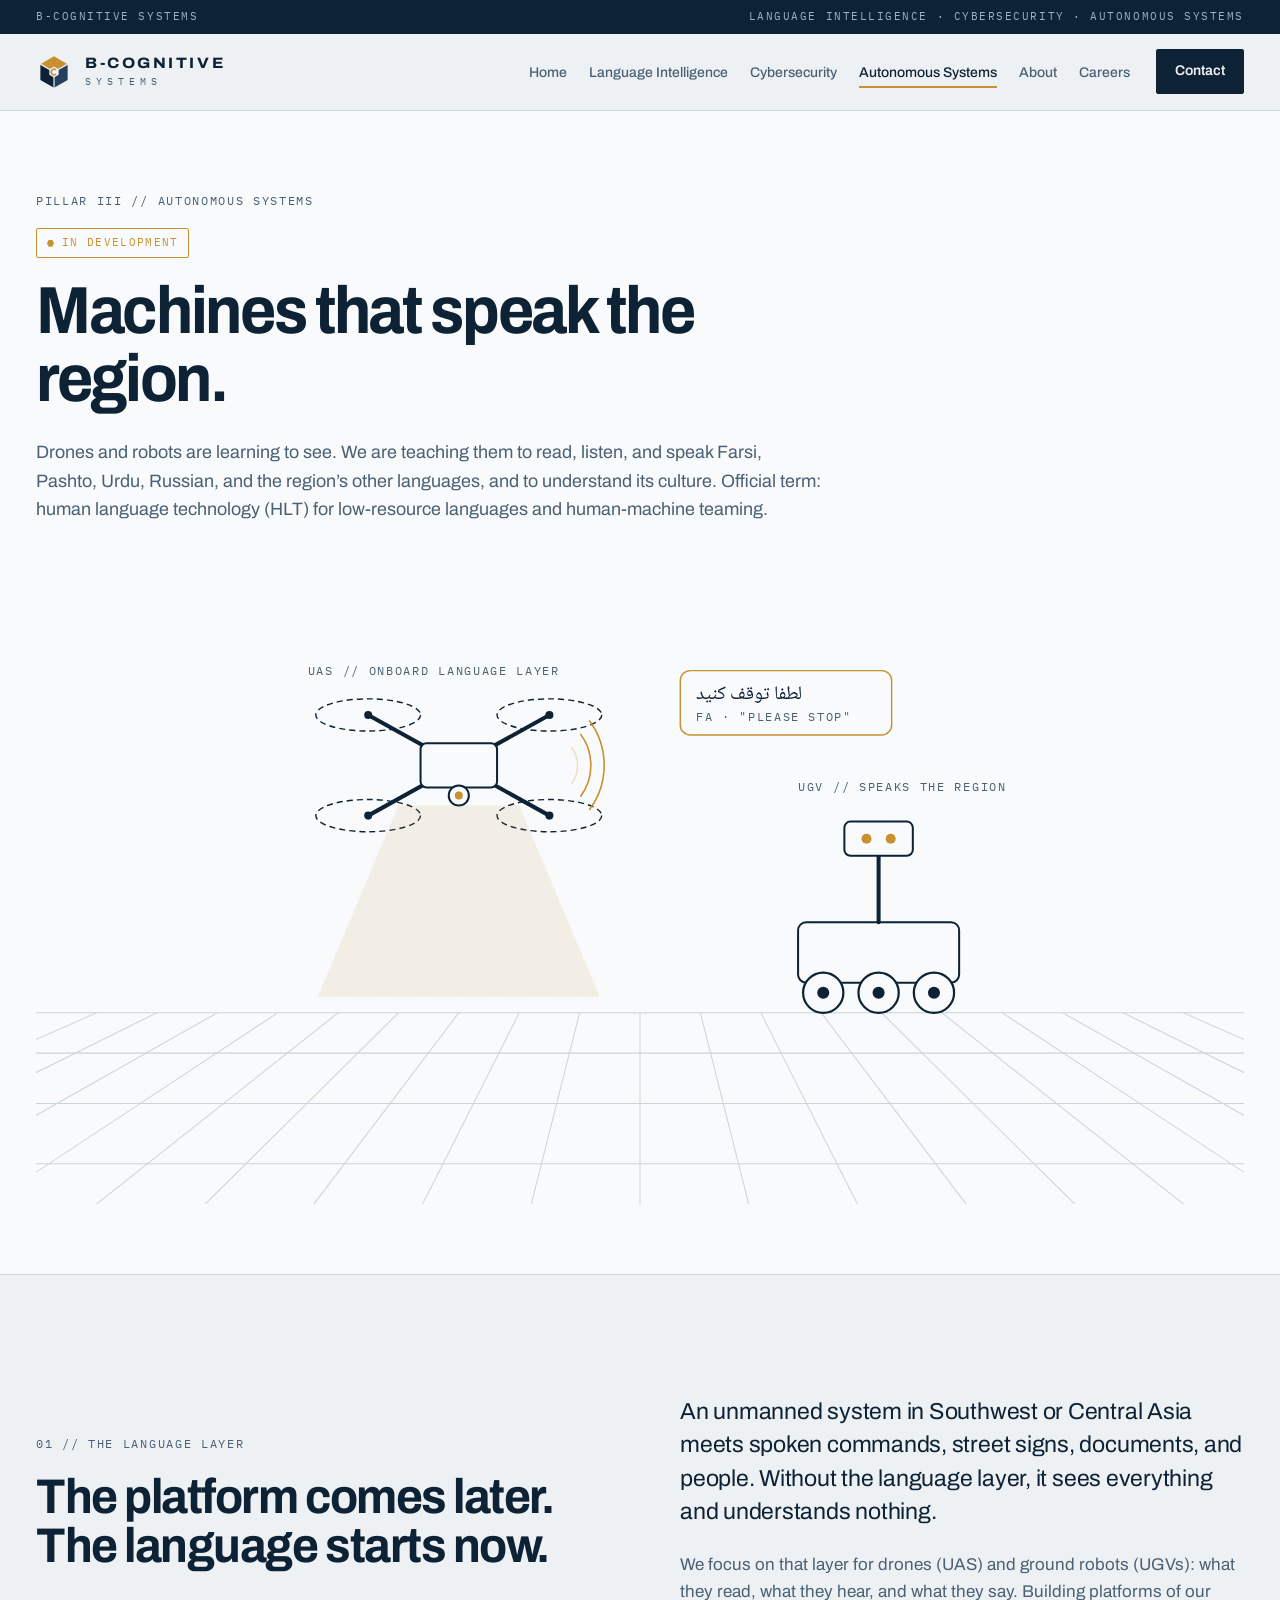
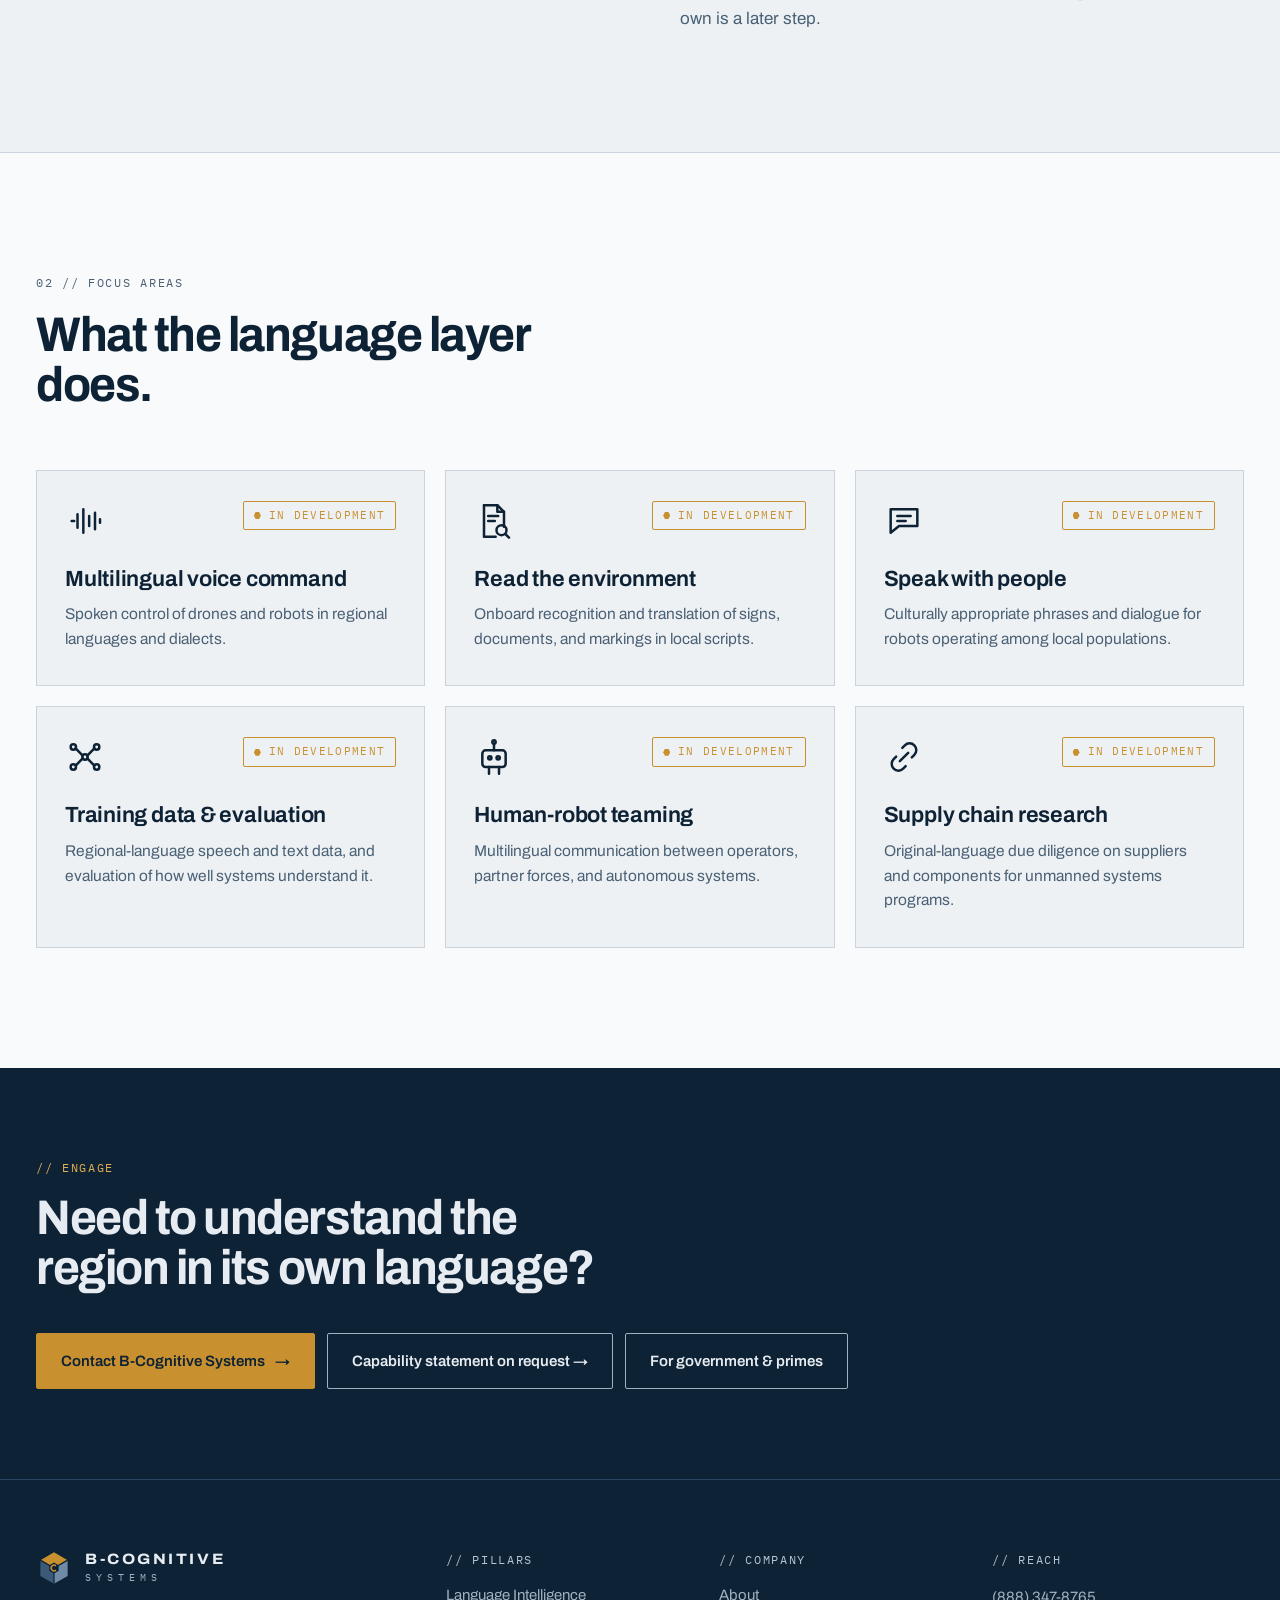
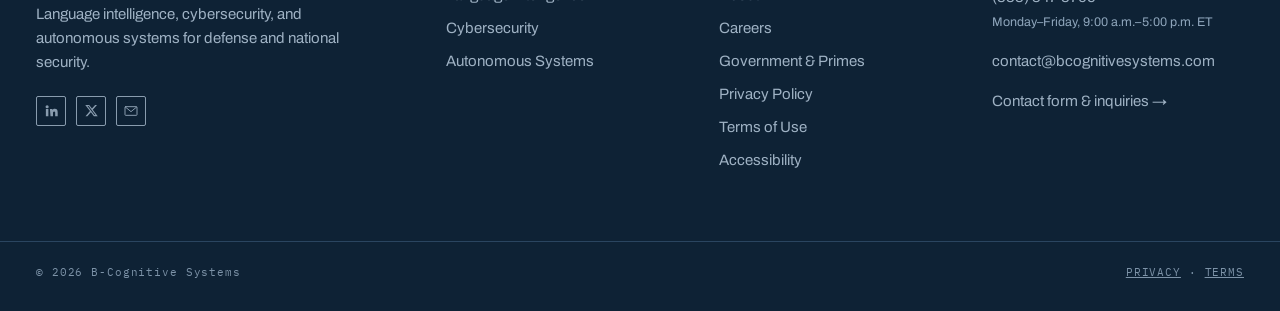
<file: autonomous-systems.html>
<!DOCTYPE html>
<html lang="en">
<head>
<meta charset="utf-8">
<meta name="viewport" content="width=device-width, initial-scale=1">
<title>Autonomous Systems — B-Cognitive Systems</title>
<meta name="description" content="Pillar III: teaching drones and robots to read, listen, and speak the region's languages and understand its culture.">
<meta property="og:title" content="Autonomous Systems — B-Cognitive Systems">
<meta property="og:description" content="Pillar III: teaching drones and robots to read, listen, and speak the region's languages and understand its culture.">
<meta name="theme-color" content="#EEF1F4">
<meta property="og:type" content="website">
<meta property="og:site_name" content="B-Cognitive Systems">
<meta property="og:url" content="https://bcognitivesystems.com/autonomous-systems">
<meta property="og:image" content="https://bcognitivesystems.com/assets/og-image.png">
<meta property="og:image:width" content="1200">
<meta property="og:image:height" content="630">
<meta name="twitter:card" content="summary_large_image">
<meta name="twitter:image" content="https://bcognitivesystems.com/assets/og-image.png">
<link rel="canonical" href="https://bcognitivesystems.com/autonomous-systems">
<link rel="apple-touch-icon" href="assets/apple-touch-icon.png">
<link rel="preconnect" href="https://fonts.googleapis.com">
<link rel="preconnect" href="https://fonts.gstatic.com" crossorigin>
<link href="https://fonts.googleapis.com/css2?family=Archivo:wdth,wght@75..115,400..800&family=IBM+Plex+Mono:wght@400;500&family=Noto+Naskh+Arabic:wght@500&display=swap" rel="stylesheet">
<link rel="icon" href="data:image/svg+xml,%3Csvg%20viewBox='0%200%2048%2048'%20xmlns='http://www.w3.org/2000/svg'%3E%3Cpolygon%20points='24.00,3.00%2042.19,13.50%2024.00,24.00%205.81,13.50'%20fill='%23C8902E'/%3E%3Cpolygon%20points='5.81,13.50%2024.00,24.00%2024.00,45.00%205.81,34.50'%20fill='%230E2235'/%3E%3Cpolygon%20points='24.00,24.00%2042.19,13.50%2042.19,34.50%2024.00,45.00'%20fill='%2324405A'/%3E%3Cg%20stroke='%23EEF1F4'%20stroke-width='1.6'%3E%3Cline%20x1='24'%20y1='24'%20x2='5.81'%20y2='13.50'/%3E%3Cline%20x1='24'%20y1='24'%20x2='42.19'%20y2='13.50'/%3E%3Cline%20x1='24'%20y1='24'%20x2='24.00'%20y2='45.00'/%3E%3C/g%3E%3Cpolygon%20points='24.00,16.80%2030.24,20.40%2030.24,27.60%2024.00,31.20%2017.76,27.60%2017.76,20.40'%20fill='%23EEF1F4'/%3E%3Cpath%20d='M26.62%2021.38%20A3.7%203.7%200%201%200%2026.62%2026.62'%20fill='none'%20stroke='%23C8902E'%20stroke-width='2'/%3E%3C/svg%3E">
<link rel="stylesheet" href="styles.css">
</head>
<body>
<a class="skip" href="#main">Skip to content</a>
<div class="topline"><div class="wrap"><span>B-COGNITIVE SYSTEMS</span><span class="hide-sm">LANGUAGE INTELLIGENCE · CYBERSECURITY · AUTONOMOUS SYSTEMS</span></div></div>
<header class="site">
 <div class="wrap bar">
  <a href="/" class="brand" aria-label="B-Cognitive Systems home"><svg viewBox="0 0 48 48" class="emblem" aria-hidden="true"><polygon points="24.00,3.00 42.19,13.50 24.00,24.00 5.81,13.50" fill="#C8902E"/><polygon points="5.81,13.50 24.00,24.00 24.00,45.00 5.81,34.50" fill="#0E2235"/><polygon points="24.00,24.00 42.19,13.50 42.19,34.50 24.00,45.00" fill="#24405A"/><g stroke="#EEF1F4" stroke-width="1.6"><line x1="24" y1="24" x2="5.81" y2="13.50"/><line x1="24" y1="24" x2="42.19" y2="13.50"/><line x1="24" y1="24" x2="24.00" y2="45.00"/></g><polygon points="24.00,16.80 30.24,20.40 30.24,27.60 24.00,31.20 17.76,27.60 17.76,20.40" fill="#EEF1F4"/><path d="M26.62 21.38 A3.7 3.7 0 1 0 26.62 26.62" fill="none" stroke="#C8902E" stroke-width="2"/></svg><span class="wm">B-COGNITIVE<em>SYSTEMS</em></span></a>
  <nav id="site-nav" aria-label="Main"><ul><li><a href="/">Home</a></li><li><a href="/language-intelligence">Language Intelligence</a></li><li><a href="/cybersecurity">Cybersecurity</a></li><li><a href="/autonomous-systems" aria-current="page">Autonomous Systems</a></li><li><a href="/about">About</a></li><li><a href="/careers">Careers</a></li></ul><a href="/contact" class="btn sm">Contact</a></nav>
  <button class="menu" aria-expanded="false" aria-controls="site-nav" aria-label="Open menu"><span></span><span></span></button>
 </div>
</header>
<main id="main">
<section class="phead"><div class="wrap"><p class="tag">PILLAR III // AUTONOMOUS SYSTEMS</p><span class="status mid">In development</span><h1 class="reveal">Machines that speak the region.</h1><p class="lead reveal">Drones and robots are learning to see. We are teaching them to read, listen, and speak Farsi, Pashto, Urdu, Russian, and the region&rsquo;s other languages, and to understand its culture. Official term: human language technology (HLT) for low-resource languages and human-machine teaming.</p></div><div class="wrap-wide gfx-full reveal"><svg viewBox="0 0 1200 620" class="biggfx" role="img" aria-label="An aerial drone and a ground robot exchanging spoken language with people in Persian, Pashto, and Urdu"><line x1="0" y1="430" x2="-480" y2="620" class="floor"/><line x1="60" y1="430" x2="-372" y2="620" class="floor"/><line x1="120" y1="430" x2="-264" y2="620" class="floor"/><line x1="180" y1="430" x2="-156" y2="620" class="floor"/><line x1="240" y1="430" x2="-48" y2="620" class="floor"/><line x1="300" y1="430" x2="60" y2="620" class="floor"/><line x1="360" y1="430" x2="168" y2="620" class="floor"/><line x1="420" y1="430" x2="276" y2="620" class="floor"/><line x1="480" y1="430" x2="384" y2="620" class="floor"/><line x1="540" y1="430" x2="492" y2="620" class="floor"/><line x1="600" y1="430" x2="600" y2="620" class="floor"/><line x1="660" y1="430" x2="708" y2="620" class="floor"/><line x1="720" y1="430" x2="816" y2="620" class="floor"/><line x1="780" y1="430" x2="924" y2="620" class="floor"/><line x1="840" y1="430" x2="1032" y2="620" class="floor"/><line x1="900" y1="430" x2="1140" y2="620" class="floor"/><line x1="960" y1="430" x2="1248" y2="620" class="floor"/><line x1="1020" y1="430" x2="1356" y2="620" class="floor"/><line x1="1080" y1="430" x2="1464" y2="620" class="floor"/><line x1="1140" y1="430" x2="1572" y2="620" class="floor"/><line x1="1200" y1="430" x2="1680" y2="620" class="floor"/><line x1="0" y1="430" x2="1200" y2="430" class="floor"/><line x1="0" y1="470" x2="1200" y2="470" class="floor"/><line x1="0" y1="520" x2="1200" y2="520" class="floor"/><line x1="0" y1="580" x2="1200" y2="580" class="floor"/><g><animateTransform attributeName="transform" type="translate" values="0 0;0 -14;0 0" dur="7s" repeatCount="indefinite"/><line x1="420" y1="190" x2="330" y2="140" class="arm"/><ellipse cx="330" cy="140" rx="52" ry="16" class="rotor"/><circle cx="330" cy="140" r="4" class="hub"/><line x1="420" y1="190" x2="510" y2="140" class="arm"/><ellipse cx="510" cy="140" rx="52" ry="16" class="rotor"/><circle cx="510" cy="140" r="4" class="hub"/><line x1="420" y1="190" x2="330" y2="240" class="arm"/><ellipse cx="330" cy="240" rx="52" ry="16" class="rotor"/><circle cx="330" cy="240" r="4" class="hub"/><line x1="420" y1="190" x2="510" y2="240" class="arm"/><ellipse cx="510" cy="240" rx="52" ry="16" class="rotor"/><circle cx="510" cy="240" r="4" class="hub"/><rect x="382" y="168" width="76" height="44" rx="6" class="body"/><circle cx="420" cy="220" r="10" class="cam"/><circle cx="420" cy="220" r="4" fill="#C8902E"/><path d="M360 230 L280 420 L560 420 L480 230 Z" class="cone"/><text x="270" y="100" class="lab">UAS // ONBOARD LANGUAGE LAYER</text><path d="M520 172.0 A30 30 0 0 1 520 208.0" transform="translate(12.0 0)" class="wave"><animate attributeName="opacity" values="0;1;0" dur="4s" begin="1.0s" repeatCount="indefinite"/></path><path d="M520 158.8 A52 52 0 0 1 520 221.2" transform="translate(20.8 0)" class="wave"><animate attributeName="opacity" values="0;1;0" dur="4s" begin="1.7s" repeatCount="indefinite"/></path><path d="M520 145.6 A74 74 0 0 1 520 234.4" transform="translate(29.6 0)" class="wave"><animate attributeName="opacity" values="0;1;0" dur="4s" begin="2.5s" repeatCount="indefinite"/></path></g><g><animateTransform attributeName="transform" type="translate" values="0 0;-70 0;0 0" dur="16s" repeatCount="indefinite"/><rect x="770" y="340" width="160" height="60" rx="8" class="body"/><circle cx="795" cy="410" r="20" class="wheel"/><circle cx="795" cy="410" r="6" class="hub"/><circle cx="850" cy="410" r="20" class="wheel"/><circle cx="850" cy="410" r="6" class="hub"/><circle cx="905" cy="410" r="20" class="wheel"/><circle cx="905" cy="410" r="6" class="hub"/><line x1="850" y1="340" x2="850" y2="270" class="arm"/><rect x="816" y="240" width="68" height="34" rx="6" class="body"/><circle cx="838" cy="257" r="5" fill="#C8902E"/><circle cx="862" cy="257" r="5" fill="#C8902E"/><text x="770" y="210" class="lab">UGV // SPEAKS THE REGION</text></g><g transform="translate(640,90)" opacity="0"><rect width="210" height="64" rx="10" class="bub"/><text x="16" y="28" class="scr sm">لطفا توقف کنید</text><text x="16" y="50" class="lab sm">FA · "PLEASE STOP"</text><animate attributeName="opacity" values="0;1;1;0;0" keyTimes="0;.08;.4;.5;1" dur="16s" begin="0s" repeatCount="indefinite"/></g><g transform="translate(950,232)" opacity="0"><rect width="230" height="64" rx="10" class="bub"/><text x="16" y="28" class="scr sm">سلام، مرسته غواړئ؟</text><text x="16" y="50" class="lab sm">PS · "HELLO, NEED HELP?"</text><animate attributeName="opacity" values="0;1;1;0;0" keyTimes="0;.08;.4;.5;1" dur="16s" begin="4s" repeatCount="indefinite"/></g><g transform="translate(180,470)" opacity="0"><rect width="220" height="64" rx="10" class="bub"/><text x="16" y="28" class="scr sm">راستہ کہاں ہے؟</text><text x="16" y="50" class="lab sm">UR · "WHERE IS THE ROAD?"</text><animate attributeName="opacity" values="0;1;1;0;0" keyTimes="0;.08;.4;.5;1" dur="16s" begin="8s" repeatCount="indefinite"/></g><g transform="translate(940,470)" opacity="0"><rect width="210" height="64" rx="10" class="bub"/><text x="16" y="28" class="scr sm">Нужна помощь?</text><text x="16" y="50" class="lab sm">RU · "NEED HELP?"</text><animate attributeName="opacity" values="0;1;1;0;0" keyTimes="0;.08;.4;.5;1" dur="16s" begin="12s" repeatCount="indefinite"/></g></svg></div></section>
<section>
 <div class="wrap split">
  <div><p class="tag">01 // THE LANGUAGE LAYER</p><h2 class="reveal">The platform comes later. The language starts now.</h2></div>
  <div class="reveal"><p class="body-lg">An unmanned system in Southwest or Central Asia meets spoken commands, street signs, documents, and people. Without the language layer, it sees everything and understands nothing.</p><p class="muted">We focus on that layer for drones (UAS) and ground robots (UGVs): what they read, what they hear, and what they say. Building platforms of our own is a later step.</p></div>
 </div>
</section>
<section class="soft">
 <div class="wrap">
  <div class="shead"><p class="tag">02 // FOCUS AREAS</p><h2 class="reveal">What the language layer does.</h2></div>
  <div class="capgrid">
   <article class="capc reveal"><div class="capc-top"><svg viewBox="0 0 24 24" class="ico" aria-hidden="true" fill="none" stroke="currentColor" stroke-width="1.5" stroke-linecap="round" stroke-linejoin="round"><path d="M4 12h1.5M7.5 8v8M11 5v14M14.5 9v6M18 7v10M21 11v2"/></svg><span class="status mid">In development</span></div><h3>Multilingual voice command</h3><p>Spoken control of drones and robots in regional languages and dialects.</p></article>
   <article class="capc reveal"><div class="capc-top"><svg viewBox="0 0 24 24" class="ico" aria-hidden="true" fill="none" stroke="currentColor" stroke-width="1.5" stroke-linecap="round" stroke-linejoin="round"><path d="M6 2.5h8l4 4v9"/><path d="M14 2.5v4h4"/><path d="M6 2.5v19h7"/><circle cx="16.5" cy="17.5" r="3"/><path d="M18.7 19.7l2.3 2.3M8.5 9h6M8.5 12h4"/></svg><span class="status mid">In development</span></div><h3>Read the environment</h3><p>Onboard recognition and translation of signs, documents, and markings in local scripts.</p></article>
   <article class="capc reveal"><div class="capc-top"><svg viewBox="0 0 24 24" class="ico" aria-hidden="true" fill="none" stroke="currentColor" stroke-width="1.5" stroke-linecap="round" stroke-linejoin="round"><path d="M4 5h16v10H9l-5 4z"/><path d="M8 9h8M8 12h5"/></svg><span class="status mid">In development</span></div><h3>Speak with people</h3><p>Culturally appropriate phrases and dialogue for robots operating among local populations.</p></article>
   <article class="capc reveal"><div class="capc-top"><svg viewBox="0 0 24 24" class="ico" aria-hidden="true" fill="none" stroke="currentColor" stroke-width="1.5" stroke-linecap="round" stroke-linejoin="round"><circle cx="5" cy="6" r="1.6"/><circle cx="5" cy="18" r="1.6"/><circle cx="12" cy="12" r="1.6"/><circle cx="19" cy="6" r="1.6"/><circle cx="19" cy="18" r="1.6"/><path d="M6.4 6.8l4.2 4.4M6.4 17.2l4.2-4.4M13.4 11.2l4.2-4.4M13.4 12.8l4.2 4.4"/></svg><span class="status mid">In development</span></div><h3>Training data &amp; evaluation</h3><p>Regional-language speech and text data, and evaluation of how well systems understand it.</p></article>
   <article class="capc reveal"><div class="capc-top"><svg viewBox="0 0 24 24" class="ico" aria-hidden="true" fill="none" stroke="currentColor" stroke-width="1.5" stroke-linecap="round" stroke-linejoin="round"><rect x="5" y="8" width="14" height="10" rx="2"/><path d="M12 8V4M9 22v-4M15 22v-4"/><circle cx="12" cy="3" r="1"/><circle cx="9.5" cy="12.5" r="1"/><circle cx="14.5" cy="12.5" r="1"/></svg><span class="status mid">In development</span></div><h3>Human-robot teaming</h3><p>Multilingual communication between operators, partner forces, and autonomous systems.</p></article>
   <article class="capc reveal"><div class="capc-top"><svg viewBox="0 0 24 24" class="ico" aria-hidden="true" fill="none" stroke="currentColor" stroke-width="1.5" stroke-linecap="round" stroke-linejoin="round"><path d="M9.5 14.5l5-5"/><path d="M11 6.5l1.5-1.5a4 4 0 0 1 5.7 5.7L16.7 12.2M13 17.5L11.5 19a4 4 0 0 1-5.7-5.7l1.5-1.5"/></svg><span class="status mid">In development</span></div><h3>Supply chain research</h3><p>Original-language due diligence on suppliers and components for unmanned systems programs.</p></article>
  </div>
 </div>
</section>
</main>
<section class="cta-band navy">
 <div class="wrap cta-in">
  <div><p class="tag gold">// ENGAGE</p><h2>Need to understand the region in its own language?</h2></div>
  <div class="cta-acts"><a class="btn gold" href="/contact">Contact B-Cognitive Systems <span aria-hidden="true">→</span></a><a class="btn line-light" href="/contact">Capability statement on request &rarr;</a><a class="btn line-light" href="/government">For government &amp; primes</a></div>
 </div>
</section>
<footer class="site navy">
 <div class="wrap foot">
  <div><a href="/" class="brand"><svg viewBox="0 0 48 48" class="emblem" aria-hidden="true"><polygon points="24.00,3.00 42.19,13.50 24.00,24.00 5.81,13.50" fill="#C8902E"/><polygon points="5.81,13.50 24.00,24.00 24.00,45.00 5.81,34.50" fill="#3B5A77"/><polygon points="24.00,24.00 42.19,13.50 42.19,34.50 24.00,45.00" fill="#6F8BA5"/><g stroke="#0E2235" stroke-width="1.6"><line x1="24" y1="24" x2="5.81" y2="13.50"/><line x1="24" y1="24" x2="42.19" y2="13.50"/><line x1="24" y1="24" x2="24.00" y2="45.00"/></g><polygon points="24.00,16.80 30.24,20.40 30.24,27.60 24.00,31.20 17.76,27.60 17.76,20.40" fill="#0E2235"/><path d="M26.62 21.38 A3.7 3.7 0 1 0 26.62 26.62" fill="none" stroke="#C8902E" stroke-width="2"/></svg><span class="wm">B-COGNITIVE<em>SYSTEMS</em></span></a><p>Language intelligence, cybersecurity, and autonomous systems for defense and national security.</p><div class="social"><a href="https://www.linkedin.com/company/bcognitivesystems/" aria-label="B-Cognitive Systems on LinkedIn (opens in new window)" target="_blank" rel="noopener"><svg viewBox="0 0 24 24" aria-hidden="true"><path fill="currentColor" d="M4.98 3.5A2.5 2.5 0 1 1 5 8.5a2.5 2.5 0 0 1-.02-5zM3 9.75h4V21H3zM9.5 9.75h3.8v1.6h.06c.53-1 1.83-2.05 3.77-2.05 4.03 0 4.77 2.65 4.77 6.1V21h-4v-4.9c0-1.17-.02-2.68-1.63-2.68-1.64 0-1.89 1.28-1.89 2.6V21h-4z"/></svg></a><a href="https://x.com/BCognitiveSys" aria-label="B-Cognitive Systems on X (opens in new window)" target="_blank" rel="noopener"><svg viewBox="0 0 24 24" aria-hidden="true"><path fill="currentColor" d="M17.75 3h3.06l-6.69 7.65L22 21h-6.17l-4.83-6.32L5.47 21H2.4l7.16-8.18L2 3h6.33l4.36 5.77zm-1.07 16.2h1.7L7.4 4.73H5.58z"/></svg></a><a href="mailto:contact@bcognitivesystems.com" aria-label="Email B-Cognitive Systems"><svg viewBox="0 0 24 24" class="ico" aria-hidden="true" fill="none" stroke="currentColor" stroke-width="1.5" stroke-linecap="round" stroke-linejoin="round"><rect x="3" y="5.5" width="18" height="13" rx="1"/><path d="M3.5 6l8.5 7 8.5-7"/></svg></a></div></div>
  <div><p class="tag">// PILLARS</p><ul><li><a href="/language-intelligence">Language Intelligence</a></li><li><a href="/cybersecurity">Cybersecurity</a></li><li><a href="/autonomous-systems">Autonomous Systems</a></li></ul></div>
  <div><p class="tag">// COMPANY</p><ul><li><a href="/about">About</a></li><li><a href="/careers">Careers</a></li><li><a href="/government">Government &amp; Primes</a></li><li><a href="/privacy">Privacy Policy</a></li><li><a href="/terms">Terms of Use</a></li><li><a href="/accessibility">Accessibility</a></li></ul></div>
  <div><p class="tag">// REACH</p><p><a href="tel:+18883478765">(888) 347-8765</a><br><span class="ft-hours">Monday&ndash;Friday, 9:00 a.m.&ndash;5:00 p.m. ET</span></p><p><a href="mailto:contact@bcognitivesystems.com">contact@bcognitivesystems.com</a></p><p><a href="/contact#inquiry">Contact form &amp; inquiries →</a></p></div>
 </div>
 <div class="wrap legal"><span>© 2026 B-Cognitive Systems</span><span><a href="/privacy">PRIVACY</a> · <a href="/terms">TERMS</a></span></div>
</footer>
<script src="site.js" defer></script>
</body>
</html>
</file>
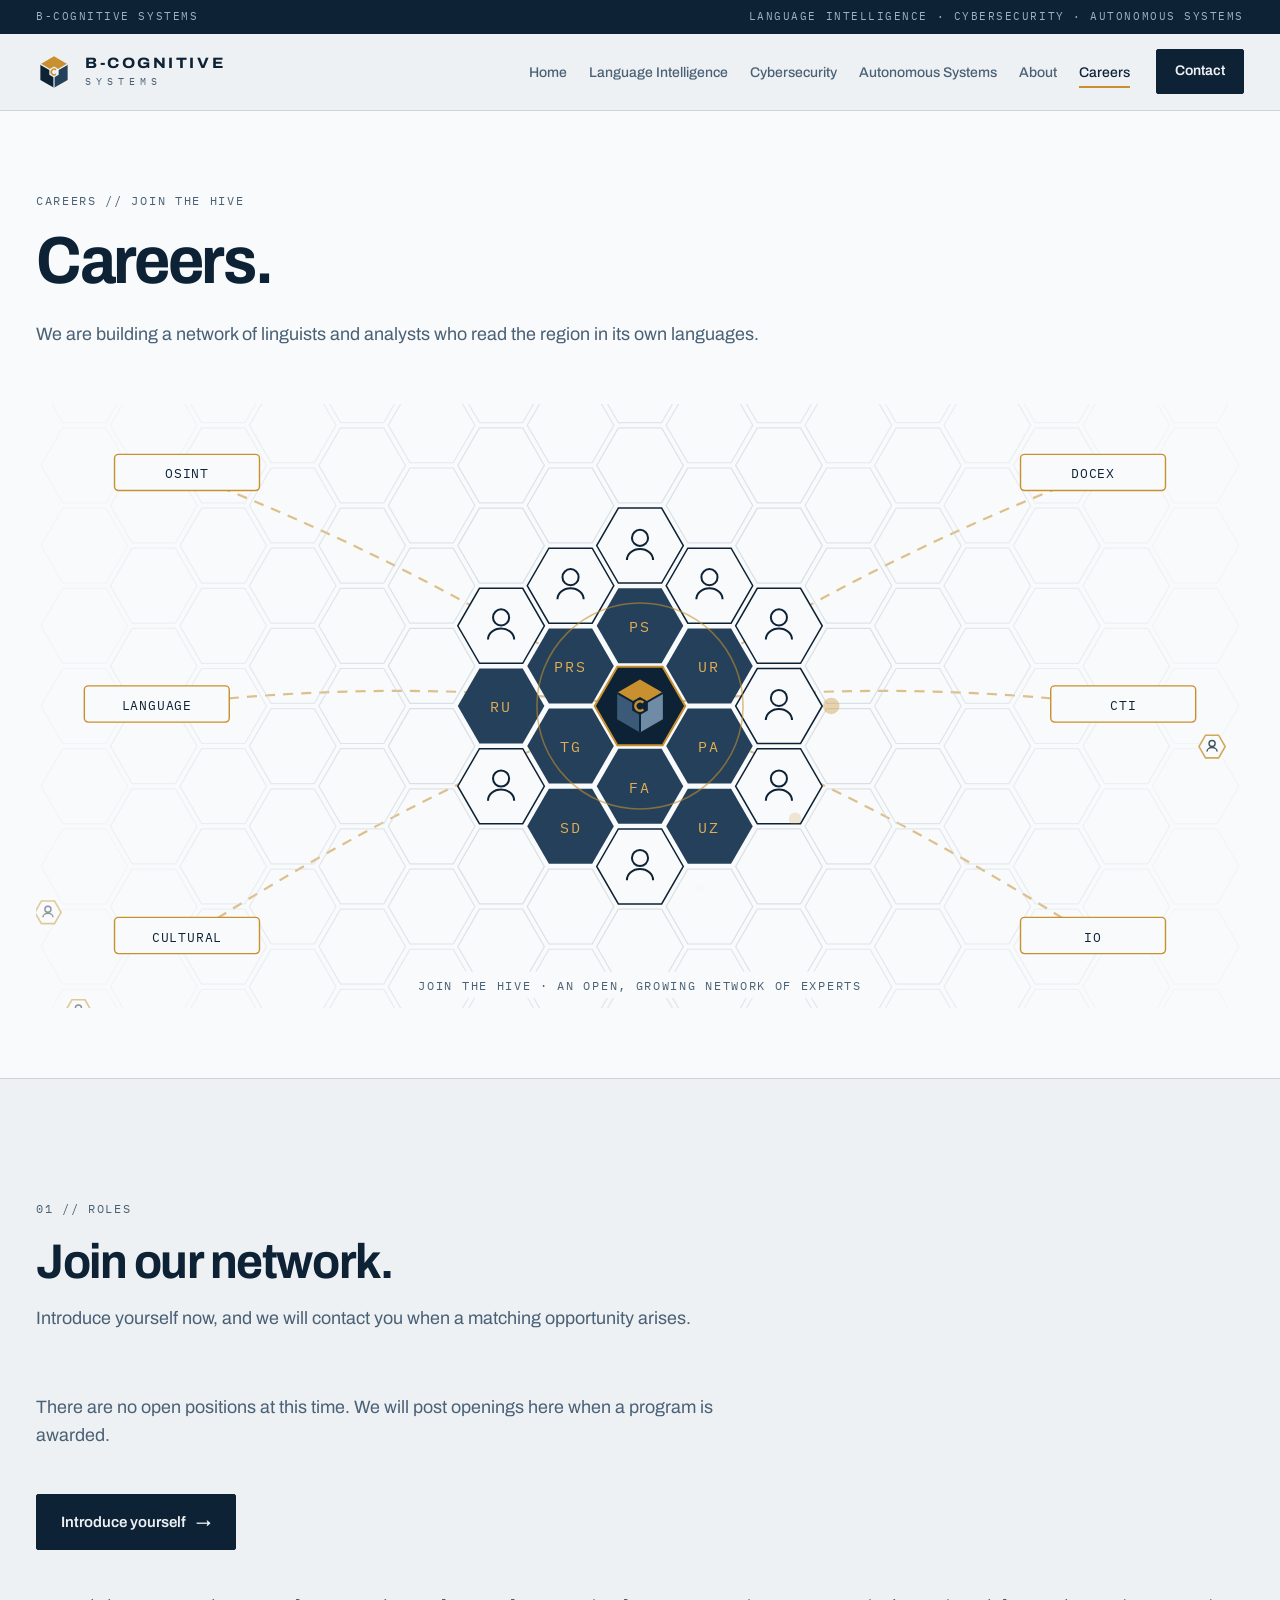
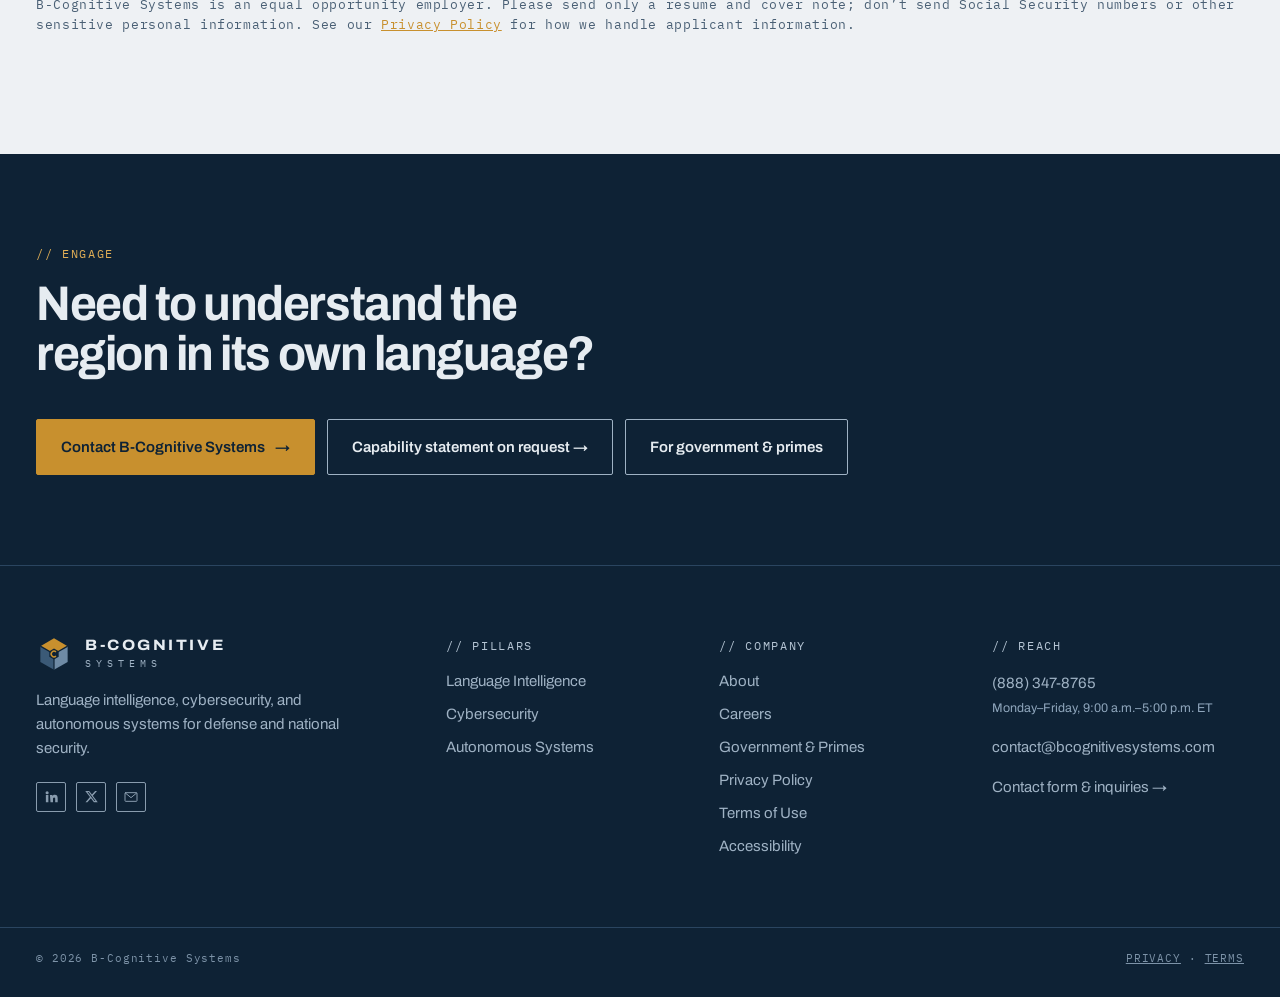
<file: careers.html>
<!DOCTYPE html>
<html lang="en">
<head>
<meta charset="utf-8">
<meta name="viewport" content="width=device-width, initial-scale=1">
<title>Careers — B-Cognitive Systems</title>
<meta name="description" content="Join B-Cognitive Systems' network of linguists and analysts.">
<meta property="og:title" content="Careers — B-Cognitive Systems">
<meta property="og:description" content="Join B-Cognitive Systems' network of linguists and analysts.">
<meta name="theme-color" content="#EEF1F4">
<meta property="og:type" content="website">
<meta property="og:site_name" content="B-Cognitive Systems">
<meta property="og:url" content="https://bcognitivesystems.com/careers">
<meta property="og:image" content="https://bcognitivesystems.com/assets/og-image.png">
<meta property="og:image:width" content="1200">
<meta property="og:image:height" content="630">
<meta name="twitter:card" content="summary_large_image">
<meta name="twitter:image" content="https://bcognitivesystems.com/assets/og-image.png">
<link rel="canonical" href="https://bcognitivesystems.com/careers">
<link rel="apple-touch-icon" href="assets/apple-touch-icon.png">
<link rel="preconnect" href="https://fonts.googleapis.com">
<link rel="preconnect" href="https://fonts.gstatic.com" crossorigin>
<link href="https://fonts.googleapis.com/css2?family=Archivo:wdth,wght@75..115,400..800&family=IBM+Plex+Mono:wght@400;500&family=Noto+Naskh+Arabic:wght@500&display=swap" rel="stylesheet">
<link rel="icon" href="data:image/svg+xml,%3Csvg%20viewBox='0%200%2048%2048'%20xmlns='http://www.w3.org/2000/svg'%3E%3Cpolygon%20points='24.00,3.00%2042.19,13.50%2024.00,24.00%205.81,13.50'%20fill='%23C8902E'/%3E%3Cpolygon%20points='5.81,13.50%2024.00,24.00%2024.00,45.00%205.81,34.50'%20fill='%230E2235'/%3E%3Cpolygon%20points='24.00,24.00%2042.19,13.50%2042.19,34.50%2024.00,45.00'%20fill='%2324405A'/%3E%3Cg%20stroke='%23EEF1F4'%20stroke-width='1.6'%3E%3Cline%20x1='24'%20y1='24'%20x2='5.81'%20y2='13.50'/%3E%3Cline%20x1='24'%20y1='24'%20x2='42.19'%20y2='13.50'/%3E%3Cline%20x1='24'%20y1='24'%20x2='24.00'%20y2='45.00'/%3E%3C/g%3E%3Cpolygon%20points='24.00,16.80%2030.24,20.40%2030.24,27.60%2024.00,31.20%2017.76,27.60%2017.76,20.40'%20fill='%23EEF1F4'/%3E%3Cpath%20d='M26.62%2021.38%20A3.7%203.7%200%201%200%2026.62%2026.62'%20fill='none'%20stroke='%23C8902E'%20stroke-width='2'/%3E%3C/svg%3E">
<link rel="stylesheet" href="styles.css">
</head>
<body>
<a class="skip" href="#main">Skip to content</a>
<div class="topline"><div class="wrap"><span>B-COGNITIVE SYSTEMS</span><span class="hide-sm">LANGUAGE INTELLIGENCE · CYBERSECURITY · AUTONOMOUS SYSTEMS</span></div></div>
<header class="site">
 <div class="wrap bar">
  <a href="/" class="brand" aria-label="B-Cognitive Systems home"><svg viewBox="0 0 48 48" class="emblem" aria-hidden="true"><polygon points="24.00,3.00 42.19,13.50 24.00,24.00 5.81,13.50" fill="#C8902E"/><polygon points="5.81,13.50 24.00,24.00 24.00,45.00 5.81,34.50" fill="#0E2235"/><polygon points="24.00,24.00 42.19,13.50 42.19,34.50 24.00,45.00" fill="#24405A"/><g stroke="#EEF1F4" stroke-width="1.6"><line x1="24" y1="24" x2="5.81" y2="13.50"/><line x1="24" y1="24" x2="42.19" y2="13.50"/><line x1="24" y1="24" x2="24.00" y2="45.00"/></g><polygon points="24.00,16.80 30.24,20.40 30.24,27.60 24.00,31.20 17.76,27.60 17.76,20.40" fill="#EEF1F4"/><path d="M26.62 21.38 A3.7 3.7 0 1 0 26.62 26.62" fill="none" stroke="#C8902E" stroke-width="2"/></svg><span class="wm">B-COGNITIVE<em>SYSTEMS</em></span></a>
  <nav id="site-nav" aria-label="Main"><ul><li><a href="/">Home</a></li><li><a href="/language-intelligence">Language Intelligence</a></li><li><a href="/cybersecurity">Cybersecurity</a></li><li><a href="/autonomous-systems">Autonomous Systems</a></li><li><a href="/about">About</a></li><li><a href="/careers" aria-current="page">Careers</a></li></ul><a href="/contact" class="btn sm">Contact</a></nav>
  <button class="menu" aria-expanded="false" aria-controls="site-nav" aria-label="Open menu"><span></span><span></span></button>
 </div>
</header>
<main id="main">
<section class="phead"><div class="wrap"><p class="tag">CAREERS // JOIN THE HIVE</p><h1 class="reveal">Careers.</h1><p class="lead reveal">We are building a network of linguists and analysts who read the region in its own languages.</p></div><div class="wrap-wide gfx-full reveal"><svg viewBox="0 0 1200 600" class="biggfx" role="img" aria-label="The hive: a honeycomb network of linguists and analysts in nine languages (three Persian variants) around the B-Cognitive Systems core, connected to six roles"><path d="M150 70 Q375 155 600 300" class="vector" style="opacity:.55"/><path d="M1050 70 Q825 155 600 300" class="vector" style="opacity:.55"/><path d="M120 300 Q360 270 600 300" class="vector" style="opacity:.55"/><path d="M1080 300 Q840 270 600 300" class="vector" style="opacity:.55"/><path d="M150 530 Q375 385 600 300" class="vector" style="opacity:.55"/><path d="M1050 530 Q825 385 600 300" class="vector" style="opacity:.55"/><polygon points="643.00,379.67 621.50,416.91 578.50,416.91 557.00,379.67 578.50,342.44 621.50,342.44" fill="#24405A"/><text x="600" y="386" text-anchor="middle" font-family="IBM Plex Mono, monospace" font-size="15" letter-spacing="2" fill="#E0AE55">FA</text><polygon points="574.00,260.16 552.50,297.40 509.50,297.40 488.00,260.16 509.50,222.92 552.50,222.92" fill="#24405A"/><text x="531" y="266" text-anchor="middle" font-family="IBM Plex Mono, monospace" font-size="15" letter-spacing="2" fill="#E0AE55">PRS</text><polygon points="574.00,339.84 552.50,377.08 509.50,377.08 488.00,339.84 509.50,302.60 552.50,302.60" fill="#24405A"/><text x="531" y="346" text-anchor="middle" font-family="IBM Plex Mono, monospace" font-size="15" letter-spacing="2" fill="#E0AE55">TG</text><polygon points="643.00,220.33 621.50,257.56 578.50,257.56 557.00,220.33 578.50,183.09 621.50,183.09" fill="#24405A"/><text x="600" y="226" text-anchor="middle" font-family="IBM Plex Mono, monospace" font-size="15" letter-spacing="2" fill="#E0AE55">PS</text><polygon points="712.00,260.16 690.50,297.40 647.50,297.40 626.00,260.16 647.50,222.92 690.50,222.92" fill="#24405A"/><text x="669" y="266" text-anchor="middle" font-family="IBM Plex Mono, monospace" font-size="15" letter-spacing="2" fill="#E0AE55">UR</text><polygon points="712.00,339.84 690.50,377.08 647.50,377.08 626.00,339.84 647.50,302.60 690.50,302.60" fill="#24405A"/><text x="669" y="346" text-anchor="middle" font-family="IBM Plex Mono, monospace" font-size="15" letter-spacing="2" fill="#E0AE55">PA</text><polygon points="574.00,419.51 552.50,456.75 509.50,456.75 488.00,419.51 509.50,382.27 552.50,382.27" fill="#24405A"/><text x="531" y="426" text-anchor="middle" font-family="IBM Plex Mono, monospace" font-size="15" letter-spacing="2" fill="#E0AE55">SD</text><polygon points="712.00,419.51 690.50,456.75 647.50,456.75 626.00,419.51 647.50,382.27 690.50,382.27" fill="#24405A"/><text x="669" y="426" text-anchor="middle" font-family="IBM Plex Mono, monospace" font-size="15" letter-spacing="2" fill="#E0AE55">UZ</text><polygon points="505.00,300.00 483.50,337.24 440.50,337.24 419.00,300.00 440.50,262.76 483.50,262.76" fill="#24405A"/><text x="462" y="306" text-anchor="middle" font-family="IBM Plex Mono, monospace" font-size="15" letter-spacing="2" fill="#E0AE55">RU</text><polygon points="574.00,180.49 552.50,217.73 509.50,217.73 488.00,180.49 509.50,143.25 552.50,143.25" class="node"/><circle cx="531" cy="172" r="8" class="person"/><path d="M518 194 a13 11 0 0 1 26 0" class="person"/><polygon points="712.00,180.49 690.50,217.73 647.50,217.73 626.00,180.49 647.50,143.25 690.50,143.25" class="node"/><circle cx="669" cy="172" r="8" class="person"/><path d="M656 194 a13 11 0 0 1 26 0" class="person"/><polygon points="781.00,300.00 759.50,337.24 716.50,337.24 695.00,300.00 716.50,262.76 759.50,262.76" class="node"/><circle cx="738" cy="292" r="8" class="person"/><path d="M725 314 a13 11 0 0 1 26 0" class="person"/><polygon points="505.00,220.33 483.50,257.56 440.50,257.56 419.00,220.33 440.50,183.09 483.50,183.09" class="node"/><circle cx="462" cy="212" r="8" class="person"/><path d="M449 234 a13 11 0 0 1 26 0" class="person"/><polygon points="505.00,379.67 483.50,416.91 440.50,416.91 419.00,379.67 440.50,342.44 483.50,342.44" class="node"/><circle cx="462" cy="372" r="8" class="person"/><path d="M449 394 a13 11 0 0 1 26 0" class="person"/><polygon points="643.00,140.65 621.50,177.89 578.50,177.89 557.00,140.65 578.50,103.41 621.50,103.41" class="node"/><circle cx="600" cy="133" r="8" class="person"/><path d="M587 155 a13 11 0 0 1 26 0" class="person"/><polygon points="643.00,459.35 621.50,496.59 578.50,496.59 557.00,459.35 578.50,422.11 621.50,422.11" class="node"/><circle cx="600" cy="451" r="8" class="person"/><path d="M587 473 a13 11 0 0 1 26 0" class="person"/><polygon points="781.00,220.33 759.50,257.56 716.50,257.56 695.00,220.33 716.50,183.09 759.50,183.09" class="node"/><circle cx="738" cy="212" r="8" class="person"/><path d="M725 234 a13 11 0 0 1 26 0" class="person"/><polygon points="781.00,379.67 759.50,416.91 716.50,416.91 695.00,379.67 716.50,342.44 759.50,342.44" class="node"/><circle cx="738" cy="372" r="8" class="person"/><path d="M725 394 a13 11 0 0 1 26 0" class="person"/><polygon points="574.00,100.81 552.50,138.05 509.50,138.05 488.00,100.81 509.50,63.58 552.50,63.58" class="cell" style="opacity:0.68"/><polygon points="574.00,499.19 552.50,536.42 509.50,536.42 488.00,499.19 509.50,461.95 552.50,461.95" class="cell" style="opacity:0.68"/><polygon points="712.00,100.81 690.50,138.05 647.50,138.05 626.00,100.81 647.50,63.58 690.50,63.58" class="cell" style="opacity:0.68"/><polygon points="712.00,499.19 690.50,536.42 647.50,536.42 626.00,499.19 647.50,461.95 690.50,461.95" class="cell" style="opacity:0.68"/><polygon points="436.00,260.16 414.50,297.40 371.50,297.40 350.00,260.16 371.50,222.92 414.50,222.92" class="cell" style="opacity:0.68"/><polygon points="436.00,339.84 414.50,377.08 371.50,377.08 350.00,339.84 371.50,302.60 414.50,302.60" class="cell" style="opacity:0.68"/><polygon points="505.00,140.65 483.50,177.89 440.50,177.89 419.00,140.65 440.50,103.41 483.50,103.41" class="cell" style="opacity:0.68"/><polygon points="505.00,459.35 483.50,496.59 440.50,496.59 419.00,459.35 440.50,422.11 483.50,422.11" class="cell" style="opacity:0.68"/><polygon points="781.00,140.65 759.50,177.89 716.50,177.89 695.00,140.65 716.50,103.41 759.50,103.41" class="cell" style="opacity:0.68"/><polygon points="781.00,459.35 759.50,496.59 716.50,496.59 695.00,459.35 716.50,422.11 759.50,422.11" class="cell" style="opacity:0.68"/><polygon points="850.00,260.16 828.50,297.40 785.50,297.40 764.00,260.16 785.50,222.92 828.50,222.92" class="cell" style="opacity:0.68"/><polygon points="850.00,339.84 828.50,377.08 785.50,377.08 764.00,339.84 785.50,302.60 828.50,302.60" class="cell" style="opacity:0.68"/><polygon points="436.00,419.51 414.50,456.75 371.50,456.75 350.00,419.51 371.50,382.27 414.50,382.27" class="cell" style="opacity:0.63"/><polygon points="643.00,60.98 621.50,98.22 578.50,98.22 557.00,60.98 578.50,23.74 621.50,23.74" class="cell" style="opacity:0.63"/><polygon points="850.00,419.51 828.50,456.75 785.50,456.75 764.00,419.51 785.50,382.27 828.50,382.27" class="cell" style="opacity:0.63"/><polygon points="436.00,180.49 414.50,217.73 371.50,217.73 350.00,180.49 371.50,143.25 414.50,143.25" class="cell" style="opacity:0.63"/><polygon points="643.00,539.02 621.50,576.26 578.50,576.26 557.00,539.02 578.50,501.78 621.50,501.78" class="cell" style="opacity:0.63"/><polygon points="850.00,180.49 828.50,217.73 785.50,217.73 764.00,180.49 785.50,143.25 828.50,143.25" class="cell" style="opacity:0.63"/><polygon points="367.00,300.00 345.50,337.24 302.50,337.24 281.00,300.00 302.50,262.76 345.50,262.76" class="cell" style="opacity:0.58"/><polygon points="505.00,60.98 483.50,98.22 440.50,98.22 419.00,60.98 440.50,23.74 483.50,23.74" class="cell" style="opacity:0.58"/><polygon points="505.00,539.02 483.50,576.26 440.50,576.26 419.00,539.02 440.50,501.78 483.50,501.78" class="cell" style="opacity:0.58"/><polygon points="781.00,60.98 759.50,98.22 716.50,98.22 695.00,60.98 716.50,23.74 759.50,23.74" class="cell" style="opacity:0.58"/><polygon points="781.00,539.02 759.50,576.26 716.50,576.26 695.00,539.02 716.50,501.78 759.50,501.78" class="cell" style="opacity:0.58"/><polygon points="919.00,300.00 897.50,337.24 854.50,337.24 833.00,300.00 854.50,262.76 897.50,262.76" class="cell" style="opacity:0.58"/><polygon points="367.00,220.33 345.50,257.56 302.50,257.56 281.00,220.33 302.50,183.09 345.50,183.09" class="cell" style="opacity:0.56"/><polygon points="367.00,379.67 345.50,416.91 302.50,416.91 281.00,379.67 302.50,342.44 345.50,342.44" class="cell" style="opacity:0.56"/><polygon points="436.00,100.81 414.50,138.05 371.50,138.05 350.00,100.81 371.50,63.58 414.50,63.58" class="cell" style="opacity:0.56"/><polygon points="436.00,499.19 414.50,536.42 371.50,536.42 350.00,499.19 371.50,461.95 414.50,461.95" class="cell" style="opacity:0.56"/><polygon points="574.00,21.14 552.50,58.38 509.50,58.38 488.00,21.14 509.50,-16.10 552.50,-16.10" class="cell" style="opacity:0.56"/><polygon points="712.00,21.14 690.50,58.38 647.50,58.38 626.00,21.14 647.50,-16.10 690.50,-16.10" class="cell" style="opacity:0.56"/><polygon points="850.00,100.81 828.50,138.05 785.50,138.05 764.00,100.81 785.50,63.58 828.50,63.58" class="cell" style="opacity:0.56"/><polygon points="850.00,499.19 828.50,536.42 785.50,536.42 764.00,499.19 785.50,461.95 828.50,461.95" class="cell" style="opacity:0.56"/><polygon points="919.00,220.33 897.50,257.56 854.50,257.56 833.00,220.33 854.50,183.09 897.50,183.09" class="cell" style="opacity:0.56"/><polygon points="919.00,379.67 897.50,416.91 854.50,416.91 833.00,379.67 854.50,342.44 897.50,342.44" class="cell" style="opacity:0.56"/><polygon points="574.00,578.86 552.50,616.10 509.50,616.10 488.00,578.86 509.50,541.62 552.50,541.62" class="cell" style="opacity:0.56"/><polygon points="712.00,578.86 690.50,616.10 647.50,616.10 626.00,578.86 647.50,541.62 690.50,541.62" class="cell" style="opacity:0.56"/><polygon points="367.00,140.65 345.50,177.89 302.50,177.89 281.00,140.65 302.50,103.41 345.50,103.41" class="cell" style="opacity:0.51"/><polygon points="367.00,459.35 345.50,496.59 302.50,496.59 281.00,459.35 302.50,422.11 345.50,422.11" class="cell" style="opacity:0.51"/><polygon points="643.00,-18.70 621.50,18.54 578.50,18.54 557.00,-18.70 578.50,-55.94 621.50,-55.94" class="cell" style="opacity:0.51"/><polygon points="643.00,618.70 621.50,655.94 578.50,655.94 557.00,618.70 578.50,581.46 621.50,581.46" class="cell" style="opacity:0.51"/><polygon points="919.00,140.65 897.50,177.89 854.50,177.89 833.00,140.65 854.50,103.41 897.50,103.41" class="cell" style="opacity:0.51"/><polygon points="919.00,459.35 897.50,496.59 854.50,496.59 833.00,459.35 854.50,422.11 897.50,422.11" class="cell" style="opacity:0.51"/><polygon points="298.00,260.16 276.50,297.40 233.50,297.40 212.00,260.16 233.50,222.92 276.50,222.92" class="cell" style="opacity:0.47"/><polygon points="298.00,339.84 276.50,377.08 233.50,377.08 212.00,339.84 233.50,302.60 276.50,302.60" class="cell" style="opacity:0.47"/><polygon points="436.00,21.14 414.50,58.38 371.50,58.38 350.00,21.14 371.50,-16.10 414.50,-16.10" class="cell" style="opacity:0.47"/><polygon points="505.00,-18.70 483.50,18.54 440.50,18.54 419.00,-18.70 440.50,-55.94 483.50,-55.94" class="cell" style="opacity:0.47"/><polygon points="505.00,618.70 483.50,655.94 440.50,655.94 419.00,618.70 440.50,581.46 483.50,581.46" class="cell" style="opacity:0.47"/><polygon points="781.00,-18.70 759.50,18.54 716.50,18.54 695.00,-18.70 716.50,-55.94 759.50,-55.94" class="cell" style="opacity:0.47"/><polygon points="781.00,618.70 759.50,655.94 716.50,655.94 695.00,618.70 716.50,581.46 759.50,581.46" class="cell" style="opacity:0.47"/><polygon points="850.00,21.14 828.50,58.38 785.50,58.38 764.00,21.14 785.50,-16.10 828.50,-16.10" class="cell" style="opacity:0.47"/><polygon points="988.00,260.16 966.50,297.40 923.50,297.40 902.00,260.16 923.50,222.92 966.50,222.92" class="cell" style="opacity:0.47"/><polygon points="988.00,339.84 966.50,377.08 923.50,377.08 902.00,339.84 923.50,302.60 966.50,302.60" class="cell" style="opacity:0.47"/><polygon points="436.00,578.86 414.50,616.10 371.50,616.10 350.00,578.86 371.50,541.62 414.50,541.62" class="cell" style="opacity:0.47"/><polygon points="850.00,578.86 828.50,616.10 785.50,616.10 764.00,578.86 785.50,541.62 828.50,541.62" class="cell" style="opacity:0.47"/><polygon points="298.00,180.49 276.50,217.73 233.50,217.73 212.00,180.49 233.50,143.25 276.50,143.25" class="cell" style="opacity:0.44"/><polygon points="298.00,419.51 276.50,456.75 233.50,456.75 212.00,419.51 233.50,382.27 276.50,382.27" class="cell" style="opacity:0.44"/><polygon points="367.00,60.98 345.50,98.22 302.50,98.22 281.00,60.98 302.50,23.74 345.50,23.74" class="cell" style="opacity:0.44"/><polygon points="367.00,539.02 345.50,576.26 302.50,576.26 281.00,539.02 302.50,501.78 345.50,501.78" class="cell" style="opacity:0.44"/><polygon points="919.00,60.98 897.50,98.22 854.50,98.22 833.00,60.98 854.50,23.74 897.50,23.74" class="cell" style="opacity:0.44"/><polygon points="919.00,539.02 897.50,576.26 854.50,576.26 833.00,539.02 854.50,501.78 897.50,501.78" class="cell" style="opacity:0.44"/><polygon points="988.00,180.49 966.50,217.73 923.50,217.73 902.00,180.49 923.50,143.25 966.50,143.25" class="cell" style="opacity:0.44"/><polygon points="988.00,419.51 966.50,456.75 923.50,456.75 902.00,419.51 923.50,382.27 966.50,382.27" class="cell" style="opacity:0.44"/><polygon points="298.00,100.81 276.50,138.05 233.50,138.05 212.00,100.81 233.50,63.58 276.50,63.58" class="cell" style="opacity:0.39"/><polygon points="298.00,499.19 276.50,536.42 233.50,536.42 212.00,499.19 233.50,461.95 276.50,461.95" class="cell" style="opacity:0.39"/><polygon points="988.00,100.81 966.50,138.05 923.50,138.05 902.00,100.81 923.50,63.58 966.50,63.58" class="cell" style="opacity:0.39"/><polygon points="988.00,499.19 966.50,536.42 923.50,536.42 902.00,499.19 923.50,461.95 966.50,461.95" class="cell" style="opacity:0.39"/><polygon points="229.00,300.00 207.50,337.24 164.50,337.24 143.00,300.00 164.50,262.76 207.50,262.76" class="cell" style="opacity:0.36"/><polygon points="1057.00,300.00 1035.50,337.24 992.50,337.24 971.00,300.00 992.50,262.76 1035.50,262.76" class="cell" style="opacity:0.36"/><polygon points="229.00,220.33 207.50,257.56 164.50,257.56 143.00,220.33 164.50,183.09 207.50,183.09" class="cell" style="opacity:0.35"/><polygon points="229.00,379.67 207.50,416.91 164.50,416.91 143.00,379.67 164.50,342.44 207.50,342.44" class="cell" style="opacity:0.35"/><polygon points="367.00,-18.70 345.50,18.54 302.50,18.54 281.00,-18.70 302.50,-55.94 345.50,-55.94" class="cell" style="opacity:0.35"/><polygon points="367.00,618.70 345.50,655.94 302.50,655.94 281.00,618.70 302.50,581.46 345.50,581.46" class="cell" style="opacity:0.35"/><polygon points="919.00,-18.70 897.50,18.54 854.50,18.54 833.00,-18.70 854.50,-55.94 897.50,-55.94" class="cell" style="opacity:0.35"/><polygon points="919.00,618.70 897.50,655.94 854.50,655.94 833.00,618.70 854.50,581.46 897.50,581.46" class="cell" style="opacity:0.35"/><polygon points="1057.00,220.33 1035.50,257.56 992.50,257.56 971.00,220.33 992.50,183.09 1035.50,183.09" class="cell" style="opacity:0.35"/><polygon points="1057.00,379.67 1035.50,416.91 992.50,416.91 971.00,379.67 992.50,342.44 1035.50,342.44" class="cell" style="opacity:0.35"/><polygon points="229.00,140.65 207.50,177.89 164.50,177.89 143.00,140.65 164.50,103.41 207.50,103.41" class="cell" style="opacity:0.32"/><polygon points="229.00,459.35 207.50,496.59 164.50,496.59 143.00,459.35 164.50,422.11 207.50,422.11" class="cell" style="opacity:0.32"/><polygon points="298.00,21.14 276.50,58.38 233.50,58.38 212.00,21.14 233.50,-16.10 276.50,-16.10" class="cell" style="opacity:0.32"/><polygon points="988.00,21.14 966.50,58.38 923.50,58.38 902.00,21.14 923.50,-16.10 966.50,-16.10" class="cell" style="opacity:0.32"/><polygon points="1057.00,140.65 1035.50,177.89 992.50,177.89 971.00,140.65 992.50,103.41 1035.50,103.41" class="cell" style="opacity:0.32"/><polygon points="1057.00,459.35 1035.50,496.59 992.50,496.59 971.00,459.35 992.50,422.11 1035.50,422.11" class="cell" style="opacity:0.32"/><polygon points="298.00,578.86 276.50,616.10 233.50,616.10 212.00,578.86 233.50,541.62 276.50,541.62" class="cell" style="opacity:0.32"/><polygon points="988.00,578.86 966.50,616.10 923.50,616.10 902.00,578.86 923.50,541.62 966.50,541.62" class="cell" style="opacity:0.32"/><polygon points="229.00,60.98 207.50,98.22 164.50,98.22 143.00,60.98 164.50,23.74 207.50,23.74" class="cell" style="opacity:0.26"/><polygon points="229.00,539.02 207.50,576.26 164.50,576.26 143.00,539.02 164.50,501.78 207.50,501.78" class="cell" style="opacity:0.26"/><polygon points="1057.00,60.98 1035.50,98.22 992.50,98.22 971.00,60.98 992.50,23.74 1035.50,23.74" class="cell" style="opacity:0.26"/><polygon points="1057.00,539.02 1035.50,576.26 992.50,576.26 971.00,539.02 992.50,501.78 1035.50,501.78" class="cell" style="opacity:0.26"/><polygon points="160.00,260.16 138.50,297.40 95.50,297.40 74.00,260.16 95.50,222.92 138.50,222.92" class="cell" style="opacity:0.25"/><polygon points="160.00,339.84 138.50,377.08 95.50,377.08 74.00,339.84 95.50,302.60 138.50,302.60" class="cell" style="opacity:0.25"/><polygon points="1126.00,260.16 1104.50,297.40 1061.50,297.40 1040.00,260.16 1061.50,222.92 1104.50,222.92" class="cell" style="opacity:0.25"/><polygon points="1126.00,339.84 1104.50,377.08 1061.50,377.08 1040.00,339.84 1061.50,302.60 1104.50,302.60" class="cell" style="opacity:0.25"/><polygon points="160.00,180.49 138.50,217.73 95.50,217.73 74.00,180.49 95.50,143.25 138.50,143.25" class="cell" style="opacity:0.23"/><polygon points="160.00,419.51 138.50,456.75 95.50,456.75 74.00,419.51 95.50,382.27 138.50,382.27" class="cell" style="opacity:0.23"/><polygon points="1126.00,180.49 1104.50,217.73 1061.50,217.73 1040.00,180.49 1061.50,143.25 1104.50,143.25" class="cell" style="opacity:0.23"/><polygon points="1126.00,419.51 1104.50,456.75 1061.50,456.75 1040.00,419.51 1061.50,382.27 1104.50,382.27" class="cell" style="opacity:0.23"/><polygon points="160.00,100.81 138.50,138.05 95.50,138.05 74.00,100.81 95.50,63.58 138.50,63.58" class="cell" style="opacity:0.20"/><polygon points="160.00,499.19 138.50,536.42 95.50,536.42 74.00,499.19 95.50,461.95 138.50,461.95" class="cell" style="opacity:0.20"/><polygon points="229.00,-18.70 207.50,18.54 164.50,18.54 143.00,-18.70 164.50,-55.94 207.50,-55.94" class="cell" style="opacity:0.20"/><polygon points="229.00,618.70 207.50,655.94 164.50,655.94 143.00,618.70 164.50,581.46 207.50,581.46" class="cell" style="opacity:0.20"/><polygon points="1057.00,-18.70 1035.50,18.54 992.50,18.54 971.00,-18.70 992.50,-55.94 1035.50,-55.94" class="cell" style="opacity:0.20"/><polygon points="1057.00,618.70 1035.50,655.94 992.50,655.94 971.00,618.70 992.50,581.46 1035.50,581.46" class="cell" style="opacity:0.20"/><polygon points="1126.00,100.81 1104.50,138.05 1061.50,138.05 1040.00,100.81 1061.50,63.58 1104.50,63.58" class="cell" style="opacity:0.20"/><polygon points="1126.00,499.19 1104.50,536.42 1061.50,536.42 1040.00,499.19 1061.50,461.95 1104.50,461.95" class="cell" style="opacity:0.20"/><polygon points="91.00,300.00 69.50,337.24 26.50,337.24 5.00,300.00 26.50,262.76 69.50,262.76" class="cell" style="opacity:0.15"/><polygon points="1195.00,300.00 1173.50,337.24 1130.50,337.24 1109.00,300.00 1130.50,262.76 1173.50,262.76" class="cell" style="opacity:0.15"/><polygon points="91.00,220.33 69.50,257.56 26.50,257.56 5.00,220.33 26.50,183.09 69.50,183.09" class="cell" style="opacity:0.14"/><polygon points="91.00,379.67 69.50,416.91 26.50,416.91 5.00,379.67 26.50,342.44 69.50,342.44" class="cell" style="opacity:0.14"/><polygon points="160.00,21.14 138.50,58.38 95.50,58.38 74.00,21.14 95.50,-16.10 138.50,-16.10" class="cell" style="opacity:0.14"/><polygon points="160.00,578.86 138.50,616.10 95.50,616.10 74.00,578.86 95.50,541.62 138.50,541.62" class="cell" style="opacity:0.14"/><polygon points="1126.00,21.14 1104.50,58.38 1061.50,58.38 1040.00,21.14 1061.50,-16.10 1104.50,-16.10" class="cell" style="opacity:0.14"/><polygon points="1126.00,578.86 1104.50,616.10 1061.50,616.10 1040.00,578.86 1061.50,541.62 1104.50,541.62" class="cell" style="opacity:0.14"/><polygon points="1195.00,220.33 1173.50,257.56 1130.50,257.56 1109.00,220.33 1130.50,183.09 1173.50,183.09" class="cell" style="opacity:0.14"/><polygon points="1195.00,379.67 1173.50,416.91 1130.50,416.91 1109.00,379.67 1130.50,342.44 1173.50,342.44" class="cell" style="opacity:0.14"/><polygon points="91.00,140.65 69.50,177.89 26.50,177.89 5.00,140.65 26.50,103.41 69.50,103.41" class="cell" style="opacity:0.12"/><polygon points="91.00,459.35 69.50,496.59 26.50,496.59 5.00,459.35 26.50,422.11 69.50,422.11" class="cell" style="opacity:0.12"/><polygon points="1195.00,140.65 1173.50,177.89 1130.50,177.89 1109.00,140.65 1130.50,103.41 1173.50,103.41" class="cell" style="opacity:0.12"/><polygon points="1195.00,459.35 1173.50,496.59 1130.50,496.59 1109.00,459.35 1130.50,422.11 1173.50,422.11" class="cell" style="opacity:0.12"/><polygon points="91.00,60.98 69.50,98.22 26.50,98.22 5.00,60.98 26.50,23.74 69.50,23.74" class="cell" style="opacity:0.12"/><polygon points="91.00,539.02 69.50,576.26 26.50,576.26 5.00,539.02 26.50,501.78 69.50,501.78" class="cell" style="opacity:0.12"/><polygon points="1195.00,60.98 1173.50,98.22 1130.50,98.22 1109.00,60.98 1130.50,23.74 1173.50,23.74" class="cell" style="opacity:0.12"/><polygon points="1195.00,539.02 1173.50,576.26 1130.50,576.26 1109.00,539.02 1130.50,501.78 1173.50,501.78" class="cell" style="opacity:0.12"/><polygon points="91.00,-18.70 69.50,18.54 26.50,18.54 5.00,-18.70 26.50,-55.94 69.50,-55.94" class="cell" style="opacity:0.12"/><polygon points="91.00,618.70 69.50,655.94 26.50,655.94 5.00,618.70 26.50,581.46 69.50,581.46" class="cell" style="opacity:0.12"/><polygon points="1195.00,-18.70 1173.50,18.54 1130.50,18.54 1109.00,-18.70 1130.50,-55.94 1173.50,-55.94" class="cell" style="opacity:0.12"/><polygon points="1195.00,618.70 1173.50,655.94 1130.50,655.94 1109.00,618.70 1130.50,581.46 1173.50,581.46" class="cell" style="opacity:0.12"/><polygon points="645.00,300.00 622.50,338.97 577.50,338.97 555.00,300.00 577.50,261.03 622.50,261.03" class="core"/><g transform="translate(570,270) scale(1.25)"><polygon points="24.00,3.00 42.19,13.50 24.00,24.00 5.81,13.50" fill="#C8902E"/><polygon points="5.81,13.50 24.00,24.00 24.00,45.00 5.81,34.50" fill="#3B5A77"/><polygon points="24.00,24.00 42.19,13.50 42.19,34.50 24.00,45.00" fill="#6F8BA5"/><g stroke="#0E2235" stroke-width="1.6"><line x1="24" y1="24" x2="5.81" y2="13.50"/><line x1="24" y1="24" x2="42.19" y2="13.50"/><line x1="24" y1="24" x2="24.00" y2="45.00"/></g><polygon points="24.00,16.80 30.24,20.40 30.24,27.60 24.00,31.20 17.76,27.60 17.76,20.40" fill="#0E2235"/><path d="M26.62 21.38 A3.7 3.7 0 1 0 26.62 26.62" fill="none" stroke="#C8902E" stroke-width="2"/></g><g opacity="0"><polygon points="13.00,0.00 6.50,11.26 -6.50,11.26 -13.00,0.00 -6.50,-11.26 6.50,-11.26" fill="var(--paper)" stroke="#C8902E" stroke-width="1.6"/><circle cx="0" cy="-3" r="3" fill="none" stroke="#0E2235" stroke-width="1.4"/><path d="M-5 5 a5 4 0 0 1 10 0" fill="none" stroke="#0E2235" stroke-width="1.4"/><animateMotion dur="13.2s" begin="10.4s" repeatCount="indefinite" path="M747 -20 L673 141"/><animate attributeName="opacity" values="0;1;1;0" keyTimes="0;.15;.85;1" dur="13.2s" begin="10.4s" repeatCount="indefinite"/></g><g opacity="0"><polygon points="13.00,0.00 6.50,11.26 -6.50,11.26 -13.00,0.00 -6.50,-11.26 6.50,-11.26" fill="var(--paper)" stroke="#C8902E" stroke-width="1.6"/><circle cx="0" cy="-3" r="3" fill="none" stroke="#0E2235" stroke-width="1.4"/><path d="M-5 5 a5 4 0 0 1 10 0" fill="none" stroke="#0E2235" stroke-width="1.4"/><animateMotion dur="13.7s" begin="10.4s" repeatCount="indefinite" path="M1220 565 L761 369"/><animate attributeName="opacity" values="0;1;1;0" keyTimes="0;.15;.85;1" dur="13.7s" begin="10.4s" repeatCount="indefinite"/></g><g opacity="0"><polygon points="13.00,0.00 6.50,11.26 -6.50,11.26 -13.00,0.00 -6.50,-11.26 6.50,-11.26" fill="var(--paper)" stroke="#C8902E" stroke-width="1.6"/><circle cx="0" cy="-3" r="3" fill="none" stroke="#0E2235" stroke-width="1.4"/><path d="M-5 5 a5 4 0 0 1 10 0" fill="none" stroke="#0E2235" stroke-width="1.4"/><animateMotion dur="13.8s" begin="6.5s" repeatCount="indefinite" path="M35 620 L448 386"/><animate attributeName="opacity" values="0;1;1;0" keyTimes="0;.15;.85;1" dur="13.8s" begin="6.5s" repeatCount="indefinite"/></g><g opacity="0"><polygon points="13.00,0.00 6.50,11.26 -6.50,11.26 -13.00,0.00 -6.50,-11.26 6.50,-11.26" fill="var(--paper)" stroke="#C8902E" stroke-width="1.6"/><circle cx="0" cy="-3" r="3" fill="none" stroke="#0E2235" stroke-width="1.4"/><path d="M-5 5 a5 4 0 0 1 10 0" fill="none" stroke="#0E2235" stroke-width="1.4"/><animateMotion dur="10.5s" begin="12.6s" repeatCount="indefinite" path="M-20 389 L427 325"/><animate attributeName="opacity" values="0;1;1;0" keyTimes="0;.15;.85;1" dur="10.5s" begin="12.6s" repeatCount="indefinite"/></g><g opacity="0"><polygon points="13.00,0.00 6.50,11.26 -6.50,11.26 -13.00,0.00 -6.50,-11.26 6.50,-11.26" fill="var(--paper)" stroke="#C8902E" stroke-width="1.6"/><circle cx="0" cy="-3" r="3" fill="none" stroke="#0E2235" stroke-width="1.4"/><path d="M-5 5 a5 4 0 0 1 10 0" fill="none" stroke="#0E2235" stroke-width="1.4"/><animateMotion dur="12.2s" begin="3.5s" repeatCount="indefinite" path="M563 -20 L580 126"/><animate attributeName="opacity" values="0;1;1;0" keyTimes="0;.15;.85;1" dur="12.2s" begin="3.5s" repeatCount="indefinite"/></g><g opacity="0"><polygon points="13.00,0.00 6.50,11.26 -6.50,11.26 -13.00,0.00 -6.50,-11.26 6.50,-11.26" fill="var(--paper)" stroke="#C8902E" stroke-width="1.6"/><circle cx="0" cy="-3" r="3" fill="none" stroke="#0E2235" stroke-width="1.4"/><path d="M-5 5 a5 4 0 0 1 10 0" fill="none" stroke="#0E2235" stroke-width="1.4"/><animateMotion dur="10.9s" begin="0.2s" repeatCount="indefinite" path="M1220 344 L775 312"/><animate attributeName="opacity" values="0;1;1;0" keyTimes="0;.15;.85;1" dur="10.9s" begin="0.2s" repeatCount="indefinite"/></g><g opacity="0"><polygon points="13.00,0.00 6.50,11.26 -6.50,11.26 -13.00,0.00 -6.50,-11.26 6.50,-11.26" fill="var(--paper)" stroke="#C8902E" stroke-width="1.6"/><circle cx="0" cy="-3" r="3" fill="none" stroke="#0E2235" stroke-width="1.4"/><path d="M-5 5 a5 4 0 0 1 10 0" fill="none" stroke="#0E2235" stroke-width="1.4"/><animateMotion dur="13.1s" begin="12.8s" repeatCount="indefinite" path="M335 620 L488 435"/><animate attributeName="opacity" values="0;1;1;0" keyTimes="0;.15;.85;1" dur="13.1s" begin="12.8s" repeatCount="indefinite"/></g><g opacity="0"><polygon points="13.00,0.00 6.50,11.26 -6.50,11.26 -13.00,0.00 -6.50,-11.26 6.50,-11.26" fill="var(--paper)" stroke="#C8902E" stroke-width="1.6"/><circle cx="0" cy="-3" r="3" fill="none" stroke="#0E2235" stroke-width="1.4"/><path d="M-5 5 a5 4 0 0 1 10 0" fill="none" stroke="#0E2235" stroke-width="1.4"/><animateMotion dur="10.6s" begin="11.2s" repeatCount="indefinite" path="M-20 96 L434 245"/><animate attributeName="opacity" values="0;1;1;0" keyTimes="0;.15;.85;1" dur="10.6s" begin="11.2s" repeatCount="indefinite"/></g><g opacity="0"><polygon points="13.00,0.00 6.50,11.26 -6.50,11.26 -13.00,0.00 -6.50,-11.26 6.50,-11.26" fill="var(--paper)" stroke="#C8902E" stroke-width="1.6"/><circle cx="0" cy="-3" r="3" fill="none" stroke="#0E2235" stroke-width="1.4"/><path d="M-5 5 a5 4 0 0 1 10 0" fill="none" stroke="#0E2235" stroke-width="1.4"/><animateMotion dur="10.0s" begin="1.8s" repeatCount="indefinite" path="M741 -20 L671 140"/><animate attributeName="opacity" values="0;1;1;0" keyTimes="0;.15;.85;1" dur="10.0s" begin="1.8s" repeatCount="indefinite"/></g><g opacity="0"><polygon points="13.00,0.00 6.50,11.26 -6.50,11.26 -13.00,0.00 -6.50,-11.26 6.50,-11.26" fill="var(--paper)" stroke="#C8902E" stroke-width="1.6"/><circle cx="0" cy="-3" r="3" fill="none" stroke="#0E2235" stroke-width="1.4"/><path d="M-5 5 a5 4 0 0 1 10 0" fill="none" stroke="#0E2235" stroke-width="1.4"/><animateMotion dur="10.9s" begin="2.9s" repeatCount="indefinite" path="M1220 523 L765 359"/><animate attributeName="opacity" values="0;1;1;0" keyTimes="0;.15;.85;1" dur="10.9s" begin="2.9s" repeatCount="indefinite"/></g><g opacity="0"><polygon points="13.00,0.00 6.50,11.26 -6.50,11.26 -13.00,0.00 -6.50,-11.26 6.50,-11.26" fill="var(--paper)" stroke="#C8902E" stroke-width="1.6"/><circle cx="0" cy="-3" r="3" fill="none" stroke="#0E2235" stroke-width="1.4"/><path d="M-5 5 a5 4 0 0 1 10 0" fill="none" stroke="#0E2235" stroke-width="1.4"/><animateMotion dur="11.2s" begin="12.2s" repeatCount="indefinite" path="M1179 620 L753 385"/><animate attributeName="opacity" values="0;1;1;0" keyTimes="0;.15;.85;1" dur="11.2s" begin="12.2s" repeatCount="indefinite"/></g><g opacity="0"><polygon points="13.00,0.00 6.50,11.26 -6.50,11.26 -13.00,0.00 -6.50,-11.26 6.50,-11.26" fill="var(--paper)" stroke="#C8902E" stroke-width="1.6"/><circle cx="0" cy="-3" r="3" fill="none" stroke="#0E2235" stroke-width="1.4"/><path d="M-5 5 a5 4 0 0 1 10 0" fill="none" stroke="#0E2235" stroke-width="1.4"/><animateMotion dur="12.7s" begin="7.5s" repeatCount="indefinite" path="M-20 577 L440 371"/><animate attributeName="opacity" values="0;1;1;0" keyTimes="0;.15;.85;1" dur="12.7s" begin="7.5s" repeatCount="indefinite"/></g><g opacity="0"><polygon points="13.00,0.00 6.50,11.26 -6.50,11.26 -13.00,0.00 -6.50,-11.26 6.50,-11.26" fill="var(--paper)" stroke="#C8902E" stroke-width="1.6"/><circle cx="0" cy="-3" r="3" fill="none" stroke="#0E2235" stroke-width="1.4"/><path d="M-5 5 a5 4 0 0 1 10 0" fill="none" stroke="#0E2235" stroke-width="1.4"/><animateMotion dur="12.8s" begin="13.2s" repeatCount="indefinite" path="M246 -20 L470 183"/><animate attributeName="opacity" values="0;1;1;0" keyTimes="0;.15;.85;1" dur="12.8s" begin="13.2s" repeatCount="indefinite"/></g><g opacity="0"><polygon points="13.00,0.00 6.50,11.26 -6.50,11.26 -13.00,0.00 -6.50,-11.26 6.50,-11.26" fill="var(--paper)" stroke="#C8902E" stroke-width="1.6"/><circle cx="0" cy="-3" r="3" fill="none" stroke="#0E2235" stroke-width="1.4"/><path d="M-5 5 a5 4 0 0 1 10 0" fill="none" stroke="#0E2235" stroke-width="1.4"/><animateMotion dur="11.2s" begin="12.5s" repeatCount="indefinite" path="M1220 580 L759 372"/><animate attributeName="opacity" values="0;1;1;0" keyTimes="0;.15;.85;1" dur="11.2s" begin="12.5s" repeatCount="indefinite"/></g><g opacity="0"><polygon points="13.00,0.00 6.50,11.26 -6.50,11.26 -13.00,0.00 -6.50,-11.26 6.50,-11.26" fill="var(--paper)" stroke="#C8902E" stroke-width="1.6"/><circle cx="0" cy="-3" r="3" fill="none" stroke="#0E2235" stroke-width="1.4"/><path d="M-5 5 a5 4 0 0 1 10 0" fill="none" stroke="#0E2235" stroke-width="1.4"/><animateMotion dur="10.6s" begin="2.3s" repeatCount="indefinite" path="M433 620 L519 455"/><animate attributeName="opacity" values="0;1;1;0" keyTimes="0;.15;.85;1" dur="10.6s" begin="2.3s" repeatCount="indefinite"/></g><g opacity="0"><polygon points="13.00,0.00 6.50,11.26 -6.50,11.26 -13.00,0.00 -6.50,-11.26 6.50,-11.26" fill="var(--paper)" stroke="#C8902E" stroke-width="1.6"/><circle cx="0" cy="-3" r="3" fill="none" stroke="#0E2235" stroke-width="1.4"/><path d="M-5 5 a5 4 0 0 1 10 0" fill="none" stroke="#0E2235" stroke-width="1.4"/><animateMotion dur="12.4s" begin="4.2s" repeatCount="indefinite" path="M-20 39 L439 232"/><animate attributeName="opacity" values="0;1;1;0" keyTimes="0;.15;.85;1" dur="12.4s" begin="4.2s" repeatCount="indefinite"/></g><g opacity="0"><polygon points="13.00,0.00 6.50,11.26 -6.50,11.26 -13.00,0.00 -6.50,-11.26 6.50,-11.26" fill="var(--paper)" stroke="#C8902E" stroke-width="1.6"/><circle cx="0" cy="-3" r="3" fill="none" stroke="#0E2235" stroke-width="1.4"/><path d="M-5 5 a5 4 0 0 1 10 0" fill="none" stroke="#0E2235" stroke-width="1.4"/><animateMotion dur="11.4s" begin="9.5s" repeatCount="indefinite" path="M4 -20 L446 217"/><animate attributeName="opacity" values="0;1;1;0" keyTimes="0;.15;.85;1" dur="11.4s" begin="9.5s" repeatCount="indefinite"/></g><g opacity="0"><polygon points="13.00,0.00 6.50,11.26 -6.50,11.26 -13.00,0.00 -6.50,-11.26 6.50,-11.26" fill="var(--paper)" stroke="#C8902E" stroke-width="1.6"/><circle cx="0" cy="-3" r="3" fill="none" stroke="#0E2235" stroke-width="1.4"/><path d="M-5 5 a5 4 0 0 1 10 0" fill="none" stroke="#0E2235" stroke-width="1.4"/><animateMotion dur="11.9s" begin="11.5s" repeatCount="indefinite" path="M1220 186 L772 268"/><animate attributeName="opacity" values="0;1;1;0" keyTimes="0;.15;.85;1" dur="11.9s" begin="11.5s" repeatCount="indefinite"/></g><g opacity="0"><polygon points="13.00,0.00 6.50,11.26 -6.50,11.26 -13.00,0.00 -6.50,-11.26 6.50,-11.26" fill="var(--paper)" stroke="#C8902E" stroke-width="1.6"/><circle cx="0" cy="-3" r="3" fill="none" stroke="#0E2235" stroke-width="1.4"/><path d="M-5 5 a5 4 0 0 1 10 0" fill="none" stroke="#0E2235" stroke-width="1.4"/><animateMotion dur="12.8s" begin="6.7s" repeatCount="indefinite" path="M379 620 L501 444"/><animate attributeName="opacity" values="0;1;1;0" keyTimes="0;.15;.85;1" dur="12.8s" begin="6.7s" repeatCount="indefinite"/></g><g opacity="0"><polygon points="13.00,0.00 6.50,11.26 -6.50,11.26 -13.00,0.00 -6.50,-11.26 6.50,-11.26" fill="var(--paper)" stroke="#C8902E" stroke-width="1.6"/><circle cx="0" cy="-3" r="3" fill="none" stroke="#0E2235" stroke-width="1.4"/><path d="M-5 5 a5 4 0 0 1 10 0" fill="none" stroke="#0E2235" stroke-width="1.4"/><animateMotion dur="10.1s" begin="13.7s" repeatCount="indefinite" path="M-20 34 L439 231"/><animate attributeName="opacity" values="0;1;1;0" keyTimes="0;.15;.85;1" dur="10.1s" begin="13.7s" repeatCount="indefinite"/></g><g opacity="0"><polygon points="13.00,0.00 6.50,11.26 -6.50,11.26 -13.00,0.00 -6.50,-11.26 6.50,-11.26" fill="var(--paper)" stroke="#C8902E" stroke-width="1.6"/><circle cx="0" cy="-3" r="3" fill="none" stroke="#0E2235" stroke-width="1.4"/><path d="M-5 5 a5 4 0 0 1 10 0" fill="none" stroke="#0E2235" stroke-width="1.4"/><animateMotion dur="10.1s" begin="11.8s" repeatCount="indefinite" path="M900 -20 L720 172"/><animate attributeName="opacity" values="0;1;1;0" keyTimes="0;.15;.85;1" dur="10.1s" begin="11.8s" repeatCount="indefinite"/></g><g opacity="0"><polygon points="13.00,0.00 6.50,11.26 -6.50,11.26 -13.00,0.00 -6.50,-11.26 6.50,-11.26" fill="var(--paper)" stroke="#C8902E" stroke-width="1.6"/><circle cx="0" cy="-3" r="3" fill="none" stroke="#0E2235" stroke-width="1.4"/><path d="M-5 5 a5 4 0 0 1 10 0" fill="none" stroke="#0E2235" stroke-width="1.4"/><animateMotion dur="12.3s" begin="5.1s" repeatCount="indefinite" path="M1220 473 L769 347"/><animate attributeName="opacity" values="0;1;1;0" keyTimes="0;.15;.85;1" dur="12.3s" begin="5.1s" repeatCount="indefinite"/></g><g opacity="0"><polygon points="13.00,0.00 6.50,11.26 -6.50,11.26 -13.00,0.00 -6.50,-11.26 6.50,-11.26" fill="var(--paper)" stroke="#C8902E" stroke-width="1.6"/><circle cx="0" cy="-3" r="3" fill="none" stroke="#0E2235" stroke-width="1.4"/><path d="M-5 5 a5 4 0 0 1 10 0" fill="none" stroke="#0E2235" stroke-width="1.4"/><animateMotion dur="10.7s" begin="0.7s" repeatCount="indefinite" path="M11 620 L446 384"/><animate attributeName="opacity" values="0;1;1;0" keyTimes="0;.15;.85;1" dur="10.7s" begin="0.7s" repeatCount="indefinite"/></g><g opacity="0"><polygon points="13.00,0.00 6.50,11.26 -6.50,11.26 -13.00,0.00 -6.50,-11.26 6.50,-11.26" fill="var(--paper)" stroke="#C8902E" stroke-width="1.6"/><circle cx="0" cy="-3" r="3" fill="none" stroke="#0E2235" stroke-width="1.4"/><path d="M-5 5 a5 4 0 0 1 10 0" fill="none" stroke="#0E2235" stroke-width="1.4"/><animateMotion dur="13.0s" begin="2.8s" repeatCount="indefinite" path="M-20 573 L440 371"/><animate attributeName="opacity" values="0;1;1;0" keyTimes="0;.15;.85;1" dur="13.0s" begin="2.8s" repeatCount="indefinite"/></g><g opacity="0"><polygon points="13.00,0.00 6.50,11.26 -6.50,11.26 -13.00,0.00 -6.50,-11.26 6.50,-11.26" fill="var(--paper)" stroke="#C8902E" stroke-width="1.6"/><circle cx="0" cy="-3" r="3" fill="none" stroke="#0E2235" stroke-width="1.4"/><path d="M-5 5 a5 4 0 0 1 10 0" fill="none" stroke="#0E2235" stroke-width="1.4"/><animateMotion dur="11.4s" begin="13.2s" repeatCount="indefinite" path="M1116 -20 L749 208"/><animate attributeName="opacity" values="0;1;1;0" keyTimes="0;.15;.85;1" dur="11.4s" begin="13.2s" repeatCount="indefinite"/></g><g opacity="0"><polygon points="13.00,0.00 6.50,11.26 -6.50,11.26 -13.00,0.00 -6.50,-11.26 6.50,-11.26" fill="var(--paper)" stroke="#C8902E" stroke-width="1.6"/><circle cx="0" cy="-3" r="3" fill="none" stroke="#0E2235" stroke-width="1.4"/><path d="M-5 5 a5 4 0 0 1 10 0" fill="none" stroke="#0E2235" stroke-width="1.4"/><animateMotion dur="13.1s" begin="7.3s" repeatCount="indefinite" path="M1220 213 L773 276"/><animate attributeName="opacity" values="0;1;1;0" keyTimes="0;.15;.85;1" dur="13.1s" begin="7.3s" repeatCount="indefinite"/></g><g opacity="0"><polygon points="13.00,0.00 6.50,11.26 -6.50,11.26 -13.00,0.00 -6.50,-11.26 6.50,-11.26" fill="var(--paper)" stroke="#C8902E" stroke-width="1.6"/><circle cx="0" cy="-3" r="3" fill="none" stroke="#0E2235" stroke-width="1.4"/><path d="M-5 5 a5 4 0 0 1 10 0" fill="none" stroke="#0E2235" stroke-width="1.4"/><animateMotion dur="13.2s" begin="10.5s" repeatCount="indefinite" path="M130 620 L455 398"/><animate attributeName="opacity" values="0;1;1;0" keyTimes="0;.15;.85;1" dur="13.2s" begin="10.5s" repeatCount="indefinite"/></g><g opacity="0"><polygon points="13.00,0.00 6.50,11.26 -6.50,11.26 -13.00,0.00 -6.50,-11.26 6.50,-11.26" fill="var(--paper)" stroke="#C8902E" stroke-width="1.6"/><circle cx="0" cy="-3" r="3" fill="none" stroke="#0E2235" stroke-width="1.4"/><path d="M-5 5 a5 4 0 0 1 10 0" fill="none" stroke="#0E2235" stroke-width="1.4"/><animateMotion dur="13.8s" begin="0.5s" repeatCount="indefinite" path="M-20 516 L435 358"/><animate attributeName="opacity" values="0;1;1;0" keyTimes="0;.15;.85;1" dur="13.8s" begin="0.5s" repeatCount="indefinite"/></g><circle cx="790" cy="300" r="6" fill="#C8902E" opacity="0"><animate attributeName="opacity" values="0;.9;0" dur="7s" begin="0.0s" repeatCount="indefinite"/><animate attributeName="r" values="4;14;4" dur="7s" begin="0.0s" repeatCount="indefinite"/></circle><circle cx="754" cy="412" r="6" fill="#C8902E" opacity="0"><animate attributeName="opacity" values="0;.9;0" dur="7s" begin="0.7s" repeatCount="indefinite"/><animate attributeName="r" values="4;14;4" dur="7s" begin="0.7s" repeatCount="indefinite"/></circle><circle cx="659" cy="481" r="6" fill="#C8902E" opacity="0"><animate attributeName="opacity" values="0;.9;0" dur="7s" begin="1.4s" repeatCount="indefinite"/><animate attributeName="r" values="4;14;4" dur="7s" begin="1.4s" repeatCount="indefinite"/></circle><circle cx="541" cy="481" r="6" fill="#C8902E" opacity="0"><animate attributeName="opacity" values="0;.9;0" dur="7s" begin="2.0999999999999996s" repeatCount="indefinite"/><animate attributeName="r" values="4;14;4" dur="7s" begin="2.0999999999999996s" repeatCount="indefinite"/></circle><circle cx="446" cy="412" r="6" fill="#C8902E" opacity="0"><animate attributeName="opacity" values="0;.9;0" dur="7s" begin="2.8s" repeatCount="indefinite"/><animate attributeName="r" values="4;14;4" dur="7s" begin="2.8s" repeatCount="indefinite"/></circle><circle cx="410" cy="300" r="6" fill="#C8902E" opacity="0"><animate attributeName="opacity" values="0;.9;0" dur="7s" begin="3.5s" repeatCount="indefinite"/><animate attributeName="r" values="4;14;4" dur="7s" begin="3.5s" repeatCount="indefinite"/></circle><circle cx="446" cy="188" r="6" fill="#C8902E" opacity="0"><animate attributeName="opacity" values="0;.9;0" dur="7s" begin="4.199999999999999s" repeatCount="indefinite"/><animate attributeName="r" values="4;14;4" dur="7s" begin="4.199999999999999s" repeatCount="indefinite"/></circle><circle cx="541" cy="119" r="6" fill="#C8902E" opacity="0"><animate attributeName="opacity" values="0;.9;0" dur="7s" begin="4.8999999999999995s" repeatCount="indefinite"/><animate attributeName="r" values="4;14;4" dur="7s" begin="4.8999999999999995s" repeatCount="indefinite"/></circle><circle cx="659" cy="119" r="6" fill="#C8902E" opacity="0"><animate attributeName="opacity" values="0;.9;0" dur="7s" begin="5.6s" repeatCount="indefinite"/><animate attributeName="r" values="4;14;4" dur="7s" begin="5.6s" repeatCount="indefinite"/></circle><circle cx="754" cy="188" r="6" fill="#C8902E" opacity="0"><animate attributeName="opacity" values="0;.9;0" dur="7s" begin="6.3s" repeatCount="indefinite"/><animate attributeName="r" values="4;14;4" dur="7s" begin="6.3s" repeatCount="indefinite"/></circle><circle cx="600" cy="300" r="150" fill="none" stroke="#C8902E" stroke-width="1.5" opacity="0"><animate attributeName="r" values="60;320" dur="9s" repeatCount="indefinite"/><animate attributeName="opacity" values=".7;0" dur="9s" repeatCount="indefinite"/></circle><rect x="78" y="50" width="144" height="36" rx="4" class="bub" style="fill:var(--paper)"/><text x="150" y="74" text-anchor="middle" class="tele">OSINT</text><rect x="978" y="50" width="144" height="36" rx="4" class="bub" style="fill:var(--paper)"/><text x="1050" y="74" text-anchor="middle" class="tele">DOCEX</text><rect x="48" y="280" width="144" height="36" rx="4" class="bub" style="fill:var(--paper)"/><text x="120" y="304" text-anchor="middle" class="tele">LANGUAGE</text><rect x="1008" y="280" width="144" height="36" rx="4" class="bub" style="fill:var(--paper)"/><text x="1080" y="304" text-anchor="middle" class="tele">CTI</text><rect x="78" y="510" width="144" height="36" rx="4" class="bub" style="fill:var(--paper)"/><text x="150" y="534" text-anchor="middle" class="tele">CULTURAL</text><rect x="978" y="510" width="144" height="36" rx="4" class="bub" style="fill:var(--paper)"/><text x="1050" y="534" text-anchor="middle" class="tele">IO</text><rect x="410" y="564" width="380" height="26" fill="var(--paper)"/><text x="600" y="582" text-anchor="middle" class="lab">JOIN THE HIVE · AN OPEN, GROWING NETWORK OF EXPERTS</text></svg></div></section>
<section>
 <div class="wrap">
  <div class="shead"><p class="tag">01 // ROLES</p><h2 class="reveal">Join our network.</h2><p class="lead reveal">Introduce yourself now, and we will contact you when a matching opportunity arises.</p></div>
  <div class="reveal" style="max-width:720px;margin-top:8px"><p class="lead">There are no open positions at this time. We will post openings here when a program is awarded.</p></div>
  <div class="cta" style="margin-top:44px"><a class="btn" href="mailto:contact@bcognitivesystems.com?subject=Careers%20introduction">Introduce yourself <span aria-hidden="true">→</span></a></div>
  <p class="note reveal">B-Cognitive Systems is an equal opportunity employer. Please send only a resume and cover note; don&rsquo;t send Social Security numbers or other sensitive personal information. See our <a href="/privacy">Privacy Policy</a> for how we handle applicant information.</p>
 </div>
</section>
</main>
<section class="cta-band navy">
 <div class="wrap cta-in">
  <div><p class="tag gold">// ENGAGE</p><h2>Need to understand the region in its own language?</h2></div>
  <div class="cta-acts"><a class="btn gold" href="/contact">Contact B-Cognitive Systems <span aria-hidden="true">→</span></a><a class="btn line-light" href="/contact">Capability statement on request &rarr;</a><a class="btn line-light" href="/government">For government &amp; primes</a></div>
 </div>
</section>
<footer class="site navy">
 <div class="wrap foot">
  <div><a href="/" class="brand"><svg viewBox="0 0 48 48" class="emblem" aria-hidden="true"><polygon points="24.00,3.00 42.19,13.50 24.00,24.00 5.81,13.50" fill="#C8902E"/><polygon points="5.81,13.50 24.00,24.00 24.00,45.00 5.81,34.50" fill="#3B5A77"/><polygon points="24.00,24.00 42.19,13.50 42.19,34.50 24.00,45.00" fill="#6F8BA5"/><g stroke="#0E2235" stroke-width="1.6"><line x1="24" y1="24" x2="5.81" y2="13.50"/><line x1="24" y1="24" x2="42.19" y2="13.50"/><line x1="24" y1="24" x2="24.00" y2="45.00"/></g><polygon points="24.00,16.80 30.24,20.40 30.24,27.60 24.00,31.20 17.76,27.60 17.76,20.40" fill="#0E2235"/><path d="M26.62 21.38 A3.7 3.7 0 1 0 26.62 26.62" fill="none" stroke="#C8902E" stroke-width="2"/></svg><span class="wm">B-COGNITIVE<em>SYSTEMS</em></span></a><p>Language intelligence, cybersecurity, and autonomous systems for defense and national security.</p><div class="social"><a href="https://www.linkedin.com/company/bcognitivesystems/" aria-label="B-Cognitive Systems on LinkedIn (opens in new window)" target="_blank" rel="noopener"><svg viewBox="0 0 24 24" aria-hidden="true"><path fill="currentColor" d="M4.98 3.5A2.5 2.5 0 1 1 5 8.5a2.5 2.5 0 0 1-.02-5zM3 9.75h4V21H3zM9.5 9.75h3.8v1.6h.06c.53-1 1.83-2.05 3.77-2.05 4.03 0 4.77 2.65 4.77 6.1V21h-4v-4.9c0-1.17-.02-2.68-1.63-2.68-1.64 0-1.89 1.28-1.89 2.6V21h-4z"/></svg></a><a href="https://x.com/BCognitiveSys" aria-label="B-Cognitive Systems on X (opens in new window)" target="_blank" rel="noopener"><svg viewBox="0 0 24 24" aria-hidden="true"><path fill="currentColor" d="M17.75 3h3.06l-6.69 7.65L22 21h-6.17l-4.83-6.32L5.47 21H2.4l7.16-8.18L2 3h6.33l4.36 5.77zm-1.07 16.2h1.7L7.4 4.73H5.58z"/></svg></a><a href="mailto:contact@bcognitivesystems.com" aria-label="Email B-Cognitive Systems"><svg viewBox="0 0 24 24" class="ico" aria-hidden="true" fill="none" stroke="currentColor" stroke-width="1.5" stroke-linecap="round" stroke-linejoin="round"><rect x="3" y="5.5" width="18" height="13" rx="1"/><path d="M3.5 6l8.5 7 8.5-7"/></svg></a></div></div>
  <div><p class="tag">// PILLARS</p><ul><li><a href="/language-intelligence">Language Intelligence</a></li><li><a href="/cybersecurity">Cybersecurity</a></li><li><a href="/autonomous-systems">Autonomous Systems</a></li></ul></div>
  <div><p class="tag">// COMPANY</p><ul><li><a href="/about">About</a></li><li><a href="/careers">Careers</a></li><li><a href="/government">Government &amp; Primes</a></li><li><a href="/privacy">Privacy Policy</a></li><li><a href="/terms">Terms of Use</a></li><li><a href="/accessibility">Accessibility</a></li></ul></div>
  <div><p class="tag">// REACH</p><p><a href="tel:+18883478765">(888) 347-8765</a><br><span class="ft-hours">Monday&ndash;Friday, 9:00 a.m.&ndash;5:00 p.m. ET</span></p><p><a href="mailto:contact@bcognitivesystems.com">contact@bcognitivesystems.com</a></p><p><a href="/contact#inquiry">Contact form &amp; inquiries →</a></p></div>
 </div>
 <div class="wrap legal"><span>© 2026 B-Cognitive Systems</span><span><a href="/privacy">PRIVACY</a> · <a href="/terms">TERMS</a></span></div>
</footer>
<script src="site.js" defer></script>
</body>
</html>
</file>
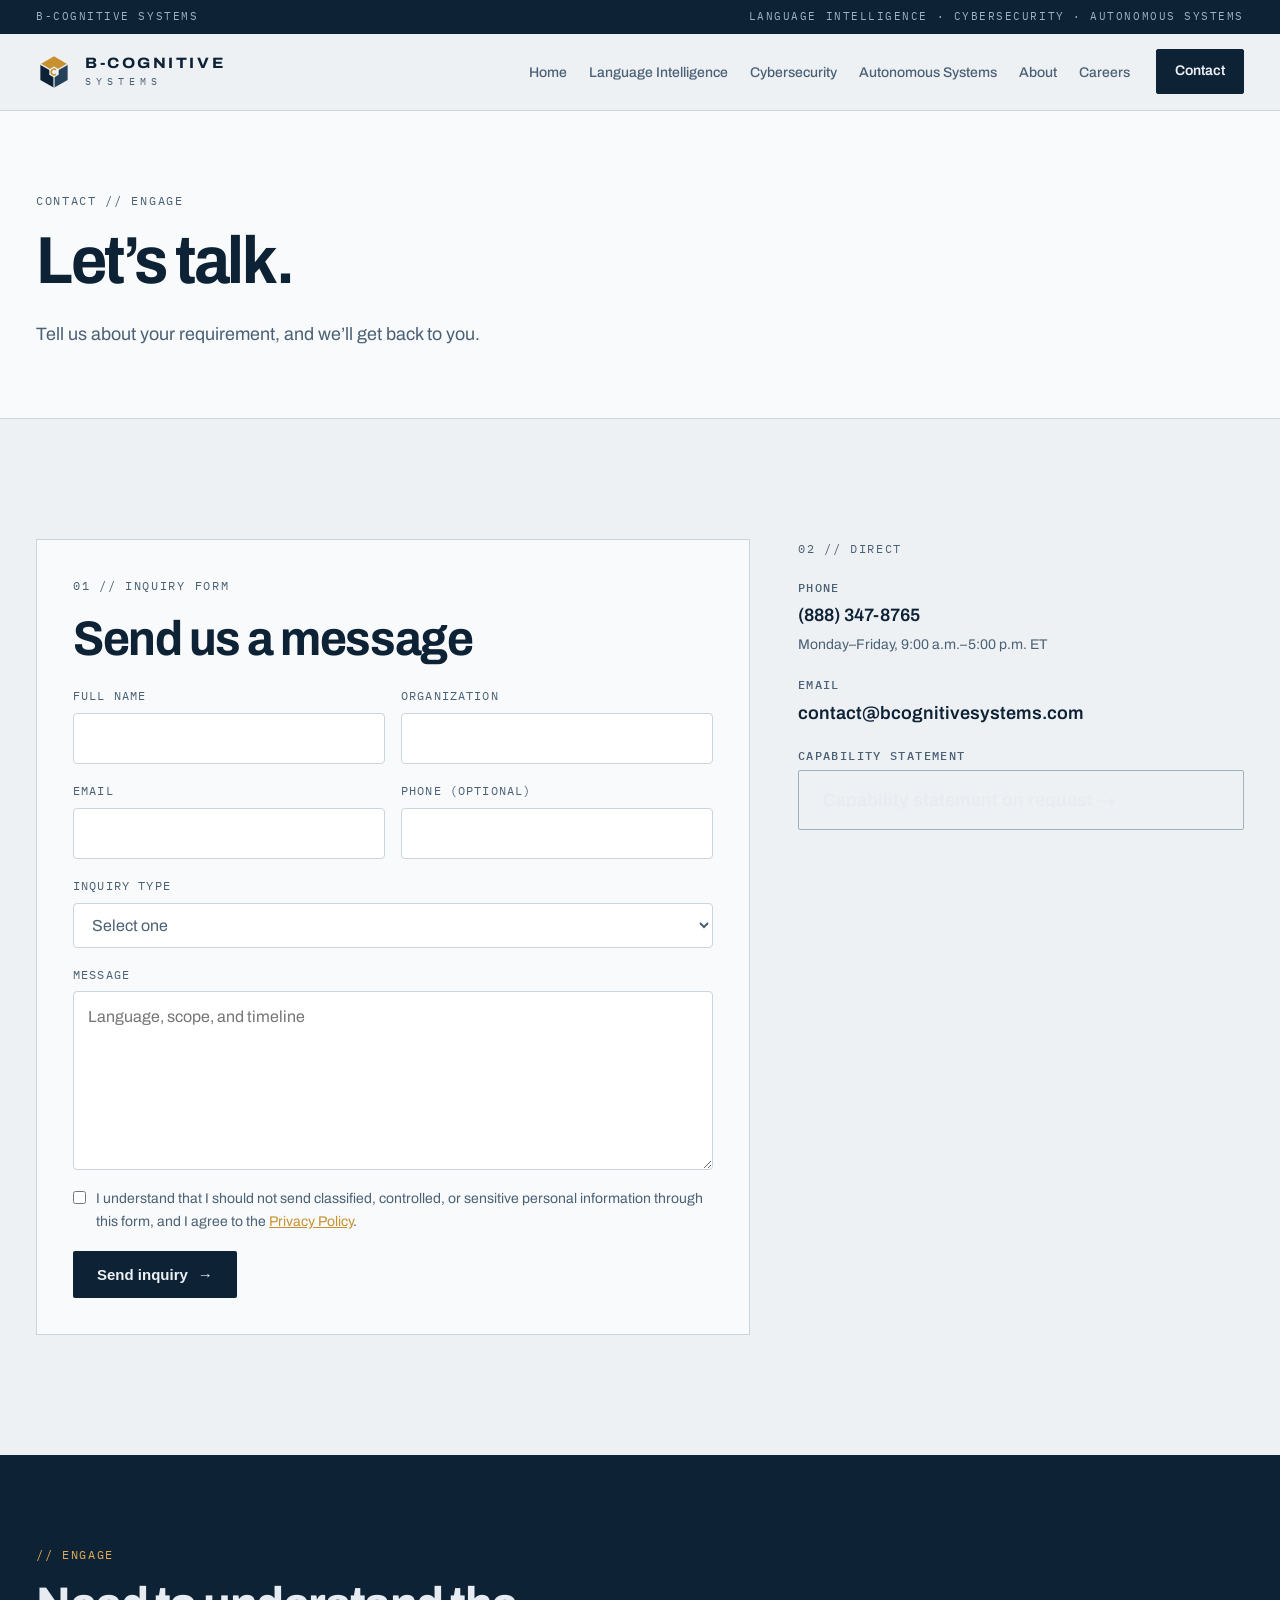
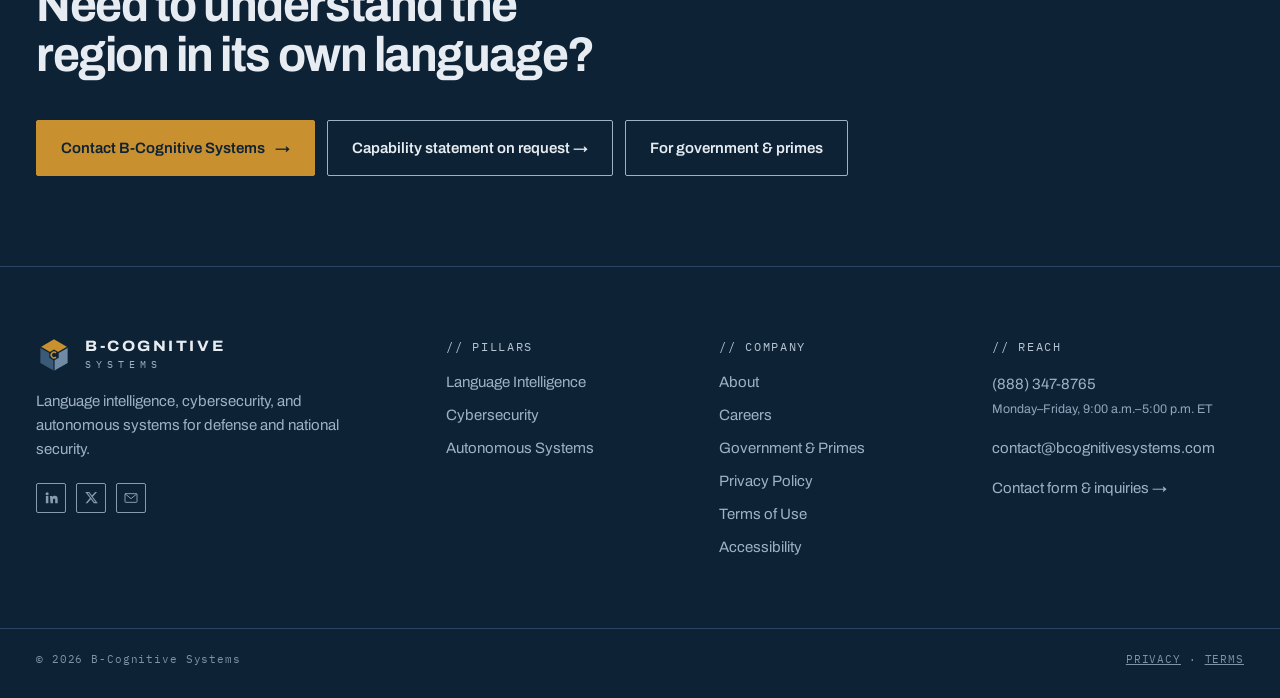
<file: contact.html>
<!DOCTYPE html>
<html lang="en">
<head>
<meta charset="utf-8">
<meta name="viewport" content="width=device-width, initial-scale=1">
<title>Contact — B-Cognitive Systems</title>
<meta name="description" content="Contact B-Cognitive Systems.">
<meta property="og:title" content="Contact — B-Cognitive Systems">
<meta property="og:description" content="Contact B-Cognitive Systems.">
<meta name="theme-color" content="#EEF1F4">
<meta property="og:type" content="website">
<meta property="og:site_name" content="B-Cognitive Systems">
<meta property="og:url" content="https://bcognitivesystems.com/contact">
<meta property="og:image" content="https://bcognitivesystems.com/assets/og-image.png">
<meta property="og:image:width" content="1200">
<meta property="og:image:height" content="630">
<meta name="twitter:card" content="summary_large_image">
<meta name="twitter:image" content="https://bcognitivesystems.com/assets/og-image.png">
<link rel="canonical" href="https://bcognitivesystems.com/contact">
<link rel="apple-touch-icon" href="assets/apple-touch-icon.png">
<link rel="preconnect" href="https://fonts.googleapis.com">
<link rel="preconnect" href="https://fonts.gstatic.com" crossorigin>
<link href="https://fonts.googleapis.com/css2?family=Archivo:wdth,wght@75..115,400..800&family=IBM+Plex+Mono:wght@400;500&family=Noto+Naskh+Arabic:wght@500&display=swap" rel="stylesheet">
<link rel="icon" href="data:image/svg+xml,%3Csvg%20viewBox='0%200%2048%2048'%20xmlns='http://www.w3.org/2000/svg'%3E%3Cpolygon%20points='24.00,3.00%2042.19,13.50%2024.00,24.00%205.81,13.50'%20fill='%23C8902E'/%3E%3Cpolygon%20points='5.81,13.50%2024.00,24.00%2024.00,45.00%205.81,34.50'%20fill='%230E2235'/%3E%3Cpolygon%20points='24.00,24.00%2042.19,13.50%2042.19,34.50%2024.00,45.00'%20fill='%2324405A'/%3E%3Cg%20stroke='%23EEF1F4'%20stroke-width='1.6'%3E%3Cline%20x1='24'%20y1='24'%20x2='5.81'%20y2='13.50'/%3E%3Cline%20x1='24'%20y1='24'%20x2='42.19'%20y2='13.50'/%3E%3Cline%20x1='24'%20y1='24'%20x2='24.00'%20y2='45.00'/%3E%3C/g%3E%3Cpolygon%20points='24.00,16.80%2030.24,20.40%2030.24,27.60%2024.00,31.20%2017.76,27.60%2017.76,20.40'%20fill='%23EEF1F4'/%3E%3Cpath%20d='M26.62%2021.38%20A3.7%203.7%200%201%200%2026.62%2026.62'%20fill='none'%20stroke='%23C8902E'%20stroke-width='2'/%3E%3C/svg%3E">
<link rel="stylesheet" href="styles.css">
</head>
<body>
<a class="skip" href="#main">Skip to content</a>
<div class="topline"><div class="wrap"><span>B-COGNITIVE SYSTEMS</span><span class="hide-sm">LANGUAGE INTELLIGENCE · CYBERSECURITY · AUTONOMOUS SYSTEMS</span></div></div>
<header class="site">
 <div class="wrap bar">
  <a href="/" class="brand" aria-label="B-Cognitive Systems home"><svg viewBox="0 0 48 48" class="emblem" aria-hidden="true"><polygon points="24.00,3.00 42.19,13.50 24.00,24.00 5.81,13.50" fill="#C8902E"/><polygon points="5.81,13.50 24.00,24.00 24.00,45.00 5.81,34.50" fill="#0E2235"/><polygon points="24.00,24.00 42.19,13.50 42.19,34.50 24.00,45.00" fill="#24405A"/><g stroke="#EEF1F4" stroke-width="1.6"><line x1="24" y1="24" x2="5.81" y2="13.50"/><line x1="24" y1="24" x2="42.19" y2="13.50"/><line x1="24" y1="24" x2="24.00" y2="45.00"/></g><polygon points="24.00,16.80 30.24,20.40 30.24,27.60 24.00,31.20 17.76,27.60 17.76,20.40" fill="#EEF1F4"/><path d="M26.62 21.38 A3.7 3.7 0 1 0 26.62 26.62" fill="none" stroke="#C8902E" stroke-width="2"/></svg><span class="wm">B-COGNITIVE<em>SYSTEMS</em></span></a>
  <nav id="site-nav" aria-label="Main"><ul><li><a href="/">Home</a></li><li><a href="/language-intelligence">Language Intelligence</a></li><li><a href="/cybersecurity">Cybersecurity</a></li><li><a href="/autonomous-systems">Autonomous Systems</a></li><li><a href="/about">About</a></li><li><a href="/careers">Careers</a></li></ul><a href="/contact" class="btn sm">Contact</a></nav>
  <button class="menu" aria-expanded="false" aria-controls="site-nav" aria-label="Open menu"><span></span><span></span></button>
 </div>
</header>
<main id="main">
<section class="phead"><div class="wrap"><p class="tag">CONTACT // ENGAGE</p><h1 class="reveal">Let&rsquo;s talk.</h1><p class="lead reveal">Tell us about your requirement, and we&rsquo;ll get back to you.</p></div></section>
<section>
 <div class="wrap contact-grid">
  <form class="cform reveal" id="inquiry" action="https://api.web3forms.com/submit" method="POST">
   <input type="hidden" name="access_key" value="73f5b3d1-f070-4963-a1f1-deb840630ea2">
   <input type="hidden" name="subject" value="New inquiry from bcognitivesystems.com">
   <input type="hidden" name="from_name" value="B-Cognitive Systems website">
   <input type="hidden" name="redirect" value="https://bcognitivesystems.com/thanks">
   <input type="checkbox" name="botcheck" class="hp" tabindex="-1" autocomplete="off" aria-hidden="true">
   <p class="tag">01 // INQUIRY FORM</p><h2>Send us a message</h2>
   <div class="frow"><label>Full name<input type="text" name="name" required autocomplete="name"></label><label>Organization<input type="text" name="organization" autocomplete="organization"></label></div>
   <div class="frow"><label>Email<input type="email" name="email" required autocomplete="email"></label><label>Phone (optional)<input type="tel" name="phone" autocomplete="tel"></label></div>
   <label>Inquiry type<select name="inquiry_type" required><option value="">Select one</option><option>Program or teaming inquiry</option><option>Language intelligence services</option><option>Careers</option><option>Media</option><option>Other</option></select></label>
   <label>Message<textarea name="message" rows="6" required placeholder="Language, scope, and timeline"></textarea></label>
   <label class="consent"><input type="checkbox" name="consent" required><span>I understand that I should not send classified, controlled, or sensitive personal information through this form, and I agree to the <a href="/privacy">Privacy Policy</a>.</span></label>
   <button class="btn" type="submit">Send inquiry <span aria-hidden="true">→</span></button>
  </form>
  <aside class="cside reveal">
   <p class="tag">02 // DIRECT</p>
   <p class="cline"><b>Phone</b><a href="tel:+18883478765">(888) 347-8765</a><span>Monday&ndash;Friday, 9:00 a.m.&ndash;5:00 p.m. ET</span></p>
   <p class="cline"><b>Email</b><a href="mailto:contact@bcognitivesystems.com">contact@bcognitivesystems.com</a></p>
   <p class="cline"><b>Capability statement</b><a class="btn line-light" href="/contact">Capability statement on request &rarr;</a></p>
  </aside>
 </div>
</section>
</main>
<section class="cta-band navy">
 <div class="wrap cta-in">
  <div><p class="tag gold">// ENGAGE</p><h2>Need to understand the region in its own language?</h2></div>
  <div class="cta-acts"><a class="btn gold" href="/contact">Contact B-Cognitive Systems <span aria-hidden="true">→</span></a><a class="btn line-light" href="/contact">Capability statement on request &rarr;</a><a class="btn line-light" href="/government">For government &amp; primes</a></div>
 </div>
</section>
<footer class="site navy">
 <div class="wrap foot">
  <div><a href="/" class="brand"><svg viewBox="0 0 48 48" class="emblem" aria-hidden="true"><polygon points="24.00,3.00 42.19,13.50 24.00,24.00 5.81,13.50" fill="#C8902E"/><polygon points="5.81,13.50 24.00,24.00 24.00,45.00 5.81,34.50" fill="#3B5A77"/><polygon points="24.00,24.00 42.19,13.50 42.19,34.50 24.00,45.00" fill="#6F8BA5"/><g stroke="#0E2235" stroke-width="1.6"><line x1="24" y1="24" x2="5.81" y2="13.50"/><line x1="24" y1="24" x2="42.19" y2="13.50"/><line x1="24" y1="24" x2="24.00" y2="45.00"/></g><polygon points="24.00,16.80 30.24,20.40 30.24,27.60 24.00,31.20 17.76,27.60 17.76,20.40" fill="#0E2235"/><path d="M26.62 21.38 A3.7 3.7 0 1 0 26.62 26.62" fill="none" stroke="#C8902E" stroke-width="2"/></svg><span class="wm">B-COGNITIVE<em>SYSTEMS</em></span></a><p>Language intelligence, cybersecurity, and autonomous systems for defense and national security.</p><div class="social"><a href="https://www.linkedin.com/company/bcognitivesystems/" aria-label="B-Cognitive Systems on LinkedIn (opens in new window)" target="_blank" rel="noopener"><svg viewBox="0 0 24 24" aria-hidden="true"><path fill="currentColor" d="M4.98 3.5A2.5 2.5 0 1 1 5 8.5a2.5 2.5 0 0 1-.02-5zM3 9.75h4V21H3zM9.5 9.75h3.8v1.6h.06c.53-1 1.83-2.05 3.77-2.05 4.03 0 4.77 2.65 4.77 6.1V21h-4v-4.9c0-1.17-.02-2.68-1.63-2.68-1.64 0-1.89 1.28-1.89 2.6V21h-4z"/></svg></a><a href="https://x.com/BCognitiveSys" aria-label="B-Cognitive Systems on X (opens in new window)" target="_blank" rel="noopener"><svg viewBox="0 0 24 24" aria-hidden="true"><path fill="currentColor" d="M17.75 3h3.06l-6.69 7.65L22 21h-6.17l-4.83-6.32L5.47 21H2.4l7.16-8.18L2 3h6.33l4.36 5.77zm-1.07 16.2h1.7L7.4 4.73H5.58z"/></svg></a><a href="mailto:contact@bcognitivesystems.com" aria-label="Email B-Cognitive Systems"><svg viewBox="0 0 24 24" class="ico" aria-hidden="true" fill="none" stroke="currentColor" stroke-width="1.5" stroke-linecap="round" stroke-linejoin="round"><rect x="3" y="5.5" width="18" height="13" rx="1"/><path d="M3.5 6l8.5 7 8.5-7"/></svg></a></div></div>
  <div><p class="tag">// PILLARS</p><ul><li><a href="/language-intelligence">Language Intelligence</a></li><li><a href="/cybersecurity">Cybersecurity</a></li><li><a href="/autonomous-systems">Autonomous Systems</a></li></ul></div>
  <div><p class="tag">// COMPANY</p><ul><li><a href="/about">About</a></li><li><a href="/careers">Careers</a></li><li><a href="/government">Government &amp; Primes</a></li><li><a href="/privacy">Privacy Policy</a></li><li><a href="/terms">Terms of Use</a></li><li><a href="/accessibility">Accessibility</a></li></ul></div>
  <div><p class="tag">// REACH</p><p><a href="tel:+18883478765">(888) 347-8765</a><br><span class="ft-hours">Monday&ndash;Friday, 9:00 a.m.&ndash;5:00 p.m. ET</span></p><p><a href="mailto:contact@bcognitivesystems.com">contact@bcognitivesystems.com</a></p><p><a href="/contact#inquiry">Contact form &amp; inquiries →</a></p></div>
 </div>
 <div class="wrap legal"><span>© 2026 B-Cognitive Systems</span><span><a href="/privacy">PRIVACY</a> · <a href="/terms">TERMS</a></span></div>
</footer>
<script src="site.js" defer></script>
</body>
</html>
</file>
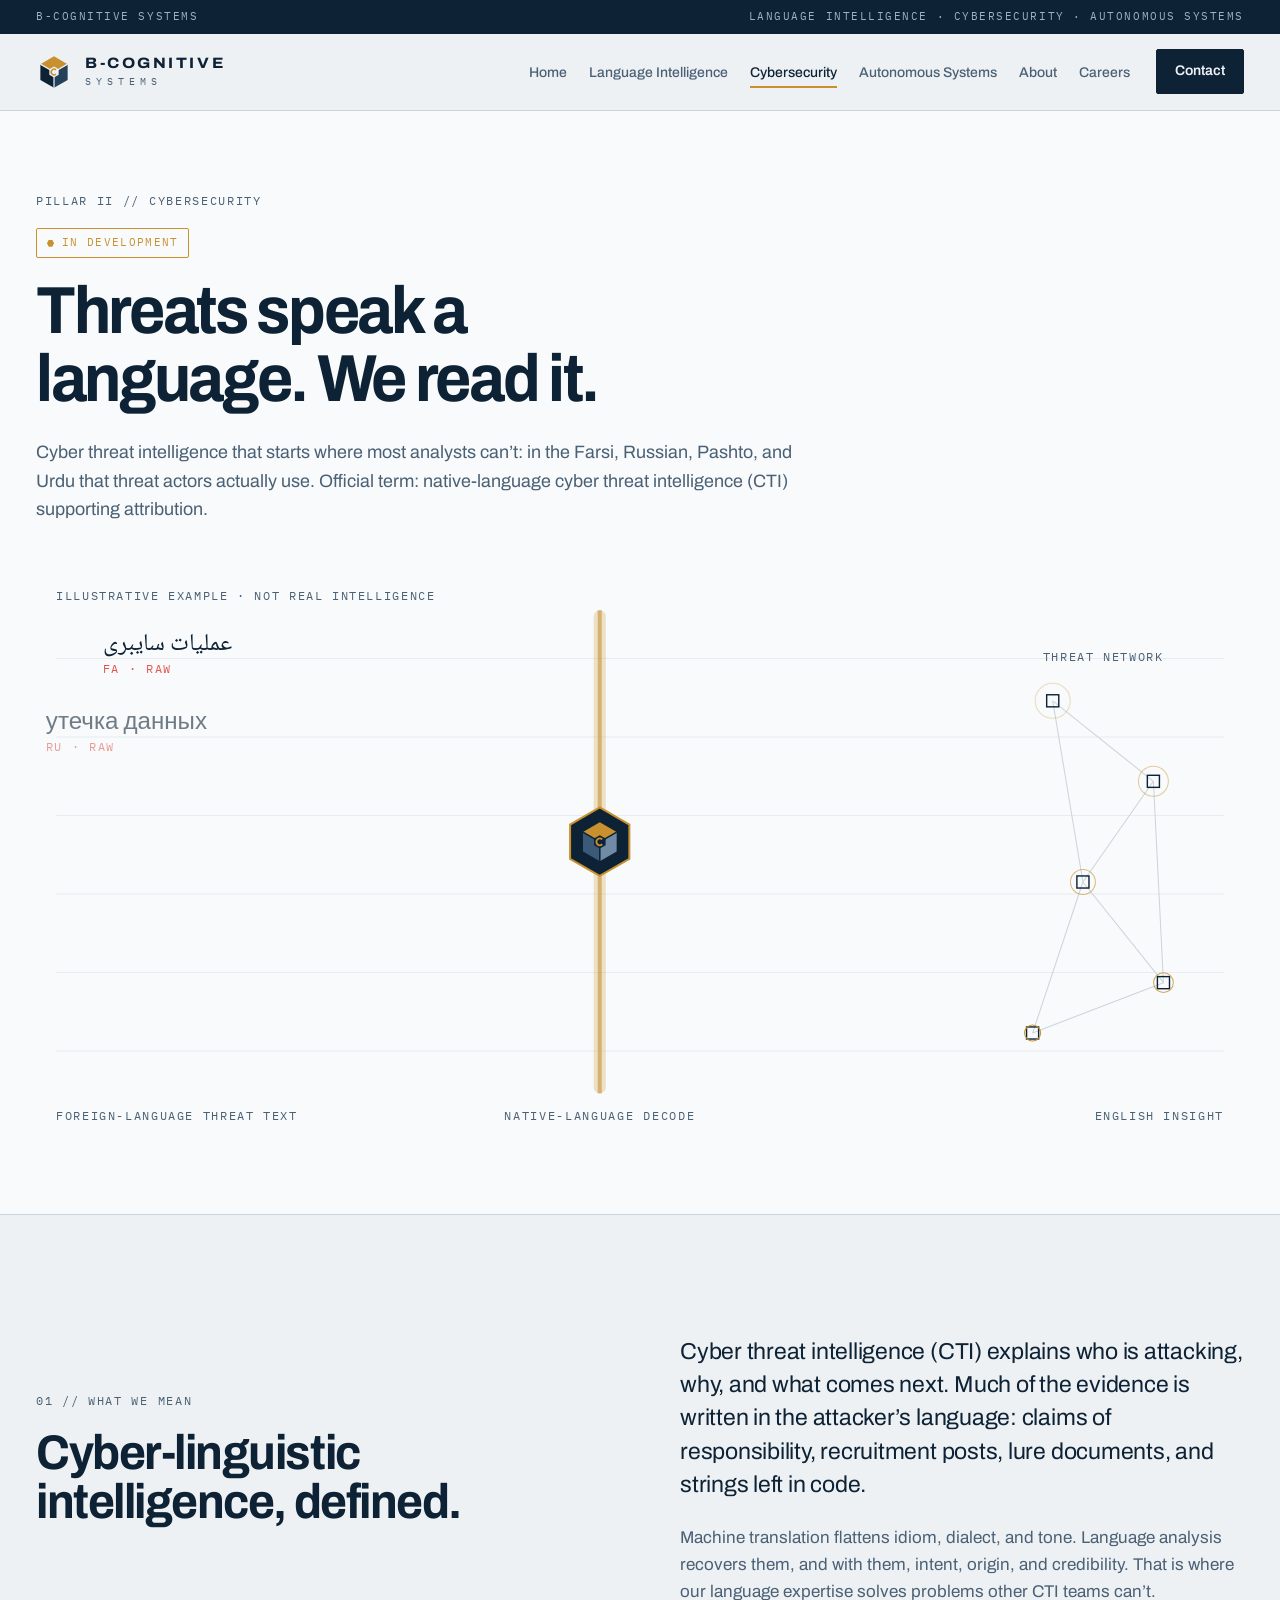
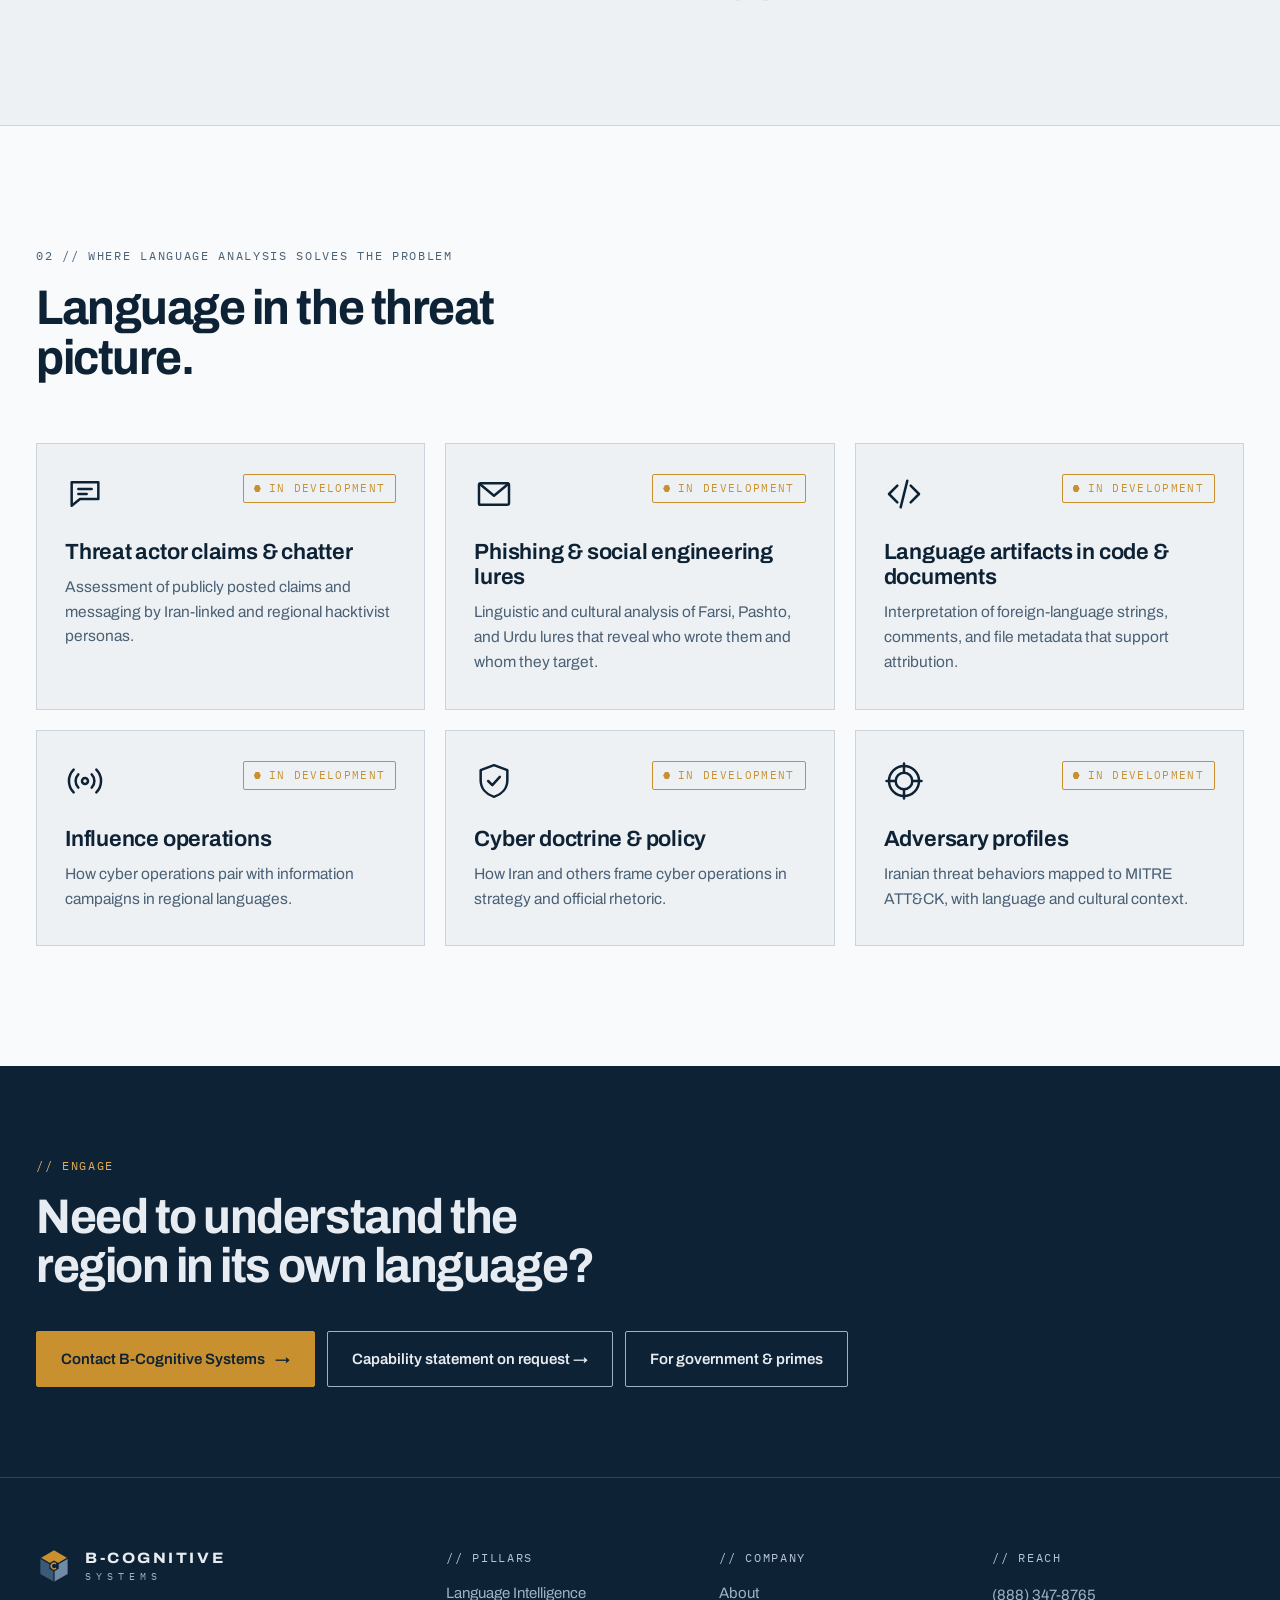
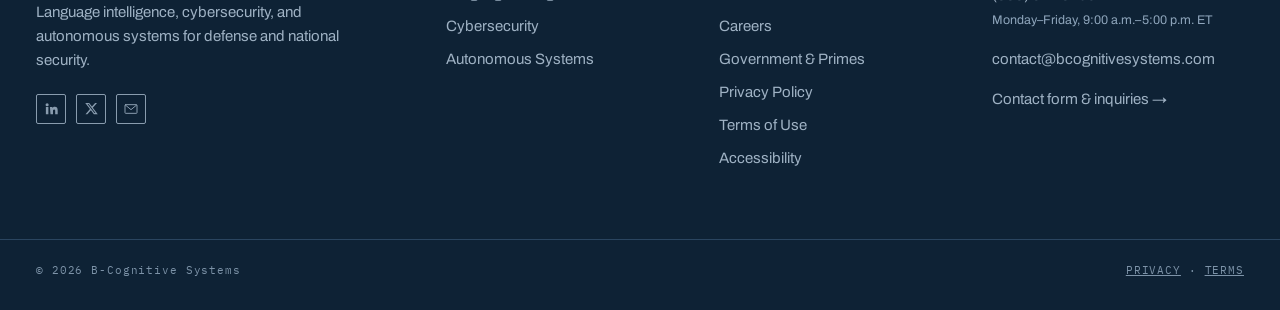
<file: cybersecurity.html>
<!DOCTYPE html>
<html lang="en">
<head>
<meta charset="utf-8">
<meta name="viewport" content="width=device-width, initial-scale=1">
<title>Cybersecurity — B-Cognitive Systems</title>
<meta name="description" content="Pillar II: cyber threat intelligence that starts in the adversary's language.">
<meta property="og:title" content="Cybersecurity — B-Cognitive Systems">
<meta property="og:description" content="Pillar II: cyber threat intelligence that starts in the adversary's language.">
<meta name="theme-color" content="#EEF1F4">
<meta property="og:type" content="website">
<meta property="og:site_name" content="B-Cognitive Systems">
<meta property="og:url" content="https://bcognitivesystems.com/cybersecurity">
<meta property="og:image" content="https://bcognitivesystems.com/assets/og-image.png">
<meta property="og:image:width" content="1200">
<meta property="og:image:height" content="630">
<meta name="twitter:card" content="summary_large_image">
<meta name="twitter:image" content="https://bcognitivesystems.com/assets/og-image.png">
<link rel="canonical" href="https://bcognitivesystems.com/cybersecurity">
<link rel="apple-touch-icon" href="assets/apple-touch-icon.png">
<link rel="preconnect" href="https://fonts.googleapis.com">
<link rel="preconnect" href="https://fonts.gstatic.com" crossorigin>
<link href="https://fonts.googleapis.com/css2?family=Archivo:wdth,wght@75..115,400..800&family=IBM+Plex+Mono:wght@400;500&family=Noto+Naskh+Arabic:wght@500&display=swap" rel="stylesheet">
<link rel="icon" href="data:image/svg+xml,%3Csvg%20viewBox='0%200%2048%2048'%20xmlns='http://www.w3.org/2000/svg'%3E%3Cpolygon%20points='24.00,3.00%2042.19,13.50%2024.00,24.00%205.81,13.50'%20fill='%23C8902E'/%3E%3Cpolygon%20points='5.81,13.50%2024.00,24.00%2024.00,45.00%205.81,34.50'%20fill='%230E2235'/%3E%3Cpolygon%20points='24.00,24.00%2042.19,13.50%2042.19,34.50%2024.00,45.00'%20fill='%2324405A'/%3E%3Cg%20stroke='%23EEF1F4'%20stroke-width='1.6'%3E%3Cline%20x1='24'%20y1='24'%20x2='5.81'%20y2='13.50'/%3E%3Cline%20x1='24'%20y1='24'%20x2='42.19'%20y2='13.50'/%3E%3Cline%20x1='24'%20y1='24'%20x2='24.00'%20y2='45.00'/%3E%3C/g%3E%3Cpolygon%20points='24.00,16.80%2030.24,20.40%2030.24,27.60%2024.00,31.20%2017.76,27.60%2017.76,20.40'%20fill='%23EEF1F4'/%3E%3Cpath%20d='M26.62%2021.38%20A3.7%203.7%200%201%200%2026.62%2026.62'%20fill='none'%20stroke='%23C8902E'%20stroke-width='2'/%3E%3C/svg%3E">
<link rel="stylesheet" href="styles.css">
</head>
<body>
<a class="skip" href="#main">Skip to content</a>
<div class="topline"><div class="wrap"><span>B-COGNITIVE SYSTEMS</span><span class="hide-sm">LANGUAGE INTELLIGENCE · CYBERSECURITY · AUTONOMOUS SYSTEMS</span></div></div>
<header class="site">
 <div class="wrap bar">
  <a href="/" class="brand" aria-label="B-Cognitive Systems home"><svg viewBox="0 0 48 48" class="emblem" aria-hidden="true"><polygon points="24.00,3.00 42.19,13.50 24.00,24.00 5.81,13.50" fill="#C8902E"/><polygon points="5.81,13.50 24.00,24.00 24.00,45.00 5.81,34.50" fill="#0E2235"/><polygon points="24.00,24.00 42.19,13.50 42.19,34.50 24.00,45.00" fill="#24405A"/><g stroke="#EEF1F4" stroke-width="1.6"><line x1="24" y1="24" x2="5.81" y2="13.50"/><line x1="24" y1="24" x2="42.19" y2="13.50"/><line x1="24" y1="24" x2="24.00" y2="45.00"/></g><polygon points="24.00,16.80 30.24,20.40 30.24,27.60 24.00,31.20 17.76,27.60 17.76,20.40" fill="#EEF1F4"/><path d="M26.62 21.38 A3.7 3.7 0 1 0 26.62 26.62" fill="none" stroke="#C8902E" stroke-width="2"/></svg><span class="wm">B-COGNITIVE<em>SYSTEMS</em></span></a>
  <nav id="site-nav" aria-label="Main"><ul><li><a href="/">Home</a></li><li><a href="/language-intelligence">Language Intelligence</a></li><li><a href="/cybersecurity" aria-current="page">Cybersecurity</a></li><li><a href="/autonomous-systems">Autonomous Systems</a></li><li><a href="/about">About</a></li><li><a href="/careers">Careers</a></li></ul><a href="/contact" class="btn sm">Contact</a></nav>
  <button class="menu" aria-expanded="false" aria-controls="site-nav" aria-label="Open menu"><span></span><span></span></button>
 </div>
</header>
<main id="main">
<section class="phead"><div class="wrap"><p class="tag">PILLAR II // CYBERSECURITY</p><span class="status mid">In development</span><h1 class="reveal">Threats speak a language. We read it.</h1><p class="lead reveal">Cyber threat intelligence that starts where most analysts can&rsquo;t: in the Farsi, Russian, Pashto, and Urdu that threat actors actually use. Official term: native-language cyber threat intelligence (CTI) supporting attribution.</p></div><div class="wrap-wide gfx-full reveal"><svg viewBox="0 0 1200 560" class="biggfx" role="img" aria-label="Animated: foreign-language threat text in Farsi, Russian, Pashto, and Urdu streams into a language decoding layer and emerges as English insight"><line x1="20" y1="78" x2="1180" y2="78" class="net" style="opacity:.35"/><g opacity="0"><text x="0" y="70" class="scr">عملیات سایبری</text><text x="0" y="92" class="lab sm" style="fill:#E0574F">FA · RAW</text><animateTransform attributeName="transform" type="translate" values="-10 0;330 0" dur="6.6s" begin="0.0s" repeatCount="indefinite"/><animate attributeName="opacity" values="0;1;1;0;0" keyTimes="0;.1;.5;.58;1" dur="6.6s" begin="0.0s" repeatCount="indefinite"/></g><g opacity="0"><text x="600" y="70" class="tele" style="font-size:20px">cyber operation</text><text x="600" y="92" class="lab sm" style="fill:#2E7D4F">EN · ASSESSED</text><animate attributeName="opacity" values="0;0;1;1;0" keyTimes="0;.56;.64;.94;1" dur="6.6s" begin="0.0s" repeatCount="indefinite"/></g><line x1="20" y1="156" x2="1180" y2="156" class="net" style="opacity:.35"/><g opacity="0"><text x="0" y="148" class="scr">утечка данных</text><text x="0" y="170" class="lab sm" style="fill:#E0574F">RU · RAW</text><animateTransform attributeName="transform" type="translate" values="-10 0;330 0" dur="6.6s" begin="1.1s" repeatCount="indefinite"/><animate attributeName="opacity" values="0;1;1;0;0" keyTimes="0;.1;.5;.58;1" dur="6.6s" begin="1.1s" repeatCount="indefinite"/></g><g opacity="0"><text x="600" y="148" class="tele" style="font-size:20px">data leak</text><text x="600" y="170" class="lab sm" style="fill:#2E7D4F">EN · ASSESSED</text><animate attributeName="opacity" values="0;0;1;1;0" keyTimes="0;.56;.64;.94;1" dur="6.6s" begin="1.1s" repeatCount="indefinite"/></g><line x1="20" y1="234" x2="1180" y2="234" class="net" style="opacity:.35"/><g opacity="0"><text x="0" y="226" class="scr">مهم پیغام</text><text x="0" y="248" class="lab sm" style="fill:#E0574F">PS · RAW</text><animateTransform attributeName="transform" type="translate" values="-10 0;330 0" dur="6.6s" begin="2.2s" repeatCount="indefinite"/><animate attributeName="opacity" values="0;1;1;0;0" keyTimes="0;.1;.5;.58;1" dur="6.6s" begin="2.2s" repeatCount="indefinite"/></g><g opacity="0"><text x="600" y="226" class="tele" style="font-size:20px">important message</text><text x="600" y="248" class="lab sm" style="fill:#2E7D4F">EN · ASSESSED</text><animate attributeName="opacity" values="0;0;1;1;0" keyTimes="0;.56;.64;.94;1" dur="6.6s" begin="2.2s" repeatCount="indefinite"/></g><line x1="20" y1="312" x2="1180" y2="312" class="net" style="opacity:.35"/><g opacity="0"><text x="0" y="304" class="scr">هدف بعدی</text><text x="0" y="326" class="lab sm" style="fill:#E0574F">FA · RAW</text><animateTransform attributeName="transform" type="translate" values="-10 0;330 0" dur="6.6s" begin="3.3000000000000003s" repeatCount="indefinite"/><animate attributeName="opacity" values="0;1;1;0;0" keyTimes="0;.1;.5;.58;1" dur="6.6s" begin="3.3000000000000003s" repeatCount="indefinite"/></g><g opacity="0"><text x="600" y="304" class="tele" style="font-size:20px">next target</text><text x="600" y="326" class="lab sm" style="fill:#2E7D4F">EN · ASSESSED</text><animate attributeName="opacity" values="0;0;1;1;0" keyTimes="0;.56;.64;.94;1" dur="6.6s" begin="3.3000000000000003s" repeatCount="indefinite"/></g><line x1="20" y1="390" x2="1180" y2="390" class="net" style="opacity:.35"/><g opacity="0"><text x="0" y="382" class="scr">доступ получен</text><text x="0" y="404" class="lab sm" style="fill:#E0574F">RU · RAW</text><animateTransform attributeName="transform" type="translate" values="-10 0;330 0" dur="6.6s" begin="4.4s" repeatCount="indefinite"/><animate attributeName="opacity" values="0;1;1;0;0" keyTimes="0;.1;.5;.58;1" dur="6.6s" begin="4.4s" repeatCount="indefinite"/></g><g opacity="0"><text x="600" y="382" class="tele" style="font-size:20px">access obtained</text><text x="600" y="404" class="lab sm" style="fill:#2E7D4F">EN · ASSESSED</text><animate attributeName="opacity" values="0;0;1;1;0" keyTimes="0;.56;.64;.94;1" dur="6.6s" begin="4.4s" repeatCount="indefinite"/></g><line x1="20" y1="468" x2="1180" y2="468" class="net" style="opacity:.35"/><g opacity="0"><text x="0" y="460" class="scr">خبردار رہیں</text><text x="0" y="482" class="lab sm" style="fill:#E0574F">UR · RAW</text><animateTransform attributeName="transform" type="translate" values="-10 0;330 0" dur="6.6s" begin="5.5s" repeatCount="indefinite"/><animate attributeName="opacity" values="0;1;1;0;0" keyTimes="0;.1;.5;.58;1" dur="6.6s" begin="5.5s" repeatCount="indefinite"/></g><g opacity="0"><text x="600" y="460" class="tele" style="font-size:20px">stay alert</text><text x="600" y="482" class="lab sm" style="fill:#2E7D4F">EN · ASSESSED</text><animate attributeName="opacity" values="0;0;1;1;0" keyTimes="0;.56;.64;.94;1" dur="6.6s" begin="5.5s" repeatCount="indefinite"/></g><rect x="554" y="30" width="12" height="480" rx="6" fill="#C8902E" opacity=".25"/><rect x="558" y="30" width="4" height="480" fill="#C8902E"><animate attributeName="opacity" values=".5;1;.5" dur="1.6s" repeatCount="indefinite"/></rect><polygon points="589.44,277.00 560.00,294.00 530.56,277.00 530.56,243.00 560.00,226.00 589.44,243.00" class="core"/><g transform="translate(538,238.0) scale(.92)"><polygon points="24.00,3.00 42.19,13.50 24.00,24.00 5.81,13.50" fill="#C8902E"/><polygon points="5.81,13.50 24.00,24.00 24.00,45.00 5.81,34.50" fill="#3B5A77"/><polygon points="24.00,24.00 42.19,13.50 42.19,34.50 24.00,45.00" fill="#6F8BA5"/><g stroke="#0E2235" stroke-width="1.6"><line x1="24" y1="24" x2="5.81" y2="13.50"/><line x1="24" y1="24" x2="42.19" y2="13.50"/><line x1="24" y1="24" x2="24.00" y2="45.00"/></g><polygon points="24.00,16.80 30.24,20.40 30.24,27.60 24.00,31.20 17.76,27.60 17.76,20.40" fill="#0E2235"/><path d="M26.62 21.38 A3.7 3.7 0 1 0 26.62 26.62" fill="none" stroke="#C8902E" stroke-width="2"/></g><text x="560" y="536" text-anchor="middle" class="lab">NATIVE-LANGUAGE DECODE</text><text x="20" y="536" class="lab sm">FOREIGN-LANGUAGE THREAT TEXT</text><text x="1180" y="536" text-anchor="end" class="lab sm">ENGLISH INSIGHT</text><line x1="1010" y1="120" x2="1110" y2="200" class="net"/><line x1="1010" y1="120" x2="1040" y2="300" class="net"/><line x1="1110" y1="200" x2="1040" y2="300" class="net"/><line x1="1110" y1="200" x2="1120" y2="400" class="net"/><line x1="1040" y1="300" x2="1120" y2="400" class="net"/><line x1="1040" y1="300" x2="990" y2="450" class="net"/><line x1="1120" y1="400" x2="990" y2="450" class="net"/><rect x="1004" y="114" width="12" height="12" class="nd"/><circle cx="1010" cy="120" r="8" fill="none" stroke="#C8902E"><animate attributeName="r" values="8;22" dur="2.2s" begin="0.0s" repeatCount="indefinite"/><animate attributeName="opacity" values=".9;0" dur="2.2s" begin="0.0s" repeatCount="indefinite"/></circle><rect x="1104" y="194" width="12" height="12" class="nd"/><circle cx="1110" cy="200" r="8" fill="none" stroke="#C8902E"><animate attributeName="r" values="8;22" dur="2.2s" begin="0.4s" repeatCount="indefinite"/><animate attributeName="opacity" values=".9;0" dur="2.2s" begin="0.4s" repeatCount="indefinite"/></circle><rect x="1034" y="294" width="12" height="12" class="nd"/><circle cx="1040" cy="300" r="8" fill="none" stroke="#C8902E"><animate attributeName="r" values="8;22" dur="2.2s" begin="0.8s" repeatCount="indefinite"/><animate attributeName="opacity" values=".9;0" dur="2.2s" begin="0.8s" repeatCount="indefinite"/></circle><rect x="1114" y="394" width="12" height="12" class="nd"/><circle cx="1120" cy="400" r="8" fill="none" stroke="#C8902E"><animate attributeName="r" values="8;22" dur="2.2s" begin="1.2000000000000002s" repeatCount="indefinite"/><animate attributeName="opacity" values=".9;0" dur="2.2s" begin="1.2000000000000002s" repeatCount="indefinite"/></circle><rect x="984" y="444" width="12" height="12" class="nd"/><circle cx="990" cy="450" r="8" fill="none" stroke="#C8902E"><animate attributeName="r" values="8;22" dur="2.2s" begin="1.6s" repeatCount="indefinite"/><animate attributeName="opacity" values=".9;0" dur="2.2s" begin="1.6s" repeatCount="indefinite"/></circle><text x="1060" y="80" text-anchor="middle" class="lab sm">THREAT NETWORK</text><text x="20" y="20" class="lab sm">ILLUSTRATIVE EXAMPLE · NOT REAL INTELLIGENCE</text></svg></div></section>
<section>
 <div class="wrap split">
  <div><p class="tag">01 // WHAT WE MEAN</p><h2 class="reveal">Cyber-linguistic intelligence, defined.</h2></div>
  <div class="reveal"><p class="body-lg">Cyber threat intelligence (CTI) explains who is attacking, why, and what comes next. Much of the evidence is written in the attacker&rsquo;s language: claims of responsibility, recruitment posts, lure documents, and strings left in code.</p><p class="muted">Machine translation flattens idiom, dialect, and tone. Language analysis recovers them, and with them, intent, origin, and credibility. That is where our language expertise solves problems other CTI teams can&rsquo;t.</p></div>
 </div>
</section>
<section class="soft">
 <div class="wrap">
  <div class="shead"><p class="tag">02 // WHERE LANGUAGE ANALYSIS SOLVES THE PROBLEM</p><h2 class="reveal">Language in the threat picture.</h2></div>
  <div class="capgrid">
   <article class="capc reveal"><div class="capc-top"><svg viewBox="0 0 24 24" class="ico" aria-hidden="true" fill="none" stroke="currentColor" stroke-width="1.5" stroke-linecap="round" stroke-linejoin="round"><path d="M4 5h16v10H9l-5 4z"/><path d="M8 9h8M8 12h5"/></svg><span class="status mid">In development</span></div><h3>Threat actor claims &amp; chatter</h3><p>Assessment of publicly posted claims and messaging by Iran-linked and regional hacktivist personas.</p></article>
   <article class="capc reveal"><div class="capc-top"><svg viewBox="0 0 24 24" class="ico" aria-hidden="true" fill="none" stroke="currentColor" stroke-width="1.5" stroke-linecap="round" stroke-linejoin="round"><rect x="3" y="5.5" width="18" height="13" rx="1"/><path d="M3.5 6l8.5 7 8.5-7"/></svg><span class="status mid">In development</span></div><h3>Phishing &amp; social engineering lures</h3><p>Linguistic and cultural analysis of Farsi, Pashto, and Urdu lures that reveal who wrote them and whom they target.</p></article>
   <article class="capc reveal"><div class="capc-top"><svg viewBox="0 0 24 24" class="ico" aria-hidden="true" fill="none" stroke="currentColor" stroke-width="1.5" stroke-linecap="round" stroke-linejoin="round"><path d="M8 7l-5 5 5 5M16 7l5 5-5 5M14 4l-4 16"/></svg><span class="status mid">In development</span></div><h3>Language artifacts in code &amp; documents</h3><p>Interpretation of foreign-language strings, comments, and file metadata that support attribution.</p></article>
   <article class="capc reveal"><div class="capc-top"><svg viewBox="0 0 24 24" class="ico" aria-hidden="true" fill="none" stroke="currentColor" stroke-width="1.5" stroke-linecap="round" stroke-linejoin="round"><circle cx="12" cy="12" r="1.8"/><path d="M8 8a5.7 5.7 0 0 0 0 8M16 8a5.7 5.7 0 0 1 0 8M5.2 5.2a9.6 9.6 0 0 0 0 13.6M18.8 5.2a9.6 9.6 0 0 1 0 13.6"/></svg><span class="status mid">In development</span></div><h3>Influence operations</h3><p>How cyber operations pair with information campaigns in regional languages.</p></article>
   <article class="capc reveal"><div class="capc-top"><svg viewBox="0 0 24 24" class="ico" aria-hidden="true" fill="none" stroke="currentColor" stroke-width="1.5" stroke-linecap="round" stroke-linejoin="round"><path d="M12 2.5l8 3v6c0 5-3.5 8.5-8 10-4.5-1.5-8-5-8-10v-6z"/><path d="M8.5 12l2.5 2.5 4.5-5"/></svg><span class="status mid">In development</span></div><h3>Cyber doctrine &amp; policy</h3><p>How Iran and others frame cyber operations in strategy and official rhetoric.</p></article>
   <article class="capc reveal"><div class="capc-top"><svg viewBox="0 0 24 24" class="ico" aria-hidden="true" fill="none" stroke="currentColor" stroke-width="1.5" stroke-linecap="round" stroke-linejoin="round"><circle cx="12" cy="12" r="9"/><circle cx="12" cy="12" r="5"/><path d="M12 1.5v5M12 17.5v5M1.5 12h5M17.5 12h5"/></svg><span class="status mid">In development</span></div><h3>Adversary profiles</h3><p>Iranian threat behaviors mapped to MITRE ATT&amp;CK, with language and cultural context.</p></article>
  </div>
 </div>
</section>
</main>
<section class="cta-band navy">
 <div class="wrap cta-in">
  <div><p class="tag gold">// ENGAGE</p><h2>Need to understand the region in its own language?</h2></div>
  <div class="cta-acts"><a class="btn gold" href="/contact">Contact B-Cognitive Systems <span aria-hidden="true">→</span></a><a class="btn line-light" href="/contact">Capability statement on request &rarr;</a><a class="btn line-light" href="/government">For government &amp; primes</a></div>
 </div>
</section>
<footer class="site navy">
 <div class="wrap foot">
  <div><a href="/" class="brand"><svg viewBox="0 0 48 48" class="emblem" aria-hidden="true"><polygon points="24.00,3.00 42.19,13.50 24.00,24.00 5.81,13.50" fill="#C8902E"/><polygon points="5.81,13.50 24.00,24.00 24.00,45.00 5.81,34.50" fill="#3B5A77"/><polygon points="24.00,24.00 42.19,13.50 42.19,34.50 24.00,45.00" fill="#6F8BA5"/><g stroke="#0E2235" stroke-width="1.6"><line x1="24" y1="24" x2="5.81" y2="13.50"/><line x1="24" y1="24" x2="42.19" y2="13.50"/><line x1="24" y1="24" x2="24.00" y2="45.00"/></g><polygon points="24.00,16.80 30.24,20.40 30.24,27.60 24.00,31.20 17.76,27.60 17.76,20.40" fill="#0E2235"/><path d="M26.62 21.38 A3.7 3.7 0 1 0 26.62 26.62" fill="none" stroke="#C8902E" stroke-width="2"/></svg><span class="wm">B-COGNITIVE<em>SYSTEMS</em></span></a><p>Language intelligence, cybersecurity, and autonomous systems for defense and national security.</p><div class="social"><a href="https://www.linkedin.com/company/bcognitivesystems/" aria-label="B-Cognitive Systems on LinkedIn (opens in new window)" target="_blank" rel="noopener"><svg viewBox="0 0 24 24" aria-hidden="true"><path fill="currentColor" d="M4.98 3.5A2.5 2.5 0 1 1 5 8.5a2.5 2.5 0 0 1-.02-5zM3 9.75h4V21H3zM9.5 9.75h3.8v1.6h.06c.53-1 1.83-2.05 3.77-2.05 4.03 0 4.77 2.65 4.77 6.1V21h-4v-4.9c0-1.17-.02-2.68-1.63-2.68-1.64 0-1.89 1.28-1.89 2.6V21h-4z"/></svg></a><a href="https://x.com/BCognitiveSys" aria-label="B-Cognitive Systems on X (opens in new window)" target="_blank" rel="noopener"><svg viewBox="0 0 24 24" aria-hidden="true"><path fill="currentColor" d="M17.75 3h3.06l-6.69 7.65L22 21h-6.17l-4.83-6.32L5.47 21H2.4l7.16-8.18L2 3h6.33l4.36 5.77zm-1.07 16.2h1.7L7.4 4.73H5.58z"/></svg></a><a href="mailto:contact@bcognitivesystems.com" aria-label="Email B-Cognitive Systems"><svg viewBox="0 0 24 24" class="ico" aria-hidden="true" fill="none" stroke="currentColor" stroke-width="1.5" stroke-linecap="round" stroke-linejoin="round"><rect x="3" y="5.5" width="18" height="13" rx="1"/><path d="M3.5 6l8.5 7 8.5-7"/></svg></a></div></div>
  <div><p class="tag">// PILLARS</p><ul><li><a href="/language-intelligence">Language Intelligence</a></li><li><a href="/cybersecurity">Cybersecurity</a></li><li><a href="/autonomous-systems">Autonomous Systems</a></li></ul></div>
  <div><p class="tag">// COMPANY</p><ul><li><a href="/about">About</a></li><li><a href="/careers">Careers</a></li><li><a href="/government">Government &amp; Primes</a></li><li><a href="/privacy">Privacy Policy</a></li><li><a href="/terms">Terms of Use</a></li><li><a href="/accessibility">Accessibility</a></li></ul></div>
  <div><p class="tag">// REACH</p><p><a href="tel:+18883478765">(888) 347-8765</a><br><span class="ft-hours">Monday&ndash;Friday, 9:00 a.m.&ndash;5:00 p.m. ET</span></p><p><a href="mailto:contact@bcognitivesystems.com">contact@bcognitivesystems.com</a></p><p><a href="/contact#inquiry">Contact form &amp; inquiries →</a></p></div>
 </div>
 <div class="wrap legal"><span>© 2026 B-Cognitive Systems</span><span><a href="/privacy">PRIVACY</a> · <a href="/terms">TERMS</a></span></div>
</footer>
<script src="site.js" defer></script>
</body>
</html>
</file>
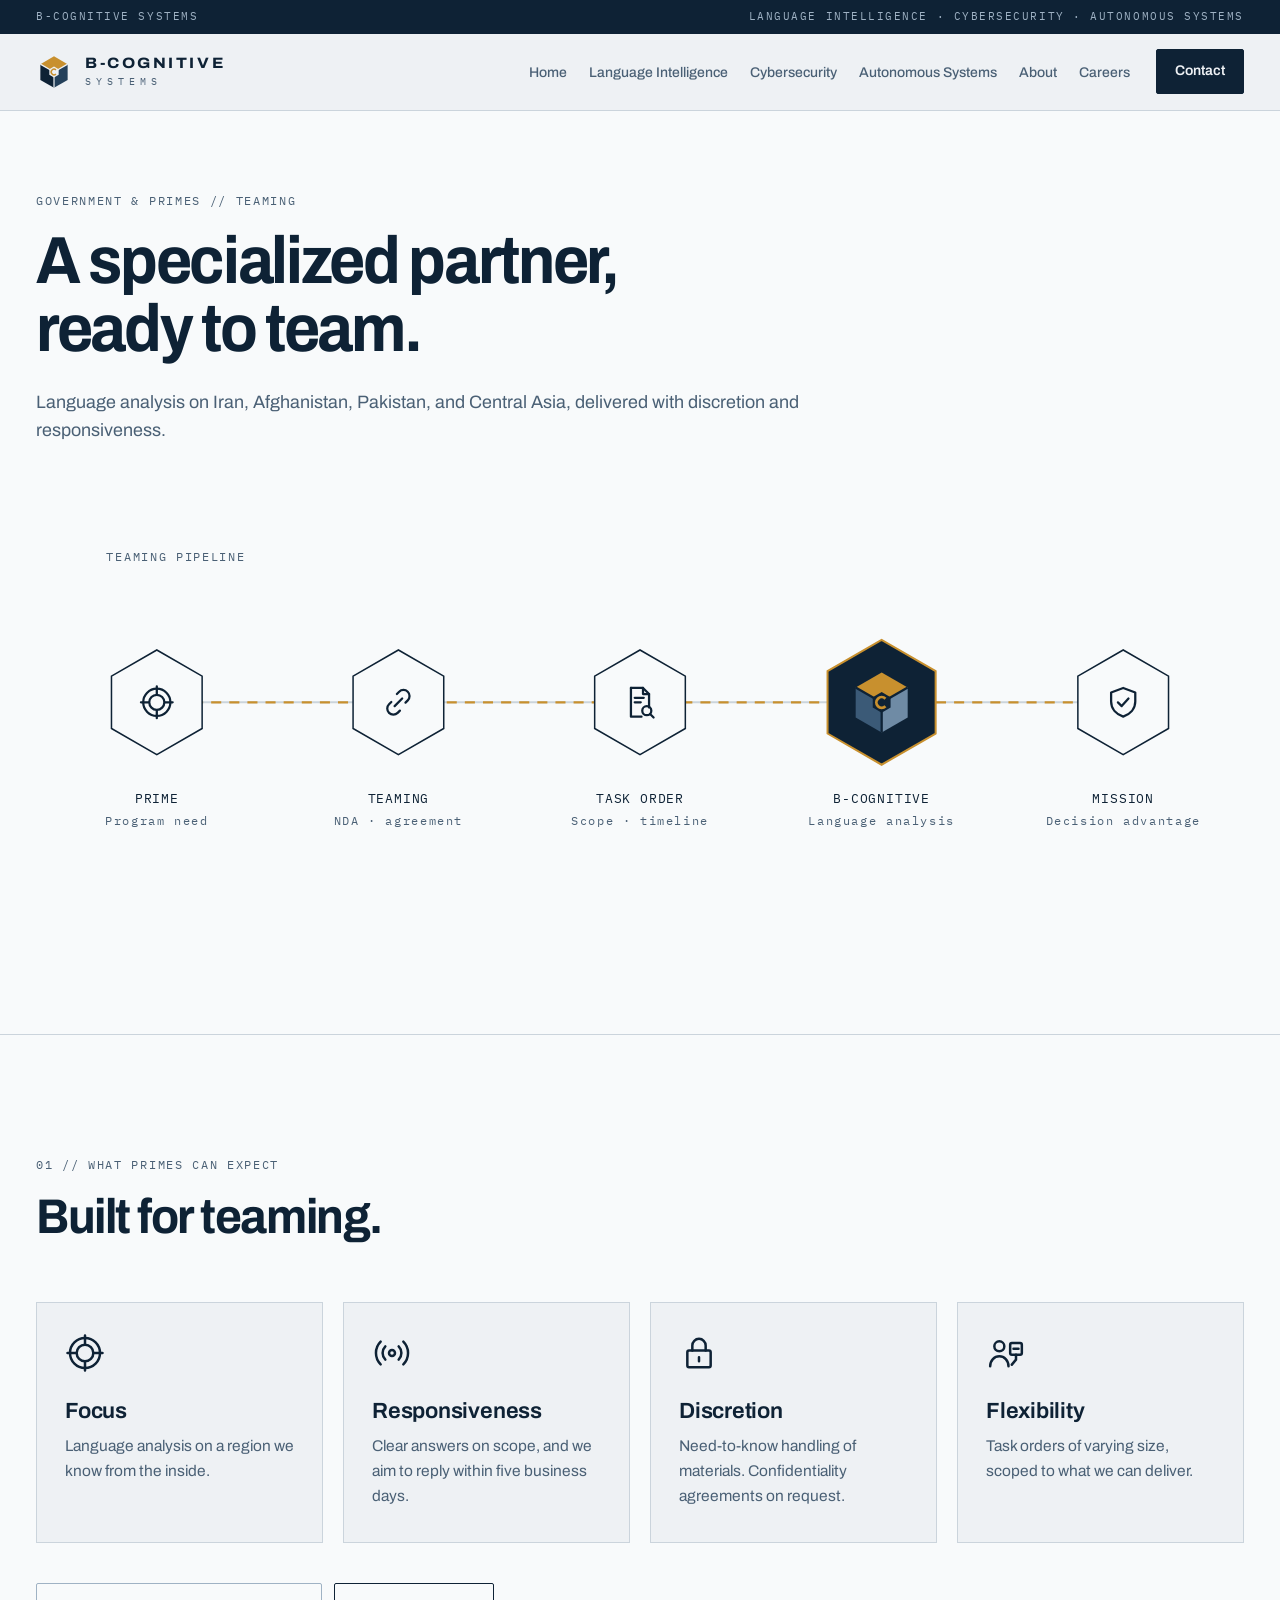
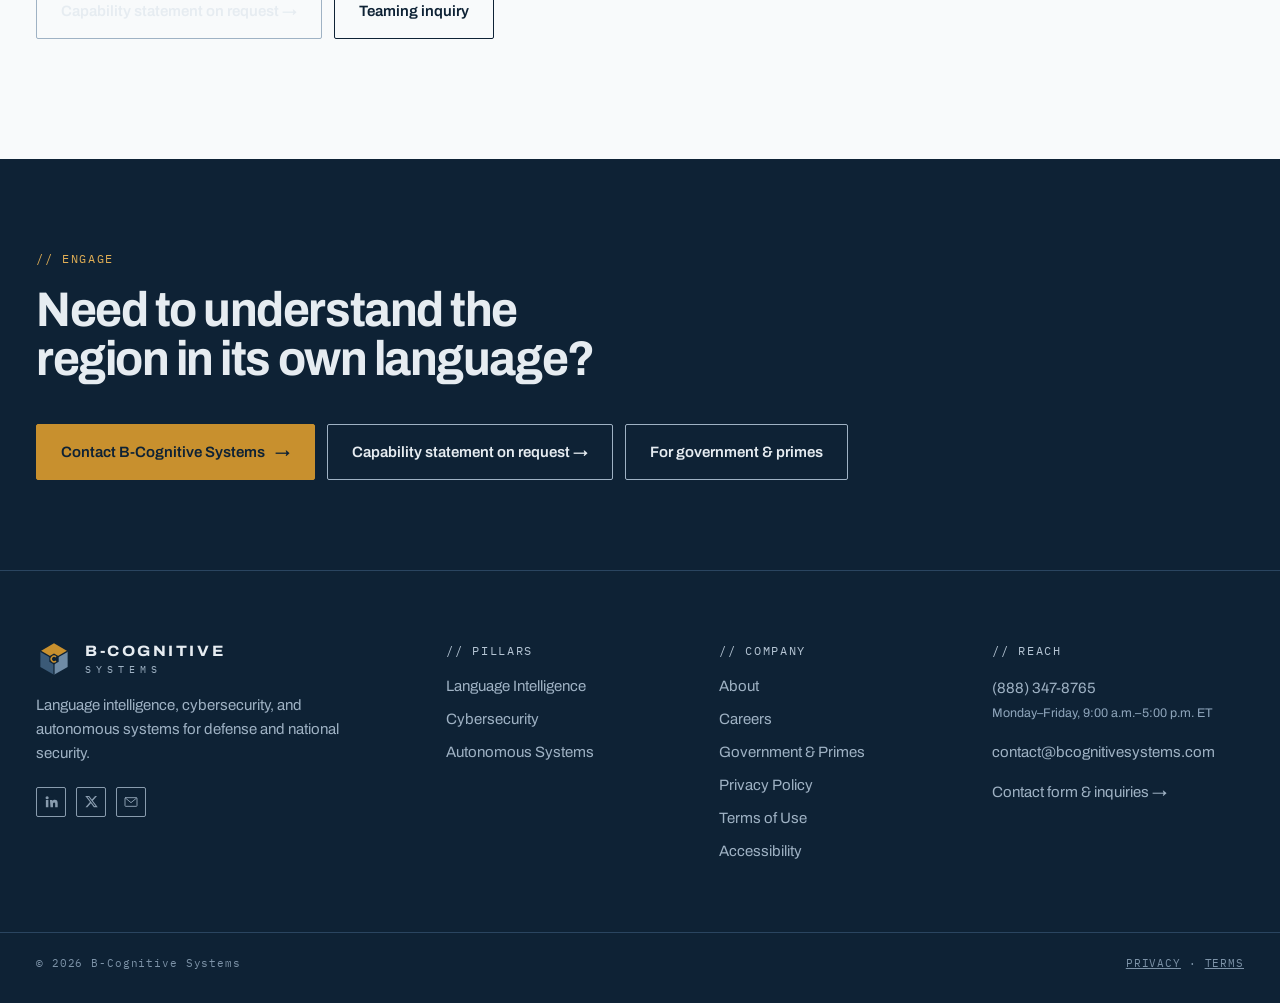
<file: government.html>
<!DOCTYPE html>
<html lang="en">
<head>
<meta charset="utf-8">
<meta name="viewport" content="width=device-width, initial-scale=1">
<title>For Government & Primes — B-Cognitive Systems</title>
<meta name="description" content="Company data and teaming information for government agencies and prime contractors.">
<meta property="og:title" content="For Government & Primes — B-Cognitive Systems">
<meta property="og:description" content="Company data and teaming information for government agencies and prime contractors.">
<meta name="theme-color" content="#EEF1F4">
<meta property="og:type" content="website">
<meta property="og:site_name" content="B-Cognitive Systems">
<meta property="og:url" content="https://bcognitivesystems.com/government">
<meta property="og:image" content="https://bcognitivesystems.com/assets/og-image.png">
<meta property="og:image:width" content="1200">
<meta property="og:image:height" content="630">
<meta name="twitter:card" content="summary_large_image">
<meta name="twitter:image" content="https://bcognitivesystems.com/assets/og-image.png">
<link rel="canonical" href="https://bcognitivesystems.com/government">
<link rel="apple-touch-icon" href="assets/apple-touch-icon.png">
<link rel="preconnect" href="https://fonts.googleapis.com">
<link rel="preconnect" href="https://fonts.gstatic.com" crossorigin>
<link href="https://fonts.googleapis.com/css2?family=Archivo:wdth,wght@75..115,400..800&family=IBM+Plex+Mono:wght@400;500&family=Noto+Naskh+Arabic:wght@500&display=swap" rel="stylesheet">
<link rel="icon" href="data:image/svg+xml,%3Csvg%20viewBox='0%200%2048%2048'%20xmlns='http://www.w3.org/2000/svg'%3E%3Cpolygon%20points='24.00,3.00%2042.19,13.50%2024.00,24.00%205.81,13.50'%20fill='%23C8902E'/%3E%3Cpolygon%20points='5.81,13.50%2024.00,24.00%2024.00,45.00%205.81,34.50'%20fill='%230E2235'/%3E%3Cpolygon%20points='24.00,24.00%2042.19,13.50%2042.19,34.50%2024.00,45.00'%20fill='%2324405A'/%3E%3Cg%20stroke='%23EEF1F4'%20stroke-width='1.6'%3E%3Cline%20x1='24'%20y1='24'%20x2='5.81'%20y2='13.50'/%3E%3Cline%20x1='24'%20y1='24'%20x2='42.19'%20y2='13.50'/%3E%3Cline%20x1='24'%20y1='24'%20x2='24.00'%20y2='45.00'/%3E%3C/g%3E%3Cpolygon%20points='24.00,16.80%2030.24,20.40%2030.24,27.60%2024.00,31.20%2017.76,27.60%2017.76,20.40'%20fill='%23EEF1F4'/%3E%3Cpath%20d='M26.62%2021.38%20A3.7%203.7%200%201%200%2026.62%2026.62'%20fill='none'%20stroke='%23C8902E'%20stroke-width='2'/%3E%3C/svg%3E">
<link rel="stylesheet" href="styles.css">
</head>
<body>
<a class="skip" href="#main">Skip to content</a>
<div class="topline"><div class="wrap"><span>B-COGNITIVE SYSTEMS</span><span class="hide-sm">LANGUAGE INTELLIGENCE · CYBERSECURITY · AUTONOMOUS SYSTEMS</span></div></div>
<header class="site">
 <div class="wrap bar">
  <a href="/" class="brand" aria-label="B-Cognitive Systems home"><svg viewBox="0 0 48 48" class="emblem" aria-hidden="true"><polygon points="24.00,3.00 42.19,13.50 24.00,24.00 5.81,13.50" fill="#C8902E"/><polygon points="5.81,13.50 24.00,24.00 24.00,45.00 5.81,34.50" fill="#0E2235"/><polygon points="24.00,24.00 42.19,13.50 42.19,34.50 24.00,45.00" fill="#24405A"/><g stroke="#EEF1F4" stroke-width="1.6"><line x1="24" y1="24" x2="5.81" y2="13.50"/><line x1="24" y1="24" x2="42.19" y2="13.50"/><line x1="24" y1="24" x2="24.00" y2="45.00"/></g><polygon points="24.00,16.80 30.24,20.40 30.24,27.60 24.00,31.20 17.76,27.60 17.76,20.40" fill="#EEF1F4"/><path d="M26.62 21.38 A3.7 3.7 0 1 0 26.62 26.62" fill="none" stroke="#C8902E" stroke-width="2"/></svg><span class="wm">B-COGNITIVE<em>SYSTEMS</em></span></a>
  <nav id="site-nav" aria-label="Main"><ul><li><a href="/">Home</a></li><li><a href="/language-intelligence">Language Intelligence</a></li><li><a href="/cybersecurity">Cybersecurity</a></li><li><a href="/autonomous-systems">Autonomous Systems</a></li><li><a href="/about">About</a></li><li><a href="/careers">Careers</a></li></ul><a href="/contact" class="btn sm">Contact</a></nav>
  <button class="menu" aria-expanded="false" aria-controls="site-nav" aria-label="Open menu"><span></span><span></span></button>
 </div>
</header>
<main id="main">
<section class="phead"><div class="wrap"><p class="tag">GOVERNMENT &amp; PRIMES // TEAMING</p><h1 class="reveal">A specialized partner, ready to team.</h1><p class="lead reveal">Language analysis on Iran, Afghanistan, Pakistan, and Central Asia, delivered with discretion and responsiveness.</p></div><div class="wrap-wide gfx-full reveal"><svg viewBox="0 0 1200 460" class="biggfx" role="img" aria-label="Teaming pipeline from prime contractor to mission delivery"><line x1="120" y1="200" x2="1080" y2="200" class="net" style="stroke-width:2"/><line x1="120" y1="200" x2="1080" y2="200" class="vector"/><polygon points="165.03,226.00 120.00,252.00 74.97,226.00 74.97,174.00 120.00,148.00 165.03,174.00" class="node"/><g transform="translate(102,182) scale(1.5)" fill="none" stroke="currentColor" stroke-width="1.5" stroke-linecap="round" stroke-linejoin="round" class="gico"><circle cx="12" cy="12" r="9"/><circle cx="12" cy="12" r="5"/><path d="M12 1.5v5M12 17.5v5M1.5 12h5M17.5 12h5"/></g><text x="120" y="300" text-anchor="middle" class="tele">PRIME</text><text x="120" y="322" text-anchor="middle" class="lab sm">Program need</text><polygon points="405.03,226.00 360.00,252.00 314.97,226.00 314.97,174.00 360.00,148.00 405.03,174.00" class="node"/><g transform="translate(342,182) scale(1.5)" fill="none" stroke="currentColor" stroke-width="1.5" stroke-linecap="round" stroke-linejoin="round" class="gico"><path d="M9.5 14.5l5-5"/><path d="M11 6.5l1.5-1.5a4 4 0 0 1 5.7 5.7L16.7 12.2M13 17.5L11.5 19a4 4 0 0 1-5.7-5.7l1.5-1.5"/></g><text x="360" y="300" text-anchor="middle" class="tele">TEAMING</text><text x="360" y="322" text-anchor="middle" class="lab sm">NDA · agreement</text><polygon points="645.03,226.00 600.00,252.00 554.97,226.00 554.97,174.00 600.00,148.00 645.03,174.00" class="node"/><g transform="translate(582,182) scale(1.5)" fill="none" stroke="currentColor" stroke-width="1.5" stroke-linecap="round" stroke-linejoin="round" class="gico"><path d="M6 2.5h8l4 4v9"/><path d="M14 2.5v4h4"/><path d="M6 2.5v19h7"/><circle cx="16.5" cy="17.5" r="3"/><path d="M18.7 19.7l2.3 2.3M8.5 9h6M8.5 12h4"/></g><text x="600" y="300" text-anchor="middle" class="tele">TASK ORDER</text><text x="600" y="322" text-anchor="middle" class="lab sm">Scope · timeline</text><polygon points="893.69,231.00 840.00,262.00 786.31,231.00 786.31,169.00 840.00,138.00 893.69,169.00" class="core"/><g transform="translate(806,166) scale(1.42)"><polygon points="24.00,3.00 42.19,13.50 24.00,24.00 5.81,13.50" fill="#C8902E"/><polygon points="5.81,13.50 24.00,24.00 24.00,45.00 5.81,34.50" fill="#3B5A77"/><polygon points="24.00,24.00 42.19,13.50 42.19,34.50 24.00,45.00" fill="#6F8BA5"/><g stroke="#0E2235" stroke-width="1.6"><line x1="24" y1="24" x2="5.81" y2="13.50"/><line x1="24" y1="24" x2="42.19" y2="13.50"/><line x1="24" y1="24" x2="24.00" y2="45.00"/></g><polygon points="24.00,16.80 30.24,20.40 30.24,27.60 24.00,31.20 17.76,27.60 17.76,20.40" fill="#0E2235"/><path d="M26.62 21.38 A3.7 3.7 0 1 0 26.62 26.62" fill="none" stroke="#C8902E" stroke-width="2"/></g><text x="840" y="300" text-anchor="middle" class="tele">B-COGNITIVE</text><text x="840" y="322" text-anchor="middle" class="lab sm">Language analysis</text><polygon points="1125.03,226.00 1080.00,252.00 1034.97,226.00 1034.97,174.00 1080.00,148.00 1125.03,174.00" class="node"/><g transform="translate(1062,182) scale(1.5)" fill="none" stroke="currentColor" stroke-width="1.5" stroke-linecap="round" stroke-linejoin="round" class="gico"><path d="M12 2.5l8 3v6c0 5-3.5 8.5-8 10-4.5-1.5-8-5-8-10v-6z"/><path d="M8.5 12l2.5 2.5 4.5-5"/></g><text x="1080" y="300" text-anchor="middle" class="tele">MISSION</text><text x="1080" y="322" text-anchor="middle" class="lab sm">Decision advantage</text><text x="70" y="60" class="lab">TEAMING PIPELINE</text></svg></div></section>
<section class="soft">
 <div class="wrap">
  <div class="shead"><p class="tag">01 // WHAT PRIMES CAN EXPECT</p><h2 class="reveal">Built for teaming.</h2></div>
  <div class="capgrid four">
   <article class="capc reveal"><div class="capc-top"><svg viewBox="0 0 24 24" class="ico" aria-hidden="true" fill="none" stroke="currentColor" stroke-width="1.5" stroke-linecap="round" stroke-linejoin="round"><circle cx="12" cy="12" r="9"/><circle cx="12" cy="12" r="5"/><path d="M12 1.5v5M12 17.5v5M1.5 12h5M17.5 12h5"/></svg></div><h3>Focus</h3><p>Language analysis on a region we know from the inside.</p></article>
   <article class="capc reveal"><div class="capc-top"><svg viewBox="0 0 24 24" class="ico" aria-hidden="true" fill="none" stroke="currentColor" stroke-width="1.5" stroke-linecap="round" stroke-linejoin="round"><circle cx="12" cy="12" r="1.8"/><path d="M8 8a5.7 5.7 0 0 0 0 8M16 8a5.7 5.7 0 0 1 0 8M5.2 5.2a9.6 9.6 0 0 0 0 13.6M18.8 5.2a9.6 9.6 0 0 1 0 13.6"/></svg></div><h3>Responsiveness</h3><p>Clear answers on scope, and we aim to reply within five business days.</p></article>
   <article class="capc reveal"><div class="capc-top"><svg viewBox="0 0 24 24" class="ico" aria-hidden="true" fill="none" stroke="currentColor" stroke-width="1.5" stroke-linecap="round" stroke-linejoin="round"><rect x="5" y="10.5" width="14" height="10" rx="1"/><path d="M8 10.5V7.5a4 4 0 0 1 8 0v3M12 14.5v2.5"/></svg></div><h3>Discretion</h3><p>Need-to-know handling of materials. Confidentiality agreements on request.</p></article>
   <article class="capc reveal"><div class="capc-top"><svg viewBox="0 0 24 24" class="ico" aria-hidden="true" fill="none" stroke="currentColor" stroke-width="1.5" stroke-linecap="round" stroke-linejoin="round"><circle cx="8" cy="8" r="3"/><path d="M2.5 20c0-3.5 2.5-6 5.5-6s5.5 2.5 5.5 6"/><rect x="14.5" y="6" width="7" height="7" rx="1"/><path d="M16.5 9.5h3M18 13v3l-2.5 3"/></svg></div><h3>Flexibility</h3><p>Task orders of varying size, scoped to what we can deliver.</p></article>
  </div>
  <div class="cta reveal" style="margin-top:40px"><a class="btn line-light" href="/contact">Capability statement on request &rarr;</a><a class="btn line" href="mailto:contact@bcognitivesystems.com?subject=Teaming%20inquiry">Teaming inquiry</a></div></div>
</section>

</main>
<section class="cta-band navy">
 <div class="wrap cta-in">
  <div><p class="tag gold">// ENGAGE</p><h2>Need to understand the region in its own language?</h2></div>
  <div class="cta-acts"><a class="btn gold" href="/contact">Contact B-Cognitive Systems <span aria-hidden="true">→</span></a><a class="btn line-light" href="/contact">Capability statement on request &rarr;</a><a class="btn line-light" href="/government">For government &amp; primes</a></div>
 </div>
</section>
<footer class="site navy">
 <div class="wrap foot">
  <div><a href="/" class="brand"><svg viewBox="0 0 48 48" class="emblem" aria-hidden="true"><polygon points="24.00,3.00 42.19,13.50 24.00,24.00 5.81,13.50" fill="#C8902E"/><polygon points="5.81,13.50 24.00,24.00 24.00,45.00 5.81,34.50" fill="#3B5A77"/><polygon points="24.00,24.00 42.19,13.50 42.19,34.50 24.00,45.00" fill="#6F8BA5"/><g stroke="#0E2235" stroke-width="1.6"><line x1="24" y1="24" x2="5.81" y2="13.50"/><line x1="24" y1="24" x2="42.19" y2="13.50"/><line x1="24" y1="24" x2="24.00" y2="45.00"/></g><polygon points="24.00,16.80 30.24,20.40 30.24,27.60 24.00,31.20 17.76,27.60 17.76,20.40" fill="#0E2235"/><path d="M26.62 21.38 A3.7 3.7 0 1 0 26.62 26.62" fill="none" stroke="#C8902E" stroke-width="2"/></svg><span class="wm">B-COGNITIVE<em>SYSTEMS</em></span></a><p>Language intelligence, cybersecurity, and autonomous systems for defense and national security.</p><div class="social"><a href="https://www.linkedin.com/company/bcognitivesystems/" aria-label="B-Cognitive Systems on LinkedIn (opens in new window)" target="_blank" rel="noopener"><svg viewBox="0 0 24 24" aria-hidden="true"><path fill="currentColor" d="M4.98 3.5A2.5 2.5 0 1 1 5 8.5a2.5 2.5 0 0 1-.02-5zM3 9.75h4V21H3zM9.5 9.75h3.8v1.6h.06c.53-1 1.83-2.05 3.77-2.05 4.03 0 4.77 2.65 4.77 6.1V21h-4v-4.9c0-1.17-.02-2.68-1.63-2.68-1.64 0-1.89 1.28-1.89 2.6V21h-4z"/></svg></a><a href="https://x.com/BCognitiveSys" aria-label="B-Cognitive Systems on X (opens in new window)" target="_blank" rel="noopener"><svg viewBox="0 0 24 24" aria-hidden="true"><path fill="currentColor" d="M17.75 3h3.06l-6.69 7.65L22 21h-6.17l-4.83-6.32L5.47 21H2.4l7.16-8.18L2 3h6.33l4.36 5.77zm-1.07 16.2h1.7L7.4 4.73H5.58z"/></svg></a><a href="mailto:contact@bcognitivesystems.com" aria-label="Email B-Cognitive Systems"><svg viewBox="0 0 24 24" class="ico" aria-hidden="true" fill="none" stroke="currentColor" stroke-width="1.5" stroke-linecap="round" stroke-linejoin="round"><rect x="3" y="5.5" width="18" height="13" rx="1"/><path d="M3.5 6l8.5 7 8.5-7"/></svg></a></div></div>
  <div><p class="tag">// PILLARS</p><ul><li><a href="/language-intelligence">Language Intelligence</a></li><li><a href="/cybersecurity">Cybersecurity</a></li><li><a href="/autonomous-systems">Autonomous Systems</a></li></ul></div>
  <div><p class="tag">// COMPANY</p><ul><li><a href="/about">About</a></li><li><a href="/careers">Careers</a></li><li><a href="/government">Government &amp; Primes</a></li><li><a href="/privacy">Privacy Policy</a></li><li><a href="/terms">Terms of Use</a></li><li><a href="/accessibility">Accessibility</a></li></ul></div>
  <div><p class="tag">// REACH</p><p><a href="tel:+18883478765">(888) 347-8765</a><br><span class="ft-hours">Monday&ndash;Friday, 9:00 a.m.&ndash;5:00 p.m. ET</span></p><p><a href="mailto:contact@bcognitivesystems.com">contact@bcognitivesystems.com</a></p><p><a href="/contact#inquiry">Contact form &amp; inquiries →</a></p></div>
 </div>
 <div class="wrap legal"><span>© 2026 B-Cognitive Systems</span><span><a href="/privacy">PRIVACY</a> · <a href="/terms">TERMS</a></span></div>
</footer>
<script src="site.js" defer></script>
</body>
</html>
</file>
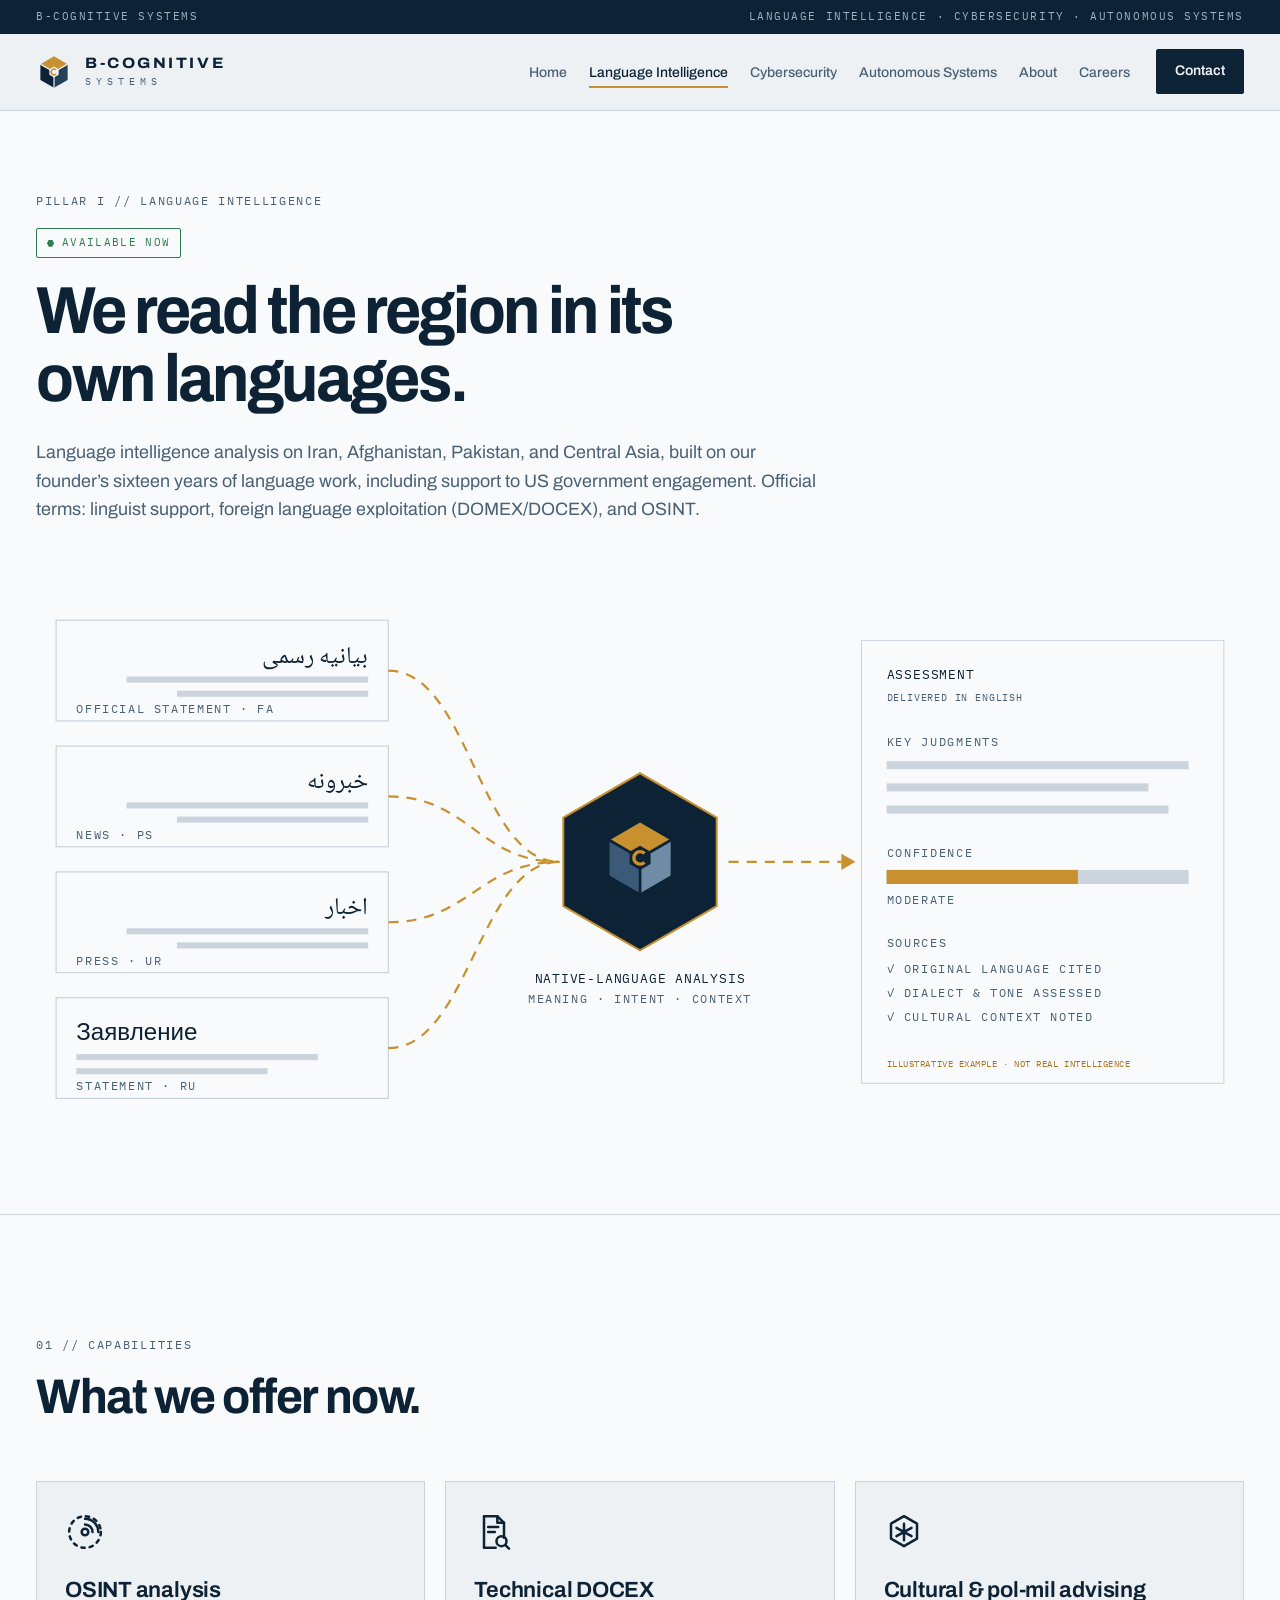
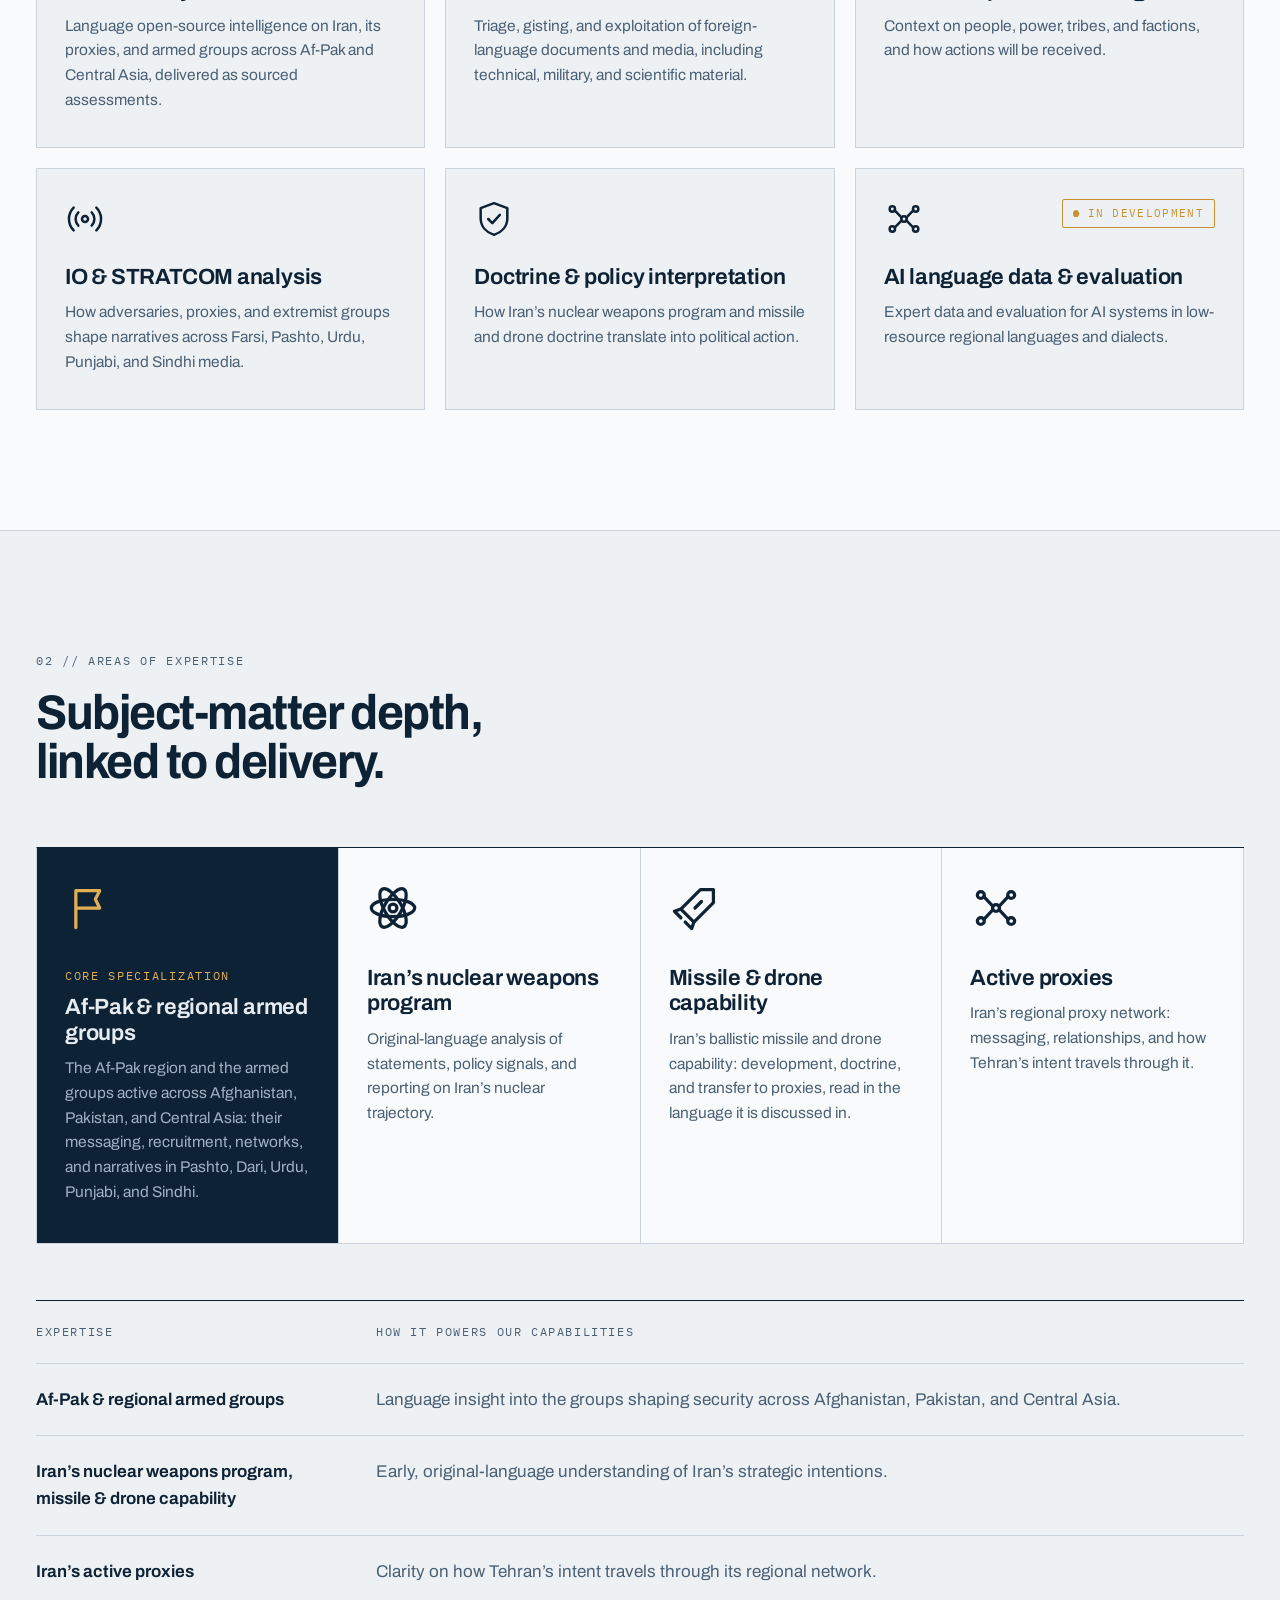
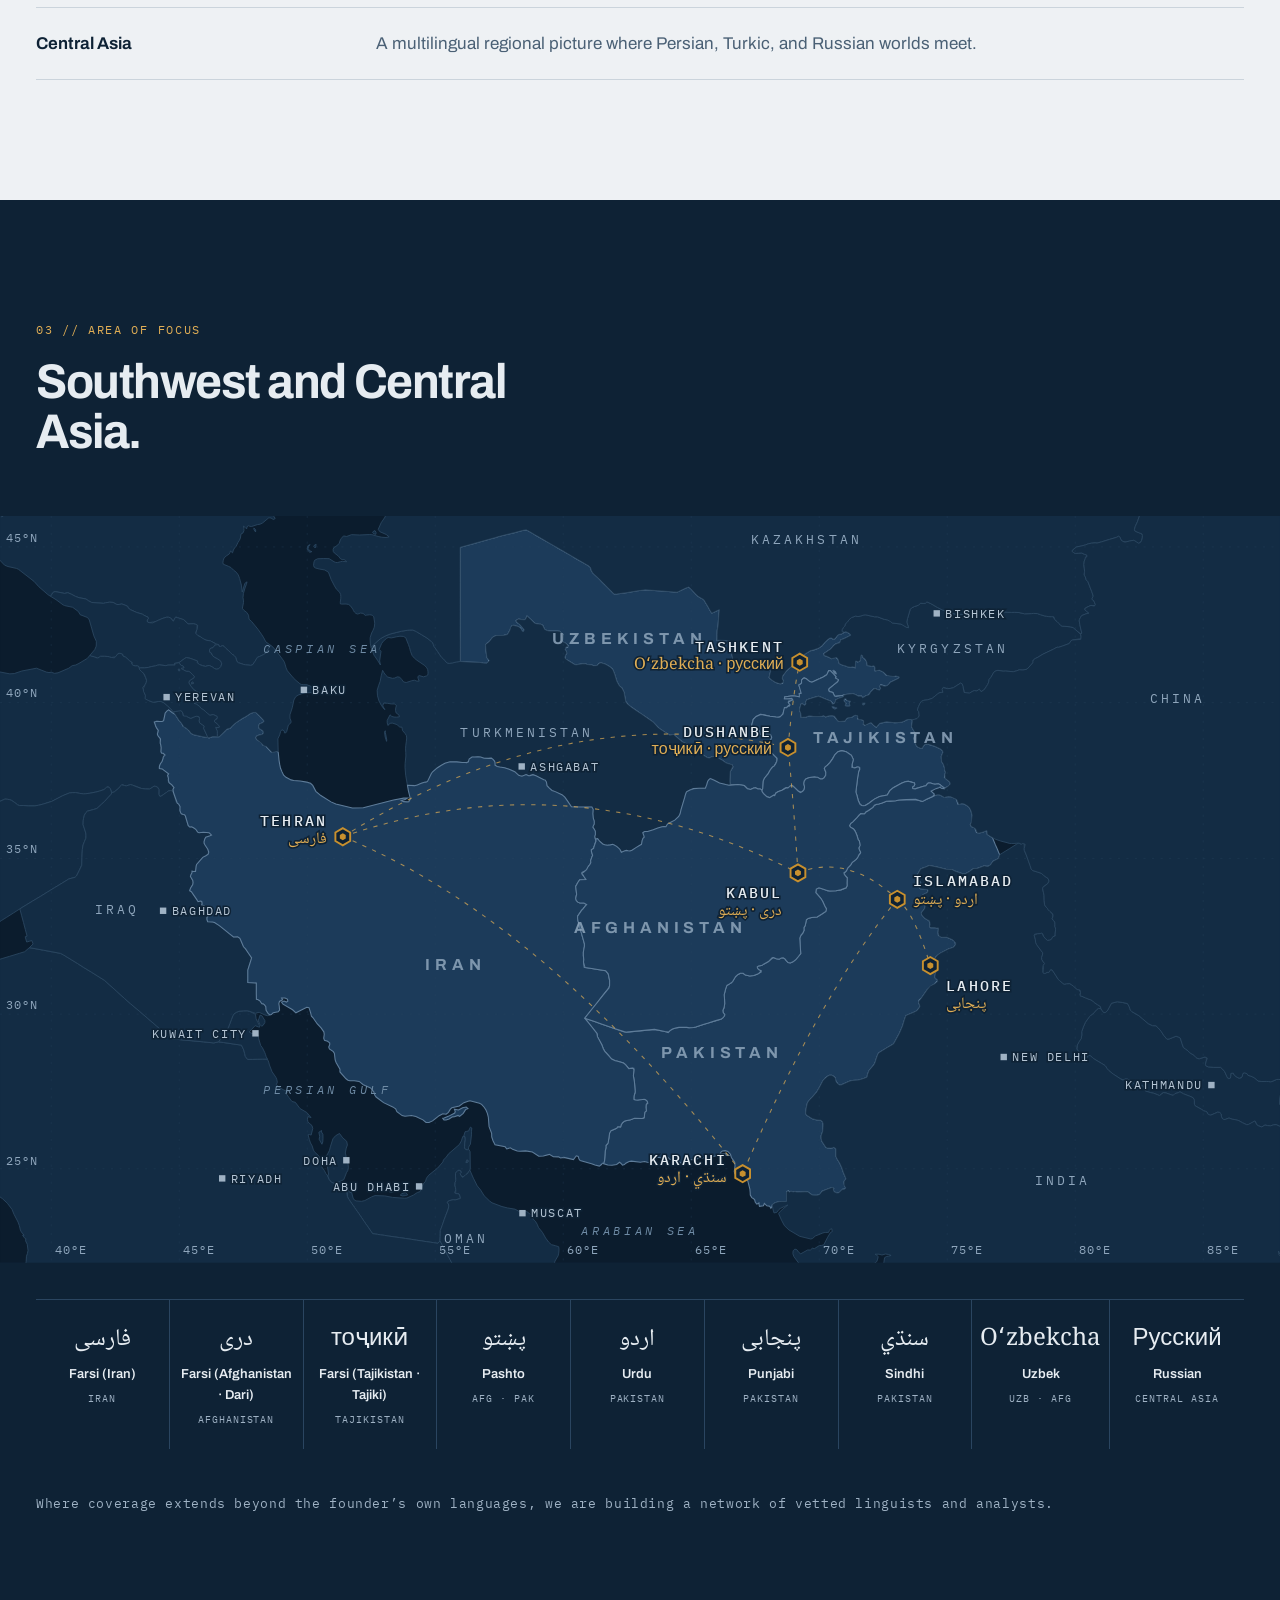
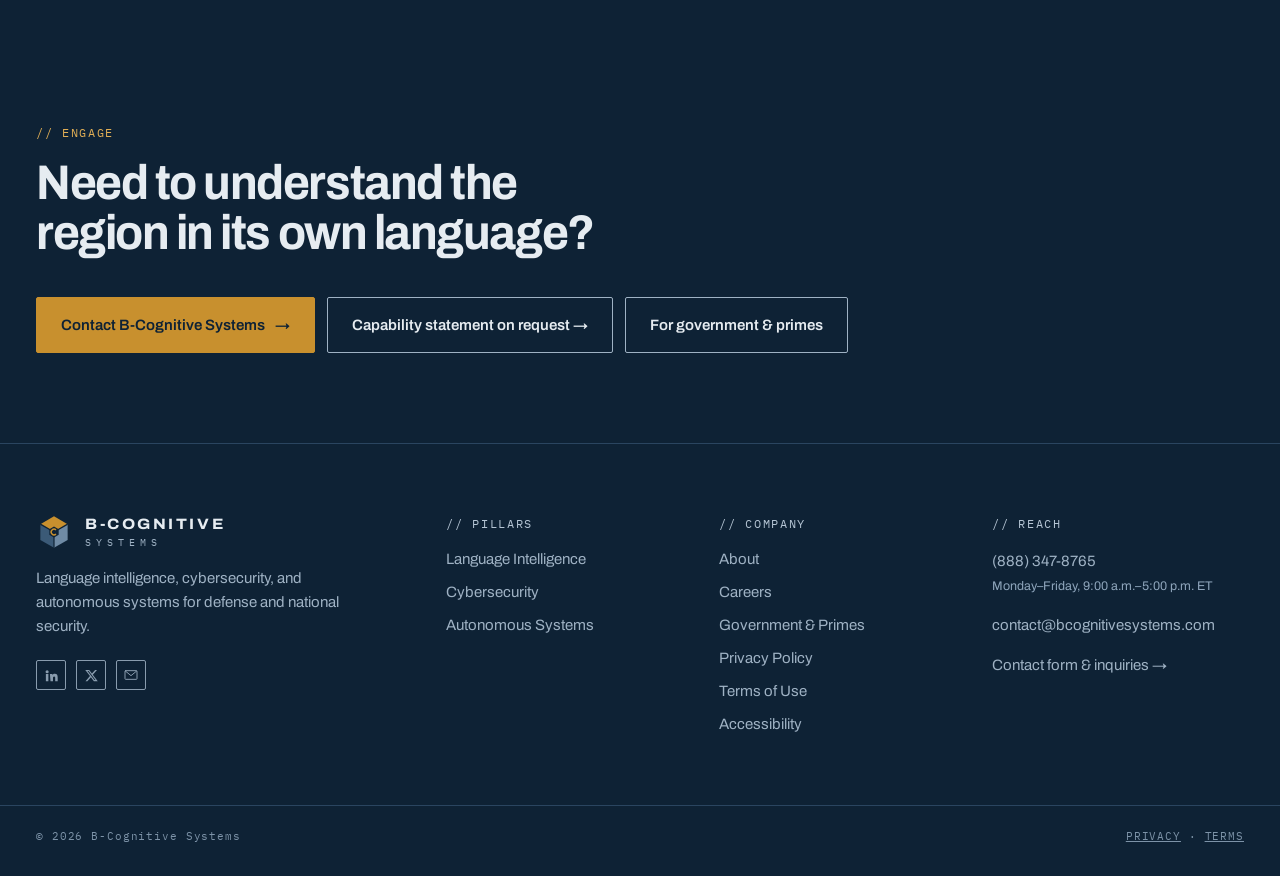
<file: language-intelligence.html>
<!DOCTYPE html>
<html lang="en">
<head>
<meta charset="utf-8">
<meta name="viewport" content="width=device-width, initial-scale=1">
<title>Language Intelligence — B-Cognitive Systems</title>
<meta name="description" content="Pillar I: language OSINT, technical DOCEX, cultural and pol-mil advising, and IO support on Iran, Afghanistan, Pakistan, and Central Asia.">
<meta property="og:title" content="Language Intelligence — B-Cognitive Systems">
<meta property="og:description" content="Pillar I: language OSINT, technical DOCEX, cultural and pol-mil advising, and IO support on Iran, Afghanistan, Pakistan, and Central Asia.">
<meta name="theme-color" content="#EEF1F4">
<meta property="og:type" content="website">
<meta property="og:site_name" content="B-Cognitive Systems">
<meta property="og:url" content="https://bcognitivesystems.com/language-intelligence">
<meta property="og:image" content="https://bcognitivesystems.com/assets/og-image.png">
<meta property="og:image:width" content="1200">
<meta property="og:image:height" content="630">
<meta name="twitter:card" content="summary_large_image">
<meta name="twitter:image" content="https://bcognitivesystems.com/assets/og-image.png">
<link rel="canonical" href="https://bcognitivesystems.com/language-intelligence">
<link rel="apple-touch-icon" href="assets/apple-touch-icon.png">
<link rel="preconnect" href="https://fonts.googleapis.com">
<link rel="preconnect" href="https://fonts.gstatic.com" crossorigin>
<link href="https://fonts.googleapis.com/css2?family=Archivo:wdth,wght@75..115,400..800&family=IBM+Plex+Mono:wght@400;500&family=Noto+Naskh+Arabic:wght@500&display=swap" rel="stylesheet">
<link rel="icon" href="data:image/svg+xml,%3Csvg%20viewBox='0%200%2048%2048'%20xmlns='http://www.w3.org/2000/svg'%3E%3Cpolygon%20points='24.00,3.00%2042.19,13.50%2024.00,24.00%205.81,13.50'%20fill='%23C8902E'/%3E%3Cpolygon%20points='5.81,13.50%2024.00,24.00%2024.00,45.00%205.81,34.50'%20fill='%230E2235'/%3E%3Cpolygon%20points='24.00,24.00%2042.19,13.50%2042.19,34.50%2024.00,45.00'%20fill='%2324405A'/%3E%3Cg%20stroke='%23EEF1F4'%20stroke-width='1.6'%3E%3Cline%20x1='24'%20y1='24'%20x2='5.81'%20y2='13.50'/%3E%3Cline%20x1='24'%20y1='24'%20x2='42.19'%20y2='13.50'/%3E%3Cline%20x1='24'%20y1='24'%20x2='24.00'%20y2='45.00'/%3E%3C/g%3E%3Cpolygon%20points='24.00,16.80%2030.24,20.40%2030.24,27.60%2024.00,31.20%2017.76,27.60%2017.76,20.40'%20fill='%23EEF1F4'/%3E%3Cpath%20d='M26.62%2021.38%20A3.7%203.7%200%201%200%2026.62%2026.62'%20fill='none'%20stroke='%23C8902E'%20stroke-width='2'/%3E%3C/svg%3E">
<link rel="stylesheet" href="styles.css">
</head>
<body>
<a class="skip" href="#main">Skip to content</a>
<div class="topline"><div class="wrap"><span>B-COGNITIVE SYSTEMS</span><span class="hide-sm">LANGUAGE INTELLIGENCE · CYBERSECURITY · AUTONOMOUS SYSTEMS</span></div></div>
<header class="site">
 <div class="wrap bar">
  <a href="/" class="brand" aria-label="B-Cognitive Systems home"><svg viewBox="0 0 48 48" class="emblem" aria-hidden="true"><polygon points="24.00,3.00 42.19,13.50 24.00,24.00 5.81,13.50" fill="#C8902E"/><polygon points="5.81,13.50 24.00,24.00 24.00,45.00 5.81,34.50" fill="#0E2235"/><polygon points="24.00,24.00 42.19,13.50 42.19,34.50 24.00,45.00" fill="#24405A"/><g stroke="#EEF1F4" stroke-width="1.6"><line x1="24" y1="24" x2="5.81" y2="13.50"/><line x1="24" y1="24" x2="42.19" y2="13.50"/><line x1="24" y1="24" x2="24.00" y2="45.00"/></g><polygon points="24.00,16.80 30.24,20.40 30.24,27.60 24.00,31.20 17.76,27.60 17.76,20.40" fill="#EEF1F4"/><path d="M26.62 21.38 A3.7 3.7 0 1 0 26.62 26.62" fill="none" stroke="#C8902E" stroke-width="2"/></svg><span class="wm">B-COGNITIVE<em>SYSTEMS</em></span></a>
  <nav id="site-nav" aria-label="Main"><ul><li><a href="/">Home</a></li><li><a href="/language-intelligence" aria-current="page">Language Intelligence</a></li><li><a href="/cybersecurity">Cybersecurity</a></li><li><a href="/autonomous-systems">Autonomous Systems</a></li><li><a href="/about">About</a></li><li><a href="/careers">Careers</a></li></ul><a href="/contact" class="btn sm">Contact</a></nav>
  <button class="menu" aria-expanded="false" aria-controls="site-nav" aria-label="Open menu"><span></span><span></span></button>
 </div>
</header>
<main id="main">
<section class="phead"><div class="wrap"><p class="tag">PILLAR I // LANGUAGE INTELLIGENCE</p><span class="status on">Available now</span><h1 class="reveal">We read the region in its own languages.</h1><p class="lead reveal">Language intelligence analysis on Iran, Afghanistan, Pakistan, and Central Asia, built on our founder’s sixteen years of language work, including support to US government engagement. Official terms: linguist support, foreign language exploitation (DOMEX/DOCEX), and OSINT.</p></div><div class="wrap-wide gfx-full reveal"><svg viewBox="0 0 1200 560" class="biggfx" role="img" aria-label="Language sources in Farsi, Pashto, Urdu, and Russian flow through language analysis into a sourced assessment"><rect x="20" y="40" width="330" height="100" class="sheet"/><text x="330" y="82" text-anchor="end" class="scr">بیانیه رسمی</text><rect x="90" y="96" width="240" height="6" class="txt"/><rect x="140" y="110" width="190" height="6" class="txt"/><text x="40" y="132" class="lab sm">OFFICIAL STATEMENT · FA</text><path d="M350 90 C 430 90, 440 280, 520 280" class="vector" style="animation-delay:0.0s"/><rect x="20" y="165" width="330" height="100" class="sheet"/><text x="330" y="207" text-anchor="end" class="scr">خبرونه</text><rect x="90" y="221" width="240" height="6" class="txt"/><rect x="140" y="235" width="190" height="6" class="txt"/><text x="40" y="257" class="lab sm">NEWS · PS</text><path d="M350 215 C 430 215, 440 280, 520 280" class="vector" style="animation-delay:0.25s"/><rect x="20" y="290" width="330" height="100" class="sheet"/><text x="330" y="332" text-anchor="end" class="scr">اخبار</text><rect x="90" y="346" width="240" height="6" class="txt"/><rect x="140" y="360" width="190" height="6" class="txt"/><text x="40" y="382" class="lab sm">PRESS · UR</text><path d="M350 340 C 430 340, 440 280, 520 280" class="vector" style="animation-delay:0.5s"/><rect x="20" y="415" width="330" height="100" class="sheet"/><text x="40" y="457" text-anchor="start" class="scr">Заявление</text><rect x="40" y="471" width="240" height="6" class="txt"/><rect x="40" y="485" width="190" height="6" class="txt"/><text x="40" y="507" class="lab sm">STATEMENT · RU</text><path d="M350 465 C 430 465, 440 280, 520 280" class="vector" style="animation-delay:0.75s"/><polygon points="676.21,324.00 600.00,368.00 523.79,324.00 523.79,236.00 600.00,192.00 676.21,236.00" class="core"/><g transform="translate(560,236) scale(1.67)"><polygon points="24.00,3.00 42.19,13.50 24.00,24.00 5.81,13.50" fill="#C8902E"/><polygon points="5.81,13.50 24.00,24.00 24.00,45.00 5.81,34.50" fill="#3B5A77"/><polygon points="24.00,24.00 42.19,13.50 42.19,34.50 24.00,45.00" fill="#6F8BA5"/><g stroke="#0E2235" stroke-width="1.6"><line x1="24" y1="24" x2="5.81" y2="13.50"/><line x1="24" y1="24" x2="42.19" y2="13.50"/><line x1="24" y1="24" x2="24.00" y2="45.00"/></g><polygon points="24.00,16.80 30.24,20.40 30.24,27.60 24.00,31.20 17.76,27.60 17.76,20.40" fill="#0E2235"/><path d="M26.62 21.38 A3.7 3.7 0 1 0 26.62 26.62" fill="none" stroke="#C8902E" stroke-width="2"/></g><text x="600" y="400" text-anchor="middle" class="tele">NATIVE-LANGUAGE ANALYSIS</text><text x="600" y="420" text-anchor="middle" class="lab sm">MEANING · INTENT · CONTEXT</text><path d="M688 280 L800 280" class="vector"/><polygon points="800,272 814,280 800,288" fill="#C8902E"/><rect x="820" y="60" width="360" height="440" class="panel-l"/><text x="845" y="98" class="tele">ASSESSMENT</text><text x="845" y="120" class="lab" style="font-size:10px;letter-spacing:.08em">DELIVERED IN ENGLISH</text><text x="845" y="484" class="lab" style="fill:#A8741C;font-size:9px;letter-spacing:.06em">ILLUSTRATIVE EXAMPLE · NOT REAL INTELLIGENCE</text><text x="845" y="165" class="lab">KEY JUDGMENTS</text><rect x="845" y="180" width="300" height="8" class="txt"/><rect x="845" y="202" width="260" height="8" class="txt"/><rect x="845" y="224" width="280" height="8" class="txt"/><text x="845" y="275" class="lab">CONFIDENCE</text><rect x="845" y="288" width="300" height="14" class="txt"/><rect x="845" y="288" width="190" height="14" class="bar-h"/><text x="845" y="322" class="lab sm">MODERATE</text><text x="845" y="365" class="lab">SOURCES</text><text x="845" y="390" class="lab sm">✓ ORIGINAL LANGUAGE CITED</text><text x="845" y="414" class="lab sm">✓ DIALECT & TONE ASSESSED</text><text x="845" y="438" class="lab sm">✓ CULTURAL CONTEXT NOTED</text></svg></div></section>
<section class="soft">
 <div class="wrap">
  <div class="shead"><p class="tag">01 // CAPABILITIES</p><h2 class="reveal">What we offer now.</h2></div>
  <div class="capgrid">
   <article class="capc reveal"><div class="capc-top"><svg viewBox="0 0 24 24" class="ico" aria-hidden="true" fill="none" stroke="currentColor" stroke-width="1.5" stroke-linecap="round" stroke-linejoin="round"><circle cx="12" cy="12" r="2"/><path d="M12 4a8 8 0 0 1 8 8M12 7.5a4.5 4.5 0 0 1 4.5 4.5"/><circle cx="12" cy="12" r="9.5" stroke-dasharray="2 3"/></svg></div><h3>OSINT analysis</h3><p>Language open-source intelligence on Iran, its proxies, and armed groups across Af-Pak and Central Asia, delivered as sourced assessments.</p></article>
   <article class="capc reveal"><div class="capc-top"><svg viewBox="0 0 24 24" class="ico" aria-hidden="true" fill="none" stroke="currentColor" stroke-width="1.5" stroke-linecap="round" stroke-linejoin="round"><path d="M6 2.5h8l4 4v9"/><path d="M14 2.5v4h4"/><path d="M6 2.5v19h7"/><circle cx="16.5" cy="17.5" r="3"/><path d="M18.7 19.7l2.3 2.3M8.5 9h6M8.5 12h4"/></svg></div><h3>Technical DOCEX</h3><p>Triage, gisting, and exploitation of foreign-language documents and media, including technical, military, and scientific material.</p></article>
   <article class="capc reveal"><div class="capc-top"><svg viewBox="0 0 24 24" class="ico" aria-hidden="true" fill="none" stroke="currentColor" stroke-width="1.5" stroke-linecap="round" stroke-linejoin="round"><path d="M12 2.5l7.8 4.5v9L12 20.5 4.2 16V7z"/><path d="M12 7v10M7.5 9.5l9 5M16.5 9.5l-9 5"/></svg></div><h3>Cultural &amp; pol-mil advising</h3><p>Context on people, power, tribes, and factions, and how actions will be received.</p></article>
   <article class="capc reveal"><div class="capc-top"><svg viewBox="0 0 24 24" class="ico" aria-hidden="true" fill="none" stroke="currentColor" stroke-width="1.5" stroke-linecap="round" stroke-linejoin="round"><circle cx="12" cy="12" r="1.8"/><path d="M8 8a5.7 5.7 0 0 0 0 8M16 8a5.7 5.7 0 0 1 0 8M5.2 5.2a9.6 9.6 0 0 0 0 13.6M18.8 5.2a9.6 9.6 0 0 1 0 13.6"/></svg></div><h3>IO &amp; STRATCOM analysis</h3><p>How adversaries, proxies, and extremist groups shape narratives across Farsi, Pashto, Urdu, Punjabi, and Sindhi media.</p></article>
   <article class="capc reveal"><div class="capc-top"><svg viewBox="0 0 24 24" class="ico" aria-hidden="true" fill="none" stroke="currentColor" stroke-width="1.5" stroke-linecap="round" stroke-linejoin="round"><path d="M12 2.5l8 3v6c0 5-3.5 8.5-8 10-4.5-1.5-8-5-8-10v-6z"/><path d="M8.5 12l2.5 2.5 4.5-5"/></svg></div><h3>Doctrine &amp; policy interpretation</h3><p>How Iran&rsquo;s nuclear weapons program and missile and drone doctrine translate into political action.</p></article>
   <article class="capc reveal"><div class="capc-top"><svg viewBox="0 0 24 24" class="ico" aria-hidden="true" fill="none" stroke="currentColor" stroke-width="1.5" stroke-linecap="round" stroke-linejoin="round"><circle cx="5" cy="6" r="1.6"/><circle cx="5" cy="18" r="1.6"/><circle cx="12" cy="12" r="1.6"/><circle cx="19" cy="6" r="1.6"/><circle cx="19" cy="18" r="1.6"/><path d="M6.4 6.8l4.2 4.4M6.4 17.2l4.2-4.4M13.4 11.2l4.2-4.4M13.4 12.8l4.2 4.4"/></svg><span class="status mid">In development</span></div><h3>AI language data &amp; evaluation</h3><p>Expert data and evaluation for AI systems in low-resource regional languages and dialects.</p></article>
  </div>
 </div>
</section>
<section>
 <div class="wrap"><div class="shead"><p class="tag">02 // AREAS OF EXPERTISE</p><h2 class="reveal">Subject-matter depth, linked to delivery.</h2></div><div class="expert">
 <article class="reveal feat"><svg viewBox="0 0 24 24" class="ico lg" aria-hidden="true" fill="none" stroke="currentColor" stroke-width="1.5" stroke-linecap="round" stroke-linejoin="round"><path d="M5 21V4M5 4h11l-2 4 2 4H5"/></svg><span class="tag">CORE SPECIALIZATION</span><h3>Af-Pak &amp; regional armed groups</h3><p>The Af-Pak region and the armed groups active across Afghanistan, Pakistan, and Central Asia: their messaging, recruitment, networks, and narratives in Pashto, Dari, Urdu, Punjabi, and Sindhi.</p></article>
 <article class="reveal"><svg viewBox="0 0 24 24" class="ico lg" aria-hidden="true" fill="none" stroke="currentColor" stroke-width="1.5" stroke-linecap="round" stroke-linejoin="round"><circle cx="12" cy="12" r="1.8"/><ellipse cx="12" cy="12" rx="10" ry="4"/><ellipse cx="12" cy="12" rx="10" ry="4" transform="rotate(60 12 12)"/><ellipse cx="12" cy="12" rx="10" ry="4" transform="rotate(120 12 12)"/></svg><h3>Iran&rsquo;s nuclear weapons program</h3><p>Original-language analysis of statements, policy signals, and reporting on Iran&rsquo;s nuclear trajectory.</p></article>
 <article class="reveal"><svg viewBox="0 0 24 24" class="ico lg" aria-hidden="true" fill="none" stroke="currentColor" stroke-width="1.5" stroke-linecap="round" stroke-linejoin="round"><path d="M14.5 3.5c3 0 6 0 6 0s0 3 0 6l-9 9-6-6z"/><path d="M5.5 12.5l-3 1 3 3M11.5 18.5l-1 3-3-3M15 9l-3 3"/></svg><h3>Missile &amp; drone capability</h3><p>Iran&rsquo;s ballistic missile and drone capability: development, doctrine, and transfer to proxies, read in the language it is discussed in.</p></article>
 <article class="reveal"><svg viewBox="0 0 24 24" class="ico lg" aria-hidden="true" fill="none" stroke="currentColor" stroke-width="1.5" stroke-linecap="round" stroke-linejoin="round"><circle cx="5" cy="6" r="1.6"/><circle cx="5" cy="18" r="1.6"/><circle cx="12" cy="12" r="1.6"/><circle cx="19" cy="6" r="1.6"/><circle cx="19" cy="18" r="1.6"/><path d="M6.4 6.8l4.2 4.4M6.4 17.2l4.2-4.4M13.4 11.2l4.2-4.4M13.4 12.8l4.2 4.4"/></svg><h3>Active proxies</h3><p>Iran&rsquo;s regional proxy network: messaging, relationships, and how Tehran&rsquo;s intent travels through it.</p></article>
</div><div style="margin-top:56px"><div class="mapping">
 <div class="mrow mhead"><span>EXPERTISE</span><span>HOW IT POWERS OUR CAPABILITIES</span></div>
  <div class="mrow reveal"><b>Af-Pak &amp; regional armed groups</b><span>Language insight into the groups shaping security across Afghanistan, Pakistan, and Central Asia.</span></div>
 <div class="mrow reveal"><b>Iran&rsquo;s nuclear weapons program, missile &amp; drone capability</b><span>Early, original-language understanding of Iran&rsquo;s strategic intentions.</span></div>
 <div class="mrow reveal"><b>Iran&rsquo;s active proxies</b><span>Clarity on how Tehran&rsquo;s intent travels through its regional network.</span></div>
 <div class="mrow reveal"><b>Central Asia</b><span>A multilingual regional picture where Persian, Turkic, and Russian worlds meet.</span></div>
</div></div></div>
</section>
<section class="navy">
 <div class="wrap"><div class="shead"><p class="tag gold">03 // AREA OF FOCUS</p><h2 class="reveal">Southwest and Central Asia.</h2></div></div>
 <div class="mapband"><div class="mapinner"><svg class="theater" viewBox="0 0 1200 700" role="img" aria-label="Map of Southwest and Central Asia showing Tehran, Kabul, Islamabad, Lahore, Karachi, Dushanbe, and Tashkent" preserveAspectRatio="xMidYMid meet"><defs><clipPath id="mclip"><rect width="1200" height="700"/></clipPath></defs><g clip-path="url(#mclip)"><rect width="1200" height="700" class="sea"/><path d="M790.7,109.4 L792.9,108.4 L795.2,109.4 L797.1,110.6 L797.5,111.9 L792.7,114.4 L789.9,115.6 L788.6,115.8 L787.3,118.9 L785.5,119.4 L783.1,120.3 L781.5,121.6 L778.9,124.7 L772.3,129.2 L772.9,130.9 L774.9,131.4 L777.8,132.7 L779.3,133.8 L783.5,132.4 L785.6,134.1 L786.8,138.2 L788.7,139.3 L791.1,140.1 L792.6,140.4 L794.6,141.4 L797.4,141.7 L799.2,141.4 L801.5,142.2 L802.1,135.9 L804.0,136.9 L806.0,136.1 L806.9,133.1 L806.5,131.2 L807.9,130.0 L808.8,132.6 L810.2,133.3 L811.8,135.3 L812.6,136.8 L813.1,140.2 L815.0,140.4 L817.3,141.0 L818.7,140.4 L819.9,140.8 L820.4,142.4 L820.3,143.9 L820.5,145.1 L823.1,144.7 L824.7,144.6 L826.3,145.3 L828.2,146.3 L830.9,149.2 L835.9,149.8 L838.3,150.4 L839.7,149.9 L843.2,150.9 L842.7,152.1 L834.6,156.0 L833.9,157.2 L832.3,158.8 L830.5,159.7 L825.7,158.1 L824.9,159.9 L825.7,161.5 L824.6,163.3 L822.1,162.6 L820.6,161.7 L819.2,162.2 L816.3,165.1 L815.3,166.5 L813.6,168.0 L812.3,168.2 L810.5,169.5 L808.6,170.5 L807.6,168.9 L806.0,168.9 L804.5,168.9 L803.0,168.0 L801.0,167.0 L799.3,166.6 L794.3,167.1 L791.8,167.6 L789.6,168.2 L783.7,169.1 L782.5,168.8 L781.6,167.2 L780.8,165.5 L779.3,164.9 L777.5,164.5 L776.8,163.0 L777.2,161.8 L781.2,158.6 L784.8,155.7 L786.0,153.9 L783.3,152.3 L783.7,150.5 L781.8,148.4 L778.6,145.1 L776.9,145.0 L775.6,148.2 L771.3,151.1 L768.1,152.5 L762.6,155.1 L761.1,155.8 L759.1,155.2 L755.9,152.6 L753.9,151.8 L752.6,152.6 L751.4,153.9 L751.5,156.5 L750.2,157.8 L748.9,158.5 L751.3,165.4 L749.3,166.6 L750.6,169.2 L746.7,168.9 L742.9,168.5 L735.6,169.7 L735.4,171.3 L738.8,171.3 L742.3,171.0 L743.3,172.4 L741.8,173.0 L739.3,173.5 L739.8,176.2 L740.9,177.7 L739.2,177.6 L738.2,179.2 L736.5,179.5 L734.7,182.5 L734.1,185.6 L732.2,187.8 L729.6,188.7 L727.2,188.5 L725.9,188.2 L721.9,187.7 L717.8,186.9 L713.2,186.0 L709.0,187.9 L707.8,189.0 L706.2,190.6 L704.4,197.1 L705.6,198.4 L710.8,199.8 L712.0,201.0 L712.2,203.9 L714.5,204.7 L717.0,204.7 L719.0,204.4 L721.1,204.6 L722.5,205.3 L723.5,207.4 L721.1,213.8 L721.4,216.2 L722.1,219.5 L723.4,222.1 L726.0,224.7 L728.0,226.4 L728.5,228.4 L728.2,229.9 L727.1,232.4 L725.7,234.5 L724.2,235.4 L722.1,238.1 L720.2,241.5 L716.7,245.8 L715.6,248.3 L715.1,255.4 L714.2,257.5 L712.8,255.9 L710.6,256.0 L709.1,255.6 L706.6,255.0 L703.7,256.4 L700.7,255.7 L697.7,252.7 L691.9,251.7 L684.6,252.3 L684.2,249.1 L684.3,245.0 L684.6,239.6 L687.1,235.3 L686.5,233.7 L681.4,231.9 L680.1,231.2 L678.3,229.9 L676.2,228.5 L674.3,227.5 L671.3,226.2 L668.6,225.5 L666.9,226.0 L665.5,226.8 L664.1,226.8 L662.7,226.4 L657.6,223.2 L649.8,217.6 L643.7,213.7 L639.8,211.9 L636.8,209.5 L631.4,204.8 L627.9,205.5 L622.9,202.4 L618.3,199.5 L612.2,193.2 L607.0,189.6 L601.4,185.7 L597.7,183.3 L591.6,179.1 L588.7,176.6 L586.6,173.9 L585.0,165.3 L583.1,161.4 L580.5,159.2 L578.3,155.1 L576.4,148.9 L574.9,144.9 L573.7,143.1 L571.2,141.1 L567.5,138.9 L563.9,137.8 L562.6,137.8 L561.3,138.5 L559.9,140.2 L557.8,140.3 L556.3,140.3 L554.9,139.7 L550.4,139.2 L548.8,138.6 L546.1,138.6 L540.4,139.5 L538.9,139.4 L532.8,135.7 L530.2,134.2 L529.6,132.0 L530.5,129.9 L531.3,128.5 L530.9,127.0 L529.8,125.4 L529.8,123.7 L532.2,123.0 L532.6,121.5 L530.6,119.4 L527.1,118.0 L527.4,116.1 L527.5,114.7 L527.6,112.8 L528.2,111.1 L526.4,109.8 L524.6,108.1 L522.3,107.9 L514.9,107.9 L512.5,107.3 L510.6,106.3 L508.8,102.6 L506.9,101.4 L504.8,101.3 L502.3,100.9 L501.0,100.3 L497.5,96.9 L494.1,93.9 L492.7,96.8 L491.5,97.3 L488.5,97.1 L486.3,96.6 L485.0,97.2 L483.7,98.3 L484.9,99.9 L487.0,101.3 L490.1,104.8 L491.5,106.7 L490.9,108.2 L489.6,108.1 L488.9,106.5 L487.8,105.0 L485.6,103.6 L483.9,103.2 L481.8,102.5 L479.6,103.3 L478.1,106.9 L476.5,109.9 L475.6,111.2 L472.4,111.9 L465.2,112.1 L462.9,113.1 L461.5,114.2 L458.7,117.9 L456.8,119.2 L455.2,120.8 L455.6,126.3 L456.5,132.7 L457.8,134.4 L458.3,136.2 L456.5,138.1 L455.2,138.1 L452.7,137.8 L450.6,137.4 L443.5,137.1 L437.8,136.8 L431.5,136.4 L431.5,129.7 L431.5,123.1 L431.5,116.4 L431.4,109.6 L431.4,103.0 L431.4,96.3 L431.4,89.6 L431.4,82.9 L431.4,76.2 L431.4,69.5 L431.4,62.8 L431.4,56.1 L431.4,49.4 L431.4,42.7 L431.4,36.0 L431.4,29.3 L434.4,28.5 L438.2,27.5 L441.9,26.4 L446.1,25.2 L451.0,23.9 L455.2,22.7 L460.1,21.4 L463.9,20.3 L467.4,19.3 L472.0,18.1 L479.1,16.3 L483.0,15.4 L487.0,14.3 L490.8,13.3 L493.4,13.0 L496.0,14.3 L499.4,16.3 L502.7,18.2 L506.0,20.1 L509.3,22.0 L512.6,24.0 L516.0,25.9 L519.3,27.8 L522.6,29.7 L525.9,31.6 L529.2,33.5 L532.5,35.5 L535.9,37.4 L539.1,39.3 L542.4,41.2 L545.8,43.2 L549.1,45.1 L552.2,46.9 L553.6,48.2 L554.4,51.1 L555.8,53.4 L558.5,55.9 L561.3,58.5 L564.6,61.9 L567.0,64.3 L569.4,66.7 L573.3,70.6 L575.8,73.1 L577.8,73.2 L581.7,72.6 L587.0,71.9 L591.2,71.2 L596.3,70.4 L601.2,69.7 L605.0,69.2 L610.7,69.6 L616.3,70.0 L620.4,70.3 L624.3,70.6 L629.0,71.0 L631.6,71.2 L634.6,71.4 L635.9,70.9 L638.5,69.6 L640.9,68.5 L643.5,67.3 L645.8,66.6 L648.1,68.6 L650.0,70.7 L652.1,73.1 L654.5,75.3 L656.8,76.7 L659.9,78.4 L661.7,81.5 L664.1,85.6 L665.6,88.3 L667.3,91.1 L669.6,90.0 L672.1,88.8 L674.4,87.8 L674.1,91.2 L673.8,94.3 L673.5,99.0 L673.2,102.9 L672.4,107.5 L672.3,111.0 L672.3,114.1 L672.2,116.5 L676.6,116.6 L679.9,116.7 L684.0,116.8 L684.4,119.9 L684.9,124.2 L685.8,128.1 L686.5,131.4 L687.5,135.7 L688.0,137.9 L689.1,140.6 L691.6,141.7 L696.9,141.4 L701.4,141.1 L704.9,140.9 L708.7,140.7 L713.7,140.4 L715.3,141.0 L716.8,140.6 L718.4,140.1 L719.8,142.0 L721.5,144.1 L722.7,145.0 L722.1,147.0 L721.4,149.9 L721.1,151.4 L722.7,153.0 L723.9,153.9 L727.0,155.9 L729.9,156.9 L731.9,157.2 L733.7,156.8 L734.2,154.2 L733.4,152.7 L733.5,150.8 L734.0,149.4 L735.9,147.0 L737.7,144.6 L740.5,142.2 L743.7,139.9 L745.0,138.1 L745.6,135.2 L747.7,133.4 L750.0,132.4 L752.8,131.5 L753.6,130.0 L757.6,127.5 L759.9,126.2 L762.9,125.5 L767.1,123.9 L770.3,121.9 L773.4,118.2 L775.9,115.9 L778.0,114.4 L779.8,114.3 L781.0,115.5 L782.7,115.1 L783.9,113.5 L785.1,111.8 L786.3,111.0 L788.7,110.6 L790.7,109.4Z M783.7,147.7 L782.9,145.8 L781.2,145.4 L783.0,147.8Z M797.0,178.1 L795.8,178.4 L793.5,178.3 L792.3,178.0 L793.1,175.7 L791.3,173.9 L791.1,172.4 L791.4,171.1 L793.9,172.7 L795.2,173.3 L797.5,173.6 L796.3,175.6 L797.1,177.7Z M810.7,176.5 L810.1,177.7 L808.0,176.6 L809.7,175.6 L811.0,175.2 L810.7,176.5Z" class="land-f"/><path d="M439.2,593.5 L440.7,595.9 L440.9,612.0 L440.5,613.3 L439.5,614.5 L438.4,616.4 L436.9,617.3 L435.7,618.5 L434.5,619.8 L432.2,618.4 L431.3,616.6 L432.4,615.2 L432.0,613.8 L430.0,613.3 L427.8,615.1 L427.1,616.3 L427.0,618.9 L427.3,621.7 L427.3,623.1 L426.7,624.8 L426.5,627.4 L426.9,629.3 L427.3,631.5 L426.2,634.6 L430.3,635.4 L431.2,637.5 L431.8,639.0 L429.4,640.5 L426.7,641.2 L424.8,641.0 L421.1,641.9 L419.2,643.4 L420.4,645.0 L420.8,647.0 L420.2,649.7 L419.2,652.4 L417.9,655.7 L416.5,659.5 L414.5,665.3 L412.8,669.8 L412.7,673.1 L412.7,675.2 L412.5,679.5 L410.8,681.8 L408.6,681.6 L406.2,681.2 L403.3,680.8 L399.7,680.3 L395.3,679.6 L390.4,678.9 L385.4,678.1 L380.0,677.3 L374.6,676.5 L369.5,675.8 L364.6,675.1 L360.3,674.4 L356.6,673.9 L353.8,673.4 L352.0,673.2 L349.3,672.8 L348.2,671.2 L346.9,669.3 L345.6,667.4 L344.3,665.5 L342.9,663.6 L341.6,661.6 L340.3,659.8 L339.0,657.8 L337.7,655.9 L336.4,654.0 L335.1,652.1 L333.7,650.2 L332.4,648.3 L331.1,646.4 L329.7,644.5 L328.4,642.6 L327.1,640.6 L326.3,639.4 L325.7,637.9 L325.6,634.1 L326.5,631.8 L328.0,634.3 L329.6,634.0 L331.0,639.5 L332.2,641.3 L333.8,642.1 L338.9,642.5 L342.0,641.8 L348.3,638.4 L351.6,637.1 L360.6,637.4 L367.9,638.8 L379.2,639.6 L381.5,639.4 L387.5,636.7 L391.3,634.2 L393.6,633.5 L395.0,631.2 L396.0,628.2 L396.8,626.2 L399.0,623.6 L399.8,620.8 L401.9,618.0 L410.3,611.3 L415.2,605.6 L415.7,603.8 L418.4,601.0 L420.5,598.0 L430.6,589.3 L432.6,585.8 L433.8,581.8 L436.0,581.9 L436.2,584.9 L435.7,587.8 L435.6,590.8 L435.5,592.4 L436.4,593.7 L438.0,594.2 L439.2,593.5Z M438.7,605.6 L438.9,604.4 L437.6,603.6 L437.0,606.3 L438.7,605.6Z M368.0,634.1 L366.2,634.3 L364.6,633.2 L368.0,631.7 L369.9,629.7 L369.8,632.7 L368.0,634.1Z M350.8,633.2 L350.0,631.9 L351.1,630.7 L351.7,632.0 L350.8,633.2Z M382.2,636.5 L379.8,637.2 L377.1,637.4 L375.2,636.7 L376.5,635.5 L380.0,634.1 L381.5,635.4Z M395.2,628.7 L392.6,628.7 L393.1,627.0 L395.2,628.7Z" class="land"/><path d="M362.6,209.9 L362.4,211.3 L361.1,207.2 L360.5,202.6 L361.2,201.3 L361.3,203.1 L362.6,209.9Z M431.5,136.4 L437.8,136.8 L443.5,137.1 L450.6,137.4 L452.7,137.8 L455.2,138.1 L456.5,138.1 L457.6,136.9 L458.9,135.6 L456.5,132.7 L455.6,126.3 L455.2,120.8 L456.8,119.2 L458.7,117.9 L461.5,114.2 L462.9,113.1 L465.2,112.1 L472.4,111.9 L475.6,111.2 L476.5,109.9 L478.1,106.9 L478.7,104.4 L480.7,102.4 L483.9,103.2 L485.6,103.6 L486.8,104.2 L488.9,106.5 L489.6,108.1 L490.9,108.2 L491.5,106.7 L490.1,104.8 L487.0,101.3 L484.9,99.9 L483.7,98.3 L485.0,97.2 L486.3,96.6 L488.5,97.1 L491.5,97.3 L492.7,96.8 L494.1,93.9 L497.5,96.9 L501.0,100.3 L502.3,100.9 L504.8,101.3 L506.9,101.4 L508.8,102.6 L510.6,106.3 L512.5,107.3 L514.9,107.9 L522.3,107.9 L524.6,108.1 L526.4,109.8 L527.7,110.5 L528.0,111.9 L527.5,114.7 L527.4,116.1 L526.6,117.4 L530.6,119.4 L531.7,120.8 L532.8,122.4 L530.6,122.7 L529.8,125.4 L530.9,127.0 L531.3,128.5 L530.5,129.9 L529.6,132.0 L529.6,133.4 L532.8,135.7 L538.9,139.4 L540.4,139.5 L546.1,138.6 L548.8,138.6 L550.4,139.2 L554.9,139.7 L556.3,140.3 L557.8,140.3 L559.9,140.2 L561.3,138.5 L562.6,137.8 L563.9,137.8 L567.5,138.9 L571.2,141.1 L573.7,143.1 L574.9,144.9 L576.4,148.9 L578.3,155.1 L580.5,159.2 L583.1,161.4 L585.0,165.3 L586.6,173.9 L587.6,175.7 L591.6,179.1 L597.7,183.3 L601.4,185.7 L607.0,189.6 L612.2,193.2 L617.3,198.7 L622.9,202.4 L627.9,205.5 L631.4,204.8 L636.8,209.5 L638.9,211.3 L643.7,213.7 L649.8,217.6 L657.6,223.2 L662.7,226.4 L664.1,226.8 L665.5,226.8 L666.9,226.0 L668.6,225.5 L671.3,226.2 L674.3,227.5 L676.2,228.5 L678.3,229.9 L680.1,231.2 L681.4,231.9 L685.8,233.0 L687.1,234.5 L684.6,239.6 L684.3,245.0 L684.2,249.1 L684.6,252.3 L683.3,252.4 L680.4,251.8 L674.6,250.4 L669.6,247.7 L666.3,245.9 L664.4,247.4 L663.4,248.9 L662.6,251.8 L661.3,255.2 L655.3,255.3 L650.2,255.6 L646.8,256.9 L643.6,258.6 L642.7,260.8 L642.0,263.5 L640.1,269.8 L638.4,275.5 L637.6,279.2 L636.3,281.7 L632.6,285.1 L628.4,287.3 L626.2,288.4 L625.2,289.7 L625.0,291.0 L622.5,291.1 L620.7,291.3 L616.7,292.6 L612.4,294.2 L607.2,295.8 L604.3,295.8 L603.1,296.2 L603.1,298.4 L604.0,301.0 L602.8,302.2 L602.0,304.3 L601.4,307.8 L599.5,308.9 L596.6,310.7 L593.3,312.9 L590.6,314.0 L588.8,313.8 L587.1,313.5 L585.3,314.1 L583.4,315.9 L582.1,313.5 L578.1,309.7 L575.6,307.9 L572.2,308.3 L569.3,308.6 L566.9,308.2 L565.1,307.5 L562.1,304.9 L561.1,303.5 L558.3,302.8 L557.6,300.3 L558.2,298.6 L558.1,295.5 L556.9,293.3 L555.6,292.3 L556.4,290.1 L557.1,288.8 L557.1,286.1 L556.2,283.2 L555.8,279.1 L556.1,275.0 L554.9,272.9 L545.0,272.9 L536.2,273.1 L532.3,267.5 L529.5,263.6 L526.8,261.3 L520.5,258.4 L517.5,257.3 L515.0,255.1 L512.8,252.8 L512.3,249.5 L511.2,247.6 L509.8,247.3 L502.5,243.6 L499.6,242.5 L496.8,243.4 L495.6,243.5 L493.2,242.4 L490.4,243.9 L487.7,243.6 L486.3,243.1 L482.6,239.7 L479.5,238.3 L477.3,237.4 L473.0,236.1 L468.5,235.4 L466.1,234.9 L464.5,234.1 L464.1,232.4 L464.0,230.8 L463.4,229.5 L462.2,228.1 L460.6,227.0 L457.9,227.2 L453.8,227.1 L450.6,226.0 L448.1,225.8 L445.1,226.0 L442.5,226.0 L440.8,226.9 L439.1,230.5 L437.5,231.2 L436.1,231.1 L433.2,231.1 L428.2,230.5 L421.9,230.4 L417.1,231.9 L413.4,233.9 L409.8,236.2 L405.6,239.8 L404.4,241.4 L401.9,247.9 L399.3,249.5 L397.9,249.6 L395.0,250.6 L391.2,252.2 L388.6,252.8 L382.0,252.5 L381.6,250.4 L380.3,243.0 L379.7,235.5 L379.8,232.0 L380.5,225.0 L380.4,221.5 L380.2,218.3 L380.4,215.2 L380.9,211.7 L381.3,208.1 L380.9,205.6 L379.6,203.7 L377.4,201.2 L377.1,199.7 L376.9,198.0 L374.8,197.9 L372.9,196.2 L371.4,195.3 L368.1,194.2 L366.4,194.2 L364.9,194.9 L363.8,196.4 L363.0,194.0 L363.0,191.6 L365.7,186.4 L367.3,187.9 L369.4,188.5 L372.0,188.6 L374.5,188.2 L373.9,186.4 L371.4,184.7 L370.8,182.3 L371.0,179.9 L371.7,177.6 L369.7,176.2 L366.9,176.2 L363.3,175.6 L359.7,175.4 L358.8,178.0 L360.8,181.6 L359.2,179.9 L357.5,177.5 L355.3,173.4 L353.9,168.6 L353.6,163.4 L354.9,159.1 L356.4,155.0 L357.4,149.8 L358.7,144.7 L360.0,147.0 L361.4,149.0 L363.5,151.0 L368.0,152.2 L370.1,151.9 L372.5,150.8 L374.7,151.1 L376.6,153.2 L378.4,155.6 L380.9,156.1 L386.1,154.4 L388.6,154.0 L390.8,154.8 L393.0,154.8 L392.1,152.7 L391.7,150.6 L393.0,149.6 L397.1,150.8 L399.8,149.9 L401.1,149.0 L401.3,147.3 L401.2,145.4 L400.9,143.8 L400.1,142.3 L398.2,140.2 L390.8,135.2 L388.4,133.2 L386.3,130.7 L384.9,127.1 L383.9,123.3 L382.9,120.5 L380.3,114.0 L378.1,112.9 L375.0,112.7 L371.9,113.2 L366.9,114.3 L363.9,113.9 L362.6,114.6 L359.3,117.4 L357.7,119.7 L355.5,125.1 L357.2,126.8 L355.9,135.9 L356.7,139.7 L353.9,135.2 L350.6,130.4 L347.9,123.1 L352.7,118.3 L356.9,114.9 L360.3,112.9 L366.0,110.6 L372.0,109.1 L376.5,108.0 L382.2,107.1 L384.1,106.9 L386.9,106.9 L389.2,107.8 L390.5,108.5 L395.4,111.4 L400.3,114.4 L404.5,117.7 L405.7,119.0 L406.3,120.6 L406.9,122.2 L410.4,127.2 L411.9,129.5 L414.0,132.5 L415.7,133.9 L417.3,135.7 L418.4,137.2 L419.7,137.9 L421.1,138.2 L424.3,137.7 L428.1,136.8 L430.5,136.4Z" class="land"/><path d="M-288.7,171.0 L-294.3,171.9 L-295.9,171.1 L-294.2,169.3 L-291.0,168.2 L-288.6,169.8 L-288.7,171.0Z M84.2,130.7 L85.8,131.3 L88.8,132.1 L90.7,133.0 L94.2,131.4 L97.9,131.4 L101.1,131.7 L102.7,132.0 L104.7,132.6 L107.2,133.0 L109.6,129.5 L112.4,128.7 L114.1,128.9 L115.7,131.5 L117.8,132.2 L121.4,135.6 L123.6,136.9 L123.4,138.1 L124.9,140.0 L126.7,140.4 L128.7,140.3 L130.4,141.3 L130.6,142.7 L130.9,144.0 L132.5,145.7 L134.2,146.7 L136.7,151.8 L137.4,154.0 L137.1,156.1 L136.0,158.2 L133.7,160.9 L134.8,163.5 L136.3,168.0 L137.0,170.1 L139.0,172.9 L142.6,174.3 L144.1,174.6 L148.3,173.9 L150.9,173.8 L153.6,175.1 L157.4,178.3 L161.6,182.4 L162.4,183.7 L163.6,185.2 L161.4,184.3 L158.1,181.7 L156.4,182.9 L154.9,184.7 L153.4,191.9 L152.1,192.6 L149.7,192.6 L147.0,192.4 L145.1,192.7 L144.8,193.9 L145.8,196.6 L145.9,197.8 L148.3,200.0 L148.1,202.5 L147.5,204.3 L148.1,206.1 L149.6,208.2 L150.2,212.9 L150.7,214.6 L151.1,217.1 L150.9,221.1 L151.6,222.4 L153.0,222.5 L154.3,222.9 L153.1,225.9 L152.9,227.2 L152.4,229.1 L150.4,232.2 L149.5,234.3 L149.0,236.0 L152.1,237.1 L153.5,238.3 L157.4,240.8 L157.1,243.3 L157.6,244.7 L157.9,246.1 L157.8,247.7 L157.8,249.8 L161.1,252.1 L163.0,254.0 L162.2,256.2 L162.4,257.9 L160.1,257.4 L158.5,257.4 L155.9,259.3 L153.6,260.8 L151.8,262.2 L149.9,263.0 L148.9,261.0 L149.0,256.6 L148.6,255.2 L146.7,253.7 L144.3,253.3 L142.6,254.6 L140.1,256.0 L136.3,255.9 L133.7,255.6 L132.4,255.4 L127.4,253.3 L124.4,252.4 L122.3,251.8 L118.5,253.0 L116.8,252.7 L114.6,251.7 L111.3,255.2 L107.0,258.8 L104.6,259.3 L103.5,255.8 L102.5,254.4 L100.8,253.8 L97.5,256.5 L93.3,257.9 L89.9,258.8 L84.3,259.9 L80.2,260.4 L78.4,260.5 L74.5,260.0 L71.0,259.3 L67.6,259.4 L65.0,259.7 L58.8,262.2 L48.4,267.6 L40.4,270.1 L36.0,271.2 L32.6,271.8 L26.6,271.8 L21.8,271.4 L18.4,271.5 L16.5,270.8 L13.9,268.7 L10.6,266.5 L9.2,266.0 L7.3,265.6 L4.6,265.4 L-2.2,268.5 L-4.4,269.3 L-6.7,270.0 L-11.4,271.9 L-13.6,272.9 L-16.2,272.8 L-19.5,272.5 L-22.4,272.6 L-24.4,271.2 L-25.4,269.5 L-29.4,268.5 L-32.2,268.3 L-33.7,271.2 L-34.9,276.9 L-35.1,278.3 L-32.6,284.0 L-34.5,285.1 L-36.5,285.2 L-37.9,285.7 L-39.7,291.6 L-42.0,292.5 L-43.2,293.5 L-44.3,296.5 L-48.8,294.3 L-50.5,294.1 L-49.1,291.7 L-50.7,287.0 L-52.5,282.7 L-50.8,279.8 L-47.3,276.4 L-43.5,272.4 L-43.5,270.0 L-43.7,268.1 L-44.8,266.9 L-46.8,265.1 L-50.3,267.0 L-52.8,269.0 L-54.3,269.4 L-56.2,270.5 L-57.0,272.6 L-59.1,274.2 L-62.5,274.9 L-67.7,273.1 L-73.4,270.5 L-76.5,268.4 L-79.1,267.9 L-81.6,268.8 L-88.8,274.0 L-95.5,281.7 L-97.1,283.1 L-103.3,286.3 L-107.5,287.5 L-109.4,287.2 L-117.6,288.7 L-121.7,288.9 L-124.9,290.6 L-131.2,288.7 L-135.0,286.3 L-137.2,283.9 L-140.8,278.5 L-143.5,276.1 L-149.3,273.8 L-159.6,268.3 L-162.3,267.7 L-169.2,266.9 L-176.5,266.4 L-178.1,268.4 L-178.6,276.3 L-179.9,278.5 L-180.4,282.6 L-181.3,283.8 L-182.7,284.6 L-184.9,283.3 L-186.4,282.7 L-190.0,284.4 L-197.1,286.8 L-199.5,287.1 L-207.6,284.1 L-210.6,282.2 L-212.5,280.1 L-213.2,276.5 L-214.4,274.4 L-214.6,273.0 L-215.0,271.5 L-216.7,270.8 L-218.5,272.0 L-220.4,272.0 L-222.7,271.2 L-228.4,268.2 L-232.7,268.0 L-235.3,271.7 L-237.3,272.8 L-239.5,273.2 L-237.9,269.7 L-244.7,270.2 L-248.2,272.0 L-251.0,271.7 L-253.1,270.9 L-250.6,269.5 L-248.8,268.7 L-241.6,268.1 L-239.8,267.4 L-238.0,264.8 L-234.6,262.6 L-236.8,261.6 L-248.0,262.3 L-255.7,261.9 L-257.7,263.2 L-258.0,260.2 L-256.8,258.8 L-255.1,259.0 L-251.2,257.7 L-251.5,255.3 L-254.4,253.5 L-257.0,252.3 L-258.8,251.2 L-259.1,248.2 L-260.4,244.9 L-262.4,243.3 L-258.6,241.3 L-257.9,236.8 L-258.4,233.9 L-260.1,233.7 L-265.3,231.5 L-266.9,231.7 L-268.6,229.3 L-271.6,227.6 L-273.1,228.2 L-275.4,228.6 L-277.7,227.1 L-280.0,226.2 L-279.8,222.5 L-278.0,222.6 L-277.7,220.5 L-279.1,216.9 L-278.9,215.1 L-277.4,214.6 L-275.7,215.0 L-273.9,217.1 L-273.4,219.2 L-273.7,221.1 L-272.6,223.1 L-271.3,221.5 L-269.5,222.0 L-267.3,222.4 L-261.6,221.2 L-264.7,220.3 L-266.2,219.3 L-267.9,217.1 L-268.9,215.1 L-269.7,212.6 L-266.2,210.7 L-263.7,207.5 L-265.9,206.1 L-267.2,206.4 L-268.4,205.3 L-268.6,203.8 L-267.6,202.5 L-267.5,200.8 L-270.8,196.6 L-270.9,194.2 L-268.4,192.0 L-266.1,189.1 L-268.2,187.8 L-276.4,189.0 L-279.6,190.0 L-285.3,190.5 L-285.7,189.0 L-285.6,187.6 L-284.3,185.0 L-284.4,178.7 L-283.6,175.3 L-280.5,174.3 L-276.6,169.2 L-270.3,163.3 L-263.7,163.5 L-261.1,161.8 L-257.2,161.7 L-256.4,162.9 L-252.5,165.7 L-246.5,165.4 L-245.0,164.8 L-243.6,163.9 L-246.4,161.0 L-243.0,160.0 L-240.3,160.7 L-240.9,162.3 L-241.7,163.9 L-233.1,163.3 L-224.9,164.0 L-222.3,163.6 L-215.8,163.6 L-216.6,161.4 L-218.5,160.9 L-219.8,160.3 L-221.1,159.4 L-217.0,156.6 L-214.7,156.1 L-203.8,154.3 L-195.7,153.5 L-207.3,151.4 L-209.8,150.3 L-213.2,147.7 L-214.9,145.6 L-214.4,142.9 L-213.8,140.7 L-212.5,139.4 L-208.3,139.2 L-194.0,141.4 L-183.7,140.1 L-172.5,143.4 L-161.9,142.7 L-159.7,141.2 L-157.0,136.5 L-142.0,128.6 L-136.7,124.6 L-131.0,122.3 L-121.3,119.8 L-113.2,116.5 L-110.8,116.2 L-91.4,117.7 L-78.0,117.9 L-71.9,114.8 L-68.3,115.9 L-69.3,117.9 L-69.0,119.9 L-67.0,122.6 L-64.9,124.6 L-58.6,127.4 L-49.9,125.0 L-48.6,125.3 L-46.7,125.9 L-43.7,133.4 L-41.3,136.0 L-38.3,137.8 L-35.8,138.2 L-34.0,136.3 L-32.5,135.6 L-29.4,135.3 L-24.2,137.8 L-22.4,140.5 L-13.6,142.5 L-5.6,143.5 L-2.2,145.8 L9.2,148.0 L13.4,147.7 L20.5,145.3 L34.2,142.7 L43.4,146.3 L45.9,146.8 L48.0,146.5 L51.1,147.5 L54.4,147.0 L64.5,142.7 L67.7,140.3 L71.0,139.7 L74.0,138.2 L81.9,133.5 L84.2,130.7Z M-239.7,117.6 L-240.3,120.9 L-238.8,124.6 L-235.3,129.6 L-231.7,132.2 L-217.3,138.6 L-214.6,139.2 L-215.2,141.7 L-216.1,144.1 L-217.0,145.6 L-221.3,146.6 L-232.9,143.8 L-235.9,143.5 L-237.9,144.1 L-241.8,146.1 L-246.1,145.4 L-252.0,146.6 L-253.7,150.5 L-257.8,155.0 L-264.6,158.5 L-269.5,160.5 L-276.7,167.4 L-280.1,171.4 L-281.5,172.2 L-283.1,172.8 L-282.6,170.9 L-281.7,169.1 L-281.9,167.8 L-281.9,165.8 L-279.5,163.6 L-277.3,162.0 L-270.7,159.1 L-269.0,156.7 L-274.1,156.8 L-279.3,157.3 L-282.6,157.0 L-285.5,157.2 L-286.4,155.1 L-287.1,153.8 L-285.4,153.1 L-283.7,150.9 L-282.2,149.2 L-280.0,147.2 L-279.5,145.9 L-280.0,144.0 L-280.2,141.6 L-280.0,138.9 L-275.1,135.8 L-273.5,135.5 L-273.0,134.1 L-273.4,130.9 L-274.1,128.3 L-276.1,127.4 L-278.1,125.5 L-280.3,124.9 L-280.1,123.3 L-275.7,121.7 L-274.8,119.7 L-274.1,118.2 L-271.7,117.7 L-268.8,117.4 L-266.8,116.9 L-264.7,115.9 L-259.4,114.4 L-258.2,113.9 L-257.0,114.3 L-255.3,115.9 L-252.6,118.2 L-251.2,119.0 L-248.1,117.8 L-246.2,117.8 L-244.8,117.9 L-242.9,117.1 L-239.7,117.6Z" class="land"/><path d="M714.2,257.5 L715.1,255.4 L715.6,248.3 L716.7,245.8 L720.2,241.5 L722.1,238.1 L724.2,235.4 L725.7,234.5 L727.1,232.4 L728.2,229.9 L728.5,228.4 L728.5,227.2 L726.0,224.7 L723.4,222.1 L722.1,219.5 L721.4,216.2 L721.1,213.8 L723.5,207.4 L722.5,205.3 L721.1,204.6 L719.0,204.4 L717.0,204.7 L714.5,204.7 L712.6,204.3 L712.0,201.0 L710.8,199.8 L705.6,198.4 L704.4,197.1 L706.2,190.6 L707.8,189.0 L709.0,187.9 L713.2,186.0 L717.8,186.9 L721.9,187.7 L725.9,188.2 L727.2,188.5 L729.6,188.7 L731.1,188.5 L734.1,185.6 L734.7,182.5 L735.4,179.7 L737.6,179.8 L738.5,178.4 L739.9,178.4 L740.7,177.1 L738.9,174.6 L741.8,173.0 L743.3,172.4 L742.3,171.0 L738.8,171.3 L735.4,171.3 L735.6,169.7 L742.9,168.5 L746.7,168.9 L749.4,169.5 L749.3,166.6 L751.1,166.3 L748.9,158.5 L750.2,157.8 L751.5,156.5 L751.4,153.9 L752.6,152.6 L753.9,151.8 L755.9,152.6 L759.1,155.2 L761.1,155.8 L762.6,155.1 L768.1,152.5 L771.3,151.1 L775.0,149.0 L776.9,145.0 L778.6,145.1 L781.8,148.4 L783.7,150.5 L783.2,151.8 L786.0,153.4 L785.4,155.0 L781.2,158.6 L777.2,161.8 L776.8,163.0 L777.5,164.5 L779.3,164.9 L780.8,165.5 L781.6,167.2 L782.5,168.8 L783.7,169.1 L789.6,168.2 L791.0,168.0 L790.7,169.5 L785.7,171.2 L783.5,172.6 L783.0,175.1 L781.3,176.3 L778.8,173.6 L777.1,173.0 L774.6,172.0 L769.7,169.9 L767.2,169.1 L762.4,170.4 L756.7,172.2 L755.2,174.4 L755.7,176.4 L754.4,177.6 L752.7,176.5 L751.3,175.9 L750.7,177.4 L749.9,180.1 L749.5,182.0 L750.7,184.7 L751.2,188.9 L753.4,188.6 L755.1,188.6 L758.3,187.4 L760.0,187.4 L762.5,187.9 L767.0,188.0 L770.4,187.8 L772.1,187.1 L773.9,188.3 L777.4,187.2 L780.0,187.1 L781.7,187.4 L784.3,190.4 L785.6,192.1 L787.2,192.7 L792.1,192.2 L793.6,189.8 L794.8,189.2 L796.9,189.0 L798.5,188.6 L799.9,187.6 L801.7,186.8 L803.3,186.5 L804.4,188.0 L804.1,190.2 L808.1,191.1 L809.6,191.8 L809.7,193.1 L809.4,195.2 L810.7,196.1 L815.8,193.9 L817.0,193.9 L818.0,195.1 L819.5,196.6 L821.5,198.1 L822.9,196.2 L824.6,194.3 L827.7,193.7 L829.5,193.2 L831.4,192.9 L837.0,193.6 L838.8,193.7 L842.6,193.6 L845.6,193.2 L848.0,192.1 L849.3,191.3 L851.3,190.8 L853.8,190.8 L855.2,191.1 L855.3,192.6 L854.9,195.5 L854.6,197.5 L856.6,201.1 L857.9,202.9 L859.1,204.1 L859.1,205.9 L857.5,206.6 L856.7,208.4 L858.1,212.9 L859.3,215.6 L860.9,216.9 L863.3,217.8 L864.6,217.6 L865.6,215.6 L867.1,214.0 L868.5,214.1 L870.7,214.1 L876.4,215.8 L881.9,218.4 L883.5,219.9 L884.1,221.5 L882.5,225.3 L882.6,227.7 L882.9,230.3 L884.2,232.2 L885.4,235.5 L885.6,238.2 L886.5,240.0 L885.9,242.4 L885.4,245.0 L887.7,247.1 L890.4,249.3 L890.9,251.3 L889.9,252.5 L888.2,253.9 L886.0,255.2 L884.0,254.1 L881.6,252.1 L879.8,251.0 L876.5,251.4 L874.6,251.0 L872.4,250.3 L870.2,250.4 L868.9,251.6 L868.0,252.9 L865.8,253.3 L862.8,254.2 L858.0,255.8 L855.7,255.5 L855.5,254.0 L857.2,252.9 L857.6,251.6 L857.3,250.3 L855.8,249.9 L854.5,249.5 L851.6,248.7 L849.2,249.0 L845.1,250.6 L837.5,254.7 L834.2,257.5 L831.8,261.6 L824.6,263.0 L819.7,265.4 L814.6,269.3 L811.2,271.4 L809.6,271.7 L807.9,271.4 L806.3,270.3 L804.7,267.0 L803.4,262.0 L802.4,258.8 L802.9,254.5 L803.5,249.8 L804.1,244.9 L805.1,239.3 L806.0,237.3 L806.0,236.0 L803.7,235.3 L801.4,236.1 L799.6,236.2 L798.8,233.1 L800.0,228.4 L798.2,224.4 L793.3,221.1 L789.1,220.0 L785.6,221.0 L782.8,223.6 L780.5,227.7 L778.0,231.2 L775.5,233.8 L773.7,235.1 L772.8,236.7 L774.2,240.2 L774.1,243.1 L772.5,245.5 L770.9,246.6 L769.1,246.5 L767.7,246.0 L763.7,244.7 L759.0,245.2 L755.8,246.3 L754.1,248.3 L753.6,250.9 L754.3,254.0 L753.9,256.4 L752.5,258.1 L751.3,259.1 L748.3,257.9 L745.2,254.8 L743.1,253.0 L741.8,252.8 L740.5,253.3 L739.8,254.6 L737.3,254.7 L736.1,255.0 L733.1,257.1 L729.3,258.5 L727.2,259.9 L726.8,261.4 L725.1,261.9 L721.6,264.0 L719.0,263.3 L716.0,260.6 L714.4,258.4Z M783.7,147.7 L781.7,146.3 L781.8,145.1 L783.6,147.0Z M784.9,180.1 L782.7,181.2 L781.4,181.1 L779.8,179.0 L781.6,178.9 L783.9,179.2Z" class="land-f"/><path d="M-50.5,294.1 L-48.8,294.3 L-44.9,296.6 L-43.2,293.5 L-42.0,292.5 L-39.7,291.6 L-39.0,286.7 L-36.5,285.2 L-34.5,285.1 L-32.7,284.8 L-35.1,278.3 L-34.9,276.9 L-33.7,271.2 L-32.9,269.0 L-29.4,268.5 L-25.4,269.5 L-24.4,271.2 L-22.4,272.6 L-19.5,272.5 L-16.2,272.8 L-13.6,272.9 L-11.4,271.9 L-6.7,270.0 L-4.4,269.3 L-2.2,268.5 L4.6,265.4 L7.3,265.6 L9.2,266.0 L10.6,266.5 L13.9,268.7 L16.5,270.8 L18.4,271.5 L21.8,271.4 L26.6,271.8 L32.6,271.8 L36.0,271.2 L40.4,270.1 L48.4,267.6 L58.8,262.2 L65.0,259.7 L67.6,259.4 L71.0,259.3 L74.5,260.0 L78.4,260.5 L80.2,260.4 L84.3,259.9 L89.9,258.8 L93.3,257.9 L97.5,256.5 L100.1,254.1 L102.0,254.2 L103.5,255.8 L104.6,259.3 L104.4,260.7 L101.7,263.6 L98.0,267.6 L95.4,270.0 L90.9,274.2 L87.6,275.2 L82.0,276.7 L80.5,278.1 L79.1,280.5 L78.3,283.7 L78.0,285.7 L77.9,289.5 L79.2,293.4 L80.4,297.2 L80.6,299.7 L80.5,302.1 L79.3,304.8 L77.9,308.4 L77.2,312.4 L76.8,320.0 L76.8,326.5 L74.4,332.1 L71.7,337.5 L70.4,338.7 L64.5,340.3 L58.2,344.2 L50.9,348.6 L44.4,352.6 L37.6,356.8 L30.4,361.1 L25.3,364.2 L18.6,368.3 L12.4,372.3 L6.1,376.3 L1.3,379.3 L-5.9,384.1 L-10.1,387.0 L-16.4,391.1 L-21.9,394.8 L-28.3,399.1 L-36.5,397.8 L-39.0,397.0 L-41.2,395.0 L-42.8,393.9 L-46.6,392.8 L-49.1,388.9 L-50.5,387.5 L-53.1,386.9 L-52.8,385.5 L-51.4,383.2 L-50.1,380.6 L-50.8,379.2 L-51.1,376.6 L-50.3,375.2 L-50.7,373.5 L-51.4,371.9 L-51.9,369.5 L-51.1,366.5 L-49.8,364.6 L-47.4,362.8 L-48.6,361.0 L-49.4,359.7 L-48.7,357.8 L-47.5,356.3 L-45.8,354.9 L-44.4,354.7 L-43.2,354.7 L-41.2,354.8 L-39.7,355.1 L-41.2,353.1 L-40.9,351.2 L-39.5,349.7 L-37.8,348.5 L-35.2,346.1 L-34.0,343.6 L-35.9,337.4 L-37.1,336.4 L-39.0,335.6 L-40.2,335.0 L-38.7,333.5 L-37.6,332.1 L-38.8,330.8 L-40.9,330.2 L-41.6,331.6 L-44.4,331.7 L-48.6,331.7 L-50.5,325.1 L-50.7,322.3 L-50.6,319.1 L-49.3,314.3 L-49.9,312.1 L-50.0,310.6 L-50.4,308.6 L-53.7,304.2 L-51.8,296.1 L-50.5,294.1Z" class="land"/><path d="M-26.3,601.3 L-28.7,599.4 L-29.6,597.9 L-35.2,595.0 L-35.9,593.7 L-35.2,592.4 L-34.7,593.7 L-30.1,596.2 L-25.8,600.1 L-26.3,601.3Z M95.7,854.1 L97.6,854.3 L96.6,852.9 L97.5,851.6 L100.1,854.4 L100.0,857.6 L98.6,857.0 L97.7,855.4 L95.1,855.9 L93.6,855.1 L91.2,852.3 L90.6,850.3 L92.6,848.9 L93.2,847.4 L92.6,845.7 L94.0,846.0 L94.8,847.7 L94.9,851.5 L94.7,853.1Z M335.5,787.6 L329.8,788.5 L324.4,789.4 L318.2,790.5 L310.8,791.7 L305.0,792.6 L296.5,794.0 L288.9,795.2 L281.8,796.4 L274.7,797.5 L268.6,798.6 L265.0,799.7 L260.8,802.2 L254.2,806.1 L247.5,810.0 L244.2,812.1 L240.5,817.3 L238.7,820.0 L235.4,824.8 L232.9,828.4 L229.9,832.7 L228.6,836.6 L226.6,842.6 L224.9,844.1 L222.1,846.0 L219.5,847.4 L215.4,847.2 L213.2,843.5 L210.6,839.7 L209.4,838.1 L204.3,838.5 L199.4,839.1 L193.7,838.5 L187.1,837.7 L180.8,837.0 L177.7,836.5 L173.7,834.0 L171.5,833.4 L166.8,833.3 L161.9,833.2 L157.1,834.0 L152.5,833.7 L147.7,834.2 L146.0,835.2 L144.2,835.1 L143.0,836.0 L140.8,835.6 L139.3,835.8 L137.1,835.2 L135.7,833.5 L134.4,832.1 L133.0,831.3 L131.4,830.8 L130.0,830.8 L128.3,831.7 L124.6,835.4 L125.7,838.0 L123.7,839.9 L123.3,842.6 L123.0,844.0 L122.8,847.5 L123.5,850.3 L124.5,852.5 L124.0,854.9 L122.5,855.6 L121.5,857.9 L119.7,860.2 L115.2,864.2 L114.9,861.8 L113.5,858.4 L113.4,855.9 L112.8,853.5 L111.5,851.6 L109.3,849.7 L109.0,847.0 L107.4,844.4 L105.2,842.3 L103.9,838.4 L103.1,833.1 L97.3,826.3 L90.0,820.0 L87.8,816.4 L84.2,809.2 L82.3,803.5 L77.5,796.9 L77.3,794.4 L76.6,791.3 L75.4,787.8 L74.8,785.1 L69.9,773.2 L68.3,771.3 L67.0,768.6 L66.6,766.6 L62.8,763.5 L59.5,758.5 L49.9,750.6 L45.2,749.8 L41.5,747.0 L38.7,743.2 L35.8,736.8 L30.6,729.9 L26.3,720.1 L27.7,716.5 L27.6,714.0 L26.2,709.8 L24.7,706.6 L23.7,703.5 L24.5,699.0 L24.8,694.0 L25.7,691.4 L26.3,688.5 L25.5,682.7 L24.0,679.6 L24.2,677.5 L22.6,676.5 L21.2,674.2 L22.6,674.3 L20.0,671.2 L19.1,669.4 L18.1,665.2 L16.9,661.9 L13.1,654.6 L11.2,650.0 L6.9,644.3 L2.3,640.0 L-0.5,638.0 L-1.9,636.3 L-4.3,636.2 L-6.9,633.6 L-8.7,633.6 L-11.0,633.2 L-13.6,628.3 L-15.9,623.7 L-19.7,617.7 L-18.7,616.2 L-17.6,613.6 L-18.1,610.3 L-18.7,608.1 L-20.4,604.0 L-25.9,593.8 L-27.4,592.3 L-29.7,590.6 L-31.1,586.1 L-31.8,582.2 L-35.6,580.3 L-42.0,566.0 L-45.8,561.0 L-47.3,557.6 L-51.6,552.1 L-53.7,546.6 L-58.1,541.5 L-61.9,532.8 L-67.6,524.0 L-70.2,522.5 L-76.1,521.8 L-78.7,521.2 L-81.0,523.1 L-81.2,520.7 L-79.6,517.3 L-77.3,510.2 L-76.8,504.0 L-73.2,485.5 L-68.1,486.4 L-63.8,487.3 L-57.7,488.4 L-51.3,489.6 L-47.6,490.3 L-46.4,490.0 L-41.2,485.5 L-36.5,481.4 L-33.8,476.4 L-31.1,471.6 L-29.9,470.6 L-25.7,469.7 L-19.2,468.2 L-12.7,466.8 L-10.7,462.4 L-8.8,457.5 L-3.3,453.7 L-0.5,452.1 L-4.5,447.2 L-8.3,442.5 L-12.5,437.3 L-16.1,433.2 L-21.5,427.2 L-25.0,423.2 L-18.8,421.3 L-12.2,419.3 L-5.4,417.2 L2.7,414.7 L9.0,412.8 L18.5,409.9 L23.1,408.5 L27.5,404.7 L32.8,405.6 L40.9,407.1 L48.6,408.5 L56.9,410.1 L59.5,411.5 L67.4,416.3 L72.6,419.5 L78.5,423.3 L86.1,427.9 L91.2,431.1 L97.8,435.2 L102.9,439.8 L109.5,445.7 L116.6,452.2 L122.4,457.3 L130.6,464.2 L138.6,471.1 L146.4,477.8 L152.7,483.2 L160.5,489.9 L169.2,491.0 L180.0,492.0 L190.8,493.0 L200.5,494.0 L204.8,493.0 L209.4,493.6 L215.6,494.5 L219.3,495.1 L226.4,496.1 L228.5,500.6 L229.3,503.7 L230.0,506.7 L232.1,509.4 L236.9,509.4 L241.1,509.3 L246.4,509.2 L250.7,509.2 L251.9,511.9 L252.6,514.7 L255.1,521.1 L258.6,526.2 L259.4,528.0 L260.0,530.8 L259.1,533.0 L261.7,535.8 L266.1,538.1 L267.8,538.8 L269.7,539.8 L268.2,541.4 L270.8,545.1 L273.7,548.9 L276.9,549.7 L281.2,555.5 L287.6,559.2 L291.6,564.0 L290.1,563.6 L288.7,563.0 L288.2,565.6 L288.7,568.0 L290.7,570.0 L292.5,571.5 L293.2,574.3 L291.7,580.4 L290.3,579.9 L288.8,580.1 L290.0,584.5 L291.1,587.8 L292.6,590.5 L293.8,594.3 L294.7,596.0 L299.0,600.1 L300.2,603.6 L301.4,610.0 L304.0,613.5 L305.4,616.3 L307.3,618.7 L308.5,621.8 L310.3,624.3 L312.5,625.2 L314.2,625.2 L316.2,624.6 L318.4,624.0 L320.1,625.2 L321.8,625.0 L320.9,627.8 L319.4,631.7 L321.5,632.4 L323.4,632.7 L324.9,633.3 L325.7,637.9 L326.3,639.4 L327.1,640.6 L328.4,642.6 L329.7,644.5 L331.1,646.4 L332.4,648.3 L333.7,650.2 L335.1,652.1 L336.4,654.0 L337.7,655.9 L339.0,657.8 L340.3,659.8 L341.6,661.6 L342.9,663.6 L344.3,665.5 L345.6,667.4 L346.9,669.3 L348.2,671.2 L349.3,672.8 L351.3,673.1 L353.8,673.4 L356.6,673.9 L360.3,674.4 L364.6,675.1 L369.5,675.8 L374.6,676.5 L380.0,677.3 L385.4,678.1 L390.4,678.9 L395.3,679.6 L399.7,680.3 L403.3,680.8 L406.2,681.2 L408.0,681.5 L410.5,681.9 L412.5,679.5 L414.2,682.8 L415.7,685.5 L417.7,689.3 L419.8,693.3 L421.9,697.1 L423.4,700.0 L422.6,702.9 L421.7,706.1 L420.9,709.3 L419.9,712.6 L419.0,715.8 L418.2,719.1 L417.3,722.3 L416.5,725.5 L415.5,728.7 L414.6,732.0 L413.8,735.2 L412.9,738.4 L412.1,741.6 L411.2,744.9 L410.2,748.1 L409.4,751.3 L408.5,754.6 L407.5,758.5 L404.9,759.5 L400.8,761.1 L396.7,762.8 L392.5,764.5 L388.4,766.2 L384.2,767.9 L380.2,769.5 L376.0,771.2 L371.9,772.9 L367.7,774.6 L363.6,776.2 L359.5,777.9 L355.4,779.6 L351.2,781.2 L347.1,782.9 L343.0,784.6 L338.9,786.3 L335.5,787.6Z M-33.7,591.7 L-35.0,591.1 L-34.9,588.8 L-34.0,587.6 L-34.1,589.3 L-33.7,591.1Z" class="land"/><path d="M2589.2,74.1 L2590.4,74.2 L2589.2,74.5Z M2600.6,69.3 L2598.9,69.3 L2600.4,68.7Z M2593.1,75.6 L2594.4,74.6 L2593.1,75.6Z M2380.3,-265.4 L2377.3,-260.3 L2375.3,-260.3 L2373.7,-261.4 L2370.3,-261.0 L2369.1,-261.2 L2371.1,-262.8 L2375.9,-265.2 L2377.8,-265.2 L2379.7,-265.7Z M2702.2,-379.7 L2700.3,-379.4 L2699.3,-380.7 L2702.2,-382.0 L2704.0,-383.8 L2705.5,-382.0 L2702.2,-379.7Z M1974.3,-790.1 L1968.2,-788.8 L1963.0,-788.8 L1959.4,-791.1 L1962.3,-792.0 L1967.2,-792.4 L1969.9,-792.1 L1973.7,-790.6Z M2077.0,-812.3 L2075.5,-812.2 L2072.8,-813.0 L2072.1,-814.6 L2074.3,-815.0 L2077.2,-814.7 L2079.3,-813.8 L2077.0,-812.3Z M1638.5,-939.3 L1635.7,-939.1 L1632.5,-939.7 L1633.4,-941.1 L1640.4,-941.3 L1643.0,-943.2 L1647.4,-943.1 L1648.6,-942.6 L1649.2,-941.1 L1644.1,-941.0 L1638.5,-939.3Z M1666.0,-911.2 L1663.2,-911.2 L1662.4,-912.6 L1664.8,-914.3 L1667.7,-914.3 L1670.2,-913.8 L1671.9,-912.9 L1666.0,-911.2Z M1430.1,-892.5 L1428.8,-892.0 L1426.3,-892.2 L1424.2,-893.4 L1423.5,-895.1 L1425.2,-895.6 L1430.1,-892.5Z M1412.5,-880.8 L1411.2,-880.5 L1409.7,-881.1 L1409.8,-882.5 L1412.0,-884.5 L1415.8,-885.0 L1417.1,-884.2 L1415.4,-881.9 L1412.5,-880.8Z M1491.3,-980.4 L1486.0,-980.0 L1486.6,-982.1 L1489.6,-982.9 L1491.4,-982.4 L1495.2,-982.1 L1491.3,-980.4Z M930.1,-800.5 L927.9,-800.3 L917.7,-801.4 L914.0,-802.8 L915.3,-803.7 L918.0,-803.7 L930.1,-800.5Z M1073.0,-819.3 L1070.7,-818.3 L1067.5,-818.9 L1065.2,-819.5 L1063.9,-820.5 L1065.2,-821.0 L1068.6,-821.4 L1070.7,-821.0 L1072.5,-819.9Z M1122.2,-830.1 L1121.1,-828.3 L1114.3,-829.2 L1117.0,-831.0 L1120.3,-831.6 L1124.9,-831.7 L1122.2,-830.1Z M1167.7,-845.3 L1169.7,-844.8 L1176.0,-845.6 L1177.2,-845.3 L1178.9,-844.1 L1176.3,-841.8 L1174.3,-840.9 L1168.6,-841.4 L1161.4,-841.5 L1158.2,-842.7 L1159.9,-844.0 L1164.1,-844.9 L1166.5,-845.6 L1167.7,-845.3Z M511.5,-1029.7 L506.3,-1029.4 L497.2,-1030.0 L494.6,-1030.7 L501.1,-1032.2 L505.8,-1032.5 L510.7,-1031.5 L513.0,-1030.3 L511.5,-1029.7Z M2224.5,107.9 L2223.6,105.8 L2222.8,104.5 L2221.3,102.8 L2220.7,101.0 L2222.1,100.1 L2221.8,98.5 L2220.5,97.0 L2218.5,96.7 L2218.2,95.5 L2219.8,93.9 L2221.9,93.0 L2225.3,92.3 L2227.2,91.7 L2228.9,91.5 L2230.6,91.8 L2232.2,90.9 L2233.6,90.3 L2234.0,88.8 L2234.1,86.4 L2235.3,84.7 L2236.2,83.4 L2237.1,80.0 L2237.8,77.6 L2238.3,74.9 L2237.0,73.2 L2236.3,71.0 L2236.4,68.5 L2236.1,67.0 L2237.1,58.2 L2238.1,56.3 L2235.0,44.7 L2234.1,41.0 L2233.5,39.1 L2232.1,36.4 L2231.2,35.0 L2231.6,33.7 L2232.8,32.4 L2234.0,31.8 L2237.4,31.5 L2242.7,29.6 L2245.9,26.7 L2246.8,25.2 L2247.7,23.2 L2249.8,22.1 L2251.1,20.3 L2252.5,19.6 L2253.9,21.2 L2255.5,22.0 L2257.7,22.6 L2260.3,23.3 L2264.7,24.5 L2269.2,25.6 L2272.0,26.4 L2273.4,26.8 L2276.1,27.4 L2277.4,27.8 L2280.3,27.0 L2282.7,25.3 L2282.3,22.7 L2282.7,19.8 L2284.4,14.7 L2286.4,13.3 L2288.5,12.5 L2290.5,11.5 L2291.2,10.2 L2290.8,8.6 L2291.4,7.1 L2291.6,5.5 L2292.3,3.6 L2294.6,2.3 L2296.5,-0.2 L2297.1,-2.0 L2296.8,-4.1 L2298.0,-5.4 L2300.0,-6.5 L2301.0,-9.0 L2301.6,-10.7 L2301.3,-12.5 L2300.8,-14.6 L2303.0,-17.9 L2304.6,-20.8 L2304.9,-25.0 L2305.7,-27.7 L2307.3,-31.2 L2308.9,-32.9 L2308.5,-34.8 L2307.9,-36.7 L2308.0,-38.0 L2309.4,-39.4 L2311.0,-41.3 L2312.2,-41.7 L2315.6,-42.2 L2317.0,-43.3 L2318.3,-44.4 L2320.7,-47.4 L2321.5,-49.2 L2320.7,-52.5 L2319.6,-54.7 L2318.2,-57.6 L2317.6,-59.0 L2318.6,-60.7 L2320.0,-62.8 L2320.3,-64.5 L2320.0,-65.8 L2317.5,-67.7 L2314.9,-68.7 L2312.0,-69.1 L2309.0,-68.8 L2300.3,-66.3 L2296.1,-64.4 L2293.8,-62.2 L2291.3,-61.2 L2287.2,-61.3 L2283.5,-61.4 L2280.5,-60.2 L2277.0,-57.7 L2274.5,-56.6 L2273.0,-56.8 L2271.3,-55.1 L2269.5,-51.6 L2267.4,-50.0 L2265.1,-50.5 L2259.6,-50.1 L2250.8,-49.0 L2245.4,-49.0 L2243.1,-50.3 L2239.7,-50.4 L2234.9,-49.5 L2232.1,-49.4 L2230.4,-51.3 L2230.0,-53.8 L2228.4,-56.3 L2225.6,-58.9 L2225.1,-62.1 L2226.9,-65.8 L2227.3,-68.3 L2226.3,-69.7 L2225.9,-70.9 L2223.8,-72.4 L2222.3,-75.1 L2221.5,-78.2 L2222.8,-80.9 L2221.3,-83.4 L2216.5,-83.6 L2212.7,-84.3 L2208.9,-86.7 L2203.1,-93.3 L2200.1,-95.6 L2198.2,-95.9 L2196.8,-96.9 L2196.0,-98.8 L2194.6,-98.9 L2193.2,-98.9 L2191.5,-97.8 L2189.9,-98.6 L2188.5,-98.6 L2186.9,-98.1 L2185.6,-98.4 L2184.5,-99.7 L2182.5,-100.6 L2179.6,-101.1 L2178.9,-103.3 L2176.9,-105.0 L2172.6,-104.8 L2165.7,-103.8 L2160.0,-104.1 L2155.5,-105.7 L2153.0,-107.1 L2152.6,-108.4 L2151.3,-109.7 L2149.2,-110.9 L2148.0,-113.0 L2147.8,-115.9 L2148.3,-118.8 L2150.2,-122.8 L2145.5,-125.4 L2144.1,-126.9 L2144.4,-128.1 L2143.4,-129.9 L2144.3,-132.7 L2144.3,-134.8 L2143.4,-137.3 L2140.8,-140.8 L2136.5,-145.4 L2134.2,-148.7 L2133.8,-150.9 L2133.3,-152.5 L2132.0,-155.0 L2132.4,-156.7 L2131.3,-158.9 L2131.3,-160.6 L2129.0,-162.4 L2128.5,-163.6 L2128.8,-166.3 L2127.7,-168.6 L2124.3,-172.8 L2123.2,-175.9 L2123.0,-178.7 L2121.5,-180.0 L2121.4,-181.3 L2121.2,-183.4 L2119.8,-184.7 L2119.5,-186.7 L2117.7,-188.0 L2116.7,-190.2 L2113.1,-191.7 L2112.6,-193.8 L2113.5,-195.2 L2113.2,-196.5 L2110.6,-198.4 L2109.0,-200.4 L2106.8,-201.0 L2105.5,-201.0 L2104.3,-202.2 L2104.6,-204.3 L2102.3,-205.9 L2101.1,-205.6 L2098.2,-206.6 L2093.4,-209.0 L2089.8,-210.1 L2087.3,-209.9 L2085.7,-209.2 L2085.2,-207.9 L2083.5,-208.1 L2079.3,-210.3 L2075.2,-210.9 L2072.8,-212.1 L2071.0,-214.1 L2069.3,-215.0 L2067.7,-214.6 L2063.9,-216.0 L2057.8,-219.1 L2054.6,-220.1 L2053.4,-219.5 L2051.8,-219.6 L2050.2,-219.6 L2047.4,-220.4 L2043.7,-220.0 L2039.0,-218.7 L2033.9,-217.8 L2028.4,-217.5 L2025.2,-217.7 L2018.2,-217.4 L2009.9,-215.3 L2001.7,-213.4 L1991.6,-212.4 L1984.9,-209.2 L1978.2,-203.2 L1973.2,-199.5 L1970.3,-198.0 L1969.1,-195.9 L1969.6,-193.5 L1972.1,-192.6 L1976.7,-193.3 L1980.5,-192.9 L1983.8,-191.5 L1984.8,-189.4 L1983.6,-186.6 L1983.9,-183.7 L1985.8,-181.0 L1986.0,-177.8 L1984.4,-174.2 L1980.2,-170.6 L1973.7,-166.9 L1969.6,-163.3 L1967.2,-158.2 L1963.6,-153.6 L1962.2,-151.1 L1961.9,-149.0 L1960.4,-146.7 L1957.8,-144.3 L1956.3,-141.9 L1956.0,-139.4 L1954.7,-137.2 L1952.2,-135.2 L1950.8,-133.1 L1950.2,-130.8 L1949.2,-129.3 L1947.9,-128.5 L1951.2,-127.0 L1952.3,-124.8 L1951.8,-121.2 L1950.2,-118.6 L1947.6,-117.1 L1943.5,-116.0 L1938.1,-115.6 L1930.8,-112.1 L1924.5,-107.7 L1917.0,-102.5 L1915.5,-102.5 L1912.7,-103.1 L1907.5,-105.3 L1901.9,-105.7 L1896.5,-107.7 L1893.3,-109.0 L1888.4,-111.5 L1887.2,-113.1 L1885.3,-114.4 L1880.4,-116.0 L1877.2,-116.9 L1875.2,-117.0 L1870.2,-115.3 L1867.1,-113.9 L1865.2,-113.2 L1862.1,-113.4 L1858.3,-113.7 L1856.8,-114.1 L1854.6,-115.2 L1850.4,-118.4 L1848.1,-120.7 L1845.1,-122.0 L1841.8,-123.5 L1840.2,-123.8 L1837.3,-123.7 L1833.3,-124.1 L1831.1,-124.6 L1829.3,-124.2 L1825.7,-122.6 L1821.2,-119.6 L1817.6,-118.5 L1813.8,-116.8 L1810.7,-115.0 L1807.7,-113.0 L1804.0,-110.8 L1802.2,-107.7 L1801.4,-105.5 L1797.9,-104.1 L1795.3,-102.8 L1792.7,-102.3 L1787.9,-103.0 L1785.0,-102.5 L1777.9,-99.9 L1774.4,-99.6 L1772.0,-99.3 L1769.7,-99.1 L1765.8,-98.5 L1764.3,-98.0 L1762.3,-97.5 L1760.1,-97.9 L1756.9,-96.4 L1747.9,-92.3 L1745.0,-91.7 L1743.1,-91.5 L1740.7,-92.9 L1738.3,-93.9 L1735.7,-93.8 L1732.8,-92.5 L1727.8,-93.5 L1722.0,-94.5 L1716.7,-95.4 L1714.9,-96.1 L1709.7,-97.3 L1702.1,-97.3 L1697.6,-97.3 L1694.8,-96.9 L1692.5,-97.5 L1689.7,-99.1 L1685.1,-102.8 L1682.3,-103.9 L1680.8,-104.8 L1680.2,-106.4 L1678.5,-107.6 L1678.5,-109.1 L1678.4,-112.2 L1678.8,-114.5 L1674.9,-115.5 L1671.2,-116.2 L1664.3,-116.3 L1661.6,-116.3 L1659.4,-117.6 L1657.0,-119.2 L1654.6,-122.4 L1652.5,-123.9 L1649.1,-125.8 L1645.8,-126.3 L1640.8,-125.9 L1637.2,-125.6 L1634.0,-126.4 L1631.9,-127.4 L1629.0,-128.5 L1624.6,-128.7 L1621.0,-129.6 L1617.2,-130.5 L1614.4,-130.1 L1612.5,-129.2 L1610.3,-128.0 L1607.4,-127.8 L1600.4,-126.6 L1598.3,-125.9 L1595.2,-125.6 L1592.5,-124.7 L1590.2,-122.9 L1588.3,-121.6 L1585.9,-121.2 L1583.0,-121.3 L1580.5,-121.7 L1579.2,-121.8 L1577.3,-121.2 L1575.2,-120.7 L1571.9,-121.5 L1570.1,-122.1 L1567.3,-122.5 L1565.6,-124.4 L1563.9,-125.2 L1560.9,-125.5 L1556.6,-126.4 L1554.4,-127.4 L1552.4,-127.9 L1549.1,-130.1 L1547.3,-132.0 L1545.8,-132.3 L1544.1,-132.5 L1542.9,-135.2 L1543.6,-137.6 L1542.6,-139.1 L1541.1,-140.8 L1541.4,-143.0 L1541.1,-145.1 L1540.7,-147.3 L1539.7,-148.9 L1539.4,-152.1 L1539.8,-153.5 L1539.8,-155.0 L1535.5,-157.0 L1531.7,-158.1 L1525.7,-159.5 L1523.2,-159.6 L1521.2,-159.0 L1519.3,-159.7 L1517.4,-160.8 L1514.0,-162.0 L1509.7,-163.5 L1505.0,-165.2 L1500.9,-166.6 L1499.2,-167.0 L1493.5,-167.1 L1488.9,-167.3 L1486.1,-167.9 L1482.9,-170.0 L1481.3,-171.3 L1478.7,-171.9 L1476.8,-172.1 L1473.7,-172.7 L1468.2,-175.0 L1466.2,-176.0 L1464.8,-176.0 L1463.0,-178.0 L1461.5,-178.4 L1460.4,-177.1 L1459.2,-173.8 L1458.3,-172.2 L1455.3,-169.2 L1448.4,-166.8 L1447.3,-165.5 L1445.7,-162.7 L1445.3,-160.6 L1442.5,-159.9 L1440.9,-159.0 L1439.7,-156.8 L1438.1,-154.0 L1438.1,-152.2 L1437.9,-150.7 L1436.1,-147.3 L1435.8,-145.4 L1436.5,-144.2 L1438.1,-142.5 L1439.1,-140.5 L1439.1,-139.1 L1440.0,-137.2 L1440.7,-135.5 L1441.9,-134.3 L1443.5,-133.3 L1445.3,-132.9 L1446.7,-132.2 L1447.0,-130.9 L1446.6,-129.0 L1446.0,-125.5 L1444.8,-123.3 L1444.1,-121.9 L1442.9,-119.8 L1440.1,-117.1 L1438.5,-116.6 L1436.5,-115.1 L1434.9,-115.0 L1433.3,-115.1 L1431.7,-114.7 L1430.1,-114.1 L1429.0,-112.1 L1426.1,-110.1 L1424.7,-109.1 L1421.0,-108.8 L1419.3,-109.7 L1418.4,-111.0 L1417.2,-111.7 L1415.7,-113.3 L1409.1,-114.1 L1407.4,-113.7 L1405.1,-113.6 L1403.2,-114.1 L1401.2,-113.7 L1399.5,-113.8 L1397.5,-115.3 L1394.7,-116.1 L1392.4,-116.6 L1390.5,-115.5 L1388.5,-117.1 L1386.9,-117.1 L1385.0,-115.7 L1381.6,-115.0 L1378.6,-114.2 L1377.2,-115.0 L1375.9,-115.0 L1372.0,-115.0 L1370.7,-114.8 L1369.0,-115.5 L1368.3,-116.9 L1366.3,-118.0 L1363.5,-118.1 L1361.2,-117.9 L1358.7,-117.4 L1357.5,-119.2 L1355.9,-120.5 L1353.6,-121.9 L1352.5,-123.1 L1352.4,-125.5 L1351.7,-128.5 L1350.9,-131.6 L1350.0,-132.9 L1345.8,-133.4 L1343.8,-133.3 L1339.1,-133.5 L1335.8,-133.7 L1332.0,-134.1 L1329.3,-134.4 L1326.5,-134.6 L1325.3,-134.4 L1322.5,-134.3 L1320.2,-135.7 L1319.3,-137.5 L1318.6,-139.4 L1316.6,-139.7 L1314.7,-139.4 L1313.7,-137.4 L1312.3,-136.6 L1311.1,-136.7 L1307.7,-139.0 L1306.2,-140.1 L1304.5,-141.9 L1303.1,-141.5 L1302.4,-139.3 L1300.6,-137.1 L1298.5,-136.8 L1295.0,-137.0 L1291.3,-136.9 L1288.9,-136.1 L1287.2,-134.6 L1284.5,-133.1 L1282.7,-131.9 L1281.9,-130.3 L1280.2,-130.4 L1277.6,-129.9 L1273.5,-129.0 L1270.0,-127.3 L1268.1,-126.1 L1266.3,-125.6 L1265.2,-124.2 L1263.7,-123.2 L1260.4,-122.9 L1256.8,-121.6 L1255.5,-121.1 L1253.4,-120.1 L1250.5,-119.7 L1249.3,-119.4 L1247.5,-116.2 L1245.0,-115.3 L1241.8,-115.2 L1239.4,-113.9 L1239.3,-111.5 L1240.0,-109.4 L1237.9,-107.9 L1235.4,-106.8 L1233.5,-105.4 L1231.2,-105.3 L1229.8,-105.8 L1228.3,-103.0 L1226.6,-102.1 L1224.2,-101.3 L1222.7,-102.3 L1220.8,-102.9 L1220.7,-101.6 L1217.9,-100.5 L1216.4,-101.1 L1213.1,-101.6 L1210.8,-101.3 L1209.4,-101.6 L1208.1,-101.3 L1204.6,-100.7 L1203.2,-98.6 L1203.2,-96.2 L1202.8,-95.0 L1200.7,-93.9 L1198.5,-92.3 L1195.6,-92.2 L1194.3,-92.3 L1192.1,-91.8 L1189.8,-91.4 L1188.4,-91.1 L1186.0,-89.8 L1183.8,-90.0 L1183.1,-91.8 L1181.6,-93.8 L1179.5,-94.5 L1177.7,-94.9 L1176.0,-95.9 L1171.5,-101.7 L1169.2,-103.8 L1167.0,-103.9 L1166.8,-105.3 L1168.0,-106.7 L1169.5,-107.8 L1169.5,-109.4 L1168.2,-110.2 L1166.7,-109.9 L1164.5,-108.1 L1162.0,-106.1 L1159.0,-104.6 L1157.8,-103.4 L1156.3,-102.1 L1154.2,-102.3 L1152.7,-102.2 L1151.4,-102.1 L1150.4,-103.5 L1149.1,-103.7 L1140.0,-105.2 L1137.0,-105.7 L1135.0,-105.0 L1133.6,-105.5 L1133.1,-106.9 L1131.3,-109.4 L1129.9,-111.5 L1128.1,-113.6 L1127.4,-115.2 L1128.0,-116.9 L1127.7,-118.5 L1126.2,-119.2 L1124.2,-119.3 L1118.5,-122.6 L1116.0,-123.0 L1113.6,-123.6 L1111.7,-123.6 L1110.2,-125.1 L1108.7,-129.4 L1108.2,-131.8 L1106.4,-134.3 L1104.0,-136.4 L1102.7,-139.3 L1100.7,-140.5 L1097.2,-142.5 L1093.9,-143.9 L1088.6,-145.7 L1086.6,-145.7 L1083.8,-145.5 L1082.3,-144.7 L1080.4,-142.8 L1078.0,-142.7 L1074.2,-142.7 L1072.7,-140.7 L1070.7,-139.2 L1067.8,-137.9 L1063.9,-138.3 L1061.1,-137.7 L1058.3,-137.4 L1054.4,-139.0 L1050.0,-139.0 L1047.2,-138.2 L1043.2,-138.3 L1042.9,-140.7 L1042.5,-142.1 L1041.3,-144.5 L1039.7,-144.8 L1035.0,-144.3 L1033.7,-144.9 L1033.9,-146.3 L1034.7,-147.9 L1035.3,-150.1 L1035.1,-151.4 L1032.7,-151.2 L1031.2,-151.4 L1030.4,-152.9 L1029.0,-154.1 L1027.5,-154.1 L1025.7,-154.4 L1023.6,-153.9 L1022.6,-152.4 L1021.2,-152.1 L1019.8,-151.7 L1018.2,-149.8 L1018.4,-148.5 L1018.8,-145.8 L1018.2,-144.3 L1016.3,-143.5 L1014.5,-143.6 L1013.3,-143.3 L1011.1,-141.7 L1009.8,-140.2 L1009.6,-138.8 L1007.7,-139.3 L1004.7,-144.5 L1001.2,-150.5 L997.3,-156.8 L995.3,-160.2 L987.6,-171.2 L983.9,-176.4 L977.3,-185.4 L971.4,-193.6 L964.8,-202.1 L960.8,-206.9 L956.6,-212.0 L955.2,-213.4 L952.9,-215.2 L947.3,-218.7 L939.2,-223.7 L931.7,-228.1 L925.8,-231.6 L924.3,-233.2 L923.0,-234.9 L922.2,-236.6 L927.7,-237.6 L928.9,-238.7 L931.0,-242.7 L932.1,-246.2 L930.2,-246.1 L926.7,-244.6 L924.9,-243.6 L918.4,-242.4 L915.3,-240.8 L909.1,-238.2 L904.6,-236.7 L898.5,-235.9 L897.5,-234.0 L897.0,-232.4 L893.3,-230.2 L889.2,-228.3 L887.8,-228.0 L885.3,-228.5 L884.1,-228.2 L880.3,-226.2 L874.8,-223.0 L874.3,-221.8 L874.3,-220.2 L873.7,-218.9 L872.5,-218.4 L870.7,-219.6 L869.0,-221.0 L865.7,-222.0 L860.6,-222.3 L857.5,-221.8 L855.5,-221.0 L851.3,-217.9 L849.8,-217.2 L848.7,-218.9 L846.8,-221.6 L847.3,-224.8 L849.6,-227.8 L853.3,-229.5 L856.3,-231.3 L857.2,-233.2 L857.1,-234.6 L854.9,-235.3 L852.2,-233.3 L849.2,-232.2 L846.6,-232.0 L842.8,-232.7 L837.9,-236.4 L833.8,-237.0 L830.9,-237.3 L829.5,-236.0 L830.4,-234.0 L828.8,-232.6 L826.7,-231.6 L825.2,-234.9 L825.3,-236.9 L823.9,-238.6 L822.5,-241.3 L820.5,-242.8 L818.6,-242.3 L817.6,-240.1 L816.1,-239.3 L813.3,-239.8 L808.3,-238.5 L800.1,-238.0 L794.2,-239.5 L793.3,-241.0 L795.7,-243.9 L795.8,-246.6 L795.8,-249.1 L796.4,-250.8 L795.1,-254.2 L791.8,-261.1 L789.9,-266.2 L786.9,-270.1 L785.7,-271.4 L779.7,-270.7 L778.0,-269.9 L775.0,-267.8 L772.3,-267.2 L770.1,-267.6 L767.6,-268.3 L764.9,-269.7 L761.8,-271.5 L755.8,-272.9 L750.0,-273.4 L743.5,-273.9 L740.2,-273.0 L737.1,-271.5 L732.6,-268.5 L730.5,-268.2 L727.2,-267.9 L724.9,-267.2 L725.4,-265.9 L725.9,-264.0 L725.0,-262.6 L723.7,-261.8 L721.8,-261.3 L718.6,-261.2 L715.9,-260.8 L712.6,-258.8 L707.6,-258.3 L702.2,-257.5 L698.4,-256.3 L690.1,-254.9 L685.3,-254.2 L677.3,-252.8 L670.9,-252.5 L664.9,-251.4 L659.4,-251.5 L657.1,-249.8 L655.6,-249.4 L653.7,-248.4 L652.6,-246.2 L651.8,-243.9 L650.1,-243.3 L647.9,-244.1 L646.3,-244.9 L643.4,-244.1 L639.6,-243.6 L636.6,-243.9 L635.1,-244.5 L628.7,-243.5 L625.5,-242.2 L624.1,-241.1 L620.4,-240.2 L617.3,-240.5 L614.0,-239.8 L609.9,-238.7 L607.1,-238.3 L604.6,-238.3 L603.0,-237.4 L601.8,-236.4 L591.2,-235.3 L588.0,-233.7 L577.0,-233.4 L575.7,-232.0 L574.3,-231.8 L566.4,-233.2 L560.0,-234.8 L557.5,-233.9 L555.5,-232.3 L554.7,-229.9 L554.7,-227.9 L554.7,-226.2 L553.7,-224.9 L551.7,-223.3 L554.4,-221.2 L558.0,-220.2 L560.1,-220.6 L561.9,-221.3 L563.3,-221.1 L564.8,-219.4 L561.6,-217.5 L559.4,-217.8 L557.5,-217.2 L555.9,-214.0 L556.8,-212.5 L559.4,-212.2 L562.5,-211.1 L565.8,-210.7 L567.8,-210.8 L570.4,-209.3 L576.4,-207.3 L577.9,-205.9 L578.0,-204.3 L575.3,-202.5 L573.4,-202.9 L569.3,-203.3 L564.8,-203.5 L561.6,-204.0 L556.9,-203.8 L553.1,-203.4 L550.6,-200.1 L549.4,-198.9 L547.3,-196.7 L546.6,-194.7 L547.7,-191.6 L551.5,-186.5 L551.8,-184.8 L550.5,-183.2 L547.9,-181.8 L544.1,-179.4 L540.0,-179.3 L538.2,-178.7 L533.6,-175.7 L529.6,-174.3 L528.7,-173.1 L529.6,-171.8 L534.7,-170.2 L537.3,-168.4 L538.0,-166.4 L539.1,-164.8 L543.1,-163.8 L551.3,-161.5 L552.4,-160.2 L560.7,-158.7 L565.3,-155.3 L566.0,-152.5 L564.3,-149.8 L563.2,-145.6 L561.4,-141.8 L557.5,-139.3 L550.6,-136.9 L543.3,-136.0 L540.2,-136.2 L538.2,-136.5 L534.9,-137.2 L532.5,-139.1 L530.7,-141.0 L529.4,-141.5 L528.1,-141.2 L525.3,-136.8 L523.5,-133.7 L522.0,-132.5 L516.6,-131.0 L516.6,-133.7 L514.9,-134.8 L508.1,-135.6 L505.5,-136.1 L503.6,-136.4 L501.2,-136.9 L499.6,-138.2 L495.9,-142.0 L493.2,-145.0 L488.6,-147.7 L484.5,-148.2 L481.1,-147.8 L476.2,-148.5 L474.3,-147.2 L473.2,-145.3 L471.7,-143.6 L469.4,-142.8 L466.7,-142.6 L463.5,-144.3 L460.3,-146.9 L456.3,-147.7 L452.4,-147.2 L450.9,-146.8 L446.9,-145.3 L445.6,-146.0 L443.8,-146.4 L439.8,-144.0 L435.5,-141.3 L434.5,-139.3 L433.2,-137.5 L430.3,-135.7 L427.2,-134.2 L424.5,-133.7 L421.0,-134.2 L416.6,-136.1 L412.7,-138.4 L408.3,-142.0 L404.8,-144.1 L401.4,-145.8 L399.4,-146.2 L397.8,-145.6 L397.1,-144.2 L398.6,-142.3 L399.3,-139.4 L399.6,-135.9 L399.3,-133.9 L397.4,-132.3 L395.3,-133.7 L394.7,-136.3 L394.1,-139.4 L391.1,-143.3 L388.5,-145.7 L387.3,-147.0 L385.0,-149.2 L382.9,-150.5 L378.6,-152.1 L376.5,-153.2 L372.8,-157.5 L370.8,-158.8 L368.1,-159.9 L365.9,-160.2 L360.9,-159.4 L357.7,-159.4 L355.7,-160.2 L353.6,-160.3 L351.2,-159.8 L349.7,-159.9 L347.9,-160.7 L346.1,-163.2 L344.0,-165.7 L341.3,-166.5 L336.2,-165.5 L330.6,-162.0 L326.6,-159.9 L323.4,-159.9 L321.5,-159.6 L320.3,-159.7 L319.0,-161.6 L318.5,-163.2 L315.9,-164.7 L312.4,-165.7 L309.1,-166.8 L307.1,-167.1 L306.1,-165.5 L303.4,-163.0 L300.4,-160.6 L296.5,-156.6 L295.4,-155.2 L293.9,-154.3 L290.5,-153.3 L286.3,-151.6 L283.7,-149.7 L280.0,-148.8 L276.0,-148.3 L274.2,-146.6 L273.1,-143.9 L271.7,-141.5 L265.4,-137.9 L262.0,-135.5 L259.4,-134.2 L257.7,-134.4 L255.8,-134.7 L256.0,-132.7 L256.8,-127.0 L258.0,-123.3 L258.9,-121.3 L259.6,-119.6 L260.2,-117.1 L259.5,-115.6 L258.3,-114.6 L254.4,-113.0 L250.4,-111.7 L248.1,-112.5 L245.4,-114.7 L241.5,-119.4 L236.4,-124.9 L232.9,-127.7 L230.3,-128.7 L228.1,-128.4 L226.3,-127.1 L225.0,-126.0 L223.9,-124.6 L223.1,-123.0 L223.2,-120.7 L223.1,-118.4 L222.0,-116.7 L219.1,-114.9 L215.8,-112.4 L213.3,-107.8 L211.8,-102.2 L211.3,-98.2 L212.5,-96.3 L214.9,-94.9 L216.4,-93.4 L216.8,-91.9 L216.4,-90.4 L215.1,-88.6 L212.5,-86.6 L208.8,-81.8 L206.6,-75.1 L207.9,-70.4 L212.5,-67.8 L216.1,-66.6 L217.6,-65.1 L218.9,-62.1 L218.7,-58.9 L218.3,-56.8 L219.1,-54.7 L220.8,-52.3 L223.0,-50.8 L225.3,-51.6 L227.6,-52.6 L230.4,-52.2 L238.5,-51.4 L242.6,-50.9 L244.0,-49.9 L246.6,-46.4 L249.9,-42.5 L253.2,-38.5 L254.5,-36.8 L257.1,-32.1 L260.0,-27.8 L263.0,-22.6 L262.8,-21.2 L261.2,-20.6 L258.6,-20.7 L256.6,-21.5 L254.5,-22.3 L252.5,-21.4 L252.2,-19.0 L253.0,-17.7 L254.6,-16.5 L258.6,-14.8 L263.0,-12.9 L268.5,-10.2 L269.9,-8.5 L267.0,-8.2 L266.6,-6.7 L259.5,-2.9 L257.8,-2.9 L256.4,-2.5 L256.5,-0.8 L256.9,0.7 L258.0,2.3 L256.5,3.3 L255.3,2.7 L254.1,1.9 L252.9,1.7 L251.7,1.9 L246.2,6.5 L243.8,7.7 L241.2,8.1 L236.0,9.8 L234.3,9.7 L232.9,9.1 L231.6,10.0 L231.2,12.1 L229.7,10.6 L228.2,9.5 L228.6,11.6 L228.7,13.7 L227.8,15.9 L225.9,16.9 L225.4,20.6 L224.4,22.8 L223.1,24.8 L221.3,28.5 L219.9,30.0 L218.8,31.9 L218.0,34.5 L216.1,32.8 L215.6,34.2 L215.0,35.5 L212.2,37.4 L210.1,39.2 L209.2,42.0 L209.0,43.7 L209.3,45.2 L214.0,47.1 L216.5,48.3 L218.9,50.7 L221.5,52.7 L223.4,55.3 L224.6,58.5 L226.3,64.8 L227.1,71.3 L229.5,63.2 L231.6,61.7 L231.0,64.0 L229.7,67.5 L228.2,72.6 L227.8,76.4 L228.3,79.6 L228.3,81.1 L227.2,86.5 L228.7,88.5 L231.2,90.3 L233.0,93.0 L233.5,96.8 L235.7,98.7 L241.9,106.3 L245.5,111.4 L247.3,114.3 L249.2,118.0 L251.4,119.5 L253.8,121.2 L252.5,123.1 L250.3,126.5 L249.4,128.3 L247.2,129.9 L243.4,131.7 L241.3,132.5 L239.2,136.1 L236.7,139.6 L235.0,140.0 L230.2,139.5 L228.5,139.2 L223.6,137.6 L222.2,136.6 L220.9,132.5 L219.5,130.8 L217.6,129.6 L216.3,128.7 L214.4,126.3 L211.8,124.2 L210.0,122.1 L208.6,121.6 L206.8,122.3 L205.3,122.1 L204.9,120.5 L202.4,119.9 L198.5,117.8 L197.1,117.0 L195.9,116.9 L193.2,116.4 L190.9,115.6 L188.3,113.5 L185.4,112.0 L183.3,110.7 L184.6,106.2 L185.4,102.8 L183.7,101.6 L181.5,101.0 L176.3,101.2 L173.0,97.7 L169.7,96.4 L166.7,95.4 L164.9,94.6 L162.5,98.7 L160.6,96.0 L157.9,94.9 L156.1,94.9 L151.9,96.2 L148.8,97.6 L146.5,98.7 L144.1,99.3 L139.8,100.0 L138.2,99.4 L138.0,97.5 L139.1,96.2 L138.8,94.9 L135.0,93.1 L133.4,92.0 L128.3,90.5 L122.2,87.8 L120.0,86.0 L119.8,84.8 L117.3,83.6 L114.2,82.5 L111.8,82.9 L109.6,83.0 L106.0,81.0 L102.7,80.8 L98.9,81.4 L97.2,81.9 L86.0,81.1 L83.0,79.5 L80.6,77.8 L74.0,76.6 L70.6,75.3 L67.2,73.5 L63.6,71.9 L60.5,72.6 L56.3,71.7 L51.6,70.9 L50.0,71.4 L48.6,73.4 L47.4,75.3 L44.9,73.7 L36.4,66.3 L31.9,61.3 L17.2,49.9 L15.3,49.1 L7.5,47.4 L4.3,46.1 L-3.5,37.9 L-7.1,39.1 L-10.3,38.7 L-12.1,38.0 L-14.2,36.9 L-15.5,35.4 L-17.2,31.9 L-19.1,30.0 L-25.3,27.2 L-32.4,25.5 L-33.2,23.8 L-27.0,21.8 L-25.4,20.7 L-28.5,19.3 L-29.7,19.0 L-28.9,17.2 L-27.2,16.7 L-24.5,18.0 L-21.5,20.3 L-18.8,21.2 L-17.6,20.1 L-8.5,18.1 L-7.9,16.6 L-7.9,14.9 L-9.3,14.6 L-9.3,12.7 L-7.9,10.1 L-3.8,5.8 L-1.6,-0.0 L0.3,-1.4 L1.7,-0.5 L1.6,0.9 L3.2,-0.1 L4.4,-2.8 L7.5,-2.8 L9.6,-2.3 L11.8,-2.6 L7.6,-7.1 L1.9,-11.5 L-0.5,-11.2 L-2.1,-11.8 L-4.6,-15.5 L-5.6,-18.6 L-3.2,-18.5 L-0.8,-18.0 L3.8,-20.1 L5.5,-20.4 L8.2,-19.8 L12.0,-19.4 L11.8,-21.4 L10.5,-23.7 L15.1,-25.5 L19.2,-26.4 L27.0,-29.9 L30.5,-30.5 L31.0,-32.2 L29.9,-35.0 L28.7,-37.0 L24.5,-37.1 L22.3,-34.3 L16.1,-33.4 L13.2,-33.6 L15.5,-35.4 L17.6,-36.0 L13.8,-36.1 L11.7,-34.3 L5.1,-31.8 L4.9,-33.1 L5.3,-35.4 L6.7,-36.7 L5.0,-37.8 L5.1,-39.2 L6.1,-41.1 L6.2,-43.2 L6.9,-45.5 L8.8,-47.0 L12.3,-47.3 L15.4,-48.6 L17.3,-50.0 L19.7,-53.6 L21.6,-54.1 L25.4,-53.9 L27.8,-53.6 L33.4,-53.5 L39.8,-53.7 L41.6,-53.8 L42.7,-55.1 L42.6,-57.3 L43.6,-59.4 L45.3,-63.2 L47.1,-65.3 L46.1,-66.6 L44.8,-66.7 L44.4,-68.0 L45.2,-70.6 L44.6,-72.4 L44.1,-74.2 L42.3,-75.0 L39.5,-75.6 L40.1,-77.7 L40.9,-79.9 L42.2,-81.2 L45.7,-81.5 L47.6,-81.9 L47.7,-83.2 L44.8,-83.9 L42.1,-85.0 L41.0,-86.3 L40.4,-87.7 L42.3,-88.5 L45.4,-89.4 L47.4,-91.3 L49.7,-93.4 L50.6,-94.8 L51.1,-96.4 L51.1,-98.3 L49.4,-100.1 L49.4,-102.0 L50.3,-103.3 L48.7,-104.9 L47.0,-104.7 L45.0,-104.0 L42.8,-104.2 L39.1,-106.5 L35.1,-108.7 L32.8,-108.8 L31.3,-109.2 L29.9,-110.3 L29.1,-111.8 L26.8,-112.0 L24.6,-111.4 L22.0,-111.5 L18.7,-113.3 L15.6,-115.3 L13.2,-115.3 L10.8,-115.6 L6.2,-118.2 L5.0,-118.2 L3.9,-115.3 L2.7,-114.6 L1.1,-114.3 L-1.2,-115.6 L-7.1,-119.8 L-9.5,-122.9 L-10.0,-125.2 L-12.0,-126.6 L-13.8,-128.6 L-15.8,-128.8 L-17.9,-128.2 L-19.9,-127.2 L-24.3,-126.6 L-29.8,-125.2 L-31.3,-123.8 L-33.2,-122.8 L-34.6,-123.5 L-36.0,-124.8 L-39.1,-125.3 L-40.7,-124.8 L-42.2,-125.8 L-43.5,-127.4 L-45.2,-128.6 L-47.8,-128.9 L-50.6,-129.4 L-52.9,-128.5 L-55.8,-126.8 L-57.8,-127.4 L-58.9,-129.5 L-60.3,-130.1 L-62.1,-132.4 L-62.6,-134.5 L-61.4,-136.5 L-61.4,-137.9 L-62.8,-140.0 L-63.7,-143.0 L-64.5,-144.4 L-63.9,-146.5 L-65.6,-147.2 L-67.2,-147.1 L-69.2,-149.4 L-69.8,-151.1 L-72.2,-151.7 L-75.2,-151.3 L-77.8,-150.8 L-81.2,-151.7 L-84.2,-152.7 L-90.4,-152.9 L-89.2,-154.9 L-90.5,-156.4 L-91.1,-158.1 L-91.0,-159.9 L-91.1,-162.0 L-92.4,-163.6 L-93.1,-165.7 L-90.3,-166.0 L-86.9,-166.7 L-86.5,-168.6 L-93.3,-174.4 L-95.6,-179.5 L-97.9,-182.3 L-100.3,-184.2 L-102.4,-185.1 L-105.3,-184.7 L-109.1,-184.7 L-113.1,-185.3 L-116.5,-184.9 L-122.4,-182.5 L-124.7,-182.4 L-128.5,-183.1 L-131.8,-184.0 L-133.6,-183.9 L-135.3,-182.9 L-137.2,-178.3 L-138.8,-177.4 L-141.1,-176.5 L-143.0,-176.3 L-144.6,-176.3 L-147.0,-177.1 L-149.2,-177.9 L-151.5,-181.5 L-152.4,-182.7 L-154.1,-184.1 L-154.1,-187.4 L-154.0,-190.5 L-155.3,-193.5 L-155.5,-195.4 L-154.5,-197.2 L-157.3,-200.1 L-159.5,-202.2 L-160.9,-203.9 L-160.7,-206.0 L-159.2,-208.2 L-158.7,-209.6 L-154.5,-210.1 L-152.0,-210.0 L-150.1,-209.6 L-147.6,-207.3 L-142.6,-206.8 L-140.6,-206.8 L-138.0,-207.9 L-133.7,-210.3 L-132.7,-212.0 L-130.1,-213.3 L-128.6,-213.8 L-127.1,-214.0 L-127.0,-216.4 L-132.7,-220.1 L-133.8,-222.2 L-133.2,-224.4 L-139.2,-227.0 L-144.2,-227.4 L-148.3,-227.3 L-149.9,-227.8 L-149.2,-229.1 L-148.2,-231.4 L-147.9,-233.4 L-149.0,-235.0 L-152.9,-236.6 L-158.3,-239.0 L-160.8,-241.9 L-162.1,-244.7 L-163.6,-246.5 L-166.2,-247.7 L-164.2,-251.1 L-168.4,-253.6 L-172.8,-256.2 L-172.7,-258.4 L-172.1,-260.0 L-168.6,-264.0 L-169.0,-266.5 L-171.0,-269.0 L-172.5,-270.6 L-172.3,-272.1 L-170.4,-274.1 L-170.2,-277.8 L-170.2,-279.1 L-171.4,-280.2 L-172.8,-280.0 L-174.7,-280.6 L-176.1,-281.6 L-177.9,-282.9 L-180.6,-284.9 L-186.4,-287.1 L-190.9,-286.9 L-193.5,-287.2 L-194.8,-286.8 L-196.2,-285.7 L-198.1,-285.0 L-199.6,-285.0 L-200.9,-284.4 L-204.4,-282.5 L-206.1,-283.6 L-207.5,-285.4 L-207.0,-286.8 L-206.4,-288.2 L-207.0,-289.9 L-209.2,-290.7 L-213.9,-292.3 L-215.2,-292.3 L-217.3,-291.7 L-220.9,-290.0 L-222.2,-290.4 L-223.4,-291.7 L-224.7,-293.5 L-226.5,-294.4 L-230.3,-294.3 L-232.4,-293.2 L-236.5,-295.8 L-235.9,-297.2 L-235.2,-299.3 L-235.4,-300.8 L-236.0,-302.9 L-237.3,-306.6 L-239.8,-309.2 L-240.2,-310.5 L-241.4,-312.2 L-242.6,-313.3 L-242.9,-315.7 L-244.7,-317.0 L-248.2,-316.2 L-246.9,-320.2 L-246.8,-322.4 L-245.7,-324.8 L-244.4,-325.7 L-243.9,-328.0 L-244.1,-329.4 L-247.9,-331.6 L-251.1,-333.4 L-251.8,-335.6 L-255.6,-336.2 L-255.1,-338.7 L-254.4,-340.3 L-252.2,-342.0 L-251.0,-344.1 L-245.9,-345.4 L-245.5,-346.6 L-247.9,-348.1 L-248.6,-350.4 L-250.3,-354.0 L-251.9,-356.4 L-252.3,-357.9 L-251.9,-359.5 L-251.2,-361.1 L-251.2,-362.7 L-253.8,-371.4 L-253.6,-373.0 L-252.9,-374.5 L-251.7,-375.8 L-249.1,-377.6 L-245.8,-380.7 L-243.6,-384.8 L-242.4,-387.3 L-239.6,-388.0 L-236.9,-389.6 L-236.8,-390.9 L-238.5,-392.4 L-239.7,-393.3 L-238.5,-395.3 L-238.9,-398.1 L-239.7,-400.3 L-238.6,-402.0 L-236.8,-402.1 L-234.9,-400.3 L-232.0,-399.4 L-229.8,-400.6 L-229.1,-402.9 L-227.6,-403.9 L-225.5,-403.0 L-222.0,-402.7 L-219.2,-402.8 L-217.3,-403.3 L-215.7,-405.5 L-214.1,-407.2 L-212.5,-408.3 L-199.9,-407.0 L-189.0,-404.6 L-187.8,-407.1 L-190.6,-408.4 L-192.6,-409.1 L-195.1,-411.8 L-198.7,-414.0 L-202.3,-414.2 L-207.1,-413.5 L-214.4,-413.9 L-220.5,-418.0 L-224.6,-419.3 L-227.5,-422.4 L-228.2,-424.1 L-225.1,-422.7 L-224.6,-424.1 L-224.4,-426.2 L-226.1,-427.4 L-227.7,-428.1 L-235.7,-425.0 L-244.9,-424.0 L-236.4,-430.1 L-230.3,-434.5 L-229.0,-435.2 L-226.4,-436.3 L-224.1,-437.6 L-222.3,-439.2 L-216.2,-442.4 L-209.9,-445.9 L-204.2,-450.5 L-202.1,-451.9 L-199.4,-453.4 L-193.6,-458.3 L-191.7,-459.6 L-184.6,-465.7 L-180.5,-468.6 L-178.4,-470.4 L-169.5,-476.1 L-163.6,-480.7 L-161.1,-483.2 L-158.8,-486.8 L-157.5,-489.3 L-155.2,-492.5 L-155.8,-494.5 L-157.5,-496.0 L-159.9,-497.8 L-162.1,-500.0 L-163.6,-501.9 L-168.6,-504.6 L-176.3,-508.0 L-182.0,-510.5 L-190.7,-515.9 L-192.2,-517.3 L-187.0,-519.3 L-182.0,-523.5 L-179.9,-525.6 L-179.4,-527.2 L-179.4,-529.1 L-179.7,-530.8 L-182.6,-533.3 L-189.4,-535.7 L-191.0,-537.9 L-192.3,-540.3 L-189.1,-543.8 L-189.0,-545.1 L-189.4,-546.4 L-197.2,-548.4 L-199.1,-549.7 L-200.7,-551.6 L-201.5,-553.3 L-201.1,-555.3 L-198.7,-556.5 L-196.6,-557.3 L-196.2,-559.6 L-200.9,-560.7 L-201.2,-561.9 L-198.8,-564.0 L-198.5,-568.0 L-196.3,-570.8 L-198.8,-572.4 L-194.8,-573.5 L-191.3,-573.7 L-189.7,-574.1 L-189.6,-575.3 L-189.9,-577.1 L-193.5,-584.0 L-194.3,-586.0 L-196.7,-588.5 L-198.7,-590.2 L-199.9,-591.4 L-201.8,-593.8 L-203.0,-596.1 L-204.9,-598.9 L-207.1,-601.3 L-209.0,-603.6 L-213.8,-608.1 L-214.4,-609.4 L-213.9,-611.6 L-210.1,-615.3 L-206.7,-618.4 L-202.3,-622.0 L-198.0,-625.0 L-193.4,-628.4 L-192.3,-632.0 L-196.3,-634.5 L-203.4,-639.6 L-207.8,-643.5 L-214.5,-645.1 L-223.5,-647.2 L-226.5,-651.9 L-228.7,-655.9 L-228.5,-657.4 L-222.0,-664.1 L-221.4,-665.4 L-222.1,-666.6 L-229.1,-667.1 L-226.5,-668.8 L-223.4,-669.7 L-218.4,-671.1 L-216.9,-671.5 L-213.1,-672.3 L-211.9,-672.9 L-207.5,-678.7 L-196.0,-681.4 L-192.2,-682.3 L-189.9,-683.4 L-188.1,-685.5 L-187.5,-686.7 L-188.2,-689.2 L-186.5,-689.3 L-182.9,-687.9 L-177.2,-686.4 L-173.1,-686.3 L-171.3,-686.5 L-169.9,-688.5 L-169.9,-689.9 L-171.2,-693.7 L-166.8,-693.3 L-157.2,-690.9 L-154.9,-691.2 L-152.0,-691.8 L-149.0,-694.6 L-146.9,-695.1 L-144.0,-694.5 L-144.7,-697.5 L-134.6,-696.2 L-130.5,-694.4 L-121.4,-692.8 L-119.8,-691.9 L-119.7,-690.4 L-120.1,-689.1 L-122.1,-688.4 L-125.9,-688.5 L-139.8,-690.5 L-141.8,-689.3 L-140.1,-688.2 L-136.1,-687.0 L-135.0,-684.8 L-128.7,-685.1 L-122.8,-684.3 L-120.0,-684.5 L-121.4,-682.0 L-113.9,-683.3 L-110.8,-683.8 L-109.1,-683.3 L-108.9,-681.9 L-110.0,-680.0 L-110.1,-678.6 L-112.1,-675.3 L-115.3,-674.2 L-116.6,-672.9 L-112.0,-673.7 L-109.6,-674.6 L-105.0,-679.3 L-103.6,-679.9 L-90.5,-679.9 L-87.5,-679.7 L-75.3,-677.5 L-71.8,-677.3 L-67.8,-677.6 L-66.4,-678.6 L-65.1,-678.9 L-51.4,-676.4 L-33.2,-670.9 L-6.5,-661.9 L8.6,-653.8 L10.3,-652.0 L15.7,-651.0 L16.9,-651.7 L20.0,-651.1 L37.7,-643.7 L43.7,-643.4 L42.9,-645.0 L41.9,-646.4 L43.5,-646.1 L45.5,-645.0 L48.8,-642.1 L53.0,-640.0 L57.1,-636.8 L60.7,-635.5 L63.8,-635.1 L66.4,-634.2 L71.2,-633.3 L73.4,-625.5 L75.2,-623.7 L75.2,-620.3 L78.3,-618.9 L80.6,-618.6 L80.5,-616.0 L78.6,-610.0 L76.6,-607.4 L60.5,-596.3 L50.5,-592.1 L30.9,-587.2 L15.7,-585.4 L9.5,-585.2 L-2.4,-586.1 L-8.9,-587.1 L-16.9,-589.9 L-24.4,-591.3 L-29.5,-591.9 L-39.0,-592.1 L-59.7,-594.9 L-63.2,-595.8 L-76.2,-601.2 L-81.4,-599.6 L-84.4,-599.4 L-86.5,-601.2 L-85.2,-602.3 L-92.5,-603.8 L-98.6,-603.9 L-101.8,-605.3 L-105.8,-606.2 L-107.5,-605.6 L-116.4,-607.9 L-119.9,-609.8 L-123.6,-613.1 L-121.6,-615.0 L-134.4,-617.0 L-146.5,-617.2 L-144.4,-616.3 L-139.2,-615.8 L-135.8,-614.5 L-132.0,-612.6 L-132.9,-610.1 L-127.5,-607.5 L-123.5,-605.1 L-121.7,-603.9 L-115.7,-603.2 L-114.6,-601.0 L-114.8,-598.8 L-110.2,-597.5 L-107.6,-597.1 L-104.3,-596.2 L-105.8,-594.6 L-108.5,-593.5 L-111.4,-593.0 L-110.0,-592.5 L-106.4,-592.7 L-93.3,-589.9 L-86.4,-587.1 L-79.4,-581.9 L-77.2,-579.4 L-77.0,-578.0 L-77.3,-576.6 L-78.4,-575.1 L-78.8,-573.5 L-81.2,-569.1 L-82.9,-567.5 L-86.2,-565.7 L-83.1,-562.3 L-79.9,-559.1 L-76.7,-553.8 L-76.1,-551.6 L-76.0,-548.3 L-73.2,-547.0 L-75.4,-545.6 L-75.2,-541.4 L-71.2,-537.9 L-65.1,-535.6 L-61.6,-535.1 L-56.5,-536.0 L-52.8,-534.8 L-44.5,-530.5 L-40.8,-526.0 L-39.2,-525.1 L-30.8,-523.4 L-24.6,-522.4 L-15.0,-519.6 L-13.4,-519.5 L-8.7,-521.9 L-0.8,-523.5 L1.7,-525.8 L1.5,-527.6 L-0.5,-531.0 L-1.1,-534.3 L-3.8,-535.7 L-6.2,-536.6 L-13.6,-535.9 L-17.0,-536.0 L-19.6,-536.9 L-23.1,-539.3 L-29.5,-545.0 L-33.0,-546.9 L-34.1,-548.1 L-35.3,-549.7 L-35.2,-552.4 L-32.3,-552.3 L-29.1,-553.8 L-26.8,-559.2 L-22.8,-559.9 L-20.6,-559.8 L-11.3,-557.3 L0.3,-550.6 L2.8,-549.9 L5.4,-549.8 L9.9,-550.0 L13.0,-548.1 L14.7,-547.9 L25.3,-545.8 L37.6,-541.7 L42.2,-541.8 L44.0,-544.1 L49.4,-547.5 L52.9,-547.9 L57.8,-547.0 L57.0,-551.1 L54.8,-554.1 L51.4,-556.0 L45.5,-561.6 L43.1,-564.3 L42.0,-567.2 L42.8,-569.8 L43.6,-571.6 L55.9,-576.1 L60.3,-578.8 L64.6,-582.3 L66.6,-583.0 L73.8,-583.9 L83.4,-586.9 L90.7,-590.9 L98.0,-596.9 L101.1,-598.5 L103.5,-598.4 L106.8,-597.4 L110.4,-595.6 L115.3,-595.3 L120.1,-595.6 L125.6,-595.4 L133.2,-592.7 L134.4,-591.8 L135.7,-590.7 L133.2,-588.4 L133.0,-586.9 L135.0,-587.6 L137.7,-587.9 L140.2,-587.5 L142.7,-586.2 L144.4,-584.8 L146.5,-583.6 L147.1,-585.2 L147.5,-586.6 L146.4,-590.2 L149.3,-595.2 L151.6,-597.4 L155.7,-602.9 L154.5,-606.5 L154.3,-610.7 L153.7,-612.6 L151.0,-615.4 L145.8,-617.4 L140.5,-618.0 L138.8,-619.9 L139.1,-622.1 L140.6,-625.3 L144.9,-632.0 L149.4,-641.6 L149.6,-643.7 L149.1,-645.0 L149.5,-646.2 L148.9,-649.1 L148.1,-651.2 L129.7,-659.4 L128.0,-661.3 L130.0,-661.6 L131.3,-661.5 L145.2,-657.7 L148.2,-657.5 L169.9,-658.5 L180.5,-657.6 L189.4,-655.6 L195.8,-650.2 L202.4,-645.2 L208.4,-640.8 L208.6,-637.3 L202.3,-636.5 L196.2,-636.3 L180.7,-634.6 L177.0,-632.6 L166.6,-626.4 L165.6,-624.5 L166.6,-622.7 L171.3,-620.8 L181.5,-617.9 L186.0,-612.2 L189.2,-609.3 L191.6,-608.2 L194.0,-607.9 L199.2,-607.9 L202.8,-607.2 L205.3,-607.2 L208.6,-607.4 L227.9,-610.5 L231.7,-611.8 L233.0,-613.8 L234.4,-620.5 L236.1,-622.9 L237.8,-625.8 L237.2,-627.5 L237.0,-629.6 L246.7,-631.5 L255.7,-632.8 L260.0,-632.4 L261.1,-633.8 L258.3,-636.6 L256.7,-638.0 L258.1,-638.6 L260.2,-637.9 L262.9,-637.4 L267.8,-637.9 L286.3,-643.6 L293.6,-646.8 L297.9,-648.0 L304.8,-650.9 L308.1,-651.9 L313.9,-652.2 L320.0,-653.4 L326.8,-655.5 L335.8,-657.4 L337.3,-657.5 L339.1,-657.2 L342.8,-655.1 L341.5,-653.9 L340.4,-652.6 L342.2,-651.9 L343.7,-651.6 L345.5,-651.9 L347.4,-652.8 L352.1,-654.1 L353.4,-655.8 L351.6,-656.4 L349.2,-658.9 L346.5,-659.5 L344.2,-659.4 L352.4,-663.0 L369.9,-668.3 L379.2,-670.7 L388.5,-670.9 L395.8,-670.6 L393.0,-669.8 L380.9,-668.7 L379.1,-668.1 L382.1,-667.1 L383.3,-666.3 L381.4,-665.1 L380.0,-662.3 L378.2,-660.1 L382.0,-657.3 L382.3,-654.4 L379.9,-652.8 L376.5,-653.4 L373.6,-652.4 L368.2,-651.7 L367.0,-650.8 L366.3,-649.5 L369.7,-649.2 L372.4,-649.3 L381.9,-648.4 L383.2,-648.3 L386.4,-649.2 L389.6,-649.4 L393.5,-649.7 L395.5,-650.3 L397.4,-649.6 L401.2,-647.0 L404.7,-647.5 L406.2,-652.5 L411.6,-655.7 L418.0,-658.2 L424.2,-658.5 L430.2,-660.2 L433.0,-660.6 L438.6,-659.9 L446.9,-659.7 L453.9,-658.2 L459.1,-657.8 L466.7,-660.4 L484.2,-667.6 L485.7,-666.0 L488.5,-668.4 L502.1,-670.9 L505.4,-671.0 L506.7,-667.8 L509.3,-666.4 L512.9,-663.2 L511.2,-662.3 L509.3,-661.8 L506.7,-659.6 L506.4,-654.6 L511.5,-653.4 L518.5,-651.9 L521.4,-651.9 L523.9,-652.8 L525.5,-654.0 L526.2,-655.4 L524.8,-659.3 L525.5,-662.3 L531.9,-662.1 L539.8,-662.9 L543.3,-664.6 L547.5,-667.8 L550.4,-670.4 L548.6,-675.1 L544.0,-674.1 L536.1,-684.1 L532.1,-688.0 L534.7,-689.9 L541.4,-691.0 L547.5,-694.8 L549.9,-695.5 L552.4,-695.7 L570.5,-693.1 L591.2,-692.5 L608.7,-690.5 L628.6,-686.4 L638.2,-683.5 L646.3,-680.3 L645.5,-678.1 L648.8,-678.7 L655.9,-676.7 L660.7,-675.9 L665.6,-674.7 L667.5,-673.1 L674.0,-671.9 L680.8,-669.7 L682.0,-669.3 L690.2,-667.7 L696.0,-667.1 L699.6,-663.6 L711.3,-658.6 L713.5,-656.7 L723.8,-653.5 L728.9,-650.8 L732.1,-651.8 L739.9,-658.2 L744.6,-665.5 L747.4,-669.4 L742.2,-669.6 L738.3,-668.4 L735.8,-668.7 L733.0,-669.9 L728.5,-672.8 L722.8,-677.7 L721.7,-683.1 L720.2,-684.9 L714.6,-686.3 L711.0,-687.9 L697.5,-691.1 L695.1,-690.0 L694.4,-688.2 L693.5,-687.0 L692.2,-688.6 L691.3,-690.1 L691.3,-692.4 L692.0,-695.4 L694.2,-700.4 L697.7,-700.1 L699.5,-700.9 L701.8,-703.1 L700.7,-705.0 L699.5,-706.4 L699.8,-708.6 L701.9,-714.6 L702.9,-721.6 L701.1,-723.3 L699.4,-724.4 L691.7,-723.2 L688.9,-723.9 L688.2,-725.2 L690.2,-728.0 L692.3,-731.0 L688.6,-730.4 L687.3,-731.5 L690.4,-733.3 L694.1,-737.4 L702.6,-739.3 L709.0,-741.2 L719.0,-745.2 L726.5,-749.1 L731.3,-754.0 L734.6,-758.7 L739.9,-769.8 L745.0,-777.9 L753.4,-786.2 L758.7,-787.0 L760.7,-786.8 L759.8,-785.5 L761.7,-784.1 L765.3,-784.1 L772.2,-784.6 L783.7,-784.3 L804.0,-785.0 L806.8,-784.7 L814.3,-782.2 L818.4,-782.5 L826.7,-781.4 L831.2,-780.0 L835.5,-778.5 L834.9,-772.4 L834.0,-768.3 L831.0,-760.7 L829.8,-758.7 L825.0,-753.1 L822.7,-749.5 L819.1,-746.9 L813.9,-745.2 L812.8,-742.5 L817.9,-738.1 L830.0,-733.6 L832.9,-728.1 L833.6,-724.0 L832.8,-713.4 L831.7,-711.8 L829.5,-710.1 L827.3,-708.0 L828.7,-705.1 L830.4,-694.0 L830.7,-685.0 L829.4,-681.9 L828.7,-675.3 L828.7,-673.2 L829.9,-669.9 L832.3,-667.2 L835.5,-665.5 L844.6,-662.3 L853.1,-658.4 L853.7,-657.2 L854.2,-655.7 L851.1,-654.2 L846.4,-650.3 L843.4,-647.0 L843.1,-644.3 L844.1,-640.9 L843.6,-637.7 L841.6,-634.9 L838.8,-632.8 L830.2,-629.6 L812.3,-612.7 L808.0,-610.7 L800.8,-611.4 L802.8,-609.0 L805.3,-605.5 L804.9,-603.2 L800.2,-603.4 L793.6,-601.0 L790.6,-599.3 L785.4,-598.5 L781.5,-599.3 L777.2,-600.9 L777.8,-602.2 L781.7,-603.8 L784.6,-605.1 L783.1,-605.3 L781.9,-605.3 L778.6,-603.7 L774.8,-603.3 L770.3,-605.4 L766.7,-607.5 L765.1,-608.0 L761.8,-607.1 L749.2,-607.5 L745.9,-607.1 L744.3,-606.3 L746.2,-604.4 L747.5,-602.0 L748.7,-600.2 L753.9,-598.2 L760.9,-597.5 L767.6,-595.0 L776.1,-593.3 L795.5,-594.0 L800.6,-593.8 L805.6,-593.1 L814.0,-590.5 L817.6,-590.7 L823.8,-593.0 L825.2,-598.1 L826.0,-599.7 L848.2,-606.9 L852.3,-608.4 L859.0,-612.3 L861.2,-615.0 L863.7,-622.1 L865.8,-624.6 L880.3,-632.8 L882.5,-634.8 L882.9,-638.7 L882.7,-641.3 L881.8,-643.8 L879.2,-648.0 L876.3,-650.5 L873.4,-653.9 L875.5,-660.9 L877.9,-663.6 L891.0,-666.8 L902.1,-667.9 L914.6,-670.1 L919.6,-670.6 L923.0,-670.2 L926.6,-667.8 L929.7,-664.3 L938.7,-659.0 L941.7,-655.4 L942.3,-650.9 L941.9,-639.9 L940.2,-635.2 L943.8,-634.0 L945.5,-632.9 L949.9,-631.3 L952.2,-629.7 L954.6,-629.2 L959.7,-628.8 L974.2,-629.4 L982.1,-629.7 L980.1,-630.9 L973.4,-631.1 L963.9,-632.3 L950.2,-634.4 L948.5,-639.0 L948.9,-641.9 L952.0,-647.2 L954.1,-648.1 L956.8,-648.5 L959.9,-649.3 L959.0,-652.7 L957.8,-655.7 L954.8,-660.0 L951.6,-668.0 L947.2,-668.0 L943.8,-669.6 L927.5,-674.3 L912.1,-677.7 L901.4,-678.2 L898.1,-677.8 L889.2,-674.2 L883.5,-673.5 L872.7,-675.0 L863.5,-674.2 L860.0,-675.0 L858.7,-676.6 L861.4,-683.0 L860.0,-685.5 L855.9,-688.9 L853.5,-691.4 L853.9,-694.3 L860.0,-705.1 L862.5,-707.9 L868.9,-713.0 L872.2,-716.9 L871.4,-719.1 L857.5,-731.2 L853.8,-735.5 L852.2,-736.9 L848.8,-738.5 L843.6,-740.4 L842.1,-742.1 L856.2,-753.8 L862.5,-755.8 L871.4,-757.1 L875.8,-758.2 L883.3,-760.6 L887.8,-762.6 L889.2,-764.1 L890.2,-766.0 L890.4,-770.6 L889.4,-774.3 L888.2,-776.4 L885.5,-779.0 L882.8,-782.0 L884.7,-782.8 L886.6,-783.2 L891.7,-783.2 L896.8,-781.6 L899.4,-778.3 L902.5,-775.3 L902.5,-773.3 L902.2,-771.7 L903.5,-769.5 L905.8,-767.0 L904.7,-765.7 L903.5,-765.1 L901.2,-763.3 L897.5,-757.9 L894.6,-757.2 L893.9,-752.9 L900.0,-748.2 L899.3,-744.8 L898.1,-743.6 L894.7,-741.7 L895.1,-740.2 L905.6,-736.9 L914.6,-735.5 L929.9,-735.1 L934.3,-732.9 L935.9,-734.4 L950.2,-734.1 L961.6,-728.8 L967.7,-727.1 L972.6,-726.6 L982.6,-727.2 L984.4,-727.7 L986.0,-729.2 L981.3,-729.1 L979.3,-728.4 L977.4,-728.4 L974.1,-729.0 L971.8,-729.9 L969.2,-731.7 L965.1,-737.0 L957.8,-738.6 L952.9,-737.9 L947.6,-738.3 L938.7,-741.1 L932.9,-742.2 L922.4,-745.3 L919.5,-746.5 L917.1,-749.1 L914.5,-753.4 L912.7,-755.7 L915.0,-756.2 L922.2,-758.5 L932.9,-759.3 L937.5,-758.5 L949.2,-753.7 L954.6,-753.6 L964.5,-755.6 L965.6,-757.0 L963.4,-759.6 L960.4,-761.0 L954.7,-761.7 L947.8,-760.4 L945.8,-761.5 L946.5,-762.9 L951.0,-764.2 L953.6,-765.0 L959.2,-767.9 L965.4,-769.4 L971.6,-769.9 L994.1,-769.5 L1006.9,-764.9 L1019.4,-762.8 L1024.8,-761.2 L1026.3,-761.0 L1027.6,-759.9 L1028.5,-757.5 L1044.2,-750.9 L1047.9,-750.1 L1057.9,-749.8 L1069.1,-751.3 L1074.2,-751.4 L1079.7,-751.0 L1082.5,-750.2 L1085.6,-748.7 L1084.0,-746.7 L1082.5,-745.6 L1079.4,-742.3 L1078.0,-741.4 L1067.8,-737.7 L1063.8,-736.8 L1062.6,-731.9 L1061.7,-729.1 L1063.6,-725.7 L1064.0,-723.5 L1062.5,-720.6 L1059.9,-717.5 L1060.4,-714.9 L1061.3,-711.5 L1061.5,-714.1 L1062.2,-715.8 L1066.9,-720.1 L1070.3,-726.0 L1073.7,-727.5 L1076.8,-727.8 L1080.3,-726.1 L1081.2,-723.8 L1081.4,-720.2 L1080.7,-717.0 L1078.1,-711.9 L1073.8,-708.3 L1072.4,-706.4 L1074.4,-704.5 L1076.6,-703.0 L1079.1,-702.6 L1081.9,-702.7 L1083.1,-704.6 L1082.3,-706.4 L1081.7,-708.1 L1087.0,-709.4 L1091.9,-710.1 L1095.8,-712.2 L1096.8,-713.6 L1097.6,-715.9 L1095.7,-719.6 L1093.9,-722.3 L1088.1,-728.9 L1083.6,-732.2 L1086.4,-737.2 L1091.0,-742.8 L1092.7,-744.1 L1093.8,-746.5 L1093.3,-748.1 L1088.1,-753.3 L1084.8,-754.7 L1074.1,-755.5 L1071.5,-756.1 L1063.7,-760.4 L1061.0,-764.5 L1058.2,-766.1 L1051.1,-767.8 L1046.1,-768.6 L1038.8,-768.8 L1034.4,-769.7 L1027.8,-772.6 L1025.2,-777.2 L1023.8,-779.1 L1024.2,-780.5 L1026.5,-783.4 L1028.2,-786.0 L1026.2,-788.2 L1023.3,-789.0 L1020.2,-790.0 L1018.9,-792.0 L1018.2,-794.2 L1018.1,-795.9 L1017.5,-797.9 L1019.0,-799.6 L1022.3,-801.3 L1021.5,-802.5 L1022.0,-804.1 L1043.3,-806.2 L1051.6,-806.7 L1093.1,-806.9 L1096.0,-807.5 L1114.1,-808.6 L1121.7,-809.8 L1129.9,-808.5 L1132.8,-808.6 L1138.8,-808.9 L1142.7,-811.5 L1151.5,-812.5 L1166.2,-813.6 L1173.4,-813.4 L1175.1,-812.6 L1176.7,-811.5 L1168.7,-808.4 L1160.8,-805.6 L1154.2,-804.3 L1147.8,-801.9 L1147.1,-800.3 L1147.2,-798.3 L1147.7,-797.1 L1154.3,-795.4 L1159.4,-793.2 L1164.3,-791.6 L1168.2,-790.6 L1154.9,-796.4 L1151.3,-797.6 L1149.8,-798.9 L1150.5,-800.8 L1152.0,-801.7 L1154.2,-802.6 L1155.7,-803.1 L1161.1,-804.1 L1178.9,-805.5 L1183.1,-808.0 L1184.9,-809.6 L1189.7,-811.1 L1188.1,-811.8 L1184.1,-812.2 L1181.0,-813.1 L1168.7,-822.4 L1165.7,-823.8 L1156.3,-824.8 L1152.1,-825.9 L1156.4,-829.0 L1161.5,-829.8 L1164.9,-829.6 L1168.0,-828.8 L1173.6,-826.2 L1181.5,-827.3 L1178.5,-828.4 L1173.5,-829.8 L1168.8,-831.9 L1162.2,-833.8 L1154.8,-835.0 L1147.0,-835.5 L1149.1,-838.3 L1153.5,-837.9 L1154.8,-838.8 L1156.8,-840.5 L1167.6,-836.6 L1172.7,-837.6 L1177.0,-839.4 L1186.0,-844.1 L1187.2,-846.2 L1182.9,-847.4 L1179.4,-847.9 L1174.5,-847.8 L1174.1,-849.1 L1176.2,-850.8 L1180.1,-851.4 L1192.1,-849.6 L1212.1,-854.3 L1217.6,-856.6 L1231.5,-859.5 L1238.3,-859.2 L1252.5,-863.1 L1272.1,-864.8 L1283.5,-864.8 L1292.3,-866.9 L1305.8,-867.7 L1310.4,-868.6 L1333.2,-870.7 L1345.8,-872.5 L1347.8,-873.8 L1336.5,-872.7 L1333.8,-873.7 L1331.4,-873.1 L1329.7,-872.1 L1324.3,-873.8 L1322.8,-873.4 L1319.7,-872.1 L1317.4,-872.3 L1316.6,-874.4 L1319.3,-877.2 L1322.5,-875.7 L1326.3,-877.9 L1328.6,-877.9 L1335.6,-876.6 L1340.3,-878.0 L1346.5,-878.6 L1353.3,-878.0 L1356.2,-878.2 L1357.8,-879.4 L1368.9,-878.3 L1376.6,-879.1 L1381.9,-879.0 L1390.1,-878.3 L1393.8,-877.4 L1391.7,-875.3 L1383.7,-871.8 L1385.9,-871.3 L1390.5,-872.9 L1404.2,-875.2 L1406.4,-874.7 L1404.9,-872.7 L1413.1,-873.0 L1421.0,-875.5 L1424.4,-876.0 L1428.0,-874.4 L1431.3,-875.8 L1432.1,-877.3 L1438.1,-877.6 L1440.5,-878.9 L1444.7,-879.8 L1448.2,-880.2 L1455.9,-882.1 L1458.5,-881.5 L1463.6,-881.1 L1468.5,-880.2 L1477.5,-878.2 L1478.8,-877.4 L1482.5,-875.8 L1480.6,-873.7 L1478.5,-870.7 L1474.6,-869.3 L1476.9,-869.1 L1478.6,-869.5 L1481.7,-871.5 L1484.5,-873.0 L1483.8,-879.0 L1478.8,-882.0 L1475.0,-883.0 L1466.2,-886.2 L1463.3,-887.6 L1459.3,-889.0 L1460.9,-889.9 L1477.8,-888.8 L1486.4,-889.3 L1495.8,-889.0 L1508.2,-890.3 L1513.5,-888.9 L1519.4,-889.0 L1526.4,-887.8 L1528.4,-889.2 L1517.1,-890.6 L1512.1,-890.5 L1510.3,-891.2 L1512.2,-893.0 L1514.4,-895.5 L1512.2,-897.8 L1510.1,-899.0 L1509.8,-901.3 L1511.8,-903.9 L1516.4,-905.0 L1519.0,-907.1 L1524.5,-909.9 L1550.6,-919.0 L1563.2,-922.4 L1567.9,-922.9 L1573.5,-922.6 L1584.3,-925.5 L1588.4,-925.5 L1603.5,-923.2 L1607.1,-921.5 L1615.4,-920.2 L1625.0,-919.5 L1629.4,-918.4 L1631.6,-917.2 L1633.4,-915.5 L1625.6,-914.4 L1617.3,-911.1 L1605.9,-909.3 L1591.8,-908.0 L1588.8,-907.1 L1615.7,-906.9 L1623.5,-907.1 L1625.1,-904.2 L1627.7,-904.1 L1635.5,-905.5 L1640.2,-905.6 L1649.0,-904.6 L1650.8,-905.1 L1654.6,-905.2 L1662.7,-903.9 L1666.3,-902.0 L1660.5,-899.0 L1654.6,-896.3 L1647.3,-891.7 L1645.1,-892.1 L1641.3,-892.2 L1642.0,-889.9 L1648.4,-890.0 L1651.8,-889.0 L1659.8,-890.3 L1671.0,-889.9 L1673.3,-890.2 L1677.6,-891.6 L1678.8,-894.3 L1680.7,-895.9 L1684.4,-896.5 L1688.5,-896.0 L1695.4,-896.0 L1712.9,-896.9 L1727.6,-895.7 L1739.3,-897.1 L1754.7,-896.1 L1761.5,-895.0 L1766.4,-893.2 L1770.9,-892.6 L1774.5,-891.1 L1778.2,-889.0 L1776.4,-887.3 L1774.6,-886.1 L1779.4,-887.4 L1783.1,-887.7 L1785.9,-886.9 L1790.8,-886.2 L1792.4,-881.4 L1793.9,-880.5 L1795.2,-878.8 L1793.3,-877.3 L1791.8,-876.6 L1795.7,-876.7 L1801.1,-878.3 L1803.6,-880.1 L1801.5,-881.3 L1799.7,-882.0 L1802.1,-882.5 L1806.6,-882.3 L1808.8,-880.2 L1810.3,-878.3 L1813.6,-871.8 L1820.6,-872.7 L1820.9,-870.8 L1818.0,-866.4 L1814.9,-863.1 L1813.6,-862.4 L1811.7,-862.3 L1812.4,-864.0 L1811.2,-865.0 L1809.4,-865.6 L1803.0,-866.2 L1791.1,-870.2 L1787.9,-870.6 L1793.5,-867.3 L1799.0,-862.5 L1803.9,-863.9 L1805.9,-863.7 L1808.5,-861.4 L1813.4,-860.5 L1817.4,-859.0 L1814.8,-854.4 L1798.2,-846.3 L1780.6,-841.6 L1772.9,-838.3 L1759.2,-835.9 L1749.4,-832.7 L1737.0,-830.3 L1733.4,-827.7 L1724.1,-826.1 L1725.9,-824.3 L1724.7,-822.8 L1723.4,-821.6 L1716.3,-819.2 L1705.8,-817.6 L1684.8,-807.7 L1674.4,-805.7 L1662.5,-805.6 L1660.0,-804.7 L1651.0,-798.5 L1648.3,-797.2 L1636.5,-796.5 L1624.3,-786.3 L1617.4,-782.9 L1611.5,-781.0 L1617.7,-781.4 L1625.0,-782.7 L1633.6,-786.0 L1635.8,-787.5 L1637.0,-789.3 L1639.5,-790.6 L1643.4,-791.6 L1658.6,-792.7 L1664.9,-792.2 L1674.0,-792.6 L1680.1,-794.4 L1683.6,-795.0 L1686.8,-795.2 L1688.5,-796.6 L1693.8,-796.8 L1706.2,-798.5 L1708.0,-799.1 L1712.0,-801.7 L1719.3,-800.8 L1724.6,-801.3 L1738.3,-805.9 L1746.6,-807.6 L1748.8,-808.8 L1747.2,-809.7 L1745.3,-810.3 L1737.4,-808.7 L1730.2,-808.1 L1722.1,-808.6 L1720.0,-810.8 L1722.6,-813.2 L1724.8,-814.6 L1730.0,-816.5 L1734.2,-817.2 L1750.1,-815.1 L1753.3,-814.9 L1755.2,-818.2 L1760.2,-818.1 L1765.2,-817.5 L1763.0,-816.8 L1757.5,-815.7 L1759.2,-813.3 L1761.6,-811.6 L1771.3,-809.3 L1779.5,-808.2 L1785.6,-808.2 L1795.1,-809.3 L1796.5,-810.0 L1798.5,-811.9 L1796.1,-815.5 L1798.4,-815.1 L1800.8,-814.2 L1804.4,-811.9 L1807.9,-808.1 L1810.0,-806.4 L1808.7,-804.5 L1803.8,-800.9 L1806.6,-798.9 L1811.7,-797.6 L1811.7,-791.7 L1811.4,-788.9 L1808.9,-785.8 L1806.0,-784.5 L1803.1,-782.6 L1803.8,-780.8 L1807.5,-777.5 L1816.0,-776.9 L1815.1,-778.1 L1809.4,-779.1 L1807.2,-779.9 L1805.2,-781.8 L1807.5,-783.9 L1810.0,-785.5 L1813.0,-789.1 L1814.0,-791.6 L1813.4,-794.3 L1815.4,-795.5 L1818.4,-796.8 L1819.9,-797.0 L1821.2,-797.6 L1819.1,-798.2 L1817.1,-798.5 L1813.0,-800.1 L1812.3,-802.2 L1820.6,-803.1 L1825.5,-804.6 L1843.6,-805.2 L1856.1,-808.0 L1883.9,-807.2 L1903.4,-805.0 L1930.8,-804.7 L1940.9,-803.2 L1942.5,-801.5 L1938.1,-801.1 L1931.0,-801.1 L1929.1,-798.2 L1930.3,-794.7 L1943.1,-790.9 L1954.2,-789.4 L1962.0,-786.9 L1966.1,-786.7 L1982.4,-786.9 L1991.9,-785.7 L2000.5,-786.6 L2009.9,-786.6 L2013.2,-786.4 L2016.7,-784.5 L2022.2,-784.0 L2028.9,-783.9 L2032.6,-784.3 L2034.1,-784.8 L2028.0,-786.6 L2028.6,-788.0 L2030.8,-788.3 L2040.0,-786.5 L2043.8,-786.2 L2047.2,-787.5 L2049.7,-790.0 L2051.1,-791.7 L2052.5,-792.6 L2053.8,-792.7 L2055.0,-793.2 L2052.0,-795.1 L2049.2,-797.6 L2048.6,-799.2 L2047.4,-803.0 L2050.0,-806.1 L2051.8,-806.9 L2059.1,-805.8 L2062.4,-807.6 L2064.5,-808.3 L2073.3,-809.5 L2077.0,-809.4 L2083.1,-808.2 L2102.8,-802.7 L2102.4,-800.6 L2107.1,-801.2 L2109.3,-802.0 L2114.6,-802.6 L2118.1,-803.5 L2120.3,-802.3 L2119.4,-801.0 L2118.2,-799.7 L2120.0,-798.8 L2125.3,-797.3 L2132.1,-800.1 L2134.9,-802.9 L2136.8,-803.5 L2153.8,-801.6 L2158.9,-800.5 L2160.6,-798.9 L2163.4,-797.8 L2166.8,-797.2 L2166.2,-795.3 L2174.1,-795.1 L2177.6,-794.3 L2181.4,-793.1 L2180.9,-791.6 L2185.4,-790.6 L2185.3,-788.8 L2180.5,-786.7 L2177.7,-785.9 L2174.4,-784.4 L2176.2,-784.2 L2184.4,-783.8 L2189.5,-781.0 L2190.0,-778.9 L2186.8,-778.1 L2179.6,-775.4 L2175.2,-774.4 L2172.2,-774.3 L2170.0,-773.9 L2173.2,-772.8 L2186.8,-772.5 L2190.8,-771.1 L2193.9,-767.5 L2193.9,-763.2 L2190.8,-761.0 L2182.4,-760.7 L2171.4,-765.5 L2164.7,-767.4 L2155.3,-771.0 L2153.5,-770.4 L2156.2,-767.3 L2160.6,-765.6 L2168.6,-760.9 L2181.9,-751.2 L2185.0,-752.0 L2186.8,-753.2 L2187.7,-754.8 L2186.9,-757.0 L2189.1,-755.9 L2191.0,-754.0 L2195.0,-750.7 L2189.7,-750.9 L2182.7,-749.8 L2180.2,-748.5 L2182.1,-746.7 L2187.2,-746.5 L2189.4,-744.0 L2193.4,-741.0 L2202.3,-732.7 L2208.6,-731.1 L2214.7,-727.6 L2220.9,-726.0 L2224.0,-725.9 L2226.2,-728.0 L2227.9,-727.3 L2229.6,-723.4 L2232.5,-721.8 L2235.8,-721.7 L2238.5,-722.3 L2242.4,-724.1 L2245.5,-726.3 L2250.5,-732.1 L2253.8,-735.1 L2256.9,-736.3 L2255.8,-737.7 L2256.1,-739.4 L2258.4,-743.3 L2261.5,-747.9 L2263.8,-750.4 L2269.5,-755.3 L2271.7,-756.2 L2273.2,-754.6 L2274.4,-752.4 L2276.1,-751.2 L2283.1,-746.9 L2290.2,-743.5 L2296.5,-741.8 L2306.5,-740.2 L2320.9,-740.4 L2323.5,-742.6 L2328.5,-744.2 L2336.6,-745.0 L2341.4,-747.0 L2349.2,-747.5 L2354.2,-747.2 L2361.8,-745.8 L2378.8,-741.3 L2383.5,-739.6 L2386.1,-737.9 L2391.6,-735.2 L2395.1,-734.0 L2398.6,-733.1 L2399.8,-733.3 L2397.6,-734.8 L2396.2,-735.8 L2400.3,-736.8 L2402.2,-738.1 L2407.6,-738.7 L2402.3,-739.6 L2400.6,-739.8 L2398.1,-740.3 L2398.2,-741.7 L2399.9,-742.7 L2401.2,-744.5 L2402.8,-745.7 L2405.6,-746.6 L2407.7,-746.7 L2412.6,-745.6 L2416.1,-747.7 L2418.7,-747.5 L2424.2,-745.4 L2429.0,-742.1 L2431.7,-742.1 L2439.2,-743.4 L2447.7,-743.5 L2446.5,-745.4 L2440.7,-749.6 L2441.3,-755.0 L2437.3,-756.2 L2432.6,-756.9 L2439.4,-758.3 L2444.4,-762.7 L2448.3,-763.1 L2452.5,-763.9 L2451.2,-764.4 L2438.8,-764.9 L2436.2,-764.4 L2434.3,-763.1 L2428.2,-763.1 L2427.5,-766.1 L2427.4,-767.9 L2435.4,-771.9 L2438.4,-772.8 L2458.8,-772.7 L2464.9,-773.5 L2473.9,-775.4 L2471.6,-776.7 L2471.3,-779.2 L2463.6,-782.9 L2465.0,-784.3 L2467.4,-784.3 L2479.4,-783.3 L2484.5,-781.4 L2497.5,-779.3 L2532.4,-778.7 L2536.3,-778.0 L2551.3,-777.1 L2557.6,-776.1 L2572.8,-775.0 L2579.7,-774.1 L2585.1,-772.9 L2594.0,-772.1 L2598.1,-771.2 L2597.6,-768.6 L2579.2,-768.9 L2573.1,-769.8 L2565.5,-769.9 L2562.7,-769.5 L2558.1,-767.2 L2552.6,-766.1 L2548.1,-765.9 L2551.1,-763.9 L2555.3,-763.4 L2569.0,-765.9 L2606.3,-767.1 L2612.0,-766.9 L2611.4,-765.2 L2606.4,-761.9 L2601.6,-759.4 L2594.7,-756.8 L2592.1,-756.8 L2597.6,-762.3 L2595.3,-762.6 L2593.2,-762.5 L2587.2,-764.8 L2585.0,-764.3 L2583.9,-760.3 L2586.2,-758.9 L2586.2,-756.6 L2577.8,-755.1 L2574.5,-755.3 L2571.0,-756.2 L2569.6,-756.2 L2569.8,-754.1 L2568.4,-752.3 L2569.8,-749.8 L2572.5,-749.5 L2587.3,-750.9 L2593.8,-752.8 L2600.8,-756.0 L2613.5,-764.1 L2619.1,-766.8 L2622.3,-767.9 L2626.4,-768.3 L2649.7,-767.4 L2663.1,-765.7 L2676.0,-763.1 L2682.4,-761.0 L2687.1,-758.1 L2687.9,-756.9 L2688.4,-755.3 L2685.2,-753.8 L2670.7,-753.3 L2665.2,-752.4 L2663.1,-751.4 L2662.2,-750.0 L2669.7,-749.2 L2675.9,-748.6 L2684.6,-746.7 L2685.9,-746.1 L2688.6,-744.3 L2702.4,-744.3 L2704.0,-742.4 L2700.6,-740.4 L2697.3,-739.0 L2690.4,-735.8 L2693.8,-737.0 L2707.7,-739.7 L2711.3,-740.2 L2715.5,-740.0 L2726.0,-737.5 L2730.3,-735.5 L2738.2,-729.9 L2736.0,-729.3 L2730.3,-728.7 L2748.2,-724.3 L2755.2,-724.4 L2771.1,-725.6 L2779.1,-725.7 L2793.9,-728.4 L2808.7,-730.2 L2822.3,-730.3 L2829.5,-731.9 L2848.5,-731.9 L2866.7,-731.3 L2880.9,-730.3 L2896.9,-727.3 L2912.4,-723.1 L2921.5,-718.9 L2923.3,-717.7 L2925.9,-714.8 L2927.0,-712.3 L2928.1,-709.1 L2927.6,-706.5 L2925.4,-704.7 L2924.0,-702.4 L2924.2,-699.7 L2921.5,-696.2 L2924.0,-693.7 L2930.9,-692.1 L2945.8,-690.0 L2949.8,-688.5 L2950.3,-684.2 L2951.5,-680.6 L2952.8,-673.7 L2955.3,-671.9 L2959.4,-670.3 L2960.2,-668.0 L2955.1,-660.8 L2951.9,-659.4 L2948.5,-657.4 L2954.5,-658.1 L2957.5,-660.8 L2960.8,-665.7 L2963.9,-666.5 L2965.5,-668.0 L2965.5,-672.7 L2963.6,-676.7 L2963.6,-679.6 L2964.8,-681.9 L2974.7,-686.7 L2980.0,-688.7 L2985.0,-689.8 L2998.6,-690.7 L3004.9,-691.7 L3011.9,-691.0 L3016.9,-691.3 L3022.7,-692.3 L3027.8,-691.8 L3036.3,-688.6 L3066.3,-687.9 L3071.6,-686.8 L3091.7,-685.4 L3093.2,-685.4 L3097.7,-687.0 L3111.0,-692.4 L3116.6,-692.1 L3118.8,-691.2 L3121.1,-689.1 L3123.6,-687.7 L3125.6,-683.9 L3127.3,-678.7 L3130.1,-677.8 L3134.1,-677.5 L3142.7,-675.6 L3151.5,-673.2 L3154.0,-668.5 L3158.6,-664.6 L3169.5,-665.0 L3180.9,-665.8 L3191.9,-672.1 L3191.9,-674.8 L3189.2,-678.5 L3185.2,-682.2 L3182.0,-687.8 L3171.9,-689.1 L3172.8,-690.8 L3176.6,-692.8 L3180.1,-695.8 L3180.6,-698.2 L3179.6,-703.1 L3188.8,-702.8 L3198.0,-702.2 L3215.3,-700.0 L3229.4,-699.1 L3236.8,-697.7 L3241.3,-696.0 L3246.7,-694.9 L3248.5,-697.8 L3250.5,-698.5 L3257.6,-696.8 L3262.8,-696.3 L3271.7,-696.5 L3282.9,-695.8 L3295.1,-695.9 L3306.0,-697.2 L3310.1,-697.0 L3314.6,-695.9 L3321.9,-693.3 L3334.2,-689.7 L3345.4,-688.7 L3358.4,-685.3 L3370.6,-684.0 L3380.4,-682.1 L3381.7,-681.4 L3382.9,-679.4 L3390.5,-678.4 L3404.8,-671.2 L-5232.0,-670.4 L-5227.2,-669.1 L-5222.3,-668.1 L-5220.3,-668.4 L-5216.5,-666.5 L-5214.7,-665.7 L-5205.0,-663.6 L-5200.6,-661.4 L-5196.9,-658.7 L-5198.7,-659.2 L-5202.0,-661.0 L-5201.7,-659.0 L-5200.6,-657.6 L-5195.4,-656.3 L-5189.8,-655.3 L-5186.4,-654.1 L-5185.2,-653.0 L-5184.5,-651.1 L-5185.3,-649.4 L-5182.1,-650.0 L-5179.1,-651.5 L-5180.7,-652.7 L-5190.8,-656.8 L-5192.9,-658.2 L-5190.0,-657.5 L-5176.4,-652.2 L-5172.6,-650.3 L-5174.2,-649.9 L-5174.1,-648.2 L-5172.5,-648.6 L-5169.8,-648.8 L-5167.1,-648.1 L-5164.1,-646.8 L-5157.8,-645.2 L-5120.3,-632.3 L-5119.4,-630.1 L-5117.8,-627.7 L-5117.6,-625.5 L-5121.0,-622.9 L-5115.7,-623.2 L-5113.5,-624.5 L-5112.1,-625.3 L-5110.0,-624.4 L-5108.4,-622.7 L-5108.9,-620.3 L-5110.3,-618.4 L-5110.5,-615.2 L-5109.2,-612.5 L-5107.9,-611.4 L-5106.8,-610.1 L-5106.5,-606.2 L-5108.9,-604.5 L-5110.2,-601.5 L-5108.7,-601.2 L-5104.2,-601.0 L-5102.7,-600.4 L-5100.1,-599.0 L-5099.5,-597.7 L-5098.9,-595.9 L-5098.1,-594.2 L-5096.8,-593.5 L-5094.2,-595.8 L-5093.0,-596.5 L-5090.0,-597.2 L-5088.4,-594.5 L-5089.5,-590.0 L-5087.9,-590.5 L-5085.6,-592.4 L-5084.0,-594.0 L-5082.6,-596.0 L-5084.3,-597.6 L-5086.1,-598.6 L-5090.5,-599.1 L-5092.7,-600.3 L-5093.6,-601.8 L-5091.3,-602.4 L-5089.4,-603.4 L-5088.1,-606.1 L-5088.5,-607.5 L-5089.0,-608.9 L-5090.0,-610.8 L-5091.7,-612.0 L-5094.8,-612.5 L-5096.2,-613.7 L-5098.3,-613.6 L-5100.5,-613.9 L-5101.2,-615.1 L-5098.8,-615.5 L-5085.2,-615.6 L-5080.3,-616.7 L-5078.1,-616.4 L-5075.9,-615.6 L-5067.8,-614.5 L-5069.4,-613.5 L-5071.7,-611.2 L-5072.2,-609.9 L-5072.3,-608.1 L-5070.3,-607.8 L-5068.2,-608.5 L-5069.2,-609.9 L-5069.5,-611.6 L-5067.5,-612.4 L-5065.4,-611.2 L-5063.1,-610.8 L-5055.4,-610.3 L-5053.2,-610.5 L-5054.0,-611.8 L-5064.0,-613.5 L-5054.9,-613.3 L-5050.7,-612.2 L-5046.6,-611.5 L-5040.8,-611.7 L-5035.1,-610.5 L-5029.6,-607.2 L-5024.6,-603.1 L-5019.5,-600.6 L-5014.3,-598.8 L-5005.4,-593.8 L-5003.4,-592.7 L-5005.0,-591.8 L-5006.5,-590.6 L-5003.6,-591.4 L-5000.7,-592.0 L-4999.2,-591.9 L-4997.9,-591.3 L-4996.6,-589.2 L-4997.9,-588.3 L-4989.3,-588.1 L-4986.7,-587.5 L-4985.5,-585.0 L-4987.9,-583.3 L-4989.4,-583.5 L-4990.8,-584.2 L-4992.1,-584.3 L-4995.9,-583.6 L-5001.7,-581.3 L-5004.9,-579.4 L-5005.5,-578.2 L-5005.0,-574.9 L-5005.5,-573.3 L-5008.0,-572.3 L-5013.5,-572.9 L-5016.0,-573.6 L-5018.8,-574.4 L-5021.5,-575.6 L-5025.1,-577.6 L-5026.8,-577.3 L-5025.7,-576.1 L-5023.3,-574.5 L-5019.2,-572.5 L-5017.3,-570.2 L-5018.5,-569.1 L-5020.1,-568.8 L-5024.7,-569.6 L-5027.2,-569.7 L-5035.0,-569.1 L-5037.8,-568.6 L-5039.0,-570.0 L-5043.1,-570.7 L-5045.6,-570.8 L-5047.7,-572.2 L-5050.5,-573.7 L-5054.6,-574.3 L-5057.3,-574.4 L-5058.8,-574.0 L-5053.3,-572.0 L-5048.5,-568.6 L-5050.0,-567.3 L-5047.4,-567.2 L-5045.5,-567.4 L-5046.5,-563.0 L-5055.9,-561.4 L-5053.8,-560.8 L-5051.6,-560.6 L-5049.1,-560.8 L-5046.8,-560.1 L-5045.4,-557.9 L-5045.1,-555.6 L-5047.3,-554.2 L-5049.6,-553.2 L-5054.2,-551.5 L-5059.0,-550.8 L-5061.5,-550.9 L-5064.0,-550.6 L-5065.6,-549.7 L-5064.0,-549.4 L-5061.5,-549.1 L-5059.2,-548.0 L-5061.7,-546.3 L-5061.4,-544.3 L-5060.5,-542.8 L-5057.9,-542.6 L-5054.8,-541.9 L-5051.7,-540.9 L-5050.5,-540.0 L-5049.4,-538.8 L-5049.1,-537.6 L-5056.7,-536.9 L-5058.2,-538.4 L-5061.7,-540.3 L-5062.0,-535.8 L-5063.0,-534.6 L-5064.2,-533.7 L-5067.8,-533.2 L-5070.6,-533.5 L-5073.0,-535.3 L-5073.0,-537.0 L-5071.4,-537.9 L-5071.4,-539.2 L-5071.9,-540.8 L-5073.5,-539.0 L-5075.4,-537.5 L-5078.5,-535.6 L-5080.0,-535.4 L-5081.5,-535.6 L-5085.6,-537.0 L-5088.1,-538.1 L-5092.9,-541.9 L-5095.7,-543.6 L-5101.7,-545.9 L-5107.9,-547.6 L-5112.9,-548.8 L-5115.5,-548.6 L-5118.1,-548.1 L-5121.5,-548.4 L-5123.6,-549.8 L-5129.2,-552.6 L-5132.5,-554.5 L-5132.6,-555.7 L-5131.9,-557.3 L-5132.6,-561.0 L-5134.1,-564.4 L-5138.3,-567.9 L-5149.1,-570.1 L-5158.1,-571.7 L-5161.3,-572.0 L-5164.2,-571.7 L-5171.7,-568.9 L-5176.8,-568.4 L-5191.5,-568.3 L-5193.9,-568.6 L-5196.1,-569.8 L-5196.7,-571.5 L-5196.0,-574.5 L-5196.1,-575.7 L-5197.4,-576.1 L-5200.3,-577.4 L-5203.0,-579.4 L-5205.1,-581.5 L-5206.5,-584.3 L-5204.6,-584.4 L-5201.9,-583.7 L-5200.6,-587.0 L-5198.8,-588.2 L-5196.8,-592.5 L-5196.7,-595.0 L-5198.7,-593.7 L-5202.1,-590.3 L-5203.7,-589.3 L-5204.9,-588.8 L-5208.6,-589.3 L-5210.5,-590.1 L-5210.6,-593.4 L-5212.3,-593.7 L-5212.6,-592.4 L-5215.1,-592.2 L-5215.6,-589.8 L-5215.8,-588.1 L-5218.2,-587.4 L-5222.8,-587.1 L-5224.4,-588.7 L-5225.8,-586.4 L-5226.8,-583.8 L-5227.0,-580.4 L-5225.5,-577.6 L-5223.4,-576.2 L-5218.8,-574.2 L-5216.8,-572.8 L-5216.3,-570.9 L-5216.4,-569.3 L-5218.9,-567.1 L-5220.4,-565.4 L-5223.3,-561.3 L-5224.9,-559.6 L-5232.0,-556.1 L3403.9,-555.2 L3399.6,-551.8 L3394.8,-549.0 L3387.6,-547.8 L3376.7,-543.4 L3372.5,-542.6 L3366.9,-544.6 L3354.0,-545.9 L3349.9,-547.7 L3344.1,-552.1 L3342.1,-552.8 L3340.3,-554.6 L3333.2,-556.5 L3327.0,-555.3 L3321.9,-556.2 L3320.2,-555.5 L3322.8,-554.9 L3327.5,-554.4 L3334.6,-554.6 L3336.9,-554.2 L3339.0,-552.6 L3341.4,-550.1 L3339.6,-548.5 L3337.7,-547.9 L3332.0,-549.8 L3325.4,-549.5 L3322.3,-550.0 L3313.5,-553.0 L3306.7,-549.6 L3297.5,-547.8 L3290.3,-547.6 L3277.2,-545.0 L3280.7,-544.9 L3290.3,-546.8 L3295.9,-546.8 L3304.2,-547.8 L3308.6,-549.1 L3310.7,-550.2 L3313.4,-551.4 L3316.1,-550.8 L3318.0,-549.6 L3319.2,-547.8 L3320.4,-545.6 L3318.8,-544.3 L3317.3,-543.7 L3315.4,-542.1 L3324.2,-544.9 L3329.5,-543.2 L3332.2,-543.5 L3337.2,-546.0 L3345.3,-547.6 L3347.2,-546.5 L3345.9,-541.7 L3346.4,-538.0 L3352.5,-533.9 L3358.8,-531.5 L3361.1,-531.4 L3363.2,-531.8 L3363.9,-534.0 L3365.5,-535.6 L3367.5,-534.2 L3369.1,-532.6 L3371.5,-528.8 L3370.8,-525.3 L3372.8,-524.3 L3375.6,-524.0 L3376.6,-520.4 L3377.6,-515.3 L3376.4,-514.8 L3375.0,-514.8 L3370.6,-513.5 L3375.7,-512.1 L3377.0,-511.0 L3376.0,-508.6 L3377.8,-507.3 L3378.9,-508.8 L3378.6,-510.7 L3382.1,-507.5 L3382.1,-505.9 L3384.7,-504.1 L3392.0,-501.4 L3393.3,-500.1 L3393.7,-498.1 L3391.9,-497.5 L3390.2,-496.1 L3391.2,-494.1 L3393.1,-492.4 L3396.2,-491.8 L3397.7,-489.2 L3397.7,-486.7 L3395.5,-484.5 L3390.9,-481.6 L3388.2,-480.3 L3387.2,-478.2 L3386.9,-476.0 L3385.1,-476.1 L3383.1,-477.1 L3360.5,-482.6 L3351.9,-483.7 L3344.4,-483.8 L3343.0,-484.1 L3343.1,-485.5 L3343.5,-486.7 L3344.7,-488.1 L3344.1,-489.5 L3342.2,-488.5 L3340.2,-488.5 L3338.2,-489.7 L3336.5,-489.4 L3335.8,-487.7 L3335.2,-485.9 L3340.5,-483.9 L3333.8,-482.3 L3328.9,-481.4 L3322.5,-478.7 L3319.9,-476.8 L3302.8,-472.0 L3298.6,-470.4 L3296.8,-470.2 L3294.5,-469.7 L3292.7,-467.7 L3283.2,-464.9 L3281.2,-465.2 L3278.7,-462.8 L3276.3,-461.5 L3270.9,-461.4 L3267.3,-460.7 L3259.7,-457.3 L3255.0,-458.4 L3249.4,-453.8 L3243.1,-449.4 L3241.3,-449.4 L3236.6,-451.2 L3235.4,-450.2 L3236.1,-448.4 L3237.8,-446.6 L3234.9,-446.6 L3233.6,-446.7 L3232.7,-444.7 L3230.0,-443.1 L3227.9,-442.9 L3225.5,-442.4 L3224.7,-440.9 L3225.4,-439.3 L3221.1,-437.5 L3217.6,-435.0 L3215.9,-434.6 L3214.0,-433.6 L3212.0,-432.7 L3209.5,-432.9 L3203.7,-429.5 L3190.8,-423.6 L3187.2,-422.8 L3182.6,-421.0 L3182.1,-418.3 L3180.3,-415.9 L3178.2,-409.7 L3176.4,-407.3 L3171.7,-407.9 L3167.5,-410.3 L3166.3,-411.4 L3165.6,-412.6 L3165.3,-414.7 L3163.6,-416.1 L3158.8,-421.1 L3150.6,-424.5 L3149.4,-425.7 L3138.9,-424.8 L3136.1,-424.7 L3131.1,-425.6 L3123.3,-425.1 L3113.9,-423.2 L3111.0,-422.0 L3101.4,-420.2 L3095.1,-417.3 L3082.9,-406.8 L3079.9,-404.6 L3078.6,-404.1 L3076.5,-403.9 L3075.6,-406.1 L3075.3,-407.7 L3076.0,-410.9 L3077.5,-413.6 L3079.0,-418.4 L3079.4,-420.4 L3080.5,-422.5 L3076.3,-422.3 L3070.6,-418.7 L3062.0,-415.2 L3058.0,-414.3 L3054.9,-412.2 L3052.6,-412.0 L3050.0,-411.2 L3049.8,-406.7 L3048.5,-404.3 L3046.9,-403.8 L3044.5,-403.7 L3042.7,-404.6 L3040.1,-408.2 L3036.6,-410.1 L3034.6,-410.5 L3033.0,-410.0 L3030.0,-407.6 L3026.7,-405.4 L3027.2,-407.9 L3024.4,-408.9 L3021.9,-409.4 L3018.8,-409.5 L3016.6,-407.7 L3013.8,-405.8 L3011.9,-405.1 L3009.9,-403.5 L3008.7,-402.0 L3007.7,-399.7 L3006.5,-394.3 L3006.6,-388.0 L3002.0,-383.0 L3000.3,-383.5 L2998.5,-382.5 L3000.1,-379.7 L2998.5,-378.1 L2996.3,-377.4 L2991.5,-373.3 L2986.9,-370.7 L2979.4,-363.0 L2977.2,-358.0 L2975.0,-352.2 L2976.1,-349.5 L2976.9,-347.6 L2978.3,-346.4 L2980.7,-345.0 L2985.8,-343.5 L2985.4,-341.8 L2987.2,-343.2 L2988.5,-347.2 L2991.7,-348.5 L2993.3,-348.4 L3003.5,-345.3 L3005.5,-343.9 L3005.1,-340.9 L3004.5,-339.4 L3002.6,-337.3 L2999.0,-334.8 L2994.7,-331.3 L2994.3,-329.1 L2995.4,-323.8 L2995.5,-321.5 L2995.0,-317.2 L2995.3,-315.3 L2996.4,-313.8 L2998.1,-312.7 L3001.1,-313.3 L3004.0,-312.8 L3006.1,-311.7 L3005.8,-308.1 L3007.1,-304.7 L3008.1,-298.5 L3006.2,-296.7 L3004.5,-295.7 L3001.1,-293.0 L2999.3,-292.6 L2996.1,-293.6 L2991.1,-298.4 L2993.1,-301.3 L2997.4,-303.3 L2999.4,-304.7 L3000.9,-306.9 L2998.6,-306.5 L2997.1,-305.6 L2992.2,-306.0 L2990.2,-305.0 L2987.7,-303.3 L2988.7,-299.3 L2987.1,-298.5 L2984.0,-297.2 L2979.5,-295.4 L2978.1,-294.3 L2974.2,-287.0 L2970.6,-281.6 L2969.3,-277.0 L2969.5,-273.0 L2970.8,-268.5 L2971.8,-266.6 L2975.9,-262.4 L2977.9,-259.2 L2978.5,-255.3 L2975.2,-253.4 L2969.4,-248.9 L2967.0,-248.4 L2959.1,-248.5 L2955.1,-250.8 L2950.4,-250.2 L2946.5,-249.1 L2940.4,-245.9 L2935.0,-241.8 L2929.8,-238.9 L2928.2,-237.2 L2926.1,-233.6 L2924.2,-227.0 L2924.9,-223.8 L2926.0,-222.3 L2926.9,-220.3 L2925.5,-217.2 L2925.5,-215.3 L2928.0,-212.2 L2928.6,-207.9 L2926.7,-207.8 L2922.5,-210.9 L2918.0,-211.1 L2907.3,-207.6 L2902.8,-205.6 L2897.9,-201.5 L2896.4,-202.3 L2895.4,-204.6 L2893.6,-205.6 L2891.3,-205.1 L2890.4,-202.9 L2893.5,-201.9 L2894.6,-200.5 L2892.8,-195.1 L2891.5,-193.3 L2892.0,-188.4 L2891.8,-186.2 L2891.2,-183.9 L2888.0,-177.7 L2882.5,-169.5 L2875.8,-163.5 L2871.1,-161.4 L2868.8,-159.8 L2867.7,-157.8 L2860.8,-152.0 L2852.4,-146.0 L2849.9,-144.9 L2849.4,-147.2 L2849.2,-149.5 L2848.1,-152.4 L2845.0,-154.9 L2844.5,-156.9 L2844.0,-159.7 L2843.7,-172.4 L2841.0,-185.7 L2840.8,-189.9 L2837.5,-193.3 L2835.7,-196.8 L2834.6,-200.2 L2834.4,-204.3 L2830.8,-225.9 L2829.7,-231.2 L2825.0,-248.5 L2822.9,-258.6 L2821.5,-268.3 L2821.3,-272.6 L2823.4,-285.7 L2825.2,-293.8 L2831.6,-311.9 L2832.6,-313.6 L2844.7,-321.5 L2849.5,-325.3 L2852.4,-329.3 L2855.5,-334.4 L2855.1,-337.2 L2854.8,-338.8 L2853.6,-340.6 L2851.0,-342.7 L2853.0,-344.3 L2855.6,-345.1 L2861.2,-343.5 L2866.8,-344.1 L2872.0,-350.6 L2879.4,-349.6 L2885.0,-350.7 L2886.6,-350.3 L2887.7,-352.4 L2890.8,-354.8 L2896.5,-358.2 L2904.9,-362.4 L2909.0,-365.2 L2911.4,-367.8 L2914.8,-370.3 L2918.2,-373.5 L2924.3,-382.9 L2936.4,-390.7 L2941.2,-395.1 L2945.1,-396.7 L2948.5,-397.5 L2957.2,-403.8 L2962.8,-409.2 L2970.1,-412.8 L2972.3,-415.1 L2976.1,-420.6 L2977.6,-421.9 L2982.4,-424.0 L2993.1,-427.6 L2999.3,-431.2 L3008.5,-431.7 L3011.2,-433.1 L3014.0,-433.9 L3017.0,-435.1 L3013.3,-438.3 L3014.2,-439.9 L3021.4,-444.5 L3024.1,-447.5 L3023.8,-448.8 L3019.3,-451.0 L3020.1,-453.8 L3021.2,-456.2 L3024.5,-458.2 L3025.6,-463.0 L3025.8,-468.0 L3029.0,-475.2 L3030.9,-476.8 L3038.4,-480.4 L3040.1,-480.5 L3045.3,-479.3 L3051.0,-478.7 L3053.0,-477.6 L3053.2,-479.7 L3054.7,-480.2 L3058.0,-479.7 L3057.6,-481.1 L3049.1,-481.8 L3043.0,-483.3 L3037.6,-486.4 L3034.1,-487.2 L3030.2,-487.0 L3008.0,-482.7 L3005.9,-479.9 L3007.3,-477.6 L3005.1,-475.8 L3003.9,-474.2 L3002.9,-471.1 L3003.1,-468.1 L3000.4,-463.5 L3000.2,-460.6 L3004.9,-459.0 L3006.1,-457.9 L3004.8,-456.3 L3003.3,-455.3 L3002.1,-454.1 L2999.8,-453.4 L2998.1,-454.9 L2996.6,-458.1 L2994.1,-458.3 L2992.8,-456.5 L2990.6,-456.4 L2988.2,-457.1 L2985.4,-456.8 L2980.5,-453.3 L2952.9,-436.4 L2950.0,-434.4 L2946.4,-430.3 L2939.5,-429.9 L2936.9,-429.0 L2934.9,-427.8 L2932.2,-427.0 L2932.3,-428.5 L2933.4,-432.6 L2937.1,-438.2 L2934.8,-438.8 L2932.4,-438.9 L2928.1,-437.7 L2925.2,-435.8 L2922.9,-436.2 L2924.1,-437.9 L2926.7,-441.3 L2926.0,-444.3 L2925.2,-446.0 L2931.9,-453.2 L2933.9,-456.4 L2935.6,-460.6 L2935.7,-462.0 L2935.4,-463.6 L2933.7,-463.8 L2932.4,-463.8 L2921.3,-459.6 L2917.2,-458.5 L2915.9,-460.3 L2914.1,-461.1 L2911.1,-464.1 L2908.5,-464.6 L2905.8,-464.4 L2899.8,-462.3 L2893.1,-461.2 L2888.0,-461.6 L2883.6,-459.8 L2881.6,-459.5 L2875.2,-460.7 L2867.3,-460.8 L2864.9,-459.3 L2858.1,-457.2 L2853.4,-454.0 L2851.0,-453.0 L2848.3,-451.5 L2847.1,-445.5 L2843.5,-443.5 L2840.3,-442.0 L2833.3,-437.4 L2828.5,-431.0 L2825.2,-428.2 L2818.2,-424.4 L2807.3,-419.3 L2797.8,-411.1 L2794.6,-405.0 L2793.3,-404.7 L2791.0,-403.5 L2790.4,-400.4 L2790.5,-398.4 L2789.0,-396.7 L2787.6,-394.6 L2789.1,-393.3 L2790.5,-393.0 L2792.6,-393.2 L2798.0,-394.9 L2807.3,-392.3 L2812.0,-389.7 L2811.7,-387.0 L2811.8,-384.7 L2808.4,-384.9 L2803.8,-384.6 L2800.9,-383.3 L2795.0,-385.5 L2793.0,-384.6 L2789.9,-382.3 L2784.3,-381.4 L2781.4,-382.5 L2776.7,-385.7 L2768.6,-385.4 L2766.6,-381.8 L2764.7,-381.9 L2761.9,-381.6 L2757.1,-377.4 L2755.6,-377.0 L2749.8,-377.8 L2745.7,-379.9 L2743.7,-380.0 L2739.9,-379.1 L2738.1,-376.5 L2728.9,-375.3 L2719.8,-375.5 L2714.9,-381.6 L2724.1,-383.9 L2729.6,-383.4 L2735.8,-383.8 L2742.3,-385.7 L2740.0,-387.3 L2738.5,-387.6 L2734.6,-387.4 L2731.1,-388.6 L2723.6,-394.5 L2720.3,-395.5 L2716.1,-396.2 L2712.8,-396.2 L2711.6,-395.8 L2709.9,-394.4 L2708.8,-393.1 L2705.5,-392.9 L2702.8,-394.0 L2699.6,-393.6 L2701.0,-394.5 L2704.0,-395.4 L2699.0,-396.4 L2695.8,-397.8 L2692.9,-398.2 L2679.4,-401.7 L2674.2,-401.4 L2671.0,-400.4 L2665.6,-397.6 L2667.0,-395.5 L2668.2,-394.5 L2667.2,-393.2 L2662.2,-393.0 L2659.2,-394.7 L2657.0,-392.2 L2657.9,-390.1 L2661.3,-390.8 L2663.1,-389.9 L2661.9,-387.4 L2657.4,-386.7 L2651.8,-386.8 L2646.2,-391.2 L2637.0,-390.5 L2632.6,-387.6 L2628.3,-387.0 L2617.0,-389.8 L2611.3,-390.1 L2604.9,-392.5 L2602.7,-391.7 L2598.6,-385.6 L2593.2,-384.1 L2590.4,-385.0 L2587.9,-388.8 L2586.2,-390.1 L2581.3,-391.2 L2555.6,-390.1 L2546.9,-391.1 L2540.9,-391.2 L2532.6,-389.2 L2524.6,-390.0 L2509.9,-386.2 L2503.9,-383.6 L2496.6,-379.2 L2490.1,-371.7 L2486.4,-369.0 L2480.3,-365.4 L2471.7,-362.2 L2467.0,-358.9 L2464.4,-356.2 L2459.9,-346.1 L2458.7,-344.5 L2448.1,-340.9 L2444.7,-336.8 L2443.2,-335.8 L2438.8,-334.1 L2436.2,-331.3 L2434.7,-330.5 L2428.4,-328.4 L2423.2,-323.4 L2415.9,-319.8 L2405.2,-310.0 L2403.4,-306.2 L2401.8,-304.3 L2392.6,-295.7 L2389.8,-294.9 L2385.2,-290.9 L2380.5,-288.5 L2376.3,-285.7 L2371.0,-282.7 L2363.1,-279.3 L2360.4,-277.4 L2356.2,-272.8 L2346.0,-267.2 L2340.9,-265.8 L2334.3,-260.8 L2333.1,-257.9 L2334.2,-254.7 L2335.9,-254.0 L2338.5,-253.5 L2348.5,-250.4 L2357.7,-251.2 L2365.9,-251.2 L2369.1,-251.5 L2371.1,-251.4 L2371.8,-249.7 L2371.7,-246.5 L2370.5,-243.6 L2369.5,-235.1 L2368.4,-231.3 L2369.3,-227.6 L2371.3,-227.0 L2373.3,-228.6 L2376.5,-228.9 L2379.7,-228.1 L2382.2,-234.1 L2380.2,-235.0 L2378.3,-237.1 L2379.4,-238.7 L2385.1,-241.6 L2388.6,-241.8 L2392.0,-241.6 L2388.3,-237.9 L2386.8,-237.2 L2384.1,-236.2 L2387.4,-234.1 L2391.0,-232.5 L2396.1,-231.8 L2394.9,-230.5 L2391.5,-229.4 L2388.4,-224.8 L2383.5,-222.6 L2381.3,-221.1 L2383.9,-219.9 L2393.7,-220.5 L2398.8,-221.8 L2406.1,-225.4 L2409.1,-230.7 L2411.9,-232.1 L2413.6,-231.8 L2413.7,-228.0 L2409.8,-223.8 L2407.0,-221.5 L2406.0,-219.4 L2407.7,-219.4 L2410.8,-219.8 L2412.2,-220.8 L2415.9,-225.9 L2416.8,-229.6 L2417.3,-234.6 L2416.9,-237.7 L2417.2,-239.8 L2415.8,-242.0 L2426.5,-239.7 L2431.7,-239.0 L2441.0,-241.4 L2443.1,-240.8 L2444.6,-239.3 L2452.3,-234.8 L2453.8,-233.4 L2456.3,-227.9 L2464.5,-221.6 L2472.1,-218.6 L2477.2,-213.9 L2481.0,-212.7 L2481.6,-209.6 L2479.9,-207.0 L2476.3,-204.6 L2469.3,-206.8 L2469.0,-205.3 L2474.1,-201.2 L2478.2,-199.5 L2478.4,-194.0 L2477.9,-191.0 L2475.2,-187.7 L2476.1,-185.8 L2479.9,-182.9 L2481.8,-181.8 L2483.7,-180.2 L2481.3,-176.6 L2480.8,-172.7 L2478.2,-170.9 L2475.1,-167.1 L2470.4,-163.9 L2468.1,-157.9 L2464.5,-152.6 L2464.1,-147.3 L2463.5,-145.5 L2460.5,-140.0 L2459.4,-132.6 L2460.9,-120.5 L2462.9,-119.1 L2462.0,-117.7 L2459.1,-114.1 L2459.1,-111.6 L2460.3,-109.7 L2460.4,-104.9 L2458.4,-97.2 L2457.6,-95.9 L2456.7,-94.0 L2456.4,-92.1 L2455.4,-89.0 L2456.0,-87.3 L2453.4,-80.9 L2452.1,-73.6 L2450.7,-70.7 L2448.0,-67.8 L2442.3,-63.6 L2440.2,-60.9 L2436.5,-57.6 L2433.0,-55.0 L2428.0,-47.7 L2424.1,-40.3 L2414.0,-30.8 L2412.7,-28.5 L2412.0,-26.0 L2409.4,-21.7 L2408.1,-15.8 L2405.1,-13.5 L2402.6,-7.3 L2394.4,2.1 L2392.4,5.3 L2386.2,10.5 L2379.6,17.7 L2371.3,24.2 L2369.7,26.8 L2366.5,29.8 L2363.1,34.3 L2358.1,38.9 L2357.0,41.9 L2355.4,44.1 L2351.7,45.5 L2349.0,47.5 L2340.8,59.2 L2339.7,61.3 L2339.6,63.2 L2334.2,67.5 L2331.2,72.2 L2326.0,75.1 L2320.6,79.0 L2307.8,86.3 L2304.2,89.0 L2297.1,92.5 L2294.1,92.5 L2287.9,94.4 L2283.8,96.3 L2281.4,95.6 L2280.0,93.1 L2278.1,93.2 L2276.8,93.5 L2273.0,91.1 L2269.8,91.3 L2267.6,90.1 L2263.3,90.9 L2264.1,80.5 L2263.4,78.3 L2261.6,80.4 L2256.7,84.0 L2254.7,84.7 L2252.8,84.7 L2253.6,82.5 L2256.3,79.4 L2254.5,78.7 L2251.1,80.1 L2249.4,81.6 L2244.4,87.6 L2241.4,92.7 L2239.0,94.1 L2237.9,96.3 L2235.8,98.4 L2232.6,97.8 L2230.7,98.2 L2226.1,97.0 L2228.0,101.4 L2225.5,107.2Z M226.6,-1016.6 L237.6,-1015.4 L245.8,-1015.7 L248.3,-1015.5 L250.7,-1015.2 L253.2,-1014.4 L256.4,-1012.6 L256.4,-1010.1 L255.0,-1010.0 L241.1,-1011.1 L234.7,-1013.7 L232.9,-1014.0 L230.4,-1013.3 L228.3,-1011.7 L225.9,-1011.3 L223.3,-1009.4 L220.8,-1009.6 L219.5,-1009.4 L216.3,-1008.0 L208.2,-1008.0 L206.9,-1007.4 L204.3,-1005.5 L201.1,-1005.0 L195.4,-1004.7 L193.5,-1005.8 L192.6,-1007.4 L191.3,-1008.3 L183.3,-1007.3 L177.4,-1008.0 L171.6,-1009.1 L165.7,-1009.5 L171.0,-1010.7 L199.8,-1013.1 L211.2,-1013.7 L216.5,-1015.4 L224.5,-1016.6 L226.6,-1016.6Z M294.7,-1018.7 L298.3,-1018.2 L307.2,-1018.3 L310.0,-1017.6 L322.9,-1013.4 L326.2,-1013.3 L328.8,-1011.7 L315.5,-1009.3 L311.0,-1007.4 L294.7,-1007.0 L284.3,-1006.2 L282.0,-1005.4 L283.1,-1004.1 L278.0,-1002.6 L261.5,-1002.4 L259.5,-1002.0 L256.3,-1000.4 L262.1,-999.7 L263.8,-998.7 L263.4,-996.4 L261.4,-996.2 L259.1,-996.4 L253.9,-997.4 L251.2,-994.9 L249.3,-994.5 L244.0,-995.5 L242.3,-995.2 L240.6,-994.6 L238.6,-994.3 L233.7,-994.1 L231.2,-994.9 L233.4,-996.1 L239.4,-997.9 L237.4,-998.6 L231.4,-998.8 L226.6,-998.4 L224.2,-997.2 L222.0,-996.9 L215.7,-997.0 L212.3,-998.6 L209.7,-999.2 L207.5,-1000.5 L225.7,-1004.7 L231.7,-1006.3 L237.5,-1007.1 L245.0,-1007.5 L247.4,-1008.0 L249.7,-1008.2 L251.2,-1007.9 L255.0,-1006.5 L266.1,-1006.7 L268.5,-1007.9 L268.6,-1010.8 L267.5,-1012.5 L269.8,-1015.6 L276.2,-1016.9 L291.0,-1018.6 L294.7,-1018.7Z M714.4,-881.9 L704.8,-879.7 L699.1,-878.2 L693.5,-877.1 L687.8,-876.3 L678.8,-874.5 L662.9,-872.2 L652.8,-870.3 L641.9,-868.8 L630.3,-866.8 L618.7,-865.5 L615.9,-865.4 L607.6,-863.4 L601.1,-862.6 L577.6,-858.3 L566.8,-855.1 L563.7,-854.9 L560.6,-855.0 L558.0,-854.0 L555.6,-852.3 L550.5,-850.6 L547.9,-849.1 L545.3,-847.8 L543.7,-847.4 L540.8,-847.5 L539.4,-847.4 L534.7,-846.1 L538.9,-844.2 L540.0,-843.0 L538.5,-842.2 L535.3,-841.1 L533.4,-839.9 L529.9,-838.7 L527.6,-838.4 L522.0,-838.4 L521.6,-837.0 L522.0,-835.2 L520.1,-834.5 L518.3,-834.6 L509.8,-836.9 L508.4,-836.1 L507.8,-834.5 L507.5,-832.8 L506.4,-831.5 L504.9,-830.8 L502.3,-830.2 L492.8,-831.2 L493.5,-829.0 L495.5,-826.2 L494.8,-823.3 L490.6,-820.4 L474.4,-817.1 L476.5,-813.7 L476.9,-812.3 L476.2,-811.0 L474.2,-809.9 L471.8,-809.9 L470.5,-810.1 L466.7,-811.6 L463.5,-811.9 L467.2,-809.3 L469.0,-806.7 L467.0,-805.3 L459.2,-802.2 L455.2,-798.2 L447.2,-796.4 L442.3,-796.1 L437.5,-796.7 L432.9,-797.6 L421.2,-797.9 L414.7,-798.9 L408.2,-800.8 L402.5,-800.6 L397.6,-799.7 L391.2,-797.7 L387.2,-801.5 L388.9,-803.3 L380.2,-807.8 L378.3,-809.9 L380.4,-810.8 L383.1,-811.5 L388.2,-813.3 L393.3,-814.8 L398.6,-815.2 L401.6,-817.7 L403.9,-819.4 L406.1,-820.4 L408.5,-822.1 L416.2,-828.9 L418.0,-829.4 L433.9,-830.7 L435.3,-831.1 L430.7,-832.5 L426.0,-832.5 L423.9,-832.9 L422.7,-833.9 L423.8,-835.8 L429.9,-839.9 L437.2,-842.8 L443.9,-844.6 L442.3,-845.1 L440.1,-846.2 L431.9,-845.9 L428.7,-847.5 L427.4,-849.5 L430.1,-850.7 L432.9,-851.5 L435.9,-851.3 L438.9,-850.6 L441.3,-849.9 L443.7,-848.7 L445.7,-848.7 L453.0,-853.0 L451.4,-855.4 L455.8,-856.8 L458.1,-857.0 L463.2,-856.7 L470.5,-855.8 L473.0,-859.1 L474.8,-860.6 L482.2,-863.1 L481.4,-865.2 L490.1,-866.8 L495.7,-868.5 L501.1,-870.8 L503.9,-871.2 L506.7,-871.3 L512.3,-872.3 L522.7,-873.4 L528.9,-874.5 L530.9,-877.0 L534.7,-877.8 L542.5,-878.2 L545.5,-878.0 L547.3,-877.0 L550.6,-877.1 L551.9,-877.6 L553.3,-878.5 L552.9,-879.9 L552.8,-881.8 L555.7,-883.0 L565.7,-883.7 L570.9,-883.5 L581.7,-882.1 L587.3,-881.7 L594.8,-882.2 L599.3,-881.9 L612.6,-884.0 L635.1,-886.0 L641.0,-887.4 L646.8,-889.1 L649.7,-889.5 L652.8,-889.6 L655.4,-890.1 L660.7,-891.5 L663.3,-891.9 L666.2,-891.9 L668.7,-892.9 L671.0,-895.1 L673.5,-896.8 L680.3,-898.9 L691.9,-902.0 L702.4,-903.1 L708.8,-904.4 L711.6,-904.5 L720.4,-903.9 L731.6,-902.2 L736.7,-900.4 L741.0,-898.0 L742.6,-895.6 L741.4,-894.2 L740.6,-892.8 L733.4,-888.1 L725.3,-884.1 L724.0,-883.3 L714.4,-881.9Z M415.7,-796.5 L426.9,-795.3 L435.3,-795.0 L440.4,-794.1 L442.3,-793.4 L441.5,-791.5 L440.0,-790.8 L436.5,-788.4 L436.0,-787.0 L436.6,-784.8 L436.1,-783.1 L434.9,-781.9 L427.7,-781.4 L425.4,-780.7 L425.3,-779.4 L424.8,-777.9 L422.8,-775.8 L418.6,-775.1 L418.0,-773.0 L416.5,-771.9 L416.6,-770.3 L417.6,-767.5 L420.4,-764.8 L417.7,-761.5 L417.0,-758.8 L415.2,-756.4 L419.3,-754.5 L421.1,-752.0 L422.8,-749.3 L427.7,-744.0 L433.0,-739.2 L442.9,-732.3 L453.4,-727.0 L457.6,-725.6 L467.6,-723.1 L469.3,-722.3 L471.0,-721.3 L466.7,-719.3 L462.3,-718.6 L459.5,-717.2 L447.6,-718.9 L445.7,-720.3 L444.3,-721.3 L441.3,-721.4 L438.2,-720.9 L440.0,-719.7 L442.0,-719.4 L445.5,-717.3 L444.0,-716.5 L442.5,-716.4 L435.4,-719.2 L434.1,-718.0 L430.6,-718.9 L427.1,-718.0 L424.9,-718.7 L424.5,-720.2 L413.7,-719.4 L409.2,-719.4 L404.8,-719.8 L399.5,-721.6 L398.4,-719.8 L396.4,-720.2 L392.0,-721.7 L388.8,-722.3 L377.3,-723.7 L369.2,-725.5 L371.3,-726.3 L374.7,-726.7 L374.2,-729.2 L374.1,-730.7 L376.1,-731.7 L380.6,-731.2 L380.0,-732.9 L382.2,-733.2 L386.2,-732.2 L387.8,-732.8 L381.3,-734.9 L374.2,-737.8 L372.4,-739.1 L369.8,-739.1 L367.6,-740.8 L368.0,-743.1 L369.9,-744.7 L357.8,-743.6 L352.3,-743.9 L346.0,-744.8 L340.3,-743.5 L334.5,-743.0 L331.5,-743.5 L328.6,-744.5 L326.2,-745.8 L324.3,-748.1 L322.5,-751.8 L322.3,-753.3 L322.6,-756.4 L323.6,-757.8 L326.0,-760.4 L327.6,-761.2 L331.4,-762.5 L333.3,-762.8 L337.7,-762.2 L342.1,-762.1 L344.0,-762.8 L345.8,-764.1 L347.1,-765.7 L350.1,-766.6 L351.9,-768.1 L353.0,-769.7 L353.1,-771.1 L354.0,-772.4 L356.8,-774.4 L355.7,-775.6 L358.0,-777.9 L352.4,-778.2 L350.5,-778.9 L348.7,-779.8 L349.9,-781.4 L355.5,-783.8 L357.9,-784.6 L360.6,-785.0 L363.2,-785.0 L366.1,-784.7 L368.8,-785.1 L365.9,-786.7 L364.5,-790.5 L364.8,-791.8 L366.0,-792.9 L368.6,-794.1 L372.3,-794.5 L375.2,-795.1 L378.1,-796.0 L380.8,-796.2 L386.2,-795.6 L388.9,-795.7 L391.8,-796.2 L400.2,-798.3 L403.3,-798.8 L406.6,-798.7 L410.9,-797.9 L415.7,-796.5Z M1404.6,-1023.0 L1405.5,-1021.7 L1408.6,-1020.7 L1410.2,-1019.6 L1426.0,-1016.2 L1432.9,-1015.8 L1436.0,-1014.9 L1436.6,-1012.0 L1433.9,-1012.0 L1432.0,-1011.4 L1421.3,-1010.7 L1418.7,-1009.6 L1416.6,-1007.3 L1418.8,-1006.2 L1422.0,-1002.3 L1426.1,-1001.1 L1423.2,-999.6 L1420.2,-998.7 L1388.6,-996.8 L1367.0,-996.0 L1359.9,-995.2 L1357.5,-995.3 L1351.9,-993.9 L1340.9,-991.9 L1335.7,-991.9 L1320.0,-994.6 L1300.9,-996.9 L1298.2,-998.2 L1293.4,-998.9 L1287.3,-999.5 L1284.6,-1002.1 L1288.5,-1003.9 L1293.5,-1005.6 L1301.9,-1006.2 L1309.8,-1007.2 L1315.8,-1009.7 L1319.5,-1012.1 L1326.3,-1014.7 L1314.6,-1014.1 L1310.2,-1014.4 L1313.0,-1017.1 L1314.3,-1017.7 L1318.6,-1018.7 L1321.6,-1020.5 L1328.6,-1021.8 L1332.0,-1022.0 L1335.2,-1021.9 L1341.3,-1022.5 L1347.3,-1023.4 L1353.0,-1023.9 L1358.7,-1024.2 L1364.1,-1024.9 L1369.5,-1026.3 L1371.8,-1028.8 L1387.3,-1029.0 L1389.7,-1028.5 L1391.6,-1027.0 L1393.8,-1026.5 L1396.5,-1026.2 L1403.3,-1023.7 L1404.6,-1023.0Z M1432.2,-996.3 L1437.7,-994.4 L1440.4,-992.4 L1437.8,-991.8 L1435.4,-990.4 L1434.3,-988.7 L1431.1,-987.3 L1430.2,-985.1 L1431.7,-984.7 L1433.4,-985.3 L1436.9,-987.4 L1441.5,-988.8 L1446.5,-988.0 L1448.5,-988.3 L1452.0,-990.3 L1451.4,-991.9 L1452.7,-993.0 L1454.3,-993.2 L1460.8,-993.0 L1471.1,-992.1 L1472.9,-991.3 L1475.4,-990.8 L1476.9,-990.0 L1481.4,-989.3 L1483.7,-988.7 L1486.7,-987.3 L1489.5,-985.2 L1486.0,-984.0 L1484.1,-982.0 L1482.7,-980.8 L1482.5,-979.0 L1482.0,-977.5 L1480.9,-976.0 L1481.3,-973.7 L1480.3,-971.9 L1476.9,-970.6 L1473.3,-970.5 L1468.0,-971.4 L1466.5,-971.4 L1465.0,-971.0 L1471.6,-969.1 L1476.4,-966.3 L1482.0,-965.6 L1483.6,-965.3 L1485.6,-962.7 L1486.3,-961.4 L1476.9,-958.2 L1474.5,-957.7 L1459.7,-957.2 L1449.9,-956.3 L1446.8,-956.5 L1441.3,-957.3 L1437.7,-957.0 L1432.5,-957.5 L1429.3,-957.5 L1422.0,-958.6 L1414.4,-960.6 L1412.9,-961.5 L1411.4,-962.1 L1402.3,-962.6 L1400.3,-963.0 L1387.1,-962.5 L1384.8,-962.8 L1380.8,-965.4 L1378.4,-965.4 L1371.2,-963.9 L1368.5,-964.0 L1363.0,-965.0 L1359.7,-966.2 L1358.8,-968.1 L1355.5,-968.9 L1351.6,-971.5 L1349.2,-974.2 L1338.2,-975.6 L1331.5,-976.0 L1326.5,-975.9 L1321.7,-977.0 L1329.7,-980.9 L1340.3,-983.0 L1344.9,-984.6 L1350.2,-986.7 L1352.4,-990.0 L1361.2,-992.0 L1363.6,-992.7 L1366.7,-994.3 L1374.7,-992.6 L1376.1,-992.9 L1377.4,-993.8 L1379.9,-994.7 L1388.6,-994.9 L1395.9,-994.5 L1398.7,-994.9 L1402.0,-994.7 L1418.9,-996.1 L1430.1,-996.6 L1432.2,-996.3Z M1557.2,-969.9 L1554.9,-967.6 L1553.9,-965.6 L1546.8,-958.9 L1550.1,-958.7 L1553.9,-961.0 L1556.3,-962.9 L1558.8,-964.1 L1561.8,-964.1 L1564.8,-964.6 L1570.4,-966.2 L1576.1,-966.9 L1579.2,-966.8 L1582.2,-966.1 L1584.1,-964.3 L1586.2,-962.9 L1593.7,-961.8 L1595.5,-960.2 L1594.9,-959.0 L1599.2,-957.7 L1605.2,-958.3 L1608.4,-957.9 L1611.5,-957.2 L1612.9,-956.1 L1614.1,-954.7 L1615.4,-952.8 L1616.2,-950.7 L1615.5,-947.9 L1603.9,-943.6 L1601.8,-943.2 L1596.4,-943.5 L1591.2,-943.1 L1577.3,-940.9 L1560.1,-940.8 L1555.1,-938.8 L1553.7,-938.9 L1552.2,-939.2 L1550.8,-939.9 L1540.4,-939.3 L1528.6,-939.0 L1516.9,-938.9 L1513.0,-937.5 L1501.0,-934.7 L1490.0,-932.6 L1484.3,-932.1 L1476.0,-932.7 L1473.4,-933.4 L1470.9,-934.4 L1474.5,-935.8 L1477.1,-938.5 L1480.3,-940.1 L1488.4,-943.2 L1489.4,-944.5 L1490.9,-947.0 L1493.2,-949.0 L1494.3,-951.7 L1494.8,-953.2 L1498.0,-955.3 L1500.4,-956.3 L1502.9,-956.6 L1509.0,-956.2 L1510.9,-956.4 L1509.5,-957.0 L1508.6,-959.5 L1509.6,-961.9 L1511.2,-962.7 L1512.7,-963.2 L1513.7,-965.3 L1515.6,-967.1 L1516.7,-968.5 L1519.4,-969.3 L1525.1,-969.9 L1525.3,-971.6 L1527.4,-973.1 L1530.3,-973.4 L1531.8,-973.3 L1533.9,-971.6 L1536.1,-970.2 L1539.1,-969.9 L1542.0,-970.0 L1540.3,-971.6 L1540.4,-973.4 L1542.8,-975.0 L1545.7,-975.1 L1555.0,-973.9 L1561.0,-972.1 L1562.4,-971.2 L1558.6,-970.4 L1557.2,-969.9Z M2449.2,-870.0 L2451.6,-869.5 L2454.6,-869.8 L2457.3,-869.1 L2459.9,-866.0 L2461.1,-865.2 L2462.4,-864.6 L2463.7,-864.3 L2467.6,-864.2 L2469.3,-864.9 L2470.6,-866.3 L2470.6,-867.7 L2470.2,-869.2 L2470.2,-871.1 L2470.8,-872.9 L2472.8,-874.7 L2479.2,-876.9 L2483.7,-879.0 L2489.8,-878.2 L2496.0,-876.2 L2507.0,-872.2 L2512.1,-871.0 L2518.2,-870.0 L2524.5,-869.6 L2527.5,-869.8 L2533.5,-870.9 L2536.5,-871.0 L2574.1,-862.9 L2575.4,-862.3 L2576.7,-861.3 L2568.5,-860.1 L2563.3,-858.0 L2561.4,-856.5 L2563.5,-855.3 L2565.2,-853.7 L2553.8,-848.8 L2549.2,-847.5 L2544.5,-847.1 L2535.0,-848.3 L2529.5,-848.2 L2524.1,-849.3 L2518.2,-852.2 L2515.7,-853.7 L2513.5,-855.7 L2512.8,-858.9 L2513.7,-861.7 L2516.9,-862.5 L2519.6,-864.3 L2518.6,-866.6 L2509.3,-866.9 L2503.4,-866.0 L2498.1,-865.1 L2499.7,-859.2 L2500.8,-857.3 L2502.3,-855.9 L2510.8,-849.7 L2512.7,-848.9 L2518.3,-847.6 L2523.1,-845.0 L2514.7,-842.0 L2511.0,-841.1 L2507.4,-840.6 L2505.1,-840.9 L2502.9,-841.5 L2500.4,-842.9 L2498.4,-844.4 L2495.7,-845.6 L2490.0,-845.3 L2484.7,-844.3 L2479.4,-843.6 L2463.9,-842.4 L2459.1,-841.6 L2454.4,-841.4 L2448.3,-842.8 L2442.2,-844.8 L2440.3,-844.8 L2438.6,-844.2 L2437.1,-843.0 L2436.3,-841.1 L2434.3,-838.5 L2431.8,-836.7 L2429.2,-835.9 L2426.4,-835.8 L2423.5,-836.3 L2420.8,-837.1 L2402.2,-839.9 L2400.0,-840.8 L2398.0,-842.1 L2392.4,-846.1 L2389.6,-847.0 L2386.7,-847.4 L2381.2,-849.5 L2376.1,-852.7 L2374.7,-855.3 L2380.0,-855.9 L2382.9,-856.0 L2381.1,-862.0 L2382.4,-867.7 L2384.6,-868.7 L2393.0,-868.0 L2390.3,-869.9 L2388.0,-872.3 L2389.4,-873.7 L2391.0,-874.7 L2394.6,-875.4 L2399.4,-875.8 L2400.9,-876.4 L2402.3,-877.4 L2405.0,-878.4 L2410.3,-878.8 L2419.6,-880.8 L2422.1,-880.8 L2424.4,-879.7 L2426.7,-878.2 L2429.1,-877.4 L2436.7,-875.4 L2441.9,-873.6 L2449.2,-870.0Z M2611.1,-856.7 L2617.4,-856.5 L2626.7,-858.6 L2627.9,-858.7 L2650.4,-857.9 L2652.3,-857.2 L2652.4,-855.6 L2651.4,-853.8 L2654.2,-852.7 L2661.4,-852.5 L2666.0,-853.5 L2679.5,-853.0 L2690.5,-852.2 L2694.8,-850.6 L2698.0,-849.8 L2700.7,-848.8 L2702.7,-849.4 L2704.6,-850.4 L2706.2,-850.6 L2707.7,-850.4 L2703.5,-844.2 L2701.9,-843.5 L2696.0,-842.0 L2684.1,-839.8 L2678.3,-839.2 L2665.2,-839.2 L2647.2,-840.0 L2642.2,-840.8 L2639.3,-841.7 L2633.8,-843.8 L2631.1,-844.7 L2622.2,-845.4 L2619.4,-845.8 L2614.2,-847.6 L2608.9,-849.2 L2595.6,-851.6 L2596.4,-854.5 L2598.2,-857.3 L2600.2,-859.8 L2602.5,-862.1 L2604.9,-862.8 L2610.0,-860.7 L2609.9,-858.3 L2611.1,-856.7Z M2514.3,-244.8 L2519.5,-237.5 L2519.6,-235.8 L2519.2,-234.2 L2518.2,-232.0 L2517.9,-229.8 L2518.5,-227.8 L2522.3,-218.4 L2525.3,-212.8 L2526.3,-210.5 L2526.9,-208.1 L2527.8,-203.1 L2528.0,-195.4 L2527.7,-192.9 L2527.1,-190.4 L2526.4,-188.9 L2524.8,-187.9 L2524.1,-185.2 L2523.8,-177.5 L2524.6,-173.4 L2526.0,-170.6 L2527.1,-167.5 L2527.2,-164.3 L2527.7,-162.8 L2530.0,-161.0 L2530.9,-159.6 L2531.2,-157.6 L2531.4,-154.6 L2532.8,-153.0 L2537.7,-131.4 L2539.6,-124.9 L2545.1,-113.6 L2547.4,-106.8 L2548.8,-103.5 L2549.8,-100.1 L2550.6,-96.6 L2552.2,-92.7 L2554.4,-89.0 L2558.6,-85.6 L2560.5,-83.7 L2560.9,-82.2 L2561.1,-77.0 L2558.9,-82.1 L2556.9,-84.4 L2553.8,-87.1 L2550.8,-89.6 L2547.0,-93.6 L2545.2,-94.8 L2543.2,-95.6 L2539.7,-96.5 L2537.6,-96.6 L2529.1,-96.0 L2525.7,-95.2 L2522.5,-93.3 L2520.7,-90.6 L2519.3,-85.1 L2511.6,-65.6 L2509.8,-60.4 L2509.1,-55.0 L2509.3,-50.7 L2509.9,-49.1 L2512.1,-44.8 L2513.9,-42.4 L2515.2,-41.3 L2516.8,-40.6 L2518.6,-38.6 L2520.1,-35.7 L2522.1,-29.2 L2524.3,-24.6 L2525.2,-23.2 L2527.7,-23.5 L2529.2,-23.5 L2530.8,-23.1 L2532.9,-16.8 L2533.9,-11.8 L2534.0,-10.5 L2532.2,-6.7 L2531.8,-5.1 L2531.5,-3.4 L2531.1,-2.0 L2530.1,-6.5 L2528.9,-10.5 L2528.4,-13.9 L2526.8,-16.3 L2521.2,-17.3 L2515.9,-17.7 L2513.9,-19.6 L2512.6,-20.7 L2511.2,-20.9 L2509.9,-20.4 L2507.5,-18.8 L2505.7,-16.2 L2504.4,-13.4 L2503.3,-10.4 L2501.0,-2.6 L2499.6,0.0 L2497.9,2.4 L2496.4,1.1 L2495.1,-0.4 L2494.3,-2.6 L2494.0,-5.0 L2491.9,-13.2 L2492.8,-20.2 L2496.3,-30.1 L2496.9,-33.3 L2496.4,-36.3 L2495.6,-39.3 L2495.1,-45.0 L2495.2,-46.3 L2496.4,-49.6 L2497.9,-52.7 L2499.6,-55.5 L2500.4,-58.7 L2499.2,-66.8 L2496.7,-72.2 L2493.5,-77.4 L2492.9,-78.8 L2492.8,-80.2 L2495.5,-86.7 L2496.5,-89.8 L2497.6,-96.6 L2498.6,-100.3 L2499.4,-104.1 L2499.7,-123.0 L2499.4,-125.8 L2497.7,-131.7 L2497.6,-135.1 L2498.4,-139.3 L2499.5,-142.6 L2501.0,-145.8 L2501.0,-152.3 L2498.2,-158.4 L2496.1,-161.0 L2492.9,-164.2 L2490.5,-166.0 L2489.3,-167.3 L2490.5,-167.8 L2489.3,-170.5 L2488.0,-173.1 L2487.8,-183.0 L2488.3,-185.5 L2489.9,-188.2 L2491.3,-191.2 L2492.5,-198.2 L2492.9,-205.3 L2492.2,-208.2 L2491.8,-214.1 L2492.5,-215.5 L2495.2,-217.5 L2499.4,-218.6 L2503.6,-216.0 L2504.9,-215.9 L2506.1,-216.1 L2508.7,-217.2 L2510.0,-219.8 L2508.2,-221.3 L2509.3,-223.2 L2512.3,-223.8 L2512.5,-225.5 L2512.4,-228.0 L2513.0,-230.3 L2512.1,-232.4 L2507.2,-237.7 L2504.1,-241.5 L2509.3,-241.5 L2510.8,-242.2 L2512.0,-243.8 L2512.6,-245.5 L2514.3,-244.8Z M-5232.0,-744.9 L-5228.3,-745.3 L-5224.6,-746.0 L-5221.1,-746.2 L-5217.7,-745.7 L-5214.1,-745.8 L-5210.7,-746.6 L-5207.9,-746.5 L-5205.0,-746.0 L-5194.5,-745.0 L-5192.5,-744.6 L-5189.1,-743.2 L-5187.2,-742.7 L-5185.3,-741.9 L-5183.4,-740.6 L-5179.6,-739.1 L-5174.0,-737.4 L-5172.8,-736.9 L-5172.0,-735.5 L-5172.6,-734.0 L-5179.7,-731.1 L-5185.5,-730.4 L-5196.7,-729.6 L-5211.8,-727.4 L-5218.0,-726.8 L-5220.2,-726.9 L-5225.6,-728.3 L-5232.0,-729.0 L3405.1,-728.4 L3399.5,-726.2 L3387.7,-725.7 L3380.7,-724.1 L3379.1,-724.0 L3375.6,-729.2 L3375.1,-730.5 L3376.4,-732.2 L3379.9,-734.4 L3381.4,-735.9 L3389.7,-738.6 L3397.1,-742.2 L3401.2,-742.8 L3405.2,-744.4 L-5232.0,-744.9Z M-52.4,-559.5 L-51.4,-556.4 L-52.2,-555.2 L-53.3,-553.5 L-55.6,-555.8 L-57.1,-555.9 L-58.6,-556.9 L-59.3,-558.6 L-58.0,-559.0 L-54.5,-559.9 L-52.4,-559.5Z M113.1,-603.8 L107.5,-604.8 L107.2,-606.2 L109.1,-606.5 L111.1,-606.2 L112.6,-604.8Z M357.7,-739.8 L359.9,-737.7 L361.8,-736.1 L363.4,-736.2 L364.6,-735.4 L365.0,-733.8 L361.7,-731.1 L362.5,-729.2 L360.6,-728.2 L360.1,-729.5 L358.8,-730.7 L356.1,-731.7 L353.7,-734.4 L349.2,-736.4 L346.2,-736.1 L342.9,-737.1 L341.7,-738.6 L343.1,-739.6 L348.3,-740.4 L350.8,-740.3 L353.5,-739.5 L353.6,-741.0 L357.7,-739.8Z M3121.0,-249.8 L3121.9,-248.3 L3112.2,-253.7 L3107.8,-256.5 L3106.6,-258.3 L3108.3,-258.3 L3110.3,-256.6 L3113.0,-255.8 L3117.2,-253.5 L3121.0,-249.8Z M2945.2,-724.0 L2943.6,-723.5 L2940.1,-723.9 L2938.5,-724.8 L2938.6,-726.9 L2941.6,-726.9 L2943.5,-725.8 L2945.2,-724.0Z M2963.2,-667.9 L2962.9,-669.9 L2960.7,-672.1 L2956.4,-673.2 L2955.0,-676.6 L2956.0,-680.5 L2954.0,-682.7 L2954.7,-684.5 L2959.8,-686.6 L2961.8,-688.2 L2964.2,-689.5 L2966.8,-688.1 L2966.7,-685.5 L2964.9,-683.6 L2961.0,-682.9 L2960.4,-681.6 L2961.0,-679.4 L2961.0,-676.5 L2961.5,-673.9 L2963.9,-671.3 L2964.4,-670.0 L2964.2,-668.7Z M2757.2,-878.5 L2754.9,-877.5 L2749.4,-879.2 L2751.4,-880.1 L2755.2,-880.7 L2756.7,-879.7 L2757.2,-878.5Z M2667.6,-894.2 L2649.6,-893.9 L2650.8,-894.7 L2657.3,-896.8 L2673.8,-897.8 L2670.5,-896.8 L2668.9,-894.7 L2667.6,-894.2Z M2399.0,-744.0 L2393.0,-741.5 L2390.7,-741.8 L2388.3,-743.0 L2387.0,-743.3 L2385.7,-743.1 L2384.2,-742.6 L2382.3,-742.5 L2377.9,-743.8 L2377.9,-745.0 L2379.1,-745.4 L2382.8,-746.1 L2395.6,-746.3 L2398.4,-745.0Z M1672.7,-937.2 L1670.6,-935.7 L1667.5,-935.0 L1664.3,-936.2 L1656.0,-936.1 L1642.0,-937.4 L1646.0,-938.2 L1668.2,-938.9 L1669.8,-938.7 L1672.7,-937.2Z M1787.5,-893.1 L1791.2,-891.1 L1791.9,-889.9 L1790.1,-889.1 L1788.8,-888.1 L1785.5,-889.1 L1783.1,-890.7 L1779.7,-891.0 L1776.1,-892.6 L1782.7,-893.1 L1785.5,-893.8 L1787.5,-893.1Z M1404.8,-883.1 L1406.7,-882.7 L1406.2,-881.5 L1403.7,-881.8 L1400.4,-881.2 L1399.2,-878.5 L1394.6,-879.5 L1388.3,-879.7 L1384.3,-880.7 L1375.5,-881.3 L1375.8,-882.6 L1377.1,-883.4 L1382.2,-882.3 L1386.9,-883.6 L1395.6,-882.9 L1398.5,-883.9 L1404.8,-883.1Z M1398.8,-905.0 L1397.0,-903.9 L1394.2,-904.2 L1388.6,-903.4 L1386.4,-903.9 L1384.3,-904.8 L1376.7,-904.5 L1374.5,-904.7 L1378.1,-905.8 L1388.5,-907.0 L1404.7,-910.2 L1405.5,-908.7 L1402.2,-906.2 L1398.8,-905.0Z M1236.3,-909.7 L1231.2,-909.5 L1228.3,-910.3 L1228.8,-912.1 L1230.8,-913.0 L1238.8,-913.3 L1240.3,-912.3 L1236.3,-909.7Z M879.8,-783.8 L878.1,-784.0 L874.5,-784.8 L868.3,-786.8 L866.4,-788.1 L867.4,-789.7 L868.8,-790.7 L873.8,-791.3 L878.4,-791.0 L881.4,-790.7 L887.1,-789.3 L881.8,-788.4 L879.6,-786.6 L880.8,-784.8Z M900.1,-800.8 L896.2,-800.1 L897.0,-801.4 L901.7,-803.3 L910.3,-804.2 L912.9,-803.8 L909.6,-801.6 L907.8,-800.9 L900.1,-800.8Z M1093.1,-818.8 L1091.9,-818.1 L1089.9,-817.8 L1083.8,-818.9 L1075.6,-819.3 L1077.7,-820.4 L1083.6,-821.1 L1092.3,-820.2 L1094.9,-819.3 L1093.1,-818.8Z M704.3,-686.3 L702.4,-683.7 L698.4,-683.9 L697.2,-684.4 L701.1,-687.6 L703.9,-687.5 L704.3,-686.3Z M685.4,-715.8 L682.7,-716.3 L681.8,-718.0 L681.4,-721.2 L682.6,-722.5 L683.0,-720.4 L685.4,-715.8Z M768.5,-598.0 L764.3,-597.6 L759.6,-599.8 L755.2,-604.2 L758.8,-604.9 L763.2,-604.8 L766.0,-604.1 L769.8,-603.6 L769.4,-601.6 L770.6,-599.9 L769.4,-598.4Z M289.3,-993.8 L287.3,-993.4 L278.1,-995.6 L285.2,-998.4 L294.0,-998.1 L295.4,-997.1 L289.7,-994.9Z M321.8,-990.0 L313.8,-989.7 L298.9,-989.5 L290.2,-991.1 L299.4,-992.7 L304.2,-993.1 L310.4,-994.4 L318.1,-993.1 L317.8,-991.4 L319.9,-990.9 L321.8,-990.0Z M306.1,-1022.2 L302.8,-1022.0 L300.4,-1022.2 L297.9,-1023.3 L299.1,-1024.5 L300.5,-1025.5 L302.2,-1025.8 L305.2,-1025.8 L309.1,-1025.2 L310.7,-1024.0 L306.9,-1022.9Z M419.5,-999.6 L412.7,-998.3 L409.2,-998.3 L407.5,-999.1 L410.2,-1000.3 L413.8,-1001.2 L416.5,-1000.9 L418.4,-1000.5Z M394.0,-1005.5 L390.6,-1003.9 L379.5,-1005.6 L381.6,-1006.7 L380.6,-1008.1 L381.0,-1009.3 L388.2,-1008.4 L393.7,-1007.4 L394.5,-1006.2Z M520.6,-990.4 L511.9,-989.4 L508.9,-989.7 L506.4,-990.6 L502.1,-991.2 L502.7,-992.9 L504.1,-993.3 L517.0,-995.1 L523.2,-994.1 L525.8,-991.5 L520.6,-990.4Z M494.9,-1022.1 L498.3,-1020.6 L499.6,-1018.9 L501.6,-1017.9 L502.3,-1015.9 L500.6,-1014.4 L495.4,-1014.1 L486.9,-1014.0 L478.5,-1014.8 L474.0,-1017.6 L465.7,-1018.4 L461.0,-1021.3 L465.9,-1022.2 L471.8,-1021.8 L481.2,-1024.3 L482.5,-1024.1 L484.5,-1023.6 L492.1,-1022.6 L494.9,-1022.1Z M239.6,15.0 L238.1,12.8 L238.0,11.2 L239.7,13.0 L239.6,15.0Z M294.4,-676.2 L294.8,-673.4 L293.3,-672.2 L292.0,-671.9 L291.3,-673.7 L286.1,-672.4 L284.2,-670.1 L279.0,-666.7 L268.4,-664.3 L261.9,-663.3 L256.0,-663.0 L250.6,-665.2 L247.5,-669.2 L247.0,-670.4 L246.7,-672.0 L246.8,-673.7 L247.1,-676.2 L247.7,-678.7 L250.0,-680.9 L255.1,-683.5 L260.2,-685.3 L262.9,-685.7 L269.4,-685.8 L287.9,-679.8 L292.0,-678.3 L294.4,-676.2Z M609.0,-1012.1 L604.5,-1012.0 L600.1,-1012.5 L594.3,-1013.9 L588.5,-1015.6 L590.2,-1016.6 L595.7,-1017.7 L602.7,-1019.8 L614.7,-1020.3 L620.5,-1020.3 L626.3,-1020.8 L628.0,-1021.9 L629.1,-1023.9 L631.4,-1025.9 L637.8,-1026.6 L643.3,-1026.6 L648.7,-1025.8 L652.2,-1025.1 L655.4,-1023.6 L657.2,-1022.5 L656.7,-1021.1 L658.5,-1018.8 L647.9,-1015.5 L637.1,-1013.7 L609.0,-1012.1Z M478.9,-995.2 L475.2,-994.7 L465.4,-995.7 L464.0,-996.3 L462.8,-997.3 L461.1,-1001.3 L460.4,-1003.2 L458.0,-1004.7 L456.3,-1005.3 L457.8,-1006.1 L468.6,-1005.5 L491.5,-1005.2 L503.3,-1003.8 L506.7,-1003.0 L510.1,-1001.7 L489.6,-1001.0 L486.8,-1000.4 L486.9,-998.9 L486.1,-997.6 L483.9,-997.4 L478.9,-995.2Z M580.0,-1016.0 L581.5,-1014.8 L580.6,-1013.0 L578.7,-1011.6 L577.9,-1009.7 L570.4,-1009.2 L568.3,-1008.8 L566.4,-1007.3 L558.8,-1006.4 L553.2,-1003.9 L545.4,-1004.4 L534.7,-1006.1 L525.6,-1004.7 L519.6,-1004.2 L512.3,-1006.4 L510.9,-1008.4 L511.3,-1009.7 L513.3,-1012.5 L515.9,-1014.0 L517.2,-1014.5 L521.2,-1016.0 L530.2,-1016.4 L533.6,-1016.1 L539.6,-1015.1 L547.7,-1015.8 L559.5,-1016.8 L566.4,-1017.7 L572.4,-1017.5 L578.5,-1017.0 L580.0,-1016.0Z M555.4,-1019.4 L547.9,-1018.8 L535.7,-1019.5 L529.4,-1020.4 L531.5,-1021.3 L542.1,-1023.4 L563.0,-1023.8 L565.6,-1022.3 L563.3,-1021.2 L555.4,-1019.4Z M372.5,-997.1 L356.6,-996.7 L351.2,-996.9 L349.2,-997.6 L344.2,-997.9 L341.1,-999.3 L342.5,-999.7 L349.8,-1000.4 L352.3,-1001.0 L356.5,-1003.4 L364.4,-1003.7 L367.9,-1003.4 L371.7,-1001.1 L380.4,-999.5 L378.7,-998.3 L375.7,-998.2 L372.5,-997.1Z M457.9,-1001.9 L458.9,-997.3 L457.8,-995.7 L457.9,-994.4 L455.7,-993.8 L436.8,-993.9 L427.5,-994.2 L425.4,-994.7 L430.6,-996.5 L432.3,-997.6 L431.7,-1001.0 L447.7,-1001.3 L448.9,-1002.3 L454.6,-1002.3 L457.9,-1001.9Z M475.5,-1036.8 L476.7,-1035.6 L480.4,-1034.9 L490.5,-1034.4 L493.5,-1033.1 L488.9,-1032.1 L476.6,-1031.6 L477.9,-1029.7 L480.4,-1028.2 L477.9,-1026.6 L474.4,-1025.8 L466.8,-1024.8 L459.8,-1026.0 L451.7,-1027.8 L448.1,-1026.6 L444.3,-1025.9 L440.7,-1026.0 L436.6,-1027.4 L425.2,-1026.3 L421.7,-1027.5 L419.2,-1029.9 L426.7,-1030.4 L435.7,-1029.7 L441.7,-1032.1 L449.3,-1033.2 L455.3,-1035.7 L458.2,-1036.6 L464.8,-1036.5 L466.9,-1036.7 L473.2,-1037.3 L475.5,-1036.8Z M401.2,-1024.2 L419.3,-1021.4 L436.1,-1021.7 L443.3,-1020.8 L453.9,-1018.3 L469.6,-1015.6 L472.6,-1014.8 L469.9,-1013.7 L451.5,-1011.0 L439.6,-1010.1 L429.2,-1010.0 L425.1,-1010.3 L420.9,-1012.2 L410.8,-1013.6 L400.0,-1013.2 L396.8,-1014.5 L393.0,-1014.6 L385.6,-1015.4 L385.1,-1017.1 L389.8,-1018.0 L392.8,-1018.0 L394.0,-1020.5 L399.2,-1024.1 L401.2,-1024.2Z M615.6,-1038.6 L612.7,-1038.2 L597.2,-1038.6 L589.8,-1039.3 L588.4,-1040.0 L578.5,-1040.7 L582.8,-1041.5 L595.0,-1041.8 L617.0,-1040.9 L618.4,-1040.2 L615.6,-1038.6Z M487.1,-1041.7 L479.2,-1041.1 L477.8,-1041.9 L479.6,-1044.1 L483.2,-1045.0 L510.3,-1045.8 L513.8,-1044.9 L512.5,-1043.6 L487.1,-1041.7Z M1312.4,-982.5 L1306.6,-982.2 L1299.6,-982.5 L1288.4,-985.6 L1281.1,-986.9 L1275.0,-988.9 L1273.7,-991.1 L1277.5,-992.6 L1282.2,-993.1 L1290.1,-993.2 L1300.2,-993.0 L1310.2,-991.5 L1331.5,-990.0 L1339.3,-988.9 L1334.5,-986.3 L1329.2,-985.4 L1323.8,-984.0 L1318.2,-983.0 L1312.4,-982.5Z M1285.6,-1025.0 L1277.4,-1022.7 L1247.5,-1024.1 L1246.1,-1025.2 L1249.7,-1027.1 L1274.6,-1026.6 L1283.5,-1026.2 L1285.6,-1025.0Z M2472.3,-816.7 L2460.2,-814.3 L2457.8,-814.4 L2452.4,-816.8 L2450.4,-822.0 L2452.7,-823.6 L2455.2,-824.1 L2457.8,-824.4 L2468.4,-824.7 L2470.6,-824.4 L2472.9,-823.7 L2474.4,-821.6 L2473.1,-818.1 L2472.3,-816.7Z M2500.4,-813.6 L2506.4,-812.3 L2511.3,-810.9 L2528.3,-804.1 L2529.8,-802.7 L2531.1,-800.9 L2531.8,-794.7 L2524.6,-793.9 L2516.2,-794.6 L2510.1,-794.9 L2504.2,-794.9 L2499.1,-795.7 L2486.4,-796.6 L2476.4,-798.8 L2466.1,-800.5 L2463.9,-800.7 L2457.4,-800.2 L2448.6,-798.0 L2446.2,-797.9 L2442.8,-797.9 L2440.5,-799.9 L2446.1,-800.6 L2451.7,-800.9 L2457.2,-801.6 L2462.3,-803.9 L2464.8,-805.9 L2469.2,-810.2 L2471.6,-811.7 L2474.0,-812.8 L2476.6,-813.1 L2479.4,-812.9 L2488.3,-813.9 L2494.4,-814.2 L2500.4,-813.6Z M2350.8,-857.8 L2345.9,-857.0 L2338.9,-857.2 L2339.4,-859.3 L2340.6,-860.3 L2342.2,-862.6 L2341.5,-864.4 L2341.9,-866.5 L2342.8,-868.2 L2344.8,-870.5 L2346.9,-869.1 L2348.4,-867.1 L2349.7,-866.1 L2355.0,-864.1 L2351.6,-861.1 L2352.5,-858.6 L2350.8,-857.8Z M2356.8,-814.2 L2354.9,-813.3 L2353.2,-814.6 L2345.2,-818.4 L2343.2,-820.2 L2338.8,-821.9 L2337.3,-824.0 L2343.1,-823.1 L2352.9,-819.3 L2358.2,-816.2 L2356.8,-814.2Z M2398.6,-265.2 L2400.7,-264.0 L2404.1,-264.2 L2402.3,-262.2 L2400.4,-259.6 L2399.8,-257.3 L2396.9,-255.2 L2394.9,-253.7 L2393.3,-252.7 L2391.8,-252.4 L2388.6,-257.4 L2387.1,-258.8 L2382.6,-256.4 L2382.6,-259.3 L2385.2,-262.5 L2386.5,-263.0 L2389.1,-267.3 L2397.9,-265.7Z M3148.8,-687.7 L3142.0,-687.5 L3128.3,-690.2 L3123.5,-691.6 L3119.9,-693.5 L3115.7,-694.7 L3115.5,-696.3 L3116.7,-697.1 L3121.4,-699.3 L3124.7,-700.2 L3128.6,-700.4 L3153.0,-696.6 L3154.4,-695.1 L3154.1,-693.6 L3152.0,-693.3 L3150.4,-689.2 L3148.8,-687.7Z M3015.2,-367.6 L3011.3,-364.9 L3010.3,-366.9 L3013.8,-368.7 L3017.5,-373.3 L3018.9,-377.1 L3018.4,-378.4 L3018.2,-379.6 L3028.9,-382.0 L3036.4,-385.8 L3037.8,-385.6 L3039.1,-382.4 L3039.8,-378.3 L3038.8,-375.8 L3030.7,-374.4 L3023.1,-371.7 L3015.2,-367.6Z M3087.6,-257.8 L3087.5,-253.6 L3084.5,-255.7 L3083.1,-257.5 L3081.1,-257.8 L3079.8,-258.6 L3077.5,-260.6 L3074.8,-263.4 L3074.0,-264.7 L3073.6,-266.5 L3071.8,-268.0 L3066.0,-271.1 L3067.9,-271.4 L3070.3,-272.7 L3077.1,-271.9 L3078.6,-271.6 L3077.5,-269.6 L3077.9,-267.3 L3081.7,-262.7 L3083.5,-261.1 L3085.9,-259.8 L3087.6,-257.8Z M2803.5,-96.6 L2801.1,-95.3 L2798.7,-96.1 L2798.7,-98.6 L2803.8,-106.4 L2805.6,-105.9 L2805.2,-104.0 L2803.3,-101.2 L2803.9,-97.7Z M2841.7,-135.8 L2839.8,-135.3 L2836.7,-137.2 L2837.1,-139.5 L2841.0,-141.8 L2842.9,-141.8 L2843.6,-138.6 L2841.7,-135.8Z M2830.1,-125.5 L2827.0,-122.6 L2822.5,-121.9 L2820.4,-120.9 L2818.7,-118.9 L2817.5,-117.9 L2814.9,-118.5 L2813.8,-122.9 L2812.7,-124.4 L2815.8,-125.2 L2818.4,-127.4 L2824.4,-128.3 L2826.5,-130.7 L2829.2,-136.6 L2832.1,-138.7 L2834.3,-139.2 L2835.0,-136.2 L2834.4,-133.0 L2833.1,-129.9 L2830.1,-125.5Z M2785.9,-81.4 L2785.0,-79.9 L2783.8,-80.8 L2786.2,-82.6 L2787.0,-84.7 L2788.8,-84.7 L2788.9,-83.3 L2785.9,-81.4Z M2823.5,-140.6 L2821.3,-140.3 L2819.6,-142.0 L2819.2,-143.3 L2821.7,-143.9 L2823.3,-143.2 L2823.7,-141.3Z M2762.4,-51.4 L2761.3,-49.8 L2760.1,-50.0 L2761.2,-52.4 L2762.4,-51.4Z M2736.1,-26.2 L2731.6,-23.0 L2730.1,-23.0 L2729.3,-24.2 L2732.8,-25.4 L2736.9,-29.6 L2739.9,-32.4 L2741.6,-33.4 L2743.0,-33.3 L2736.1,-26.2Z M2680.5,10.4 L2677.0,11.9 L2674.7,11.9 L2680.0,4.7 L2683.1,3.6 L2687.1,-0.6 L2695.5,-5.9 L2701.2,-6.1 L2693.6,-0.3 L2692.7,1.9 L2689.3,4.4 L2686.9,5.2 L2685.2,6.3 L2680.5,10.4Z M2654.4,19.9 L2649.9,21.9 L2646.3,22.8 L2640.2,27.1 L2637.9,29.4 L2634.8,30.4 L2631.8,29.8 L2630.7,32.5 L2629.5,33.9 L2623.5,38.5 L2621.0,42.2 L2618.4,42.9 L2613.5,46.5 L2614.4,43.4 L2615.4,41.8 L2619.4,39.0 L2619.7,36.0 L2621.9,33.4 L2626.3,30.7 L2629.4,27.4 L2631.8,26.4 L2634.5,23.6 L2637.2,22.6 L2637.0,20.4 L2638.2,18.0 L2641.4,21.5 L2643.1,21.6 L2647.8,20.9 L2654.7,15.1 L2656.9,14.0 L2658.6,13.8 L2659.9,15.0 L2659.3,17.1 L2660.1,18.6 L2654.4,19.9Z M2609.1,65.8 L2606.6,65.9 L2606.7,64.3 L2611.8,62.4 L2613.2,63.3 L2609.1,65.8Z M2597.0,43.8 L2600.6,45.9 L2605.6,45.5 L2604.4,47.4 L2602.5,47.4 L2599.1,50.1 L2596.2,50.5 L2594.7,51.2 L2590.0,55.3 L2589.3,56.9 L2586.4,60.1 L2582.1,62.9 L2581.3,68.1 L2578.6,66.0 L2578.2,63.9 L2579.1,62.1 L2584.0,58.3 L2586.0,56.3 L2586.6,54.5 L2588.5,52.7 L2589.4,51.1 L2590.6,50.4 L2594.7,43.8 L2597.0,43.8Z M1809.3,-828.3 L1808.5,-827.0 L1807.2,-825.9 L1806.2,-824.6 L1804.6,-823.6 L1799.5,-822.4 L1795.5,-819.7 L1780.7,-821.0 L1778.5,-821.4 L1773.9,-823.1 L1767.4,-824.7 L1764.1,-827.0 L1765.7,-827.4 L1767.3,-827.6 L1773.1,-827.3 L1774.8,-828.0 L1775.6,-830.0 L1776.1,-832.0 L1778.0,-832.7 L1798.9,-830.7 L1806.9,-829.5 L1809.3,-828.3Z M918.0,-981.5 L921.0,-980.5 L923.2,-981.3 L944.6,-978.7 L949.2,-977.8 L931.4,-976.8 L927.6,-976.9 L927.3,-978.4 L923.0,-978.4 L915.7,-979.4 L913.7,-980.8 L915.6,-981.9 L918.0,-981.5Z M1008.6,-1016.4 L986.4,-1015.3 L984.2,-1016.0 L986.6,-1018.6 L989.2,-1019.7 L1003.4,-1020.1 L1014.7,-1019.4 L1018.2,-1018.7 L1016.9,-1017.4 L1008.6,-1016.4Z M784.2,-790.3 L777.1,-788.9 L775.2,-788.8 L770.9,-789.2 L769.0,-788.6 L766.1,-790.0 L766.3,-791.2 L767.7,-792.4 L768.5,-794.0 L767.9,-798.0 L771.6,-800.4 L776.4,-801.4 L790.6,-802.5 L792.6,-802.2 L795.4,-801.5 L797.6,-800.6 L800.4,-798.4 L802.7,-797.5 L806.1,-795.7 L807.2,-794.1 L807.0,-792.6 L800.5,-792.2 L789.3,-791.0 L784.2,-790.3Z M951.2,-766.8 L939.5,-766.6 L933.7,-767.0 L933.7,-769.0 L939.6,-771.1 L942.3,-772.5 L945.1,-774.8 L949.9,-776.8 L954.0,-776.8 L966.7,-774.5 L968.5,-773.1 L963.7,-770.5 L960.2,-769.8 L954.7,-767.3 L951.2,-766.8Z M996.0,-779.4 L994.3,-779.1 L981.2,-780.2 L976.6,-781.8 L975.2,-783.1 L975.7,-784.3 L987.9,-790.3 L992.6,-788.6 L993.9,-787.0 L997.0,-785.1 L996.9,-780.8 L996.0,-779.4Z M1060.1,-858.1 L1061.4,-856.0 L1057.2,-855.8 L1055.5,-853.1 L1053.7,-853.5 L1052.6,-855.1 L1048.7,-854.0 L1045.9,-855.5 L1044.0,-856.6 L1049.1,-859.0 L1052.2,-857.7 L1054.3,-857.8 L1053.8,-859.2 L1056.5,-860.8 L1060.0,-860.9 L1060.1,-858.1Z M538.8,-698.1 L539.6,-696.7 L539.5,-694.0 L538.5,-692.0 L535.9,-691.7 L533.2,-690.9 L528.6,-691.7 L526.1,-691.2 L523.5,-691.1 L521.4,-691.4 L519.3,-691.8 L517.9,-692.4 L518.0,-693.9 L516.1,-696.1 L513.1,-696.8 L510.5,-697.1 L507.4,-697.7 L506.0,-697.4 L504.1,-696.6 L502.9,-696.9 L496.3,-701.5 L494.6,-703.8 L491.4,-707.8 L492.5,-709.3 L494.7,-710.2 L496.3,-710.5 L499.1,-712.7 L504.2,-713.6 L506.1,-712.8 L511.4,-710.5 L514.3,-709.1 L516.7,-707.3 L519.3,-705.8 L527.0,-703.2 L532.1,-700.7 L537.4,-698.9 L538.8,-698.1Z M-409.0,-270.6 L-411.4,-267.8 L-417.7,-262.0 L-415.8,-261.2 L-413.4,-261.0 L-410.7,-259.8 L-408.1,-259.7 L-403.5,-260.6 L-402.6,-265.7 L-402.4,-270.2 L-400.9,-270.2 L-398.6,-270.5 L-397.3,-269.4 L-394.7,-268.2 L-391.7,-267.2 L-387.0,-265.5 L-382.2,-264.3 L-380.7,-264.2 L-375.7,-264.4 L-370.4,-264.2 L-368.9,-261.7 L-366.3,-260.4 L-364.2,-258.7 L-366.9,-251.8 L-367.5,-249.8 L-367.7,-247.7 L-366.6,-245.2 L-365.6,-243.7 L-380.0,-243.8 L-392.8,-244.3 L-404.6,-244.7 L-416.0,-245.2 L-427.0,-245.6 L-433.8,-246.0 L-440.6,-246.4 L-437.8,-249.2 L-435.4,-251.8 L-433.4,-255.2 L-433.1,-257.6 L-432.6,-260.2 L-429.4,-261.3 L-422.5,-261.1 L-419.5,-262.4 L-415.7,-265.5 L-411.7,-269.3 L-410.4,-270.9 L-409.0,-270.6Z M-105.8,-2.8 L-104.3,-4.3 L-104.2,-6.4 L-100.7,-6.1 L-95.4,-3.1 L-93.0,-2.6 L-90.6,-3.0 L-87.5,-1.8 L-85.2,1.0 L-83.5,0.7 L-79.5,0.7 L-77.0,3.2 L-76.8,6.1 L-73.3,7.9 L-72.0,7.8 L-65.7,16.1 L-63.1,18.8 L-61.0,20.0 L-58.6,20.1 L-54.0,17.8 L-52.0,17.4 L-47.7,18.3 L-46.1,16.8 L-43.9,16.0 L-41.0,15.9 L-37.8,16.5 L-34.2,17.7 L-35.7,20.3 L-37.1,22.4 L-37.8,24.7 L-38.5,27.3 L-42.5,28.4 L-46.7,28.3 L-51.1,29.0 L-52.7,28.0 L-55.7,26.2 L-58.3,25.7 L-60.6,26.3 L-63.4,29.8 L-68.3,32.2 L-69.9,34.9 L-74.7,34.3 L-78.8,34.8 L-84.8,37.3 L-89.2,42.6 L-94.2,46.0 L-98.1,47.1 L-101.9,46.7 L-104.3,45.7 L-109.2,42.2 L-108.9,40.9 L-107.3,38.5 L-105.3,31.9 L-105.6,29.7 L-106.7,26.3 L-110.6,23.7 L-113.7,24.2 L-115.5,23.5 L-122.0,19.0 L-125.4,18.7 L-129.3,19.6 L-130.7,19.0 L-131.8,17.4 L-124.2,11.9 L-116.6,7.3 L-113.3,6.8 L-108.8,4.7 L-104.0,1.5 L-104.7,-0.9 L-105.8,-2.8Z" class="land"/><path d="M318.4,624.0 L316.2,624.6 L314.2,625.2 L312.5,625.2 L311.2,624.9 L308.5,621.8 L307.3,618.7 L308.0,616.9 L306.6,607.3 L306.1,600.8 L306.3,599.5 L307.2,598.0 L308.9,594.7 L309.7,591.4 L312.1,583.9 L314.6,581.0 L318.3,578.9 L321.3,583.0 L325.0,586.2 L325.7,589.7 L324.6,592.6 L323.7,597.2 L324.3,599.3 L324.4,601.1 L325.5,604.2 L326.4,608.2 L326.6,611.0 L326.1,613.5 L324.8,615.7 L322.3,622.2 L318.4,624.0Z" class="land"/><path d="M930.4,301.5 L931.5,304.2 L933.1,308.1 L934.3,310.7 L935.5,313.6 L936.1,315.1 L937.2,317.6 L936.8,319.0 L936.0,321.1 L933.4,322.6 L930.8,323.8 L929.9,325.3 L928.7,327.1 L926.3,328.5 L924.2,328.4 L922.9,328.0 L916.1,330.5 L913.0,330.4 L910.5,332.1 L908.7,333.6 L905.1,335.3 L902.5,335.4 L898.8,334.3 L894.3,332.5 L892.5,331.4 L890.9,331.4 L886.8,331.2 L882.9,330.2 L878.3,329.1 L875.9,328.6 L871.2,327.7 L868.2,329.0 L865.3,330.1 L863.1,331.0 L861.2,334.5 L860.4,335.9 L859.5,337.7 L859.1,339.0 L859.4,340.5 L862.2,341.6 L863.3,343.1 L863.5,344.4 L862.5,345.8 L861.7,347.8 L862.8,349.4 L866.7,349.9 L869.0,349.9 L870.1,351.6 L869.2,353.3 L865.9,354.7 L864.0,356.2 L863.4,358.1 L863.5,359.7 L865.7,361.9 L867.1,363.3 L867.4,365.9 L866.9,368.0 L865.2,370.4 L863.8,372.1 L864.1,373.6 L865.1,375.0 L867.0,377.0 L869.4,378.5 L870.8,379.0 L871.8,381.3 L872.0,383.2 L871.4,384.7 L872.5,385.9 L875.6,385.8 L878.1,386.3 L879.9,386.2 L879.5,390.6 L879.8,393.2 L882.9,395.0 L887.7,394.9 L890.5,396.1 L893.6,397.5 L895.3,399.1 L895.8,402.0 L894.1,404.2 L891.3,405.3 L889.7,405.7 L881.7,409.8 L879.2,411.6 L877.3,413.6 L876.6,415.2 L876.3,416.7 L877.9,422.2 L878.3,423.9 L876.8,429.9 L876.5,432.1 L877.0,433.6 L878.6,434.2 L879.0,435.5 L876.2,438.7 L873.2,440.6 L869.2,444.2 L864.2,451.5 L861.6,454.0 L861.2,456.4 L862.2,458.4 L862.4,460.2 L861.2,461.9 L859.4,464.0 L855.8,465.7 L851.2,467.5 L849.2,468.6 L847.6,473.3 L846.2,478.0 L845.5,479.8 L843.1,485.2 L838.8,493.2 L837.7,495.0 L831.0,498.9 L824.2,503.1 L823.0,504.7 L821.6,508.5 L820.3,512.7 L819.1,514.9 L814.8,519.8 L813.3,523.6 L812.9,526.1 L809.2,527.5 L805.0,528.8 L799.0,529.2 L796.4,529.9 L789.0,533.3 L787.1,533.5 L785.7,532.9 L783.6,529.8 L783.1,526.8 L781.7,525.5 L779.7,524.3 L777.7,524.3 L775.6,525.5 L773.9,526.9 L772.7,528.1 L771.5,529.4 L769.2,533.9 L765.5,540.4 L761.4,545.0 L759.9,546.5 L757.7,549.1 L756.9,550.6 L755.8,555.5 L755.3,559.9 L756.2,561.7 L758.4,563.0 L761.6,565.0 L765.9,566.2 L769.4,566.5 L770.8,567.4 L771.6,568.6 L771.6,573.2 L771.2,577.1 L769.8,581.2 L769.9,583.6 L770.4,585.9 L774.3,591.9 L775.8,592.5 L778.7,592.6 L780.1,592.5 L781.7,591.9 L783.6,593.0 L783.7,594.2 L783.7,600.2 L784.9,602.9 L787.2,606.5 L789.1,610.7 L790.8,615.7 L792.5,619.6 L793.2,621.6 L791.4,623.6 L791.3,625.0 L791.5,626.5 L792.1,628.7 L793.1,630.0 L791.6,631.2 L790.3,631.1 L787.3,634.0 L785.2,634.7 L783.8,634.5 L781.9,633.5 L781.3,632.0 L781.6,630.4 L779.8,629.6 L774.9,631.3 L770.4,633.3 L769.6,634.7 L768.5,636.1 L766.4,636.7 L763.4,636.8 L761.2,636.6 L759.2,635.1 L757.4,633.7 L754.6,633.6 L749.6,633.8 L746.9,633.8 L745.2,633.3 L743.7,633.7 L741.6,633.1 L739.9,633.9 L739.2,632.6 L737.8,633.1 L737.3,642.7 L734.1,642.7 L731.7,642.6 L729.1,643.1 L726.8,643.8 L725.6,644.6 L724.0,645.8 L723.6,647.6 L722.7,648.9 L721.6,647.0 L720.1,646.8 L718.9,646.7 L716.6,644.5 L715.7,646.7 L712.0,647.2 L711.6,645.5 L711.5,644.0 L709.5,645.1 L708.1,643.4 L707.5,641.1 L706.2,639.8 L704.8,639.0 L703.4,636.6 L703.3,634.0 L703.0,631.0 L700.1,619.6 L698.4,618.6 L688.9,616.6 L688.4,614.6 L689.1,609.2 L688.8,605.9 L685.7,601.4 L684.8,598.3 L682.3,595.7 L679.8,595.0 L677.2,595.3 L675.9,596.3 L675.1,598.1 L680.6,597.7 L681.8,598.3 L683.3,599.5 L681.7,599.5 L679.9,598.9 L677.6,599.0 L669.2,600.3 L664.3,602.1 L657.8,601.6 L649.5,603.4 L642.7,603.5 L639.8,607.1 L638.2,606.5 L637.0,605.6 L627.6,602.8 L625.5,600.7 L623.7,602.2 L622.4,602.5 L617.3,601.2 L613.4,602.2 L611.9,603.8 L611.8,606.3 L606.9,605.8 L604.1,605.1 L600.4,605.9 L591.9,604.8 L589.8,605.1 L586.7,606.8 L585.4,608.1 L583.6,608.6 L582.0,606.8 L580.8,605.9 L578.1,608.0 L573.8,608.7 L569.8,608.5 L565.6,607.1 L566.8,604.2 L567.4,595.5 L568.1,592.3 L567.9,590.6 L569.7,588.5 L570.8,583.5 L571.5,578.5 L572.2,576.7 L578.1,574.0 L579.1,572.6 L581.7,572.9 L582.3,570.9 L583.5,569.0 L585.3,567.5 L586.6,567.0 L591.2,566.0 L594.0,564.7 L602.2,564.9 L603.8,564.4 L604.5,558.9 L605.8,558.1 L605.6,554.2 L605.8,551.9 L607.3,550.6 L606.2,548.1 L604.7,547.1 L598.0,547.8 L595.5,547.5 L594.3,546.9 L594.3,545.4 L594.4,543.8 L595.2,541.2 L595.5,539.7 L594.8,530.8 L593.8,524.9 L594.3,519.1 L594.2,517.9 L589.5,518.1 L586.4,514.4 L584.5,512.9 L579.1,511.1 L576.8,510.7 L573.4,509.1 L570.2,505.5 L567.0,501.9 L565.7,499.6 L564.2,495.7 L560.1,488.1 L560.1,486.1 L555.6,480.0 L552.8,476.5 L548.2,470.8 L557.4,474.0 L564.5,476.4 L576.0,480.4 L584.9,483.4 L587.4,483.9 L613.6,481.3 L623.3,483.3 L626.4,484.4 L628.1,482.4 L630.4,481.0 L633.4,480.0 L636.5,479.4 L640.9,479.3 L643.9,479.4 L646.0,479.7 L650.3,479.5 L652.3,479.0 L659.3,476.8 L664.0,475.4 L671.1,473.1 L676.3,471.5 L677.6,470.6 L678.9,469.0 L679.5,467.6 L677.9,465.4 L677.7,463.5 L678.8,461.0 L679.4,457.3 L679.2,452.0 L678.9,448.9 L680.3,443.3 L681.5,440.1 L684.0,438.6 L685.6,437.6 L687.0,436.2 L689.6,431.8 L691.9,429.8 L694.1,428.6 L696.7,428.7 L698.8,430.4 L702.9,431.2 L706.8,430.7 L710.3,429.4 L711.9,428.4 L713.7,427.5 L711.5,425.5 L710.3,424.3 L709.9,422.7 L711.1,421.8 L713.8,421.5 L720.4,417.7 L723.1,415.3 L725.2,413.9 L727.7,415.1 L730.6,415.5 L732.5,414.3 L734.3,414.1 L736.1,415.4 L737.1,416.8 L738.8,418.7 L740.9,419.0 L743.4,418.0 L746.0,416.0 L748.5,413.0 L750.7,410.2 L750.1,401.1 L749.8,395.7 L751.0,392.9 L752.6,391.1 L753.8,388.4 L753.7,386.0 L754.9,384.0 L756.0,378.6 L757.7,377.3 L760.9,376.4 L766.1,375.9 L770.2,373.4 L774.2,370.8 L774.8,368.4 L773.3,365.9 L771.2,361.1 L769.3,358.2 L764.8,353.0 L765.3,349.8 L767.8,348.5 L774.1,350.7 L775.8,351.2 L778.0,351.5 L783.7,351.4 L788.3,350.5 L793.3,348.6 L794.2,346.5 L794.1,344.1 L794.2,342.0 L794.3,339.2 L792.6,337.4 L791.5,335.8 L791.2,334.5 L792.4,333.8 L793.6,332.5 L794.7,330.1 L797.4,327.3 L799.0,324.7 L800.6,323.5 L802.9,321.8 L804.4,319.4 L805.1,317.9 L806.5,316.4 L806.6,314.7 L805.1,312.4 L805.7,310.0 L806.1,307.4 L805.7,304.9 L804.5,303.4 L803.6,300.0 L802.2,296.5 L801.5,295.2 L800.2,293.4 L797.3,291.7 L796.4,290.4 L797.6,288.1 L799.5,286.7 L803.1,283.1 L805.1,280.7 L806.9,279.0 L809.2,279.2 L810.5,279.1 L811.7,277.5 L814.1,276.1 L818.3,273.2 L819.8,271.2 L822.0,270.2 L823.8,270.0 L826.3,269.3 L828.8,268.3 L830.9,267.5 L834.4,267.3 L839.8,266.9 L842.8,266.3 L849.8,265.9 L857.5,265.8 L861.8,266.8 L864.0,267.7 L868.7,265.5 L874.4,263.0 L877.0,261.8 L878.4,261.4 L880.6,261.4 L882.4,262.1 L884.2,263.1 L886.7,263.4 L889.3,262.9 L891.5,263.3 L896.3,265.0 L898.1,270.1 L901.8,269.5 L904.0,270.0 L906.5,271.4 L908.2,272.7 L909.2,274.1 L910.4,276.5 L910.8,278.3 L911.4,280.5 L911.3,286.8 L909.7,289.1 L910.7,291.2 L912.2,291.8 L913.7,292.2 L915.5,296.7 L918.0,297.2 L921.3,296.4 L924.1,295.2 L925.3,295.0 L925.5,298.3 L927.2,299.6 L929.4,301.0Z" class="land-f"/><path d="M497.3,752.0 L495.9,752.4 L495.4,748.5 L498.9,743.9 L501.2,738.5 L502.9,743.3 L500.0,745.9 L498.5,750.6 L497.3,752.0Z M362.0,856.1 L360.6,852.2 L359.2,848.4 L357.7,844.5 L356.2,840.7 L355.2,838.0 L353.5,837.1 L352.4,834.3 L351.4,831.3 L350.4,828.4 L349.2,825.5 L348.2,822.6 L347.2,819.7 L346.1,816.7 L345.0,813.8 L344.0,810.9 L342.9,808.0 L341.8,805.1 L340.8,802.2 L339.7,799.3 L338.6,796.4 L337.6,793.4 L336.5,790.5 L335.5,787.6 L338.9,786.3 L343.0,784.6 L347.1,782.9 L351.2,781.2 L355.4,779.6 L359.5,777.9 L363.6,776.2 L367.7,774.6 L371.9,772.9 L376.0,771.2 L380.2,769.5 L384.2,767.9 L388.4,766.2 L392.5,764.5 L396.7,762.8 L400.8,761.1 L404.9,759.5 L407.5,758.5 L408.5,754.6 L409.4,751.3 L410.2,748.1 L411.2,744.9 L412.1,741.6 L412.9,738.4 L413.8,735.2 L414.6,732.0 L415.5,728.7 L416.5,725.5 L417.3,722.3 L418.2,719.1 L419.0,715.8 L419.9,712.6 L420.9,709.3 L421.7,706.1 L422.6,702.9 L423.4,700.0 L421.9,697.1 L419.8,693.3 L417.7,689.3 L415.7,685.5 L414.2,682.8 L412.5,679.5 L412.7,675.2 L412.7,673.1 L412.8,669.8 L414.5,665.3 L416.5,659.5 L417.9,655.7 L419.2,652.4 L420.2,649.7 L420.8,647.0 L420.4,645.0 L419.2,643.4 L421.1,641.9 L424.8,641.0 L426.7,641.2 L429.4,640.5 L431.7,639.8 L431.2,637.5 L430.3,635.4 L427.2,635.2 L427.3,631.5 L426.9,629.3 L426.5,627.4 L426.7,624.8 L427.3,623.1 L427.3,621.7 L427.0,618.9 L427.1,616.3 L427.8,615.1 L428.9,613.9 L431.1,613.4 L432.4,615.2 L431.3,616.6 L432.2,618.4 L433.6,620.1 L435.7,618.5 L436.9,617.3 L438.4,616.4 L439.5,614.5 L440.5,613.3 L443.8,620.8 L447.4,628.0 L450.6,631.9 L453.9,637.3 L459.0,642.2 L461.3,643.9 L470.6,647.4 L475.8,648.7 L482.9,649.9 L487.8,652.6 L489.5,652.8 L492.0,652.0 L493.9,652.1 L498.5,655.8 L499.9,659.3 L501.9,661.1 L503.6,664.0 L504.8,667.0 L508.6,671.7 L511.5,676.9 L514.3,680.7 L516.9,683.1 L520.7,684.1 L523.8,685.1 L524.1,687.7 L523.8,691.1 L523.2,693.6 L520.3,698.5 L519.6,701.4 L516.4,706.4 L512.9,714.6 L511.3,716.5 L505.6,720.7 L501.5,725.9 L496.6,734.8 L492.8,743.6 L491.4,746.5 L488.3,747.1 L486.4,746.8 L485.1,745.9 L485.6,743.6 L485.9,740.8 L484.1,741.1 L482.5,741.7 L478.8,748.3 L476.7,751.2 L476.2,754.9 L475.2,759.7 L473.8,764.0 L473.1,767.7 L473.1,769.8 L474.3,774.9 L474.3,780.1 L474.9,783.3 L475.5,787.0 L473.7,788.2 L472.2,788.7 L466.3,789.1 L460.3,790.4 L455.0,792.5 L451.8,794.7 L447.7,799.5 L445.2,811.8 L441.2,817.0 L438.5,818.1 L431.9,818.6 L422.8,820.0 L419.5,821.2 L414.1,828.7 L413.7,831.1 L414.7,832.8 L415.1,834.7 L414.6,836.5 L412.1,841.2 L409.5,844.7 L402.5,846.9 L400.0,845.6 L397.6,844.9 L393.0,844.8 L385.6,845.7 L382.9,848.2 L378.6,850.0 L374.6,852.8 L367.1,853.9 L362.0,856.1Z M439.2,593.5 L438.0,594.2 L436.4,593.7 L435.5,592.4 L435.6,590.8 L435.7,587.8 L436.2,584.9 L436.0,581.9 L434.8,581.3 L436.0,577.3 L437.5,576.9 L439.4,576.5 L440.3,574.2 L441.1,572.9 L442.3,573.8 L442.0,577.3 L442.0,580.2 L441.0,589.0 L439.9,590.6 L439.4,591.8 L439.2,593.5Z M438.7,605.6 L437.0,606.3 L437.2,604.7 L438.7,603.7 L438.7,605.6Z" class="land"/><path d="M1202.6,528.8 L1203.7,530.9 L1203.6,532.3 L1202.5,535.4 L1201.7,537.6 L1200.5,542.2 L1199.6,550.2 L1199.9,551.7 L1202.7,556.3 L1203.7,559.8 L1203.9,562.2 L1202.7,566.2 L1201.3,570.8 L1199.9,572.2 L1196.4,570.6 L1194.0,570.8 L1191.2,571.7 L1188.3,571.5 L1185.9,571.0 L1182.9,572.8 L1180.0,571.8 L1178.2,570.7 L1176.9,567.5 L1170.3,570.5 L1168.8,570.7 L1165.0,568.9 L1161.9,567.1 L1157.8,565.9 L1155.1,565.5 L1152.2,564.4 L1148.5,565.8 L1147.1,565.7 L1145.7,564.7 L1145.0,562.6 L1144.8,560.5 L1143.5,559.2 L1141.6,558.9 L1138.9,560.1 L1135.1,561.7 L1133.8,561.4 L1132.2,560.5 L1131.6,558.7 L1130.1,558.1 L1128.5,557.7 L1126.5,556.3 L1120.5,553.0 L1119.7,551.5 L1119.7,548.2 L1119.4,546.9 L1118.6,545.4 L1115.5,544.0 L1109.5,541.7 L1106.2,539.8 L1104.6,540.7 L1101.5,541.5 L1099.9,543.2 L1097.9,542.6 L1093.2,540.9 L1090.7,540.6 L1089.2,541.2 L1086.9,543.4 L1085.1,542.5 L1081.6,541.2 L1078.4,540.5 L1073.6,539.0 L1073.1,536.8 L1072.2,534.5 L1066.8,534.6 L1062.9,532.1 L1058.7,528.9 L1056.9,527.9 L1054.7,527.9 L1053.5,528.7 L1050.2,527.5 L1047.3,525.6 L1043.6,523.2 L1039.5,519.9 L1037.8,518.0 L1037.0,516.6 L1036.0,515.2 L1032.4,513.0 L1029.5,511.3 L1026.0,509.2 L1024.1,507.6 L1022.1,506.0 L1020.4,505.6 L1019.5,507.4 L1018.1,507.2 L1015.8,505.5 L1013.4,503.9 L1011.6,502.3 L1009.7,500.8 L1010.0,496.0 L1011.2,492.9 L1013.6,490.1 L1014.2,486.6 L1014.1,483.5 L1015.6,479.2 L1017.6,474.6 L1021.2,469.6 L1022.7,468.0 L1024.5,466.9 L1027.7,463.2 L1029.8,461.6 L1031.2,461.4 L1033.4,463.8 L1034.7,465.6 L1036.2,465.5 L1038.1,464.0 L1042.0,456.8 L1047.4,455.4 L1052.5,456.1 L1057.0,457.1 L1058.4,459.5 L1059.3,462.0 L1059.8,463.3 L1061.3,464.8 L1067.7,468.4 L1071.4,471.6 L1076.5,475.9 L1080.4,477.8 L1083.7,477.9 L1085.6,479.7 L1088.5,483.0 L1091.0,486.9 L1094.0,490.5 L1096.1,490.3 L1098.9,489.2 L1102.5,487.7 L1104.6,488.4 L1106.5,489.4 L1107.1,491.3 L1108.2,494.8 L1109.5,498.4 L1111.5,499.7 L1113.9,501.5 L1115.2,503.1 L1119.6,505.7 L1121.1,507.6 L1123.1,508.7 L1124.5,508.8 L1129.7,507.2 L1131.0,507.4 L1130.9,510.9 L1130.1,514.1 L1130.9,515.8 L1133.1,516.5 L1137.8,516.9 L1144.3,516.9 L1146.2,518.6 L1148.2,521.0 L1150.1,525.3 L1150.9,527.1 L1153.5,526.9 L1153.8,525.1 L1153.9,522.6 L1155.3,521.6 L1157.3,524.4 L1159.8,526.2 L1161.8,527.1 L1163.7,526.8 L1165.3,522.5 L1166.8,522.0 L1168.6,522.2 L1170.0,524.4 L1172.2,525.0 L1174.5,525.9 L1176.5,527.1 L1179.4,529.7 L1183.0,530.2 L1187.2,530.1 L1189.3,530.2 L1191.0,530.4 L1192.4,530.2 L1196.7,528.3 L1198.4,528.2 L1200.5,528.4 L1202.6,528.8Z" class="land"/><path d="M791.0,168.0 L794.3,167.1 L799.3,166.6 L801.0,167.0 L803.0,168.0 L804.5,168.9 L806.0,168.9 L807.6,168.9 L808.6,170.5 L810.5,169.5 L812.3,168.2 L813.6,168.0 L814.9,167.5 L816.3,165.1 L819.2,162.2 L820.6,161.7 L822.1,162.6 L824.6,163.3 L825.7,161.5 L824.9,159.9 L825.2,158.5 L829.6,159.7 L832.3,158.8 L833.9,157.2 L834.6,156.0 L842.7,152.1 L843.2,150.9 L839.7,149.9 L838.3,150.4 L836.8,150.4 L831.8,149.6 L828.2,146.3 L826.3,145.3 L824.7,144.6 L823.1,144.7 L821.1,145.4 L820.3,143.9 L820.4,142.4 L819.9,140.8 L818.7,140.4 L817.3,141.0 L815.0,140.4 L813.1,140.2 L812.6,136.8 L811.8,135.3 L811.0,133.8 L808.8,132.6 L808.7,130.8 L807.3,130.2 L806.9,133.1 L806.6,135.1 L805.1,136.8 L802.1,135.9 L801.8,141.9 L799.2,141.4 L797.4,141.7 L794.6,141.4 L792.6,140.4 L791.1,140.1 L788.7,139.3 L786.8,138.2 L785.6,134.1 L784.5,132.7 L779.3,133.8 L777.8,132.7 L774.9,131.4 L772.9,130.9 L772.3,129.2 L778.9,124.7 L781.5,121.6 L783.1,120.3 L785.5,119.4 L787.3,118.9 L788.2,116.1 L789.9,115.6 L792.7,114.4 L797.5,111.9 L797.1,110.6 L795.2,109.4 L792.9,108.4 L791.5,108.9 L789.4,108.1 L789.4,106.7 L790.8,104.4 L792.0,103.3 L792.6,101.0 L794.3,99.6 L796.0,97.2 L798.2,95.3 L802.1,93.8 L804.3,94.3 L806.4,93.9 L809.7,92.8 L811.6,92.7 L819.9,94.5 L822.6,94.5 L829.0,96.9 L832.0,97.4 L834.0,98.0 L836.5,100.3 L844.6,101.3 L846.8,101.9 L849.8,104.4 L851.8,104.7 L850.1,99.4 L850.8,96.2 L853.4,87.4 L854.7,86.1 L857.3,84.9 L861.2,83.6 L862.8,81.8 L866.1,82.0 L867.5,81.8 L869.0,80.5 L872.7,82.2 L879.0,85.8 L883.6,88.1 L889.2,90.3 L896.8,92.3 L903.2,92.9 L907.0,89.4 L908.2,89.3 L910.4,89.6 L917.2,89.7 L924.2,89.9 L927.5,89.6 L934.7,88.3 L937.4,88.4 L941.7,90.0 L944.9,90.3 L947.0,90.3 L948.3,90.4 L950.9,90.3 L955.3,90.5 L960.5,91.7 L967.0,91.5 L969.0,91.3 L972.6,91.5 L975.4,92.5 L979.0,93.6 L981.3,94.0 L982.7,94.3 L985.4,94.4 L987.0,94.0 L988.9,97.2 L991.1,99.0 L992.8,100.7 L994.3,102.5 L995.8,103.3 L998.4,103.4 L1003.3,103.9 L1006.1,104.6 L1009.7,107.8 L1013.1,111.1 L1013.5,112.9 L1013.9,114.9 L1005.8,116.2 L1004.2,116.8 L1002.4,119.6 L996.1,121.9 L992.5,123.1 L991.0,123.0 L987.6,124.9 L977.8,129.5 L973.1,132.4 L970.6,133.6 L968.7,135.0 L968.4,136.4 L968.3,137.6 L962.9,143.6 L959.0,144.4 L955.6,144.2 L953.3,145.1 L950.0,146.0 L942.8,145.4 L940.4,145.5 L935.6,144.7 L933.8,145.1 L931.8,146.3 L929.0,151.2 L927.3,153.3 L926.9,155.7 L925.9,158.1 L924.5,160.1 L923.5,161.9 L921.6,163.6 L919.7,164.7 L918.2,162.4 L917.0,163.1 L915.8,164.0 L913.5,163.7 L912.1,164.2 L908.9,166.1 L904.3,166.1 L902.8,159.9 L902.0,157.3 L900.5,156.7 L893.8,161.0 L890.7,161.7 L888.1,161.9 L884.7,160.6 L883.5,161.6 L884.2,164.9 L882.4,165.4 L880.3,165.9 L878.7,167.1 L873.9,171.0 L869.8,172.3 L866.1,172.8 L864.5,173.3 L862.5,175.6 L861.2,178.5 L860.6,180.0 L860.1,181.9 L861.2,183.3 L861.9,186.5 L861.0,188.6 L859.8,189.9 L857.2,190.7 L855.2,191.1 L853.8,190.8 L851.3,190.8 L849.3,191.3 L848.0,192.1 L845.6,193.2 L842.6,193.6 L838.8,193.7 L837.0,193.6 L831.4,192.9 L829.5,193.2 L827.7,193.7 L824.6,194.3 L822.9,196.2 L822.0,197.9 L819.5,196.6 L818.0,195.1 L817.0,193.9 L815.8,193.9 L811.3,196.1 L809.4,195.2 L809.7,193.1 L809.6,191.8 L808.1,191.1 L805.1,191.0 L804.1,189.1 L804.1,187.2 L801.7,186.8 L799.9,187.6 L798.5,188.6 L796.9,189.0 L794.8,189.2 L793.6,189.8 L792.1,192.2 L787.2,192.7 L785.6,192.1 L784.3,190.4 L782.6,187.7 L780.0,187.1 L777.4,187.2 L773.9,188.3 L772.1,187.1 L770.4,187.8 L767.0,188.0 L762.5,187.9 L760.0,187.4 L758.3,187.4 L755.1,188.6 L753.4,188.6 L751.2,188.9 L750.7,184.7 L749.5,182.0 L749.9,180.1 L750.7,177.4 L751.3,175.9 L752.7,176.5 L754.4,177.6 L755.7,176.4 L755.2,174.4 L756.7,172.2 L762.4,170.4 L767.2,169.1 L769.7,169.9 L774.6,172.0 L777.1,173.0 L778.8,173.6 L780.4,176.5 L782.4,175.8 L783.5,172.6 L785.7,171.2 L790.7,169.5 L791.0,168.0Z M797.0,178.1 L796.3,175.6 L797.5,173.6 L795.2,173.3 L793.9,172.7 L792.6,170.6 L791.1,172.4 L791.3,173.9 L793.0,175.2 L792.3,178.0 L793.5,178.3 L795.8,178.4 L797.0,178.1Z M810.7,176.5 L811.0,175.2 L809.7,175.6 L808.4,175.9 L809.0,177.4 L810.7,176.5Z M784.9,180.1 L781.6,178.9 L779.9,178.4 L780.5,180.0 L782.7,181.2 L784.9,180.1Z" class="land"/><path d="M246.6,477.6 L245.2,478.3 L243.4,476.4 L241.9,472.5 L242.8,471.1 L243.3,469.7 L243.8,467.9 L245.5,468.5 L248.3,473.0 L248.3,474.9 L246.6,477.6Z M250.7,509.2 L246.4,509.2 L241.1,509.3 L236.9,509.4 L232.1,509.4 L230.0,506.7 L229.3,503.7 L228.5,500.6 L226.4,496.1 L219.3,495.1 L215.6,494.5 L209.4,493.6 L204.8,493.0 L208.7,488.3 L210.5,485.7 L213.8,480.2 L215.4,476.2 L217.0,471.8 L218.4,468.4 L219.5,466.7 L221.4,465.4 L224.0,464.3 L228.4,463.9 L231.5,463.8 L234.1,464.4 L239.5,467.2 L240.1,471.5 L241.8,475.0 L243.3,477.8 L243.5,479.2 L242.2,479.0 L239.2,477.8 L235.6,481.6 L233.4,483.7 L236.3,485.2 L238.5,485.1 L239.9,484.6 L241.2,485.5 L242.1,487.8 L242.4,489.7 L244.4,496.4 L246.1,498.7 L248.1,502.8 L248.9,504.8 L249.4,506.6 L250.7,509.2Z" class="land"/><path d="M292.4,33.4 L290.3,34.1 L287.9,31.0 L288.6,27.9 L290.7,26.8 L289.1,28.9 L288.9,30.6 L290.4,32.6 L292.4,33.4Z M295.5,30.0 L294.1,28.5 L295.1,27.0 L296.4,26.7 L295.9,29.2Z M352.3,17.2 L350.4,16.7 L349.3,15.4 L350.6,13.8 L351.8,14.0 L352.6,15.7 L352.3,17.2Z M790.7,109.4 L788.7,110.6 L786.3,111.0 L785.1,111.8 L783.9,113.5 L782.7,115.1 L781.0,115.5 L779.8,114.3 L778.0,114.4 L775.9,115.9 L773.4,118.2 L770.3,121.9 L767.1,123.9 L762.9,125.5 L759.9,126.2 L757.6,127.5 L753.6,130.0 L752.8,131.5 L750.0,132.4 L747.7,133.4 L745.6,135.2 L745.0,138.1 L743.7,139.9 L740.5,142.2 L737.7,144.6 L735.9,147.0 L734.0,149.4 L733.5,150.8 L733.4,152.7 L734.2,154.2 L734.4,155.8 L731.9,157.2 L729.9,156.9 L727.0,155.9 L723.9,153.9 L722.7,153.0 L721.1,151.4 L721.4,149.9 L722.1,147.0 L722.7,145.0 L721.5,144.1 L719.8,142.0 L718.4,140.1 L716.8,140.6 L715.3,141.0 L713.7,140.4 L708.7,140.7 L704.9,140.9 L701.4,141.1 L696.9,141.4 L691.6,141.7 L690.0,141.2 L688.0,137.9 L687.5,135.7 L686.5,131.4 L685.8,128.1 L684.9,124.2 L684.4,119.9 L684.0,116.8 L679.9,116.7 L676.6,116.6 L672.2,116.5 L672.3,114.1 L672.3,111.0 L672.4,107.5 L673.2,102.9 L673.5,99.0 L673.8,94.3 L674.1,91.2 L674.4,87.8 L672.1,88.8 L669.6,90.0 L667.3,91.1 L665.6,88.3 L664.1,85.6 L661.7,81.5 L659.9,78.4 L656.8,76.7 L654.5,75.3 L652.1,73.1 L650.0,70.7 L648.1,68.6 L645.8,66.6 L643.5,67.3 L640.9,68.5 L638.5,69.6 L635.9,70.9 L634.6,71.4 L631.6,71.2 L629.0,71.0 L624.3,70.6 L620.4,70.3 L616.3,70.0 L610.7,69.6 L605.0,69.2 L601.2,69.7 L596.3,70.4 L591.2,71.2 L587.0,71.9 L581.7,72.6 L577.8,73.2 L575.8,73.1 L573.3,70.6 L569.4,66.7 L567.0,64.3 L564.6,61.9 L561.3,58.5 L558.5,55.9 L555.8,53.4 L554.4,51.1 L553.6,48.2 L552.2,46.9 L549.1,45.1 L545.8,43.2 L542.4,41.2 L539.1,39.3 L535.9,37.4 L532.5,35.5 L529.2,33.5 L525.9,31.6 L522.6,29.7 L519.3,27.8 L516.0,25.9 L512.6,24.0 L509.3,22.0 L506.0,20.1 L502.7,18.2 L499.4,16.3 L496.0,14.3 L493.4,13.0 L490.8,13.3 L487.0,14.3 L483.0,15.4 L479.1,16.3 L472.0,18.1 L467.4,19.3 L463.9,20.3 L460.1,21.4 L455.2,22.7 L451.0,23.9 L446.1,25.2 L441.9,26.4 L438.2,27.5 L434.4,28.5 L431.4,29.3 L431.4,36.0 L431.4,42.7 L431.4,49.4 L431.4,56.1 L431.4,62.8 L431.4,69.5 L431.4,76.2 L431.4,82.9 L431.4,89.6 L431.4,96.3 L431.4,103.0 L431.4,109.6 L431.5,116.4 L431.5,123.1 L431.5,129.7 L431.5,136.4 L428.1,136.8 L424.3,137.7 L421.1,138.2 L419.7,137.9 L418.4,137.2 L417.3,135.7 L415.7,133.9 L414.0,132.5 L411.9,129.5 L410.4,127.2 L406.9,122.2 L406.3,120.6 L405.7,119.0 L404.5,117.7 L400.3,114.4 L395.4,111.4 L390.5,108.5 L389.2,107.8 L386.9,106.9 L384.1,106.9 L382.2,107.1 L376.5,108.0 L372.0,109.1 L366.0,110.6 L361.3,112.4 L356.9,114.9 L352.7,118.3 L347.9,123.1 L347.2,120.0 L347.0,115.3 L347.1,113.7 L348.4,109.7 L349.8,107.0 L350.9,104.2 L351.3,100.5 L350.4,94.5 L349.2,93.2 L347.9,92.7 L346.4,92.6 L343.8,92.9 L342.6,93.3 L340.4,91.3 L337.8,91.0 L336.4,91.6 L335.1,91.9 L333.6,91.3 L332.3,90.1 L331.4,88.8 L330.8,87.4 L328.8,84.5 L326.8,82.9 L324.4,82.5 L320.4,82.6 L319.1,82.4 L319.0,80.8 L319.5,77.1 L319.5,75.2 L319.3,73.4 L318.6,72.0 L317.7,70.7 L315.4,68.6 L313.6,65.6 L310.5,59.6 L307.9,52.7 L304.5,50.6 L299.3,49.7 L295.9,48.8 L294.6,48.0 L294.0,46.5 L294.1,44.9 L294.4,43.0 L295.1,41.4 L297.8,40.1 L303.6,39.9 L308.6,40.0 L313.2,42.9 L314.7,43.5 L316.2,43.7 L319.4,42.8 L321.1,42.5 L325.0,42.9 L323.8,41.5 L322.4,40.8 L320.8,40.8 L319.4,40.3 L317.3,37.6 L313.4,34.6 L312.5,33.4 L312.3,31.5 L312.9,29.7 L315.7,28.0 L318.0,25.6 L319.1,22.4 L320.0,21.0 L322.0,18.7 L325.0,19.2 L329.6,17.5 L337.1,17.8 L346.2,17.4 L348.7,17.5 L354.5,19.2 L357.9,19.9 L361.9,20.2 L364.8,19.5 L362.0,17.3 L356.1,14.7 L354.6,12.5 L357.3,6.4 L361.0,0.9 L363.2,-5.6 L362.6,-12.1 L361.5,-13.9 L361.9,-16.0 L363.1,-17.8 L364.1,-19.5 L363.3,-21.7 L361.7,-24.9 L358.0,-27.8 L352.3,-27.9 L347.6,-28.9 L346.1,-28.1 L345.3,-26.9 L340.5,-24.5 L339.3,-24.2 L338.1,-24.5 L336.3,-26.3 L334.7,-26.1 L329.9,-27.2 L327.6,-29.7 L319.0,-32.0 L316.2,-32.4 L310.1,-30.4 L305.6,-27.7 L304.3,-27.4 L302.0,-25.8 L300.7,-25.5 L299.3,-25.8 L298.1,-25.7 L295.3,-23.2 L290.4,-20.3 L288.0,-18.5 L285.3,-17.4 L282.3,-16.6 L279.2,-16.5 L274.5,-15.7 L272.3,-15.1 L272.7,-12.0 L270.9,-12.7 L269.0,-11.2 L269.6,-9.8 L263.0,-12.9 L258.6,-14.8 L254.6,-16.5 L253.0,-17.7 L252.2,-19.0 L252.0,-20.4 L253.4,-22.1 L255.5,-22.1 L258.6,-20.7 L261.2,-20.6 L262.8,-21.2 L263.0,-22.6 L260.0,-27.8 L257.1,-32.1 L254.5,-36.8 L253.2,-38.5 L249.9,-42.5 L246.6,-46.4 L244.0,-49.9 L242.6,-50.9 L238.5,-51.4 L230.4,-52.2 L227.6,-52.6 L225.3,-51.6 L223.0,-50.8 L220.8,-52.3 L219.1,-54.7 L218.3,-56.8 L218.7,-58.9 L218.9,-62.1 L217.6,-65.1 L216.1,-66.6 L212.5,-67.8 L207.9,-70.4 L206.6,-75.1 L208.8,-81.8 L212.5,-86.6 L215.1,-88.6 L216.4,-90.4 L216.8,-91.9 L216.4,-93.4 L214.9,-94.9 L212.5,-96.3 L211.3,-98.2 L211.8,-102.2 L213.3,-107.8 L215.8,-112.4 L219.1,-114.9 L222.0,-116.7 L223.1,-118.4 L223.2,-120.7 L223.1,-123.0 L223.9,-124.6 L225.0,-126.0 L226.3,-127.1 L228.1,-128.4 L230.3,-128.7 L232.9,-127.7 L236.4,-124.9 L241.5,-119.4 L244.3,-115.8 L248.1,-112.5 L250.4,-111.7 L254.4,-113.0 L258.3,-114.6 L259.5,-115.6 L260.2,-117.1 L259.6,-119.6 L258.9,-121.3 L258.0,-123.3 L256.8,-127.0 L256.0,-132.7 L255.0,-134.5 L257.7,-134.4 L259.4,-134.2 L262.0,-135.5 L265.4,-137.9 L271.7,-141.5 L273.1,-143.9 L274.2,-146.6 L276.0,-148.3 L280.0,-148.8 L283.7,-149.7 L286.3,-151.6 L290.5,-153.3 L293.9,-154.3 L295.4,-155.2 L296.5,-156.6 L300.4,-160.6 L303.4,-163.0 L306.1,-165.5 L307.1,-167.1 L309.1,-166.8 L312.4,-165.7 L315.9,-164.7 L318.5,-163.2 L319.0,-161.6 L319.3,-160.3 L321.5,-159.6 L323.4,-159.9 L326.6,-159.9 L330.6,-162.0 L336.2,-165.5 L341.3,-166.5 L344.0,-165.7 L346.1,-163.2 L347.9,-160.7 L349.7,-159.9 L351.2,-159.8 L353.5,-160.3 L355.7,-160.2 L357.7,-159.4 L360.9,-159.4 L365.5,-160.0 L368.1,-159.9 L370.8,-158.8 L372.8,-157.5 L376.5,-153.2 L378.6,-152.1 L382.9,-150.5 L385.0,-149.2 L387.3,-147.0 L388.5,-145.7 L391.1,-143.3 L394.1,-139.4 L394.7,-136.3 L395.3,-133.7 L396.4,-132.4 L398.3,-132.7 L399.6,-135.9 L399.3,-139.4 L398.6,-142.3 L397.1,-144.2 L397.8,-145.6 L399.4,-146.2 L401.4,-145.8 L404.8,-144.1 L408.3,-142.0 L412.7,-138.4 L416.6,-136.1 L421.0,-134.2 L424.5,-133.7 L427.2,-134.2 L430.3,-135.7 L433.2,-137.5 L434.5,-139.3 L435.5,-141.3 L439.8,-144.0 L443.8,-146.4 L445.6,-146.0 L446.9,-145.3 L450.9,-146.8 L452.4,-147.2 L456.3,-147.7 L460.3,-146.9 L463.5,-144.3 L466.7,-142.6 L469.4,-142.8 L471.7,-143.6 L473.2,-145.3 L474.3,-147.2 L475.9,-148.4 L481.1,-147.8 L484.2,-147.9 L488.6,-147.7 L493.2,-145.0 L495.9,-142.0 L499.6,-138.2 L501.2,-136.9 L503.6,-136.4 L505.5,-136.1 L508.1,-135.6 L514.9,-134.8 L516.6,-133.7 L516.0,-131.6 L522.0,-132.5 L523.5,-133.7 L525.3,-136.8 L527.0,-140.0 L529.4,-141.5 L530.7,-141.0 L532.5,-139.1 L534.9,-137.2 L538.2,-136.5 L540.2,-136.2 L543.3,-136.0 L550.6,-136.9 L557.5,-139.3 L561.4,-141.8 L563.2,-145.6 L564.3,-149.8 L566.0,-152.5 L565.3,-155.3 L561.9,-157.9 L552.4,-160.2 L551.3,-161.5 L543.1,-163.8 L539.1,-164.8 L538.0,-166.4 L537.3,-168.4 L534.7,-170.2 L529.6,-171.8 L528.7,-173.1 L529.6,-174.3 L533.6,-175.7 L538.2,-178.7 L540.0,-179.3 L544.1,-179.4 L547.9,-181.8 L550.5,-183.2 L551.8,-184.8 L551.5,-186.5 L547.7,-191.6 L546.6,-194.7 L547.3,-196.7 L549.4,-198.9 L550.6,-200.1 L552.2,-202.2 L556.9,-203.8 L561.6,-204.0 L564.8,-203.5 L569.3,-203.3 L573.4,-202.9 L575.3,-202.5 L576.9,-203.2 L577.9,-205.9 L576.4,-207.3 L570.4,-209.3 L567.8,-210.8 L565.8,-210.7 L562.5,-211.1 L559.4,-212.2 L556.8,-212.5 L555.9,-214.0 L556.4,-216.0 L559.4,-217.8 L561.6,-217.5 L563.9,-218.3 L564.5,-220.3 L561.9,-221.3 L560.1,-220.6 L558.0,-220.2 L554.4,-221.2 L551.5,-222.3 L553.7,-224.9 L554.7,-226.2 L554.7,-227.9 L554.7,-229.9 L555.5,-232.3 L557.5,-233.9 L560.0,-234.8 L566.4,-233.2 L574.3,-231.8 L575.7,-232.0 L577.0,-233.4 L588.0,-233.7 L590.1,-234.6 L601.8,-236.4 L603.0,-237.4 L604.6,-238.3 L607.1,-238.3 L609.9,-238.7 L614.0,-239.8 L616.8,-240.4 L620.4,-240.2 L624.1,-241.1 L625.5,-242.2 L628.7,-243.5 L635.1,-244.5 L636.6,-243.9 L639.6,-243.6 L643.4,-244.1 L646.3,-244.9 L647.9,-244.1 L650.1,-243.3 L651.8,-243.9 L652.6,-246.2 L653.7,-248.4 L655.6,-249.4 L657.1,-249.8 L658.5,-250.6 L664.9,-251.4 L670.0,-253.6 L677.3,-252.8 L685.3,-254.2 L690.1,-254.9 L698.4,-256.3 L702.2,-257.5 L707.6,-258.3 L712.6,-258.8 L715.9,-260.8 L718.6,-261.2 L721.8,-261.3 L723.7,-261.8 L725.0,-262.6 L725.9,-264.0 L725.4,-265.9 L724.9,-267.2 L727.2,-267.9 L730.5,-268.2 L732.6,-268.5 L737.1,-271.5 L740.2,-273.0 L743.5,-273.9 L750.0,-273.4 L755.8,-272.9 L761.8,-271.5 L764.9,-269.7 L767.6,-268.3 L770.1,-267.6 L772.3,-267.2 L775.0,-267.8 L776.9,-268.7 L779.7,-270.7 L785.7,-271.4 L786.9,-270.1 L789.9,-266.2 L791.8,-261.1 L795.1,-254.2 L796.4,-250.8 L795.8,-249.1 L795.8,-246.6 L795.7,-243.9 L793.3,-241.0 L794.2,-239.5 L800.1,-238.0 L808.3,-238.5 L813.3,-239.8 L816.1,-239.3 L817.6,-240.1 L818.6,-242.3 L820.5,-242.8 L822.5,-241.3 L823.9,-238.6 L825.3,-236.9 L825.2,-234.9 L825.7,-232.3 L828.8,-232.6 L830.1,-233.2 L829.8,-235.0 L830.0,-236.9 L833.8,-237.0 L837.9,-236.4 L842.8,-232.7 L845.5,-232.1 L849.2,-232.2 L852.2,-233.3 L854.2,-234.6 L856.0,-235.2 L857.2,-233.2 L856.3,-231.3 L853.3,-229.5 L849.6,-227.8 L847.3,-224.8 L846.8,-221.6 L847.9,-220.0 L848.9,-217.4 L851.3,-217.9 L855.5,-221.0 L857.5,-221.8 L860.6,-222.3 L865.7,-222.0 L869.0,-221.0 L870.7,-219.6 L872.5,-218.4 L873.7,-218.9 L874.3,-220.2 L874.3,-221.8 L874.8,-223.0 L880.3,-226.2 L884.1,-228.2 L885.3,-228.5 L887.8,-228.0 L889.2,-228.3 L893.3,-230.2 L897.0,-232.4 L897.5,-234.0 L897.5,-235.3 L903.8,-236.4 L909.1,-238.2 L915.3,-240.8 L918.4,-242.4 L923.9,-243.1 L926.7,-244.6 L930.2,-246.1 L932.1,-246.2 L931.0,-242.7 L928.9,-238.7 L927.7,-237.6 L922.2,-237.8 L923.0,-234.9 L924.3,-233.2 L925.8,-231.6 L931.7,-228.1 L939.2,-223.7 L947.3,-218.7 L952.9,-215.2 L955.2,-213.4 L956.6,-212.0 L960.8,-206.9 L964.8,-202.1 L971.4,-193.6 L977.3,-185.4 L983.9,-176.4 L987.6,-171.2 L995.3,-160.2 L997.3,-156.8 L1001.2,-150.5 L1004.7,-144.5 L1007.7,-139.3 L1009.6,-138.8 L1009.8,-140.2 L1011.1,-141.7 L1013.3,-143.3 L1014.5,-143.6 L1016.3,-143.5 L1018.2,-144.3 L1018.8,-145.8 L1018.4,-148.5 L1018.2,-149.8 L1018.8,-151.2 L1021.2,-152.1 L1022.6,-152.4 L1023.6,-153.9 L1025.7,-154.4 L1027.5,-154.1 L1029.0,-154.1 L1030.4,-152.9 L1031.2,-151.4 L1032.7,-151.2 L1035.1,-151.4 L1035.3,-150.1 L1034.7,-147.9 L1033.9,-146.3 L1033.7,-144.9 L1035.0,-144.3 L1039.7,-144.8 L1041.3,-144.5 L1041.8,-143.2 L1042.9,-140.7 L1042.3,-139.2 L1047.2,-138.2 L1050.0,-139.0 L1054.4,-139.0 L1058.3,-137.4 L1061.1,-137.7 L1063.9,-138.3 L1067.8,-137.9 L1070.7,-139.2 L1072.7,-140.7 L1073.3,-142.0 L1078.0,-142.7 L1080.4,-142.8 L1082.3,-144.7 L1083.8,-145.5 L1086.6,-145.7 L1088.6,-145.7 L1093.9,-143.9 L1097.2,-142.5 L1100.7,-140.5 L1102.7,-139.3 L1104.0,-136.4 L1106.4,-134.3 L1108.2,-131.8 L1108.7,-129.4 L1110.2,-125.1 L1111.7,-123.6 L1113.6,-123.6 L1116.0,-123.0 L1118.5,-122.6 L1124.2,-119.3 L1126.2,-119.2 L1127.7,-118.5 L1128.0,-116.9 L1127.4,-115.2 L1128.1,-113.6 L1129.9,-111.5 L1131.3,-109.4 L1133.1,-106.9 L1133.6,-105.5 L1135.0,-105.0 L1137.0,-105.7 L1140.0,-105.2 L1149.1,-103.7 L1150.4,-103.5 L1151.4,-102.1 L1152.7,-102.2 L1154.2,-102.3 L1156.3,-102.1 L1157.8,-103.4 L1159.0,-104.6 L1162.0,-106.1 L1164.5,-108.1 L1166.7,-109.9 L1168.2,-110.2 L1169.5,-109.4 L1169.5,-107.8 L1168.0,-106.7 L1166.8,-105.3 L1167.0,-103.9 L1169.2,-103.8 L1171.5,-101.7 L1174.9,-96.9 L1177.7,-94.9 L1179.5,-94.5 L1181.6,-93.8 L1183.1,-91.8 L1183.8,-90.0 L1181.5,-90.6 L1177.1,-90.7 L1174.5,-90.4 L1173.2,-90.2 L1171.4,-88.9 L1170.0,-87.7 L1169.5,-85.7 L1170.2,-83.4 L1169.3,-78.7 L1168.0,-76.8 L1165.2,-73.8 L1163.6,-73.0 L1161.0,-72.5 L1158.4,-71.6 L1153.4,-70.7 L1147.9,-70.2 L1146.0,-69.6 L1144.6,-67.4 L1143.6,-65.7 L1143.0,-64.3 L1141.5,-59.8 L1140.6,-55.9 L1141.4,-50.9 L1142.1,-45.5 L1142.1,-43.6 L1143.4,-40.7 L1144.0,-39.0 L1143.8,-36.6 L1141.9,-34.7 L1140.8,-32.1 L1136.5,-30.5 L1133.6,-30.2 L1130.6,-28.0 L1128.3,-26.5 L1124.6,-24.6 L1122.9,-24.2 L1121.2,-27.4 L1120.0,-28.3 L1118.2,-28.4 L1116.7,-28.4 L1112.2,-29.0 L1109.1,-29.0 L1107.0,-28.5 L1104.4,-28.3 L1100.0,-29.1 L1097.1,-29.8 L1095.2,-30.4 L1090.6,-32.3 L1084.6,-34.6 L1082.2,-35.3 L1080.7,-34.6 L1080.4,-33.3 L1080.1,-30.2 L1079.4,-28.2 L1075.2,-18.2 L1072.6,-11.3 L1069.3,-4.6 L1068.3,-0.2 L1066.3,5.5 L1064.4,9.6 L1063.6,11.8 L1063.9,14.0 L1066.9,15.4 L1070.0,16.3 L1071.0,18.2 L1070.9,20.6 L1070.3,22.8 L1069.4,24.6 L1067.5,25.6 L1065.5,24.4 L1063.8,23.2 L1062.4,22.8 L1058.9,23.5 L1055.7,24.5 L1052.8,23.9 L1051.0,22.6 L1050.2,20.1 L1048.6,19.0 L1046.5,20.1 L1040.0,22.0 L1032.9,24.2 L1028.5,25.4 L1026.7,25.2 L1023.2,25.5 L1020.2,26.1 L1018.0,27.0 L1013.5,28.2 L1009.4,29.0 L1006.8,30.8 L1004.9,32.6 L1006.4,34.2 L1008.0,35.1 L1011.1,34.9 L1014.1,34.7 L1016.7,35.9 L1018.9,36.6 L1018.9,38.4 L1017.6,38.6 L1017.4,40.1 L1016.5,42.2 L1016.1,45.5 L1016.5,48.8 L1016.8,51.8 L1016.6,53.3 L1016.5,55.5 L1017.5,57.0 L1018.3,59.8 L1019.9,61.5 L1022.2,67.5 L1023.6,71.1 L1024.9,75.1 L1023.9,77.2 L1024.0,78.4 L1025.5,79.5 L1026.2,81.5 L1026.9,82.8 L1026.7,84.0 L1022.8,83.8 L1020.1,85.0 L1017.4,86.2 L1016.9,87.6 L1018.8,89.4 L1021.1,90.1 L1018.2,91.7 L1014.0,93.4 L1012.9,95.3 L1011.9,97.2 L1011.8,98.4 L1012.3,101.5 L1013.0,105.0 L1014.1,108.7 L1013.6,110.6 L1009.7,107.8 L1006.1,104.6 L1003.3,103.9 L998.4,103.4 L995.8,103.3 L994.3,102.5 L992.8,100.7 L991.1,99.0 L988.9,97.2 L988.0,94.5 L985.4,94.4 L982.7,94.3 L981.3,94.0 L979.0,93.6 L975.4,92.5 L972.6,91.5 L969.0,91.3 L967.0,91.5 L960.5,91.7 L955.3,90.5 L950.9,90.3 L948.3,90.4 L947.0,90.3 L944.9,90.3 L941.7,90.0 L937.4,88.4 L935.7,88.3 L927.5,89.6 L924.2,89.9 L917.2,89.7 L910.4,89.6 L908.2,89.3 L907.0,89.4 L904.4,92.4 L896.8,92.3 L889.2,90.3 L883.6,88.1 L879.0,85.8 L872.7,82.2 L869.0,80.5 L867.5,81.8 L866.1,82.0 L862.8,81.8 L861.2,83.6 L857.3,84.9 L854.7,86.1 L853.4,87.4 L850.8,96.2 L850.1,99.4 L851.8,104.7 L849.8,104.4 L847.6,103.1 L844.6,101.3 L836.5,100.3 L835.0,99.1 L832.0,97.4 L829.0,96.9 L822.6,94.5 L819.9,94.5 L811.6,92.7 L810.3,92.7 L806.4,93.9 L804.3,94.3 L802.1,93.8 L798.2,95.3 L796.0,97.2 L794.3,99.6 L792.6,101.0 L792.0,103.3 L790.8,104.4 L789.4,106.7 L789.4,108.1 L790.7,109.4Z" class="land"/><path d="M104.6,259.3 L107.0,258.8 L111.3,255.2 L113.8,252.0 L116.8,252.7 L118.5,253.0 L122.3,251.8 L124.4,252.4 L126.3,253.3 L132.4,255.4 L133.7,255.6 L136.3,255.9 L140.1,256.0 L142.6,254.6 L144.3,253.3 L145.6,253.4 L147.7,254.2 L149.0,256.6 L148.9,261.0 L149.9,263.0 L151.8,262.2 L153.6,260.8 L155.9,259.3 L157.6,257.9 L160.1,257.4 L161.6,257.7 L163.1,260.6 L165.1,268.4 L167.5,270.1 L168.8,272.5 L168.7,274.2 L168.7,276.3 L169.3,277.9 L170.0,279.1 L171.8,279.8 L173.0,280.1 L173.8,281.3 L176.4,290.1 L177.8,291.6 L179.6,291.4 L181.4,292.3 L183.5,293.7 L185.3,296.4 L186.6,296.9 L190.6,296.5 L196.0,296.9 L198.6,298.3 L196.3,300.1 L192.9,301.2 L191.9,303.1 L191.3,305.5 L191.4,306.9 L192.2,308.4 L194.7,311.5 L195.3,314.0 L195.2,317.1 L193.0,318.5 L190.1,320.0 L184.3,326.7 L183.9,328.2 L183.9,332.1 L181.4,333.2 L180.0,333.0 L180.0,334.4 L179.0,336.3 L178.5,337.9 L180.7,341.7 L181.0,343.7 L180.7,345.5 L178.7,348.7 L177.6,350.9 L179.4,352.2 L184.2,359.2 L185.7,361.6 L187.8,360.9 L189.1,361.4 L189.5,363.3 L189.0,364.8 L191.6,365.4 L192.5,367.1 L195.5,372.5 L195.4,374.1 L194.0,376.6 L194.0,378.3 L194.2,379.9 L199.2,380.6 L201.1,381.2 L205.6,384.0 L210.9,388.3 L215.2,391.8 L218.9,394.7 L222.8,394.5 L224.9,396.0 L226.0,398.4 L228.3,403.9 L230.2,405.8 L233.1,410.2 L235.9,414.3 L234.1,420.0 L232.3,425.8 L232.3,433.4 L232.3,437.4 L236.1,437.6 L240.3,437.8 L240.3,442.7 L240.3,447.5 L240.4,453.1 L241.6,453.3 L243.6,454.5 L244.3,456.3 L246.7,457.4 L248.0,458.3 L249.2,460.0 L249.6,461.2 L249.5,463.5 L250.4,465.6 L253.1,467.8 L250.9,468.5 L248.5,467.9 L243.4,465.5 L241.8,465.4 L239.6,466.3 L234.1,464.4 L232.2,463.9 L228.4,463.9 L224.0,464.3 L221.4,465.4 L219.5,466.7 L218.4,468.4 L217.0,471.8 L215.4,476.2 L213.8,480.2 L210.5,485.7 L208.7,488.3 L204.8,493.0 L200.5,494.0 L190.8,493.0 L180.0,492.0 L169.2,491.0 L161.2,490.2 L152.7,483.2 L146.4,477.8 L138.6,471.1 L130.6,464.2 L122.4,457.3 L116.6,452.2 L109.5,445.7 L102.9,439.8 L97.8,435.2 L91.2,431.1 L86.1,427.9 L78.5,423.3 L72.6,419.5 L67.4,416.3 L59.5,411.5 L56.9,410.1 L48.6,408.5 L40.9,407.1 L32.8,405.6 L27.5,404.7 L31.0,401.2 L29.9,398.1 L27.4,398.7 L25.0,399.4 L23.6,394.5 L25.4,393.9 L23.7,387.6 L22.0,381.1 L20.3,374.8 L18.6,368.3 L25.3,364.2 L30.4,361.1 L37.6,356.8 L44.4,352.6 L50.9,348.6 L58.2,344.2 L64.5,340.3 L70.4,338.7 L71.7,337.5 L74.4,332.1 L76.6,327.6 L76.8,320.0 L77.2,312.4 L77.9,308.4 L79.3,304.8 L80.5,302.1 L80.6,299.7 L80.4,297.2 L79.2,293.4 L77.9,289.5 L78.0,285.7 L78.3,283.7 L79.1,280.5 L80.5,278.1 L82.0,276.7 L87.6,275.2 L90.9,274.2 L95.4,270.0 L98.0,267.6 L101.7,263.6 L104.4,260.7 L104.6,259.3Z" class="land"/><path d="M436.5,556.5 L434.3,560.0 L430.9,562.9 L429.4,562.0 L426.0,563.2 L424.2,563.3 L421.0,565.3 L418.2,566.3 L416.2,566.2 L415.1,564.7 L416.4,564.4 L420.8,562.6 L426.3,559.7 L426.8,558.3 L426.0,556.2 L429.8,556.8 L433.7,554.7 L437.1,554.1 L438.7,555.6 L436.5,556.5Z M382.0,252.5 L388.6,252.8 L391.2,252.2 L395.0,250.6 L397.9,249.6 L399.3,249.5 L400.8,248.8 L404.4,241.4 L405.6,239.8 L409.8,236.2 L413.4,233.9 L417.1,231.9 L421.9,230.4 L428.2,230.5 L433.2,231.1 L436.1,231.1 L437.5,231.2 L439.1,230.5 L439.8,227.8 L442.5,226.0 L445.1,226.0 L448.1,225.8 L450.6,226.0 L453.8,227.1 L457.9,227.2 L460.6,227.0 L462.2,228.1 L463.4,229.5 L464.0,230.8 L464.1,232.4 L464.1,233.6 L466.1,234.9 L468.5,235.4 L473.0,236.1 L477.3,237.4 L479.5,238.3 L482.6,239.7 L486.3,243.1 L487.7,243.6 L489.3,244.0 L493.2,242.4 L495.6,243.5 L496.8,243.4 L499.6,242.5 L502.5,243.6 L509.8,247.3 L511.2,247.6 L512.3,249.5 L512.8,252.8 L515.0,255.1 L517.5,257.3 L520.5,258.4 L526.8,261.3 L529.5,263.6 L532.3,267.5 L535.7,272.6 L545.0,272.9 L554.9,272.9 L556.1,275.0 L555.8,279.1 L556.2,283.2 L557.1,286.1 L557.1,288.8 L556.4,290.1 L555.8,291.7 L556.9,293.3 L558.1,295.5 L558.2,298.6 L557.6,300.3 L557.7,301.6 L558.8,304.7 L557.9,307.0 L557.4,308.5 L556.8,310.3 L556.5,311.7 L554.4,312.9 L554.5,314.7 L555.0,316.3 L555.6,318.1 L555.0,319.4 L554.5,320.8 L553.7,323.1 L553.9,325.0 L553.0,326.7 L551.8,328.1 L550.8,331.0 L548.3,332.9 L545.7,334.1 L545.6,335.7 L547.3,337.8 L549.3,340.7 L543.5,341.0 L541.7,343.6 L539.7,347.3 L540.6,354.6 L539.7,358.4 L540.3,360.5 L541.7,362.0 L543.7,362.8 L547.4,362.9 L549.8,363.5 L548.6,365.8 L546.4,368.6 L545.2,369.7 L541.5,375.2 L541.5,377.4 L541.8,379.3 L543.5,385.2 L545.0,390.9 L547.9,401.1 L547.9,403.4 L546.9,408.7 L546.9,411.9 L547.3,416.1 L547.0,418.2 L547.7,423.1 L554.7,424.3 L560.3,425.2 L567.8,426.3 L570.2,429.2 L571.5,435.4 L571.5,440.0 L570.9,442.4 L565.4,449.2 L560.0,456.1 L554.5,462.9 L548.2,470.8 L552.8,476.5 L555.6,480.0 L559.6,485.0 L560.1,488.1 L564.2,495.7 L565.7,499.6 L567.0,501.9 L570.2,505.5 L573.4,509.1 L576.8,510.7 L579.1,511.1 L584.5,512.9 L586.4,514.4 L589.5,518.1 L593.2,517.6 L594.3,519.1 L593.8,524.9 L594.8,530.8 L595.5,539.7 L595.2,541.2 L594.4,543.8 L594.3,545.4 L594.3,546.9 L595.5,547.5 L598.0,547.8 L604.0,546.8 L606.2,548.1 L607.2,549.7 L605.8,551.9 L605.6,554.2 L606.0,557.7 L604.5,558.9 L604.0,563.9 L602.2,564.9 L594.9,564.6 L591.2,566.0 L586.6,567.0 L585.3,567.5 L583.5,569.0 L582.3,570.9 L582.0,572.6 L579.1,572.6 L578.1,574.0 L572.8,576.3 L571.5,578.5 L570.8,583.5 L570.1,587.9 L568.1,590.1 L568.1,592.3 L567.4,595.5 L566.8,604.2 L566.1,606.6 L564.8,606.8 L563.8,608.0 L561.9,609.5 L557.8,608.4 L554.6,607.2 L543.9,604.3 L542.8,602.9 L542.1,600.4 L540.3,599.8 L537.6,603.4 L528.6,601.3 L525.5,601.9 L523.7,600.8 L518.8,600.7 L515.0,598.5 L509.4,600.0 L505.1,600.3 L499.1,596.3 L492.7,595.2 L487.6,595.6 L484.9,595.3 L480.6,593.8 L478.5,592.3 L475.1,593.4 L473.6,591.4 L464.1,589.4 L462.2,585.7 L461.0,582.2 L460.9,578.7 L458.5,572.5 L457.8,563.5 L456.9,560.0 L455.6,556.9 L453.9,554.3 L451.5,551.6 L449.5,550.5 L440.6,548.3 L438.8,548.6 L434.9,550.0 L430.6,553.1 L423.6,554.8 L422.2,556.1 L420.4,559.1 L418.2,560.9 L415.1,560.4 L411.7,562.2 L405.5,567.1 L402.2,568.6 L399.4,568.5 L396.5,566.1 L389.9,563.0 L385.7,562.0 L379.7,562.7 L377.0,562.1 L372.1,558.5 L370.9,555.8 L368.2,554.0 L359.6,550.0 L352.6,544.7 L351.3,542.8 L350.4,539.8 L347.4,536.2 L340.6,533.2 L336.7,530.1 L332.2,529.4 L328.0,529.5 L326.2,529.0 L324.4,527.6 L318.7,521.2 L318.7,518.6 L315.1,512.3 L314.2,510.0 L313.5,503.8 L312.5,502.2 L308.8,499.6 L308.2,497.9 L309.1,495.7 L309.1,494.0 L307.1,492.4 L304.2,491.6 L303.5,489.6 L304.0,485.9 L303.6,483.6 L301.0,479.9 L297.3,476.0 L293.5,470.4 L292.0,469.0 L291.1,465.3 L289.7,460.9 L287.6,460.6 L277.4,465.8 L274.3,462.9 L265.3,457.7 L264.0,455.8 L266.3,454.8 L268.5,455.7 L269.9,454.7 L269.4,452.9 L267.2,451.8 L264.0,451.9 L264.9,453.5 L262.0,455.1 L261.4,457.1 L261.8,459.6 L262.1,463.2 L260.8,464.8 L256.1,465.8 L254.3,467.4 L253.1,467.8 L251.5,466.6 L249.5,463.5 L249.3,462.0 L249.2,460.0 L248.0,458.3 L246.7,457.4 L245.5,457.3 L243.6,454.5 L241.6,453.3 L240.4,453.1 L240.3,447.5 L240.3,442.7 L240.3,437.8 L236.1,437.6 L232.3,437.4 L232.3,433.4 L232.3,425.8 L234.1,420.0 L235.9,414.3 L233.1,410.2 L230.2,405.8 L228.3,403.9 L226.0,398.4 L224.9,396.0 L222.8,394.5 L218.9,394.7 L215.2,391.8 L210.9,388.3 L205.6,384.0 L201.1,381.2 L199.2,380.6 L194.7,380.4 L194.0,378.3 L194.0,376.6 L195.4,374.1 L195.5,372.5 L192.5,367.1 L191.6,365.4 L189.0,364.8 L189.5,363.3 L189.1,361.4 L187.8,360.9 L185.7,361.6 L184.2,359.2 L179.4,352.2 L177.8,351.3 L178.7,348.7 L180.7,345.5 L181.0,343.7 L180.7,341.7 L178.5,337.9 L179.0,336.3 L180.0,334.4 L180.0,333.0 L181.4,333.2 L183.3,333.3 L183.9,328.2 L184.3,326.7 L190.1,320.0 L193.0,318.5 L195.2,317.1 L195.7,315.1 L194.8,312.5 L192.2,308.4 L191.4,306.9 L191.3,305.5 L191.9,303.1 L192.9,301.2 L196.3,300.1 L198.3,299.1 L196.0,296.9 L190.6,296.5 L186.6,296.9 L185.3,296.4 L183.5,293.7 L181.4,292.3 L179.6,291.4 L177.8,291.6 L176.4,290.1 L173.8,281.3 L173.0,280.1 L171.8,279.8 L170.0,279.1 L169.3,277.9 L168.7,276.3 L168.7,274.2 L168.8,272.5 L167.5,270.1 L166.2,269.3 L163.1,260.6 L162.4,258.5 L162.2,256.2 L163.1,254.6 L161.1,252.1 L158.5,250.1 L157.8,247.7 L157.9,246.1 L157.6,244.7 L157.1,243.3 L158.1,241.8 L153.5,238.3 L152.1,237.1 L149.4,236.8 L149.5,234.3 L150.4,232.2 L151.9,230.1 L152.9,227.2 L153.1,225.9 L154.7,224.1 L153.0,222.5 L151.6,222.4 L150.9,221.1 L151.1,217.1 L150.7,214.6 L150.2,212.9 L150.5,208.9 L148.1,206.1 L147.5,204.3 L148.1,202.5 L148.4,201.0 L146.9,198.9 L145.8,196.6 L145.4,195.1 L144.6,193.2 L147.0,192.4 L149.7,192.6 L152.1,192.6 L153.4,191.9 L154.9,184.7 L156.4,182.9 L158.1,181.7 L161.4,184.3 L162.8,185.2 L164.1,185.8 L168.0,191.8 L169.7,193.6 L170.7,195.1 L171.4,196.7 L174.1,198.5 L176.1,200.1 L177.4,201.4 L179.5,204.0 L181.8,205.0 L190.1,206.9 L194.8,207.7 L196.0,208.0 L199.6,206.7 L203.7,206.9 L205.3,207.0 L210.8,201.6 L212.5,199.8 L215.7,198.9 L217.6,196.8 L220.5,194.2 L224.1,191.8 L227.4,189.6 L230.0,188.3 L234.6,185.2 L237.4,184.2 L239.9,184.2 L243.7,187.8 L246.8,191.1 L247.7,192.5 L246.2,193.8 L243.2,195.1 L242.5,197.1 L243.0,199.2 L246.6,201.3 L247.0,203.6 L245.8,204.8 L243.3,205.4 L241.2,206.0 L239.9,207.6 L240.5,209.4 L245.0,212.2 L246.2,214.6 L249.2,215.7 L254.2,221.3 L260.2,220.6 L260.9,221.9 L261.6,229.1 L262.2,232.9 L263.0,236.5 L264.4,239.9 L265.9,243.0 L268.1,245.0 L272.9,247.4 L275.3,248.0 L281.4,248.5 L287.5,249.5 L291.1,250.6 L293.2,252.6 L296.1,258.1 L300.8,262.1 L310.3,268.0 L314.8,270.0 L330.3,273.7 L340.6,273.5 L368.9,266.3 L378.4,264.5 L382.0,264.5 L379.8,265.9 L376.3,266.8 L378.4,267.8 L381.7,268.0 L383.3,267.8 L384.6,265.4 L384.4,263.9 L382.8,257.2 L382.0,252.5Z" class="land-f"/><path d="M724.0,645.8 L725.6,644.6 L726.8,643.8 L729.1,643.1 L731.7,642.6 L734.1,642.7 L737.3,642.7 L737.4,633.9 L738.7,632.5 L739.9,633.9 L741.6,633.1 L743.7,633.7 L745.2,633.3 L746.9,633.8 L749.6,633.8 L754.6,633.6 L757.4,633.7 L759.2,635.1 L761.2,636.6 L763.4,636.8 L766.4,636.7 L768.5,636.1 L769.6,634.7 L770.4,633.3 L774.9,631.3 L779.8,629.6 L781.2,629.5 L781.3,632.0 L781.9,633.5 L783.8,634.5 L785.2,634.7 L786.4,634.5 L789.3,631.6 L791.6,631.2 L793.1,630.0 L792.1,628.7 L791.3,627.5 L791.3,625.0 L791.4,623.6 L793.2,621.6 L792.5,619.6 L790.8,615.7 L789.1,610.7 L787.2,606.5 L784.9,602.9 L783.7,600.2 L783.7,594.2 L783.6,593.0 L781.7,591.9 L780.1,592.5 L778.7,592.6 L775.8,592.5 L774.3,591.9 L770.4,585.9 L769.9,583.6 L769.8,581.2 L771.2,577.1 L771.6,573.2 L771.7,569.6 L770.8,567.4 L769.4,566.5 L765.9,566.2 L761.6,565.0 L758.4,563.0 L756.2,561.7 L755.3,559.9 L755.8,555.5 L756.9,550.6 L757.7,549.1 L758.9,547.5 L761.4,545.0 L765.5,540.4 L769.2,533.9 L771.5,529.4 L772.7,528.1 L773.9,526.9 L775.6,525.5 L777.7,524.3 L779.7,524.3 L781.7,525.5 L783.1,526.8 L783.6,529.8 L784.6,531.7 L787.1,533.5 L789.0,533.3 L796.4,529.9 L799.0,529.2 L805.0,528.8 L809.2,527.5 L812.9,526.1 L813.3,523.6 L814.8,519.8 L819.1,514.9 L820.3,512.7 L821.6,508.5 L823.0,504.7 L824.2,503.1 L831.0,498.9 L837.7,495.0 L838.8,493.2 L843.1,485.2 L845.5,479.8 L846.2,478.0 L847.6,473.3 L849.2,468.6 L851.2,467.5 L855.8,465.7 L859.4,464.0 L861.2,461.9 L862.4,460.2 L862.2,458.4 L861.2,456.4 L861.4,455.2 L864.2,451.5 L869.2,444.2 L872.1,440.6 L876.2,438.7 L879.2,436.5 L878.6,434.2 L877.0,433.6 L876.5,432.1 L876.8,429.9 L878.3,423.9 L877.9,422.2 L876.3,416.7 L876.6,415.2 L877.3,413.6 L879.2,411.6 L881.7,409.8 L889.7,405.7 L891.3,405.3 L894.1,404.2 L895.8,402.0 L896.0,400.2 L893.6,397.5 L890.5,396.1 L887.7,394.9 L882.9,395.0 L880.4,393.9 L879.5,390.6 L879.9,386.2 L878.1,386.3 L875.6,385.8 L872.5,385.9 L871.4,384.7 L872.0,383.2 L871.8,381.3 L871.3,379.4 L869.4,378.5 L867.0,377.0 L865.1,375.0 L864.1,373.6 L863.8,372.1 L865.2,370.4 L866.9,368.0 L867.4,365.9 L867.6,364.4 L865.7,361.9 L864.1,360.7 L863.4,358.1 L864.0,356.2 L865.9,354.7 L869.2,353.3 L870.1,351.6 L869.9,350.3 L866.7,349.9 L862.8,349.4 L861.7,347.8 L862.5,345.8 L863.5,344.4 L863.3,343.1 L862.2,341.6 L859.4,340.5 L859.1,339.0 L859.5,337.7 L860.4,335.9 L861.2,334.5 L863.1,331.0 L865.3,330.1 L868.2,329.0 L871.2,327.7 L875.9,328.6 L878.3,329.1 L882.9,330.2 L886.8,331.2 L890.9,331.4 L892.5,331.4 L894.3,332.5 L898.8,334.3 L902.5,335.4 L905.1,335.3 L908.7,333.6 L910.5,332.1 L913.0,330.4 L916.1,330.5 L922.9,328.0 L924.2,328.4 L926.3,328.5 L928.7,327.1 L929.9,325.3 L930.8,323.8 L933.4,322.6 L936.0,321.1 L936.8,319.0 L937.2,317.6 L940.0,315.8 L943.1,313.9 L946.2,312.0 L949.7,309.8 L952.7,307.9 L955.2,306.3 L956.5,307.4 L958.7,307.1 L960.3,306.5 L960.2,311.9 L960.3,313.5 L961.8,316.9 L963.8,322.4 L965.7,327.6 L966.7,330.9 L967.9,332.3 L972.4,333.7 L976.1,334.9 L978.3,336.8 L980.7,338.6 L982.5,339.7 L983.2,341.2 L983.4,342.4 L982.4,344.5 L978.1,347.5 L977.5,349.6 L978.3,353.3 L978.8,355.6 L978.9,360.2 L979.3,364.6 L980.7,366.6 L982.0,367.9 L982.7,369.1 L984.3,370.7 L985.6,371.9 L987.2,374.1 L987.0,376.0 L986.4,377.6 L987.5,379.1 L988.9,380.7 L989.0,383.1 L988.9,384.7 L989.5,386.2 L989.6,387.8 L989.2,391.9 L989.3,393.5 L988.1,393.8 L985.6,397.0 L983.9,397.7 L982.0,397.9 L980.1,396.3 L978.5,394.7 L977.7,392.1 L975.1,391.5 L972.6,391.7 L969.9,392.1 L970.0,394.7 L970.6,396.7 L970.9,399.6 L971.7,401.4 L976.2,407.7 L977.6,409.5 L977.3,411.6 L976.5,414.0 L976.7,415.9 L978.1,418.0 L979.3,419.5 L978.1,421.4 L977.5,423.7 L977.8,428.1 L979.0,428.9 L980.3,428.7 L981.6,427.8 L983.3,427.9 L984.3,425.4 L986.5,425.7 L989.6,430.4 L992.1,434.4 L993.4,435.6 L995.9,437.7 L997.6,439.0 L999.9,438.5 L1003.0,438.4 L1004.9,439.7 L1006.2,440.7 L1009.9,443.9 L1011.6,443.6 L1013.0,446.7 L1012.4,449.0 L1014.3,450.3 L1017.8,451.8 L1021.0,453.1 L1022.6,453.6 L1024.4,454.6 L1025.9,456.2 L1029.0,458.2 L1031.6,459.8 L1032.2,461.9 L1029.8,461.6 L1028.3,462.6 L1024.5,466.9 L1022.7,468.0 L1021.2,469.6 L1017.6,474.6 L1015.6,479.2 L1014.1,483.5 L1014.2,486.6 L1013.6,490.1 L1012.1,492.2 L1010.0,496.0 L1009.3,499.6 L1011.6,502.3 L1013.4,503.9 L1015.8,505.5 L1018.1,507.2 L1019.5,507.4 L1020.4,505.6 L1022.1,506.0 L1024.1,507.6 L1025.4,508.8 L1029.5,511.3 L1032.4,513.0 L1036.0,515.2 L1037.0,516.6 L1037.8,518.0 L1039.5,519.9 L1043.6,523.2 L1047.3,525.6 L1050.2,527.5 L1052.5,528.9 L1054.7,527.9 L1056.9,527.9 L1058.7,528.9 L1062.9,532.1 L1066.8,534.6 L1071.1,534.1 L1073.1,536.8 L1073.6,539.0 L1078.4,540.5 L1081.6,541.2 L1085.1,542.5 L1086.9,543.4 L1088.8,542.2 L1090.7,540.6 L1093.2,540.9 L1097.9,542.6 L1099.9,543.2 L1101.5,541.5 L1104.6,540.7 L1106.2,539.8 L1109.5,541.7 L1115.5,544.0 L1118.6,545.4 L1119.4,546.9 L1119.7,548.2 L1119.7,551.5 L1120.5,553.0 L1126.5,556.3 L1128.5,557.7 L1130.1,558.1 L1131.6,558.7 L1132.2,560.5 L1133.8,561.4 L1135.1,561.7 L1138.9,560.1 L1141.6,558.9 L1143.5,559.2 L1144.8,560.5 L1145.0,562.6 L1145.7,564.7 L1147.1,565.7 L1148.5,565.8 L1152.2,564.4 L1155.1,565.5 L1157.8,565.9 L1160.8,566.6 L1165.0,568.9 L1168.8,570.7 L1170.3,570.5 L1176.4,567.1 L1178.2,570.7 L1180.0,571.8 L1182.9,572.8 L1185.9,571.0 L1188.3,571.5 L1191.2,571.7 L1194.0,570.8 L1196.4,570.6 L1199.9,572.2 L1201.3,570.8 L1202.7,566.2 L1203.9,562.2 L1203.7,559.8 L1202.7,556.3 L1199.9,551.7 L1199.6,550.2 L1200.5,542.2 L1201.7,537.6 L1202.5,535.4 L1203.6,532.3 L1203.7,530.9 L1203.6,529.6 L1202.4,527.8 L1203.4,526.5 L1206.6,525.9 L1210.2,524.7 L1211.7,524.0 L1213.9,522.3 L1218.2,523.8 L1219.9,527.7 L1219.9,531.8 L1218.0,539.0 L1218.3,541.6 L1220.0,543.6 L1221.4,544.9 L1218.3,547.8 L1217.7,549.0 L1218.3,550.2 L1219.6,551.3 L1220.6,555.3 L1222.1,556.1 L1225.0,558.1 L1227.6,559.5 L1232.0,558.6 L1233.2,559.2 L1235.4,559.9 L1237.1,560.1 L1238.6,561.1 L1238.6,562.3 L1241.1,562.5 L1242.4,562.9 L1246.6,562.2 L1250.9,561.3 L1252.9,558.6 L1256.3,557.4 L1258.8,558.5 L1261.5,560.1 L1262.9,560.6 L1265.8,560.8 L1268.5,560.6 L1275.2,559.9 L1278.9,560.3 L1282.3,558.0 L1284.4,559.8 L1288.2,559.9 L1290.1,559.1 L1292.2,558.5 L1293.6,558.2 L1295.9,558.4 L1297.2,557.8 L1297.7,554.9 L1296.7,553.0 L1295.8,551.3 L1296.1,549.9 L1296.7,547.9 L1298.0,545.7 L1297.1,543.5 L1295.8,541.0 L1292.4,541.4 L1289.8,541.2 L1287.8,539.8 L1286.3,537.9 L1285.9,536.3 L1286.3,534.4 L1287.0,532.7 L1289.1,532.0 L1291.8,532.4 L1293.9,532.9 L1295.5,532.9 L1298.4,530.6 L1299.8,530.5 L1301.4,530.0 L1304.2,530.2 L1306.0,530.1 L1307.5,529.5 L1309.2,528.5 L1311.9,526.5 L1312.5,524.3 L1311.7,522.3 L1312.9,520.7 L1317.2,518.3 L1320.8,515.5 L1322.9,513.3 L1323.8,510.7 L1325.0,507.8 L1328.7,505.9 L1335.9,504.9 L1338.3,503.7 L1341.6,501.6 L1343.4,499.9 L1344.3,498.6 L1344.4,497.0 L1346.6,496.5 L1348.6,494.1 L1351.1,491.6 L1355.2,489.5 L1358.9,486.7 L1360.2,487.2 L1361.6,488.5 L1362.3,489.9 L1367.2,491.6 L1371.4,492.8 L1374.7,494.4 L1376.5,494.8 L1378.1,494.2 L1379.0,492.8 L1380.4,491.4 L1380.3,489.8 L1385.0,486.7 L1389.2,484.4 L1392.9,482.8 L1395.1,484.7 L1396.7,487.9 L1400.1,488.2 L1400.1,489.7 L1398.5,491.1 L1396.3,492.4 L1394.9,493.4 L1395.4,496.9 L1395.3,498.1 L1400.3,495.1 L1402.5,494.3 L1403.4,497.0 L1405.2,500.8 L1405.9,502.7 L1401.5,507.3 L1399.9,509.7 L1399.9,511.3 L1398.7,512.5 L1399.7,513.7 L1401.3,514.2 L1406.4,511.6 L1407.6,511.9 L1410.6,514.3 L1412.0,514.4 L1415.5,515.2 L1417.8,514.2 L1419.5,515.1 L1422.9,518.1 L1423.5,520.5 L1423.3,522.5 L1424.1,524.1 L1424.2,525.5 L1424.1,526.8 L1421.4,528.2 L1419.8,529.7 L1417.2,532.0 L1415.1,533.8 L1413.6,535.4 L1413.0,537.0 L1413.2,539.2 L1413.6,541.3 L1418.4,549.4 L1418.4,550.8 L1416.9,551.2 L1414.9,550.3 L1413.1,549.0 L1411.2,545.5 L1409.5,544.5 L1408.0,544.3 L1398.6,546.0 L1396.6,546.6 L1393.5,547.8 L1391.3,550.5 L1389.8,552.8 L1388.1,553.7 L1385.7,555.6 L1379.1,561.3 L1375.3,563.7 L1372.8,564.6 L1371.1,565.9 L1370.1,568.0 L1369.5,569.5 L1369.2,573.2 L1369.6,577.7 L1370.6,580.7 L1371.2,582.1 L1370.2,583.7 L1368.9,585.0 L1367.8,590.0 L1366.7,592.1 L1364.7,595.1 L1362.9,597.3 L1360.0,599.1 L1358.9,600.5 L1357.9,603.2 L1357.3,605.4 L1357.6,606.9 L1360.2,608.5 L1361.0,611.1 L1360.0,614.5 L1358.1,619.3 L1355.8,623.1 L1353.6,626.7 L1353.0,627.9 L1351.1,632.3 L1349.2,638.3 L1348.1,642.5 L1347.1,645.3 L1345.8,645.4 L1344.2,644.5 L1340.5,643.3 L1338.2,642.4 L1336.4,641.5 L1335.2,641.5 L1333.5,642.1 L1331.9,642.5 L1328.5,639.5 L1327.4,641.0 L1328.9,648.3 L1330.0,651.0 L1329.8,655.4 L1329.4,660.9 L1328.8,667.0 L1328.4,668.4 L1327.4,669.9 L1326.1,670.4 L1324.9,669.7 L1323.7,670.9 L1323.9,673.5 L1322.7,676.5 L1321.9,679.1 L1322.1,681.5 L1322.5,684.0 L1323.9,689.5 L1323.9,691.5 L1323.7,693.3 L1321.7,693.9 L1320.6,695.8 L1319.2,699.9 L1317.8,700.3 L1316.5,699.7 L1314.5,696.9 L1313.3,696.1 L1311.7,698.6 L1309.8,700.6 L1309.5,698.6 L1308.8,688.0 L1308.2,684.7 L1307.8,680.0 L1307.2,678.6 L1306.3,676.0 L1305.4,673.8 L1304.2,668.8 L1304.1,663.8 L1304.1,661.4 L1302.9,656.5 L1301.9,650.9 L1300.5,651.1 L1299.6,649.8 L1297.1,651.1 L1295.5,650.7 L1294.3,650.8 L1294.3,653.4 L1294.5,656.1 L1290.9,660.3 L1290.1,662.5 L1290.2,664.7 L1290.6,667.7 L1290.1,669.3 L1288.7,670.7 L1286.9,671.4 L1285.3,671.1 L1284.3,669.8 L1283.3,666.7 L1282.5,665.0 L1280.9,665.0 L1280.8,667.0 L1280.8,668.7 L1279.6,667.8 L1278.1,659.9 L1276.0,653.9 L1275.9,651.6 L1276.6,648.6 L1277.5,644.0 L1280.0,641.1 L1280.4,639.9 L1284.6,639.0 L1286.7,637.2 L1288.1,636.1 L1289.5,635.7 L1292.3,636.6 L1293.6,634.0 L1294.4,632.2 L1296.0,630.9 L1297.6,630.8 L1298.8,627.3 L1300.8,621.6 L1301.5,619.2 L1301.5,616.0 L1305.3,616.9 L1306.6,616.9 L1307.7,615.3 L1305.0,612.1 L1300.9,609.3 L1297.2,607.6 L1290.3,607.8 L1283.5,608.4 L1281.5,608.1 L1279.0,607.3 L1272.9,607.4 L1265.5,607.9 L1262.8,607.6 L1261.3,607.6 L1258.5,607.9 L1254.0,607.1 L1250.8,606.1 L1248.1,605.0 L1244.8,604.0 L1243.6,603.6 L1243.1,601.5 L1243.8,596.2 L1243.2,588.0 L1243.7,585.0 L1241.1,578.3 L1240.1,577.1 L1238.8,577.0 L1237.8,579.5 L1238.2,581.2 L1237.2,583.2 L1235.2,583.8 L1232.9,583.2 L1231.0,582.2 L1228.5,580.2 L1226.6,577.4 L1226.5,574.3 L1225.6,572.3 L1223.6,571.1 L1222.1,572.4 L1223.5,575.0 L1221.5,575.7 L1219.9,576.0 L1218.3,575.2 L1216.4,574.8 L1216.4,573.0 L1214.9,570.8 L1212.5,568.2 L1210.0,566.7 L1208.8,566.9 L1208.3,568.6 L1210.5,570.6 L1210.6,572.6 L1209.1,574.2 L1208.0,575.8 L1205.6,578.1 L1203.7,580.8 L1203.1,582.8 L1202.4,584.6 L1202.0,586.6 L1202.5,588.0 L1206.1,589.5 L1208.8,592.1 L1210.8,595.8 L1212.0,596.8 L1214.3,598.0 L1218.4,598.2 L1219.7,601.8 L1222.7,604.0 L1222.3,606.0 L1219.6,607.4 L1217.9,607.6 L1216.3,607.3 L1213.8,607.0 L1210.9,607.0 L1208.9,613.6 L1207.5,616.0 L1204.5,614.8 L1201.1,620.9 L1200.7,622.3 L1201.9,625.6 L1203.5,627.5 L1205.4,628.2 L1206.9,627.7 L1208.1,628.4 L1209.5,630.3 L1211.9,631.6 L1215.4,632.2 L1217.4,633.6 L1217.6,634.9 L1217.5,636.2 L1217.1,639.6 L1216.8,641.6 L1215.0,646.8 L1213.6,651.2 L1214.3,653.3 L1215.2,654.8 L1216.7,656.5 L1217.7,658.1 L1216.9,662.3 L1219.4,664.1 L1221.5,664.7 L1220.4,669.6 L1220.8,672.6 L1221.6,675.4 L1222.1,680.0 L1222.1,681.6 L1223.4,685.1 L1225.2,692.0 L1225.3,694.6 L1225.3,697.3 L1224.7,701.8 L1222.7,701.8 L1224.5,704.8 L1225.0,707.1 L1225.3,710.1 L1223.2,710.5 L1221.8,710.1 L1220.6,707.5 L1220.0,709.9 L1217.9,712.1 L1216.7,709.8 L1216.6,707.8 L1217.7,699.8 L1217.0,698.4 L1215.4,696.4 L1213.6,704.9 L1214.4,708.3 L1214.0,709.9 L1210.7,711.3 L1207.4,708.1 L1206.1,711.0 L1203.0,710.6 L1201.3,708.9 L1202.4,706.0 L1204.3,699.1 L1204.7,695.9 L1202.1,693.6 L1199.9,692.3 L1198.6,689.1 L1199.1,692.6 L1200.3,693.8 L1202.0,694.7 L1203.8,696.4 L1202.5,698.6 L1201.2,700.0 L1198.7,705.1 L1195.8,708.0 L1192.2,710.1 L1180.8,713.3 L1178.4,714.6 L1174.9,718.5 L1172.6,722.2 L1172.2,726.0 L1173.5,730.1 L1174.5,736.6 L1175.4,737.9 L1174.2,740.3 L1172.0,742.8 L1170.3,746.1 L1170.5,748.0 L1170.0,749.2 L1164.0,753.3 L1162.7,755.7 L1161.1,758.1 L1159.1,756.8 L1157.9,756.8 L1159.5,758.7 L1159.2,760.0 L1157.2,761.4 L1148.4,764.4 L1141.8,767.3 L1139.9,767.2 L1141.4,765.5 L1141.4,762.2 L1140.1,761.6 L1133.9,765.4 L1131.9,769.4 L1133.5,769.9 L1136.9,767.7 L1138.5,768.3 L1133.4,772.7 L1122.5,783.8 L1122.0,786.0 L1120.5,788.5 L1118.6,790.9 L1115.1,796.5 L1108.4,805.0 L1106.5,808.1 L1095.7,814.6 L1093.8,816.6 L1089.3,822.9 L1084.8,828.1 L1079.4,832.4 L1070.3,837.8 L1064.6,843.0 L1062.9,846.5 L1062.7,847.7 L1063.3,849.4 L1064.4,850.9 L1064.6,852.2 L1064.1,854.4 L1063.9,855.6 L1062.2,858.7 L1059.4,860.8 L1050.3,865.4 L1049.1,865.2 L1041.7,864.3 L1038.9,865.2 L1037.8,867.3 L1035.2,876.1 L1032.8,878.5 L1031.8,880.6 L1031.5,882.0 L1030.0,882.0 L1028.8,881.3 L1026.8,878.9 L1025.0,878.3 L1023.5,878.0 L1017.2,881.0 L1015.0,883.4 L1010.5,894.7 L1009.3,902.0 L1010.4,910.0 L1011.9,916.5 L1012.3,919.4 L1012.1,923.2 L1011.2,925.0 L1010.7,927.2 L1011.4,931.6 L1013.4,937.5 L1013.8,939.9 L1013.9,942.5 L1015.4,948.3 L1013.6,944.8 L1011.8,941.7 L1009.5,944.8 L1010.7,947.1 L1015.0,949.7 L1016.3,952.0 L1013.5,971.5 L1011.4,978.5 L1008.9,983.1 L1007.5,984.8 L1004.6,992.0 L1002.5,1000.7 L1002.1,1004.1 L1003.0,1007.8 L1002.0,1010.0 L1000.6,1011.7 L1003.2,1011.0 L1004.1,1013.0 L1004.3,1015.1 L1004.4,1027.6 L1004.2,1040.6 L1002.2,1041.1 L1000.0,1041.2 L998.1,1040.9 L996.7,1040.4 L993.4,1041.1 L991.5,1042.5 L990.1,1044.9 L990.2,1049.0 L983.9,1059.3 L982.6,1062.7 L982.0,1065.9 L982.9,1067.7 L984.5,1069.4 L986.5,1070.2 L990.6,1070.9 L992.6,1071.8 L993.9,1073.5 L989.1,1071.7 L983.5,1071.3 L970.1,1076.1 L966.6,1079.5 L964.6,1082.4 L963.3,1089.0 L963.0,1093.4 L961.5,1097.1 L954.5,1102.8 L950.1,1104.5 L948.4,1106.1 L943.2,1104.1 L937.5,1099.1 L935.2,1096.4 L926.8,1083.6 L925.3,1082.0 L923.6,1076.5 L923.3,1074.5 L922.1,1073.1 L919.8,1066.0 L919.1,1059.4 L917.8,1052.1 L920.3,1055.0 L921.0,1058.6 L921.0,1063.4 L923.0,1063.5 L920.3,1052.3 L917.9,1049.5 L916.7,1047.5 L916.6,1045.2 L915.0,1040.5 L914.3,1038.3 L910.2,1027.1 L908.3,1019.2 L905.4,1010.3 L903.5,1007.2 L900.6,1000.3 L898.1,997.1 L895.5,992.9 L893.5,991.0 L886.6,975.2 L884.8,967.0 L883.3,963.2 L882.5,960.2 L880.3,947.7 L880.3,945.5 L880.1,943.0 L878.6,937.7 L875.9,932.0 L875.2,928.4 L875.2,927.0 L873.5,921.4 L873.2,918.9 L872.0,916.5 L870.8,914.4 L869.4,912.7 L866.2,907.0 L865.0,905.6 L862.8,902.0 L861.2,895.2 L859.3,892.6 L862.4,892.6 L860.5,890.1 L859.5,888.5 L860.0,884.9 L857.6,885.0 L856.3,883.5 L854.6,878.8 L851.4,873.4 L850.9,870.6 L848.1,861.6 L845.8,840.0 L843.5,830.5 L843.7,827.7 L841.1,819.4 L839.8,813.8 L839.3,809.1 L838.6,806.0 L838.0,799.9 L837.0,797.9 L837.6,793.9 L839.5,789.6 L840.2,786.9 L839.3,783.0 L837.6,787.1 L836.0,788.2 L835.2,785.2 L835.2,781.1 L835.5,778.8 L839.7,779.4 L834.9,776.9 L834.4,775.5 L835.2,772.3 L833.4,770.7 L832.7,765.4 L832.2,764.2 L833.0,756.1 L837.1,741.9 L837.5,738.7 L837.1,734.1 L836.2,730.6 L835.8,726.7 L834.0,725.4 L832.6,724.0 L831.0,718.3 L832.5,716.5 L830.7,715.7 L833.3,713.1 L835.4,711.1 L840.5,708.8 L842.7,707.3 L839.5,708.6 L836.2,709.1 L829.0,708.8 L830.2,703.6 L831.4,701.8 L832.8,700.8 L830.8,701.1 L828.5,700.7 L829.3,695.3 L831.1,694.2 L833.0,693.9 L835.4,693.2 L832.8,692.3 L830.1,691.9 L826.9,692.8 L824.0,692.1 L820.4,692.1 L821.8,692.8 L823.3,694.5 L822.6,697.4 L821.8,699.2 L819.9,700.4 L818.3,702.4 L817.8,704.0 L816.9,705.2 L818.5,706.0 L820.1,706.6 L821.1,707.9 L822.2,709.9 L822.1,713.7 L817.9,722.7 L816.4,724.6 L805.7,730.0 L801.5,733.0 L792.6,736.8 L789.1,737.5 L785.3,736.7 L779.6,733.8 L771.0,726.4 L768.8,724.0 L762.0,714.4 L757.0,709.4 L753.2,704.7 L748.6,700.2 L744.2,694.2 L743.3,691.5 L743.6,688.8 L745.2,687.3 L747.1,687.9 L748.7,690.2 L750.7,691.7 L757.2,688.1 L759.7,688.2 L761.5,686.5 L763.6,686.8 L768.1,684.0 L770.0,683.9 L772.3,683.3 L775.9,676.2 L778.6,671.7 L780.3,670.8 L779.8,668.2 L778.4,668.6 L777.5,669.9 L776.8,671.6 L774.1,671.7 L772.6,671.8 L770.9,672.4 L764.4,675.0 L761.7,677.4 L760.0,677.8 L749.7,675.3 L739.6,669.3 L735.4,665.3 L732.7,660.2 L730.0,654.1 L730.9,652.5 L735.0,648.8 L738.6,646.0 L735.4,647.3 L731.9,649.0 L730.2,650.2 L728.3,652.8 L725.6,653.4 L724.6,649.6 L724.0,645.8Z M1341.4,1142.4 L1339.9,1144.8 L1337.1,1137.5 L1335.8,1137.0 L1335.8,1133.5 L1336.5,1132.1 L1339.7,1130.6 L1342.3,1138.3 L1341.4,1142.4Z M1337.6,1127.1 L1335.3,1129.8 L1334.3,1128.2 L1335.7,1126.4 L1337.6,1127.1Z M1323.4,1101.0 L1321.5,1100.3 L1321.9,1098.8 L1323.4,1101.0Z M1330.7,1111.9 L1328.8,1111.9 L1328.2,1110.7 L1327.5,1109.4 L1328.0,1108.1 L1330.4,1109.8 L1330.8,1111.3Z M1332.9,1106.7 L1331.4,1107.6 L1331.3,1106.2 L1330.9,1103.3 L1331.9,1101.8 L1332.3,1103.7 L1332.9,1106.7Z M1314.9,1075.2 L1313.2,1074.4 L1313.7,1072.4 L1315.5,1074.1Z M1308.0,1033.8 L1304.8,1034.1 L1305.1,1031.0 L1304.5,1028.1 L1304.9,1026.9 L1306.7,1024.7 L1308.3,1023.8 L1309.3,1026.7 L1309.8,1029.4 L1308.0,1033.8Z M1312.6,1009.7 L1310.3,1009.5 L1311.4,1006.0 L1312.5,1007.3 L1312.5,1008.8Z M1313.4,1005.2 L1312.0,1005.1 L1309.8,999.9 L1309.4,996.5 L1309.6,993.7 L1311.1,991.3 L1311.4,988.4 L1312.3,986.0 L1314.4,985.4 L1314.7,982.9 L1313.3,981.2 L1313.3,975.9 L1313.6,973.7 L1314.2,972.2 L1313.7,968.9 L1314.1,967.7 L1315.4,966.0 L1316.0,962.4 L1316.7,955.8 L1316.6,952.1 L1318.2,948.3 L1320.7,946.7 L1321.6,949.7 L1320.4,952.7 L1321.8,955.2 L1321.1,958.0 L1320.1,959.9 L1318.8,960.7 L1317.9,963.2 L1319.2,966.9 L1319.8,976.0 L1318.4,978.5 L1316.8,979.0 L1317.1,985.0 L1316.8,986.4 L1315.2,989.3 L1314.9,990.7 L1313.9,991.9 L1314.3,993.4 L1315.1,995.3 L1314.4,998.6 L1314.3,1002.2 L1313.4,1005.2Z M1320.4,990.6 L1321.5,994.6 L1319.6,992.8 L1318.9,991.6 L1320.4,990.6Z M1313.2,966.5 L1312.4,968.3 L1312.3,964.3 L1313.6,964.0 L1313.2,966.5Z M834.7,1014.9 L835.0,1013.2 L834.9,1014.6Z M841.6,1100.5 L841.9,1099.1 L841.6,1100.5Z" class="land"/><path d="M130.6,142.7 L130.4,141.3 L128.7,140.3 L126.7,140.4 L124.9,140.0 L123.6,139.0 L124.1,137.4 L121.4,135.6 L117.8,132.2 L115.7,131.5 L114.9,129.4 L112.4,128.7 L110.6,128.9 L108.2,132.1 L104.7,132.6 L102.7,132.0 L101.1,131.7 L97.9,131.4 L94.2,131.4 L91.8,133.2 L88.8,132.1 L85.8,131.3 L84.2,130.7 L88.8,125.3 L90.2,122.0 L90.3,120.0 L90.3,117.5 L88.0,112.4 L85.9,105.1 L83.7,97.4 L82.1,95.2 L75.1,92.5 L73.4,89.5 L68.1,85.6 L60.6,84.0 L59.1,83.3 L52.5,78.4 L47.4,75.3 L48.6,73.4 L50.0,71.4 L51.6,70.9 L56.3,71.7 L60.5,72.6 L63.6,71.9 L67.2,73.5 L70.6,75.3 L74.0,76.6 L80.6,77.8 L83.0,79.5 L86.0,81.1 L97.2,81.9 L98.9,81.4 L102.7,80.8 L106.0,81.0 L109.6,83.0 L111.8,82.9 L114.2,82.5 L117.3,83.6 L119.8,84.8 L120.0,86.0 L122.2,87.8 L128.3,90.5 L133.4,92.0 L135.0,93.1 L138.8,94.9 L139.1,96.2 L138.0,97.5 L138.2,99.4 L139.8,100.0 L143.0,100.2 L146.5,98.7 L148.8,97.6 L151.9,96.2 L156.1,94.9 L157.9,94.9 L159.5,95.3 L162.5,98.7 L164.4,94.9 L166.7,95.4 L169.7,96.4 L171.9,97.0 L176.3,101.2 L181.5,101.0 L183.7,101.6 L184.9,102.1 L184.6,106.2 L183.3,109.8 L185.4,112.0 L188.3,113.5 L189.8,114.6 L193.2,116.4 L195.9,116.9 L197.1,117.0 L198.5,117.8 L201.8,119.5 L201.8,120.9 L200.4,122.8 L198.0,123.9 L196.8,124.3 L196.4,126.6 L196.9,128.0 L198.1,128.3 L199.3,131.0 L201.2,132.4 L204.2,134.0 L206.8,135.8 L208.1,137.5 L207.0,141.2 L204.9,143.3 L203.0,143.8 L201.1,143.0 L198.7,141.3 L196.1,140.1 L194.1,140.5 L192.8,141.0 L190.1,140.4 L187.1,139.3 L185.4,138.2 L185.2,136.0 L178.2,133.4 L174.7,132.7 L173.2,133.5 L168.1,137.3 L163.5,138.2 L164.2,139.7 L157.5,139.8 L155.4,140.3 L149.5,139.6 L147.5,139.9 L145.8,140.5 L141.8,141.2 L139.0,142.0 L135.5,142.4 L131.8,142.4 L130.6,142.7Z" class="land"/><path d="M1924.4,627.2 L1923.5,628.9 L1922.2,628.7 L1922.2,627.4 L1922.3,625.9 L1924.1,626.6Z M2012.7,423.2 L2010.7,424.0 L2004.5,421.5 L2000.1,418.7 L1997.4,415.4 L1997.1,414.0 L2000.1,414.2 L2003.1,415.5 L2003.8,417.3 L2005.0,417.8 L2011.4,421.4 L2012.7,423.2Z M2023.1,467.7 L2019.8,466.7 L2016.6,466.3 L2015.5,464.8 L2015.3,462.5 L2018.7,462.6 L2022.8,464.7 L2023.1,467.7Z M2020.1,476.0 L2018.0,474.7 L2017.5,473.3 L2018.8,473.0 L2020.0,475.4Z M2025.7,469.8 L2025.5,471.2 L2023.9,468.6 L2025.7,468.1 L2025.7,469.8Z M1963.7,599.2 L1961.9,600.5 L1960.8,598.0 L1961.4,596.4 L1961.3,593.8 L1962.7,593.4 L1963.9,594.8 L1964.2,596.2 L1963.4,597.7 L1963.7,599.2Z M1737.3,726.5 L1740.5,726.8 L1741.0,728.0 L1740.1,730.1 L1738.1,729.0 L1736.1,729.2 L1734.8,729.1 L1735.5,727.0 L1737.3,726.5Z M1998.0,522.5 L1996.0,523.2 L1995.2,521.0 L1996.9,519.1 L1998.0,520.8 L1998.0,522.5Z M1813.3,676.5 L1813.6,677.9 L1811.7,675.8 L1810.2,675.0 L1809.7,673.7 L1811.1,673.6 L1812.5,675.2 L1813.3,676.5Z M1795.0,711.6 L1793.8,711.2 L1793.6,709.6 L1794.3,707.8 L1796.1,706.9 L1795.5,708.4 L1795.0,711.6Z M1791.4,710.5 L1789.1,711.1 L1789.5,709.5 L1791.5,708.4 L1791.4,710.5Z M1679.4,714.4 L1677.8,712.8 L1675.2,710.4 L1671.3,711.3 L1667.3,711.7 L1666.4,710.5 L1664.4,711.4 L1662.5,708.4 L1660.3,708.3 L1657.5,706.0 L1656.1,703.1 L1654.2,702.4 L1653.0,701.4 L1651.0,700.5 L1649.5,700.0 L1647.9,700.6 L1647.8,696.0 L1647.7,692.9 L1647.2,691.6 L1645.2,690.0 L1644.9,688.5 L1645.2,685.4 L1645.9,683.3 L1647.2,682.9 L1648.9,681.4 L1649.7,679.3 L1650.7,677.3 L1647.0,674.5 L1645.0,673.5 L1642.8,673.9 L1640.2,674.8 L1638.7,675.0 L1636.4,672.1 L1633.7,671.6 L1632.0,671.6 L1629.7,673.0 L1628.2,673.1 L1626.8,671.7 L1624.6,669.9 L1621.1,668.7 L1620.7,667.3 L1619.8,665.5 L1618.6,664.0 L1616.4,661.8 L1614.6,660.8 L1612.5,662.7 L1607.9,665.2 L1605.9,666.1 L1603.9,667.9 L1603.5,670.5 L1603.1,673.4 L1601.8,674.9 L1600.5,676.0 L1599.2,676.1 L1597.9,676.1 L1596.6,676.5 L1592.9,679.5 L1591.2,679.2 L1589.7,677.6 L1589.1,676.4 L1587.4,676.7 L1585.3,678.0 L1584.3,680.6 L1583.8,682.9 L1582.6,684.2 L1575.3,677.5 L1573.7,678.6 L1572.6,682.1 L1571.3,682.6 L1568.5,678.0 L1567.2,677.7 L1566.4,679.2 L1564.6,681.4 L1563.3,682.7 L1563.3,684.2 L1561.8,685.5 L1560.1,686.8 L1558.4,686.4 L1556.9,684.7 L1555.9,682.9 L1553.3,681.1 L1550.4,679.6 L1548.4,678.4 L1546.2,678.6 L1545.0,681.1 L1543.3,684.1 L1541.7,686.4 L1540.2,687.9 L1538.2,688.0 L1536.6,687.2 L1534.7,687.2 L1532.2,688.7 L1530.3,685.7 L1529.0,685.8 L1527.5,688.2 L1526.9,690.5 L1525.7,691.9 L1524.9,693.9 L1525.5,695.3 L1525.4,696.5 L1525.8,698.4 L1526.4,700.3 L1528.8,703.4 L1529.6,705.1 L1529.8,706.5 L1529.9,711.5 L1529.8,713.6 L1529.4,717.6 L1529.4,720.0 L1531.3,722.3 L1529.5,724.6 L1528.0,724.2 L1526.0,723.2 L1522.6,722.5 L1518.8,723.8 L1517.4,722.7 L1517.1,721.0 L1517.3,719.2 L1516.2,717.3 L1516.7,713.9 L1515.3,712.6 L1515.0,708.6 L1513.9,707.1 L1512.5,707.7 L1508.0,710.0 L1504.2,714.5 L1502.5,715.4 L1500.8,715.8 L1498.7,715.1 L1496.4,714.6 L1493.2,715.7 L1491.5,715.2 L1490.2,712.9 L1490.5,711.2 L1490.3,709.9 L1489.0,709.2 L1487.5,708.7 L1486.6,707.1 L1486.2,705.2 L1486.5,702.9 L1486.8,700.3 L1483.8,698.6 L1478.2,697.4 L1473.3,696.8 L1471.2,697.1 L1469.6,696.8 L1468.1,695.5 L1468.9,691.8 L1469.9,689.2 L1472.1,685.5 L1472.3,682.9 L1472.1,679.9 L1473.2,675.9 L1475.2,672.9 L1475.9,670.7 L1475.1,669.5 L1472.2,668.0 L1469.3,667.8 L1465.4,667.0 L1460.7,665.2 L1461.2,661.8 L1461.2,659.7 L1460.6,658.0 L1459.7,656.8 L1460.0,652.6 L1458.9,649.3 L1457.7,648.0 L1456.4,646.3 L1456.2,644.4 L1456.8,642.7 L1460.0,639.0 L1458.4,638.3 L1454.0,639.6 L1452.0,638.3 L1448.8,638.2 L1445.1,638.5 L1440.4,639.8 L1436.1,642.0 L1434.2,643.7 L1432.4,644.6 L1431.1,645.0 L1429.5,644.3 L1429.7,642.0 L1432.6,637.8 L1433.0,635.0 L1432.1,632.5 L1432.0,630.6 L1431.0,629.3 L1429.5,628.7 L1428.7,627.3 L1428.7,623.3 L1430.0,619.1 L1432.1,617.7 L1433.4,617.1 L1433.0,613.4 L1433.1,611.5 L1434.4,607.9 L1435.6,605.1 L1438.1,605.6 L1440.2,604.0 L1441.5,602.3 L1442.4,600.4 L1443.4,595.8 L1447.1,595.9 L1449.6,592.7 L1451.2,589.5 L1453.4,588.5 L1455.0,588.4 L1455.7,585.7 L1454.2,583.2 L1453.5,581.2 L1453.7,580.0 L1455.9,579.3 L1456.5,577.8 L1456.1,574.6 L1457.1,570.8 L1457.6,566.3 L1457.8,563.0 L1457.8,560.4 L1457.5,557.7 L1457.2,552.9 L1456.2,548.6 L1456.4,547.0 L1456.2,541.8 L1455.6,537.5 L1454.4,536.7 L1452.1,535.3 L1450.8,535.0 L1449.4,537.0 L1448.4,538.5 L1447.1,538.1 L1446.6,536.7 L1445.7,534.8 L1443.2,525.9 L1442.8,523.4 L1442.4,520.8 L1441.5,519.6 L1438.4,515.9 L1437.3,514.6 L1435.6,514.6 L1433.5,513.1 L1432.7,511.3 L1430.4,509.9 L1428.9,510.1 L1428.0,511.7 L1426.4,514.7 L1424.6,517.6 L1422.9,518.1 L1419.5,515.1 L1417.8,514.2 L1415.5,515.2 L1412.0,514.4 L1410.6,514.3 L1407.6,511.9 L1406.4,511.6 L1402.3,513.1 L1400.8,514.3 L1398.7,513.0 L1399.9,511.3 L1399.9,509.7 L1401.5,507.3 L1405.9,502.7 L1405.2,500.8 L1403.4,497.0 L1403.2,495.2 L1400.3,495.1 L1395.9,498.4 L1395.4,496.9 L1394.9,493.4 L1396.3,492.4 L1398.5,491.1 L1400.1,489.7 L1400.1,488.2 L1397.6,488.7 L1395.1,484.7 L1393.9,483.5 L1389.2,484.4 L1385.0,486.7 L1380.3,489.8 L1380.4,491.4 L1379.0,492.8 L1378.1,494.2 L1376.5,494.8 L1374.7,494.4 L1371.4,492.8 L1368.0,491.5 L1362.5,490.7 L1361.6,488.5 L1360.2,487.2 L1358.9,486.7 L1355.2,489.5 L1351.1,491.6 L1348.6,494.1 L1346.6,496.5 L1344.4,497.0 L1344.3,498.6 L1343.4,499.9 L1341.6,501.6 L1338.3,503.7 L1335.9,504.9 L1328.7,505.9 L1326.1,506.7 L1323.8,510.7 L1322.9,513.3 L1320.8,515.5 L1317.2,518.3 L1312.9,520.7 L1311.7,522.3 L1312.0,523.6 L1312.5,525.3 L1309.2,528.5 L1307.5,529.5 L1306.0,530.1 L1304.2,530.2 L1302.5,529.9 L1299.8,530.5 L1298.4,530.6 L1295.5,532.9 L1293.9,532.9 L1291.8,532.4 L1289.1,532.0 L1287.2,532.0 L1287.1,530.8 L1287.4,527.3 L1283.8,525.5 L1280.8,524.4 L1279.3,523.1 L1277.4,522.9 L1275.6,524.2 L1273.9,525.7 L1272.5,525.9 L1271.1,525.1 L1269.8,524.2 L1265.2,522.9 L1263.1,522.7 L1259.5,523.0 L1256.4,522.7 L1256.4,520.1 L1256.7,518.7 L1253.3,516.9 L1250.5,516.2 L1247.5,515.9 L1245.6,516.4 L1243.6,517.5 L1242.0,519.5 L1239.7,520.4 L1236.9,521.8 L1235.5,523.3 L1233.5,526.2 L1230.5,529.8 L1227.8,533.4 L1226.5,536.9 L1224.7,539.1 L1222.7,540.6 L1221.4,544.9 L1220.0,543.6 L1218.3,541.6 L1218.0,539.0 L1219.9,531.8 L1220.3,528.8 L1219.3,524.8 L1214.9,522.3 L1212.7,523.3 L1210.2,524.7 L1206.6,525.9 L1203.4,526.5 L1202.4,527.8 L1200.5,528.4 L1198.4,528.2 L1196.7,528.3 L1192.4,530.2 L1191.0,530.4 L1189.3,530.2 L1187.2,530.1 L1183.0,530.2 L1179.4,529.7 L1176.5,527.1 L1174.5,525.9 L1172.2,525.0 L1170.0,524.4 L1169.3,523.0 L1166.8,522.0 L1165.3,522.5 L1164.4,526.0 L1161.8,527.1 L1159.8,526.2 L1157.3,524.4 L1156.2,522.3 L1153.9,522.6 L1153.8,525.1 L1153.5,526.9 L1151.9,527.6 L1150.1,525.3 L1148.2,521.0 L1146.2,518.6 L1144.3,516.9 L1137.8,516.9 L1133.1,516.5 L1130.9,515.8 L1130.1,514.1 L1130.9,510.9 L1131.9,508.3 L1129.7,507.2 L1124.5,508.8 L1123.1,508.7 L1121.1,507.6 L1119.6,505.7 L1115.2,503.1 L1113.9,501.5 L1111.5,499.7 L1109.5,498.4 L1108.2,494.8 L1107.1,491.3 L1106.5,489.4 L1104.6,488.4 L1102.5,487.7 L1098.9,489.2 L1096.1,490.3 L1094.0,490.5 L1091.0,486.9 L1088.5,483.0 L1085.6,479.7 L1083.7,477.9 L1080.4,477.8 L1076.5,475.9 L1071.4,471.6 L1067.7,468.4 L1061.3,464.8 L1059.8,463.3 L1059.3,462.0 L1058.4,459.5 L1057.0,457.1 L1052.5,456.1 L1047.4,455.4 L1042.0,456.8 L1038.1,464.0 L1036.2,465.5 L1034.7,465.6 L1033.4,463.8 L1032.2,461.9 L1031.6,459.8 L1029.0,458.2 L1025.9,456.2 L1024.4,454.6 L1022.6,453.6 L1021.0,453.1 L1017.8,451.8 L1014.3,450.3 L1012.6,450.1 L1013.0,446.7 L1012.6,444.5 L1009.9,443.9 L1006.2,440.7 L1004.9,439.7 L1003.0,438.4 L999.9,438.5 L997.6,439.0 L995.9,437.7 L993.4,435.6 L992.1,434.4 L989.6,430.4 L986.5,425.7 L985.1,425.1 L983.3,427.9 L981.6,427.8 L980.3,428.7 L979.0,428.9 L977.8,428.1 L978.2,424.8 L978.1,421.4 L979.3,419.5 L978.1,418.0 L976.7,415.9 L976.5,414.0 L977.3,411.6 L977.6,409.5 L976.2,407.7 L971.9,402.0 L970.9,399.6 L970.6,396.7 L970.0,394.7 L969.3,393.2 L972.6,391.7 L975.1,391.5 L976.9,390.9 L978.1,393.8 L980.1,396.3 L982.0,397.9 L983.9,397.7 L985.6,397.0 L987.0,394.4 L989.3,393.7 L989.2,391.9 L989.6,387.8 L989.5,386.2 L988.9,384.7 L989.0,383.1 L988.9,380.7 L987.5,379.1 L986.4,377.6 L987.0,376.0 L987.2,374.1 L986.7,372.6 L984.3,370.7 L982.7,369.1 L982.0,367.9 L980.7,366.6 L979.3,364.6 L978.9,360.2 L978.8,355.6 L978.3,353.3 L977.5,349.6 L977.5,348.4 L982.4,344.5 L983.4,342.4 L983.2,341.2 L982.5,339.7 L980.7,338.6 L978.3,336.8 L976.1,334.9 L972.4,333.7 L967.9,332.3 L966.7,330.9 L965.7,327.6 L963.8,322.4 L961.8,316.9 L960.3,313.5 L960.2,311.9 L961.1,307.7 L958.7,307.1 L957.5,307.7 L955.4,306.7 L953.4,306.8 L949.7,307.1 L948.5,307.0 L946.7,307.0 L943.1,306.0 L938.1,304.7 L933.1,303.0 L930.4,301.5 L927.2,299.6 L925.5,298.3 L925.3,295.0 L924.1,295.2 L921.3,296.4 L918.0,297.2 L916.3,297.2 L914.5,293.1 L912.2,291.8 L910.7,291.2 L909.7,289.1 L910.4,287.8 L911.4,280.5 L910.8,278.3 L910.4,276.5 L909.2,274.1 L908.2,272.7 L906.5,271.4 L904.0,270.0 L901.8,269.5 L899.0,270.5 L897.0,265.9 L891.5,263.3 L889.3,262.9 L886.7,263.4 L885.4,263.9 L882.4,262.1 L880.6,261.4 L878.4,261.4 L877.0,261.8 L873.0,258.5 L877.4,255.6 L880.1,254.7 L881.5,254.0 L882.4,255.3 L884.1,255.9 L885.4,255.8 L888.2,253.9 L889.9,252.5 L890.9,251.3 L890.4,249.3 L887.7,247.1 L886.0,245.8 L885.9,242.4 L886.5,240.0 L885.6,238.2 L885.4,235.5 L884.2,232.2 L882.9,230.3 L882.6,227.7 L882.5,225.3 L884.1,221.5 L883.5,219.9 L881.9,218.4 L876.4,215.8 L870.7,214.1 L868.5,214.1 L867.1,214.0 L865.6,215.6 L864.6,217.6 L863.3,217.8 L860.9,216.9 L859.3,215.6 L858.1,212.9 L857.2,209.5 L856.9,207.5 L859.1,205.9 L859.1,204.1 L857.9,202.9 L856.6,201.1 L854.6,197.5 L854.9,195.5 L855.3,192.6 L855.2,191.1 L857.2,190.7 L859.8,189.9 L861.0,188.6 L861.8,187.3 L861.2,183.3 L860.1,181.9 L860.6,180.0 L861.2,178.5 L862.5,175.6 L863.8,173.7 L866.1,172.8 L869.8,172.3 L873.9,171.0 L878.7,167.1 L880.3,165.9 L882.4,165.4 L884.0,165.4 L883.2,162.5 L884.1,160.9 L888.1,161.9 L890.7,161.7 L893.8,161.0 L900.5,156.7 L902.0,157.3 L902.8,159.9 L903.8,165.4 L908.9,166.1 L912.1,164.2 L913.5,163.7 L915.8,164.0 L917.0,163.1 L918.2,162.4 L919.7,164.7 L921.6,163.6 L923.5,161.9 L924.5,160.1 L925.9,158.1 L926.9,155.7 L927.3,153.3 L929.0,151.2 L931.8,146.3 L933.8,145.1 L935.6,144.7 L940.4,145.5 L942.8,145.4 L950.0,146.0 L953.3,145.1 L955.6,144.2 L959.0,144.4 L962.9,143.6 L968.3,137.6 L968.4,136.4 L968.7,135.0 L970.6,133.6 L973.1,132.4 L977.8,129.5 L987.6,124.9 L991.0,123.0 L992.5,123.1 L996.1,121.9 L1002.4,119.6 L1004.2,116.8 L1005.8,116.2 L1013.2,115.7 L1013.5,112.9 L1013.1,111.1 L1014.2,109.8 L1013.0,105.0 L1012.3,101.5 L1011.8,98.4 L1011.9,97.2 L1012.9,95.3 L1014.0,93.4 L1018.2,91.7 L1020.9,91.2 L1018.8,89.4 L1017.2,88.3 L1017.0,86.9 L1020.1,85.0 L1022.8,83.8 L1026.0,84.5 L1026.9,82.8 L1026.2,81.5 L1025.5,79.5 L1024.0,78.4 L1023.9,77.2 L1024.9,75.1 L1023.6,71.1 L1022.2,67.5 L1019.9,61.5 L1018.3,59.8 L1017.5,57.0 L1016.5,55.5 L1016.6,53.3 L1016.8,51.8 L1016.5,48.8 L1016.1,45.5 L1016.5,42.2 L1017.4,40.1 L1017.6,38.6 L1018.9,38.4 L1018.9,36.6 L1016.7,35.9 L1014.1,34.7 L1011.1,34.9 L1008.0,35.1 L1006.4,34.2 L1005.0,33.2 L1006.8,30.8 L1009.4,29.0 L1013.5,28.2 L1018.0,27.0 L1020.2,26.1 L1023.2,25.5 L1026.7,25.2 L1028.5,25.4 L1032.9,24.2 L1040.0,22.0 L1046.5,20.1 L1048.6,19.0 L1050.2,20.1 L1051.0,22.6 L1052.8,23.9 L1054.7,24.5 L1058.9,23.5 L1062.4,22.8 L1063.8,23.2 L1065.5,24.4 L1067.5,25.6 L1069.4,24.6 L1070.3,22.8 L1070.9,20.6 L1071.0,18.2 L1070.7,16.8 L1066.9,15.4 L1063.9,14.0 L1063.5,12.7 L1064.4,9.6 L1066.3,5.5 L1068.3,-0.2 L1069.3,-4.6 L1072.6,-11.3 L1075.2,-18.2 L1079.4,-28.2 L1080.1,-30.2 L1080.4,-33.3 L1080.7,-34.6 L1082.2,-35.3 L1084.6,-34.6 L1090.6,-32.3 L1095.2,-30.4 L1097.1,-29.8 L1100.0,-29.1 L1104.4,-28.3 L1107.0,-28.5 L1109.1,-29.0 L1112.2,-29.0 L1116.7,-28.4 L1118.2,-28.4 L1120.0,-28.3 L1121.2,-27.4 L1121.9,-25.2 L1124.6,-24.6 L1128.3,-26.5 L1130.6,-28.0 L1133.6,-30.2 L1136.5,-30.5 L1139.6,-31.0 L1141.9,-34.7 L1143.8,-36.6 L1144.0,-39.0 L1143.4,-40.7 L1142.1,-43.6 L1142.1,-45.5 L1141.4,-50.9 L1140.6,-55.9 L1141.5,-59.8 L1143.0,-64.3 L1143.6,-65.7 L1144.6,-67.4 L1146.0,-69.6 L1147.9,-70.2 L1153.4,-70.7 L1158.4,-71.6 L1161.0,-72.5 L1163.6,-73.0 L1165.2,-73.8 L1168.0,-76.8 L1169.3,-78.7 L1170.2,-83.4 L1169.5,-85.7 L1170.0,-87.7 L1171.4,-88.9 L1173.2,-90.2 L1174.5,-90.4 L1177.1,-90.7 L1181.5,-90.6 L1183.8,-90.0 L1186.0,-89.8 L1187.4,-90.2 L1189.8,-91.4 L1192.1,-91.8 L1194.3,-92.3 L1195.5,-92.2 L1195.8,-90.9 L1196.1,-88.4 L1196.7,-86.5 L1195.4,-85.9 L1194.2,-85.1 L1195.4,-82.7 L1196.0,-81.4 L1198.6,-80.6 L1200.6,-79.8 L1201.2,-78.0 L1199.3,-75.9 L1199.5,-74.5 L1201.5,-74.0 L1203.8,-73.2 L1207.5,-72.1 L1210.0,-70.1 L1212.4,-69.6 L1213.6,-67.6 L1213.9,-64.7 L1216.4,-63.3 L1220.2,-61.3 L1222.1,-60.9 L1223.3,-59.8 L1225.2,-58.4 L1226.8,-58.0 L1228.7,-57.8 L1231.9,-59.1 L1235.5,-59.2 L1237.4,-58.5 L1239.3,-55.7 L1240.6,-54.8 L1242.7,-53.3 L1243.9,-53.2 L1245.8,-53.8 L1247.0,-55.0 L1248.7,-54.8 L1249.6,-52.6 L1250.5,-50.9 L1252.6,-49.7 L1255.5,-48.9 L1256.4,-46.6 L1258.2,-43.9 L1259.2,-41.0 L1259.5,-38.8 L1259.9,-37.5 L1261.3,-35.4 L1263.4,-32.1 L1265.2,-29.3 L1267.2,-28.7 L1268.9,-27.8 L1269.8,-25.8 L1271.7,-21.9 L1271.9,-19.3 L1272.1,-17.4 L1272.8,-15.4 L1271.3,-11.3 L1270.0,-9.5 L1269.8,-7.9 L1270.7,-5.2 L1271.9,-3.1 L1272.1,-1.0 L1271.0,0.4 L1269.3,2.3 L1267.1,4.3 L1265.0,7.9 L1264.1,11.8 L1263.9,13.8 L1264.7,15.3 L1265.9,16.9 L1266.3,18.3 L1268.5,21.5 L1269.1,23.5 L1270.9,22.8 L1273.2,22.8 L1275.3,23.5 L1277.4,24.9 L1279.5,25.7 L1282.6,25.5 L1284.3,26.3 L1286.0,27.0 L1289.7,27.2 L1292.5,27.2 L1296.7,27.2 L1300.2,28.1 L1306.2,28.9 L1309.9,28.8 L1314.9,28.1 L1318.0,28.6 L1327.0,29.6 L1332.4,30.8 L1335.8,32.1 L1338.1,34.1 L1340.9,37.2 L1343.0,38.6 L1348.8,39.5 L1352.8,43.2 L1355.9,44.6 L1361.1,48.1 L1364.8,49.5 L1369.2,50.7 L1376.4,50.2 L1376.3,52.6 L1375.9,55.3 L1375.9,57.2 L1379.3,58.7 L1380.6,59.7 L1381.6,61.5 L1384.5,68.1 L1388.2,76.3 L1388.6,79.5 L1389.9,81.5 L1393.9,84.7 L1396.1,87.1 L1399.2,89.6 L1400.2,91.9 L1400.5,94.9 L1407.0,95.0 L1412.0,94.5 L1421.0,93.6 L1433.2,95.2 L1445.9,96.7 L1457.2,98.0 L1462.7,98.7 L1475.2,100.1 L1482.2,98.3 L1487.6,96.9 L1490.1,97.1 L1500.4,98.7 L1506.6,99.5 L1514.2,100.6 L1519.5,101.0 L1523.9,101.0 L1525.9,101.4 L1527.8,102.1 L1529.1,103.1 L1533.1,108.1 L1535.3,110.4 L1539.8,112.1 L1549.8,114.0 L1555.4,115.2 L1561.8,116.5 L1565.9,118.5 L1570.8,120.9 L1577.1,123.9 L1583.9,122.6 L1591.3,121.1 L1595.9,120.3 L1595.9,126.6 L1602.6,127.2 L1604.6,127.1 L1607.6,128.5 L1609.2,127.9 L1610.8,126.5 L1612.8,124.3 L1615.5,123.4 L1620.5,120.9 L1628.8,116.8 L1639.6,112.6 L1644.5,110.5 L1645.9,110.0 L1648.6,109.0 L1650.5,108.3 L1653.7,107.7 L1658.2,107.3 L1663.0,106.5 L1673.9,105.0 L1675.3,104.8 L1681.5,104.2 L1684.1,103.6 L1688.0,103.9 L1693.1,104.2 L1696.5,104.5 L1701.0,104.2 L1707.2,103.8 L1712.1,103.9 L1714.6,103.4 L1718.3,101.8 L1720.8,100.5 L1724.7,99.0 L1729.4,97.4 L1732.7,96.0 L1734.9,95.0 L1737.6,94.1 L1739.1,92.1 L1740.5,90.5 L1743.1,87.8 L1745.0,85.3 L1748.2,81.8 L1749.9,80.0 L1752.2,77.5 L1754.1,76.7 L1756.4,76.1 L1762.8,73.6 L1764.1,73.1 L1767.4,71.1 L1769.2,69.4 L1770.5,68.1 L1773.0,67.7 L1774.4,66.7 L1774.6,65.5 L1774.3,63.7 L1773.1,61.9 L1772.1,60.2 L1768.4,57.1 L1766.5,55.2 L1764.5,52.7 L1763.7,50.4 L1762.3,48.9 L1761.6,47.6 L1761.9,46.1 L1763.7,43.4 L1764.4,41.7 L1765.2,38.7 L1766.9,34.2 L1768.4,32.1 L1770.0,30.0 L1773.6,27.3 L1776.8,26.8 L1778.7,27.3 L1783.0,27.3 L1785.9,27.5 L1788.0,28.8 L1790.3,31.6 L1793.0,32.6 L1801.2,34.7 L1804.7,35.2 L1807.3,35.3 L1811.0,36.0 L1812.2,36.1 L1814.1,36.6 L1815.6,36.1 L1818.1,34.2 L1821.1,32.2 L1822.4,31.7 L1824.7,30.9 L1825.9,30.0 L1828.0,27.7 L1830.8,25.9 L1834.0,23.3 L1835.7,21.2 L1836.0,20.0 L1836.5,18.5 L1839.5,17.1 L1841.7,16.9 L1846.0,18.1 L1851.9,17.8 L1853.2,17.6 L1858.6,16.9 L1860.9,16.4 L1864.4,15.8 L1867.0,13.6 L1870.4,10.9 L1872.9,9.4 L1874.6,9.1 L1876.7,7.6 L1877.8,5.9 L1877.5,4.5 L1877.1,3.3 L1878.4,1.1 L1880.6,-2.8 L1882.7,-4.6 L1884.4,-6.1 L1885.5,-8.4 L1886.8,-9.2 L1888.6,-9.4 L1890.9,-11.0 L1892.6,-11.3 L1895.5,-10.6 L1899.7,-10.4 L1902.5,-10.3 L1904.0,-10.6 L1904.5,-12.7 L1905.4,-15.7 L1906.5,-17.1 L1909.1,-17.2 L1910.9,-16.1 L1912.1,-15.2 L1913.8,-15.1 L1915.5,-15.7 L1917.8,-18.1 L1921.7,-19.4 L1923.8,-19.8 L1927.4,-20.9 L1929.7,-20.5 L1933.9,-20.2 L1935.6,-20.4 L1937.4,-20.2 L1938.9,-21.8 L1940.2,-22.2 L1943.0,-21.5 L1944.7,-20.2 L1947.9,-18.6 L1952.0,-17.9 L1955.3,-18.3 L1958.9,-17.6 L1961.0,-17.7 L1964.8,-19.6 L1965.5,-21.4 L1965.2,-23.1 L1965.5,-25.0 L1964.7,-26.5 L1962.9,-28.5 L1962.3,-30.0 L1962.2,-31.8 L1961.0,-33.6 L1958.4,-35.6 L1956.6,-36.6 L1953.0,-40.3 L1951.8,-41.2 L1951.0,-43.0 L1949.6,-43.5 L1947.9,-44.5 L1946.4,-47.1 L1944.5,-49.2 L1942.9,-49.7 L1941.1,-50.3 L1938.2,-51.3 L1936.6,-53.2 L1933.7,-56.7 L1931.9,-57.9 L1925.8,-58.3 L1923.5,-59.2 L1921.0,-58.9 L1919.5,-58.3 L1916.2,-58.3 L1914.5,-58.0 L1912.2,-55.7 L1909.3,-52.6 L1907.0,-50.8 L1905.2,-48.9 L1902.9,-48.6 L1900.7,-50.8 L1897.7,-52.7 L1894.9,-53.6 L1893.7,-54.1 L1890.3,-54.5 L1887.6,-54.4 L1884.3,-53.7 L1881.0,-53.8 L1879.7,-54.3 L1877.6,-54.2 L1873.8,-52.2 L1871.9,-49.9 L1869.5,-49.2 L1867.5,-50.7 L1865.1,-52.5 L1862.8,-54.7 L1861.4,-56.7 L1860.6,-62.2 L1863.3,-63.8 L1866.9,-65.6 L1867.1,-68.4 L1867.0,-71.6 L1867.7,-75.2 L1870.9,-78.4 L1872.6,-81.2 L1872.8,-82.8 L1874.4,-85.7 L1875.9,-88.6 L1877.8,-92.5 L1881.6,-99.3 L1886.1,-107.5 L1888.4,-111.5 L1893.3,-109.0 L1896.5,-107.7 L1901.9,-105.7 L1907.5,-105.3 L1912.7,-103.1 L1915.5,-102.5 L1917.0,-102.5 L1924.5,-107.7 L1930.8,-112.1 L1938.1,-115.6 L1943.5,-116.0 L1947.6,-117.1 L1950.2,-118.6 L1951.8,-121.2 L1952.3,-124.8 L1951.2,-127.0 L1948.6,-127.7 L1949.2,-129.3 L1950.2,-130.8 L1950.8,-133.1 L1952.2,-135.2 L1954.7,-137.2 L1956.0,-139.4 L1956.3,-141.9 L1957.8,-144.3 L1960.4,-146.7 L1961.9,-149.0 L1962.2,-151.1 L1963.6,-153.6 L1967.2,-158.2 L1969.6,-163.3 L1973.7,-166.9 L1980.2,-170.6 L1984.4,-174.2 L1986.0,-177.8 L1985.8,-181.0 L1983.9,-183.7 L1983.6,-186.6 L1984.8,-189.4 L1983.8,-191.5 L1980.5,-192.9 L1976.7,-193.3 L1972.1,-192.6 L1969.6,-193.5 L1969.1,-195.9 L1970.3,-198.0 L1973.2,-199.5 L1978.2,-203.2 L1984.9,-209.2 L1991.6,-212.4 L2001.7,-213.4 L2009.9,-215.3 L2018.2,-217.4 L2024.1,-218.3 L2028.4,-217.5 L2033.9,-217.8 L2039.0,-218.7 L2043.7,-220.0 L2047.4,-220.4 L2050.2,-219.6 L2051.8,-219.6 L2053.4,-219.5 L2054.6,-220.1 L2057.8,-219.1 L2063.9,-216.0 L2067.7,-214.6 L2069.3,-215.0 L2071.0,-214.1 L2072.8,-212.1 L2075.2,-210.9 L2079.3,-210.3 L2083.5,-208.1 L2085.2,-207.9 L2085.7,-209.2 L2087.3,-209.9 L2089.8,-210.1 L2093.4,-209.0 L2098.2,-206.6 L2101.1,-205.6 L2102.3,-205.9 L2103.6,-205.4 L2104.7,-202.9 L2105.5,-201.0 L2106.8,-201.0 L2109.0,-200.4 L2110.6,-198.4 L2112.1,-197.4 L2113.4,-195.9 L2113.1,-194.6 L2112.4,-192.8 L2115.8,-190.9 L2116.9,-189.1 L2119.5,-186.7 L2119.8,-184.7 L2121.2,-183.4 L2121.4,-181.3 L2121.5,-180.0 L2123.0,-178.7 L2123.2,-175.9 L2124.3,-172.8 L2127.7,-168.6 L2128.8,-166.3 L2128.5,-163.6 L2129.0,-162.4 L2130.6,-161.7 L2131.3,-158.9 L2132.4,-156.7 L2132.0,-155.0 L2132.5,-153.5 L2133.8,-150.9 L2134.2,-148.7 L2136.5,-145.4 L2140.8,-140.8 L2143.4,-137.3 L2144.3,-134.8 L2144.3,-132.7 L2143.4,-131.1 L2144.2,-129.2 L2144.1,-126.9 L2145.5,-125.4 L2150.2,-122.8 L2148.3,-118.8 L2147.8,-115.9 L2148.0,-113.0 L2149.2,-110.9 L2151.3,-109.7 L2152.6,-108.4 L2153.0,-107.1 L2155.5,-105.7 L2160.0,-104.1 L2165.7,-103.8 L2172.6,-104.8 L2176.9,-105.0 L2178.4,-104.3 L2178.5,-101.9 L2182.5,-100.6 L2184.5,-99.7 L2185.6,-98.4 L2186.9,-98.1 L2188.5,-98.6 L2189.9,-98.6 L2191.5,-97.8 L2193.2,-98.9 L2194.6,-98.9 L2196.0,-98.8 L2196.8,-96.9 L2198.2,-95.9 L2200.1,-95.6 L2203.1,-93.3 L2208.9,-86.7 L2212.7,-84.3 L2216.5,-83.6 L2221.3,-83.4 L2222.8,-80.9 L2221.5,-78.2 L2221.3,-75.9 L2223.8,-72.4 L2225.9,-70.9 L2226.3,-69.7 L2227.3,-68.3 L2226.9,-65.8 L2225.1,-62.1 L2225.6,-58.9 L2228.4,-56.3 L2230.0,-53.8 L2230.4,-51.3 L2231.0,-49.9 L2234.9,-49.5 L2239.7,-50.4 L2243.1,-50.3 L2245.4,-49.0 L2250.8,-49.0 L2259.6,-50.1 L2265.1,-50.5 L2267.4,-50.0 L2269.5,-51.6 L2271.3,-55.1 L2273.0,-56.8 L2274.5,-56.6 L2277.0,-57.7 L2280.5,-60.2 L2283.5,-61.4 L2287.2,-61.3 L2291.3,-61.2 L2293.8,-62.2 L2296.1,-64.4 L2300.3,-66.3 L2309.0,-68.8 L2311.1,-69.2 L2314.9,-68.7 L2317.5,-67.7 L2320.0,-65.8 L2320.3,-64.5 L2320.0,-62.8 L2318.6,-60.7 L2317.6,-59.0 L2318.2,-57.6 L2319.6,-54.7 L2320.7,-52.5 L2322.0,-50.0 L2320.7,-47.4 L2318.3,-44.4 L2317.0,-43.3 L2315.6,-42.2 L2313.2,-42.0 L2311.0,-41.3 L2309.4,-39.4 L2308.0,-38.0 L2307.9,-36.7 L2308.5,-34.8 L2308.9,-32.9 L2307.3,-31.2 L2306.0,-28.5 L2305.1,-25.7 L2304.6,-20.8 L2303.0,-17.9 L2300.8,-14.6 L2301.3,-12.5 L2301.6,-10.7 L2301.0,-9.0 L2300.7,-7.2 L2298.0,-5.4 L2296.8,-4.1 L2297.1,-2.0 L2296.5,-0.2 L2295.6,1.3 L2293.3,3.0 L2291.6,5.5 L2291.4,7.1 L2290.8,8.6 L2291.2,10.2 L2290.5,11.5 L2288.5,12.5 L2286.4,13.3 L2284.4,14.7 L2282.7,19.8 L2282.3,22.7 L2282.7,25.3 L2280.3,27.0 L2278.5,28.3 L2276.1,27.4 L2273.4,26.8 L2272.0,26.4 L2269.2,25.6 L2264.7,24.5 L2260.3,23.3 L2257.7,22.6 L2255.5,22.0 L2253.9,21.2 L2252.5,19.6 L2251.1,20.3 L2249.8,22.1 L2247.7,23.2 L2246.8,25.2 L2245.9,26.7 L2243.7,28.8 L2238.5,31.1 L2234.0,31.8 L2232.8,32.4 L2231.6,33.7 L2231.2,35.0 L2232.1,36.4 L2233.5,39.1 L2234.1,41.0 L2235.0,44.7 L2238.1,56.3 L2237.1,58.2 L2236.1,67.0 L2236.4,68.5 L2236.3,71.0 L2236.4,72.8 L2237.9,73.8 L2238.2,76.5 L2237.1,80.0 L2236.2,83.4 L2235.3,84.7 L2234.1,86.4 L2234.0,88.8 L2233.6,90.3 L2232.2,90.9 L2230.6,91.8 L2228.9,91.5 L2227.2,91.7 L2225.3,92.3 L2221.9,93.0 L2219.8,93.9 L2218.2,95.5 L2218.5,96.7 L2220.5,97.0 L2221.8,98.5 L2222.1,100.1 L2220.7,101.0 L2218.8,99.7 L2216.6,98.2 L2215.1,96.7 L2213.9,95.0 L2213.9,91.2 L2211.6,89.9 L2210.0,88.3 L2208.5,88.6 L2206.6,87.6 L2204.7,88.5 L2204.2,90.6 L2202.7,94.0 L2202.5,96.1 L2201.9,99.1 L2201.2,102.8 L2199.1,103.7 L2197.6,105.2 L2195.6,104.7 L2194.2,104.0 L2192.8,103.9 L2191.6,104.6 L2190.1,106.2 L2189.2,107.6 L2189.0,108.8 L2188.7,110.3 L2187.2,111.8 L2185.9,112.5 L2183.1,114.6 L2180.2,115.6 L2178.0,115.5 L2175.1,116.1 L2170.2,116.4 L2167.4,115.9 L2163.8,116.3 L2161.1,117.0 L2160.8,119.6 L2162.0,121.3 L2163.1,123.4 L2164.3,125.4 L2166.2,126.7 L2166.9,128.1 L2167.0,129.4 L2166.2,131.1 L2164.8,133.2 L2163.6,134.5 L2161.2,133.7 L2158.0,132.4 L2152.5,133.0 L2149.7,132.6 L2148.4,131.8 L2146.1,131.7 L2142.5,130.6 L2140.3,130.3 L2139.1,128.1 L2137.5,125.8 L2136.2,124.2 L2134.9,123.4 L2133.7,123.1 L2132.3,124.0 L2130.9,124.9 L2129.4,124.9 L2126.4,127.2 L2125.9,128.5 L2124.9,131.4 L2124.3,134.3 L2122.9,135.6 L2119.8,139.3 L2118.1,141.8 L2115.4,143.6 L2114.2,145.1 L2113.6,146.6 L2111.7,148.6 L2109.0,149.0 L2106.8,149.6 L2105.5,149.7 L2103.8,151.8 L2102.2,152.3 L2101.0,153.3 L2098.0,155.8 L2095.6,156.2 L2092.5,157.8 L2089.8,159.1 L2088.3,160.5 L2086.6,161.6 L2085.4,161.6 L2082.5,163.8 L2081.1,165.7 L2075.5,169.7 L2073.3,172.0 L2072.7,174.9 L2070.4,177.2 L2066.5,179.7 L2058.2,180.2 L2055.7,178.4 L2054.7,179.7 L2053.9,181.2 L2051.8,181.8 L2048.4,181.9 L2046.5,183.0 L2040.8,184.5 L2039.1,186.1 L2036.1,186.6 L2024.0,193.5 L2021.4,196.4 L2018.9,199.7 L2017.1,201.4 L2015.6,202.6 L2014.2,203.1 L2012.7,204.3 L2011.3,204.4 L2009.9,203.9 L2008.2,204.1 L2007.2,205.5 L2008.0,207.3 L2004.4,209.1 L1999.7,209.7 L1997.7,211.0 L1996.0,212.0 L1994.9,209.6 L1994.6,206.5 L1996.6,205.7 L1998.3,205.3 L2008.3,201.0 L2007.1,197.7 L2008.0,196.3 L2010.2,194.0 L2011.7,192.9 L2004.3,193.2 L2000.5,193.2 L1998.6,192.9 L1999.2,191.0 L1998.9,189.0 L2001.7,186.0 L2003.3,185.5 L2004.3,184.2 L2003.4,182.1 L2004.4,179.5 L2011.2,176.4 L2012.9,173.6 L2015.6,171.1 L2020.6,164.6 L2022.3,160.4 L2022.6,159.2 L2020.3,157.4 L2019.4,155.0 L2012.6,150.4 L2012.0,146.6 L2010.4,149.4 L2006.4,150.4 L2004.8,149.4 L1996.2,148.7 L1994.0,150.4 L1992.1,153.1 L1990.2,155.1 L1988.2,156.1 L1986.5,157.8 L1979.5,168.3 L1976.9,169.1 L1964.4,175.4 L1958.2,177.8 L1953.4,182.2 L1951.7,184.9 L1950.2,187.8 L1949.4,192.3 L1945.0,197.7 L1943.4,198.9 L1941.9,199.3 L1939.9,199.2 L1938.1,199.5 L1935.0,199.0 L1931.3,200.7 L1927.2,202.2 L1923.5,198.5 L1921.0,197.5 L1916.8,198.6 L1914.8,200.3 L1910.8,208.5 L1909.3,213.2 L1909.4,215.1 L1911.7,221.0 L1914.4,224.2 L1920.3,228.0 L1933.1,230.5 L1936.0,229.6 L1939.2,229.6 L1942.6,232.1 L1944.6,236.1 L1944.9,238.9 L1945.7,240.7 L1946.1,242.0 L1944.8,243.2 L1942.9,248.1 L1942.9,252.8 L1943.9,254.4 L1946.7,256.6 L1950.9,258.4 L1954.8,258.9 L1962.3,258.0 L1965.3,255.1 L1965.1,253.9 L1965.2,252.3 L1971.8,248.1 L1975.5,244.3 L1974.2,242.7 L1976.9,242.0 L1986.0,238.2 L1993.2,241.3 L1997.2,245.0 L2001.3,245.6 L2004.2,247.5 L2007.4,249.1 L2011.6,249.2 L2015.1,249.5 L2016.3,248.0 L2018.6,247.3 L2020.1,249.2 L2024.1,250.7 L2027.8,250.6 L2030.4,250.0 L2032.0,250.8 L2029.7,253.2 L2030.1,257.2 L2028.4,258.5 L2026.7,260.5 L2027.7,261.8 L2028.4,264.1 L2027.0,265.0 L2024.2,267.4 L2022.6,267.4 L2021.3,266.0 L2020.9,264.6 L2017.2,263.4 L2014.4,263.7 L2008.0,267.3 L2001.9,270.1 L1995.4,272.4 L1993.3,273.8 L1991.7,274.2 L1989.1,273.1 L1987.5,273.2 L1989.2,276.0 L1989.7,277.5 L1988.3,279.3 L1986.6,278.3 L1985.1,279.6 L1984.4,281.7 L1984.4,286.8 L1980.5,288.5 L1977.5,290.1 L1975.9,288.5 L1976.3,286.1 L1974.5,285.1 L1972.4,285.7 L1970.8,287.3 L1972.4,291.2 L1974.4,291.5 L1973.2,293.6 L1969.3,295.7 L1968.6,297.5 L1967.5,299.3 L1965.9,300.6 L1964.8,302.0 L1963.5,302.8 L1961.3,303.7 L1958.6,307.1 L1956.6,310.4 L1954.3,312.0 L1952.5,317.5 L1949.2,320.5 L1948.0,325.2 L1948.9,328.2 L1952.4,328.1 L1954.2,329.2 L1958.0,333.0 L1962.5,335.5 L1967.1,336.9 L1972.8,340.5 L1974.4,342.0 L1975.7,345.1 L1978.2,353.9 L1980.0,358.2 L1980.1,360.6 L1982.8,364.9 L1985.7,372.3 L1988.9,378.7 L1989.6,383.7 L1988.4,386.0 L1988.5,389.0 L1991.7,391.8 L1999.1,395.0 L2001.7,397.5 L2001.7,402.3 L2002.8,403.9 L2008.2,406.9 L2010.0,408.5 L2012.0,411.3 L2012.5,413.7 L2012.8,417.0 L2010.3,417.1 L2008.3,416.7 L2000.4,412.5 L1998.4,412.3 L1995.5,412.9 L1991.4,412.1 L1987.0,407.4 L1983.9,406.0 L1980.5,405.2 L1972.4,409.3 L1970.4,409.0 L1968.8,410.2 L1972.6,411.1 L1976.3,409.7 L1980.0,407.8 L1985.2,408.8 L1986.0,410.6 L1986.9,413.6 L1990.5,415.6 L1993.4,416.5 L1996.9,419.2 L2000.4,423.4 L2007.9,428.2 L2010.9,432.7 L2012.0,435.7 L2013.1,439.9 L2010.5,441.3 L2008.2,441.5 L2004.7,442.1 L2002.1,443.6 L1999.4,446.2 L1992.0,450.4 L1990.5,453.0 L1989.6,455.2 L1987.7,456.3 L1983.1,455.3 L1978.8,455.4 L1973.9,458.4 L1972.7,459.6 L1974.3,459.0 L1976.4,459.5 L1979.9,457.8 L1983.2,462.8 L1989.7,462.0 L1995.9,457.8 L1998.2,457.8 L2000.2,458.4 L2002.3,460.1 L2008.3,467.3 L2011.5,468.1 L2014.7,469.7 L2016.4,469.9 L2018.0,470.4 L2013.7,473.1 L2008.2,478.8 L2005.8,480.2 L2004.2,481.7 L2008.6,480.9 L2011.8,478.2 L2013.3,477.5 L2014.6,478.1 L2015.2,481.5 L2014.0,491.9 L2012.5,492.1 L2011.0,489.2 L2009.3,488.4 L2007.7,488.9 L2004.8,488.9 L2003.7,490.2 L2002.8,492.0 L2004.5,492.4 L2008.0,495.5 L2008.3,497.2 L2004.9,497.8 L2007.9,500.2 L2007.1,502.6 L2004.4,504.2 L2003.4,506.3 L2004.9,509.8 L2006.5,514.3 L2006.7,516.5 L2004.2,515.6 L2000.5,518.3 L1998.5,518.5 L1997.2,514.9 L1995.5,515.5 L1992.8,520.4 L1991.0,523.9 L1989.4,524.9 L1987.5,524.6 L1985.9,524.7 L1988.0,526.8 L1988.0,528.2 L1984.5,532.4 L1983.9,534.1 L1983.9,535.5 L1982.1,537.2 L1983.1,540.1 L1982.6,542.1 L1980.9,544.9 L1979.3,546.7 L1977.2,549.6 L1974.7,551.3 L1971.3,557.5 L1970.4,560.6 L1970.1,563.8 L1967.3,566.2 L1965.2,565.5 L1965.1,563.4 L1963.7,561.8 L1963.6,560.1 L1963.8,558.7 L1962.4,560.7 L1961.0,562.1 L1959.7,561.5 L1958.1,560.4 L1958.2,562.0 L1959.0,563.6 L1959.3,565.2 L1961.4,565.5 L1962.9,567.4 L1964.0,570.2 L1965.0,572.5 L1963.1,574.6 L1960.6,576.4 L1957.6,579.6 L1955.1,581.7 L1952.8,581.7 L1951.5,581.5 L1949.6,580.3 L1947.3,579.8 L1950.3,584.1 L1952.0,584.8 L1954.0,584.7 L1956.0,583.1 L1958.9,583.2 L1959.6,585.7 L1958.8,588.5 L1957.2,592.1 L1957.0,595.3 L1958.9,599.7 L1959.0,601.1 L1955.9,600.6 L1954.1,599.1 L1952.2,599.5 L1950.3,598.9 L1948.3,599.4 L1948.1,602.1 L1949.8,603.6 L1950.8,605.7 L1949.6,606.5 L1944.6,606.0 L1943.4,606.4 L1942.0,608.8 L1942.9,612.4 L1941.8,614.6 L1939.7,615.1 L1936.9,616.9 L1935.3,617.3 L1936.6,618.9 L1935.7,623.6 L1933.5,624.7 L1929.9,624.1 L1927.1,625.0 L1924.7,623.4 L1922.1,623.4 L1920.3,625.3 L1920.2,627.6 L1918.4,627.8 L1916.2,627.8 L1916.4,629.0 L1920.6,630.6 L1921.2,632.1 L1921.4,634.5 L1917.7,638.6 L1916.1,641.3 L1913.8,641.2 L1912.1,643.4 L1911.1,646.5 L1909.9,645.8 L1907.2,646.3 L1906.4,647.7 L1907.1,649.3 L1906.0,652.7 L1904.8,653.6 L1904.3,652.3 L1903.9,650.1 L1901.4,652.0 L1899.5,653.4 L1898.0,653.9 L1896.8,652.6 L1893.8,652.0 L1892.7,657.6 L1890.2,659.7 L1887.1,660.5 L1888.4,661.3 L1888.8,662.8 L1888.0,664.2 L1886.0,664.5 L1884.5,670.7 L1883.3,672.4 L1880.3,672.5 L1878.0,671.4 L1877.0,673.2 L1875.8,674.1 L1873.5,674.4 L1868.4,676.6 L1866.2,676.0 L1863.4,675.1 L1861.4,676.0 L1860.8,677.7 L1860.0,679.0 L1857.2,679.0 L1854.9,677.4 L1852.7,676.2 L1850.2,677.2 L1848.3,679.3 L1846.0,680.0 L1845.5,681.3 L1842.0,681.7 L1841.0,678.5 L1839.7,678.0 L1838.3,679.6 L1837.8,680.9 L1837.3,684.6 L1835.9,684.6 L1834.1,683.0 L1832.1,682.7 L1830.4,684.2 L1828.5,683.5 L1827.0,683.5 L1825.2,684.2 L1822.4,684.5 L1819.9,682.3 L1818.1,678.6 L1815.9,676.6 L1814.9,674.9 L1814.5,671.7 L1814.1,670.2 L1814.2,668.6 L1814.9,667.1 L1812.4,667.9 L1810.7,669.2 L1811.1,671.0 L1810.6,672.6 L1807.9,673.4 L1808.3,674.8 L1810.4,677.0 L1810.8,678.8 L1813.3,682.7 L1813.2,688.2 L1814.2,689.8 L1813.8,691.3 L1813.2,693.4 L1811.8,692.9 L1811.5,694.3 L1810.0,694.8 L1808.8,695.2 L1806.4,697.4 L1803.5,697.8 L1802.2,693.9 L1800.2,696.5 L1799.6,701.8 L1797.7,703.5 L1795.4,701.6 L1793.4,702.9 L1791.9,704.1 L1790.1,706.5 L1787.9,705.3 L1786.1,703.5 L1786.5,702.1 L1785.5,700.5 L1785.0,702.4 L1785.4,705.8 L1783.3,707.5 L1780.6,706.9 L1778.8,705.6 L1776.6,704.6 L1774.7,704.4 L1774.2,706.5 L1773.0,708.3 L1770.6,708.2 L1769.1,710.0 L1768.4,711.4 L1766.5,712.9 L1761.5,713.5 L1759.6,715.0 L1757.3,714.8 L1755.5,715.1 L1753.5,714.2 L1752.0,716.6 L1749.1,717.6 L1746.5,717.9 L1743.7,721.0 L1741.6,722.9 L1740.1,723.1 L1738.4,719.6 L1737.5,721.9 L1737.0,724.1 L1736.0,725.3 L1732.7,728.1 L1731.7,730.8 L1732.3,733.3 L1736.7,733.9 L1737.4,735.3 L1735.8,737.3 L1735.5,738.8 L1740.3,743.2 L1740.5,744.9 L1738.8,748.0 L1736.3,749.7 L1731.0,750.7 L1726.6,749.7 L1725.2,747.7 L1725.3,746.3 L1727.6,746.6 L1727.2,745.2 L1724.7,743.3 L1723.0,740.2 L1723.4,737.6 L1722.4,735.6 L1721.5,733.8 L1719.9,731.6 L1720.9,727.6 L1720.3,725.3 L1722.2,722.5 L1722.8,719.3 L1726.1,718.2 L1726.4,715.2 L1723.9,715.1 L1722.2,712.8 L1720.5,713.8 L1718.3,709.6 L1716.5,708.9 L1717.0,713.5 L1714.5,715.2 L1712.3,715.9 L1709.3,716.2 L1707.5,716.7 L1706.0,716.3 L1706.3,715.0 L1707.2,713.3 L1706.4,711.9 L1704.7,710.9 L1702.1,711.0 L1700.3,710.7 L1698.6,710.8 L1696.2,708.0 L1694.8,706.7 L1694.2,705.4 L1694.8,703.8 L1691.5,702.8 L1691.6,705.0 L1691.8,707.6 L1692.6,709.6 L1690.7,711.5 L1689.2,709.3 L1687.8,708.9 L1687.2,711.0 L1685.9,712.9 L1683.5,712.7 L1681.6,713.8 L1679.4,714.4Z M1749.4,758.6 L1750.5,759.9 L1751.3,761.7 L1752.0,765.2 L1752.3,768.4 L1749.9,770.4 L1747.7,771.2 L1743.4,779.0 L1742.5,781.4 L1741.5,783.6 L1740.5,788.4 L1739.4,793.0 L1738.8,794.9 L1737.6,796.3 L1736.0,797.0 L1734.1,797.5 L1731.7,800.0 L1729.1,801.9 L1729.6,803.6 L1727.2,804.4 L1723.6,805.1 L1722.2,806.5 L1720.9,809.1 L1718.2,810.0 L1716.4,810.3 L1713.6,808.5 L1712.2,807.9 L1708.4,807.2 L1704.7,805.9 L1702.1,804.5 L1696.8,801.0 L1696.2,794.8 L1695.3,791.4 L1695.3,790.2 L1695.6,779.8 L1696.7,777.6 L1699.0,775.3 L1701.7,773.4 L1705.5,769.6 L1708.3,767.8 L1710.7,765.3 L1709.3,765.4 L1709.3,762.9 L1711.5,761.1 L1714.0,761.6 L1716.4,761.1 L1718.0,759.2 L1719.6,758.8 L1725.8,759.4 L1730.0,758.6 L1732.1,756.8 L1736.2,757.2 L1737.4,759.1 L1737.4,757.8 L1742.1,759.0 L1742.1,756.2 L1743.7,754.3 L1745.9,756.6 L1747.4,757.9 L1749.4,758.6Z" class="land"/><path d="M302.6,586.8 L301.8,589.0 L299.2,584.3 L299.7,581.6 L298.9,577.8 L301.5,576.1 L301.4,577.5 L302.7,579.7 L302.8,583.3 L302.6,586.8Z" class="land"/><path d="M163.6,185.2 L162.4,183.7 L164.8,183.2 L168.7,181.8 L171.0,183.9 L171.7,187.2 L174.1,186.8 L176.4,188.7 L178.9,189.7 L182.7,188.1 L184.5,187.7 L186.0,187.8 L187.1,189.9 L186.8,192.0 L187.1,193.9 L190.2,196.0 L191.5,197.0 L190.9,199.0 L193.1,203.7 L193.9,205.5 L194.8,207.7 L190.1,206.9 L181.8,205.0 L179.5,204.0 L177.4,201.4 L176.1,200.1 L174.1,198.5 L172.5,197.9 L170.7,195.1 L169.7,193.6 L168.0,191.8 L164.1,185.8Z M260.8,220.6 L255.2,221.7 L250.0,216.2 L247.4,215.5 L245.4,213.2 L240.5,209.4 L239.9,207.6 L241.2,206.0 L243.3,205.4 L245.8,204.8 L247.0,203.6 L246.6,201.3 L243.0,199.2 L242.5,197.1 L243.2,195.1 L246.2,193.8 L247.7,192.5 L246.8,191.1 L243.7,187.8 L239.9,184.2 L237.4,184.2 L234.6,185.2 L230.0,188.3 L227.4,189.6 L224.1,191.8 L220.5,194.2 L217.6,196.8 L215.7,198.9 L212.5,199.8 L210.8,201.6 L205.3,207.0 L203.7,206.9 L203.7,204.2 L203.7,202.1 L203.4,200.9 L201.7,199.3 L203.5,198.4 L205.2,198.3 L204.2,195.5 L202.5,194.0 L201.1,193.0 L201.1,191.5 L203.5,190.3 L203.6,188.0 L199.8,186.1 L196.8,186.9 L194.2,184.8 L192.6,183.2 L190.5,181.5 L188.7,180.6 L187.0,178.4 L183.9,176.3 L181.9,175.7 L183.1,174.6 L188.6,174.6 L189.6,173.3 L190.3,172.0 L191.2,169.9 L191.1,168.2 L185.7,165.4 L181.7,162.9 L178.9,159.5 L177.0,156.4 L177.6,154.4 L181.9,151.6 L182.1,150.3 L180.6,148.8 L178.7,147.4 L176.9,145.7 L174.5,145.6 L170.6,143.8 L172.5,142.1 L171.7,140.7 L170.0,140.1 L168.6,138.6 L168.1,137.3 L173.2,133.5 L174.7,132.7 L178.2,133.4 L185.2,136.0 L184.7,137.4 L187.1,139.3 L190.1,140.4 L192.8,141.0 L194.1,140.5 L196.1,140.1 L198.7,141.3 L201.1,143.0 L202.4,143.6 L204.9,143.3 L207.0,141.2 L207.9,138.6 L206.8,135.8 L204.2,134.0 L201.2,132.4 L199.3,131.0 L198.1,128.3 L196.9,128.0 L196.4,126.6 L196.4,125.3 L198.0,123.9 L199.2,123.8 L201.8,120.9 L204.9,120.5 L205.3,122.1 L206.8,122.3 L208.6,121.6 L210.0,122.1 L211.8,124.2 L214.4,126.3 L215.7,127.7 L217.6,129.6 L219.5,130.8 L220.9,132.5 L222.2,136.6 L223.6,137.6 L228.5,139.2 L230.2,139.5 L235.0,140.0 L236.7,139.6 L239.2,136.1 L241.3,132.5 L243.4,131.7 L247.2,129.9 L249.4,128.3 L250.3,126.5 L252.5,123.1 L253.8,121.2 L255.9,122.9 L259.8,127.5 L265.3,134.9 L266.6,137.0 L267.4,139.5 L268.2,142.4 L269.4,145.1 L274.9,151.7 L277.4,154.1 L281.2,157.3 L282.6,158.0 L284.4,158.1 L287.8,158.2 L290.8,159.4 L292.4,160.3 L293.9,161.5 L295.3,163.0 L296.8,166.9 L291.4,165.6 L286.1,165.8 L283.0,166.6 L280.0,167.7 L277.3,169.3 L275.5,172.5 L274.0,179.7 L271.8,186.4 L271.8,189.5 L272.9,192.5 L272.7,194.0 L270.4,195.9 L268.8,202.0 L267.9,203.3 L266.6,203.3 L266.6,201.7 L264.3,200.3 L263.1,201.9 L262.2,205.3 L260.5,208.9 L260.8,220.6Z M181.3,157.0 L180.8,155.6 L179.5,156.1 L179.5,157.3 L181.3,157.0Z M168.6,145.0 L167.3,145.0 L167.1,143.5 L168.5,143.6 L168.6,145.0Z" class="land"/><path d="M162.4,183.7 L161.6,182.4 L157.4,178.3 L153.6,175.1 L150.9,173.8 L148.3,173.9 L144.1,174.6 L142.6,174.3 L139.0,172.9 L136.0,171.3 L136.3,168.0 L134.6,164.6 L134.3,162.0 L136.0,158.2 L137.1,156.1 L137.4,154.0 L136.7,151.8 L135.1,147.9 L132.5,145.7 L130.9,144.0 L130.6,142.7 L131.8,142.4 L135.5,142.4 L139.0,142.0 L141.8,141.2 L145.8,140.5 L147.5,139.9 L149.5,139.6 L155.4,140.3 L157.5,139.8 L164.2,139.7 L163.5,138.2 L167.4,137.7 L170.0,140.1 L171.7,140.7 L172.5,142.1 L169.7,142.9 L174.5,145.6 L176.9,145.7 L178.1,146.2 L180.6,148.8 L182.1,150.3 L181.9,151.6 L177.6,154.4 L177.0,156.4 L178.9,159.5 L181.7,162.9 L185.7,165.4 L191.1,168.2 L191.2,169.9 L190.3,172.0 L189.6,173.3 L188.6,174.6 L183.1,174.6 L181.9,175.7 L183.9,176.3 L187.0,178.4 L188.7,180.6 L190.5,181.5 L192.6,183.2 L194.2,184.8 L196.8,186.9 L199.8,186.1 L203.6,188.0 L203.7,189.2 L201.1,191.5 L201.1,193.0 L202.5,194.0 L204.2,195.5 L206.1,197.6 L203.5,198.4 L202.1,198.1 L203.4,200.9 L203.7,202.1 L203.7,204.2 L203.7,206.9 L199.6,206.7 L196.0,208.0 L194.8,207.7 L193.9,205.5 L193.1,203.7 L190.9,199.0 L191.5,197.0 L190.2,196.0 L187.1,193.9 L186.8,192.0 L187.1,189.9 L186.8,188.3 L184.5,187.7 L182.7,188.1 L178.9,189.7 L176.4,188.7 L174.9,187.7 L172.1,187.5 L171.6,185.0 L169.9,182.5 L164.8,183.2 L162.4,183.7Z M168.6,145.0 L168.5,143.6 L167.1,143.5 L167.3,145.0 L168.6,145.0Z M181.3,157.0 L179.5,157.3 L179.5,156.1 L180.8,155.6 L181.3,157.0Z" class="land"/><path d="M684.6,252.3 L691.9,251.7 L697.7,252.7 L700.7,255.7 L703.7,256.4 L706.6,255.0 L708.4,254.7 L710.6,256.0 L712.8,255.9 L714.1,256.7 L714.4,258.4 L716.0,260.6 L719.0,263.3 L721.6,264.0 L725.1,261.9 L726.3,262.1 L727.2,259.9 L729.3,258.5 L733.1,257.1 L735.3,256.0 L737.3,254.7 L738.7,255.0 L740.1,253.7 L741.8,252.8 L743.1,253.0 L745.2,254.8 L748.3,257.9 L750.4,259.4 L752.5,258.1 L753.9,256.4 L754.3,254.0 L753.6,250.9 L754.1,248.3 L755.8,246.3 L759.0,245.2 L763.7,244.7 L766.6,245.0 L769.1,246.5 L770.9,246.6 L772.5,245.5 L774.1,243.1 L774.2,240.2 L772.8,236.7 L773.7,235.1 L775.5,233.8 L778.0,231.2 L780.5,227.7 L782.8,223.6 L785.6,221.0 L789.1,220.0 L793.3,221.1 L798.2,224.4 L800.0,228.4 L798.8,233.1 L798.7,235.7 L801.4,236.1 L803.7,235.3 L805.3,235.3 L806.0,237.3 L805.1,239.3 L804.1,244.9 L803.5,249.8 L802.9,254.5 L802.4,258.8 L803.4,262.0 L804.7,267.0 L806.3,270.3 L807.9,271.4 L809.6,271.7 L811.2,271.4 L814.6,269.3 L819.7,265.4 L824.6,263.0 L831.8,261.6 L834.2,257.5 L837.5,254.7 L845.1,250.6 L849.2,249.0 L851.6,248.7 L854.5,249.5 L855.8,249.9 L857.3,250.3 L857.6,251.6 L857.2,252.9 L855.5,254.0 L855.7,255.5 L858.0,255.8 L862.8,254.2 L865.8,253.3 L868.0,252.9 L868.9,251.6 L870.2,250.4 L872.4,250.3 L874.6,251.0 L876.5,251.4 L879.8,251.0 L881.6,252.1 L884.0,254.1 L885.0,255.5 L882.4,255.3 L881.5,254.0 L880.1,254.7 L877.4,255.6 L872.9,257.9 L875.9,260.8 L874.4,263.0 L868.7,265.5 L865.0,267.6 L861.8,266.8 L858.5,265.7 L849.8,265.9 L842.8,266.3 L839.8,266.9 L834.4,267.3 L830.9,267.5 L828.8,268.3 L826.3,269.3 L823.8,270.0 L822.0,270.2 L819.8,271.2 L818.3,273.2 L814.1,276.1 L811.7,277.5 L810.5,279.1 L809.2,279.2 L806.9,279.0 L805.1,280.7 L803.1,283.1 L799.5,286.7 L797.6,288.1 L796.4,290.4 L797.3,291.7 L800.2,293.4 L801.5,295.2 L802.2,296.5 L803.6,300.0 L804.5,303.4 L805.7,304.9 L806.1,307.4 L806.4,308.9 L805.1,311.3 L805.9,313.6 L806.9,315.5 L805.1,317.9 L804.4,319.4 L802.9,321.8 L800.6,323.5 L799.0,324.7 L797.4,327.3 L794.7,330.1 L793.6,332.5 L792.4,333.8 L791.2,334.5 L791.5,335.8 L792.6,337.4 L794.3,339.2 L794.2,342.0 L794.1,344.1 L794.2,346.5 L793.3,348.6 L788.3,350.5 L783.7,351.4 L778.0,351.5 L775.8,351.2 L774.1,350.7 L767.8,348.5 L765.3,349.8 L764.8,353.0 L769.3,358.2 L771.2,361.1 L773.3,365.9 L774.8,368.4 L774.2,370.8 L770.2,373.4 L766.1,375.9 L760.9,376.4 L757.7,377.3 L756.0,378.6 L754.9,384.0 L753.7,386.0 L753.8,388.4 L752.6,391.1 L751.0,392.9 L749.8,395.7 L750.1,401.1 L750.7,410.2 L748.5,413.0 L746.0,416.0 L743.4,418.0 L740.9,419.0 L738.8,418.7 L737.1,416.8 L736.1,415.4 L734.3,414.1 L732.5,414.3 L730.6,415.5 L727.7,415.1 L725.2,413.9 L723.9,414.1 L720.4,417.7 L713.8,421.5 L711.1,421.8 L709.9,422.7 L710.3,424.3 L711.5,425.5 L713.6,426.4 L711.9,428.4 L710.3,429.4 L706.8,430.7 L702.9,431.2 L698.8,430.4 L696.7,428.7 L694.1,428.6 L691.9,429.8 L689.6,431.8 L687.0,436.2 L685.6,437.6 L684.0,438.6 L681.5,440.1 L680.3,443.3 L678.9,448.9 L679.2,452.0 L679.4,457.3 L678.8,461.0 L677.7,463.5 L677.9,465.4 L679.5,467.6 L678.9,469.0 L677.6,470.6 L676.3,471.5 L671.1,473.1 L664.0,475.4 L659.3,476.8 L652.3,479.0 L650.3,479.5 L646.0,479.7 L643.9,479.4 L640.9,479.3 L636.5,479.4 L633.4,480.0 L630.4,481.0 L628.1,482.4 L626.8,483.8 L623.3,483.3 L613.6,481.3 L587.4,483.9 L584.9,483.4 L576.0,480.4 L564.5,476.4 L557.4,474.0 L548.2,470.8 L554.5,462.9 L560.0,456.1 L565.4,449.2 L570.9,442.4 L571.5,440.0 L571.5,435.4 L570.2,429.2 L567.8,426.3 L560.3,425.2 L554.7,424.3 L548.5,423.4 L547.0,418.2 L547.3,416.1 L546.9,411.9 L546.9,408.7 L547.9,403.4 L547.9,401.1 L545.0,390.9 L543.5,385.2 L541.8,379.3 L541.5,377.4 L541.5,375.2 L545.2,369.7 L546.4,368.6 L548.6,365.8 L550.0,364.4 L547.4,362.9 L543.7,362.8 L541.7,362.0 L540.3,360.5 L539.7,358.4 L540.6,354.6 L539.7,347.3 L541.7,343.6 L543.5,341.0 L549.3,340.7 L547.3,337.8 L546.3,336.1 L545.5,334.9 L547.3,333.8 L549.9,331.5 L551.0,329.3 L553.0,326.7 L553.9,325.0 L553.7,323.1 L554.5,320.8 L555.0,319.4 L555.6,318.1 L555.0,316.3 L554.5,314.7 L554.4,312.9 L556.5,311.7 L556.8,310.3 L557.4,308.5 L557.9,307.0 L558.8,304.7 L558.3,302.8 L560.3,302.5 L562.1,304.9 L565.1,307.5 L566.9,308.2 L569.3,308.6 L572.2,308.3 L574.5,307.8 L578.1,309.7 L581.1,312.4 L582.5,315.3 L585.3,314.1 L587.1,313.5 L588.8,313.8 L590.6,314.0 L592.5,313.4 L596.6,310.7 L599.5,308.9 L601.4,307.8 L602.0,304.3 L602.8,302.2 L604.0,301.0 L603.6,299.6 L602.6,297.0 L604.3,295.8 L607.2,295.8 L612.4,294.2 L616.7,292.6 L620.7,291.3 L622.5,291.1 L624.3,291.3 L625.2,289.7 L626.2,288.4 L628.4,287.3 L632.6,285.1 L636.3,281.7 L637.6,279.2 L638.4,275.5 L640.1,269.8 L642.0,263.5 L642.7,260.8 L643.6,258.6 L646.8,256.9 L650.2,255.6 L655.3,255.3 L661.3,255.2 L662.6,251.8 L663.4,248.9 L664.4,247.4 L665.8,246.1 L669.6,247.7 L674.6,250.4 L680.4,251.8 L683.3,252.4 L684.6,252.3Z" class="land-f"/><g class="grat"><line x1="48" y1="0" x2="48" y2="700"/><line x1="168" y1="0" x2="168" y2="700"/><line x1="288" y1="0" x2="288" y2="700"/><line x1="408" y1="0" x2="408" y2="700"/><line x1="528" y1="0" x2="528" y2="700"/><line x1="648" y1="0" x2="648" y2="700"/><line x1="768" y1="0" x2="768" y2="700"/><line x1="888" y1="0" x2="888" y2="700"/><line x1="1008" y1="0" x2="1008" y2="700"/><line x1="1128" y1="0" x2="1128" y2="700"/><line x1="0" y1="612" x2="1200" y2="612"/><line x1="0" y1="467" x2="1200" y2="467"/><line x1="0" y1="321" x2="1200" y2="321"/><line x1="0" y1="175" x2="1200" y2="175"/><line x1="0" y1="29" x2="1200" y2="29"/></g><text x="52" y="692" class="tk">40°E</text><text x="172" y="692" class="tk">45°E</text><text x="292" y="692" class="tk">50°E</text><text x="412" y="692" class="tk">55°E</text><text x="532" y="692" class="tk">60°E</text><text x="652" y="692" class="tk">65°E</text><text x="772" y="692" class="tk">70°E</text><text x="892" y="692" class="tk">75°E</text><text x="1012" y="692" class="tk">80°E</text><text x="1132" y="692" class="tk">85°E</text><text x="6" y="608" class="tk">25°N</text><text x="6" y="462" class="tk">30°N</text><text x="6" y="316" class="tk">35°N</text><text x="6" y="170" class="tk">40°N</text><text x="6" y="24" class="tk">45°N</text><text x="427" y="426" text-anchor="middle" class="cn-f">IRAN</text><text x="619" y="391" text-anchor="middle" class="cn-f">AFGHANISTAN</text><text x="677" y="508" text-anchor="middle" class="cn-f">PAKISTAN</text><text x="830" y="213" text-anchor="middle" class="cn-f">TAJIKISTAN</text><text x="590" y="120" text-anchor="middle" class="cn-f">UZBEKISTAN</text><text x="494" y="207" text-anchor="middle" class="cn">TURKMENISTAN</text><text x="756" y="26" text-anchor="middle" class="cn">KAZAKHSTAN</text><text x="893" y="128" text-anchor="middle" class="cn">KYRGYZSTAN</text><text x="996" y="627" text-anchor="middle" class="cn">INDIA</text><text x="110" y="373" text-anchor="middle" class="cn">IRAQ</text><text x="437" y="682" text-anchor="middle" class="cn">OMAN</text><text x="1104" y="175" text-anchor="middle" class="cn">CHINA</text><text x="302" y="128" text-anchor="middle" class="seal">CASPIAN SEA</text><text x="307" y="542" text-anchor="middle" class="seal">PERSIAN GULF</text><text x="600" y="674" text-anchor="middle" class="seal">ARABIAN SEA</text><rect x="486.1" y="231.8" width="6" height="6" class="cap"/><text x="497.1" y="238.8" text-anchor="start" class="capl">ASHGABAT</text><rect x="875.2" y="88.3" width="6" height="6" class="cap"/><text x="886.2" y="95.3" text-anchor="start" class="capl">BISHKEK</text><rect x="149.9" y="367.1" width="6" height="6" class="cap"/><text x="160.9" y="374.1" text-anchor="start" class="capl">BAGHDAD</text><rect x="938.0" y="504.2" width="6" height="6" class="cap"/><text x="949.0" y="511.2" text-anchor="start" class="capl">NEW DELHI</text><rect x="486.8" y="650.6" width="6" height="6" class="cap"/><text x="497.8" y="657.6" text-anchor="start" class="capl">MUSCAT</text><rect x="389.9" y="625.5" width="6" height="6" class="cap"/><text x="384.9" y="632.5" text-anchor="end" class="capl">ABU DHABI</text><rect x="321.7" y="601.0" width="6" height="6" class="cap"/><text x="316.7" y="608.0" text-anchor="end" class="capl">DOHA</text><rect x="236.5" y="482.0" width="6" height="6" class="cap"/><text x="231.5" y="489.0" text-anchor="end" class="capl">KUWAIT CITY</text><rect x="281.9" y="160.0" width="6" height="6" class="cap"/><text x="292.9" y="167.0" text-anchor="start" class="capl">BAKU</text><rect x="205.3" y="618.0" width="6" height="6" class="cap"/><text x="216.3" y="625.0" text-anchor="start" class="capl">RIYADH</text><rect x="153.2" y="166.8" width="6" height="6" class="cap"/><text x="164.2" y="173.8" text-anchor="start" class="capl">YEREVAN</text><rect x="1132.7" y="530.5" width="6" height="6" class="cap"/><text x="1127.7" y="537.5" text-anchor="end" class="capl">KATHMANDU</text><path d="M321.4 300.7 Q534.7 226.8 748.1 334.5" class="arc"/><path d="M748.1 334.5 Q743.4 260.1 738.7 217.0" class="arc"/><path d="M738.7 217.0 Q744.2 161.1 749.8 137.1" class="arc"/><path d="M748.1 334.5 Q794.6 316.2 841.2 359.3" class="arc"/><path d="M841.2 359.3 Q856.7 370.8 872.2 421.5" class="arc"/><path d="M841.2 359.3 Q768.7 447.9 696.2 616.6" class="arc"/><path d="M321.4 300.7 Q508.8 377.2 696.2 616.6" class="arc"/><path d="M321.4 300.7 Q530.0 169.7 738.7 217.0" class="arc"/><circle cx="321.4" cy="300.7" r="26" class="ping" style="animation-delay:0.0s"/><polygon points="328.29,304.71 321.36,308.71 314.43,304.71 314.43,296.71 321.36,292.71 328.29,296.71" fill="#0E2235" stroke="#C8902E" stroke-width="1.8"/><polygon points="324.13,302.31 321.36,303.91 318.59,302.31 318.59,299.11 321.36,297.51 324.13,299.11" fill="#C8902E"/><text x="306.4" y="290.7" text-anchor="end" class="ct">TEHRAN</text><text x="306.4" y="306.7" text-anchor="end" class="cs">فارسی</text><circle cx="748.1" cy="334.5" r="26" class="ping" style="animation-delay:0.5s"/><polygon points="755.01,338.54 748.08,342.54 741.15,338.54 741.15,330.54 748.08,326.54 755.01,330.54" fill="#0E2235" stroke="#C8902E" stroke-width="1.8"/><polygon points="750.85,336.14 748.08,337.74 745.31,336.14 745.31,332.94 748.08,331.34 750.85,332.94" fill="#C8902E"/><text x="733.1" y="358.5" text-anchor="end" class="ct">KABUL</text><text x="733.1" y="374.5" text-anchor="end" class="cs">دری · پښتو</text><circle cx="841.2" cy="359.3" r="26" class="ping" style="animation-delay:1.0s"/><polygon points="848.13,363.33 841.20,367.33 834.27,363.33 834.27,355.33 841.20,351.33 848.13,355.33" fill="#0E2235" stroke="#C8902E" stroke-width="1.8"/><polygon points="843.97,360.93 841.20,362.53 838.43,360.93 838.43,357.73 841.20,356.13 843.97,357.73" fill="#C8902E"/><text x="856.2" y="347.3" text-anchor="start" class="ct">ISLAMABAD</text><text x="856.2" y="363.3" text-anchor="start" class="cs">اردو · پښتو</text><circle cx="872.2" cy="421.5" r="26" class="ping" style="animation-delay:1.5s"/><polygon points="879.09,425.46 872.16,429.46 865.23,425.46 865.23,417.46 872.16,413.46 879.09,417.46" fill="#0E2235" stroke="#C8902E" stroke-width="1.8"/><polygon points="874.93,423.06 872.16,424.66 869.39,423.06 869.39,419.86 872.16,418.26 874.93,419.86" fill="#C8902E"/><text x="887.2" y="445.5" text-anchor="start" class="ct">LAHORE</text><text x="887.2" y="461.5" text-anchor="start" class="cs">پنجابی</text><circle cx="696.2" cy="616.6" r="26" class="ping" style="animation-delay:2.0s"/><polygon points="703.17,620.58 696.24,624.58 689.31,620.58 689.31,612.58 696.24,608.58 703.17,612.58" fill="#0E2235" stroke="#C8902E" stroke-width="1.8"/><polygon points="699.01,618.18 696.24,619.78 693.47,618.18 693.47,614.98 696.24,613.38 699.01,614.98" fill="#C8902E"/><text x="681.2" y="608.6" text-anchor="end" class="ct">KARACHI</text><text x="681.2" y="624.6" text-anchor="end" class="cs">سنڌي · اردو</text><circle cx="738.7" cy="217.0" r="26" class="ping" style="animation-delay:2.5s"/><polygon points="745.65,221.00 738.72,225.00 731.79,221.00 731.79,213.00 738.72,209.00 745.65,213.00" fill="#0E2235" stroke="#C8902E" stroke-width="1.8"/><polygon points="741.49,218.60 738.72,220.20 735.95,218.60 735.95,215.40 738.72,213.80 741.49,215.40" fill="#C8902E"/><text x="723.7" y="207.0" text-anchor="end" class="ct">DUSHANBE</text><text x="723.7" y="223.0" text-anchor="end" class="cs">тоҷикӣ · русский</text><circle cx="749.8" cy="137.1" r="26" class="ping" style="animation-delay:3.0s"/><polygon points="756.69,141.08 749.76,145.08 742.83,141.08 742.83,133.08 749.76,129.08 756.69,133.08" fill="#0E2235" stroke="#C8902E" stroke-width="1.8"/><polygon points="752.53,138.68 749.76,140.28 746.99,138.68 746.99,135.48 749.76,133.88 752.53,135.48" fill="#C8902E"/><text x="734.8" y="127.1" text-anchor="end" class="ct">TASHKENT</text><text x="734.8" y="143.1" text-anchor="end" class="cs">Oʻzbekcha · русский</text></g></svg></div></div>
 <div class="wrap"><div class="langstrip"><div class="reveal"><span class="nat">فارسی</span><b>Farsi (Iran)</b><em>IRAN</em></div><div class="reveal"><span class="nat">دری</span><b>Farsi (Afghanistan · Dari)</b><em>AFGHANISTAN</em></div><div class="reveal"><span class="nat">тоҷикӣ</span><b>Farsi (Tajikistan · Tajiki)</b><em>TAJIKISTAN</em></div><div class="reveal"><span class="nat">پښتو</span><b>Pashto</b><em>AFG · PAK</em></div><div class="reveal"><span class="nat">اردو</span><b>Urdu</b><em>PAKISTAN</em></div><div class="reveal"><span class="nat">پنجابی</span><b>Punjabi</b><em>PAKISTAN</em></div><div class="reveal"><span class="nat">سنڌي</span><b>Sindhi</b><em>PAKISTAN</em></div><div class="reveal"><span class="nat">Oʻzbekcha</span><b>Uzbek</b><em>UZB · AFG</em></div><div class="reveal"><span class="nat">Русский</span><b>Russian</b><em>CENTRAL ASIA</em></div></div>
 <p class="note light reveal">Where coverage extends beyond the founder&rsquo;s own languages, we are building a network of vetted linguists and analysts.</p></div>
</section>
</main>
<section class="cta-band navy">
 <div class="wrap cta-in">
  <div><p class="tag gold">// ENGAGE</p><h2>Need to understand the region in its own language?</h2></div>
  <div class="cta-acts"><a class="btn gold" href="/contact">Contact B-Cognitive Systems <span aria-hidden="true">→</span></a><a class="btn line-light" href="/contact">Capability statement on request &rarr;</a><a class="btn line-light" href="/government">For government &amp; primes</a></div>
 </div>
</section>
<footer class="site navy">
 <div class="wrap foot">
  <div><a href="/" class="brand"><svg viewBox="0 0 48 48" class="emblem" aria-hidden="true"><polygon points="24.00,3.00 42.19,13.50 24.00,24.00 5.81,13.50" fill="#C8902E"/><polygon points="5.81,13.50 24.00,24.00 24.00,45.00 5.81,34.50" fill="#3B5A77"/><polygon points="24.00,24.00 42.19,13.50 42.19,34.50 24.00,45.00" fill="#6F8BA5"/><g stroke="#0E2235" stroke-width="1.6"><line x1="24" y1="24" x2="5.81" y2="13.50"/><line x1="24" y1="24" x2="42.19" y2="13.50"/><line x1="24" y1="24" x2="24.00" y2="45.00"/></g><polygon points="24.00,16.80 30.24,20.40 30.24,27.60 24.00,31.20 17.76,27.60 17.76,20.40" fill="#0E2235"/><path d="M26.62 21.38 A3.7 3.7 0 1 0 26.62 26.62" fill="none" stroke="#C8902E" stroke-width="2"/></svg><span class="wm">B-COGNITIVE<em>SYSTEMS</em></span></a><p>Language intelligence, cybersecurity, and autonomous systems for defense and national security.</p><div class="social"><a href="https://www.linkedin.com/company/bcognitivesystems/" aria-label="B-Cognitive Systems on LinkedIn (opens in new window)" target="_blank" rel="noopener"><svg viewBox="0 0 24 24" aria-hidden="true"><path fill="currentColor" d="M4.98 3.5A2.5 2.5 0 1 1 5 8.5a2.5 2.5 0 0 1-.02-5zM3 9.75h4V21H3zM9.5 9.75h3.8v1.6h.06c.53-1 1.83-2.05 3.77-2.05 4.03 0 4.77 2.65 4.77 6.1V21h-4v-4.9c0-1.17-.02-2.68-1.63-2.68-1.64 0-1.89 1.28-1.89 2.6V21h-4z"/></svg></a><a href="https://x.com/BCognitiveSys" aria-label="B-Cognitive Systems on X (opens in new window)" target="_blank" rel="noopener"><svg viewBox="0 0 24 24" aria-hidden="true"><path fill="currentColor" d="M17.75 3h3.06l-6.69 7.65L22 21h-6.17l-4.83-6.32L5.47 21H2.4l7.16-8.18L2 3h6.33l4.36 5.77zm-1.07 16.2h1.7L7.4 4.73H5.58z"/></svg></a><a href="mailto:contact@bcognitivesystems.com" aria-label="Email B-Cognitive Systems"><svg viewBox="0 0 24 24" class="ico" aria-hidden="true" fill="none" stroke="currentColor" stroke-width="1.5" stroke-linecap="round" stroke-linejoin="round"><rect x="3" y="5.5" width="18" height="13" rx="1"/><path d="M3.5 6l8.5 7 8.5-7"/></svg></a></div></div>
  <div><p class="tag">// PILLARS</p><ul><li><a href="/language-intelligence">Language Intelligence</a></li><li><a href="/cybersecurity">Cybersecurity</a></li><li><a href="/autonomous-systems">Autonomous Systems</a></li></ul></div>
  <div><p class="tag">// COMPANY</p><ul><li><a href="/about">About</a></li><li><a href="/careers">Careers</a></li><li><a href="/government">Government &amp; Primes</a></li><li><a href="/privacy">Privacy Policy</a></li><li><a href="/terms">Terms of Use</a></li><li><a href="/accessibility">Accessibility</a></li></ul></div>
  <div><p class="tag">// REACH</p><p><a href="tel:+18883478765">(888) 347-8765</a><br><span class="ft-hours">Monday&ndash;Friday, 9:00 a.m.&ndash;5:00 p.m. ET</span></p><p><a href="mailto:contact@bcognitivesystems.com">contact@bcognitivesystems.com</a></p><p><a href="/contact#inquiry">Contact form &amp; inquiries →</a></p></div>
 </div>
 <div class="wrap legal"><span>© 2026 B-Cognitive Systems</span><span><a href="/privacy">PRIVACY</a> · <a href="/terms">TERMS</a></span></div>
</footer>
<script src="site.js" defer></script>
</body>
</html>
</file>
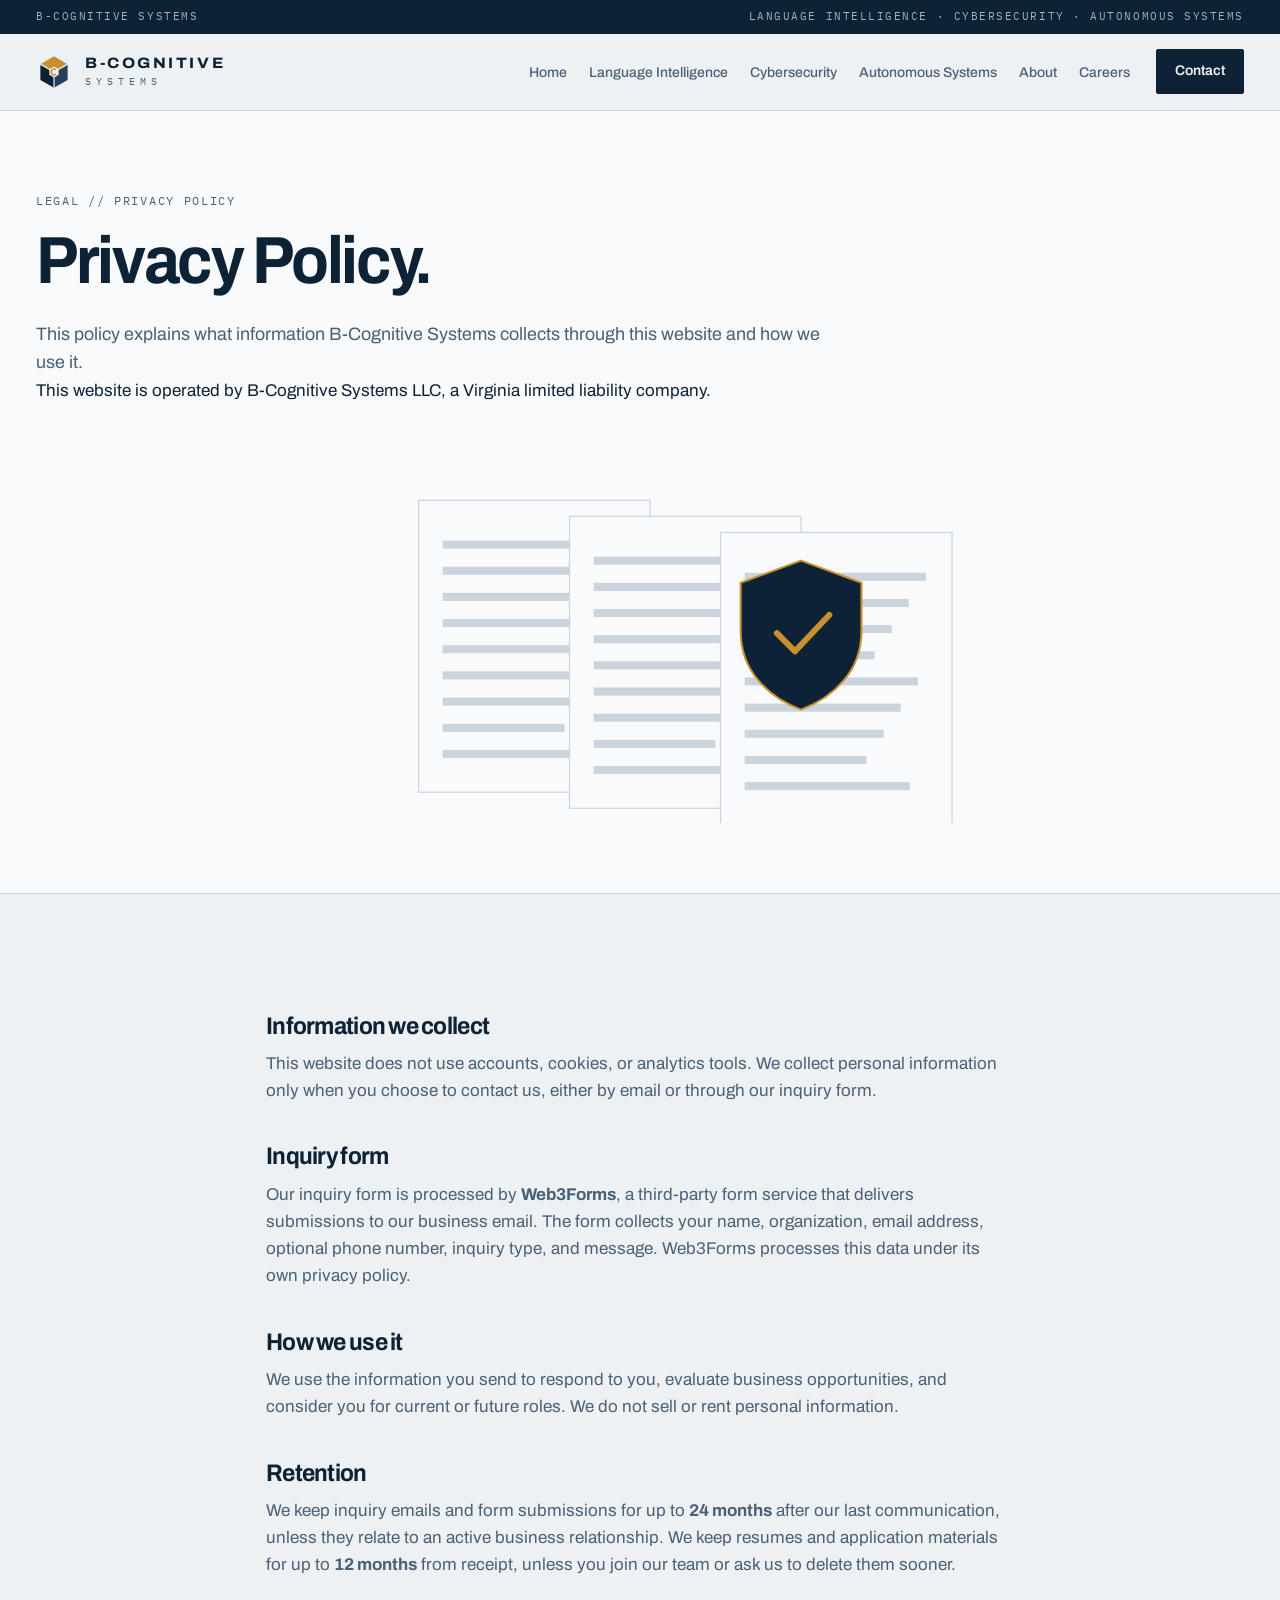
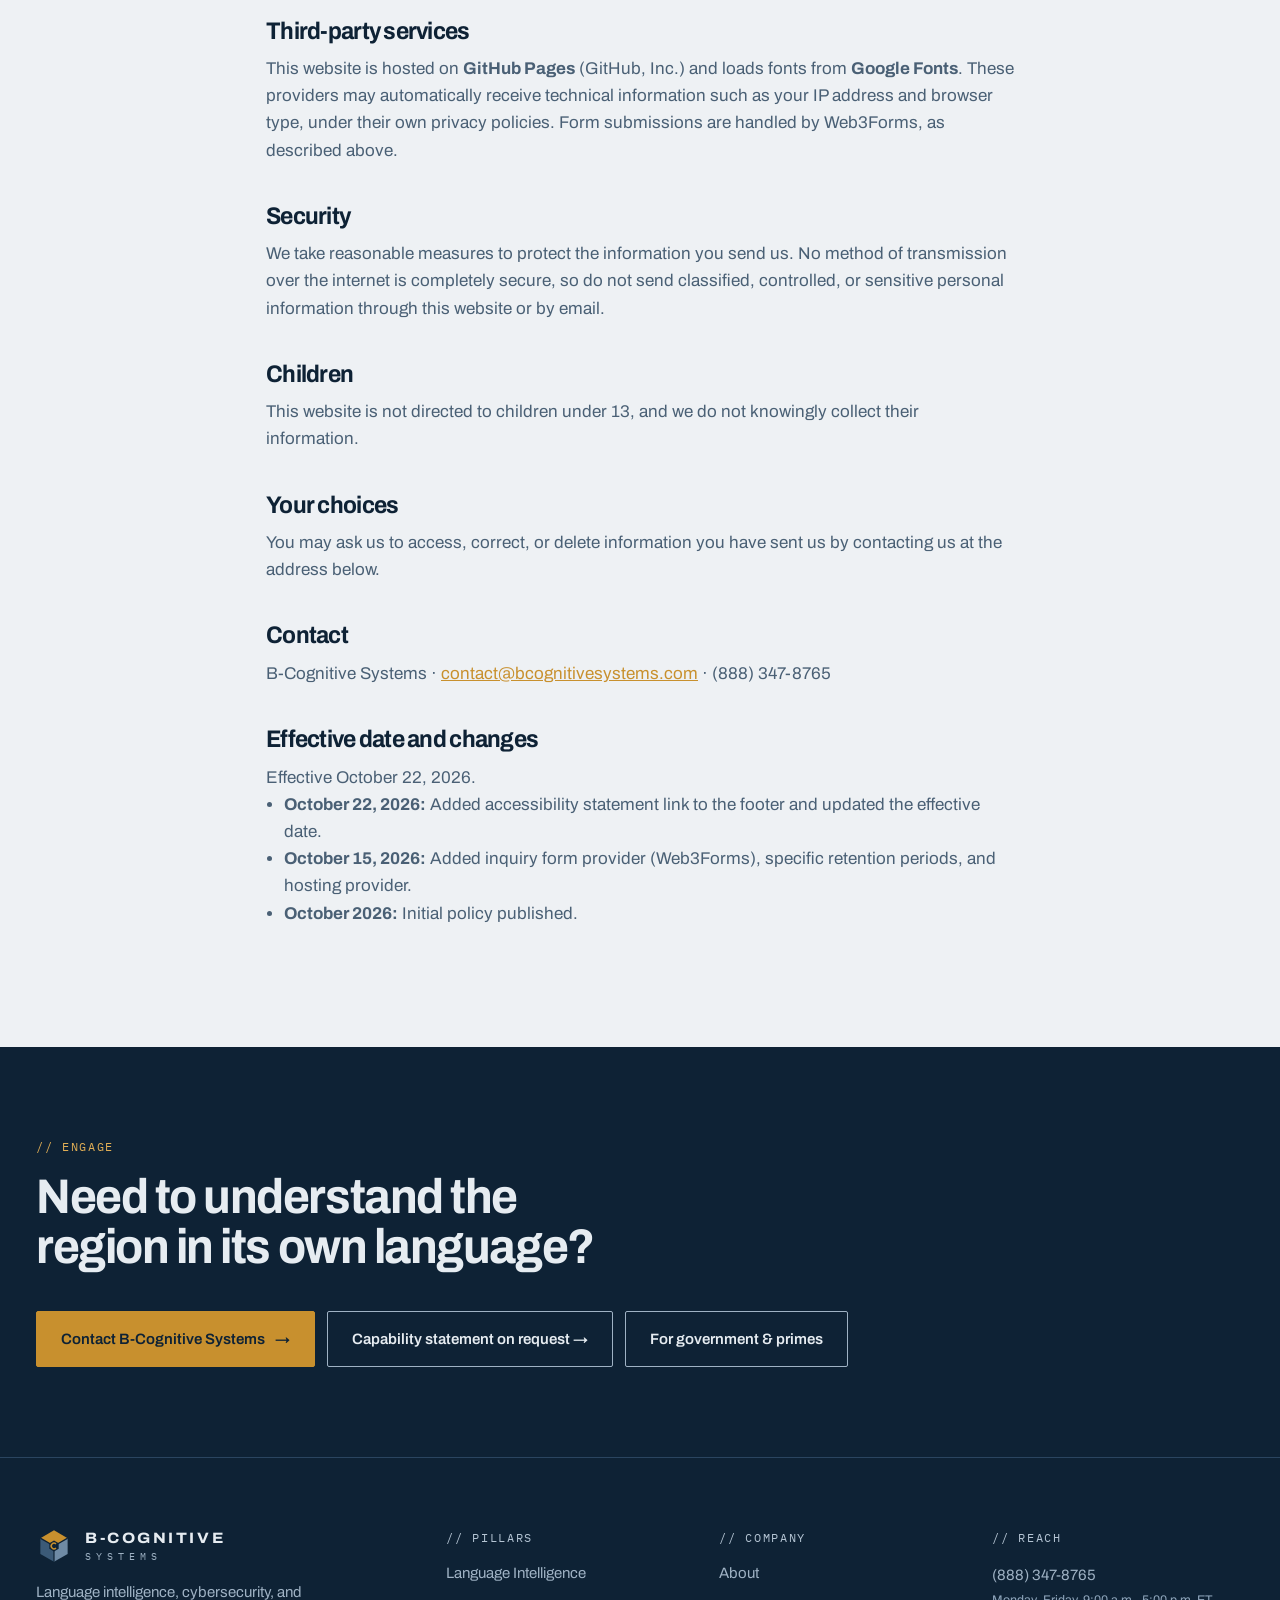
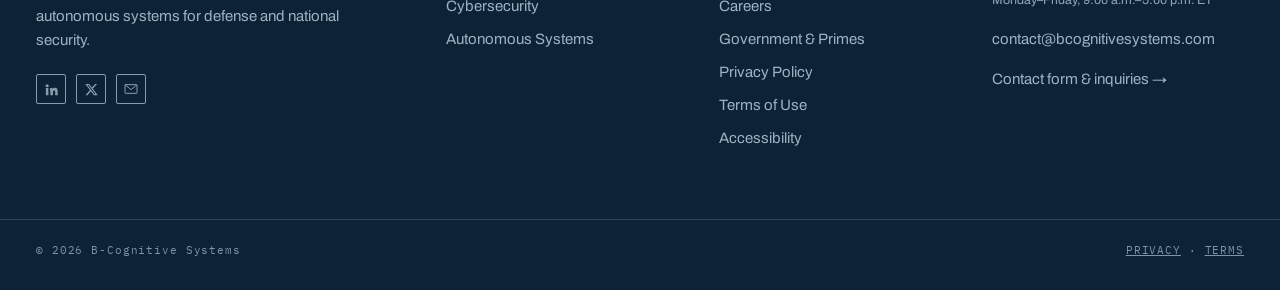
<file: privacy.html>
<!DOCTYPE html>
<html lang="en">
<head>
<meta charset="utf-8">
<meta name="viewport" content="width=device-width, initial-scale=1">
<title>Privacy Policy — B-Cognitive Systems</title>
<meta name="description" content="How B-Cognitive Systems handles information.">
<meta property="og:title" content="Privacy Policy — B-Cognitive Systems">
<meta property="og:description" content="How B-Cognitive Systems handles information.">
<meta name="theme-color" content="#EEF1F4">
<meta property="og:type" content="website">
<meta property="og:site_name" content="B-Cognitive Systems">
<meta property="og:url" content="https://bcognitivesystems.com/privacy">
<meta property="og:image" content="https://bcognitivesystems.com/assets/og-image.png">
<meta property="og:image:width" content="1200">
<meta property="og:image:height" content="630">
<meta name="twitter:card" content="summary_large_image">
<meta name="twitter:image" content="https://bcognitivesystems.com/assets/og-image.png">
<link rel="canonical" href="https://bcognitivesystems.com/privacy">
<link rel="apple-touch-icon" href="assets/apple-touch-icon.png">
<link rel="preconnect" href="https://fonts.googleapis.com">
<link rel="preconnect" href="https://fonts.gstatic.com" crossorigin>
<link href="https://fonts.googleapis.com/css2?family=Archivo:wdth,wght@75..115,400..800&family=IBM+Plex+Mono:wght@400;500&family=Noto+Naskh+Arabic:wght@500&display=swap" rel="stylesheet">
<link rel="icon" href="data:image/svg+xml,%3Csvg%20viewBox='0%200%2048%2048'%20xmlns='http://www.w3.org/2000/svg'%3E%3Cpolygon%20points='24.00,3.00%2042.19,13.50%2024.00,24.00%205.81,13.50'%20fill='%23C8902E'/%3E%3Cpolygon%20points='5.81,13.50%2024.00,24.00%2024.00,45.00%205.81,34.50'%20fill='%230E2235'/%3E%3Cpolygon%20points='24.00,24.00%2042.19,13.50%2042.19,34.50%2024.00,45.00'%20fill='%2324405A'/%3E%3Cg%20stroke='%23EEF1F4'%20stroke-width='1.6'%3E%3Cline%20x1='24'%20y1='24'%20x2='5.81'%20y2='13.50'/%3E%3Cline%20x1='24'%20y1='24'%20x2='42.19'%20y2='13.50'/%3E%3Cline%20x1='24'%20y1='24'%20x2='24.00'%20y2='45.00'/%3E%3C/g%3E%3Cpolygon%20points='24.00,16.80%2030.24,20.40%2030.24,27.60%2024.00,31.20%2017.76,27.60%2017.76,20.40'%20fill='%23EEF1F4'/%3E%3Cpath%20d='M26.62%2021.38%20A3.7%203.7%200%201%200%2026.62%2026.62'%20fill='none'%20stroke='%23C8902E'%20stroke-width='2'/%3E%3C/svg%3E">
<link rel="stylesheet" href="styles.css">
</head>
<body>
<a class="skip" href="#main">Skip to content</a>
<div class="topline"><div class="wrap"><span>B-COGNITIVE SYSTEMS</span><span class="hide-sm">LANGUAGE INTELLIGENCE · CYBERSECURITY · AUTONOMOUS SYSTEMS</span></div></div>
<header class="site">
 <div class="wrap bar">
  <a href="/" class="brand" aria-label="B-Cognitive Systems home"><svg viewBox="0 0 48 48" class="emblem" aria-hidden="true"><polygon points="24.00,3.00 42.19,13.50 24.00,24.00 5.81,13.50" fill="#C8902E"/><polygon points="5.81,13.50 24.00,24.00 24.00,45.00 5.81,34.50" fill="#0E2235"/><polygon points="24.00,24.00 42.19,13.50 42.19,34.50 24.00,45.00" fill="#24405A"/><g stroke="#EEF1F4" stroke-width="1.6"><line x1="24" y1="24" x2="5.81" y2="13.50"/><line x1="24" y1="24" x2="42.19" y2="13.50"/><line x1="24" y1="24" x2="24.00" y2="45.00"/></g><polygon points="24.00,16.80 30.24,20.40 30.24,27.60 24.00,31.20 17.76,27.60 17.76,20.40" fill="#EEF1F4"/><path d="M26.62 21.38 A3.7 3.7 0 1 0 26.62 26.62" fill="none" stroke="#C8902E" stroke-width="2"/></svg><span class="wm">B-COGNITIVE<em>SYSTEMS</em></span></a>
  <nav id="site-nav" aria-label="Main"><ul><li><a href="/">Home</a></li><li><a href="/language-intelligence">Language Intelligence</a></li><li><a href="/cybersecurity">Cybersecurity</a></li><li><a href="/autonomous-systems">Autonomous Systems</a></li><li><a href="/about">About</a></li><li><a href="/careers">Careers</a></li></ul><a href="/contact" class="btn sm">Contact</a></nav>
  <button class="menu" aria-expanded="false" aria-controls="site-nav" aria-label="Open menu"><span></span><span></span></button>
 </div>
</header>
<main id="main">
<section class="phead"><div class="wrap"><p class="tag">LEGAL // PRIVACY POLICY</p><h1 class="reveal">Privacy Policy.</h1><p class="lead reveal">This policy explains what information B-Cognitive Systems collects through this website and how we use it.</p><p class="reveal">This website is operated by B-Cognitive Systems LLC, a Virginia limited liability company.</p></div><div class="wrap-wide gfx-full reveal"><svg viewBox="0 0 1200 360" class="biggfx" aria-hidden="true"><rect x="380" y="40" width="230" height="290" class="sheet"/><rect x="404" y="80" width="180" height="8" class="txt"/><rect x="404" y="106" width="163" height="8" class="txt"/><rect x="404" y="132" width="146" height="8" class="txt"/><rect x="404" y="158" width="129" height="8" class="txt"/><rect x="404" y="184" width="172" height="8" class="txt"/><rect x="404" y="210" width="155" height="8" class="txt"/><rect x="404" y="236" width="138" height="8" class="txt"/><rect x="404" y="262" width="121" height="8" class="txt"/><rect x="404" y="288" width="164" height="8" class="txt"/><rect x="530" y="56" width="230" height="290" class="sheet"/><rect x="554" y="96" width="180" height="8" class="txt"/><rect x="554" y="122" width="163" height="8" class="txt"/><rect x="554" y="148" width="146" height="8" class="txt"/><rect x="554" y="174" width="129" height="8" class="txt"/><rect x="554" y="200" width="172" height="8" class="txt"/><rect x="554" y="226" width="155" height="8" class="txt"/><rect x="554" y="252" width="138" height="8" class="txt"/><rect x="554" y="278" width="121" height="8" class="txt"/><rect x="554" y="304" width="164" height="8" class="txt"/><rect x="680" y="72" width="230" height="290" class="sheet"/><rect x="704" y="112" width="180" height="8" class="txt"/><rect x="704" y="138" width="163" height="8" class="txt"/><rect x="704" y="164" width="146" height="8" class="txt"/><rect x="704" y="190" width="129" height="8" class="txt"/><rect x="704" y="216" width="172" height="8" class="txt"/><rect x="704" y="242" width="155" height="8" class="txt"/><rect x="704" y="268" width="138" height="8" class="txt"/><rect x="704" y="294" width="121" height="8" class="txt"/><rect x="704" y="320" width="164" height="8" class="txt"/><g transform="translate(760,170)"><path d="M0 -70 L60 -48 V0 C60 40 32 66 0 78 C-32 66 -60 40 -60 0 V-48Z" class="core"/><path d="M-24 2 L-6 20 L28 -16" fill="none" stroke="#C8902E" stroke-width="6" stroke-linecap="round" stroke-linejoin="round"/></g></svg></div></section><section><div class="wrap legaltext">
<h2>Information we collect</h2><p>This website does not use accounts, cookies, or analytics tools. We collect personal information only when you choose to contact us, either by email or through our inquiry form.</p>
<h2>Inquiry form</h2><p>Our inquiry form is processed by <b>Web3Forms</b>, a third-party form service that delivers submissions to our business email. The form collects your name, organization, email address, optional phone number, inquiry type, and message. Web3Forms processes this data under its own privacy policy.</p>
<h2>How we use it</h2><p>We use the information you send to respond to you, evaluate business opportunities, and consider you for current or future roles. We do not sell or rent personal information.</p>
<h2>Retention</h2><p>We keep inquiry emails and form submissions for up to <b>24 months</b> after our last communication, unless they relate to an active business relationship. We keep resumes and application materials for up to <b>12 months</b> from receipt, unless you join our team or ask us to delete them sooner.</p>
<h2>Third-party services</h2><p>This website is hosted on <b>GitHub Pages</b> (GitHub, Inc.) and loads fonts from <b>Google Fonts</b>. These providers may automatically receive technical information such as your IP address and browser type, under their own privacy policies. Form submissions are handled by Web3Forms, as described above.</p>
<h2>Security</h2><p>We take reasonable measures to protect the information you send us. No method of transmission over the internet is completely secure, so do not send classified, controlled, or sensitive personal information through this website or by email.</p>
<h2>Children</h2><p>This website is not directed to children under 13, and we do not knowingly collect their information.</p>
<h2>Your choices</h2><p>You may ask us to access, correct, or delete information you have sent us by contacting us at the address below.</p>
<h2>Contact</h2><p>B-Cognitive Systems · <a href="mailto:contact@bcognitivesystems.com">contact@bcognitivesystems.com</a> · (888) 347-8765</p>
<h2>Effective date and changes</h2><p>Effective October 22, 2026.</p><ul class="changelog"><li><b>October 22, 2026:</b> Added accessibility statement link to the footer and updated the effective date.</li><li><b>October 15, 2026:</b> Added inquiry form provider (Web3Forms), specific retention periods, and hosting provider.</li><li><b>October 2026:</b> Initial policy published.</li></ul>
</div></section>
</main>
<section class="cta-band navy">
 <div class="wrap cta-in">
  <div><p class="tag gold">// ENGAGE</p><h2>Need to understand the region in its own language?</h2></div>
  <div class="cta-acts"><a class="btn gold" href="/contact">Contact B-Cognitive Systems <span aria-hidden="true">→</span></a><a class="btn line-light" href="/contact">Capability statement on request &rarr;</a><a class="btn line-light" href="/government">For government &amp; primes</a></div>
 </div>
</section>
<footer class="site navy">
 <div class="wrap foot">
  <div><a href="/" class="brand"><svg viewBox="0 0 48 48" class="emblem" aria-hidden="true"><polygon points="24.00,3.00 42.19,13.50 24.00,24.00 5.81,13.50" fill="#C8902E"/><polygon points="5.81,13.50 24.00,24.00 24.00,45.00 5.81,34.50" fill="#3B5A77"/><polygon points="24.00,24.00 42.19,13.50 42.19,34.50 24.00,45.00" fill="#6F8BA5"/><g stroke="#0E2235" stroke-width="1.6"><line x1="24" y1="24" x2="5.81" y2="13.50"/><line x1="24" y1="24" x2="42.19" y2="13.50"/><line x1="24" y1="24" x2="24.00" y2="45.00"/></g><polygon points="24.00,16.80 30.24,20.40 30.24,27.60 24.00,31.20 17.76,27.60 17.76,20.40" fill="#0E2235"/><path d="M26.62 21.38 A3.7 3.7 0 1 0 26.62 26.62" fill="none" stroke="#C8902E" stroke-width="2"/></svg><span class="wm">B-COGNITIVE<em>SYSTEMS</em></span></a><p>Language intelligence, cybersecurity, and autonomous systems for defense and national security.</p><div class="social"><a href="https://www.linkedin.com/company/bcognitivesystems/" aria-label="B-Cognitive Systems on LinkedIn (opens in new window)" target="_blank" rel="noopener"><svg viewBox="0 0 24 24" aria-hidden="true"><path fill="currentColor" d="M4.98 3.5A2.5 2.5 0 1 1 5 8.5a2.5 2.5 0 0 1-.02-5zM3 9.75h4V21H3zM9.5 9.75h3.8v1.6h.06c.53-1 1.83-2.05 3.77-2.05 4.03 0 4.77 2.65 4.77 6.1V21h-4v-4.9c0-1.17-.02-2.68-1.63-2.68-1.64 0-1.89 1.28-1.89 2.6V21h-4z"/></svg></a><a href="https://x.com/BCognitiveSys" aria-label="B-Cognitive Systems on X (opens in new window)" target="_blank" rel="noopener"><svg viewBox="0 0 24 24" aria-hidden="true"><path fill="currentColor" d="M17.75 3h3.06l-6.69 7.65L22 21h-6.17l-4.83-6.32L5.47 21H2.4l7.16-8.18L2 3h6.33l4.36 5.77zm-1.07 16.2h1.7L7.4 4.73H5.58z"/></svg></a><a href="mailto:contact@bcognitivesystems.com" aria-label="Email B-Cognitive Systems"><svg viewBox="0 0 24 24" class="ico" aria-hidden="true" fill="none" stroke="currentColor" stroke-width="1.5" stroke-linecap="round" stroke-linejoin="round"><rect x="3" y="5.5" width="18" height="13" rx="1"/><path d="M3.5 6l8.5 7 8.5-7"/></svg></a></div></div>
  <div><p class="tag">// PILLARS</p><ul><li><a href="/language-intelligence">Language Intelligence</a></li><li><a href="/cybersecurity">Cybersecurity</a></li><li><a href="/autonomous-systems">Autonomous Systems</a></li></ul></div>
  <div><p class="tag">// COMPANY</p><ul><li><a href="/about">About</a></li><li><a href="/careers">Careers</a></li><li><a href="/government">Government &amp; Primes</a></li><li><a href="/privacy">Privacy Policy</a></li><li><a href="/terms">Terms of Use</a></li><li><a href="/accessibility">Accessibility</a></li></ul></div>
  <div><p class="tag">// REACH</p><p><a href="tel:+18883478765">(888) 347-8765</a><br><span class="ft-hours">Monday&ndash;Friday, 9:00 a.m.&ndash;5:00 p.m. ET</span></p><p><a href="mailto:contact@bcognitivesystems.com">contact@bcognitivesystems.com</a></p><p><a href="/contact#inquiry">Contact form &amp; inquiries →</a></p></div>
 </div>
 <div class="wrap legal"><span>© 2026 B-Cognitive Systems</span><span><a href="/privacy">PRIVACY</a> · <a href="/terms">TERMS</a></span></div>
</footer>
<script src="site.js" defer></script>
</body>
</html>
</file>
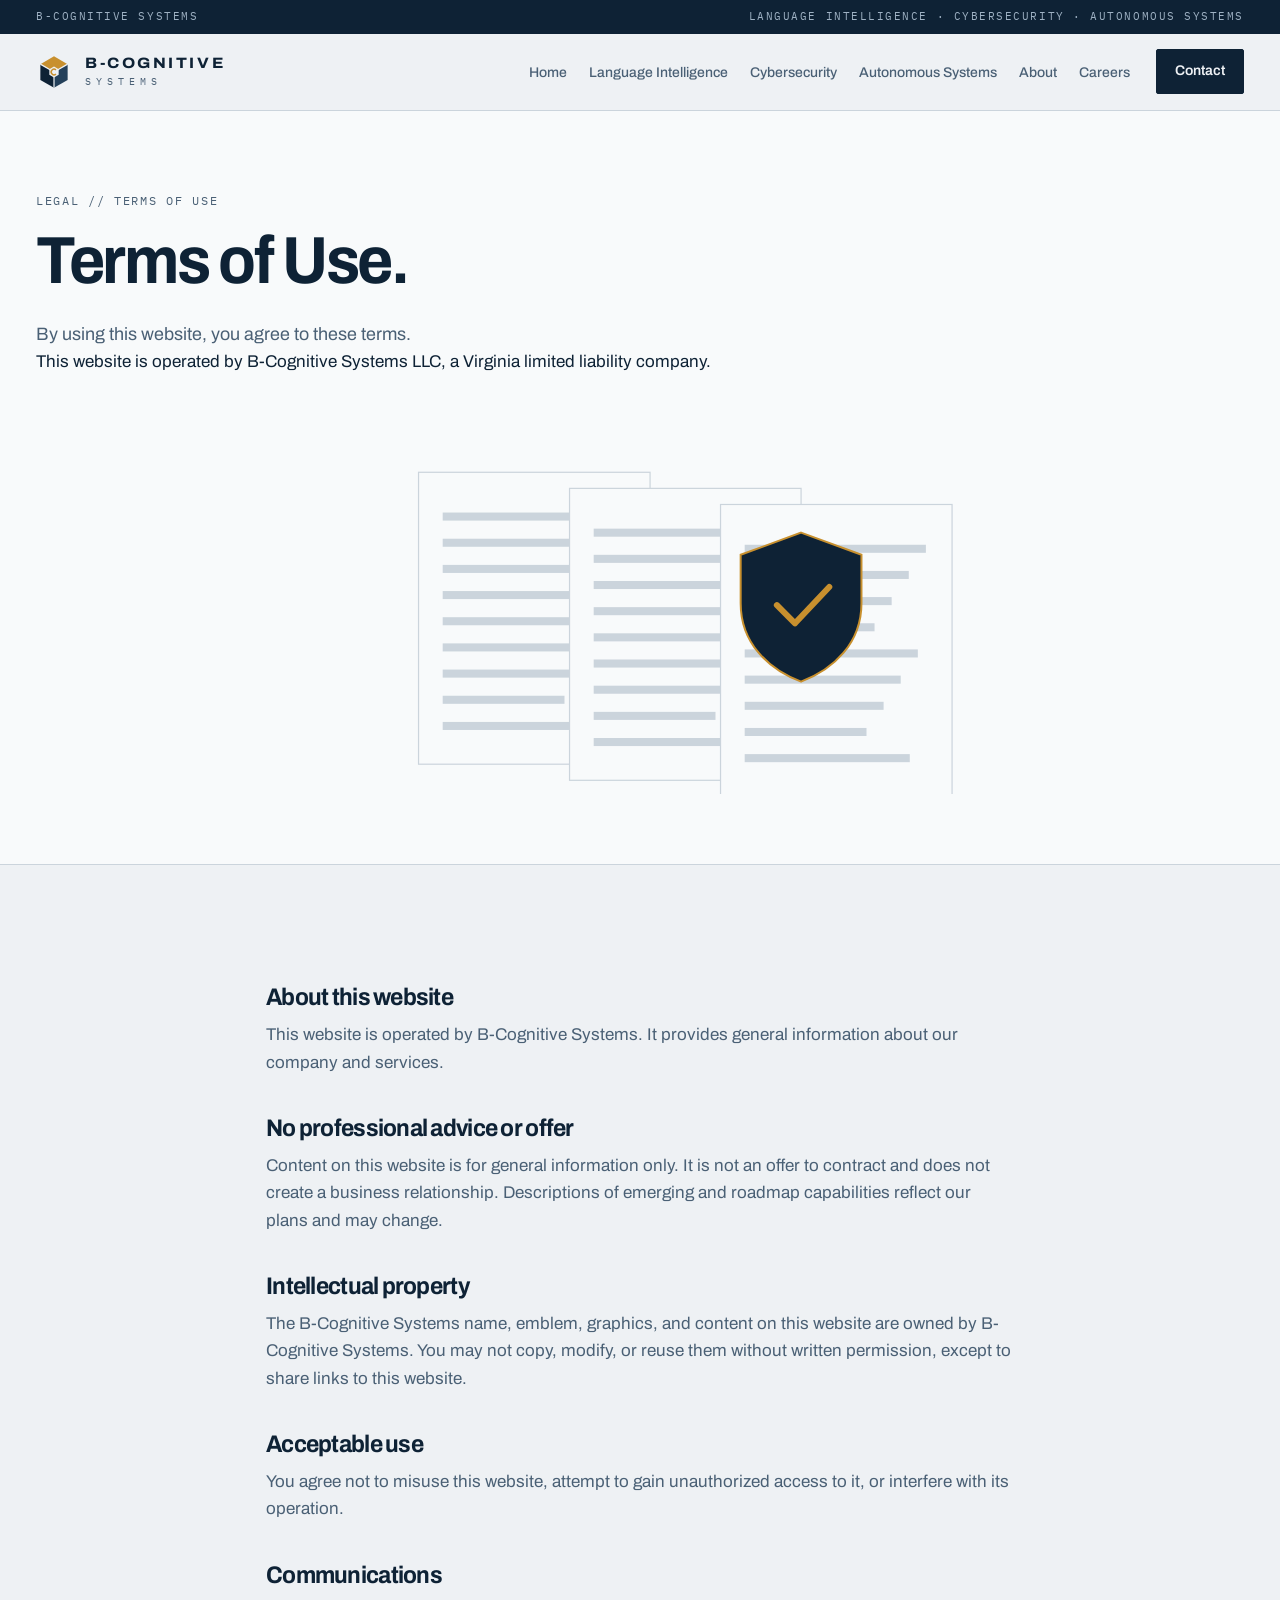
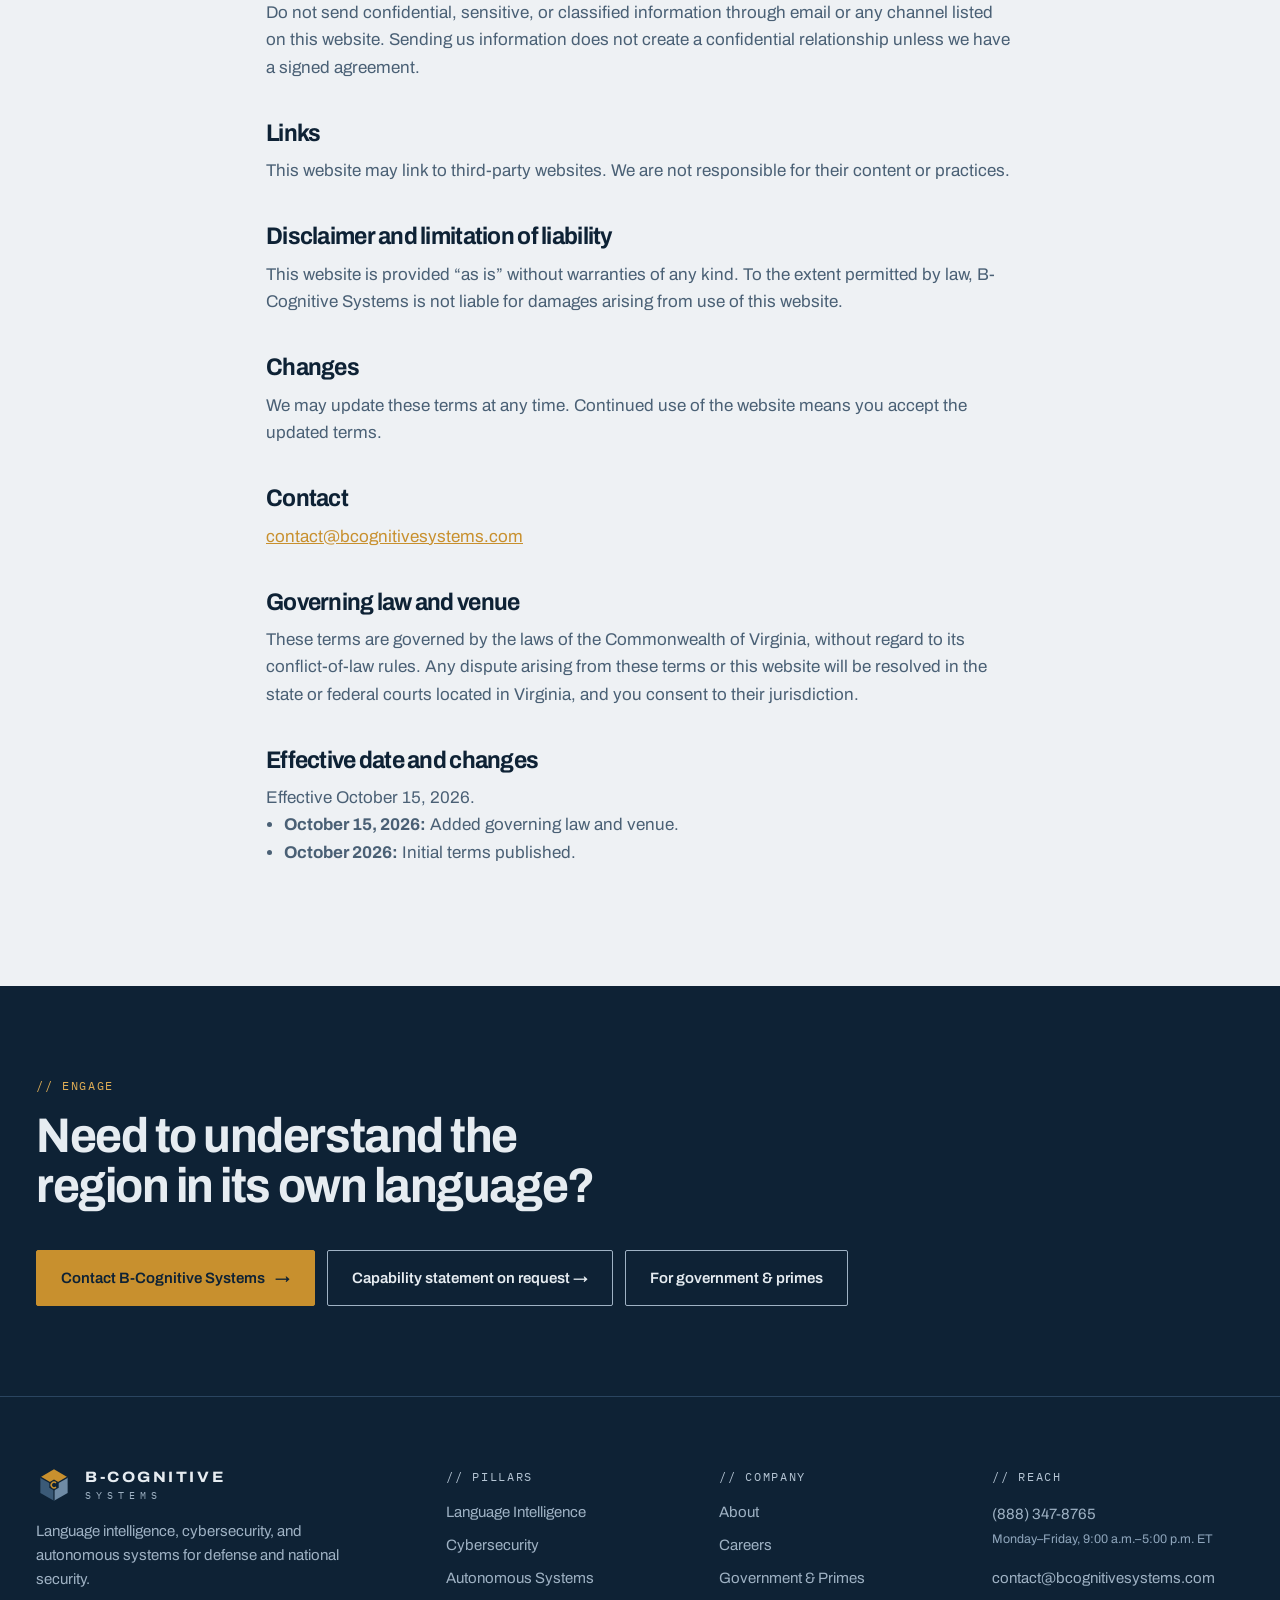
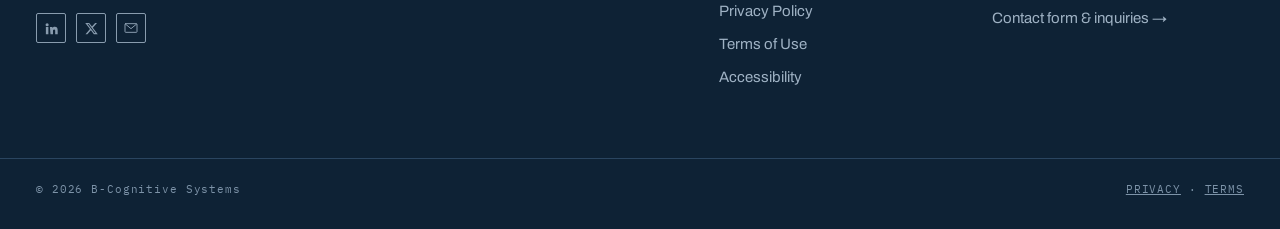
<file: terms.html>
<!DOCTYPE html>
<html lang="en">
<head>
<meta charset="utf-8">
<meta name="viewport" content="width=device-width, initial-scale=1">
<title>Terms of Use — B-Cognitive Systems</title>
<meta name="description" content="Terms governing use of the B-Cognitive Systems website.">
<meta property="og:title" content="Terms of Use — B-Cognitive Systems">
<meta property="og:description" content="Terms governing use of the B-Cognitive Systems website.">
<meta name="theme-color" content="#EEF1F4">
<meta property="og:type" content="website">
<meta property="og:site_name" content="B-Cognitive Systems">
<meta property="og:url" content="https://bcognitivesystems.com/terms">
<meta property="og:image" content="https://bcognitivesystems.com/assets/og-image.png">
<meta property="og:image:width" content="1200">
<meta property="og:image:height" content="630">
<meta name="twitter:card" content="summary_large_image">
<meta name="twitter:image" content="https://bcognitivesystems.com/assets/og-image.png">
<link rel="canonical" href="https://bcognitivesystems.com/terms">
<link rel="apple-touch-icon" href="assets/apple-touch-icon.png">
<link rel="preconnect" href="https://fonts.googleapis.com">
<link rel="preconnect" href="https://fonts.gstatic.com" crossorigin>
<link href="https://fonts.googleapis.com/css2?family=Archivo:wdth,wght@75..115,400..800&family=IBM+Plex+Mono:wght@400;500&family=Noto+Naskh+Arabic:wght@500&display=swap" rel="stylesheet">
<link rel="icon" href="data:image/svg+xml,%3Csvg%20viewBox='0%200%2048%2048'%20xmlns='http://www.w3.org/2000/svg'%3E%3Cpolygon%20points='24.00,3.00%2042.19,13.50%2024.00,24.00%205.81,13.50'%20fill='%23C8902E'/%3E%3Cpolygon%20points='5.81,13.50%2024.00,24.00%2024.00,45.00%205.81,34.50'%20fill='%230E2235'/%3E%3Cpolygon%20points='24.00,24.00%2042.19,13.50%2042.19,34.50%2024.00,45.00'%20fill='%2324405A'/%3E%3Cg%20stroke='%23EEF1F4'%20stroke-width='1.6'%3E%3Cline%20x1='24'%20y1='24'%20x2='5.81'%20y2='13.50'/%3E%3Cline%20x1='24'%20y1='24'%20x2='42.19'%20y2='13.50'/%3E%3Cline%20x1='24'%20y1='24'%20x2='24.00'%20y2='45.00'/%3E%3C/g%3E%3Cpolygon%20points='24.00,16.80%2030.24,20.40%2030.24,27.60%2024.00,31.20%2017.76,27.60%2017.76,20.40'%20fill='%23EEF1F4'/%3E%3Cpath%20d='M26.62%2021.38%20A3.7%203.7%200%201%200%2026.62%2026.62'%20fill='none'%20stroke='%23C8902E'%20stroke-width='2'/%3E%3C/svg%3E">
<link rel="stylesheet" href="styles.css">
</head>
<body>
<a class="skip" href="#main">Skip to content</a>
<div class="topline"><div class="wrap"><span>B-COGNITIVE SYSTEMS</span><span class="hide-sm">LANGUAGE INTELLIGENCE · CYBERSECURITY · AUTONOMOUS SYSTEMS</span></div></div>
<header class="site">
 <div class="wrap bar">
  <a href="/" class="brand" aria-label="B-Cognitive Systems home"><svg viewBox="0 0 48 48" class="emblem" aria-hidden="true"><polygon points="24.00,3.00 42.19,13.50 24.00,24.00 5.81,13.50" fill="#C8902E"/><polygon points="5.81,13.50 24.00,24.00 24.00,45.00 5.81,34.50" fill="#0E2235"/><polygon points="24.00,24.00 42.19,13.50 42.19,34.50 24.00,45.00" fill="#24405A"/><g stroke="#EEF1F4" stroke-width="1.6"><line x1="24" y1="24" x2="5.81" y2="13.50"/><line x1="24" y1="24" x2="42.19" y2="13.50"/><line x1="24" y1="24" x2="24.00" y2="45.00"/></g><polygon points="24.00,16.80 30.24,20.40 30.24,27.60 24.00,31.20 17.76,27.60 17.76,20.40" fill="#EEF1F4"/><path d="M26.62 21.38 A3.7 3.7 0 1 0 26.62 26.62" fill="none" stroke="#C8902E" stroke-width="2"/></svg><span class="wm">B-COGNITIVE<em>SYSTEMS</em></span></a>
  <nav id="site-nav" aria-label="Main"><ul><li><a href="/">Home</a></li><li><a href="/language-intelligence">Language Intelligence</a></li><li><a href="/cybersecurity">Cybersecurity</a></li><li><a href="/autonomous-systems">Autonomous Systems</a></li><li><a href="/about">About</a></li><li><a href="/careers">Careers</a></li></ul><a href="/contact" class="btn sm">Contact</a></nav>
  <button class="menu" aria-expanded="false" aria-controls="site-nav" aria-label="Open menu"><span></span><span></span></button>
 </div>
</header>
<main id="main">
<section class="phead"><div class="wrap"><p class="tag">LEGAL // TERMS OF USE</p><h1 class="reveal">Terms of Use.</h1><p class="lead reveal">By using this website, you agree to these terms.</p><p class="reveal">This website is operated by B-Cognitive Systems LLC, a Virginia limited liability company.</p></div><div class="wrap-wide gfx-full reveal"><svg viewBox="0 0 1200 360" class="biggfx" aria-hidden="true"><rect x="380" y="40" width="230" height="290" class="sheet"/><rect x="404" y="80" width="180" height="8" class="txt"/><rect x="404" y="106" width="163" height="8" class="txt"/><rect x="404" y="132" width="146" height="8" class="txt"/><rect x="404" y="158" width="129" height="8" class="txt"/><rect x="404" y="184" width="172" height="8" class="txt"/><rect x="404" y="210" width="155" height="8" class="txt"/><rect x="404" y="236" width="138" height="8" class="txt"/><rect x="404" y="262" width="121" height="8" class="txt"/><rect x="404" y="288" width="164" height="8" class="txt"/><rect x="530" y="56" width="230" height="290" class="sheet"/><rect x="554" y="96" width="180" height="8" class="txt"/><rect x="554" y="122" width="163" height="8" class="txt"/><rect x="554" y="148" width="146" height="8" class="txt"/><rect x="554" y="174" width="129" height="8" class="txt"/><rect x="554" y="200" width="172" height="8" class="txt"/><rect x="554" y="226" width="155" height="8" class="txt"/><rect x="554" y="252" width="138" height="8" class="txt"/><rect x="554" y="278" width="121" height="8" class="txt"/><rect x="554" y="304" width="164" height="8" class="txt"/><rect x="680" y="72" width="230" height="290" class="sheet"/><rect x="704" y="112" width="180" height="8" class="txt"/><rect x="704" y="138" width="163" height="8" class="txt"/><rect x="704" y="164" width="146" height="8" class="txt"/><rect x="704" y="190" width="129" height="8" class="txt"/><rect x="704" y="216" width="172" height="8" class="txt"/><rect x="704" y="242" width="155" height="8" class="txt"/><rect x="704" y="268" width="138" height="8" class="txt"/><rect x="704" y="294" width="121" height="8" class="txt"/><rect x="704" y="320" width="164" height="8" class="txt"/><g transform="translate(760,170)"><path d="M0 -70 L60 -48 V0 C60 40 32 66 0 78 C-32 66 -60 40 -60 0 V-48Z" class="core"/><path d="M-24 2 L-6 20 L28 -16" fill="none" stroke="#C8902E" stroke-width="6" stroke-linecap="round" stroke-linejoin="round"/></g></svg></div></section><section><div class="wrap legaltext">

<h2>About this website</h2><p>This website is operated by B-Cognitive Systems. It provides general information about our company and services.</p>
<h2>No professional advice or offer</h2><p>Content on this website is for general information only. It is not an offer to contract and does not create a business relationship. Descriptions of emerging and roadmap capabilities reflect our plans and may change.</p>
<h2>Intellectual property</h2><p>The B-Cognitive Systems name, emblem, graphics, and content on this website are owned by B-Cognitive Systems. You may not copy, modify, or reuse them without written permission, except to share links to this website.</p>
<h2>Acceptable use</h2><p>You agree not to misuse this website, attempt to gain unauthorized access to it, or interfere with its operation.</p>
<h2>Communications</h2><p>Do not send confidential, sensitive, or classified information through email or any channel listed on this website. Sending us information does not create a confidential relationship unless we have a signed agreement.</p>
<h2>Links</h2><p>This website may link to third-party websites. We are not responsible for their content or practices.</p>
<h2>Disclaimer and limitation of liability</h2><p>This website is provided &ldquo;as is&rdquo; without warranties of any kind. To the extent permitted by law, B-Cognitive Systems is not liable for damages arising from use of this website.</p>
<h2>Changes</h2><p>We may update these terms at any time. Continued use of the website means you accept the updated terms.</p>
<h2>Contact</h2><p><a href="mailto:contact@bcognitivesystems.com">contact@bcognitivesystems.com</a></p>
<h2>Governing law and venue</h2><p>These terms are governed by the laws of the Commonwealth of Virginia, without regard to its conflict-of-law rules. Any dispute arising from these terms or this website will be resolved in the state or federal courts located in Virginia, and you consent to their jurisdiction.</p>
<h2>Effective date and changes</h2><p>Effective October 15, 2026.</p><ul class="changelog"><li><b>October 15, 2026:</b> Added governing law and venue.</li><li><b>October 2026:</b> Initial terms published.</li></ul>
</div></section>
</main>
<section class="cta-band navy">
 <div class="wrap cta-in">
  <div><p class="tag gold">// ENGAGE</p><h2>Need to understand the region in its own language?</h2></div>
  <div class="cta-acts"><a class="btn gold" href="/contact">Contact B-Cognitive Systems <span aria-hidden="true">→</span></a><a class="btn line-light" href="/contact">Capability statement on request &rarr;</a><a class="btn line-light" href="/government">For government &amp; primes</a></div>
 </div>
</section>
<footer class="site navy">
 <div class="wrap foot">
  <div><a href="/" class="brand"><svg viewBox="0 0 48 48" class="emblem" aria-hidden="true"><polygon points="24.00,3.00 42.19,13.50 24.00,24.00 5.81,13.50" fill="#C8902E"/><polygon points="5.81,13.50 24.00,24.00 24.00,45.00 5.81,34.50" fill="#3B5A77"/><polygon points="24.00,24.00 42.19,13.50 42.19,34.50 24.00,45.00" fill="#6F8BA5"/><g stroke="#0E2235" stroke-width="1.6"><line x1="24" y1="24" x2="5.81" y2="13.50"/><line x1="24" y1="24" x2="42.19" y2="13.50"/><line x1="24" y1="24" x2="24.00" y2="45.00"/></g><polygon points="24.00,16.80 30.24,20.40 30.24,27.60 24.00,31.20 17.76,27.60 17.76,20.40" fill="#0E2235"/><path d="M26.62 21.38 A3.7 3.7 0 1 0 26.62 26.62" fill="none" stroke="#C8902E" stroke-width="2"/></svg><span class="wm">B-COGNITIVE<em>SYSTEMS</em></span></a><p>Language intelligence, cybersecurity, and autonomous systems for defense and national security.</p><div class="social"><a href="https://www.linkedin.com/company/bcognitivesystems/" aria-label="B-Cognitive Systems on LinkedIn (opens in new window)" target="_blank" rel="noopener"><svg viewBox="0 0 24 24" aria-hidden="true"><path fill="currentColor" d="M4.98 3.5A2.5 2.5 0 1 1 5 8.5a2.5 2.5 0 0 1-.02-5zM3 9.75h4V21H3zM9.5 9.75h3.8v1.6h.06c.53-1 1.83-2.05 3.77-2.05 4.03 0 4.77 2.65 4.77 6.1V21h-4v-4.9c0-1.17-.02-2.68-1.63-2.68-1.64 0-1.89 1.28-1.89 2.6V21h-4z"/></svg></a><a href="https://x.com/BCognitiveSys" aria-label="B-Cognitive Systems on X (opens in new window)" target="_blank" rel="noopener"><svg viewBox="0 0 24 24" aria-hidden="true"><path fill="currentColor" d="M17.75 3h3.06l-6.69 7.65L22 21h-6.17l-4.83-6.32L5.47 21H2.4l7.16-8.18L2 3h6.33l4.36 5.77zm-1.07 16.2h1.7L7.4 4.73H5.58z"/></svg></a><a href="mailto:contact@bcognitivesystems.com" aria-label="Email B-Cognitive Systems"><svg viewBox="0 0 24 24" class="ico" aria-hidden="true" fill="none" stroke="currentColor" stroke-width="1.5" stroke-linecap="round" stroke-linejoin="round"><rect x="3" y="5.5" width="18" height="13" rx="1"/><path d="M3.5 6l8.5 7 8.5-7"/></svg></a></div></div>
  <div><p class="tag">// PILLARS</p><ul><li><a href="/language-intelligence">Language Intelligence</a></li><li><a href="/cybersecurity">Cybersecurity</a></li><li><a href="/autonomous-systems">Autonomous Systems</a></li></ul></div>
  <div><p class="tag">// COMPANY</p><ul><li><a href="/about">About</a></li><li><a href="/careers">Careers</a></li><li><a href="/government">Government &amp; Primes</a></li><li><a href="/privacy">Privacy Policy</a></li><li><a href="/terms">Terms of Use</a></li><li><a href="/accessibility">Accessibility</a></li></ul></div>
  <div><p class="tag">// REACH</p><p><a href="tel:+18883478765">(888) 347-8765</a><br><span class="ft-hours">Monday&ndash;Friday, 9:00 a.m.&ndash;5:00 p.m. ET</span></p><p><a href="mailto:contact@bcognitivesystems.com">contact@bcognitivesystems.com</a></p><p><a href="/contact#inquiry">Contact form &amp; inquiries →</a></p></div>
 </div>
 <div class="wrap legal"><span>© 2026 B-Cognitive Systems</span><span><a href="/privacy">PRIVACY</a> · <a href="/terms">TERMS</a></span></div>
</footer>
<script src="site.js" defer></script>
</body>
</html>
</file>
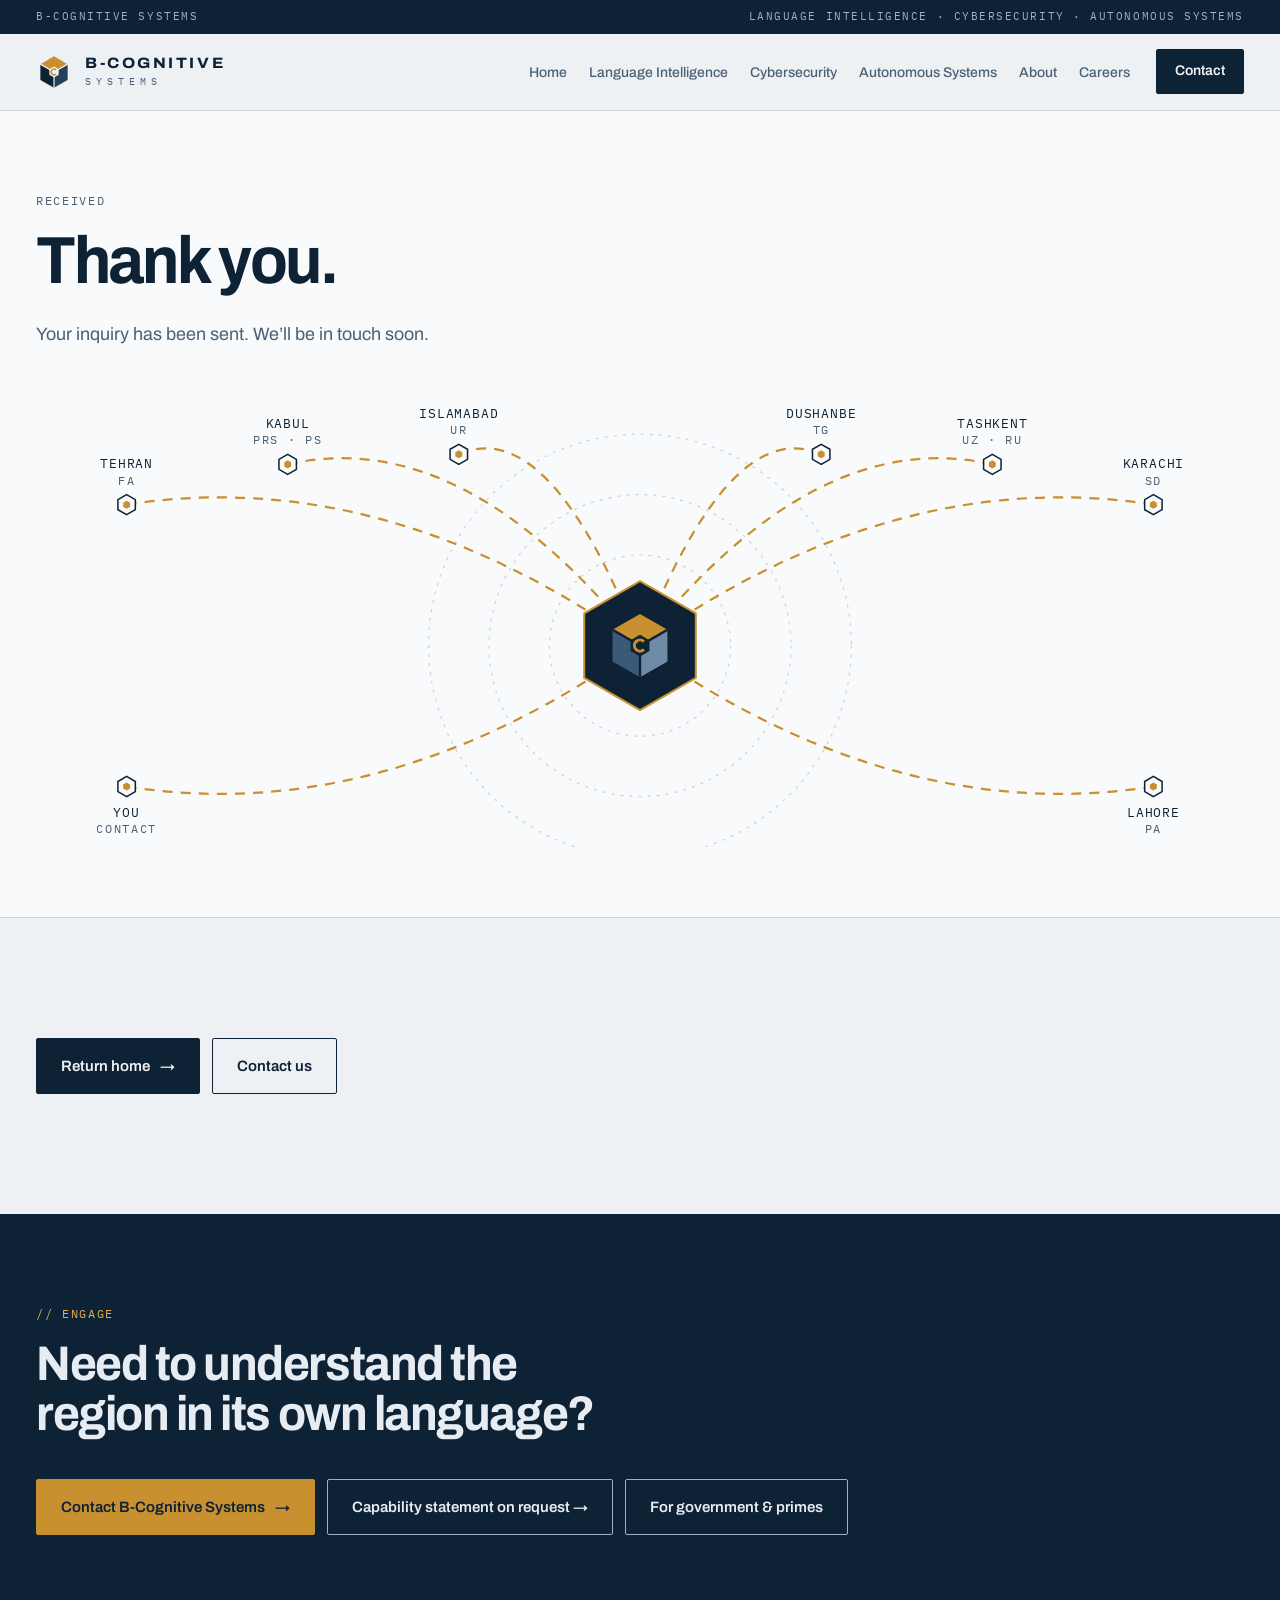
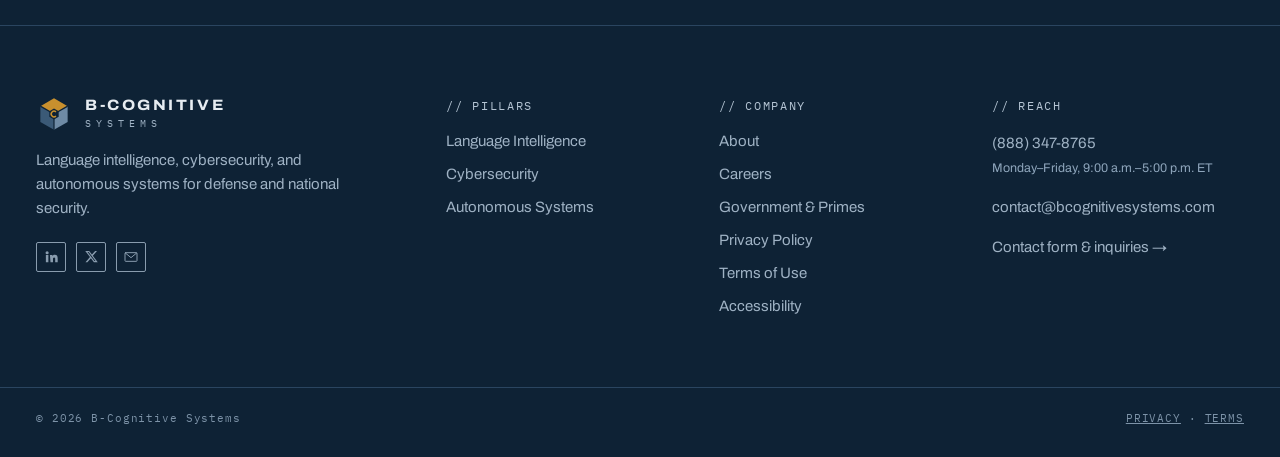
<file: thanks.html>
<!DOCTYPE html>
<html lang="en">
<head>
<meta charset="utf-8">
<meta name="viewport" content="width=device-width, initial-scale=1">
<title>Thank you — B-Cognitive Systems</title>
<meta name="description" content="Your inquiry has been sent.">
<meta property="og:title" content="Page not found — B-Cognitive Systems">
<meta property="og:description" content="Your inquiry has been sent.">
<meta name="theme-color" content="#EEF1F4">
<meta property="og:type" content="website">
<meta property="og:site_name" content="B-Cognitive Systems">
<meta property="og:url" content="https://bcognitivesystems.com/thanks">
<meta property="og:image" content="https://bcognitivesystems.com/assets/og-image.png">
<meta property="og:image:width" content="1200">
<meta property="og:image:height" content="630">
<meta name="twitter:card" content="summary_large_image">
<meta name="twitter:image" content="https://bcognitivesystems.com/assets/og-image.png">
<link rel="canonical" href="https://bcognitivesystems.com/thanks">
<link rel="apple-touch-icon" href="/assets/apple-touch-icon.png">
<link rel="preconnect" href="https://fonts.googleapis.com">
<link rel="preconnect" href="https://fonts.gstatic.com" crossorigin>
<link href="https://fonts.googleapis.com/css2?family=Archivo:wdth,wght@75..115,400..800&family=IBM+Plex+Mono:wght@400;500&family=Noto+Naskh+Arabic:wght@500&display=swap" rel="stylesheet">
<link rel="icon" href="data:image/svg+xml,%3Csvg%20viewBox='0%200%2048%2048'%20xmlns='http://www.w3.org/2000/svg'%3E%3Cpolygon%20points='24.00,3.00%2042.19,13.50%2024.00,24.00%205.81,13.50'%20fill='%23C8902E'/%3E%3Cpolygon%20points='5.81,13.50%2024.00,24.00%2024.00,45.00%205.81,34.50'%20fill='%230E2235'/%3E%3Cpolygon%20points='24.00,24.00%2042.19,13.50%2042.19,34.50%2024.00,45.00'%20fill='%2324405A'/%3E%3Cg%20stroke='%23EEF1F4'%20stroke-width='1.6'%3E%3Cline%20x1='24'%20y1='24'%20x2='5.81'%20y2='13.50'/%3E%3Cline%20x1='24'%20y1='24'%20x2='42.19'%20y2='13.50'/%3E%3Cline%20x1='24'%20y1='24'%20x2='24.00'%20y2='45.00'/%3E%3C/g%3E%3Cpolygon%20points='24.00,16.80%2030.24,20.40%2030.24,27.60%2024.00,31.20%2017.76,27.60%2017.76,20.40'%20fill='%23EEF1F4'/%3E%3Cpath%20d='M26.62%2021.38%20A3.7%203.7%200%201%200%2026.62%2026.62'%20fill='none'%20stroke='%23C8902E'%20stroke-width='2'/%3E%3C/svg%3E">
<link rel="stylesheet" href="/styles.css">
<meta name="robots" content="noindex">
</head>
<body>
<a class="skip" href="#main">Skip to content</a>
<div class="topline"><div class="wrap"><span>B-COGNITIVE SYSTEMS</span><span class="hide-sm">LANGUAGE INTELLIGENCE · CYBERSECURITY · AUTONOMOUS SYSTEMS</span></div></div>
<header class="site">
 <div class="wrap bar">
  <a href="/" class="brand" aria-label="B-Cognitive Systems home"><svg viewBox="0 0 48 48" class="emblem" aria-hidden="true"><polygon points="24.00,3.00 42.19,13.50 24.00,24.00 5.81,13.50" fill="#C8902E"/><polygon points="5.81,13.50 24.00,24.00 24.00,45.00 5.81,34.50" fill="#0E2235"/><polygon points="24.00,24.00 42.19,13.50 42.19,34.50 24.00,45.00" fill="#24405A"/><g stroke="#EEF1F4" stroke-width="1.6"><line x1="24" y1="24" x2="5.81" y2="13.50"/><line x1="24" y1="24" x2="42.19" y2="13.50"/><line x1="24" y1="24" x2="24.00" y2="45.00"/></g><polygon points="24.00,16.80 30.24,20.40 30.24,27.60 24.00,31.20 17.76,27.60 17.76,20.40" fill="#EEF1F4"/><path d="M26.62 21.38 A3.7 3.7 0 1 0 26.62 26.62" fill="none" stroke="#C8902E" stroke-width="2"/></svg><span class="wm">B-COGNITIVE<em>SYSTEMS</em></span></a>
  <nav id="site-nav" aria-label="Main"><ul><li><a href="/">Home</a></li><li><a href="/language-intelligence">Language Intelligence</a></li><li><a href="/cybersecurity">Cybersecurity</a></li><li><a href="/autonomous-systems">Autonomous Systems</a></li><li><a href="/about">About</a></li><li><a href="/careers">Careers</a></li></ul><a href="/contact" class="btn sm">Contact</a></nav>
  <button class="menu" aria-expanded="false" aria-controls="site-nav" aria-label="Open menu"><span></span><span></span></button>
 </div>
</header>
<main id="main">
<section class="phead"><div class="wrap"><p class="tag">RECEIVED</p><h1 class="reveal">Thank you.</h1><p class="lead reveal">Your inquiry has been sent. We&rsquo;ll be in touch soon.</p></div><div class="wrap-wide gfx-full reveal"><svg viewBox="0 0 1200 440" class="biggfx" role="img" aria-label="Signals from regional nodes converging on B-Cognitive Systems"><circle cx="600" cy="240" r="90" class="orbit"/><circle cx="600" cy="240" r="150" class="orbit"/><circle cx="600" cy="240" r="210" class="orbit"/><path d="M90 100 Q345 60 600 240" class="vector" style="animation-delay:0.0s"/><polygon points="98.66,105.00 90.00,110.00 81.34,105.00 81.34,95.00 90.00,90.00 98.66,95.00" class="node"/><polygon points="93.46,102.00 90.00,104.00 86.54,102.00 86.54,98.00 90.00,96.00 93.46,98.00" fill="#C8902E"/><text x="90" y="64" text-anchor="middle" class="tele">TEHRAN</text><text x="90" y="80" text-anchor="middle" class="lab sm">FA</text><path d="M250 60 Q425 20 600 240" class="vector" style="animation-delay:0.25s"/><polygon points="258.66,65.00 250.00,70.00 241.34,65.00 241.34,55.00 250.00,50.00 258.66,55.00" class="node"/><polygon points="253.46,62.00 250.00,64.00 246.54,62.00 246.54,58.00 250.00,56.00 253.46,58.00" fill="#C8902E"/><text x="250" y="24" text-anchor="middle" class="tele">KABUL</text><text x="250" y="40" text-anchor="middle" class="lab sm">PRS · PS</text><path d="M420 50 Q510 10 600 240" class="vector" style="animation-delay:0.5s"/><polygon points="428.66,55.00 420.00,60.00 411.34,55.00 411.34,45.00 420.00,40.00 428.66,45.00" class="node"/><polygon points="423.46,52.00 420.00,54.00 416.54,52.00 416.54,48.00 420.00,46.00 423.46,48.00" fill="#C8902E"/><text x="420" y="14" text-anchor="middle" class="tele">ISLAMABAD</text><text x="420" y="30" text-anchor="middle" class="lab sm">UR</text><path d="M780 50 Q690 10 600 240" class="vector" style="animation-delay:0.75s"/><polygon points="788.66,55.00 780.00,60.00 771.34,55.00 771.34,45.00 780.00,40.00 788.66,45.00" class="node"/><polygon points="783.46,52.00 780.00,54.00 776.54,52.00 776.54,48.00 780.00,46.00 783.46,48.00" fill="#C8902E"/><text x="780" y="14" text-anchor="middle" class="tele">DUSHANBE</text><text x="780" y="30" text-anchor="middle" class="lab sm">TG</text><path d="M950 60 Q775 20 600 240" class="vector" style="animation-delay:1.0s"/><polygon points="958.66,65.00 950.00,70.00 941.34,65.00 941.34,55.00 950.00,50.00 958.66,55.00" class="node"/><polygon points="953.46,62.00 950.00,64.00 946.54,62.00 946.54,58.00 950.00,56.00 953.46,58.00" fill="#C8902E"/><text x="950" y="24" text-anchor="middle" class="tele">TASHKENT</text><text x="950" y="40" text-anchor="middle" class="lab sm">UZ · RU</text><path d="M1110 100 Q855 60 600 240" class="vector" style="animation-delay:1.25s"/><polygon points="1118.66,105.00 1110.00,110.00 1101.34,105.00 1101.34,95.00 1110.00,90.00 1118.66,95.00" class="node"/><polygon points="1113.46,102.00 1110.00,104.00 1106.54,102.00 1106.54,98.00 1110.00,96.00 1113.46,98.00" fill="#C8902E"/><text x="1110" y="64" text-anchor="middle" class="tele">KARACHI</text><text x="1110" y="80" text-anchor="middle" class="lab sm">SD</text><path d="M1110 380 Q855 420 600 240" class="vector" style="animation-delay:1.5s"/><polygon points="1118.66,385.00 1110.00,390.00 1101.34,385.00 1101.34,375.00 1110.00,370.00 1118.66,375.00" class="node"/><polygon points="1113.46,382.00 1110.00,384.00 1106.54,382.00 1106.54,378.00 1110.00,376.00 1113.46,378.00" fill="#C8902E"/><text x="1110" y="410" text-anchor="middle" class="tele">LAHORE</text><text x="1110" y="426" text-anchor="middle" class="lab sm">PA</text><path d="M90 380 Q345 420 600 240" class="vector" style="animation-delay:1.75s"/><polygon points="98.66,385.00 90.00,390.00 81.34,385.00 81.34,375.00 90.00,370.00 98.66,375.00" class="node"/><polygon points="93.46,382.00 90.00,384.00 86.54,382.00 86.54,378.00 90.00,376.00 93.46,378.00" fill="#C8902E"/><text x="90" y="410" text-anchor="middle" class="tele">YOU</text><text x="90" y="426" text-anchor="middle" class="lab sm">CONTACT</text><polygon points="655.43,272.00 600.00,304.00 544.57,272.00 544.57,208.00 600.00,176.00 655.43,208.00" class="core"/><g transform="translate(564,204) scale(1.5)"><polygon points="24.00,3.00 42.19,13.50 24.00,24.00 5.81,13.50" fill="#C8902E"/><polygon points="5.81,13.50 24.00,24.00 24.00,45.00 5.81,34.50" fill="#3B5A77"/><polygon points="24.00,24.00 42.19,13.50 42.19,34.50 24.00,45.00" fill="#6F8BA5"/><g stroke="#0E2235" stroke-width="1.6"><line x1="24" y1="24" x2="5.81" y2="13.50"/><line x1="24" y1="24" x2="42.19" y2="13.50"/><line x1="24" y1="24" x2="24.00" y2="45.00"/></g><polygon points="24.00,16.80 30.24,20.40 30.24,27.60 24.00,31.20 17.76,27.60 17.76,20.40" fill="#0E2235"/><path d="M26.62 21.38 A3.7 3.7 0 1 0 26.62 26.62" fill="none" stroke="#C8902E" stroke-width="2"/></g></svg></div></section><section><div class="wrap"><div class="cta"><a class="btn" href="/">Return home <span aria-hidden="true">→</span></a><a class="btn line" href="/contact">Contact us</a></div></div></section>
</main>
<section class="cta-band navy">
 <div class="wrap cta-in">
  <div><p class="tag gold">// ENGAGE</p><h2>Need to understand the region in its own language?</h2></div>
  <div class="cta-acts"><a class="btn gold" href="/contact">Contact B-Cognitive Systems <span aria-hidden="true">→</span></a><a class="btn line-light" href="/contact">Capability statement on request &rarr;</a><a class="btn line-light" href="/government">For government &amp; primes</a></div>
 </div>
</section>
<footer class="site navy">
 <div class="wrap foot">
  <div><a href="/" class="brand"><svg viewBox="0 0 48 48" class="emblem" aria-hidden="true"><polygon points="24.00,3.00 42.19,13.50 24.00,24.00 5.81,13.50" fill="#C8902E"/><polygon points="5.81,13.50 24.00,24.00 24.00,45.00 5.81,34.50" fill="#3B5A77"/><polygon points="24.00,24.00 42.19,13.50 42.19,34.50 24.00,45.00" fill="#6F8BA5"/><g stroke="#0E2235" stroke-width="1.6"><line x1="24" y1="24" x2="5.81" y2="13.50"/><line x1="24" y1="24" x2="42.19" y2="13.50"/><line x1="24" y1="24" x2="24.00" y2="45.00"/></g><polygon points="24.00,16.80 30.24,20.40 30.24,27.60 24.00,31.20 17.76,27.60 17.76,20.40" fill="#0E2235"/><path d="M26.62 21.38 A3.7 3.7 0 1 0 26.62 26.62" fill="none" stroke="#C8902E" stroke-width="2"/></svg><span class="wm">B-COGNITIVE<em>SYSTEMS</em></span></a><p>Language intelligence, cybersecurity, and autonomous systems for defense and national security.</p><div class="social"><a href="https://www.linkedin.com/company/bcognitivesystems/" aria-label="B-Cognitive Systems on LinkedIn (opens in new window)" target="_blank" rel="noopener"><svg viewBox="0 0 24 24" aria-hidden="true"><path fill="currentColor" d="M4.98 3.5A2.5 2.5 0 1 1 5 8.5a2.5 2.5 0 0 1-.02-5zM3 9.75h4V21H3zM9.5 9.75h3.8v1.6h.06c.53-1 1.83-2.05 3.77-2.05 4.03 0 4.77 2.65 4.77 6.1V21h-4v-4.9c0-1.17-.02-2.68-1.63-2.68-1.64 0-1.89 1.28-1.89 2.6V21h-4z"/></svg></a><a href="https://x.com/BCognitiveSys" aria-label="B-Cognitive Systems on X (opens in new window)" target="_blank" rel="noopener"><svg viewBox="0 0 24 24" aria-hidden="true"><path fill="currentColor" d="M17.75 3h3.06l-6.69 7.65L22 21h-6.17l-4.83-6.32L5.47 21H2.4l7.16-8.18L2 3h6.33l4.36 5.77zm-1.07 16.2h1.7L7.4 4.73H5.58z"/></svg></a><a href="mailto:contact@bcognitivesystems.com" aria-label="Email B-Cognitive Systems"><svg viewBox="0 0 24 24" class="ico" aria-hidden="true" fill="none" stroke="currentColor" stroke-width="1.5" stroke-linecap="round" stroke-linejoin="round"><rect x="3" y="5.5" width="18" height="13" rx="1"/><path d="M3.5 6l8.5 7 8.5-7"/></svg></a></div></div>
  <div><p class="tag">// PILLARS</p><ul><li><a href="/language-intelligence">Language Intelligence</a></li><li><a href="/cybersecurity">Cybersecurity</a></li><li><a href="/autonomous-systems">Autonomous Systems</a></li></ul></div>
  <div><p class="tag">// COMPANY</p><ul><li><a href="/about">About</a></li><li><a href="/careers">Careers</a></li><li><a href="/government">Government &amp; Primes</a></li><li><a href="/privacy">Privacy Policy</a></li><li><a href="/terms">Terms of Use</a></li><li><a href="/accessibility">Accessibility</a></li></ul></div>
  <div><p class="tag">// REACH</p><p><a href="tel:+18883478765">(888) 347-8765</a><br><span class="ft-hours">Monday&ndash;Friday, 9:00 a.m.&ndash;5:00 p.m. ET</span></p><p><a href="mailto:contact@bcognitivesystems.com">contact@bcognitivesystems.com</a></p><p><a href="/contact#inquiry">Contact form &amp; inquiries →</a></p></div>
 </div>
 <div class="wrap legal"><span>© 2026 B-Cognitive Systems</span><span><a href="/privacy">PRIVACY</a> · <a href="/terms">TERMS</a></span></div>
</footer>
<script src="/site.js" defer></script>
</body>
</html>
</file>
<file: styles.css>
:root{
 --mist:#EEF1F4;--paper:#F8FAFB;--navy:#0E2235;--navy-2:#16304A;--mid:#24405A;--steel:#4A6075;--line:#CBD4DC;--line-n:#2A4560;
 --honey:#C8902E;--honey-l:#E0AE55;--on-navy:#E6ECF1;--muted-n:#9FB2C4;
 --sans:"Archivo",system-ui,-apple-system,"Segoe UI",sans-serif;--mono:"IBM Plex Mono",ui-monospace,Menlo,monospace;--script:"Noto Naskh Arabic",Tahoma,sans-serif;
}
*{box-sizing:border-box;margin:0;padding:0}
html{scroll-behavior:smooth;-webkit-text-size-adjust:100%}
body{background:var(--mist);color:var(--navy);font-family:var(--sans);font-size:17px;line-height:1.6;-webkit-font-smoothing:antialiased}
body.lock{overflow:hidden}
a{color:inherit}
svg{max-width:100%}
.wrap{max-width:1280px;margin:0 auto;padding:0 36px}
.skip{position:absolute;left:-9999px}.skip:focus{left:16px;top:16px;z-index:100;background:var(--navy);color:var(--mist);padding:10px 16px}
:focus-visible{outline:2px solid var(--honey);outline-offset:3px}
::selection{background:var(--honey);color:var(--navy)}

h1,h2,h3{letter-spacing:-.02em;line-height:1.02;font-weight:700}
h1{font-size:clamp(44px,5.6vw,84px);font-variation-settings:"wdth" 92;letter-spacing:-.035em}
h1 span{color:var(--honey)}
h2{font-size:clamp(32px,3.8vw,56px);font-variation-settings:"wdth" 94;letter-spacing:-.03em;max-width:20ch}
h3{font-size:22px;font-weight:650;letter-spacing:-.01em;line-height:1.15}
.tag{font-family:var(--mono);font-size:12px;letter-spacing:.14em;color:var(--steel);text-transform:uppercase}
.tag.gold{color:var(--honey-l)}
.lead{font-size:clamp(17.5px,1.4vw,20px);color:var(--steel);max-width:38em;line-height:1.6}
.muted{color:var(--steel)}
.muted-light{color:var(--muted-n)}
.body-lg{font-size:clamp(20px,1.8vw,25px);line-height:1.45;letter-spacing:-.01em;margin-bottom:22px}
.status{display:inline-flex;align-items:center;gap:8px;font-family:var(--mono);font-size:11px;letter-spacing:.12em;text-transform:uppercase;padding:5px 10px;border:1px solid currentColor;border-radius:2px}
.status::before{content:"";width:7px;height:7px;background:currentColor;clip-path:polygon(25% 0,75% 0,100% 50%,75% 100%,25% 100%,0 50%)}
.status.on{color:#2E7D4F}.status.mid{color:var(--honey)}.status.off{color:var(--steel)}
.navy .status.off{color:var(--muted-n)}

/* topline + header */
.topline{background:var(--navy);color:var(--muted-n);font-family:var(--mono);font-size:11px;letter-spacing:.14em}
.topline .wrap{display:flex;justify-content:space-between;gap:20px;padding-top:8px;padding-bottom:8px}
header.site{position:sticky;top:0;z-index:40;background:rgba(238,241,244,.9);backdrop-filter:blur(12px);-webkit-backdrop-filter:blur(12px);border-bottom:1px solid var(--line)}
.bar{display:flex;align-items:center;height:76px;gap:28px}
.brand{display:flex;align-items:center;gap:13px;text-decoration:none}
.emblem{width:36px;height:36px;flex:none}
.wm{font-weight:750;font-size:15px;letter-spacing:.17em;display:flex;flex-direction:column;line-height:1;font-variation-settings:"wdth" 110}
.wm em{font-style:normal;font-family:var(--mono);font-weight:400;font-size:9.5px;letter-spacing:.52em;color:var(--steel);margin-top:6px}
nav{margin-left:auto;display:flex;align-items:center;gap:26px}
nav ul{display:flex;gap:22px;list-style:none}
nav ul a{text-decoration:none;font-size:14px;font-weight:500;color:var(--steel);padding:6px 0;position:relative}
nav ul a:hover,nav ul a[aria-current="page"]{color:var(--navy)}
nav ul a[aria-current="page"]::after{content:"";position:absolute;left:0;right:0;bottom:-2px;height:2px;background:var(--honey)}
.menu{display:none;margin-left:auto;background:none;border:0;cursor:pointer;width:44px;height:44px;flex-direction:column;justify-content:center;align-items:flex-end;gap:8px}
.menu span{display:block;height:2px;width:26px;background:var(--navy);transition:.3s}.menu span:last-child{width:16px}
.menu[aria-expanded="true"] span:first-child{transform:translateY(5px) rotate(45deg);width:24px}
.menu[aria-expanded="true"] span:last-child{transform:translateY(-5px) rotate(-45deg);width:24px}

/* buttons */
.btn{display:inline-flex;align-items:center;gap:10px;padding:15px 24px;background:var(--navy);color:var(--mist);font-weight:600;font-size:15px;text-decoration:none;border:1.5px solid var(--navy);border-radius:2px;transition:.25s;word-break:break-word}
.btn span{transition:transform .25s}.btn:hover span{transform:translateX(4px)}
.btn:hover{background:var(--mid);border-color:var(--mid)}
.btn.sm{padding:10px 18px;font-size:14px}
.btn.line{background:transparent;color:var(--navy)}.btn.line:hover{background:var(--navy);color:var(--mist)}
.btn.gold{background:var(--honey);border-color:var(--honey);color:var(--navy)}.btn.gold:hover{background:var(--honey-l);border-color:var(--honey-l)}
.btn.line-light{background:transparent;border-color:var(--muted-n);color:var(--on-navy)}.btn.line-light:hover{border-color:var(--on-navy)}
.more{font-family:var(--mono);font-size:12.5px;letter-spacing:.1em;text-transform:uppercase;text-decoration:none;border-bottom:1.5px solid var(--honey);padding-bottom:5px;display:inline-block;margin-top:26px}
.more:hover{color:var(--honey)}

/* sections */
section{padding:120px 0;position:relative}
section+section{border-top:1px solid var(--line)}
.soft{background:var(--paper)}
.navy{background:var(--navy);color:var(--on-navy)}
section.navy+section,section+section.navy{border-top:0}
.navy h2,.navy h3{color:var(--on-navy)}
.navy .lead{color:var(--muted-n)}
.navy .tag{color:var(--muted-n)}
.shead{margin-bottom:60px;display:flex;flex-direction:column;gap:18px}
.shead.row{flex-direction:row;justify-content:space-between;align-items:flex-end}
.shead.row .more{margin:0}
.split{display:grid;grid-template-columns:1fr 1fr;gap:80px;align-items:center}
.split .tag{margin-bottom:18px}

/* hero */
.hero{padding:70px 0 0;overflow:hidden}
.hero-grid{display:grid;grid-template-columns:.9fr 1.1fr;gap:54px;align-items:center}
.hero-copy .tag{margin-bottom:24px}
.hero-copy h1{margin-bottom:26px}
.hero-copy .lead{margin-bottom:36px}
.cta{display:flex;gap:12px;flex-wrap:wrap}
.navy-panel{background:var(--navy);padding:14px;border-radius:3px;box-shadow:0 30px 60px -30px rgba(14,34,53,.55)}
.kpis{display:grid;grid-template-columns:repeat(4,1fr);margin-top:80px;border-top:1px solid var(--line)}
.kpi{padding:34px 28px 50px 0;border-right:1px solid var(--line)}
.kpi+.kpi{padding-left:28px}
.kpi:last-child{border-right:0}
.kpi strong{display:block;font-size:clamp(52px,5vw,76px);font-weight:750;line-height:1;letter-spacing:-.04em;font-variation-settings:"wdth" 90}
.kpi strong::after{content:"";display:block;width:26px;height:3px;background:var(--honey);margin:16px 0 14px}
.kpi span{color:var(--steel);font-size:15px;display:block;max-width:26ch}

/* map */
.mapframe{position:relative;background:radial-gradient(ellipse at 62% 48%,#163452 0%,var(--navy) 72%);padding:28px 28px 46px;border:1px solid var(--line-n)}
.theater{width:100%;height:auto;display:block}
.theater .tk{font-family:var(--mono);font-size:9px;fill:#6E879E;letter-spacing:.08em}
.theater .ct{font-family:var(--mono);font-size:12px;fill:var(--on-navy);letter-spacing:.14em;font-weight:500}
.theater .cs{font-family:var(--mono);font-size:9.5px;fill:var(--muted-n);letter-spacing:.06em}
.theater .arc{fill:none;stroke:var(--honey-l);stroke-width:1;stroke-dasharray:4 6;opacity:.7;animation:flow 6s linear infinite}
.theater .ping{fill:none;stroke:var(--honey-l);stroke-width:1;transform-box:fill-box;transform-origin:center;opacity:0;animation:ping 3.6s ease-out infinite}
@keyframes flow{to{stroke-dashoffset:-100}}
@keyframes ping{0%{transform:scale(.2);opacity:.9}100%{transform:scale(1.6);opacity:0}}
.mapframe .c{position:absolute;width:14px;height:14px;border:0 solid var(--honey-l)}
.c.tl{top:-1px;left:-1px;border-width:2px 0 0 2px}.c.tr{top:-1px;right:-1px;border-width:2px 2px 0 0}.c.bl{bottom:-1px;left:-1px;border-width:0 0 2px 2px}.c.br{bottom:-1px;right:-1px;border-width:0 2px 2px 0}
.maplegend{position:absolute;left:28px;right:28px;bottom:14px;display:flex;justify-content:space-between;font-family:var(--mono);font-size:10px;letter-spacing:.14em;color:var(--muted-n)}
.maplegend span:first-child{color:var(--honey-l)}

/* pillars */
.pillars{display:grid;grid-template-columns:repeat(3,1fr);gap:22px}
.pillar{display:flex;flex-direction:column;background:var(--paper);border:1px solid var(--line);text-decoration:none;transition:transform .35s,box-shadow .35s,border-color .35s;overflow:hidden}
.pillar:hover{transform:translateY(-6px);box-shadow:0 28px 50px -28px rgba(14,34,53,.45);border-color:var(--navy)}
.pillar-art{background:var(--navy);color:var(--on-navy);padding:26px 24px;aspect-ratio:16/10;display:flex;align-items:center}
.ill{width:100%;height:auto}
.ill .glyph{font-family:var(--script);font-size:16px;fill:var(--muted-n)}
.ill .glyph.sm{font-family:var(--mono);font-size:10px;letter-spacing:.1em}
.pillar-body{padding:28px 28px 32px;display:flex;flex-direction:column;gap:12px;flex:1}
.pillar-body .status{align-self:flex-start}
.pillar-body h3{font-size:27px;font-variation-settings:"wdth" 92}
.pillar-body p{color:var(--steel);font-size:15.5px}
.pillar-body .tag{margin-top:6px}
.go{margin-top:auto;font-family:var(--mono);font-size:12px;letter-spacing:.12em;text-transform:uppercase;color:var(--navy);padding-top:10px}

/* pipeline */
.pipe{width:100%;height:auto}
.pipe .pipe-base{stroke:var(--line-n);stroke-width:2}
.pipe .pipe-flow{stroke:var(--honey-l);stroke-width:2;stroke-dasharray:8 14;animation:flow 3s linear infinite}
.pipe .hx{fill:var(--navy-2);stroke:var(--muted-n);stroke-width:1.2}
.pipe .hx-last{fill:var(--honey);stroke:var(--honey)}
.pipe .hx-in{stroke:var(--line-n);stroke-dasharray:2 4}
.pipe .pn{font-family:var(--mono);font-size:15px;fill:var(--on-navy);letter-spacing:.1em}
.pipe .hx-last+.hx-in+.pn{fill:var(--navy)}
.pipe .pt{font-family:var(--sans);font-weight:700;font-size:20px;fill:var(--on-navy);letter-spacing:.12em}
.pipe .pd{font-family:var(--mono);font-size:12px;fill:var(--muted-n);letter-spacing:.04em}

/* capability cards */
.capgrid{display:grid;grid-template-columns:repeat(3,1fr);gap:20px}
.capgrid.four{grid-template-columns:repeat(4,1fr)}
.capc{background:var(--paper);border:1px solid var(--line);padding:30px 28px 34px;transition:border-color .3s,transform .3s}
.soft .capc{background:var(--mist)}
.capc:hover{border-color:var(--navy);transform:translateY(-3px)}
.capc-top{display:flex;justify-content:space-between;align-items:flex-start;gap:12px;margin-bottom:26px}
.ico{width:40px;height:40px;color:var(--navy)}
.ico.lg{width:52px;height:52px}
.capc h3{margin-bottom:10px}
.capc p{color:var(--steel);font-size:15.5px}

/* waggle */
.wag-wrap{background:var(--navy);color:var(--on-navy);padding:24px;border-radius:3px}
.waggle{width:100%;height:auto}
.waggle .wl{font-family:var(--mono);font-size:18px;fill:var(--honey-l)}
.waggle .wl.sm{font-size:10.5px;letter-spacing:.12em;fill:var(--muted-n)}
.triad{display:grid;grid-template-columns:repeat(3,1fr);border-top:1.5px solid var(--navy);margin-top:34px}
.triad div{padding:20px 12px 20px 0;font-weight:650;font-size:18px;border-bottom:1px solid var(--line)}
.triad span{display:block;font-family:var(--mono);font-weight:400;font-size:11px;letter-spacing:.14em;color:var(--honey);margin-bottom:6px}

/* roadmap */
.road-svg{width:100%;height:auto}
.rd-base{stroke:var(--line);stroke-width:3}
.rd-done{stroke:var(--navy);stroke-width:3}
.rd-on{fill:var(--navy)}.rd-mid{fill:var(--honey)}.rd-off{fill:var(--mist);stroke:var(--steel);stroke-width:1.5}
.rd-t{font-family:var(--sans);font-weight:700;font-size:15px;fill:var(--navy);letter-spacing:.06em}
.rd-s{font-family:var(--mono);font-size:11px;fill:var(--steel);letter-spacing:.14em}

/* page heads */
.phead{padding:90px 0 80px;background:var(--paper);overflow:hidden}
.phead-in{display:grid;grid-template-columns:1.1fr .9fr;gap:60px;align-items:center}
.phead .tag{margin-bottom:18px}
.phead .status{margin-bottom:20px}
.phead h1{font-size:clamp(42px,5.2vw,78px);margin-bottom:24px;max-width:15ch}
.hg{width:100%;height:auto}
.hg-off{fill:none;stroke:var(--line);stroke-width:1.2}
.hg-mid{fill:var(--navy);opacity:.9}
.hg-on{fill:var(--honey)}

/* detail rows */
.detail{border-top:1.5px solid var(--navy)}
.drow{display:grid;grid-template-columns:80px 1.1fr 1fr;gap:44px;padding:46px 0;border-bottom:1px solid var(--line);scroll-margin-top:110px}
.drow h3{font-size:30px;margin:8px 0 12px;font-variation-settings:"wdth" 92}
.drow ul{list-style:none;border-top:1px solid var(--line)}
.drow li{padding:12px 0 12px 24px;border-bottom:1px solid var(--line);position:relative;font-size:15.5px}
.drow li::before{content:"";position:absolute;left:0;top:20px;width:8px;height:8px;background:var(--honey);clip-path:polygon(25% 0,75% 0,100% 50%,75% 100%,25% 100%,0 50%)}
.langstrip{display:grid;grid-template-columns:repeat(9,1fr);margin-top:36px;border-top:1px solid var(--line-n)}
.langstrip div{padding:22px 8px;border-right:1px solid var(--line-n);display:flex;flex-direction:column;align-items:center;gap:6px;text-align:center}
.langstrip div:last-child{border-right:0}
.langstrip .nat{font-family:var(--script);font-size:24px;line-height:1.5}
.langstrip b{font-size:13px;font-weight:600}
.langstrip em{font-style:normal;font-family:var(--mono);font-size:9.5px;letter-spacing:.1em;color:var(--muted-n)}

/* timeline */
.timeline{list-style:none;display:grid;grid-template-columns:repeat(3,1fr);border-top:3px solid var(--line);counter-reset:t}
.timeline li{padding:30px 28px 0 0;position:relative}
.timeline li::before{content:"";position:absolute;top:-10px;left:0;width:16px;height:16px;background:var(--mist);border:2px solid var(--steel);clip-path:polygon(25% 0,75% 0,100% 50%,75% 100%,25% 100%,0 50%)}
.timeline li.on::before{background:var(--navy);border-color:var(--navy)}
.timeline li.mid::before{background:var(--honey);border-color:var(--honey)}
.timeline span{font-family:var(--mono);font-size:11px;letter-spacing:.14em;color:var(--steel)}
.timeline h3{margin:10px 0 8px}
.timeline p{color:var(--steel);font-size:15.5px}

/* emblem explain */
.emblem-explain{display:grid;grid-template-columns:.8fr 1.2fr;gap:70px;align-items:center}
.big-emblem{background:var(--paper);border:1px solid var(--line);padding:60px;display:flex;justify-content:center}
.big-emblem .emblem{width:100%;max-width:280px;height:auto}
.ee-list div{display:grid;grid-template-columns:28px 220px 1fr;gap:16px;align-items:center;padding:20px 0;border-bottom:1px solid var(--line)}
.ee-list i{width:22px;height:22px;clip-path:polygon(25% 0,75% 0,100% 50%,75% 100%,25% 100%,0 50%)}
.ee-list span{color:var(--steel)}

/* government + contact */
.data{display:grid;grid-template-columns:1fr 1fr;column-gap:64px;border-top:1.5px solid var(--navy)}
.data div{display:flex;justify-content:space-between;gap:24px;align-items:baseline;padding:22px 0;border-bottom:1px solid var(--line)}
.data dt{font-family:var(--mono);font-size:11.5px;letter-spacing:.12em;color:var(--steel);white-space:nowrap}
.data dd{font-weight:600;text-align:right}
.note{font-family:var(--mono);font-size:12.5px;letter-spacing:.05em;color:var(--steel);margin-top:44px}
.note a{color:var(--honey)}
.contact{display:grid;grid-template-columns:1fr 1fr;gap:22px}
.contact article{background:var(--paper);border:1px solid var(--line);padding:44px 40px}
.contact .tag{margin:26px 0 12px}
.contact h2{font-size:clamp(30px,3vw,44px);margin-bottom:16px}
.contact p{margin-bottom:30px}

/* cta band + footer */
.cta-band{padding:90px 0}
.cta-in{display:flex;justify-content:space-between;align-items:flex-end;gap:40px;flex-wrap:wrap}
.cta-in .tag{margin-bottom:16px}
.cta-acts{display:flex;gap:12px;flex-wrap:wrap}
footer.site{padding:70px 0 30px;border-top:1px solid var(--line-n);font-size:15px}
.foot{display:grid;grid-template-columns:1.6fr 1fr 1fr 1.1fr;gap:44px}
.foot p{color:var(--muted-n);margin-top:16px;max-width:34ch}
.foot .tag{margin-bottom:14px;margin-top:0}
.foot ul{list-style:none}.foot li{margin-bottom:9px}
.foot a{text-decoration:none;color:var(--muted-n)}.foot a:hover{color:var(--on-navy)}
.foot .brand{color:var(--on-navy)}.foot .wm em{color:var(--muted-n)}
.legal{display:flex;justify-content:space-between;gap:20px;flex-wrap:wrap;margin-top:60px;padding-top:22px;border-top:1px solid var(--line-n);font-family:var(--mono);font-size:11px;letter-spacing:.08em;color:#7D93A8}

/* reveal */
.reveal{opacity:0;transform:translateY(22px);transition:opacity .85s ease,transform .85s cubic-bezier(.2,.7,.2,1)}
.reveal.in{opacity:1;transform:none}

/* responsive */
@media (max-width:1180px){
 .menu{display:flex}
 nav{position:fixed;inset:110px 0 0 0;background:var(--mist);flex-direction:column;align-items:flex-start;padding:30px 36px;gap:26px;opacity:0;visibility:hidden;transform:translateY(-10px);transition:.3s;margin:0}
 nav.open{opacity:1;visibility:visible;transform:none}
 nav ul{flex-direction:column;gap:0;width:100%}
 nav ul a{display:block;font-size:28px;font-weight:700;color:var(--navy);padding:12px 0;border-bottom:1px solid var(--line)}
 nav ul a[aria-current="page"]::after{display:none}
 nav ul a[aria-current="page"]{color:var(--honey)}
}
@media (max-width:1000px){
 .hero-grid,.split,.phead-in,.emblem-explain{grid-template-columns:1fr;gap:44px}
 .kpis{grid-template-columns:1fr 1fr}
 .kpi:nth-child(2){border-right:0}
 .kpi:nth-child(3){padding-left:0}
 .pillars,.capgrid,.capgrid.four{grid-template-columns:1fr 1fr}
 .drow{grid-template-columns:1fr;gap:16px}
 .langstrip{grid-template-columns:repeat(3,1fr)}
 .langstrip div{border-bottom:1px solid var(--line-n)}
 .timeline{grid-template-columns:1fr;border-top:0;border-left:3px solid var(--line);padding-left:26px;gap:30px}
 .timeline li{padding:0}
 .timeline li::before{top:4px;left:-36px}
 .data,.contact{grid-template-columns:1fr}
 .foot{grid-template-columns:1fr 1fr}
 section{padding:90px 0}
 .phead-art{max-width:460px}
 .ee-list div{grid-template-columns:28px 1fr;}
 .ee-list span{grid-column:2}
}
@media (max-width:640px){
 .wrap{padding:0 22px}
 .hide-sm{display:none}
 .topline .wrap span:nth-child(2){display:none}
 .kpis,.pillars,.capgrid,.capgrid.four,.triad,.foot{grid-template-columns:1fr}
 .kpi,.kpi+.kpi{padding:28px 0;border-right:0;border-bottom:1px solid var(--line)}
 .shead.row{flex-direction:column;align-items:flex-start;gap:18px}
 .mapframe{padding:12px 10px 40px}
 .maplegend{left:12px;right:12px;font-size:9px}
 .data div{flex-direction:column;gap:4px}.data dd{text-align:left}
 .contact article{padding:32px 24px}
 .cta-band{padding:70px 0}
}
@media (prefers-reduced-motion:reduce){
 html{scroll-behavior:auto}
 .reveal{opacity:1;transform:none;transition:none}
 .theater .arc,.theater .ping,.pipe .pipe-flow{animation:none}
}
.navy .tag.gold{color:var(--honey-l)}
.split h2{margin-bottom:22px}
.capgrid.two{grid-template-columns:repeat(2,1fr)}
@media (max-width:640px){.capgrid.two{grid-template-columns:1fr}}

/* ===================== v6 additions ===================== */
.wrap-wide{max-width:1600px;margin:0 auto;padding:0 36px}
.topline .wrap{align-items:center}
.social{display:flex;gap:10px;align-items:center}
.social a{display:inline-flex;width:30px;height:30px;align-items:center;justify-content:center;border:1px solid currentColor;border-radius:2px;color:inherit;opacity:.85;transition:.2s}
.social a:hover{opacity:1;color:var(--honey-l);border-color:var(--honey-l)}
.social svg{width:15px;height:15px}
.social .ico{width:16px;height:16px;color:inherit}
.topline .social a{width:24px;height:24px;border-color:#33506B}
.topline .social svg{width:12px;height:12px}
.topline .social .ico{width:13px;height:13px}
.foot .social{margin-top:22px;color:var(--muted-n)}
.contact .social{color:var(--navy);gap:12px}
.contact .social a{width:46px;height:46px}
.contact .social svg,.contact .social .ico{width:20px;height:20px}

/* hero */
.hero{padding:64px 0 0}
.hero .tag{margin-bottom:22px}
.hero-row{display:grid;grid-template-columns:1.15fr .85fr;gap:60px;align-items:end;margin-bottom:56px}
.hero-row h1{font-size:clamp(46px,6.4vw,104px)}
.hero-side .lead{margin-bottom:28px}

/* full-bleed map band */
.mapband{background:radial-gradient(ellipse at 60% 45%,#173857 0%,var(--navy) 70%);padding:40px 0 30px;position:relative}
.mapinner{position:relative}
.mapband .theater{width:100%;height:auto;display:block}
.mapband .maplegend{position:static;display:flex;justify-content:space-between;flex-wrap:wrap;gap:10px;margin-top:10px;font-family:var(--mono);font-size:11px;letter-spacing:.14em;color:var(--muted-n)}
.mapband .maplegend span:first-child{color:var(--honey-l)}
.theater .tk{font-size:11px}.theater .ct{font-size:15px}.theater .cs{font-size:11.5px}

/* marquee (moves right to left) */
.marquee{background:var(--navy-2);overflow:hidden;border-top:1px solid var(--line-n);border-bottom:1px solid var(--line-n)}
.mq-track{display:inline-flex;align-items:center;white-space:nowrap;animation:marq 45s linear infinite;padding:18px 0}
.mq-track span{margin:0 26px}
.mq-track .s{font-family:var(--script);font-size:26px;color:var(--on-navy)}
.mq-track .e{font-family:var(--mono);font-size:12px;letter-spacing:.16em;color:var(--honey-l)}
@keyframes marq{from{transform:translateX(0)}to{transform:translateX(-50%)}}
.marquee:hover .mq-track{animation-play-state:paused}
.kpis{margin-top:0}

/* pillar rows with large art */
.pillar-rows{display:flex;flex-direction:column;gap:28px}
.prow{display:grid;grid-template-columns:1.35fr .65fr;background:var(--paper);border:1px solid var(--line);text-decoration:none;overflow:hidden;transition:box-shadow .35s,border-color .35s,transform .35s}
.prow.rev{grid-template-columns:.65fr 1.35fr}
.prow.rev .prow-art{order:2}
.prow:hover{box-shadow:0 30px 60px -32px rgba(14,34,53,.5);border-color:var(--navy);transform:translateY(-4px)}
.prow-art{background:var(--navy);padding:22px;display:flex;align-items:center;--g-ink:var(--on-navy);--g-soft:#2C4862;--g-mute:var(--muted-n);--g-bg:var(--navy-2)}
.prow-body{padding:42px 40px;display:flex;flex-direction:column;gap:14px;justify-content:center}
.prow-body .status{align-self:flex-start}
.prow-body h3{font-size:clamp(30px,2.8vw,42px);font-variation-settings:"wdth" 92}
.prow-body p{color:var(--steel);font-size:16.5px}
.go{margin-top:12px}

/* big graphics: color system */
.biggfx{width:100%;height:auto;display:block;--ink:var(--g-ink,var(--navy));--soft:var(--g-soft,var(--line));--mute:var(--g-mute,var(--steel));--bg:var(--g-bg,var(--paper))}
.gfx-full{margin-top:56px}
.gfx-full.dark{--g-ink:var(--on-navy);--g-soft:#2C4862;--g-mute:var(--muted-n);--g-bg:var(--navy-2)}
.biggfx .lab{font-family:var(--mono);font-size:12px;letter-spacing:.14em;fill:var(--mute)}
.biggfx .lab.sm{font-size:10.5px}
.biggfx .big-lab{font-family:var(--mono);font-size:26px;fill:var(--honey)}
.biggfx .tele{font-family:var(--mono);font-size:13px;letter-spacing:.06em;fill:var(--ink)}
.biggfx .scr{font-family:var(--script);font-size:24px;fill:var(--ink)}
.biggfx .scr.sm{font-size:19px}
.biggfx .cell{fill:none;stroke:var(--soft);stroke-width:1.2}
.biggfx .cell-on{fill:var(--honey);opacity:.9}
.biggfx .frame{fill:none;stroke:var(--mute);stroke-width:1;stroke-dasharray:4 6}
.biggfx .loop{fill:none;stroke:var(--ink);stroke-width:1.8}
.biggfx .run{fill:none;stroke:var(--honey);stroke-width:3}
.biggfx .ref{stroke:var(--mute);stroke-width:1;stroke-dasharray:3 6;opacity:.7}
.biggfx .angle{fill:none;stroke:var(--honey);stroke-width:1.8}
.biggfx .panel{fill:var(--bg);stroke:var(--soft)}
.biggfx .panel-l{fill:var(--paper);stroke:var(--line)}
.biggfx .vector{fill:none;stroke:var(--honey);stroke-width:2.2;stroke-dasharray:10 8;animation:flow 3s linear infinite}
.biggfx .radar{fill:none;stroke:var(--soft);stroke-width:1.2}
.biggfx .sweep-c{fill:none;stroke:var(--mute);stroke-width:1;opacity:.5}
.biggfx .sweep{fill:var(--honey);opacity:.18;transform-origin:1000px 160px;animation:spin 6s linear infinite}
.biggfx .orbit{fill:none;stroke:var(--soft);stroke-width:1.2;stroke-dasharray:3 6}
.biggfx .spoke{stroke:var(--mute);stroke-width:1;opacity:.6}
.biggfx .node{fill:var(--bg);stroke:var(--ink);stroke-width:1.5}
.biggfx .core{fill:var(--navy);stroke:var(--honey);stroke-width:2}
.biggfx .net{stroke:var(--soft);stroke-width:1}
.biggfx .nd{fill:none;stroke:var(--ink);stroke-width:1.4}
.biggfx .hot{fill:var(--honey)}
.biggfx .ping2{fill:none;stroke:var(--honey);transform-box:fill-box;transform-origin:center;opacity:0;animation:ping 3s ease-out infinite}
.biggfx .term{fill:#0A1A2A;stroke:#2C4862}
.biggfx .termbar{fill:#16304A}
.biggfx .dot{fill:#3B5A77}
.biggfx .tt{font-family:var(--mono);font-size:15px;fill:#C9D6E2}
.biggfx .tt.c1{fill:var(--honey-l)}
.biggfx .tt.fa{font-family:var(--script);font-size:17px;fill:#E6ECF1}
.biggfx .tt.c2{fill:#9FB2C4}
.biggfx .tt.c3{fill:#C9D6E2}
.biggfx .tt.hl{fill:var(--honey-l);font-weight:500}
.biggfx .cursor{fill:var(--honey-l);animation:blink 1s steps(2) infinite}
@keyframes blink{50%{opacity:0}}
@keyframes spin{to{transform:rotate(360deg)}}
.biggfx .floor{stroke:var(--soft);stroke-width:1}
.biggfx .arm{stroke:var(--ink);stroke-width:4;stroke-linecap:round}
.biggfx .rotor{fill:none;stroke:var(--ink);stroke-width:1.4;stroke-dasharray:6 4;animation:rotor 2.4s linear infinite}
@keyframes rotor{to{stroke-dashoffset:-20}}
.biggfx .hub{fill:var(--ink)}
.biggfx .body{fill:var(--bg);stroke:var(--ink);stroke-width:2}
.biggfx .cam{fill:var(--bg);stroke:var(--ink);stroke-width:2}
.biggfx .cone{fill:var(--honey);opacity:.1;stroke:var(--honey);stroke-opacity:.5;stroke-dasharray:4 6}
.biggfx .wheel{fill:var(--bg);stroke:var(--ink);stroke-width:2.2}
.biggfx .bub{fill:var(--bg);stroke:var(--honey);stroke-width:1.4}
.biggfx .wave{fill:none;stroke:var(--honey);stroke-width:1.6}
.biggfx .txt{fill:var(--line)}
.biggfx .bar{fill:var(--navy);opacity:.85}
.biggfx .bar-h{fill:var(--honey)}
.biggfx .sheet{fill:var(--paper);stroke:var(--line);stroke-width:1.2}
.biggfx .person{fill:none;stroke:var(--navy);stroke-width:2}
.prow-art .biggfx .bar,.gfx-full.dark .biggfx .bar{fill:var(--on-navy)}

/* page heads: text then full-width graphic */
.phead{padding:80px 0 70px;background:var(--paper)}
.phead h1{max-width:18ch}
.phead .lead{max-width:44em}

/* expertise grid */
.expert{display:grid;grid-template-columns:repeat(4,1fr);gap:0;border-top:1.5px solid var(--navy);border-left:1px solid var(--line)}
.expert article{padding:34px 28px 38px;border-right:1px solid var(--line);border-bottom:1px solid var(--line);background:var(--paper);transition:background .3s}
.expert article:hover{background:#fff}
.expert .ico{margin-bottom:24px}
.expert h3{margin-bottom:10px}
.expert p{color:var(--steel);font-size:15.5px}

/* posts + roles */
.posts{display:grid;grid-template-columns:repeat(3,1fr);gap:20px}
.post{background:var(--paper);border:1px solid var(--line);padding:30px;border-top:3px solid var(--honey)}
.post h3{margin:14px 0 10px}
.roles{border-top:1.5px solid var(--navy)}
.role{display:flex;justify-content:space-between;gap:24px;align-items:center;padding:26px 0;border-bottom:1px solid var(--line)}
.role h3{margin-bottom:6px}
.role .tag{border:1px solid currentColor;padding:6px 10px;white-space:nowrap}
.note.light{color:var(--muted-n)}

/* responsive additions */
@media (max-width:1180px){ nav{inset:116px 0 0 0} }
@media (max-width:1000px){
 .hero-row{grid-template-columns:1fr;gap:28px}
 .prow,.prow.rev{grid-template-columns:1fr}
 .prow.rev .prow-art{order:0}
 .expert{grid-template-columns:1fr 1fr}
 .posts{grid-template-columns:1fr}
 .wrap-wide{padding:0 18px}
}
@media (max-width:640px){
 .expert{grid-template-columns:1fr}
 .prow-body{padding:28px 22px}
 .prow-art{padding:10px}
 .mq-track .s{font-size:21px}
 .role{flex-direction:column;align-items:flex-start}
 .topline .social{display:none}
 .mapband{padding:20px 0}
 .gfx-full{margin-top:36px}
}
@media (prefers-reduced-motion:reduce){
 .mq-track,.biggfx .vector,.biggfx .sweep,.biggfx .ping2,.biggfx .cursor,.biggfx .rotor{animation:none}
}
section.navy + .cta-band{border-top:1px solid var(--line-n)}
@media (max-width:1000px){.topline .hide-sm{display:none}}

/* ===================== v7 additions ===================== */
.mission-strip{display:grid;grid-template-columns:auto 1fr auto;gap:36px;align-items:center;padding:40px 36px;margin-top:0;border-top:1px solid var(--line)}
.mission-strip p:not(.tag){font-size:clamp(19px,1.7vw,24px);line-height:1.4;letter-spacing:-.01em}
.mission-strip .more{margin:0;white-space:nowrap}
.expert .feat{background:var(--navy);color:var(--on-navy)}
.expert .feat .ico{color:var(--honey-l)}
.expert .feat p{color:var(--muted-n)}
.expert .feat .tag{color:var(--honey-l);display:block;margin-bottom:10px}
.expert .feat:hover{background:var(--navy-2)}
.mapping{border-top:1.5px solid var(--navy)}
.mrow{display:grid;grid-template-columns:300px 1fr;gap:40px;padding:22px 0;border-bottom:1px solid var(--line)}
.mrow b{font-weight:650;font-size:17px}
.mrow span{color:var(--steel)}
.mhead span{font-family:var(--mono);font-size:11.5px;letter-spacing:.14em;color:var(--steel)}
.mv{display:grid;grid-template-columns:1fr 1fr;gap:22px}
.mv article{background:var(--paper);border:1px solid var(--line);padding:44px 40px}
.mv .navy-card{background:var(--navy);border-color:var(--navy)}
.mv .navy-card .mv-text{color:var(--on-navy)}
.mv-text{font-size:clamp(20px,1.8vw,25px);line-height:1.45;letter-spacing:-.01em;margin-top:18px}
details.role{display:block;padding:0;border-bottom:1px solid var(--line)}
details.role summary{list-style:none;display:flex;justify-content:space-between;gap:24px;align-items:center;padding:26px 0;cursor:pointer}
details.role summary::-webkit-details-marker{display:none}
details.role summary h3::after{content:" +";color:var(--honey)}
details.role[open] summary h3::after{content:" −"}
.role-body{display:grid;grid-template-columns:1fr 1fr auto;gap:40px;padding:0 0 30px;align-items:start}
.role-body ul{list-style:none;margin-top:12px}
.role-body li{padding:7px 0 7px 20px;position:relative;font-size:15.5px;color:var(--steel)}
.role-body li::before{content:"";position:absolute;left:0;top:15px;width:7px;height:7px;background:var(--honey);clip-path:polygon(25% 0,75% 0,100% 50%,75% 100%,25% 100%,0 50%)}
.legaltext{max-width:820px}
.legaltext h2{font-size:24px;margin:40px 0 12px;max-width:none}
.legaltext h2:first-child{margin-top:0}
.legaltext p{color:var(--steel)}
.legaltext a{color:var(--honey)}
.legal a{color:inherit}
@media (max-width:1000px){
 .mission-strip{grid-template-columns:1fr;gap:14px;padding:32px 18px}
 .mrow{grid-template-columns:1fr;gap:8px}
 .mhead{display:none}
 .mv{grid-template-columns:1fr}
 .role-body{grid-template-columns:1fr;gap:20px}
}
@media (max-width:640px){
 details.role summary{flex-direction:column;align-items:flex-start}
 .mv article{padding:32px 24px}
}
.role-body .tag{border:0;padding:0}

/* ===================== v8: geographic map ===================== */
.theater .sea{fill:#0B1C2D}
.theater .land{fill:#132C44;stroke:#2C4862;stroke-width:.8}
.theater .land-f{fill:#1C3B5A;stroke:#5E7C99;stroke-width:1}
.theater .grat line{stroke:#2C4862;stroke-width:.5;stroke-dasharray:2 6;opacity:.6}
.theater .cn{font-family:var(--mono);font-size:11px;letter-spacing:.24em;fill:#5E7C99}
.theater .cn-f{font-family:var(--sans);font-weight:700;font-size:15px;letter-spacing:.3em;fill:#8FA6BC;opacity:.85}
.theater .seal{font-family:var(--mono);font-size:10.5px;letter-spacing:.3em;fill:#3F5E7C;font-style:italic}
.theater .ct{font-size:14px;paint-order:stroke;stroke:#0E2235;stroke-width:3px}
.theater .cs{font-size:11px;fill:var(--honey-l);paint-order:stroke;stroke:#0E2235;stroke-width:3px}
.mapband .maplegend span:last-child{max-width:62ch;text-align:right;letter-spacing:.04em;text-transform:none;font-size:12px}
@media (max-width:640px){.mapband .maplegend span:last-child{text-align:left}}

/* ===================== v9: full-bleed map, Af-Pak, nuclear sites, capitals, drones ===================== */
.mapband{padding:0}
.mapinner{max-width:none;padding:0}
.mapband .theater{width:100%;aspect-ratio:1200/700;max-height:88vh;height:auto}
.mapband .maplegend{margin:0;padding:14px 36px 18px;align-items:center}
.maplegend .keys{display:flex;flex-wrap:wrap;gap:6px 16px;align-items:center;text-transform:uppercase;letter-spacing:.12em;font-size:10.5px;max-width:none!important;text-align:left!important}
.maplegend .keys i{display:inline-block;width:12px;height:12px;margin-right:6px;vertical-align:-2px}
.k-node{background:var(--honey);clip-path:polygon(25% 0,75% 0,100% 50%,75% 100%,25% 100%,0 50%)}
.k-afpak{height:0!important;border-top:2px solid #E0574F;width:18px!important;vertical-align:3px!important}
.k-nuke{background:#E0574F;border-radius:50%}
.k-cap{width:8px!important;height:8px!important;background:#9FB2C4}
.k-drn{border:1.5px solid var(--on-navy);border-radius:50%}
.theater .afpak{fill:rgba(224,87,79,.08);stroke:#E0574F;stroke-width:2;stroke-linejoin:round}
.theater .afpak-l{font-family:var(--mono);font-size:11px;letter-spacing:.3em;fill:#F08A83;font-weight:500}
.theater .cap{fill:#9FB2C4}
.theater .capl{font-family:var(--mono);font-size:10px;letter-spacing:.14em;fill:#9FB2C4;paint-order:stroke;stroke:#0E2235;stroke-width:3px}
.theater .nk-bg{fill:#2A0F12;stroke:#E0574F;stroke-width:1.2}
.theater .nk-f{fill:#F08A83}
.theater .nkl{font-family:var(--mono);font-size:10px;letter-spacing:.12em;fill:#F08A83;paint-order:stroke;stroke:#0E2235;stroke-width:3px}
.theater .nuke{animation:nk 2.4s ease-in-out infinite}
@keyframes nk{50%{opacity:.6}}
.theater .drn-arm{stroke:var(--on-navy);stroke-width:1.6}
.theater .drn-rot{fill:none;stroke:var(--on-navy);stroke-width:1.2;stroke-dasharray:3 2;animation:rotor .6s linear infinite}
.theater .drn-body{fill:var(--honey)}
.theater .drn-sig{fill:none;stroke:var(--honey-l);stroke-width:1;transform-box:fill-box;transform-origin:center;animation:ping 2.2s ease-out infinite;opacity:0}
.theater .drn-sig.s2{animation-delay:1.1s}
.theater .drn-link{stroke:var(--honey-l);stroke-width:1.2;stroke-dasharray:2 3;animation:flow 1.5s linear infinite}
.theater .drn-bub{fill:#0E2235;stroke:var(--honey-l);stroke-width:1;opacity:.95}
.theater .drn-txt{font-family:var(--script);font-size:15px;fill:var(--on-navy)}
.theater .drn-code{font-family:var(--mono);font-size:9.5px;letter-spacing:.12em;fill:var(--honey-l)}
@media (max-width:640px){.mapband .maplegend{padding:12px 16px}.maplegend .keys{font-size:9.5px}}
@media (prefers-reduced-motion:reduce){.theater .nuke,.theater .drn-rot,.theater .drn-sig,.theater .drn-link{animation:none}}

/* ===================== v10: fixed-wing drones, missile sites, armed group areas ===================== */
.theater .fw-body{fill:#D7E1EA;stroke:#0E2235;stroke-width:.6}
.theater .fw-canopy{fill:var(--honey)}
.theater .fw-jet{fill:var(--honey-l);animation:jet .8s ease-in-out infinite}
.theater .fw-nav{fill:#7FD1FF}
@keyframes jet{50%{opacity:.35}}
.theater .drn-bub{fill:#0E2235;stroke:#3F6382;stroke-width:1;opacity:.92}
.theater .drn-txt{font-size:13px}
.theater .drn-code{font-size:9px}
.theater .ms-bg{fill:#2B1E08;stroke:var(--honey-l);stroke-width:1.2}
.theater .ms-f{fill:var(--honey-l)}
.theater .msll{font-family:var(--mono);font-size:9.5px;letter-spacing:.12em;fill:var(--honey-l);paint-order:stroke;stroke:#0E2235;stroke-width:3px}
.theater .ag{fill:rgba(224,87,79,.10);stroke:#E0574F;stroke-width:1.2;stroke-dasharray:4 4}
.theater .agl{font-family:var(--mono);font-size:10px;letter-spacing:.14em;font-weight:500;fill:#F08A83;paint-order:stroke;stroke:#0E2235;stroke-width:3px}
.theater .ags{font-family:var(--mono);font-size:8.5px;letter-spacing:.12em;fill:#C9797A;paint-order:stroke;stroke:#0E2235;stroke-width:3px}
.k-msl{background:var(--honey-l);clip-path:polygon(50% 0,100% 100%,0 100%)}
.k-ag{border:1.5px dashed #E0574F;border-radius:50%;background:rgba(224,87,79,.15)}
.k-drn{border:0!important;background:#D7E1EA;clip-path:polygon(100% 50%,0 0,25% 50%,0 100%)}
@media (prefers-reduced-motion:reduce){.theater .fw-jet{animation:none}}
/* v11: Reaper-style UAS */
.theater .fw-body{fill:#C9D3DC;stroke:#0E2235;stroke-width:.4}
.theater .fw-canopy{fill:#7C8E9F}
.theater .fw-prop{stroke:var(--honey-l);stroke-width:1.1;animation:jet .25s linear infinite}
.theater .fw-nav{fill:#FF6B5E}

/* ===================== v13: contrast + new graphics ===================== */
.theater .tk{fill:#8FA6BC}
.theater .cn{fill:#8FA6BC;font-size:12px}
.theater .seal{fill:#6F8BA5;font-size:11.5px}
.theater .capl{font-size:11px;fill:#B5C5D4}
.theater .cs{font-size:12px}
.mapband .maplegend{font-size:12px}
.biggfx .gico{color:var(--ink)}
.biggfx .lab.sm{font-size:11.5px}
.navy .tag{color:#B5C5D4}

/* v14: founder headshot */
.founder{display:grid;grid-template-columns:340px 1fr;gap:64px;align-items:center}
.headshot{margin:0;position:relative}
.headshot img{width:100%;height:auto;aspect-ratio:4/5;object-fit:cover;display:block;border:1px solid var(--line-n)}
.headshot::before{content:"";position:absolute;top:-10px;left:-10px;width:40px;height:40px;border-top:2px solid var(--honey-l);border-left:2px solid var(--honey-l)}
.headshot::after{content:"";position:absolute;bottom:56px;right:-10px;width:40px;height:40px;border-bottom:2px solid var(--honey-l);border-right:2px solid var(--honey-l)}
.headshot figcaption{display:flex;justify-content:space-between;align-items:baseline;gap:12px;padding-top:14px}
.headshot figcaption b{font-size:17px;color:var(--on-navy)}
.headshot figcaption span{font-family:var(--mono);font-size:11px;letter-spacing:.14em;text-transform:uppercase;color:var(--honey-l)}
.founder h2{margin-bottom:22px}
@media (max-width:1000px){.founder{grid-template-columns:1fr;gap:40px}.headshot{max-width:340px}}
.founder .muted-light{margin-bottom:14px}
/* v21: full job descriptions */
.role-full{padding:0 0 32px}
.role-meta{display:flex;flex-wrap:wrap;gap:10px 28px;margin-bottom:20px;font-size:14px;color:var(--steel)}
.role-meta b{font-family:var(--mono);font-weight:500;font-size:11px;letter-spacing:.12em;text-transform:uppercase;color:var(--ink);margin-right:6px}
.role-cols{display:grid;grid-template-columns:1fr 1fr;gap:40px;margin-bottom:24px}
.role-cols ul{list-style:none;margin-top:10px}
.role-cols li{padding:6px 0 6px 20px;position:relative;font-size:15px;color:var(--steel)}
.role-cols li::before{content:"";position:absolute;left:0;top:14px;width:7px;height:7px;background:var(--honey);clip-path:polygon(25% 0,75% 0,100% 50%,75% 100%,25% 100%,0 50%)}
.role-full .tag{border:0;padding:0}
@media (max-width:900px){.role-cols{grid-template-columns:1fr;gap:20px}}

/* v24: mobile menu fix — solid full-screen panel anchored under the header */
@media (max-width:1180px){
 header.site{background:var(--mist);backdrop-filter:none;-webkit-backdrop-filter:none}
 nav{inset:auto;position:absolute;top:100%;left:0;right:0;height:calc(100vh - 76px);height:calc(100dvh - 76px);overflow-y:auto;background:var(--mist);border-top:1px solid var(--line);box-shadow:0 20px 40px -20px rgba(14,34,53,.35);z-index:60}
}

/* v30: contact form, identifiers, standards, misc */
.contact-grid{display:grid;grid-template-columns:1.6fr 1fr;gap:48px;align-items:start}
.cform{display:flex;flex-direction:column;gap:18px;background:var(--paper);border:1px solid var(--line);padding:36px}
.cform h2{margin-bottom:6px}
.cform label{display:flex;flex-direction:column;gap:7px;font-family:var(--mono);font-size:11.5px;letter-spacing:.1em;text-transform:uppercase;color:var(--steel)}
.cform input,.cform select,.cform textarea{font:inherit;font-family:var(--sans);font-size:16px;letter-spacing:normal;text-transform:none;color:var(--ink);background:#fff;border:1px solid var(--line);border-radius:4px;padding:12px 14px;width:100%;box-sizing:border-box}
.cform input:focus,.cform select:focus,.cform textarea:focus{outline:2px solid var(--honey);outline-offset:1px}
.cform .frow{display:grid;grid-template-columns:1fr 1fr;gap:16px}
.cform .consent{flex-direction:row;align-items:flex-start;gap:10px;text-transform:none;letter-spacing:normal;font-family:var(--sans);font-size:14px}
.cform .consent input{width:auto;margin-top:3px}
.cform .consent a{color:var(--honey)}
.cform button{align-self:flex-start;cursor:pointer;border:0}
.hp{position:absolute!important;left:-9999px!important;width:1px;height:1px;opacity:0}
.cside{display:flex;flex-direction:column;gap:20px}
.cline{display:flex;flex-direction:column;gap:4px}
.cline b{font-family:var(--mono);font-weight:500;font-size:11.5px;letter-spacing:.12em;text-transform:uppercase;color:var(--steel)}
.cline a{color:var(--ink);font-size:18px;text-decoration:none;font-weight:600}
.cline a:hover{color:var(--honey)}
.cline span{color:var(--steel);font-size:14px}
.idgrid{margin-top:40px;border-top:1.5px solid var(--ink);padding-top:18px}
.idgrid dl{display:grid;grid-template-columns:repeat(auto-fit,minmax(180px,1fr));gap:18px 28px;margin:14px 0 0}
.idgrid dt{font-family:var(--mono);font-size:11px;letter-spacing:.14em;text-transform:uppercase;color:var(--steel)}
.idgrid dd{margin:4px 0 0;font-weight:600}
.nolist{list-style:none;padding:0;margin:12px 0 0}
.nolist li{padding:8px 0 8px 22px;position:relative;color:var(--steel)}
.nolist li::before{content:"";position:absolute;left:0;top:16px;width:9px;height:2px;background:#C8473F}
.changelog{color:var(--steel);padding-left:18px}
.cta-phone{margin-top:12px;color:#B5C5D4;font-size:15px}
.cta-phone a{color:#fff;font-weight:700;text-decoration:none}
.ft-hours{font-size:12.5px;color:#8FA6BC}
.bee-line .shead{margin-bottom:0}
.bee-line .more{color:var(--honey-l);white-space:nowrap}
@media (max-width:900px){.contact-grid{grid-template-columns:1fr;gap:32px}.cform{padding:24px}.cform .frow{grid-template-columns:1fr}}
@media (max-width:640px){.maplegend span{word-break:break-word}.stats strong{font-size:clamp(34px,10vw,48px)}}

/* v31: standards section */
.standards .status-cards{display:grid;grid-template-columns:1fr 1fr;gap:20px;margin-top:8px}
.scard{background:var(--paper);border:1px solid var(--line);padding:30px 30px 28px;position:relative;overflow:hidden}
.scard::after{content:"";position:absolute;right:-30px;bottom:-30px;width:120px;height:120px;background:var(--honey);opacity:.07;clip-path:polygon(25% 0,75% 0,100% 50%,75% 100%,25% 100%,0 50%)}
.scard h3{margin:16px 0 8px;font-size:22px}
.scard p{color:var(--steel)}
.cmt-grid{display:grid;grid-template-columns:repeat(auto-fit,minmax(200px,1fr));gap:18px}
.cmt{background:var(--paper);border:1px solid var(--line);border-top:3px solid var(--honey);padding:24px}
.cmt-ico{display:inline-flex;width:40px;height:40px;align-items:center;justify-content:center;background:var(--navy);color:var(--honey-l);clip-path:polygon(25% 0,75% 0,100% 50%,75% 100%,25% 100%,0 50%)}
.cmt-ico svg{width:20px;height:20px}
.cmt h3{font-size:17px;margin:14px 0 6px;line-height:1.25}
.cmt p{font-size:14.5px;color:var(--steel);line-height:1.5}
@media (max-width:760px){.standards .status-cards{grid-template-columns:1fr}}

/* v32: map legend overlay, compact identifiers */
.mapband .mapinner{position:relative}
.mapband .maplegend{position:absolute;left:16px;bottom:14px;margin:0;padding:6px 10px;background:rgba(11,28,45,.78);border:1px solid #2A4560;border-radius:3px;font-size:9.5px;letter-spacing:.12em;gap:6px 14px;max-width:calc(100% - 32px);flex-wrap:wrap}
.mapband .maplegend .keys{font-size:9px}
.mapband .maplegend .keys i{width:9px;height:9px}
.idpanel{margin-top:36px;border:1px solid var(--line);background:var(--paper);max-width:860px}
.idhead{display:flex;justify-content:space-between;gap:12px;flex-wrap:wrap;padding:10px 16px;border-bottom:1px solid var(--line);font-family:var(--mono);font-size:10.5px;letter-spacing:.14em;color:var(--ink)}
.idhead .idnote{color:var(--steel);letter-spacing:.06em;text-transform:none;font-size:11px}
.idrow{display:grid;grid-template-columns:repeat(5,1fr)}
.idc{display:flex;flex-direction:column;gap:3px;padding:12px 16px;border-right:1px solid var(--line)}
.idc:last-child{border-right:0}
.idk{font-family:var(--mono);font-size:10px;letter-spacing:.14em;color:var(--honey)}
.idv{font-weight:700;font-size:14px;color:var(--ink)}
.idn{font-size:11.5px;color:var(--steel)}
@media (max-width:760px){.idrow{grid-template-columns:1fr 1fr}.idc{border-bottom:1px solid var(--line)}.mapband .maplegend{position:static;margin:8px 12px}}
.mapband .maplegend{display:inline-flex;width:auto;right:auto;justify-content:flex-start}

/* v33: native-language node labels, identifier cards */
.theater .cs{font-family:var(--script);font-size:15px;letter-spacing:0;fill:var(--honey-l)}
.capgrid.five{grid-template-columns:repeat(5,1fr)}
.idcard .idk{font-family:var(--mono);font-size:11px;letter-spacing:.14em;color:var(--honey);margin:0 0 10px}
.idcard h3{font-size:20px;margin:0 0 8px}
.idcard p:last-child{font-size:14px;color:var(--steel)}
@media (max-width:1000px){.capgrid.five{grid-template-columns:repeat(2,1fr)}}
@media (max-width:560px){.capgrid.five{grid-template-columns:1fr}}

/* v34: smaller language marquee; show the full map without cropping */
.marquee .mq-track{padding:9px 0}
.marquee .mq-track span{margin:0 16px}
.marquee .mq-track .s{font-size:17px}
.marquee .mq-track .e{font-size:10px;letter-spacing:.14em}
@media (max-width:640px){.marquee .mq-track .s{font-size:15px}}
.mapband .theater{max-height:none;aspect-ratio:1200/700;height:auto}
</file>
